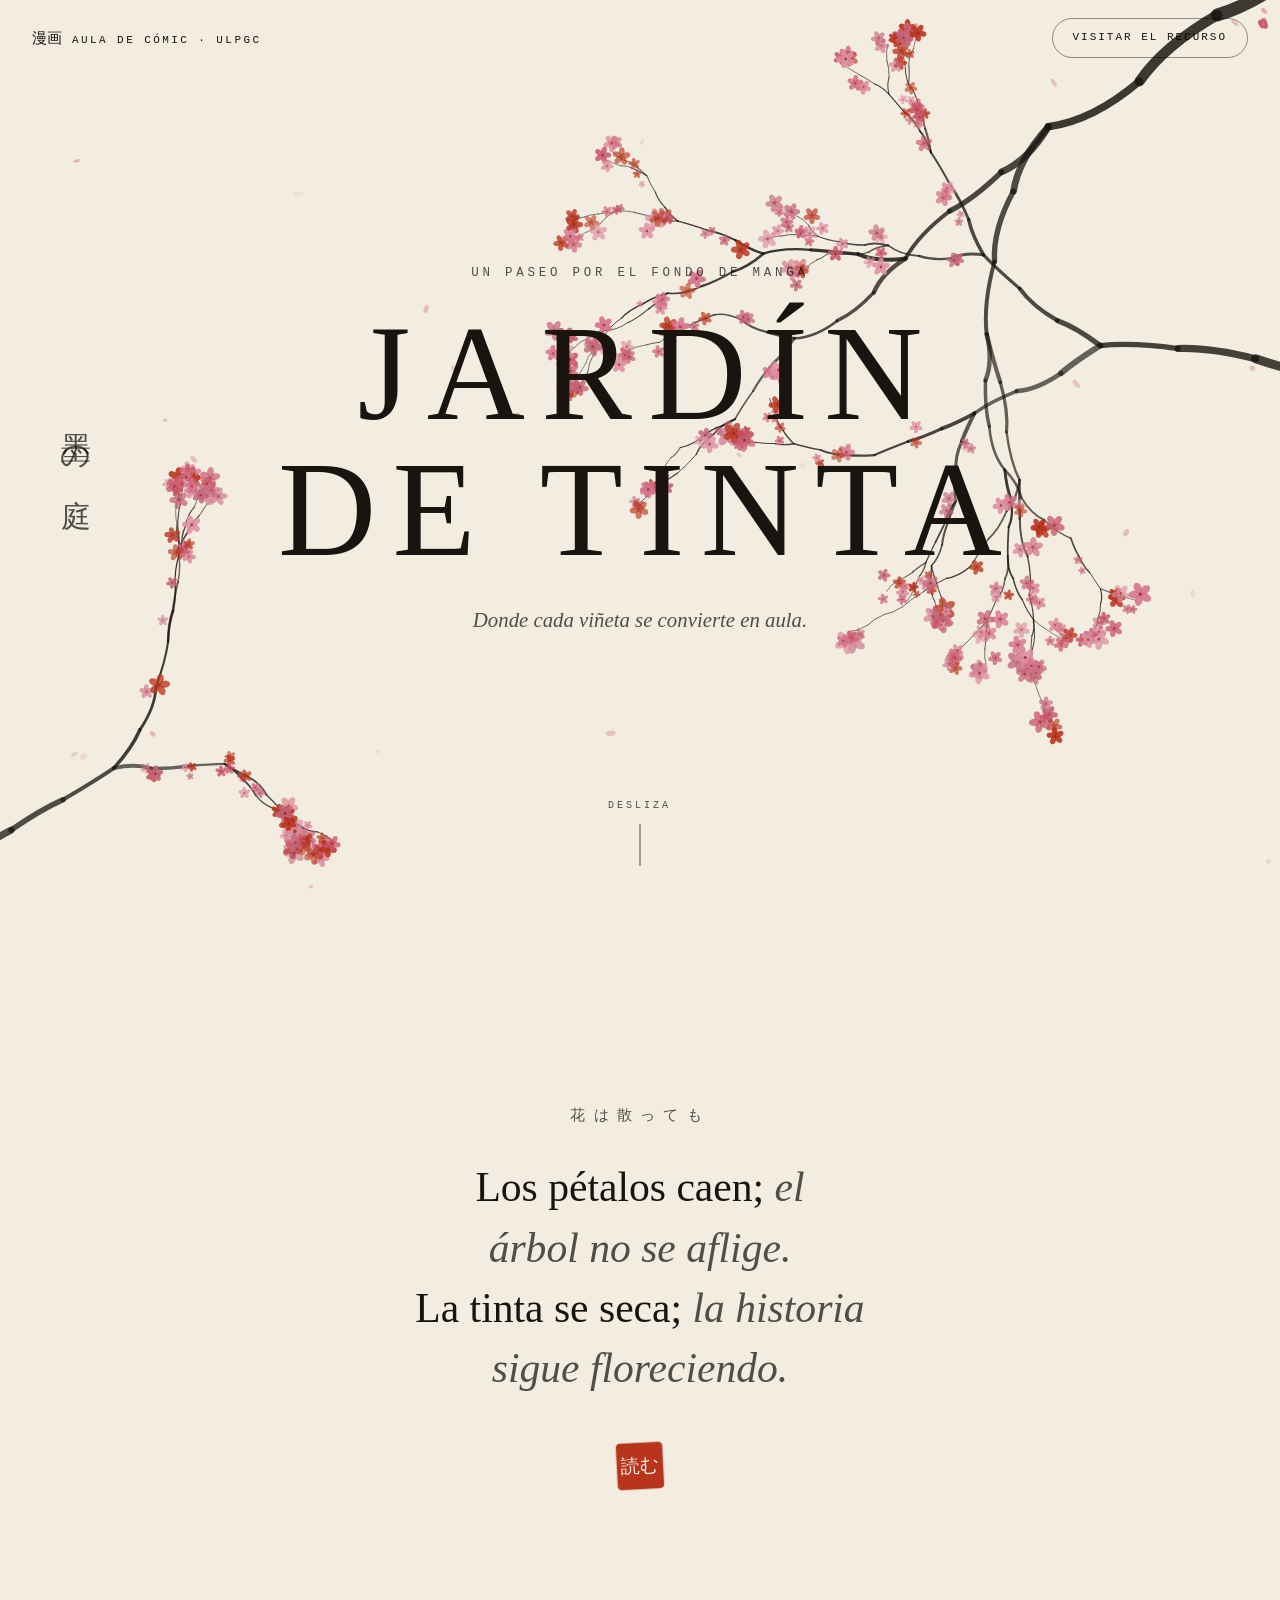
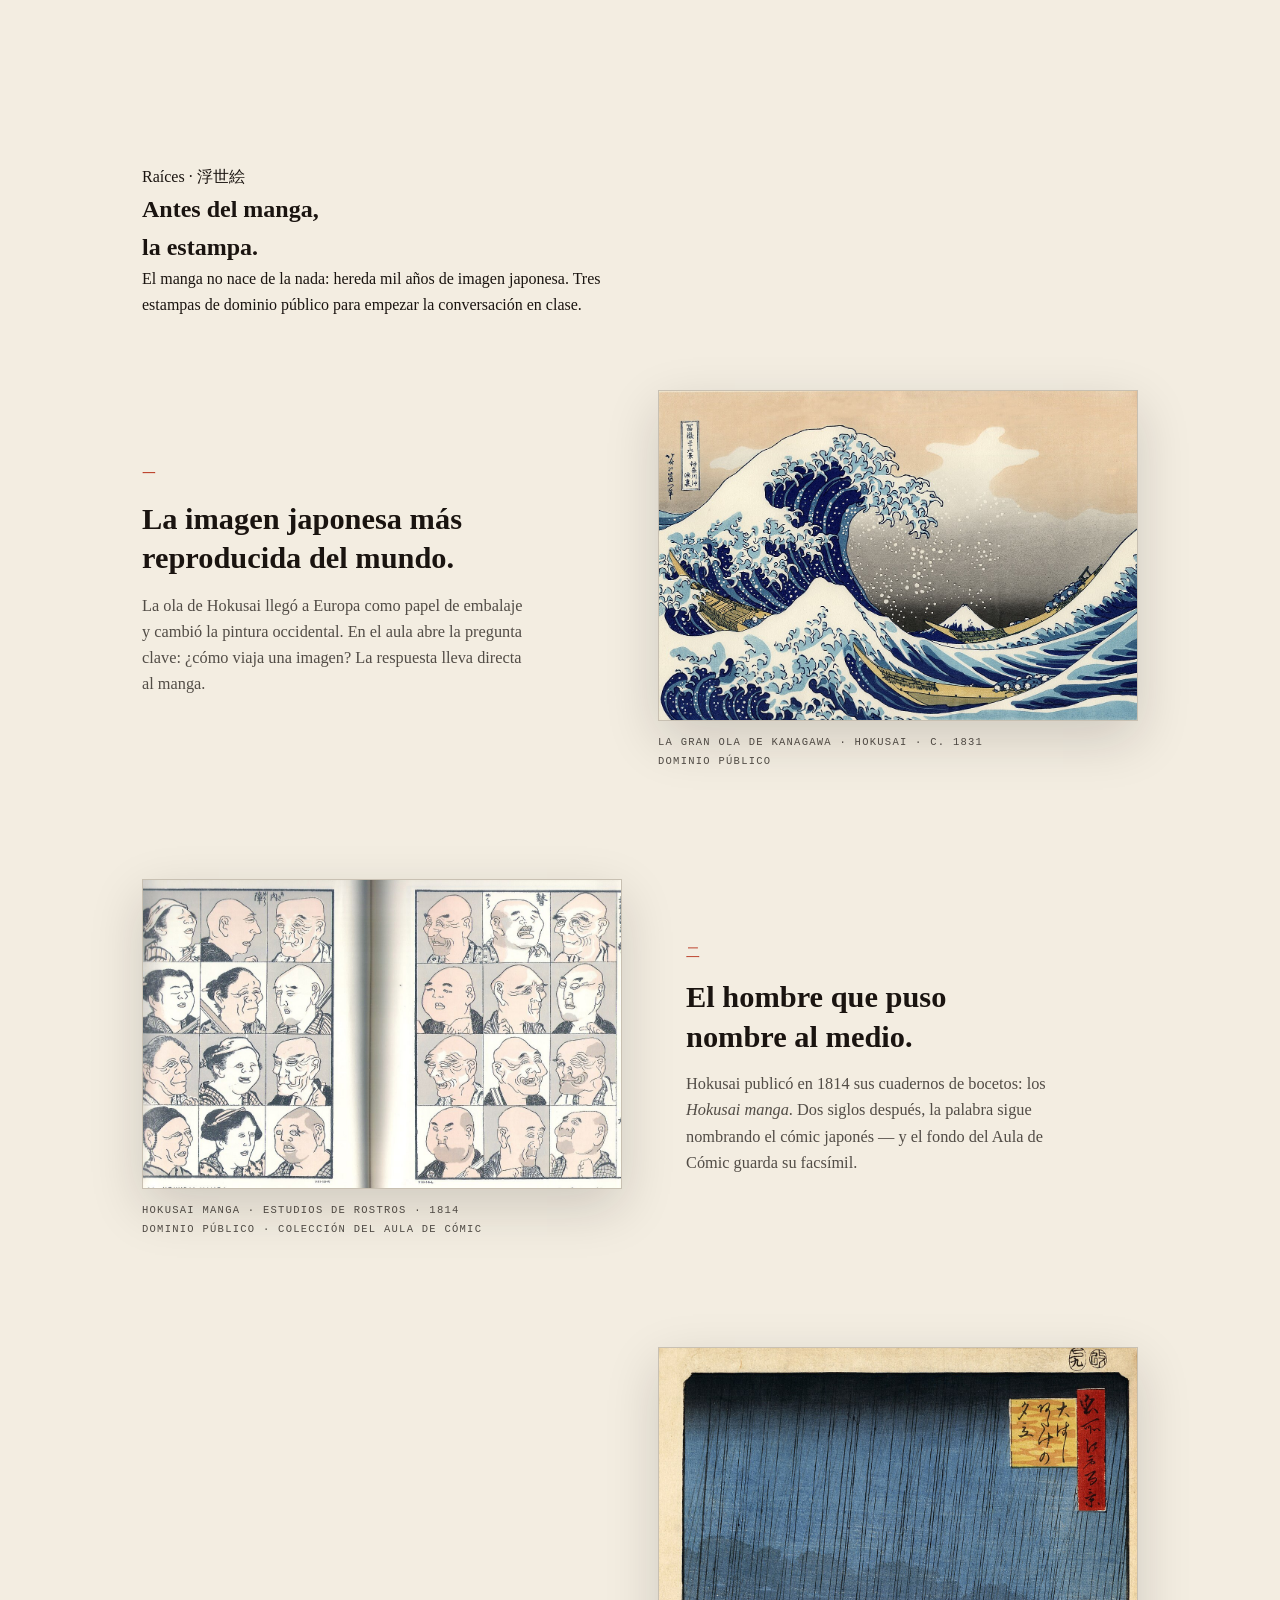
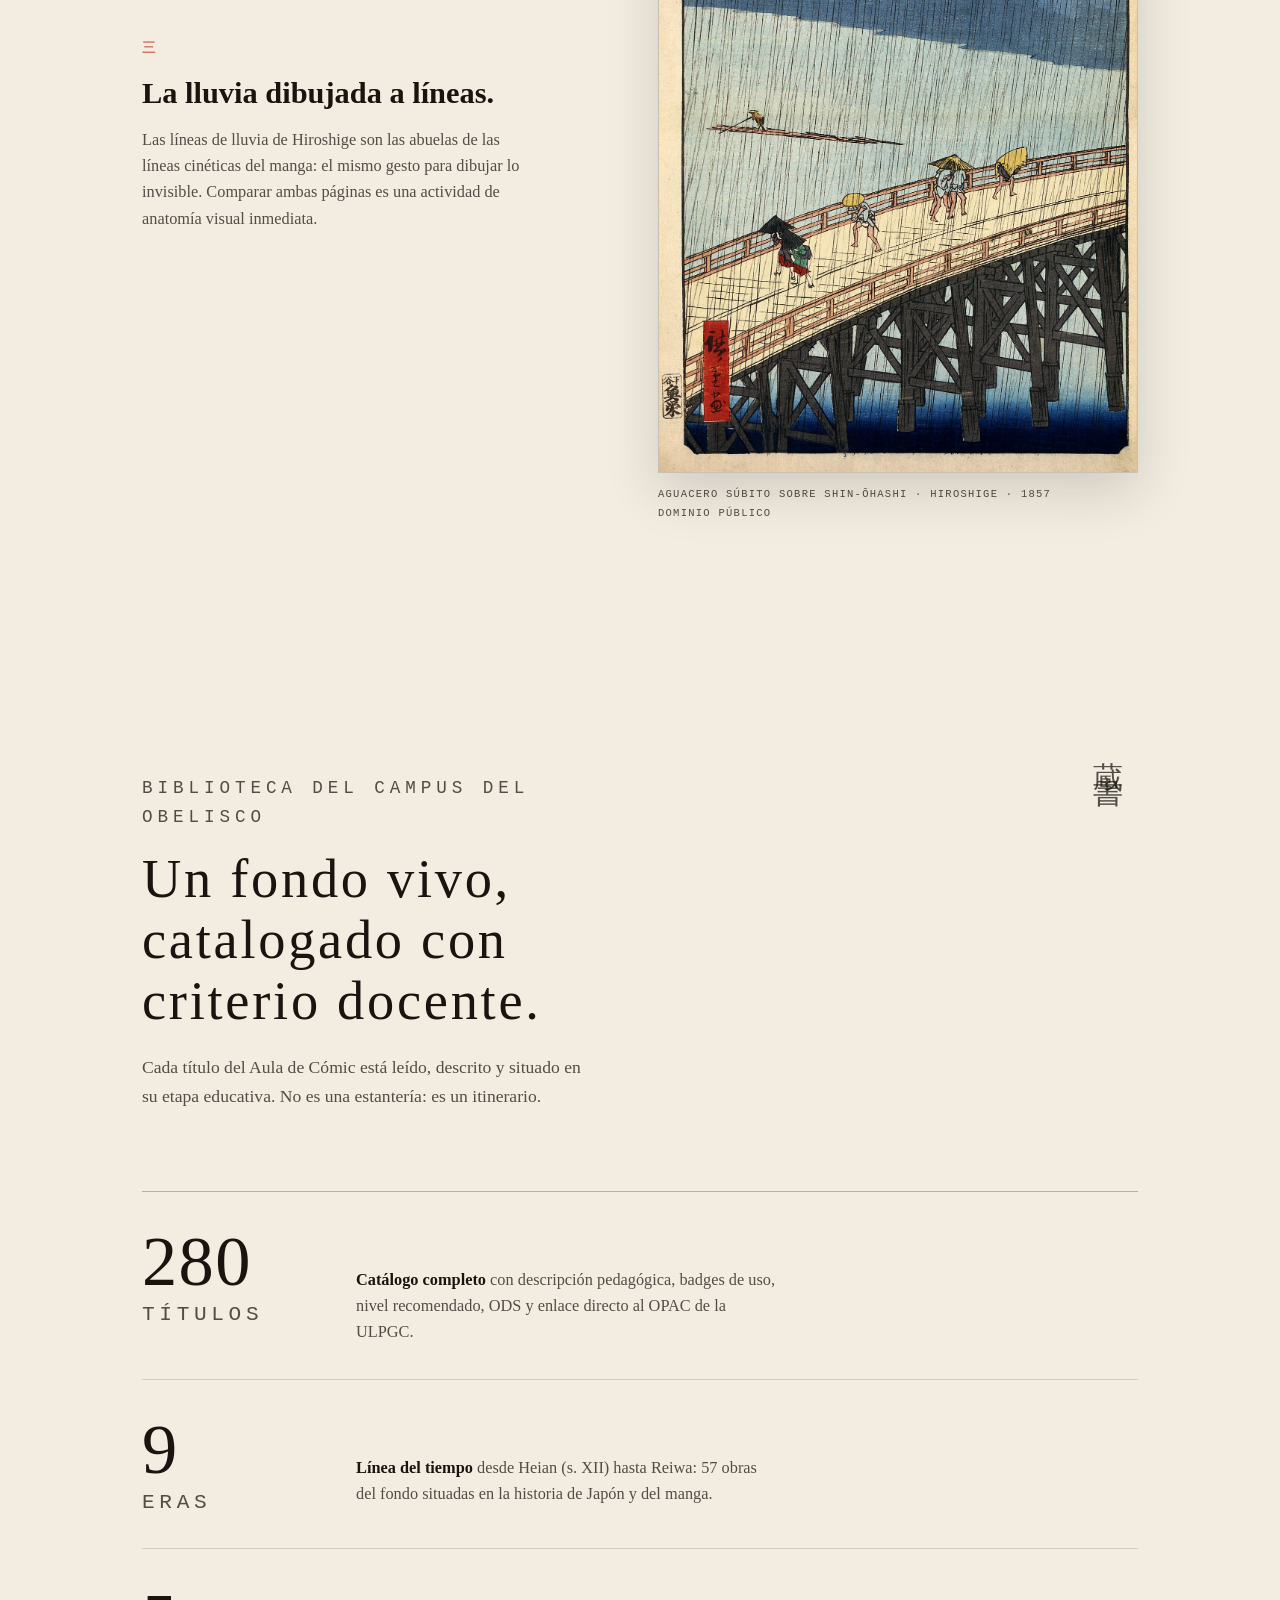
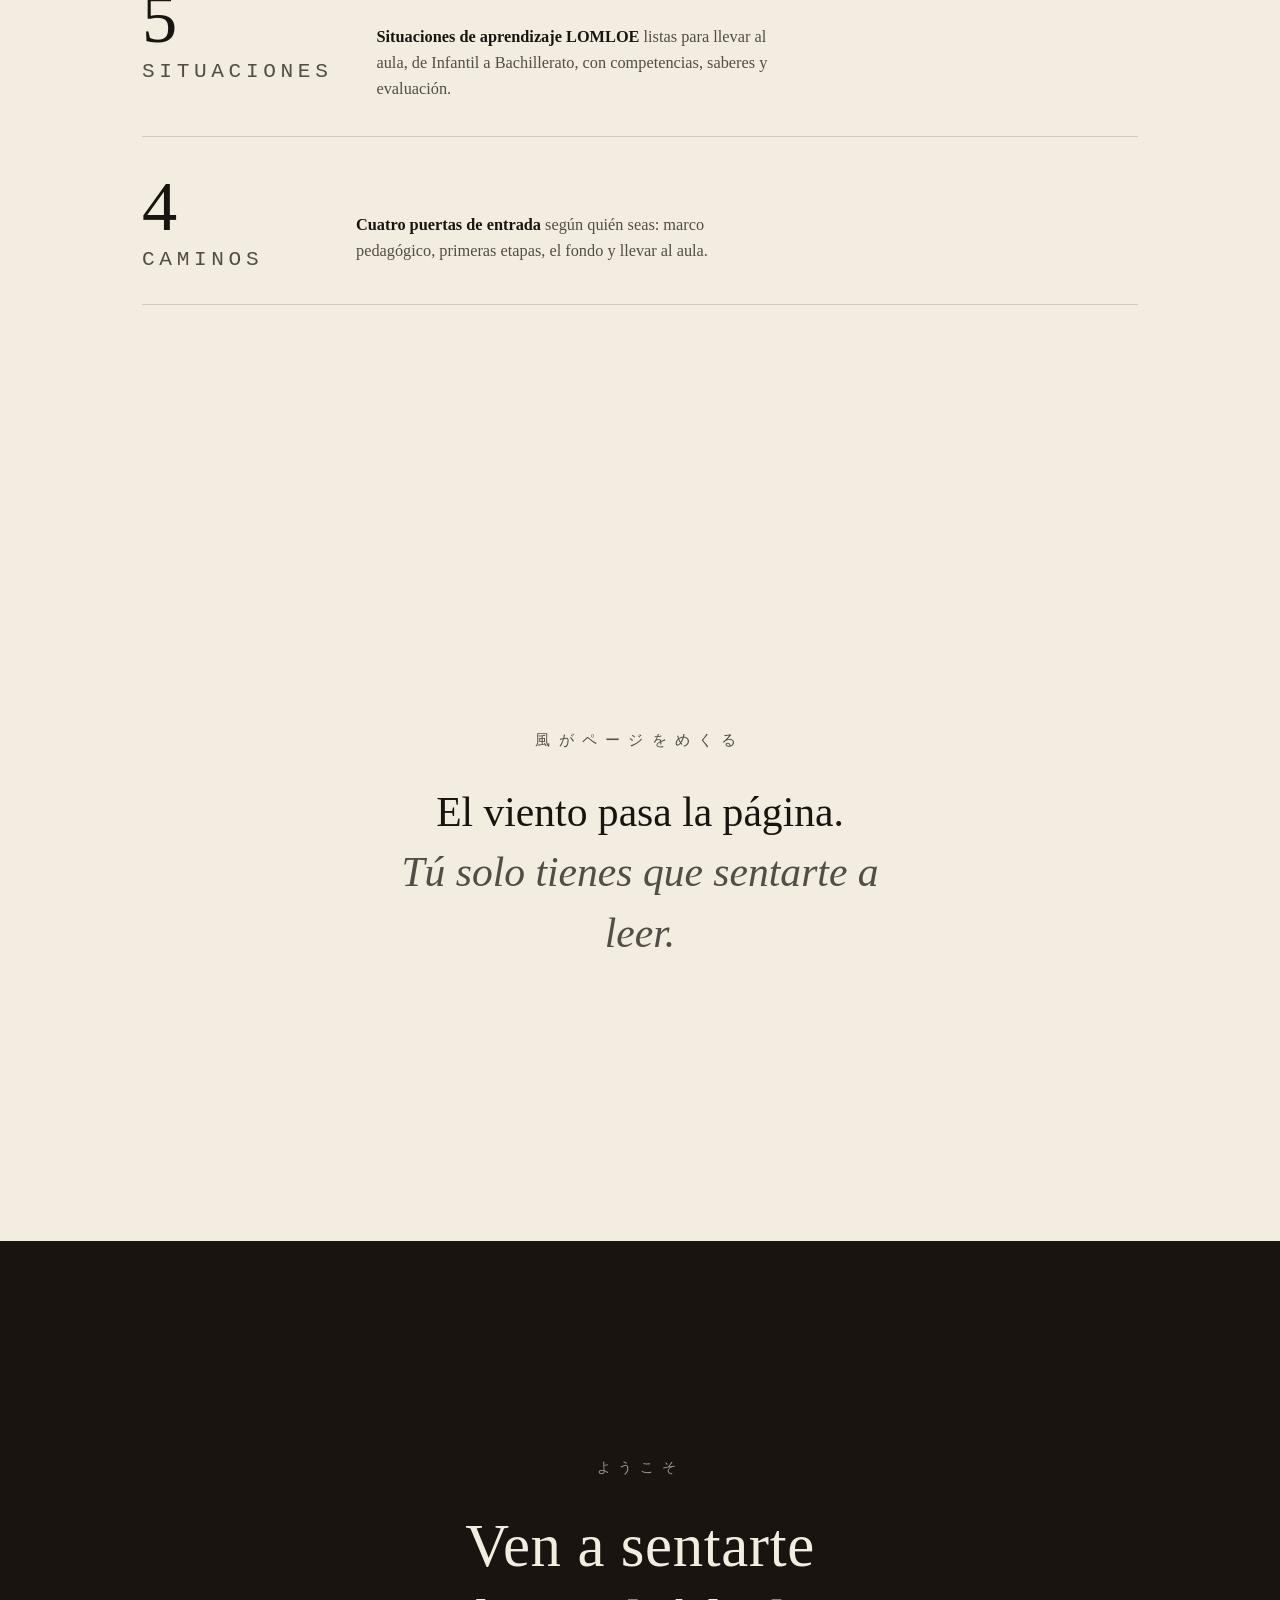
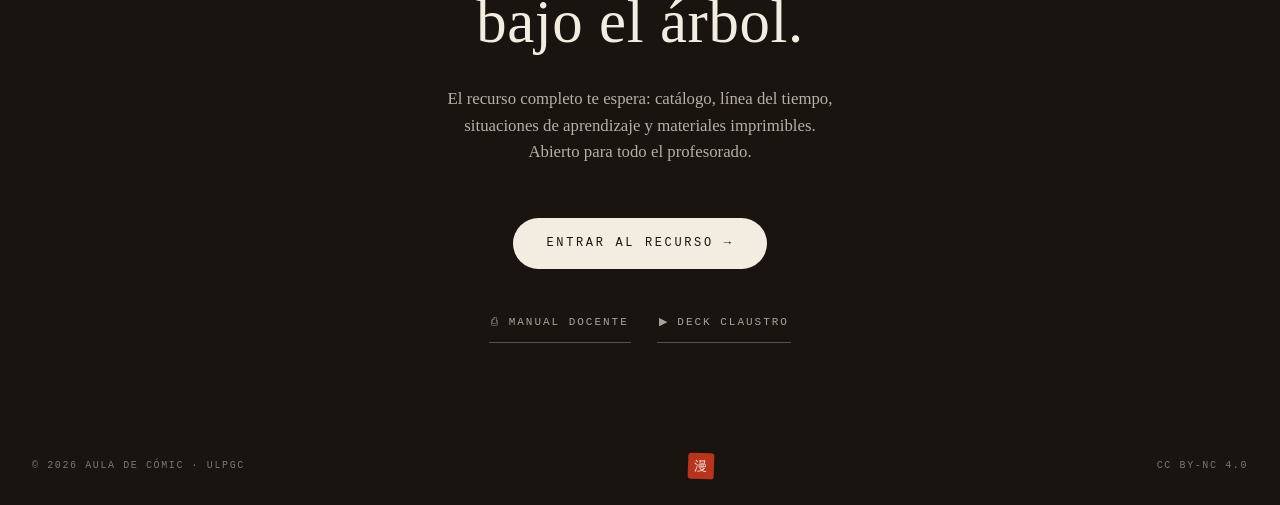
<file: _jardin-standalone-src.html>
<!DOCTYPE html>
<html lang="es">
<head>
<meta charset="UTF-8">
<meta name="viewport" content="width=device-width, initial-scale=1.0">
<meta name="description" content="Jardín de tinta — paseo narrativo por el fondo de manga del Aula de Cómic (ULPGC). Una invitación al recurso didáctico.">
<meta name="generator" content="Manga como recurso para el aula · v5.11">
<title>Jardín de tinta — Manga como recurso para el aula · ULPGC</title>
<link rel="icon" href="icons/icon.svg" type="image/svg+xml">
<style>
:root {
  --paper: #f3ede1;
  --paper2: #efe7d7;
  --ink: #1a1410;
  --ink-soft: rgba(26,20,16,.74);
  --red: #b8341d;
  --gold: #a8852d;
  --rosa: #c9556a;
  --serif: 'Shippori Mincho B1', Georgia, serif;
  --display: 'Cinzel', serif;
  --jp: 'Noto Serif JP', serif;
  --mono: 'JetBrains Mono', ui-monospace, monospace;
}
* { box-sizing: border-box; margin: 0; padding: 0; }
html { scroll-behavior: smooth; }
body {
  font-family: var(--serif);
  background: var(--paper);
  color: var(--ink);
  line-height: 1.6;
  overflow-x: hidden;
}

/* ── Canvas layers ── */
#ramaCanvas {
  position: absolute; inset: 0;
  width: 100%; height: 100%;
  display: block;
  pointer-events: none;
}
#petalosCanvas {
  position: fixed; inset: 0;
  width: 100vw; height: 100vh;
  pointer-events: none;
  z-index: 50;
}

/* ── Nav ── */
.jnav {
  position: fixed; top: 0; left: 0; right: 0;
  display: flex; align-items: center; justify-content: space-between;
  padding: 18px 32px;
  z-index: 100;
  mix-blend-mode: multiply;
}
.jnav .marca {
  display: flex; align-items: baseline; gap: 10px;
  font-family: var(--mono); font-size: 11px; letter-spacing: .22em;
  text-transform: uppercase; color: var(--ink);
  text-decoration: none;
}
.jnav .marca .kanji { font-family: var(--jp); font-size: 15px; letter-spacing: 0; }
.jnav .visitar {
  font-family: var(--mono); font-size: 11px; letter-spacing: .18em;
  text-transform: uppercase; color: var(--ink); text-decoration: none;
  border: 1px solid rgba(26,20,16,.45); border-radius: 999px;
  padding: 9px 20px;
  transition: background .25s, color .25s;
  min-height: 40px; display: inline-flex; align-items: center;
}
.jnav .visitar:hover, .jnav .visitar:focus-visible { background: var(--ink); color: var(--paper); }
.jnav.sobre-oscuro { mix-blend-mode: normal; }
.jnav.sobre-oscuro .marca, .jnav.sobre-oscuro .visitar { color: var(--paper); }
.jnav.sobre-oscuro .visitar { border-color: rgba(243,237,225,.5); }
.jnav.sobre-oscuro .visitar:hover { background: var(--paper); color: var(--ink); }

/* ── Hero ── */
.hero {
  position: relative;
  min-height: 100vh;
  display: grid; place-items: center;
  text-align: center;
  overflow: hidden;
}
.hero-inner { position: relative; z-index: 2; padding: 0 24px; }
.hero .eyebrow {
  font-family: var(--mono); font-size: 12.5px; letter-spacing: .3em;
  text-transform: uppercase; color: var(--ink-soft);
  margin-bottom: 22px;
}
.hero h1 {
  font-family: var(--display);
  font-weight: 500;
  font-size: clamp(3.4rem, 11vw, 8.5rem);
  letter-spacing: .12em;
  line-height: 1;
  margin-right: -.12em; /* compensa el tracking del último carácter */
}
.hero .lema {
  font-size: clamp(1.05rem, 2vw, 1.3rem);
  font-style: italic;
  color: var(--ink-soft);
  margin-top: 26px;
}
.hero .scroll-hint {
  position: absolute; bottom: 34px; left: 50%; transform: translateX(-50%);
  font-family: var(--mono); font-size: 10px; letter-spacing: .3em;
  text-transform: uppercase; color: var(--ink-soft);
  z-index: 2;
}
.hero .scroll-hint::after {
  content: ''; display: block; width: 1px; height: 42px;
  background: var(--ink-soft); margin: 10px auto 0;
  animation: hintFlow 2.4s ease-in-out infinite;
  transform-origin: top;
}
@keyframes hintFlow { 0%,100% { transform: scaleY(.4); opacity:.4 } 50% { transform: scaleY(1); opacity:1 } }

/* vertical kanji laterales */
.kanji-lateral {
  position: absolute; z-index: 2;
  font-family: var(--jp); writing-mode: vertical-rl;
  font-size: clamp(1.3rem, 2.4vw, 1.9rem); letter-spacing: .5em;
  color: var(--ink-soft);
}
.hero .kanji-lateral { left: clamp(16px, 4vw, 56px); top: 50%; transform: translateY(-50%); }

/* ── Secciones ── */
section { position: relative; }
.interludio {
  min-height: 88vh;
  display: grid; place-items: center;
  text-align: center;
  padding: 18vh 24px;
}
.interludio .jp-line {
  font-family: var(--jp); font-size: 15px; letter-spacing: .55em;
  color: var(--ink-soft); margin-bottom: 30px;
}
.interludio .verso {
  font-size: clamp(1.6rem, 4vw, 2.6rem);
  line-height: 1.45;
  max-width: 24ch;
  text-wrap: balance;
}
.interludio .verso em { font-style: italic; color: var(--ink-soft); }
.interludio .hanko {
  width: 46px; height: 46px; margin: 44px auto 0;
  background: var(--red); color: var(--paper);
  font-family: var(--jp); font-size: 19px; line-height: 1.15;
  display: grid; place-items: center;
  border-radius: 4px;
  box-shadow: 0 0 0 1px rgba(184,52,29,.25);
  rotate: -3deg;
}

/* ── El fondo (datos) ── */
.fondo {
  max-width: 1060px; margin: 0 auto;
  padding: 10vh 32px 16vh;
}
.fondo .fondo-head { max-width: 60ch; margin-bottom: 9vh; position: relative; }
.fondo .eyebrow {
  font-family: var(--mono); font-size: 12.5px; letter-spacing: .28em;
  text-transform: uppercase; color: var(--red); margin-bottom: 18px;
}
.fondo h2 {
  font-family: var(--display); font-weight: 500;
  font-size: clamp(2rem, 4.6vw, 3.4rem);
  letter-spacing: .05em; line-height: 1.12;
  margin-bottom: 22px;
}
.fondo .fondo-head p { color: var(--ink-soft); font-size: 1.1rem; max-width: 52ch; }
.fondo .kanji-lateral { right: clamp(8px, 3vw, 40px); top: 6vh; }

.cifras { display: grid; gap: 0; border-top: 1px solid rgba(26,20,16,.28); }
.cifra {
  display: grid;
  grid-template-columns: minmax(170px, max-content) 1fr;
  gap: 12px 44px; align-items: baseline;
  padding: 34px 0;
  border-bottom: 1px solid rgba(26,20,16,.16);
}
.cifra .n {
  display: flex; flex-direction: column; gap: 8px;
  font-family: var(--display); font-weight: 400;
  font-size: clamp(2.6rem, 6vw, 4.4rem);
  line-height: 1; letter-spacing: .02em;
  font-variant-numeric: tabular-nums;
}
.cifra .n small { font-size: .3em; letter-spacing: .22em; color: var(--ink-soft); font-family: var(--mono); text-transform: uppercase; }
.cifra .d { max-width: 52ch; color: var(--ink-soft); font-size: 1.02rem; }
.cifra .d strong { color: var(--ink); font-weight: 600; }

/* ── Cierre oscuro ── */
.cierre {
  background: var(--ink);
  color: var(--paper);
  min-height: 96vh;
  display: grid; place-items: center;
  text-align: center;
  padding: 20vh 24px 14vh;
  position: relative;
}
.cierre .jp-line {
  font-family: var(--jp); font-size: 14px; letter-spacing: .55em;
  color: rgba(243,237,225,.6); margin-bottom: 28px;
}
.cierre h2 {
  font-family: var(--serif); font-weight: 500;
  font-size: clamp(2.1rem, 5.4vw, 3.8rem);
  line-height: 1.25; letter-spacing: .01em;
  max-width: 22ch; text-wrap: balance;
  margin: 0 auto 26px;
}
.cierre p {
  color: rgba(243,237,225,.72);
  max-width: 46ch; margin: 0 auto 52px;
  font-size: 1.05rem;
}
.cierre .cta {
  display: inline-flex; align-items: center; gap: 10px;
  font-family: var(--mono); font-size: 12px; letter-spacing: .22em;
  text-transform: uppercase;
  color: var(--ink); background: var(--paper);
  text-decoration: none;
  border-radius: 999px; padding: 16px 34px;
  min-height: 44px;
  transition: transform .3s, box-shadow .3s;
}
.cierre .cta:hover, .cierre .cta:focus-visible { transform: translateY(-2px); box-shadow: 0 10px 30px rgba(0,0,0,.4); }
.cierre .secundarios {
  margin-top: 34px;
  display: flex; gap: 26px; justify-content: center; flex-wrap: wrap;
}
.cierre .secundarios a {
  font-family: var(--mono); font-size: 11px; letter-spacing: .18em;
  text-transform: uppercase;
  color: rgba(243,237,225,.66); text-decoration: none;
  border-bottom: 1px solid rgba(243,237,225,.28);
  padding: 6px 2px; min-height: 40px; display: inline-flex; align-items: center;
  transition: color .25s;
}
.cierre .secundarios a:hover { color: var(--paper); }
.cierre .pie {
  position: absolute; bottom: 26px; left: 0; right: 0;
  display: flex; justify-content: space-between; align-items: center;
  padding: 0 32px;
  font-family: var(--mono); font-size: 10px; letter-spacing: .16em;
  text-transform: uppercase; color: rgba(243,237,225,.45);
}
.cierre .pie .hanko-mini {
  width: 26px; height: 26px; background: var(--red); color: var(--paper);
  font-family: var(--jp); font-size: 13px;
  display: grid; place-items: center; border-radius: 3px; rotate: 2deg;
}

/* ── Hero: entrada escalonada + tinta que aparece ── */
#ramaCanvas { opacity: 0; transition: opacity 2.2s ease .15s; }
#ramaCanvas.arte-in { opacity: 1; }
@media (prefers-reduced-motion: no-preference) {
  .hero .eyebrow.rev { transition-delay: .25s; }
  .hero h1.rev { transition-delay: .55s; transition-duration: 1.4s; }
  .hero .lema.rev { transition-delay: 1.05s; }
  .hero .scroll-hint { opacity: 0; animation: hintIn 1s ease 1.8s forwards; }
  @keyframes hintIn { to { opacity: 1; } }
}
@media (prefers-reduced-motion: reduce) { #ramaCanvas { opacity: 1; transition: none; } }

/* ── Estampas ukiyo-e ── */
.estampas {
  max-width: 1060px; margin: 0 auto;
  padding: 8vh 32px 6vh;
}
.estampas .fondo-head { max-width: 60ch; margin-bottom: 8vh; }
.estampa {
  display: grid;
  grid-template-columns: minmax(280px, 480px) 1fr;
  gap: clamp(28px, 5vw, 72px);
  align-items: center;
  margin-bottom: 12vh;
}
.estampa:nth-child(even) { direction: rtl; }
.estampa:nth-child(even) > * { direction: ltr; }
.estampa figure { margin: 0; }
.estampa img {
  width: 100%; height: auto; display: block;
  border: 1px solid rgba(26,20,16,.18);
  box-shadow: 0 18px 50px rgba(26,20,16,.16);
  background: var(--paper2);
}
.estampa figcaption {
  font-family: var(--mono); font-size: 10.5px; letter-spacing: .12em;
  text-transform: uppercase; color: var(--ink-soft);
  margin-top: 12px; line-height: 1.8;
}
.estampa .est-num {
  font-family: var(--jp); font-size: 14px; letter-spacing: .4em;
  color: var(--red); margin-bottom: 14px;
}
.estampa h3 {
  font-family: var(--serif); font-weight: 600;
  font-size: clamp(1.4rem, 2.6vw, 1.9rem);
  line-height: 1.3; margin-bottom: 14px; max-width: 24ch;
}
.estampa p { color: var(--ink-soft); max-width: 48ch; font-size: 1.02rem; }
@media (max-width: 760px) {
  .estampa, .estampa:nth-child(even) { grid-template-columns: 1fr; direction: ltr; }
}

/* ── Reveals ── */
.rev { opacity: 1; transform: none; }
@media (prefers-reduced-motion: no-preference) {
  .rev { opacity: 0; transform: translateY(26px); transition: opacity 1s ease, transform 1s cubic-bezier(.22,.61,.36,1); }
  .rev.in { opacity: 1; transform: none; }
}
@media (prefers-reduced-motion: reduce) {
  #petalosCanvas { display: none; }
  html { scroll-behavior: auto; }
  .hero .scroll-hint::after { animation: none; }
}
@media (max-width: 640px) {
  .jnav { padding: 14px 18px; }
  .cifra { grid-template-columns: 1fr; gap: 8px; }
  .cierre .pie { flex-direction: column; gap: 10px; }
  .kanji-lateral { display: none; }
}
</style>
<template id="__bundler_thumbnail" data-bg-color="#f3ede1">
  <svg viewBox="0 0 120 80" xmlns="http://www.w3.org/2000/svg">
    <rect width="120" height="80" fill="#f3ede1"></rect>
    <rect x="49" y="26" width="22" height="22" rx="3" fill="#b8341d" transform="rotate(-3 60 37)"></rect>
    <text x="60" y="42" font-size="13" fill="#f3ede1" text-anchor="middle" font-family="serif">読む</text>
    <text x="60" y="66" font-size="7" fill="#1a1410" text-anchor="middle" font-family="serif" letter-spacing="2">JARDÍN DE TINTA</text>
  </svg>
</template>
</head>
<body>

<canvas id="petalosCanvas" aria-hidden="true"></canvas>

<nav class="jnav" id="jnav" aria-label="Navegación">
  <a class="marca" href="index.html"><span class="kanji">漫画</span> Aula de Cómic · ULPGC</a>
  <a class="visitar" href="recurso.html">Visitar el recurso</a>
</nav>

<!-- ══ HERO ══ -->
<section class="hero" id="hero" data-screen-label="Hero — Jardín de tinta">
  <canvas id="ramaCanvas" aria-hidden="true"></canvas>
  <span class="kanji-lateral" aria-hidden="true">墨の庭</span>
  <div class="hero-inner">
    <p class="eyebrow rev">Un paseo por el fondo de manga</p>
    <h1 class="rev">JARDÍN<br>DE TINTA</h1>
    <p class="lema rev">Donde cada viñeta se convierte en aula.</p>
  </div>
  <p class="scroll-hint" aria-hidden="true">Desliza</p>
</section>

<!-- ══ INTERLUDIO 1 ══ -->
<section class="interludio" data-screen-label="Interludio — pétalos">
  <div>
    <p class="jp-line rev" aria-hidden="true">花は散っても</p>
    <p class="verso rev">Los pétalos caen; <em>el árbol no se aflige.</em><br>
    La tinta se seca; <em>la historia sigue floreciendo.</em></p>
    <div class="hanko rev" aria-hidden="true">読む</div>
  </div>
</section>

<!-- ══ ESTAMPAS UKIYO-E ══ -->
<section class="estampas" data-screen-label="Estampas ukiyo-e">
  <div class="fondo-head">
    <p class="eyebrow rev">Raíces · 浮世絵</p>
    <h2 class="rev">Antes del manga,<br>la estampa.</h2>
    <p class="rev">El manga no nace de la nada: hereda mil años de imagen japonesa.
    Tres estampas de dominio público para empezar la conversación en clase.</p>
  </div>

  <div class="estampa rev">
    <figure>
      <img src="img/estampas/hokusai-gran-ola.jpg" alt="La gran ola de Kanagawa, xilografía de Hokusai: una ola gigante con espuma en forma de garras frente al monte Fuji" loading="lazy">
      <figcaption>La gran ola de Kanagawa · Hokusai · c. 1831<br>Dominio público</figcaption>
    </figure>
    <div>
      <p class="est-num" aria-hidden="true">一</p>
      <h3>La imagen japonesa más reproducida del mundo.</h3>
      <p>La ola de Hokusai llegó a Europa como papel de embalaje y cambió la pintura
      occidental. En el aula abre la pregunta clave: ¿cómo viaja una imagen?
      La respuesta lleva directa al manga.</p>
    </div>
  </div>

  <div class="estampa rev">
    <figure>
      <img src="img/estampas/hokusai-manga-rostros.jpg" alt="Página de los Hokusai manga: estudios de rostros y expresiones" loading="lazy">
      <figcaption>Hokusai manga · estudios de rostros · 1814<br>Dominio público · Colección del Aula de Cómic</figcaption>
    </figure>
    <div>
      <p class="est-num" aria-hidden="true">二</p>
      <h3>El hombre que puso nombre al medio.</h3>
      <p>Hokusai publicó en 1814 sus cuadernos de bocetos: los <em>Hokusai manga</em>.
      Dos siglos después, la palabra sigue nombrando el cómic japonés — y el fondo
      del Aula de Cómic guarda su facsímil.</p>
    </div>
  </div>

  <div class="estampa rev">
    <figure>
      <img src="img/estampas/hiroshige-lluvia.jpg" alt="Aguacero súbito sobre el puente Shin-Ōhashi y Atake, xilografía de Hiroshige: figuras cruzando un puente bajo líneas de lluvia" loading="lazy">
      <figcaption>Aguacero súbito sobre Shin-Ōhashi · Hiroshige · 1857<br>Dominio público</figcaption>
    </figure>
    <div>
      <p class="est-num" aria-hidden="true">三</p>
      <h3>La lluvia dibujada a líneas.</h3>
      <p>Las líneas de lluvia de Hiroshige son las abuelas de las líneas cinéticas
      del manga: el mismo gesto para dibujar lo invisible. Comparar ambas páginas
      es una actividad de anatomía visual inmediata.</p>
    </div>
  </div>
</section>

<!-- ══ EL FONDO ══ -->
<section class="fondo" data-screen-label="El fondo en cifras">
  <span class="kanji-lateral" aria-hidden="true">蔵書</span>
  <div class="fondo-head">
    <p class="eyebrow rev">Biblioteca del Campus del Obelisco</p>
    <h2 class="rev">Un fondo vivo,<br>catalogado con criterio docente.</h2>
    <p class="rev">Cada título del Aula de Cómic está leído, descrito y situado en su etapa educativa.
    No es una estantería: es un itinerario.</p>
  </div>
  <div class="cifras">
    <div class="cifra rev">
      <span class="n">280<small>títulos</small></span>
      <p class="d"><strong>Catálogo completo</strong> con descripción pedagógica, badges de uso,
      nivel recomendado, ODS y enlace directo al OPAC de la ULPGC.</p>
    </div>
    <div class="cifra rev">
      <span class="n">9<small>eras</small></span>
      <p class="d"><strong>Línea del tiempo</strong> desde Heian (s. XII) hasta Reiwa:
      57 obras del fondo situadas en la historia de Japón y del manga.</p>
    </div>
    <div class="cifra rev">
      <span class="n">5<small>situaciones</small></span>
      <p class="d"><strong>Situaciones de aprendizaje LOMLOE</strong> listas para llevar al aula,
      de Infantil a Bachillerato, con competencias, saberes y evaluación.</p>
    </div>
    <div class="cifra rev">
      <span class="n">4<small>caminos</small></span>
      <p class="d"><strong>Cuatro puertas de entrada</strong> según quién seas:
      marco pedagógico, primeras etapas, el fondo y llevar al aula.</p>
    </div>
  </div>
</section>

<!-- ══ INTERLUDIO 2 ══ -->
<section class="interludio" data-screen-label="Interludio — el viento">
  <div>
    <p class="jp-line rev" aria-hidden="true">風がページをめくる</p>
    <p class="verso rev">El viento pasa la página.<br><em>Tú solo tienes que sentarte a leer.</em></p>
  </div>
</section>

<!-- ══ CIERRE ══ -->
<section class="cierre" id="cierre" data-screen-label="Cierre — CTA">
  <div>
    <p class="jp-line rev" aria-hidden="true">ようこそ</p>
    <h2 class="rev">Ven a sentarte bajo el árbol.</h2>
    <p class="rev">El recurso completo te espera: catálogo, línea del tiempo, situaciones de
    aprendizaje y materiales imprimibles. Abierto para todo el profesorado.</p>
    <a class="cta rev" href="recurso.html">Entrar al recurso →</a>
    <div class="secundarios rev">
      <a href="manual-docente.html">⎙ Manual docente</a>
      <a href="deck-claustro.html">▶ Deck claustro</a>
    </div>
  </div>
  <div class="pie">
    <span>© 2026 Aula de Cómic · ULPGC</span>
    <span class="hanko-mini" aria-hidden="true">漫</span>
    <span>CC BY-NC 4.0</span>
  </div>
</section>

<script src="js/jardin-arte.js"></script>
<script src="js/jardin-scroll.js"></script>
</body>
</html>
</file>
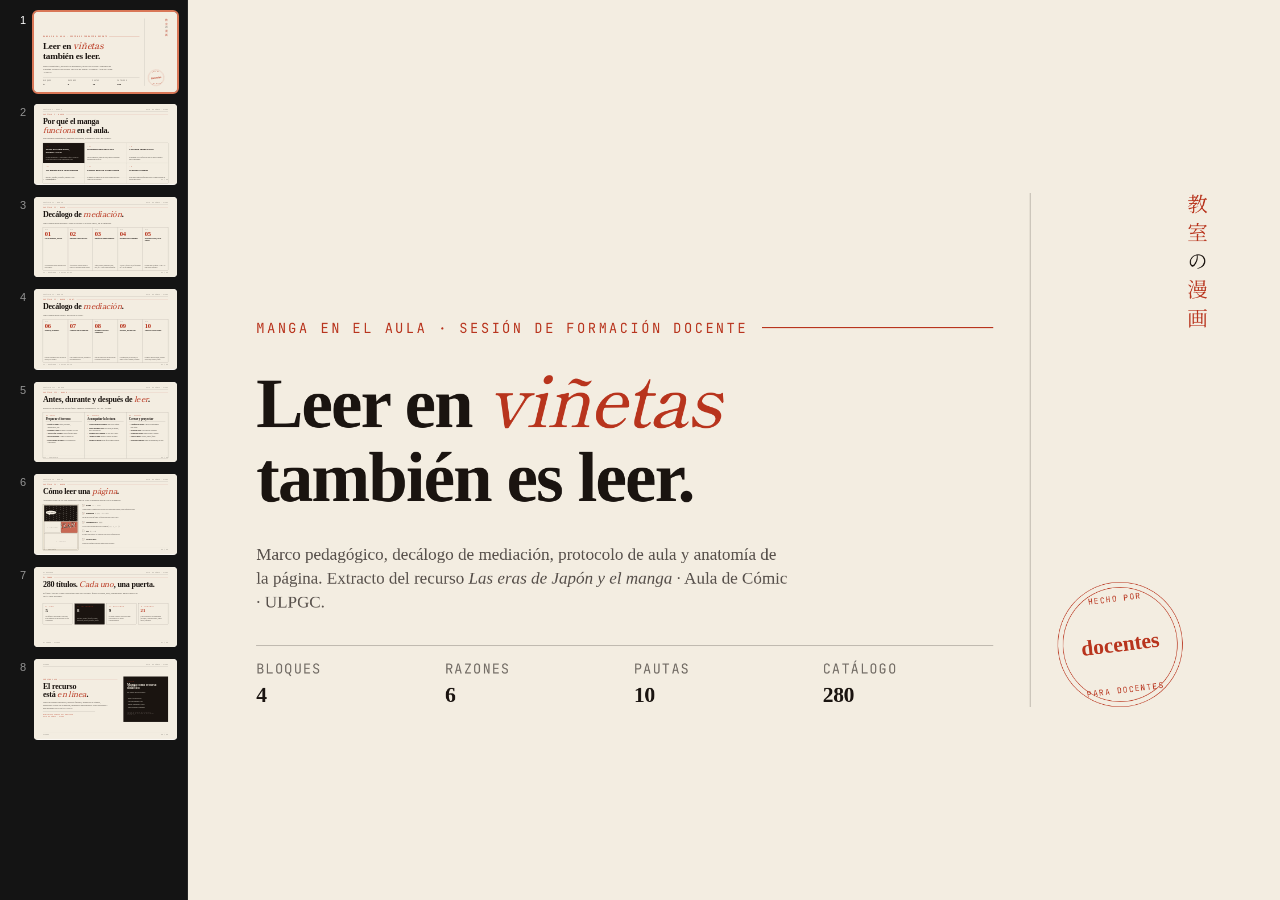
<file: deck-claustro.html>
﻿<!doctype html>
<html lang="es">
<head>
<meta charset="utf-8" />
<meta name="viewport" content="width=device-width, initial-scale=1.0">
<meta name="theme-color" content="#0e0a04">
<meta name="description" content="Sesión de formación docente sobre el manga como recurso didáctico: marco pedagógico, decálogo de mediación, protocolo de aula y anatomía de la página. Aula de Cómic · Biblioteca Campus del Obelisco · ULPGC.">
<meta name="author" content="Daniel Becerra Romero (Dir.) — Aula de Cómic, Facultad de Ciencias de la Educación, ULPGC">
<meta name="generator" content="Manga como recurso para el aula · v5.10">
<title>Manga en el aula — Sesión de formación docente · ULPGC</title>
<link rel="preconnect" href="https://fonts.googleapis.com">
<link rel="preconnect" href="https://fonts.gstatic.com" crossorigin>
<link href="https://fonts.googleapis.com/css2?family=Shippori+Mincho+B1:wght@400;500;600;700&family=Cinzel:wght@400;700&family=JetBrains+Mono:wght@400;500&family=Noto+Serif+JP:wght@400;700&display=swap" rel="stylesheet">
<style>
  :root {
    --paper: #f3ede1;
    --paper2: #ebe3d2;
    --ink: #1a1410;
    --red: #b8341d;
    --gold: #a8852d;
    --ed-serif: 'Shippori Mincho B1', Georgia, serif;
    --ed-mono:  'JetBrains Mono', ui-monospace, monospace;
    --ed-display:'Cinzel', serif;
    --soft: rgba(26, 20, 16, 0.12);
  }
  * { box-sizing: border-box; margin: 0; padding: 0; }

  deck-stage { background: var(--paper); }

  /* Cada slide: 1920×1080, fondo papel */
  section {
    width: 1920px;
    height: 1080px;
    background: var(--paper);
    color: var(--ink);
    font-family: var(--ed-serif);
    padding: 88px 120px;
    position: relative;
    overflow: hidden;
  }

  /* Cabecera/pie comunes */
  .s-head, .s-foot {
    position: absolute;
    left: 120px;
    right: 120px;
    font-family: var(--ed-mono);
    font-size: 18px;
    letter-spacing: 0.16em;
    text-transform: uppercase;
    color: rgba(26, 20, 16, 0.55);
    display: flex;
    justify-content: space-between;
    align-items: center;
  }
  .s-head { top: 56px; }
  .s-head::after {
    content: '';
    position: absolute;
    bottom: -16px;
    left: 0; right: 0;
    height: 1px;
    background: var(--ink);
  }
  .s-foot { bottom: 56px; }
  .s-foot::before {
    content: '';
    position: absolute;
    top: -16px;
    left: 0; right: 0;
    height: 1px;
    background: var(--soft);
  }

  /* COVER */
  .cover {
    display: grid;
    grid-template-columns: 1fr 320px;
    height: 100%;
    align-items: end;
    gap: 64px;
  }
  .cover-eyebrow {
    font-family: var(--ed-mono);
    font-size: 24px;
    letter-spacing: 0.2em;
    text-transform: uppercase;
    color: var(--red);
    display: flex;
    gap: 24px;
    align-items: center;
    margin-bottom: 40px;
  }
  .cover-eyebrow::after { content:''; flex:1; height:1.5px; background: var(--red); }
  .cover h1 {
    font-family: var(--ed-serif);
    font-weight: 600;
    font-size: 124px;
    line-height: 1.05;
    letter-spacing: -0.025em;
    margin-bottom: 48px;
    max-width: 1280px;
  }
  .cover h1 em { color: var(--red); font-style: italic; font-weight: 500; }
  .cover-lede {
    font-family: var(--ed-serif);
    font-size: 30px;
    line-height: 1.4;
    color: rgba(26,20,16,0.72);
    max-width: 980px;
    margin-bottom: 56px;
    text-wrap: pretty;
  }
  .cover-attr {
    border-top: 1px solid var(--ink);
    padding-top: 24px;
    font-family: var(--ed-mono);
    font-size: 24px;
    letter-spacing: 0.1em;
    text-transform: uppercase;
    color: rgba(26,20,16,0.6);
    display: grid;
    grid-template-columns: repeat(4, 1fr);
    gap: 32px;
  }
  .cover-attr strong {
    display: block;
    font-family: var(--ed-serif);
    font-size: 38px;
    color: var(--ink);
    margin-top: 8px;
    letter-spacing: -0.015em;
    text-transform: none;
    font-weight: 600;
  }
  .cover-side {
    display: flex;
    flex-direction: column;
    justify-content: space-between;
    padding-left: 48px;
    border-left: 1.5px solid var(--ink);
    height: 100%;
    align-self: stretch;
  }
  .tategaki {
    writing-mode: vertical-rl;
    font-family: 'Noto Serif JP', serif;
    font-size: 36px;
    letter-spacing: 0.4em;
    color: var(--red);
  }
  .stamp {
    width: 220px;
    height: 220px;
    border-radius: 50%;
    border: 1.5px solid var(--red);
    color: var(--red);
    display: grid;
    place-items: center;
    text-align: center;
    font-family: var(--ed-mono);
    font-size: 14px;
    letter-spacing: 0.18em;
    text-transform: uppercase;
    line-height: 1.5;
    transform: rotate(-7deg);
    position: relative;
  }
  .stamp::before {
    content:''; position: absolute; inset: 8px;
    border: 0.5px solid var(--red);
    border-radius: 50%;
  }
  .stamp strong {
    display: block;
    font-family: var(--ed-serif);
    font-size: 38px;
    margin: 6px 0;
    letter-spacing: -0.005em;
    color: var(--red);
    text-transform: none;
    font-weight: 600;
  }

  /* SLIDE HEADER (common, not cover) */
  .sec-eyebrow {
    font-family: var(--ed-mono);
    font-size: 20px;
    letter-spacing: 0.2em;
    text-transform: uppercase;
    color: var(--red);
    margin: 40px 0 18px;
    display: flex;
    gap: 20px;
    align-items: center;
  }
  .sec-eyebrow::after { content:''; flex:1; height: 1px; background: var(--red); }
  .sec-title {
    font-family: var(--ed-serif);
    font-weight: 600;
    font-size: 108px;
    line-height: 1.05;
    letter-spacing: -0.03em;
    margin-bottom: 32px;
    text-wrap: balance;
    max-width: 1500px;
  }
  .sec-title em { color: var(--red); font-style: italic; font-weight: 500; }
  .sec-kicker {
    font-family: var(--ed-serif);
    font-size: 30px;
    line-height: 1.4;
    color: rgba(26,20,16,0.7);
    max-width: 1300px;
    text-wrap: pretty;
  }

  /* SLIDE: title + grid */
  .grid-3x2 {
    display: grid;
    grid-template-columns: repeat(3, 1fr);
    grid-template-rows: repeat(2, 1fr);
    gap: 0;
    border: 1.5px solid var(--ink);
    margin-top: 40px;
    height: 540px;
    margin-bottom: 60px;
  }
  .grid-3x2 > div {
    padding: 36px 36px;
    border-right: 1px solid var(--ink);
    border-bottom: 1px solid var(--ink);
    background: var(--paper);
    display: flex;
    flex-direction: column;
    gap: 16px;
  }
  .grid-3x2 > div:nth-child(3n) { border-right: none; }
  .grid-3x2 > div:nth-last-child(-n+3) { border-bottom: none; }
  .grid-3x2 > div.featured { background: var(--ink); color: var(--paper); }
  .grid-3x2 > div.featured .gn { color: var(--red); }
  .grid-3x2 > div.featured .gb { color: rgba(243,237,225,0.78); }
  .gn {
    font-family: var(--ed-mono);
    font-size: 14px;
    letter-spacing: 0.18em;
    color: var(--red);
    text-transform: uppercase;
  }
  .gt {
    font-family: var(--ed-serif);
    font-weight: 600;
    font-size: 36px;
    line-height: 1.05;
    letter-spacing: -0.015em;
    text-wrap: balance;
  }
  .gb {
    font-family: var(--ed-serif);
    font-size: 20px;
    line-height: 1.45;
    color: rgba(26,20,16,0.75);
    margin-top: auto;
    text-wrap: pretty;
  }

  /* SLIDE: decálogo 5 cols x 1 */
  .dec-row {
    display: grid;
    grid-template-columns: repeat(5, 1fr);
    border: 1.5px solid var(--ink);
    margin-top: 40px;
    height: 580px;
  }
  .dec-row > div {
    padding: 28px 24px;
    border-right: 1px solid var(--ink);
    display: flex;
    flex-direction: column;
    gap: 18px;
  }
  .dec-row > div:last-child { border-right: none; }
  .dn {
    font-family: var(--ed-serif);
    font-weight: 600;
    font-size: 88px;
    line-height: 0.85;
    letter-spacing: -0.04em;
    color: var(--red);
  }
  .dn small {
    display: block;
    font-family: var(--ed-mono);
    font-size: 11px;
    color: var(--ink);
    opacity: 0.55;
    letter-spacing: 0.16em;
    text-transform: uppercase;
    margin-bottom: 4px;
    font-weight: 400;
  }
  .dt {
    font-family: var(--ed-serif);
    font-weight: 600;
    font-size: 24px;
    line-height: 1.15;
    letter-spacing: -0.005em;
  }
  .db {
    font-family: var(--ed-serif);
    font-size: 16px;
    line-height: 1.45;
    color: rgba(26,20,16,0.7);
    margin-top: auto;
  }

  /* SLIDE: protocolo 3 cols */
  .proto-3 {
    display: grid;
    grid-template-columns: 1fr 1fr 1fr;
    border: 1.5px solid var(--ink);
    margin-top: 36px;
    height: 620px;
  }
  .proto-3 > article {
    padding: 36px 36px;
    border-right: 1px solid var(--ink);
  }
  .proto-3 > article:last-child { border-right: none; }
  .pf {
    font-family: var(--ed-mono);
    font-size: 16px;
    letter-spacing: 0.18em;
    color: var(--red);
    text-transform: uppercase;
    margin-bottom: 10px;
  }
  .pt {
    font-family: var(--ed-serif);
    font-weight: 600;
    font-size: 42px;
    line-height: 1;
    letter-spacing: -0.02em;
    margin-bottom: 24px;
    padding-bottom: 18px;
    border-bottom: 1px solid var(--ink);
  }
  .proto-3 ul { list-style: none; display: flex; flex-direction: column; gap: 14px; }
  .proto-3 li {
    font-family: var(--ed-serif);
    font-size: 21px;
    line-height: 1.45;
    color: rgba(26,20,16,0.78);
    padding-left: 24px;
    position: relative;
    text-wrap: pretty;
  }
  .proto-3 li::before {
    content: '·';
    position: absolute;
    left: 0;
    color: var(--red);
    font-weight: 700;
    font-size: 32px;
    line-height: 0.5;
  }
  .proto-3 li strong { font-weight: 600; color: var(--ink); }

  /* SLIDE: anatomía */
  .anat-grid {
    display: grid;
    grid-template-columns: 480px 1fr;
    gap: 48px;
    margin-top: 36px;
    height: 620px;
  }
  .anat-pg {
    background: var(--paper2);
    border: 1.5px solid var(--ink);
    padding: 16px;
    display: grid;
    grid-template-columns: 1fr 1fr;
    grid-template-rows: 1fr 0.7fr 1fr;
    gap: 8px;
    position: relative;
  }
  .anat-pg > [data-area] {
    background: var(--paper);
    border: 1.5px solid var(--ink);
    position: relative;
    display: flex; align-items: center; justify-content: center;
    font-family: var(--ed-mono);
    font-size: 11px;
    letter-spacing: 0.14em;
    text-transform: uppercase;
    color: rgba(26,20,16,0.45);
  }
  .anat-pg [data-area="A"] { grid-column: 1/3; grid-row: 1; background: var(--ink); color: rgba(243,237,225,0.4); }
  .anat-pg [data-area="A"]::before {
    content: ''; position: absolute; inset: 0;
    background: repeating-linear-gradient(-75deg, transparent 0 6px, rgba(243,237,225,0.16) 6px 7px);
  }
  .anat-pg [data-area="B"] { grid-column: 1; grid-row: 2; }
  .anat-pg [data-area="C"] { grid-column: 2; grid-row: 2; background: var(--red); color: rgba(243,237,225,0.5); }
  .anat-pg [data-area="C"]::before {
    content: ''; position: absolute; inset: 0;
    background-image: radial-gradient(rgba(243,237,225,0.7) 1px, transparent 1.5px);
    background-size: 8px 8px;
    opacity: 0.4;
  }
  .anat-pg [data-area="D"] { grid-column: 1/3; grid-row: 3; }
  .anat-bub {
    position: absolute;
    top: 14%;
    left: 8%;
    background: var(--paper);
    color: var(--ink);
    border: 1.5px solid var(--ink);
    border-radius: 50%/60%;
    padding: 10px 18px;
    font-family: var(--ed-serif);
    font-size: 22px;
    z-index: 4;
  }
  .anat-bub::after {
    content: '';
    position: absolute;
    bottom: -10px;
    left: 28%;
    width: 14px;
    height: 14px;
    background: var(--paper);
    border-right: 1.5px solid var(--ink);
    border-bottom: 1.5px solid var(--ink);
    transform: rotate(45deg);
  }
  .anat-ono {
    position: absolute;
    top: 38%;
    right: 9%;
    font-family: 'Cinzel', serif;
    font-weight: 700;
    font-size: 78px;
    color: var(--paper);
    -webkit-text-stroke: 2px var(--ink);
    text-shadow: 6px 6px 0 var(--red);
    transform: rotate(-7deg);
    z-index: 4;
    text-transform: uppercase;
  }
  .anat-legend { display: flex; flex-direction: column; gap: 20px; }
  .anat-leg-item {
    display: grid;
    grid-template-columns: auto 1fr;
    gap: 18px;
    align-items: baseline;
    padding-bottom: 14px;
    border-bottom: 1px dotted var(--soft);
  }
  .anat-leg-item:last-child { border-bottom: none; }
  .anat-leg-mark {
    font-family: var(--ed-mono);
    font-size: 14px;
    letter-spacing: 0.12em;
    color: var(--red);
    border: 1px solid var(--ink);
    padding: 4px 10px;
    background: var(--paper);
    align-self: start;
  }
  .anat-leg-name {
    font-family: var(--ed-serif);
    font-weight: 600;
    font-size: 26px;
    letter-spacing: -0.01em;
  }
  .anat-leg-name small {
    font-family: 'Noto Serif JP', serif;
    font-weight: 400;
    font-size: 18px;
    color: rgba(26,20,16,0.55);
    margin-left: 10px;
  }
  .anat-leg-d {
    grid-column: 1 / -1;
    font-family: var(--ed-serif);
    font-size: 18px;
    line-height: 1.45;
    color: rgba(26,20,16,0.72);
    margin-top: 6px;
    text-wrap: pretty;
  }

  /* CIERRE */
  .cierre {
    display: grid;
    grid-template-columns: 1fr 600px;
    gap: 80px;
    height: 100%;
    align-items: center;
  }
  .cierre h2 {
    font-family: var(--ed-serif);
    font-weight: 600;
    font-size: 108px;
    line-height: 0.95;
    letter-spacing: -0.025em;
    margin-bottom: 32px;
    text-wrap: balance;
  }
  .cierre h2 em { color: var(--red); font-style: italic; font-weight: 500; }
  .cierre p {
    font-family: var(--ed-serif);
    font-size: 28px;
    line-height: 1.45;
    color: rgba(26,20,16,0.72);
    max-width: 900px;
    margin-bottom: 28px;
    text-wrap: pretty;
  }
  .cierre-card {
    background: var(--ink);
    color: var(--paper);
    padding: 56px 48px;
    align-self: center;
  }
  .cierre-card .cap {
    font-family: var(--ed-mono);
    font-size: 14px;
    letter-spacing: 0.2em;
    text-transform: uppercase;
    color: var(--red);
    margin-bottom: 18px;
  }
  .cierre-card h3 {
    font-family: var(--ed-serif);
    font-weight: 600;
    font-size: 44px;
    line-height: 1;
    margin-bottom: 18px;
  }
  .cierre-card ul { list-style: none; margin-top: 18px; padding-top: 18px; border-top: 1px solid rgba(243,237,225,0.18); }
  .cierre-card li {
    font-family: var(--ed-serif);
    font-size: 22px;
    line-height: 1.6;
    color: rgba(243,237,225,0.85);
  }
  .cierre-card li::before {
    content: '·  ';
    color: var(--red);
    font-weight: 700;
  }
</style>
</head>
<body>

<deck-stage>

  <!-- ════════ 01 · COVER ════════ -->
  <section data-screen-label="01 Portada">
    <div class="cover">
      <div>
        <div class="cover-eyebrow">Manga en el aula · Sesión de formación docente</div>
        <h1>Leer en <em>viñetas</em><br/>también es leer.</h1>
        <p class="cover-lede">Marco pedagógico, decálogo de mediación, protocolo de aula y anatomía de la página. Extracto del recurso <em>Las eras de Japón y el manga</em> · Aula de Cómic · ULPGC.</p>
        <div class="cover-attr">
          <div>Bloques<strong>4</strong></div>
          <div>Razones<strong>6</strong></div>
          <div>Pautas<strong>10</strong></div>
          <div>Catálogo<strong>280</strong></div>
        </div>
      </div>
      <aside class="cover-side">
        <div class="tategaki">教室<span style="color:var(--ink)">の</span>漫画</div>
        <div class="stamp">
          Hecho por
          <strong>docentes</strong>
          para docentes
        </div>
      </aside>
    </div>
  </section>

  <!-- ════════ 02 · POR QUÉ ════════ -->
  <section data-screen-label="02 Por qué">
    <div class="s-head"><span>Capítulo I · Marco</span><span>Aula de Cómic · ULPGC</span></div>
    <div class="sec-eyebrow">Capítulo I · Marco</div>
    <h2 class="sec-title">Por qué el manga <em>funciona</em> en el aula.</h2>
    <p class="sec-kicker">Seis razones pedagógicas, ninguna decorativa, sostienen el resto del recurso.</p>
    <div class="grid-3x2">
      <div class="featured">
        <div class="gn">— 01</div>
        <div class="gt">Doble decodificación, imagen y texto</div>
        <p class="gb">Lectura multimodal — exactamente lo que el currículo LOMLOE reconoce como competencia clave.</p>
      </div>
      <div>
        <div class="gn">— 02</div>
        <div class="gt">Densidad narrativa alta</div>
        <p class="gb">Saltos temporales, puntos de vista, símbolo recurrente. Entrena músculo lector.</p>
      </div>
      <div>
        <div class="gn">— 03</div>
        <div class="gt">Cercanía cultural real</div>
        <p class="gb">El alumnado ya lo lee fuera del aula. El aula lo enseña a leerlo críticamente.</p>
      </div>
      <div>
        <div class="gn">— 04</div>
        <div class="gt">Un manga para cada materia</div>
        <p class="gb">Histórico, científico, biográfico, intimista. Ocho usos pedagógicos.</p>
      </div>
      <div>
        <div class="gn">— 05</div>
        <div class="gt">Puente hacia la lectura larga</div>
        <p class="gb">El manga no compite con la novela: prepara para ella. Hábito lector sostenido.</p>
      </div>
      <div>
        <div class="gn">— 06</div>
        <div class="gt">Trabaja la elipsis</div>
        <p class="gb">El <em>ma</em> entre viñetas es inferencia activa. La mejor escuela de lectura entre líneas.</p>
      </div>
    </div>
    <div class="s-foot"><span>I · Por qué</span><span>02 / 08</span></div>
  </section>

  <!-- ════════ 03 · DECÁLOGO 1 ════════ -->
  <section data-screen-label="03 Decálogo I">
    <div class="s-head"><span>Capítulo II · Marco</span><span>Aula de Cómic · ULPGC</span></div>
    <div class="sec-eyebrow">Capítulo II · Marco</div>
    <h2 class="sec-title">Decálogo de <em>mediación</em>.</h2>
    <p class="sec-kicker">Cinco pautas para preparar y abrir la lectura. Las otras cinco, en la siguiente.</p>
    <div class="dec-row">
      <div>
        <div class="dn"><small>Pauta</small>01</div>
        <div class="dt">Lee tú primero, entera.</div>
        <p class="db">No selecciones un capítulo sin haber leído el tomo completo.</p>
      </div>
      <div>
        <div class="dn"><small>Pauta</small>02</div>
        <div class="dt">Encuadra antes de leer.</div>
        <p class="db">Avisa del tema y pacta un acuerdo de respeto. La advertencia sostiene la lectura.</p>
      </div>
      <div>
        <div class="dn"><small>Pauta</small>03</div>
        <div class="dt">Enseña el código primero.</div>
        <p class="db">Viñeta, bocadillo, onomatopeya, líneas, calle, RTL — antes de pedir interpretación.</p>
      </div>
      <div>
        <div class="dn"><small>Pauta</small>04</div>
        <div class="dt">Pregunta por la imagen.</div>
        <p class="db">"¿Qué se ve, qué no se ve, por qué dibujado así?". No solo argumento.</p>
      </div>
      <div>
        <div class="dn"><small>Pauta</small>05</div>
        <div class="dt">Trabaja la calle, no la viñeta.</div>
        <p class="db">El espacio entre dos viñetas — el <em>ma</em> — es donde ocurre la inferencia.</p>
      </div>
    </div>
    <div class="s-foot"><span>II · Decálogo · pautas 01—05</span><span>03 / 08</span></div>
  </section>

  <!-- ════════ 04 · DECÁLOGO 2 ════════ -->
  <section data-screen-label="04 Decálogo II">
    <div class="s-head"><span>Capítulo II · Marco</span><span>Aula de Cómic · ULPGC</span></div>
    <div class="sec-eyebrow">Capítulo II · Marco — cont.</div>
    <h2 class="sec-title">Decálogo de <em>mediación</em>.</h2>
    <p class="sec-kicker">Cinco pautas para cerrar y proyectar lo leído.</p>
    <div class="dec-row">
      <div>
        <div class="dn"><small>Pauta</small>06</div>
        <div class="dt">Modera, no opines.</div>
        <p class="db">Devuelve la pregunta al grupo. Tu lectura es una más, no la canónica.</p>
      </div>
      <div>
        <div class="dn"><small>Pauta</small>07</div>
        <div class="dt">Conecta con lo conocido.</div>
        <p class="db">Cruza el manga con un texto, una imagen o una experiencia previa.</p>
      </div>
      <div>
        <div class="dn"><small>Pauta</small>08</div>
        <div class="dt">Permite la lectura voluntaria.</div>
        <p class="db">Selección visible en aula sin tarea asociada. La animación lectora no obliga.</p>
      </div>
      <div>
        <div class="dn"><small>Pauta</small>09</div>
        <div class="dt">Produce, no solo leas.</div>
        <p class="db">Una página propia, un storyboard, un análisis. Lo que se compone, se entiende.</p>
      </div>
      <div>
        <div class="dn"><small>Pauta</small>10</div>
        <div class="dt">Vuelve al texto clásico.</div>
        <p class="db">El manga es puerta de entrada, no destino. Salta al libro, al ensayo, al filme.</p>
      </div>
    </div>
    <div class="s-foot"><span>II · Decálogo · pautas 06—10</span><span>04 / 08</span></div>
  </section>

  <!-- ════════ 05 · PROTOCOLO ════════ -->
  <section data-screen-label="05 Protocolo">
    <div class="s-head"><span>Capítulo III · Marco</span><span>Aula de Cómic · ULPGC</span></div>
    <div class="sec-eyebrow">Capítulo III · Marco</div>
    <h2 class="sec-title">Antes, durante y después de <em>leer</em>.</h2>
    <p class="sec-kicker">Protocolo de mediación en tres fases. Tiempos orientativos: 15 / 25 / 10 min.</p>
    <div class="proto-3">
      <article>
        <div class="pf">01 · Antes</div>
        <h3 class="pt">Preparar el terreno</h3>
        <ul>
          <li><strong>Enseña el código.</strong> Viñeta, bocadillo, onomatopeya, RTL.</li>
          <li><strong>Encuadra el tema.</strong> Nombra lo sensible si lo hay.</li>
          <li><strong>Activa lo que ya saben.</strong> Cruza referentes antes.</li>
          <li><strong>Fija un propósito.</strong> "Vamos a observar X".</li>
          <li><strong>Pacta acuerdo de respeto.</strong> La conversación lo necesitará.</li>
        </ul>
      </article>
      <article>
        <div class="pf">02 · Durante</div>
        <h3 class="pt">Acompañar la lectura</h3>
        <ul>
          <li><strong>Lectura silenciosa primero.</strong> Marca dos viñetas.</li>
          <li><strong>Parar en página clave.</strong> Proyectada, en grande, abre conversación.</li>
          <li><strong>Pregunta por la imagen.</strong> No solo por el texto.</li>
          <li><strong>Atiende el ritmo.</strong> Regula el tempo del grupo.</li>
          <li><strong>Permite el silencio.</strong> Deja que la página resuene.</li>
        </ul>
      </article>
      <article>
        <div class="pf">03 · Después</div>
        <h3 class="pt">Cerrar y proyectar</h3>
        <ul>
          <li><strong>Coloquio en círculo.</strong> Cada lector argumenta una viñeta.</li>
          <li><strong>Escritura breve.</strong> Tres líneas en cuaderno.</li>
          <li><strong>Producción visual.</strong> Página propia o análisis.</li>
          <li><strong>Salto al clásico.</strong> Novela, ensayo, filme.</li>
          <li><strong>Evaluación honesta.</strong> Diana de aprendizaje, no nota.</li>
        </ul>
      </article>
    </div>
    <div class="s-foot"><span>III · Protocolo</span><span>05 / 08</span></div>
  </section>

  <!-- ════════ 06 · ANATOMÍA ════════ -->
  <section data-screen-label="06 Anatomía">
    <div class="s-head"><span>Capítulo IV · Marco</span><span>Aula de Cómic · ULPGC</span></div>
    <div class="sec-eyebrow">Capítulo IV · Marco</div>
    <h2 class="sec-title">Cómo leer una <em>página</em>.</h2>
    <p class="sec-kicker">Anatomía visual de los seis elementos básicos. Para la primera sesión con el alumnado.</p>
    <div class="anat-grid">
      <figure class="anat-pg" role="img" aria-label="Página manga esquemática">
        <div data-area="A">A · Líneas cinéticas</div>
        <div data-area="B">B · Viñeta neutra</div>
        <div data-area="C">C · Trama (halftone)</div>
        <div data-area="D">D · Resolución</div>
        <div class="anat-bub">«¿Lo ves?»</div>
        <div class="anat-ono">¡ZAS!</div>
      </figure>
      <div class="anat-legend">
        <div class="anat-leg-item">
          <span class="anat-leg-mark">A</span>
          <span class="anat-leg-name">Koma <small>コマ — viñeta</small></span>
          <p class="anat-leg-d">Unidad mínima. Su tamaño marca el ritmo: una a página entera detiene; cuatro pequeñas aceleran.</p>
        </div>
        <div class="anat-leg-item">
          <span class="anat-leg-mark">B</span>
          <span class="anat-leg-name">Fukidashi <small>吹き出し — bocadillo</small></span>
          <p class="anat-leg-d">Más de una docena de formas. La forma cuenta tanto como el texto.</p>
        </div>
        <div class="anat-leg-item">
          <span class="anat-leg-mark">C</span>
          <span class="anat-leg-name">Onomatopeya <small>擬音語</small></span>
          <p class="anat-leg-d">No solo ruidos: también emociones y ambientes (ドキドキ, シーン).</p>
        </div>
        <div class="anat-leg-item">
          <span class="anat-leg-mark">·</span>
          <span class="anat-leg-name">Ma <small>間 — calle</small></span>
          <p class="anat-leg-d">El espacio entre viñetas. La «clausura» de McCloud. Inferencia activa.</p>
        </div>
        <div class="anat-leg-item">
          <span class="anat-leg-mark">↩</span>
          <span class="anat-leg-name">Lectura RTL</span>
          <p class="anat-leg-d">De derecha a izquierda. Editorial original respeta el sentido.</p>
        </div>
      </div>
    </div>
    <div class="s-foot"><span>IV · Anatomía</span><span>06 / 08</span></div>
  </section>

  <!-- ════════ 07 · EL FONDO ════════ -->
  <section data-screen-label="07 El fondo">
    <div class="s-head"><span>El recurso</span><span>Aula de Cómic · ULPGC</span></div>
    <div class="sec-eyebrow">El fondo</div>
    <h2 class="sec-title">280 títulos. <em>Cada uno</em>, una puerta.</h2>
    <p class="sec-kicker">El fondo Aula de Cómic catalogado para uso docente: filtros de etapa, área, sensibilidad. Enlace directo al OPAC para préstamo.</p>
    <div style="display:grid; grid-template-columns: repeat(4, 1fr); gap: 24px; margin-top: 80px;">
      <div style="border:1.5px solid var(--ink); padding: 32px; min-height: 280px; display: flex; flex-direction: column; gap: 16px;">
        <div style="font-family:var(--ed-mono); font-size:14px; letter-spacing:.16em; color:var(--red); text-transform:uppercase;">01 · Etapas</div>
        <div style="font-family:var(--ed-serif); font-weight:600; font-size:64px; line-height:.9; color:var(--ink);">5</div>
        <p style="font-family:var(--ed-serif); font-size:20px; line-height:1.45; color:rgba(26,20,16,.7); margin-top:auto;">De Infantil a Universidad. Cada título tiene asignados los niveles para los que es adecuado.</p>
      </div>
      <div style="border:1.5px solid var(--ink); padding: 32px; min-height: 280px; display: flex; flex-direction: column; gap: 16px; background: var(--ink); color: var(--paper);">
        <div style="font-family:var(--ed-mono); font-size:14px; letter-spacing:.16em; color:var(--red); text-transform:uppercase;">02 · Usos pedagógicos</div>
        <div style="font-family:var(--ed-serif); font-weight:600; font-size:64px; line-height:.9; color:var(--paper);">8</div>
        <p style="font-family:var(--ed-serif); font-size:20px; line-height:1.45; color:rgba(243,237,225,.78); margin-top:auto;">Historia, ciencia, filosofía, lengua, emocional, género, inclusión, visual.</p>
      </div>
      <div style="border:1.5px solid var(--ink); padding: 32px; min-height: 280px; display: flex; flex-direction: column; gap: 16px;">
        <div style="font-family:var(--ed-mono); font-size:14px; letter-spacing:.16em; color:var(--red); text-transform:uppercase;">03 · Eras históricas</div>
        <div style="font-family:var(--ed-serif); font-weight:600; font-size:64px; line-height:.9; color:var(--ink);">9</div>
        <p style="font-family:var(--ed-serif); font-size:20px; line-height:1.45; color:rgba(26,20,16,.7); margin-top:auto;">De Heian a Reiwa. Línea del tiempo cronológica de 57 títulos contextualizados.</p>
      </div>
      <div style="border:1.5px solid var(--ink); padding: 32px; min-height: 280px; display: flex; flex-direction: column; gap: 16px;">
        <div style="font-family:var(--ed-mono); font-size:14px; letter-spacing:.16em; color:var(--red); text-transform:uppercase;">04 · Advertencias</div>
        <div style="font-family:var(--ed-serif); font-weight:600; font-size:64px; line-height:.9; color:var(--red);">21</div>
        <p style="font-family:var(--ed-serif); font-size:20px; line-height:1.45; color:rgba(26,20,16,.7); margin-top:auto;">Títulos marcados con sensibilidad (violencia, contenido adulto, temas duros). Filtrables.</p>
      </div>
    </div>
    <div class="s-foot"><span>El fondo · Cifras</span><span>07 / 08</span></div>
  </section>

  <!-- ════════ 08 · CIERRE ════════ -->
  <section data-screen-label="08 Cierre">
    <div class="s-head"><span>Cierre</span><span>Aula de Cómic · ULPGC</span></div>
    <div class="cierre">
      <div>
        <div class="sec-eyebrow" style="margin-top:0;">Próximo paso</div>
        <h2>El recurso<br/>está <em>en línea</em>.</h2>
        <p>Línea del tiempo interactiva, catálogo filtrable, generador de viñetas, situaciones LOMLOE completas, itinerarios universitarios. Todo navegable y para préstamo en el OPAC ULPGC.</p>
        <p style="font-family:var(--ed-mono); font-size:18px; letter-spacing:.14em; text-transform:uppercase; color:var(--red); border-top: 1.5px solid var(--ink); padding-top: 24px; max-width: 700px;">
          Biblioteca Campus del Obelisco<br/>Aula de Cómic · ULPGC
        </p>
      </div>
      <div class="cierre-card">
        <div class="cap">El equipo</div>
        <h3>Manga como recurso didáctico</h3>
        <p style="color: rgba(243,237,225,0.82); font-size: 22px; line-height: 1.5;">Dir. Daniel Becerra Romero</p>
        <ul>
          <li>Paula Arocha Moros</li>
          <li>Lucía Hernández Chio</li>
          <li>Daniel Hernández García</li>
          <li>Zaira Rodríguez Panadero</li>
        </ul>
        <p style="font-family: var(--ed-mono); font-size: 12px; letter-spacing: 0.14em; text-transform: uppercase; color: rgba(243,237,225,0.45); margin-top: 28px; padding-top: 18px; border-top: 1px solid rgba(243,237,225,0.16);">
          Facultad de Ciencias de la Educación<br/>
          Universidad de Las Palmas de Gran Canaria<br/>
          CC BY-NC 4.0
        </p>
      </div>
    </div>
    <div class="s-foot"><span>Cierre</span><span>08 / 08</span></div>
  </section>

</deck-stage>

<script src="deck-stage.js"></script>
<script type="application/json" id="speaker-notes">
[
  "Bienvenidos. Esta sesión presenta el marco pedagógico del recurso Aula de Cómic. No vamos a hablar de qué manga leer, sino de por qué y cómo llevarlo al aula. Cuatro bloques: por qué funciona, decálogo de mediación, protocolo de aula, anatomía de la página.",
  "Empezamos por la justificación. Estas seis razones no son datos de encuesta, son principios pedagógicos. La doble decodificación es lo central — la primera razón que pongo en negro. Si en el claustro alguien os pregunta 'por qué manga', responded por aquí.",
  "Cinco primeras pautas: la 01 parece obvia y casi nadie la cumple. La 03 — enseña el código primero — es la que más cambia los resultados. La 05 sobre la calle entre viñetas viene de Scott McCloud; el glosario del recurso lo cita.",
  "Cinco últimas. La 06 — modera, no opines — es difícil para docentes que llevamos años explicando. La 10 es importante: el manga no es destino, es puerta. Si nuestros alumnos solo leen manga, no hemos terminado el trabajo.",
  "Protocolo en tres fases. Esquema clásico de Solé aplicado al manga. No es nuevo, es disciplina. La fase 'Durante' es donde más fácil se desordena la clase si no hay anclajes claros — preparad esos puntos de parada de antemano.",
  "Esta lámina es para llevarla impresa al aula la primera sesión. Los seis elementos están en el glosario del recurso. Si pasáis quince minutos solo en esta página antes de leer nada, ahorráis horas después.",
  "El catálogo es la columna vertebral. 280 títulos clasificados con criterio pedagógico. Filtrable por etapa, área y sensibilidad. Y cada ficha tiene su enlace al OPAC: el préstamo está a un clic.",
  "Esto está en línea, en producción. Las credenciales del equipo en pantalla. Cualquier mejora, dudas o casos de uso documentables: contactad con la biblioteca. Gracias."
]
</script>

</body>
</html>
</file>
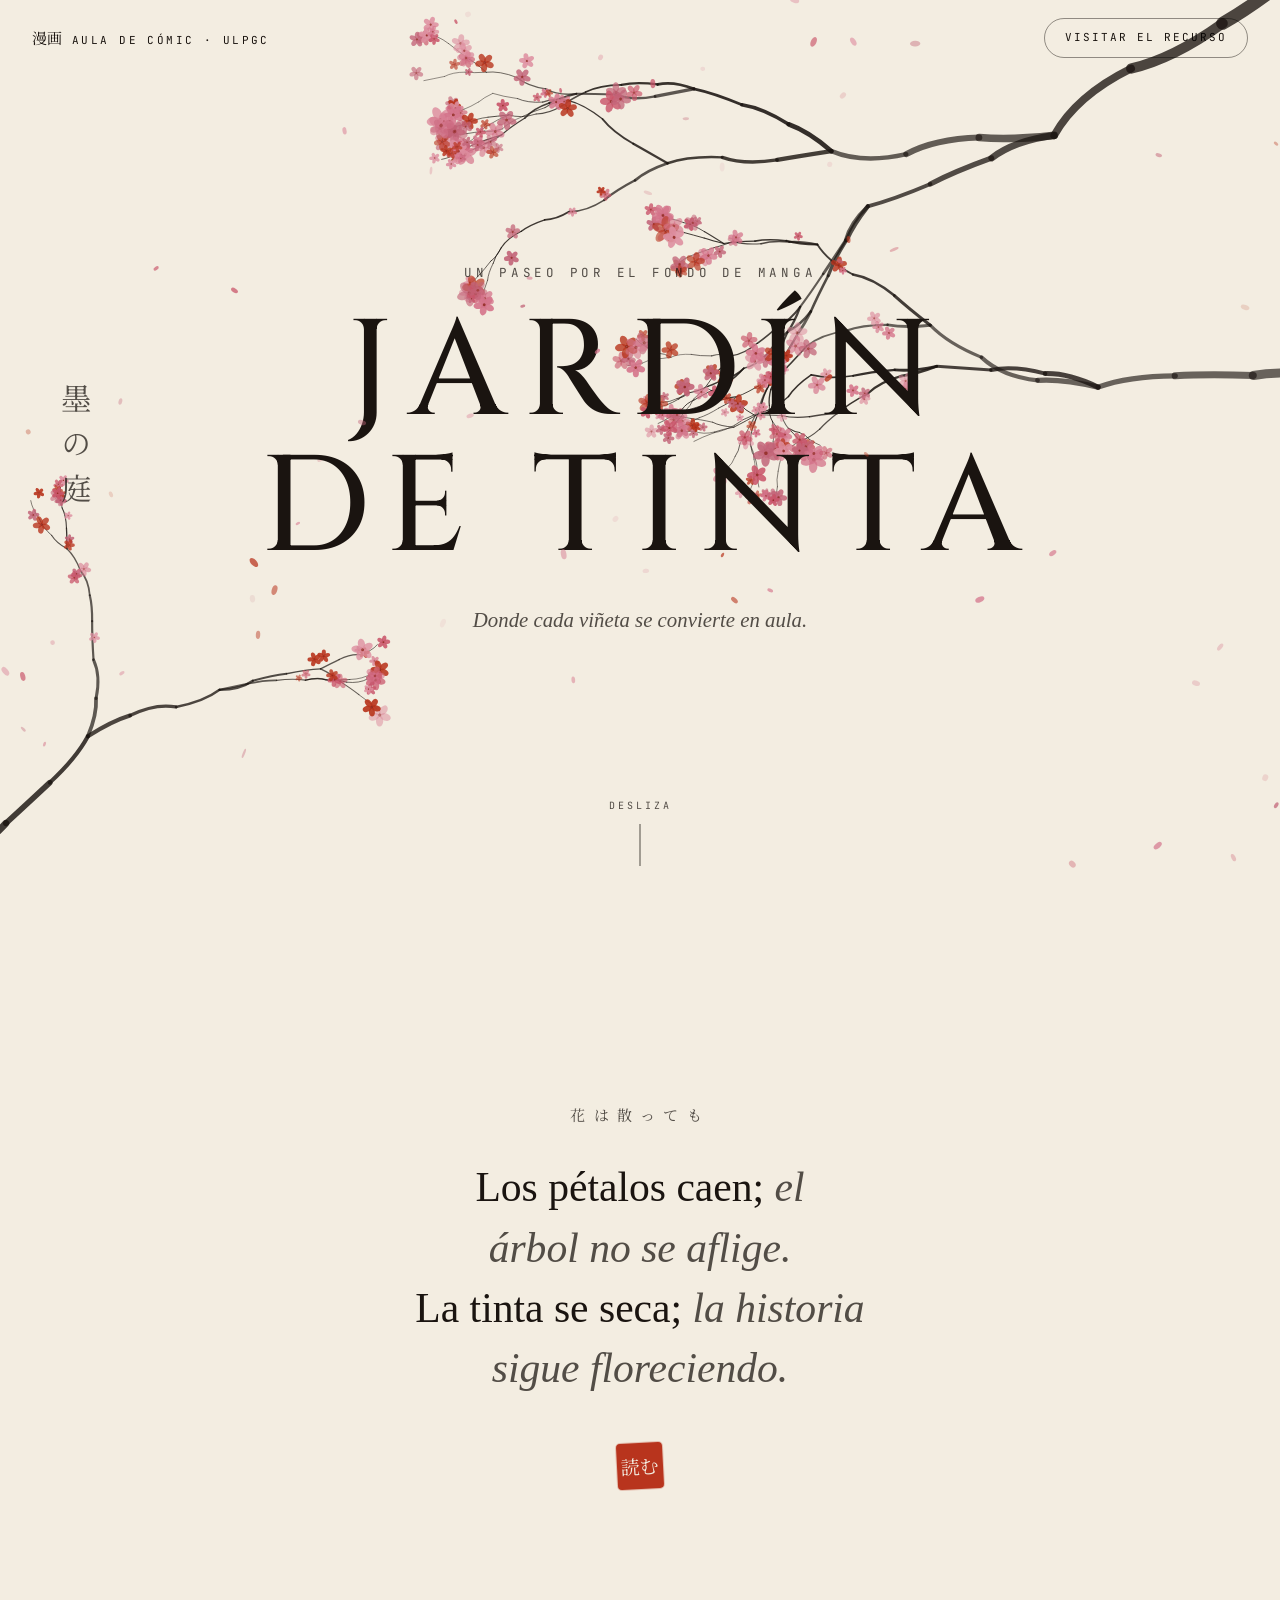
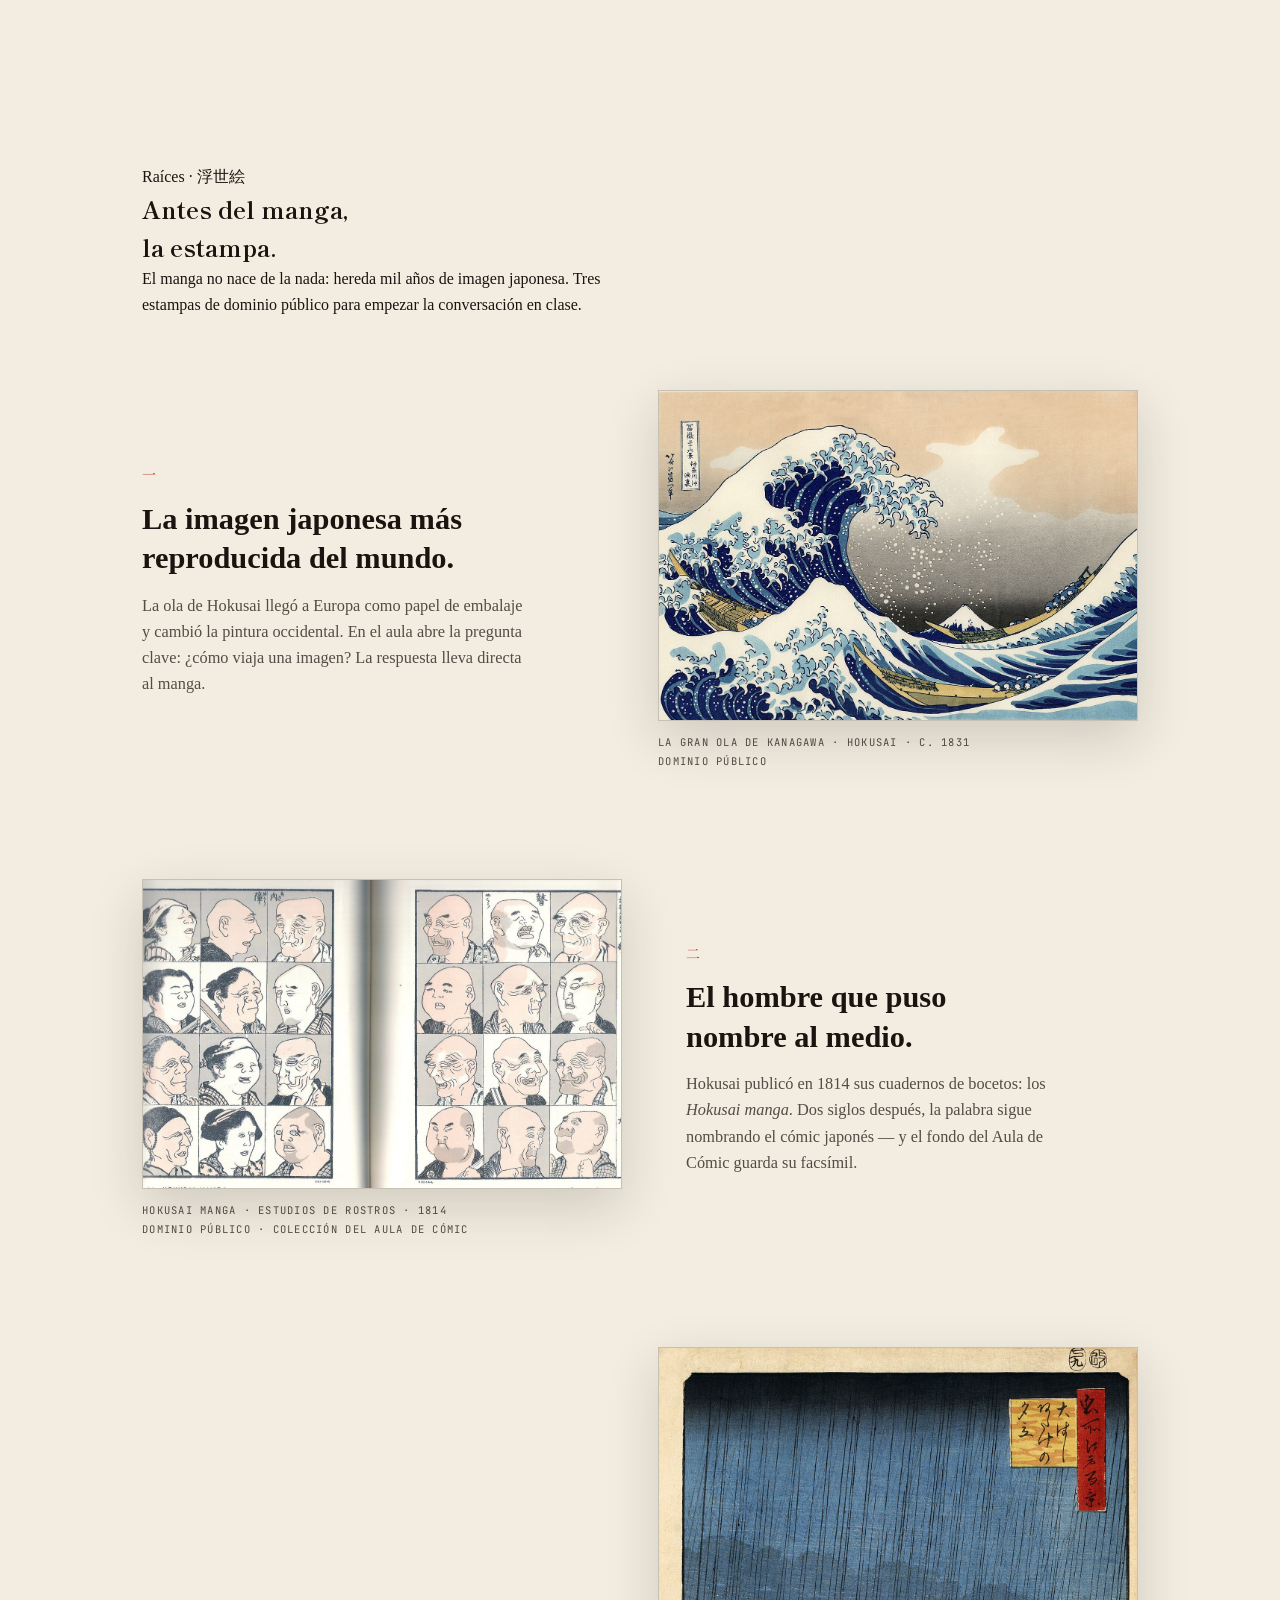
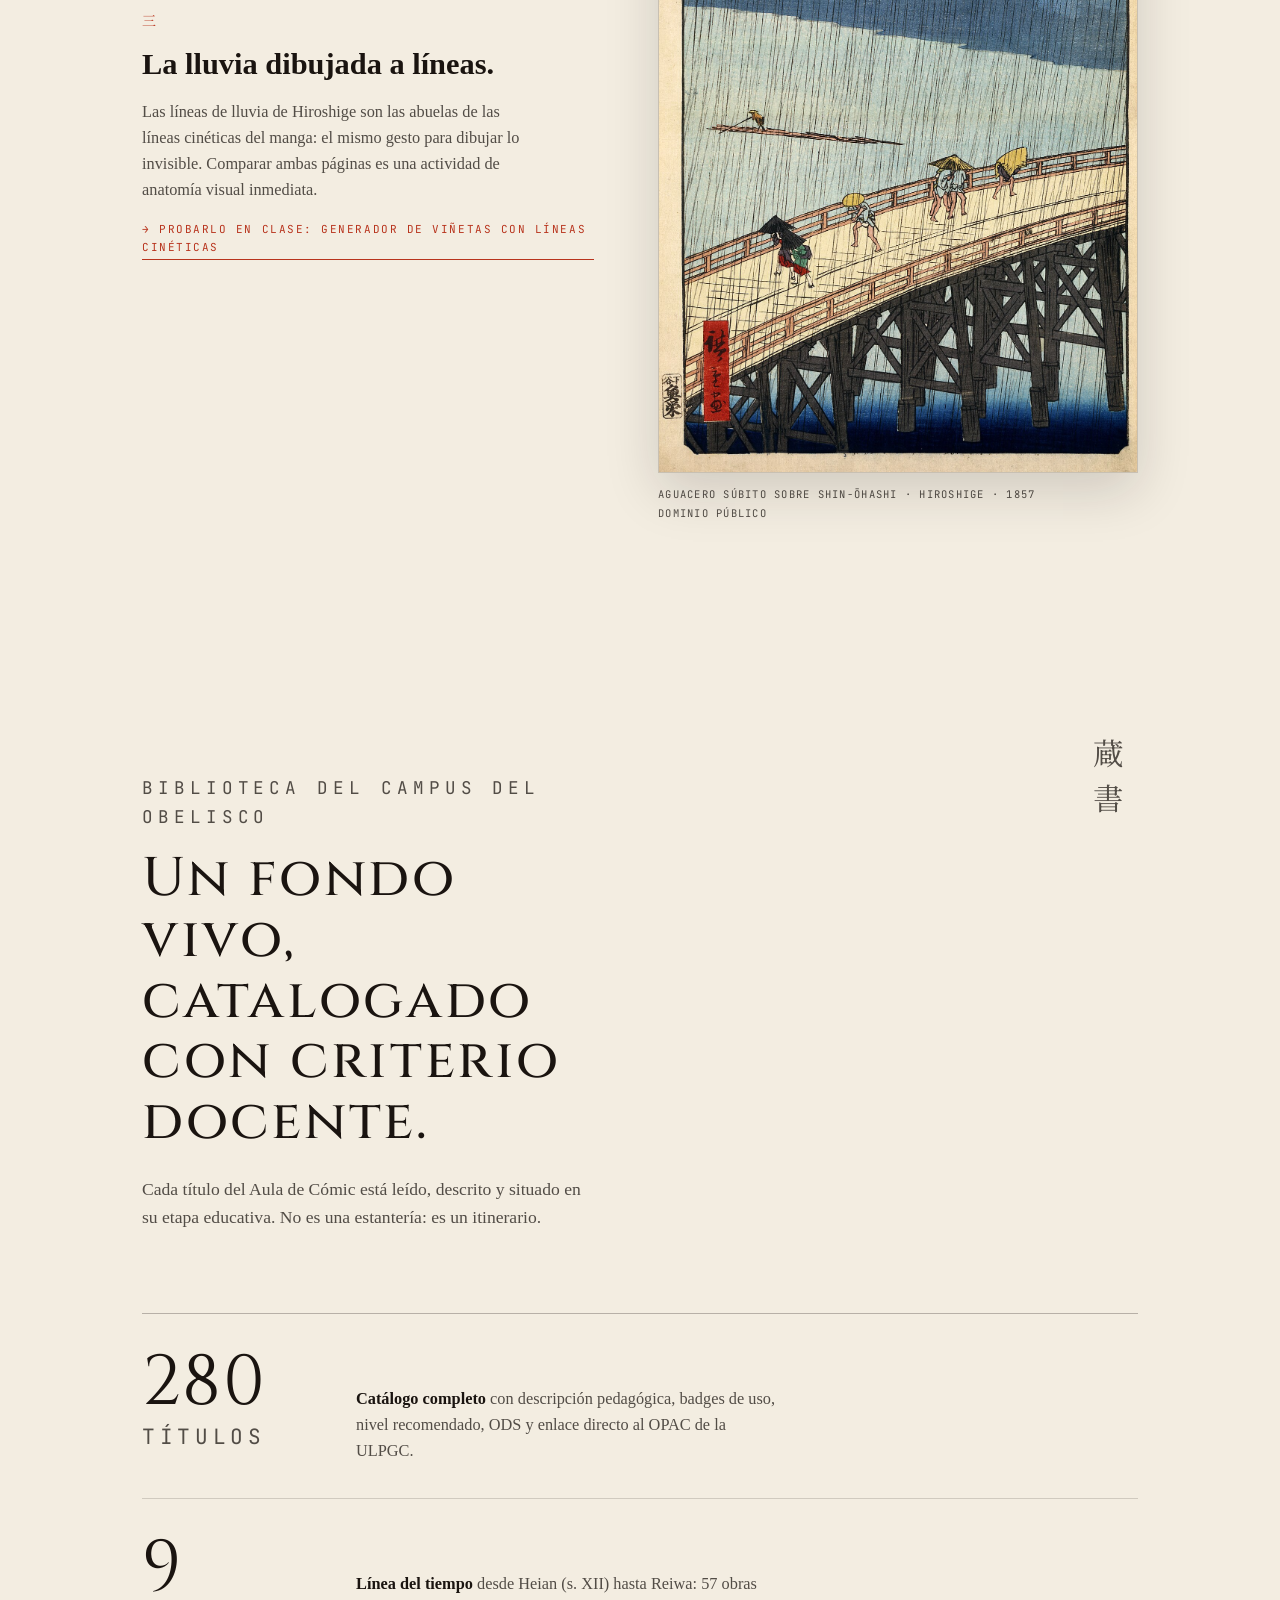
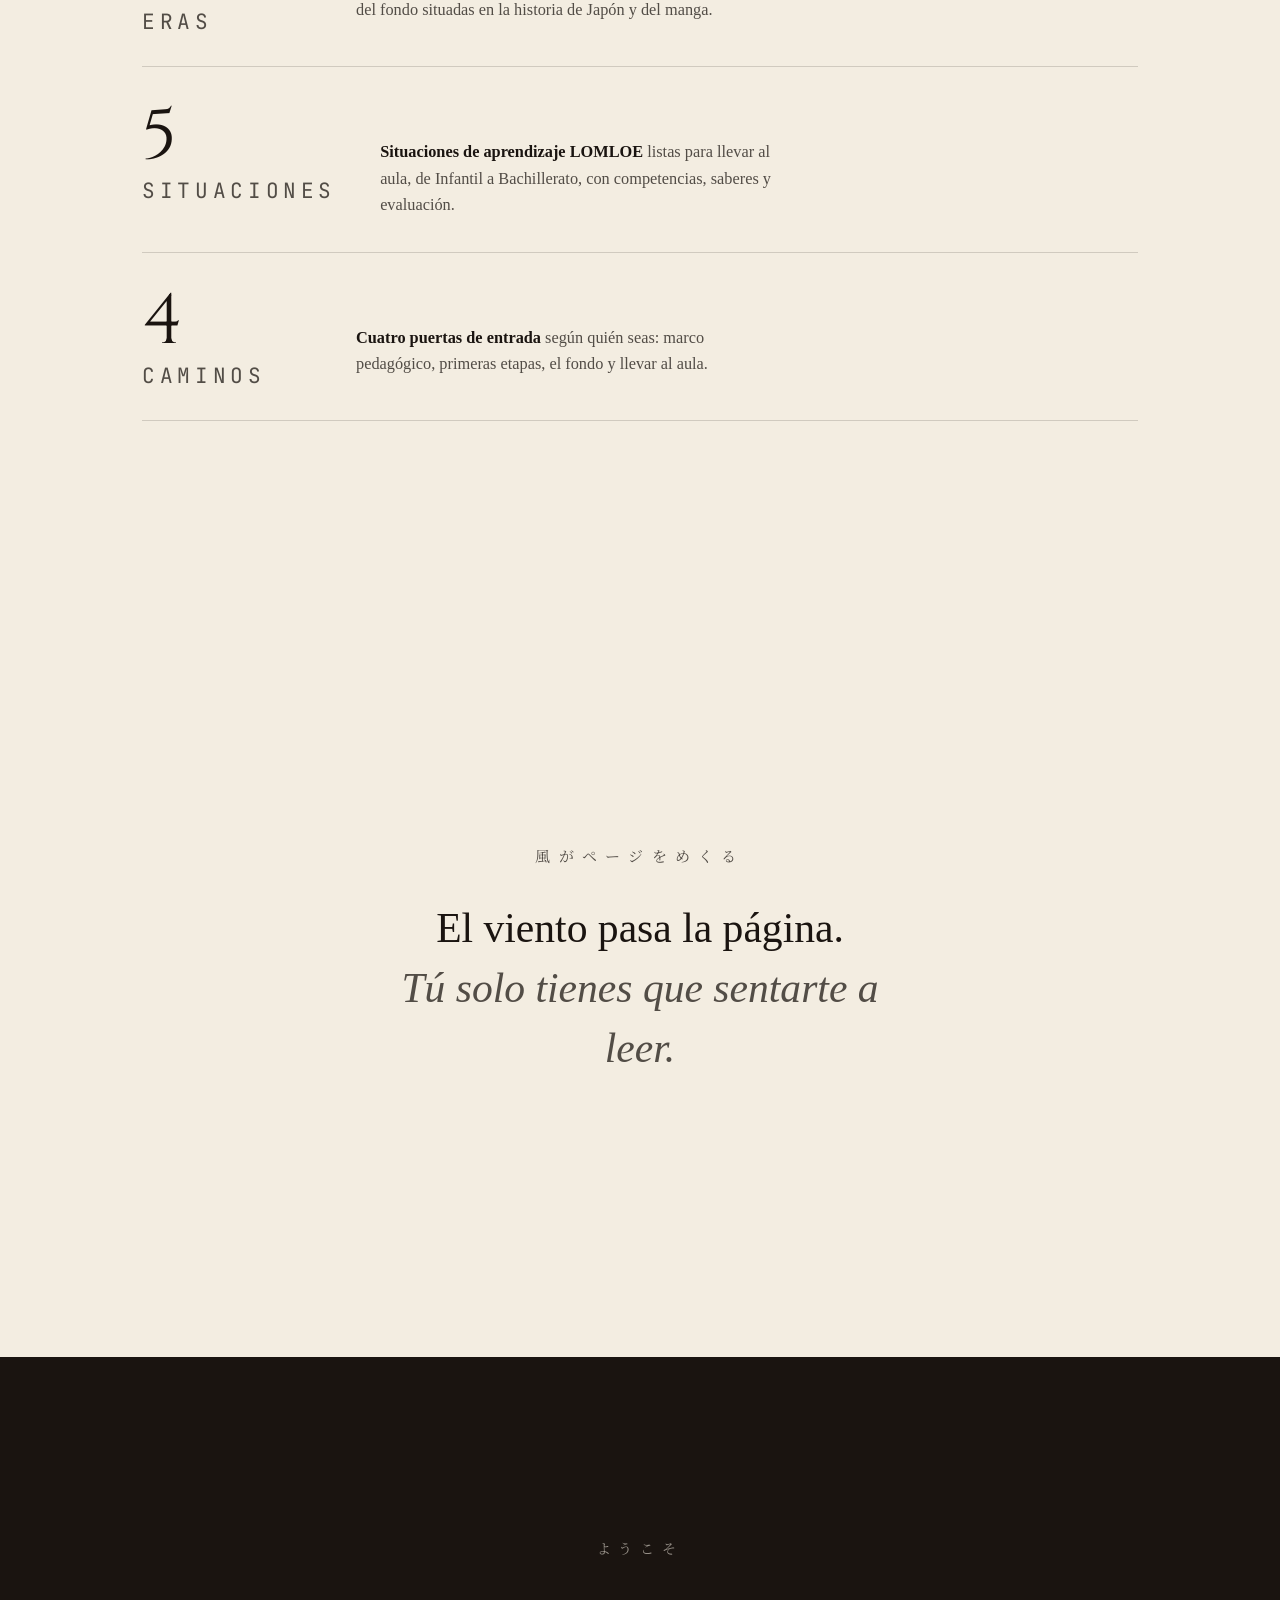
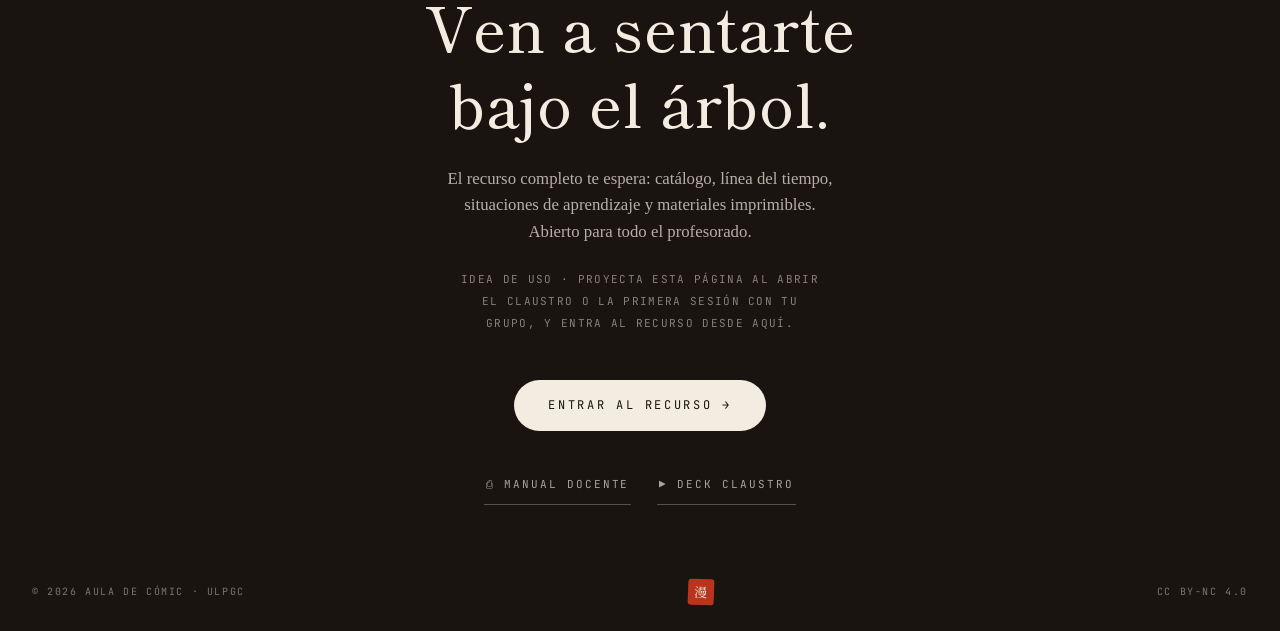
<file: jardin-de-tinta.html>
<!DOCTYPE html>
<html lang="es">
<head>
<meta charset="UTF-8">
<meta name="viewport" content="width=device-width, initial-scale=1.0">
<meta name="description" content="Jardín de tinta — paseo narrativo por el fondo de manga del Aula de Cómic (ULPGC). Una invitación al recurso didáctico.">
<meta name="generator" content="Manga como recurso para el aula · v5.11">
<title>Jardín de tinta — Manga como recurso para el aula · ULPGC</title>
<link rel="preconnect" href="https://fonts.googleapis.com">
<link rel="preconnect" href="https://fonts.gstatic.com" crossorigin>
<link href="https://fonts.googleapis.com/css2?family=Cinzel:wght@400;500;600&family=Shippori+Mincho+B1:wght@400;500;600&family=Noto+Serif+JP:wght@400;600&family=JetBrains+Mono:wght@400;500&display=swap" rel="stylesheet">
<link rel="icon" href="icons/icon.svg" type="image/svg+xml">
<style>
:root {
  --paper: #f3ede1;
  --paper2: #efe7d7;
  --ink: #1a1410;
  --ink-soft: rgba(26,20,16,.74);
  --red: #b8341d;
  --gold: #a8852d;
  --rosa: #c9556a;
  --serif: 'Shippori Mincho B1', Georgia, serif;
  --display: 'Cinzel', serif;
  --jp: 'Noto Serif JP', serif;
  --mono: 'JetBrains Mono', ui-monospace, monospace;
}
* { box-sizing: border-box; margin: 0; padding: 0; }
html { scroll-behavior: smooth; }
body {
  font-family: var(--serif);
  background: var(--paper);
  color: var(--ink);
  line-height: 1.6;
  overflow-x: hidden;
}

/* ── Canvas layers ── */
#ramaCanvas {
  position: absolute; inset: 0;
  width: 100%; height: 100%;
  display: block;
  pointer-events: none;
}
#petalosCanvas {
  position: fixed; inset: 0;
  width: 100vw; height: 100vh;
  pointer-events: none;
  z-index: 50;
}

/* ── Nav ── */
.jnav {
  position: fixed; top: 0; left: 0; right: 0;
  display: flex; align-items: center; justify-content: space-between;
  padding: 18px 32px;
  z-index: 100;
  mix-blend-mode: multiply;
}
.jnav .marca {
  display: flex; align-items: baseline; gap: 10px;
  font-family: var(--mono); font-size: 11px; letter-spacing: .22em;
  text-transform: uppercase; color: var(--ink);
  text-decoration: none;
}
.jnav .marca .kanji { font-family: var(--jp); font-size: 15px; letter-spacing: 0; }
.jnav .visitar {
  font-family: var(--mono); font-size: 11px; letter-spacing: .18em;
  text-transform: uppercase; color: var(--ink); text-decoration: none;
  border: 1px solid rgba(26,20,16,.45); border-radius: 999px;
  padding: 9px 20px;
  transition: background .25s, color .25s;
  min-height: 40px; display: inline-flex; align-items: center;
}
.jnav .visitar:hover, .jnav .visitar:focus-visible { background: var(--ink); color: var(--paper); }
.jnav.sobre-oscuro { mix-blend-mode: normal; }
.jnav.sobre-oscuro .marca, .jnav.sobre-oscuro .visitar { color: var(--paper); }
.jnav.sobre-oscuro .visitar { border-color: rgba(243,237,225,.5); }
.jnav.sobre-oscuro .visitar:hover { background: var(--paper); color: var(--ink); }

/* ── Hero ── */
.hero {
  position: relative;
  min-height: 100vh;
  display: grid; place-items: center;
  text-align: center;
  overflow: hidden;
}
.hero-inner { position: relative; z-index: 2; padding: 0 24px; }
.hero .eyebrow {
  font-family: var(--mono); font-size: 12.5px; letter-spacing: .3em;
  text-transform: uppercase; color: var(--ink-soft);
  margin-bottom: 22px;
}
.hero h1 {
  font-family: var(--display);
  font-weight: 500;
  font-size: clamp(3.4rem, 11vw, 8.5rem);
  letter-spacing: .12em;
  line-height: 1;
  margin-right: -.12em; /* compensa el tracking del último carácter */
}
.hero .lema {
  font-size: clamp(1.05rem, 2vw, 1.3rem);
  font-style: italic;
  color: var(--ink-soft);
  margin-top: 26px;
}
.hero .scroll-hint {
  position: absolute; bottom: 34px; left: 50%; transform: translateX(-50%);
  font-family: var(--mono); font-size: 10px; letter-spacing: .3em;
  text-transform: uppercase; color: var(--ink-soft);
  z-index: 2;
}
.hero .scroll-hint::after {
  content: ''; display: block; width: 1px; height: 42px;
  background: var(--ink-soft); margin: 10px auto 0;
  animation: hintFlow 2.4s ease-in-out infinite;
  transform-origin: top;
}
@keyframes hintFlow { 0%,100% { transform: scaleY(.4); opacity:.4 } 50% { transform: scaleY(1); opacity:1 } }

/* vertical kanji laterales */
.kanji-lateral {
  position: absolute; z-index: 2;
  font-family: var(--jp); writing-mode: vertical-rl;
  font-size: clamp(1.3rem, 2.4vw, 1.9rem); letter-spacing: .5em;
  color: var(--ink-soft);
}
.hero .kanji-lateral { left: clamp(16px, 4vw, 56px); top: 50%; transform: translateY(-50%); }

/* ── Secciones ── */
section { position: relative; }
.interludio {
  min-height: 88vh;
  display: grid; place-items: center;
  text-align: center;
  padding: 18vh 24px;
}
.interludio .jp-line {
  font-family: var(--jp); font-size: 15px; letter-spacing: .55em;
  color: var(--ink-soft); margin-bottom: 30px;
}
.interludio .verso {
  font-size: clamp(1.6rem, 4vw, 2.6rem);
  line-height: 1.45;
  max-width: 24ch;
  text-wrap: balance;
}
.interludio .verso em { font-style: italic; color: var(--ink-soft); }
.interludio .hanko {
  width: 46px; height: 46px; margin: 44px auto 0;
  background: var(--red); color: var(--paper);
  font-family: var(--jp); font-size: 19px; line-height: 1.15;
  display: grid; place-items: center;
  border-radius: 4px;
  box-shadow: 0 0 0 1px rgba(184,52,29,.25);
  rotate: -3deg;
}

/* ── El fondo (datos) ── */
.fondo {
  max-width: 1060px; margin: 0 auto;
  padding: 10vh 32px 16vh;
}
.fondo .fondo-head { max-width: 60ch; margin-bottom: 9vh; position: relative; }
.fondo .eyebrow {
  font-family: var(--mono); font-size: 12.5px; letter-spacing: .28em;
  text-transform: uppercase; color: var(--red); margin-bottom: 18px;
}
.fondo h2 {
  font-family: var(--display); font-weight: 500;
  font-size: clamp(2rem, 4.6vw, 3.4rem);
  letter-spacing: .05em; line-height: 1.12;
  margin-bottom: 22px;
}
.fondo .fondo-head p { color: var(--ink-soft); font-size: 1.1rem; max-width: 52ch; }
.fondo .kanji-lateral { right: clamp(8px, 3vw, 40px); top: 6vh; }

.cifras { display: grid; gap: 0; border-top: 1px solid rgba(26,20,16,.28); }
.cifra {
  display: grid;
  grid-template-columns: minmax(170px, max-content) 1fr;
  gap: 12px 44px; align-items: baseline;
  padding: 34px 0;
  border-bottom: 1px solid rgba(26,20,16,.16);
}
.cifra .n {
  display: flex; flex-direction: column; gap: 8px;
  font-family: var(--display); font-weight: 400;
  font-size: clamp(2.6rem, 6vw, 4.4rem);
  line-height: 1; letter-spacing: .02em;
  font-variant-numeric: tabular-nums;
}
.cifra .n small { font-size: .3em; letter-spacing: .22em; color: var(--ink-soft); font-family: var(--mono); text-transform: uppercase; }
.cifra .d { max-width: 52ch; color: var(--ink-soft); font-size: 1.02rem; }
.cifra .d strong { color: var(--ink); font-weight: 600; }

/* ── Cierre oscuro ── */
.cierre {
  background: var(--ink);
  color: var(--paper);
  min-height: 96vh;
  display: grid; place-items: center;
  text-align: center;
  padding: 20vh 24px 14vh;
  position: relative;
}
.cierre .jp-line {
  font-family: var(--jp); font-size: 14px; letter-spacing: .55em;
  color: rgba(243,237,225,.6); margin-bottom: 28px;
}
.cierre h2 {
  font-family: var(--serif); font-weight: 500;
  font-size: clamp(2.1rem, 5.4vw, 3.8rem);
  line-height: 1.25; letter-spacing: .01em;
  max-width: 22ch; text-wrap: balance;
  margin: 0 auto 26px;
}
.cierre p {
  color: rgba(243,237,225,.72);
  max-width: 46ch; margin: 0 auto 52px;
  font-size: 1.05rem;
}
.cierre .uso-docente {
  font-family: var(--mono); font-size: 11px; letter-spacing: .12em;
  text-transform: uppercase; color: rgba(243,237,225,.5);
  max-width: 52ch; margin: -30px auto 46px; line-height: 2;
}
.cierre .cta {
  display: inline-flex; align-items: center; gap: 10px;
  font-family: var(--mono); font-size: 12px; letter-spacing: .22em;
  text-transform: uppercase;
  color: var(--ink); background: var(--paper);
  text-decoration: none;
  border-radius: 999px; padding: 16px 34px;
  min-height: 44px;
  transition: transform .3s, box-shadow .3s;
}
.cierre .cta:hover, .cierre .cta:focus-visible { transform: translateY(-2px); box-shadow: 0 10px 30px rgba(0,0,0,.4); }
.cierre .secundarios {
  margin-top: 34px;
  display: flex; gap: 26px; justify-content: center; flex-wrap: wrap;
}
.cierre .secundarios a {
  font-family: var(--mono); font-size: 11px; letter-spacing: .18em;
  text-transform: uppercase;
  color: rgba(243,237,225,.66); text-decoration: none;
  border-bottom: 1px solid rgba(243,237,225,.28);
  padding: 6px 2px; min-height: 40px; display: inline-flex; align-items: center;
  transition: color .25s;
}
.cierre .secundarios a:hover { color: var(--paper); }
.cierre .pie {
  position: absolute; bottom: 26px; left: 0; right: 0;
  display: flex; justify-content: space-between; align-items: center;
  padding: 0 32px;
  font-family: var(--mono); font-size: 10px; letter-spacing: .16em;
  text-transform: uppercase; color: rgba(243,237,225,.45);
}
.cierre .pie .hanko-mini {
  width: 26px; height: 26px; background: var(--red); color: var(--paper);
  font-family: var(--jp); font-size: 13px;
  display: grid; place-items: center; border-radius: 3px; rotate: 2deg;
}

/* ── Hero: entrada escalonada + tinta que aparece ── */
#ramaCanvas { opacity: 0; transition: opacity 2.2s ease .15s; }
#ramaCanvas.arte-in { opacity: 1; }
@media (prefers-reduced-motion: no-preference) {
  .hero .eyebrow.rev { transition-delay: .25s; }
  .hero h1.rev { transition-delay: .55s; transition-duration: 1.4s; }
  .hero .lema.rev { transition-delay: 1.05s; }
  .hero .scroll-hint { opacity: 0; animation: hintIn 1s ease 1.8s forwards; }
  @keyframes hintIn { to { opacity: 1; } }
}
@media (prefers-reduced-motion: reduce) { #ramaCanvas { opacity: 1; transition: none; } }

/* ── Estampas ukiyo-e ── */
.estampas {
  max-width: 1060px; margin: 0 auto;
  padding: 8vh 32px 6vh;
}
.estampas .fondo-head { max-width: 60ch; margin-bottom: 8vh; }
.estampa {
  display: grid;
  grid-template-columns: minmax(280px, 480px) 1fr;
  gap: clamp(28px, 5vw, 72px);
  align-items: center;
  margin-bottom: 12vh;
}
.estampa:nth-child(even) { direction: rtl; }
.estampa:nth-child(even) > * { direction: ltr; }
.estampa figure { margin: 0; }
.estampa img {
  width: 100%; height: auto; display: block;
  border: 1px solid rgba(26,20,16,.18);
  box-shadow: 0 18px 50px rgba(26,20,16,.16);
  background: var(--paper2);
}
.estampa figcaption {
  font-family: var(--mono); font-size: 10.5px; letter-spacing: .12em;
  text-transform: uppercase; color: var(--ink-soft);
  margin-top: 12px; line-height: 1.8;
}
.estampa .est-num {
  font-family: var(--jp); font-size: 14px; letter-spacing: .4em;
  color: var(--red); margin-bottom: 14px;
}
.estampa h3 {
  font-family: var(--serif); font-weight: 600;
  font-size: clamp(1.4rem, 2.6vw, 1.9rem);
  line-height: 1.3; margin-bottom: 14px; max-width: 24ch;
}
.estampa p { color: var(--ink-soft); max-width: 48ch; font-size: 1.02rem; }
.est-actividad {
  display: inline-block; margin-top: 18px;
  font-family: var(--mono); font-size: 11px; letter-spacing: .14em;
  text-transform: uppercase; color: var(--red);
  text-decoration: none; border-bottom: 1px solid var(--red);
  padding-bottom: 3px; transition: opacity .25s;
}
.est-actividad:hover, .est-actividad:focus-visible { opacity: .65; }
@media (max-width: 760px) {
  .estampa, .estampa:nth-child(even) { grid-template-columns: 1fr; direction: ltr; }
}

/* ── Reveals ── */
.rev { opacity: 1; transform: none; }
@media (prefers-reduced-motion: no-preference) {
  .rev { opacity: 0; transform: translateY(26px); transition: opacity 1s ease, transform 1s cubic-bezier(.22,.61,.36,1); }
  .rev.in { opacity: 1; transform: none; }
}
@media (prefers-reduced-motion: reduce) {
  #petalosCanvas { display: none; }
  html { scroll-behavior: auto; }
  .hero .scroll-hint::after { animation: none; }
}
@media (max-width: 640px) {
  .jnav { padding: 14px 18px; }
  .cifra { grid-template-columns: 1fr; gap: 8px; }
  .cierre .pie { flex-direction: column; gap: 10px; }
  .kanji-lateral { display: none; }
}
</style>
</head>
<body>

<canvas id="petalosCanvas" aria-hidden="true"></canvas>

<nav class="jnav" id="jnav" aria-label="Navegación">
  <a class="marca" href="index.html"><span class="kanji">漫画</span> Aula de Cómic · ULPGC</a>
  <a class="visitar" href="recurso.html">Visitar el recurso</a>
</nav>

<!-- ══ HERO ══ -->
<section class="hero" id="hero" data-screen-label="Hero — Jardín de tinta">
  <canvas id="ramaCanvas" aria-hidden="true"></canvas>
  <span class="kanji-lateral" aria-hidden="true">墨の庭</span>
  <div class="hero-inner">
    <p class="eyebrow rev">Un paseo por el fondo de manga</p>
    <h1 class="rev">JARDÍN<br>DE TINTA</h1>
    <p class="lema rev">Donde cada viñeta se convierte en aula.</p>
  </div>
  <p class="scroll-hint" aria-hidden="true">Desliza</p>
</section>

<!-- ══ INTERLUDIO 1 ══ -->
<section class="interludio" data-screen-label="Interludio — pétalos">
  <div>
    <p class="jp-line rev" aria-hidden="true">花は散っても</p>
    <p class="verso rev">Los pétalos caen; <em>el árbol no se aflige.</em><br>
    La tinta se seca; <em>la historia sigue floreciendo.</em></p>
    <div class="hanko rev" aria-hidden="true">読む</div>
  </div>
</section>

<!-- ══ ESTAMPAS UKIYO-E ══ -->
<section class="estampas" data-screen-label="Estampas ukiyo-e">
  <div class="fondo-head">
    <p class="eyebrow rev">Raíces · 浮世絵</p>
    <h2 class="rev">Antes del manga,<br>la estampa.</h2>
    <p class="rev">El manga no nace de la nada: hereda mil años de imagen japonesa.
    Tres estampas de dominio público para empezar la conversación en clase.</p>
  </div>

  <div class="estampa rev">
    <figure>
      <img src="img/estampas/hokusai-gran-ola.jpg" alt="La gran ola de Kanagawa, xilografía de Hokusai: una ola gigante con espuma en forma de garras frente al monte Fuji" loading="lazy">
      <figcaption>La gran ola de Kanagawa · Hokusai · c. 1831<br>Dominio público</figcaption>
    </figure>
    <div>
      <p class="est-num" aria-hidden="true">一</p>
      <h3>La imagen japonesa más reproducida del mundo.</h3>
      <p>La ola de Hokusai llegó a Europa como papel de embalaje y cambió la pintura
      occidental. En el aula abre la pregunta clave: ¿cómo viaja una imagen?
      La respuesta lleva directa al manga.</p>
    </div>
  </div>

  <div class="estampa rev">
    <figure>
      <img src="img/estampas/hokusai-manga-rostros.jpg" alt="Página de los Hokusai manga: estudios de rostros y expresiones" loading="lazy">
      <figcaption>Hokusai manga · estudios de rostros · 1814<br>Dominio público · Colección del Aula de Cómic</figcaption>
    </figure>
    <div>
      <p class="est-num" aria-hidden="true">二</p>
      <h3>El hombre que puso nombre al medio.</h3>
      <p>Hokusai publicó en 1814 sus cuadernos de bocetos: los <em>Hokusai manga</em>.
      Dos siglos después, la palabra sigue nombrando el cómic japonés — y el fondo
      del Aula de Cómic guarda su facsímil.</p>
    </div>
  </div>

  <div class="estampa rev">
    <figure>
      <img src="img/estampas/hiroshige-lluvia.jpg" alt="Aguacero súbito sobre el puente Shin-Ōhashi y Atake, xilografía de Hiroshige: figuras cruzando un puente bajo líneas de lluvia" loading="lazy">
      <figcaption>Aguacero súbito sobre Shin-Ōhashi · Hiroshige · 1857<br>Dominio público</figcaption>
    </figure>
    <div>
      <p class="est-num" aria-hidden="true">三</p>
      <h3>La lluvia dibujada a líneas.</h3>
      <p>Las líneas de lluvia de Hiroshige son las abuelas de las líneas cinéticas
      del manga: el mismo gesto para dibujar lo invisible. Comparar ambas páginas
      es una actividad de anatomía visual inmediata.</p>
      <a class="est-actividad" href="recurso.html#generador-vinetas">→ Probarlo en clase: generador de viñetas con líneas cinéticas</a>
    </div>
  </div>
</section>

<!-- ══ EL FONDO ══ -->
<section class="fondo" data-screen-label="El fondo en cifras">
  <span class="kanji-lateral" aria-hidden="true">蔵書</span>
  <div class="fondo-head">
    <p class="eyebrow rev">Biblioteca del Campus del Obelisco</p>
    <h2 class="rev">Un fondo vivo,<br>catalogado con criterio docente.</h2>
    <p class="rev">Cada título del Aula de Cómic está leído, descrito y situado en su etapa educativa.
    No es una estantería: es un itinerario.</p>
  </div>
  <div class="cifras">
    <div class="cifra rev">
      <span class="n">280<small>títulos</small></span>
      <p class="d"><strong>Catálogo completo</strong> con descripción pedagógica, badges de uso,
      nivel recomendado, ODS y enlace directo al OPAC de la ULPGC.</p>
    </div>
    <div class="cifra rev">
      <span class="n">9<small>eras</small></span>
      <p class="d"><strong>Línea del tiempo</strong> desde Heian (s. XII) hasta Reiwa:
      57 obras del fondo situadas en la historia de Japón y del manga.</p>
    </div>
    <div class="cifra rev">
      <span class="n">5<small>situaciones</small></span>
      <p class="d"><strong>Situaciones de aprendizaje LOMLOE</strong> listas para llevar al aula,
      de Infantil a Bachillerato, con competencias, saberes y evaluación.</p>
    </div>
    <div class="cifra rev">
      <span class="n">4<small>caminos</small></span>
      <p class="d"><strong>Cuatro puertas de entrada</strong> según quién seas:
      marco pedagógico, primeras etapas, el fondo y llevar al aula.</p>
    </div>
  </div>
</section>

<!-- ══ INTERLUDIO 2 ══ -->
<section class="interludio" data-screen-label="Interludio — el viento">
  <div>
    <p class="jp-line rev" aria-hidden="true">風がページをめくる</p>
    <p class="verso rev">El viento pasa la página.<br><em>Tú solo tienes que sentarte a leer.</em></p>
  </div>
</section>

<!-- ══ CIERRE ══ -->
<section class="cierre" id="cierre" data-screen-label="Cierre — CTA">
  <div>
    <p class="jp-line rev" aria-hidden="true">ようこそ</p>
    <h2 class="rev">Ven a sentarte bajo el árbol.</h2>
    <p class="rev">El recurso completo te espera: catálogo, línea del tiempo, situaciones de
    aprendizaje y materiales imprimibles. Abierto para todo el profesorado.</p>
    <p class="uso-docente rev">Idea de uso · proyecta esta página al abrir el claustro o la primera
    sesión con tu grupo, y entra al recurso desde aquí.</p>
    <a class="cta rev" href="recurso.html">Entrar al recurso →</a>
    <div class="secundarios rev">
      <a href="manual-docente.html">⎙ Manual docente</a>
      <a href="deck-claustro.html">▶ Deck claustro</a>
    </div>
  </div>
  <div class="pie">
    <span>© 2026 Aula de Cómic · ULPGC</span>
    <span class="hanko-mini" aria-hidden="true">漫</span>
    <span>CC BY-NC 4.0</span>
  </div>
</section>

<script src="js/jardin-arte.js"></script>
<script src="js/jardin-scroll.js"></script>
</body>
</html>
</file>
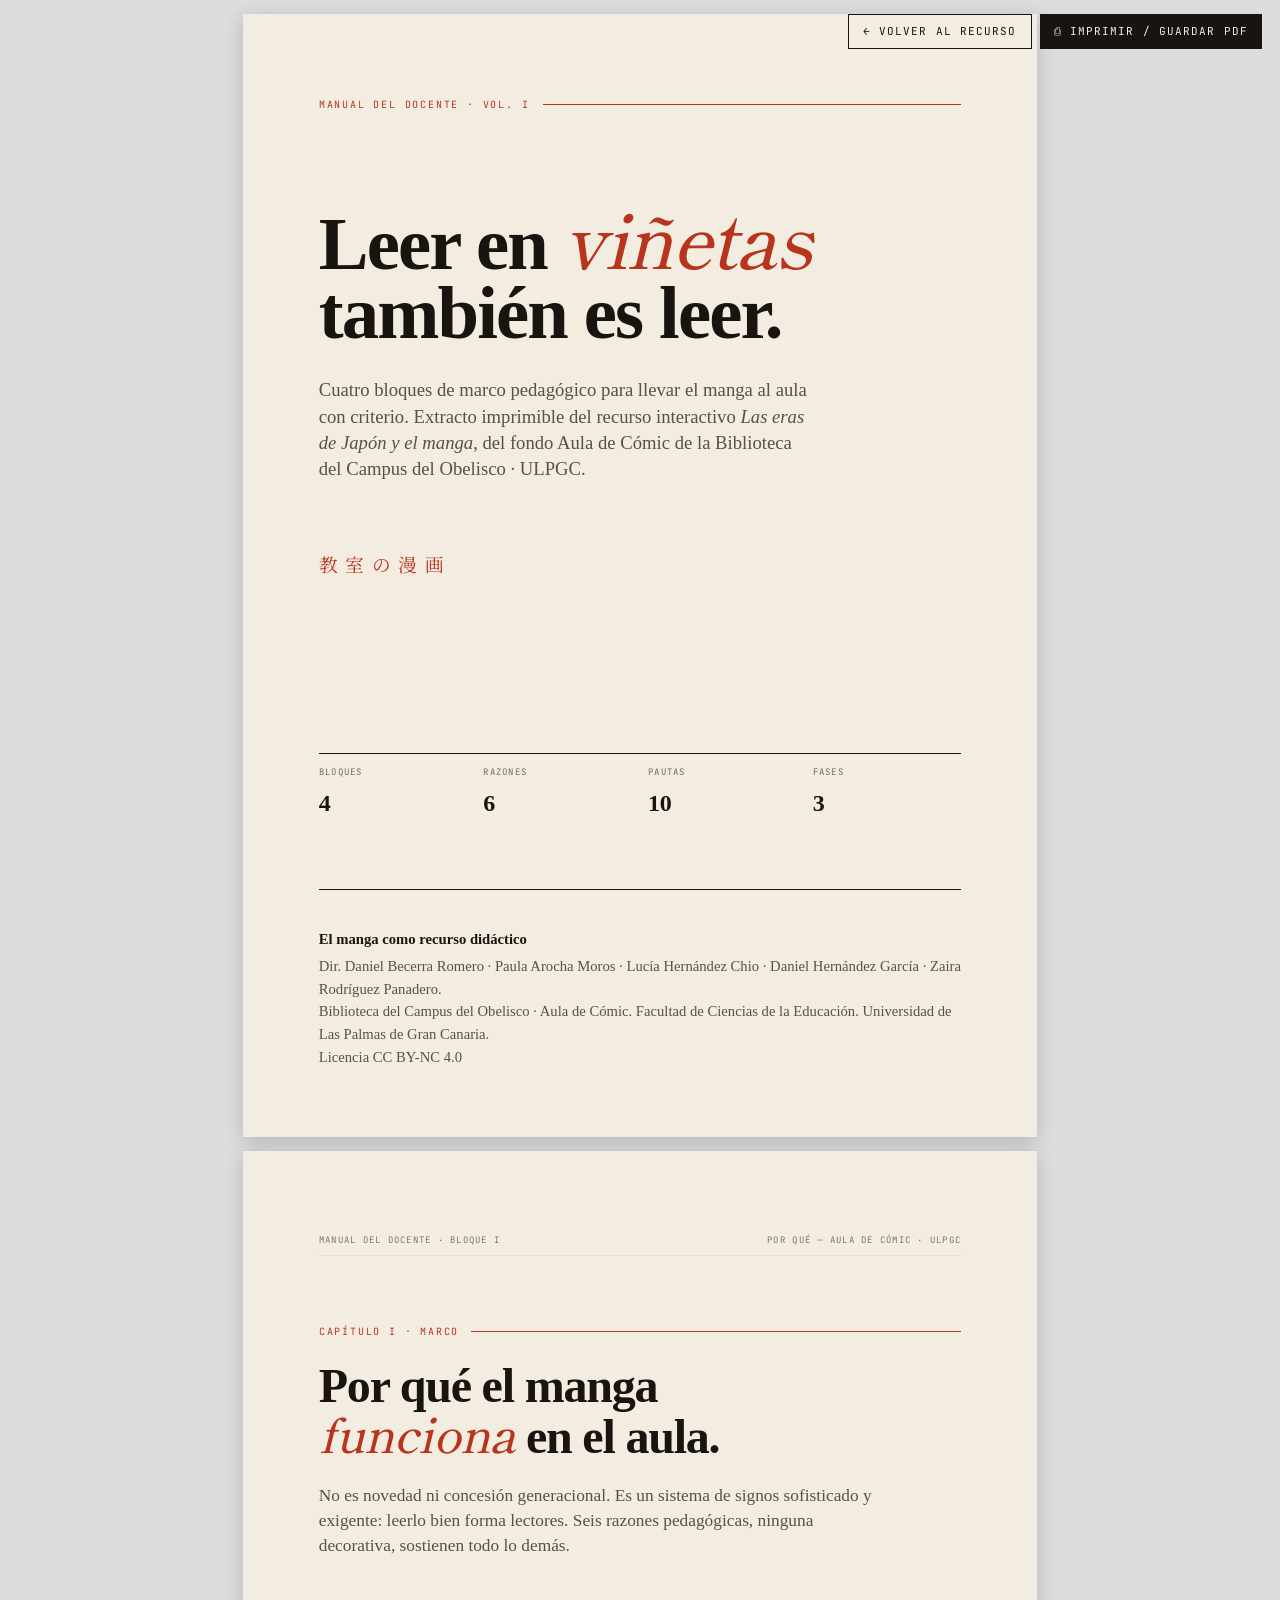
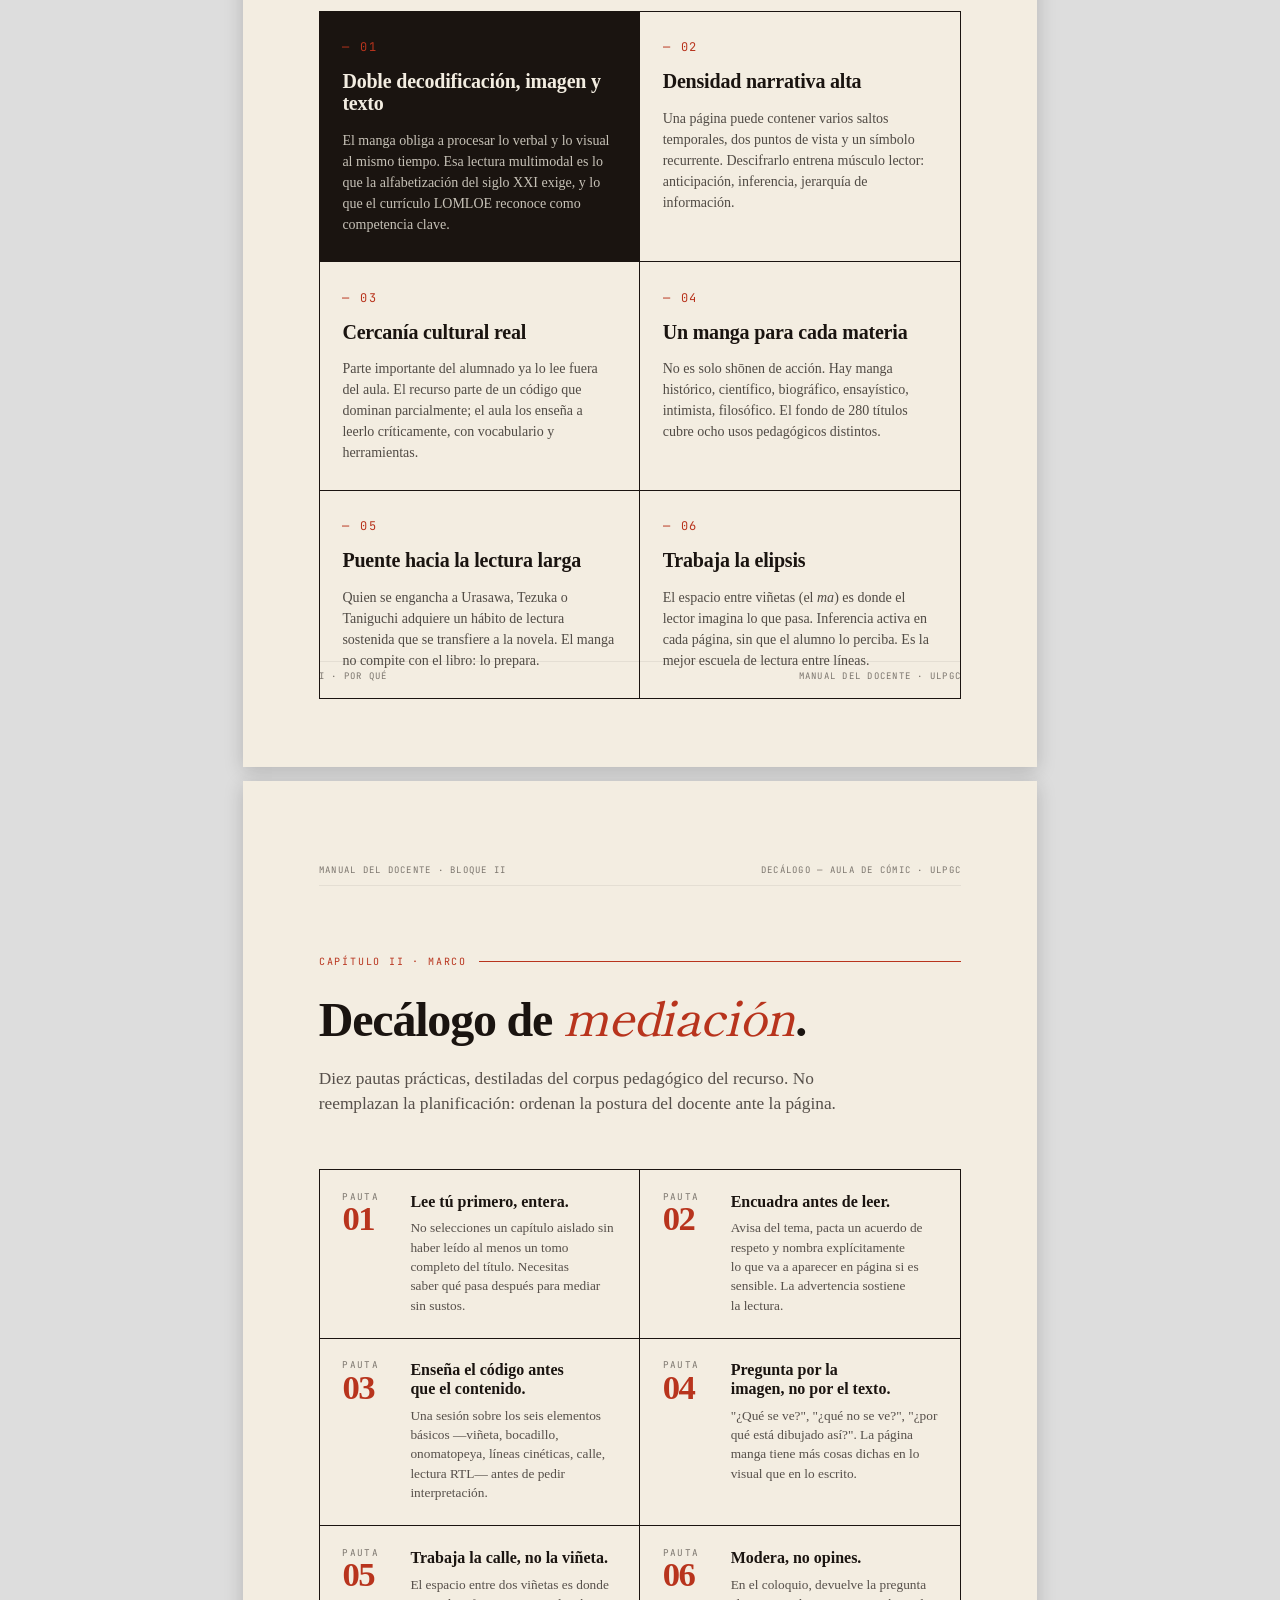
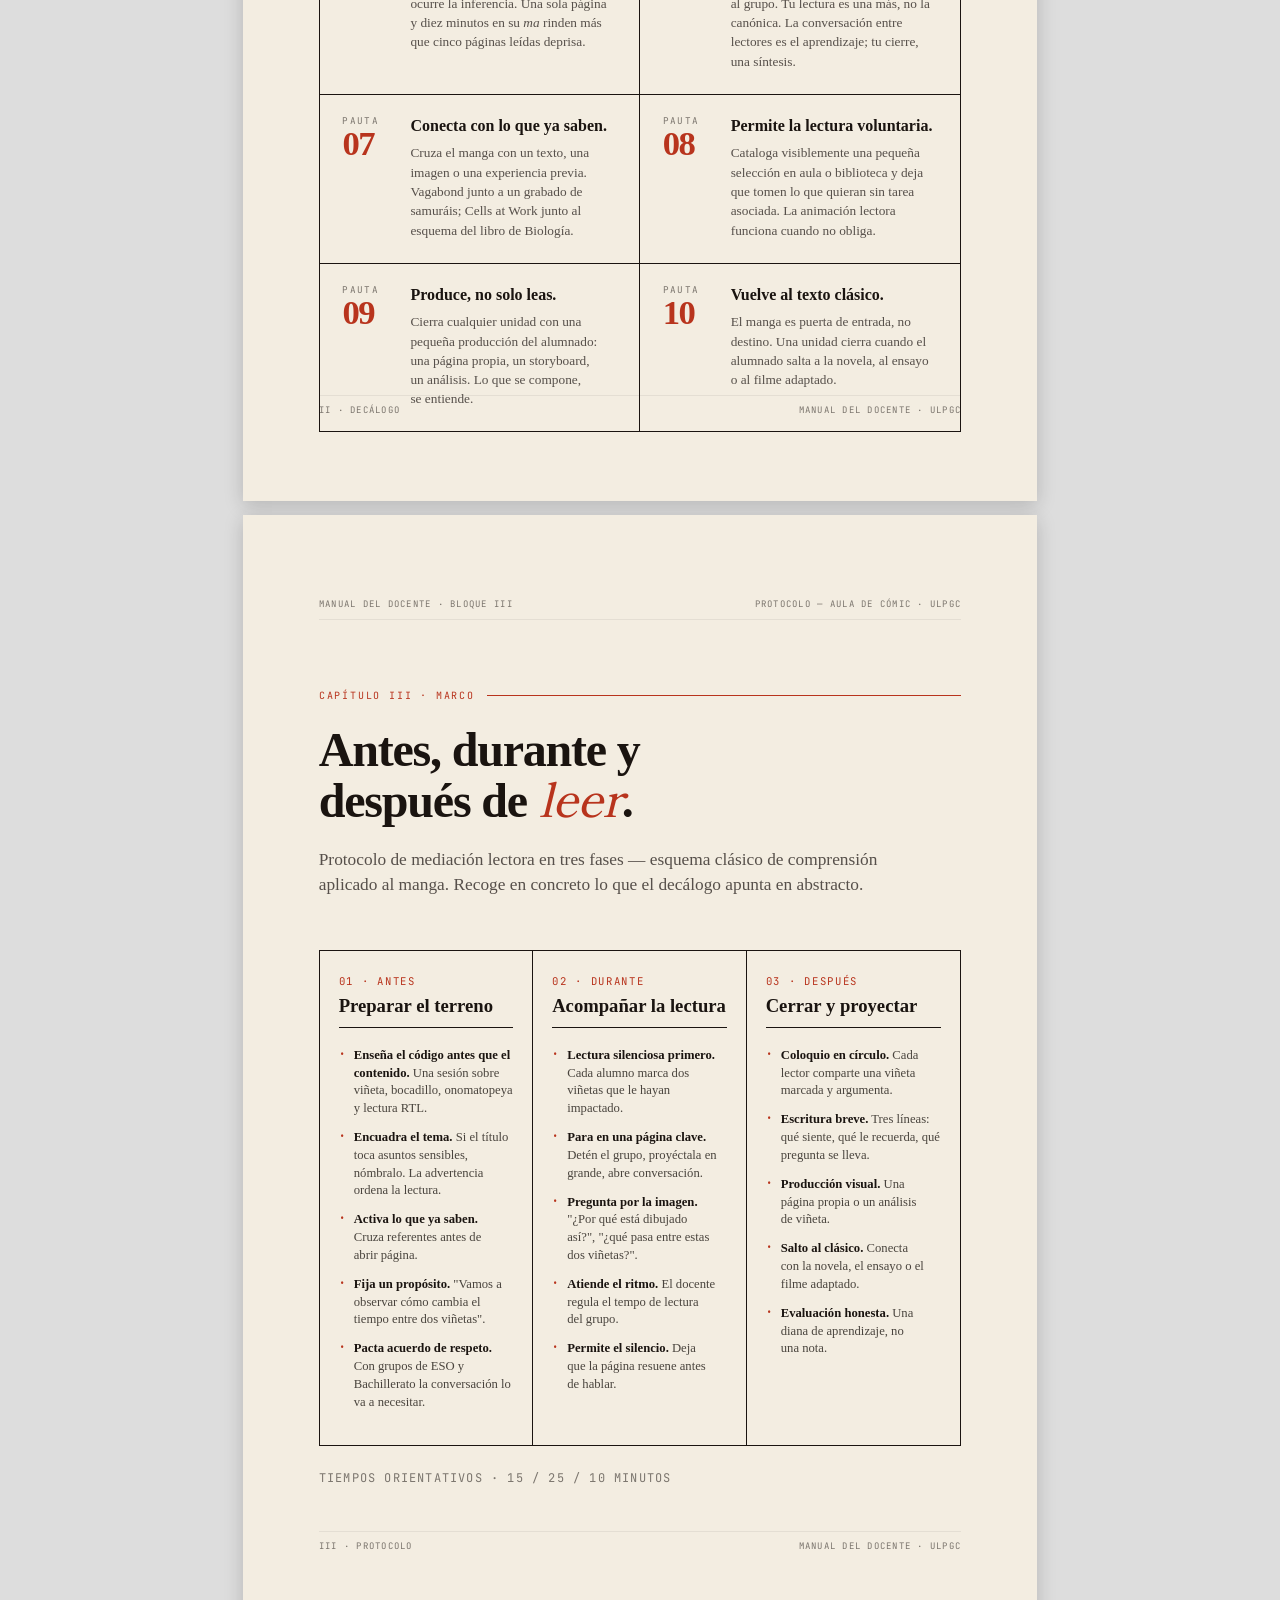
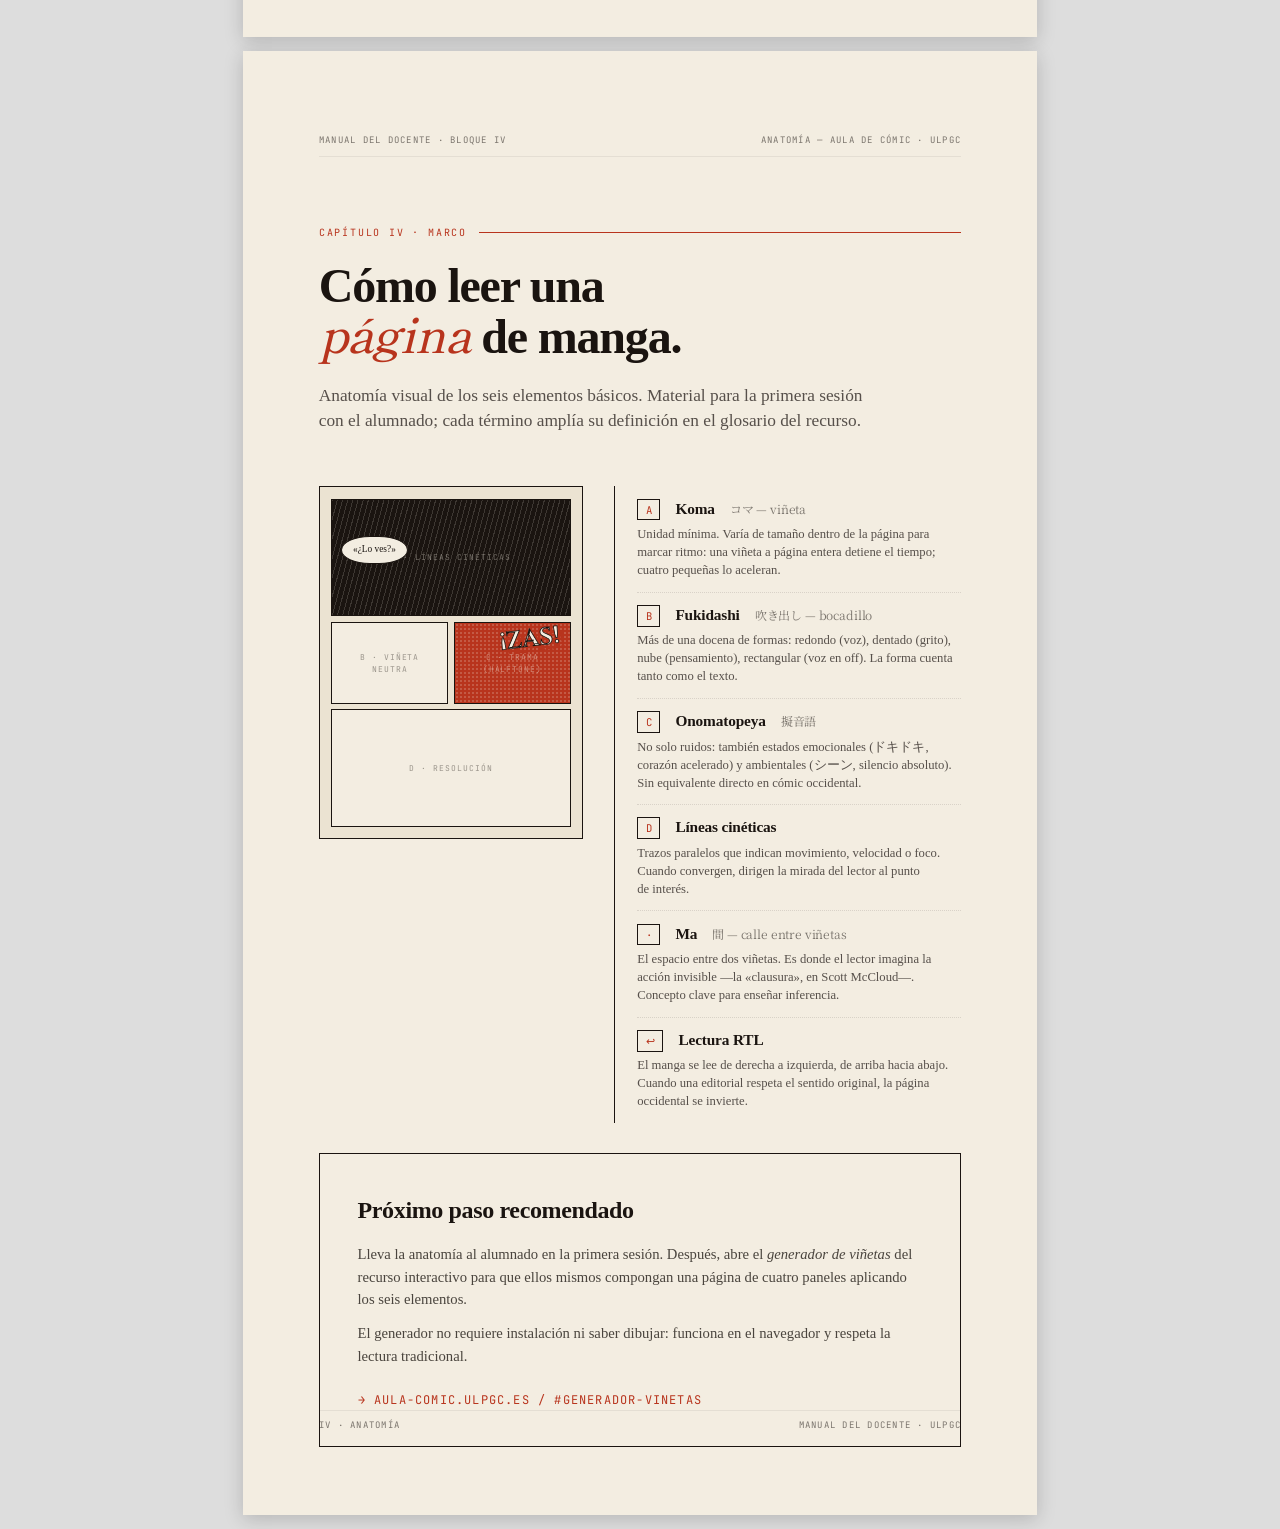
<file: manual-docente.html>
﻿<!doctype html>
<html lang="es">
<head>
<meta charset="utf-8" />
<meta name="viewport" content="width=device-width, initial-scale=1.0">
<meta name="theme-color" content="#f3ede1">
<meta name="description" content="Manual docente imprimible: cuatro bloques de marco pedagógico (por qué, decálogo, protocolo, anatomía) para llevar el manga al aula con criterio. Extracto imprimible del recurso interactivo de la Biblioteca del Campus del Obelisco · ULPGC.">
<meta name="author" content="Daniel Becerra Romero (Dir.) — Aula de Cómic, Facultad de Ciencias de la Educación, ULPGC">
<meta name="generator" content="Manga como recurso para el aula · v5.10">
<title>Manual docente — Manga como recurso para el aula · ULPGC</title>
<link rel="preconnect" href="https://fonts.googleapis.com">
<link rel="preconnect" href="https://fonts.gstatic.com" crossorigin>
<link href="https://fonts.googleapis.com/css2?family=Shippori+Mincho+B1:wght@400;500;600;700&family=Cinzel:wght@400;700&family=JetBrains+Mono:wght@400;500&family=Noto+Serif+JP:wght@400;700&display=swap" rel="stylesheet">
<style>
  :root {
    --paper: #f3ede1;
    --paper2: #ebe3d2;
    --ink: #1a1410;
    --red: #b8341d;
    --gold: #a8852d;
    --ed-serif: 'Shippori Mincho B1', 'EB Garamond', Georgia, serif;
    --ed-mono:  'JetBrains Mono', ui-monospace, monospace;
    --ed-display:'Cinzel', serif;
    --soft: rgba(26, 20, 16, 0.12);
  }
  * { box-sizing: border-box; margin: 0; padding: 0; }
  html { font-size: 16px; }
  body {
    font-family: var(--ed-serif);
    color: var(--ink);
    background: #ddd;
    line-height: 1.5;
    -webkit-font-smoothing: antialiased;
  }
  a { color: inherit; }

  /* ── Sheet shell — A4 portrait ─────────────────────────── */
  @page { size: A4 portrait; margin: 14mm 16mm; }
  .sheet {
    width: 210mm;
    min-height: 297mm;
    background: var(--paper);
    margin: 14px auto;
    padding: 22mm 20mm 18mm;
    box-shadow: 0 4px 18px rgba(0,0,0,0.18);
    position: relative;
    page-break-after: always;
  }
  .sheet:last-child { page-break-after: auto; }

  @media print {
    body { background: var(--paper); }
    .sheet { box-shadow: none; margin: 0; padding: 0; width: auto; min-height: auto; }
    .toolbar { display: none !important; }
    .page-break { page-break-before: always; }
  }

  /* ── Toolbar (en pantalla, oculto en impresión) ─────── */
  .toolbar {
    position: fixed;
    top: 14px;
    right: 18px;
    z-index: 100;
    display: flex;
    gap: 8px;
  }
  .toolbar button, .toolbar a {
    font-family: var(--ed-mono);
    font-size: 11px;
    letter-spacing: 0.1em;
    text-transform: uppercase;
    padding: 8px 14px;
    background: var(--ink);
    color: var(--paper);
    border: none;
    cursor: pointer;
    text-decoration: none;
    display: inline-flex;
    align-items: center;
    gap: 6px;
  }
  .toolbar button:hover, .toolbar a:hover { background: var(--red); }
  .toolbar .ghost { background: var(--paper); color: var(--ink); border: 1px solid var(--ink); }
  .toolbar .ghost:hover { background: var(--paper2); color: var(--ink); }

  /* ── Running header / footer ──────────────────────────── */
  .sheet-head, .sheet-foot {
    font-family: var(--ed-mono);
    font-size: 9px;
    letter-spacing: 0.14em;
    text-transform: uppercase;
    color: var(--ink);
    opacity: 0.55;
    display: flex;
    justify-content: space-between;
  }
  .sheet-head { border-bottom: 0.5px solid var(--soft); padding-bottom: 8px; margin-bottom: 18mm; }
  .sheet-foot { border-top: 0.5px solid var(--soft); padding-top: 8px; margin-top: 14mm; position: absolute; bottom: 22mm; left: 20mm; right: 20mm; }

  /* ── COVER ─────────────────────────────────────────────── */
  .cover {
    display: flex; flex-direction: column; justify-content: space-between;
    height: 257mm;
  }
  .cover-eyebrow {
    font-family: var(--ed-mono);
    font-size: 10px;
    letter-spacing: 0.18em;
    text-transform: uppercase;
    color: var(--red);
    display: flex;
    gap: 14px;
    align-items: center;
  }
  .cover-eyebrow::after {
    content: '';
    flex: 1;
    height: 1px;
    background: var(--red);
  }
  .cover-title {
    font-family: var(--ed-serif);
    font-weight: 600;
    font-size: 56pt;
    line-height: 0.92;
    letter-spacing: -0.025em;
    margin: 24mm 0 8mm;
    text-wrap: balance;
  }
  .cover-title em { color: var(--red); font-style: italic; font-weight: 500; }
  .cover-lede {
    font-family: var(--ed-serif);
    font-size: 14pt;
    line-height: 1.4;
    color: rgba(26,20,16,0.72);
    max-width: 130mm;
    text-wrap: pretty;
  }
  .cover-jp {
    font-family: 'Noto Serif JP', serif;
    font-size: 14pt;
    letter-spacing: 0.4em;
    color: var(--red);
    margin-top: 18mm;
  }
  .cover-meta {
    display: grid;
    grid-template-columns: repeat(4, 1fr);
    gap: 16px;
    font-family: var(--ed-mono);
    font-size: 9px;
    letter-spacing: 0.14em;
    text-transform: uppercase;
    color: rgba(26,20,16,0.6);
    border-top: 1px solid var(--ink);
    padding-top: 12px;
    margin-top: 24mm;
  }
  .cover-meta strong {
    display: block;
    font-family: var(--ed-serif);
    font-weight: 600;
    font-size: 18pt;
    color: var(--ink);
    margin-top: 6px;
    letter-spacing: -0.01em;
    text-transform: none;
  }
  .cover-attrib {
    margin-top: 18mm;
    font-family: var(--ed-serif);
    font-size: 11pt;
    line-height: 1.55;
    border-top: 1px solid var(--ink);
    padding-top: 10mm;
    color: rgba(26,20,16,0.72);
  }
  .cover-attrib strong {
    color: var(--ink);
    display: block;
    font-weight: 600;
    margin-bottom: 4px;
  }

  /* ── Section head common ──────────────────────────────── */
  .sec-eyebrow {
    font-family: var(--ed-mono);
    font-size: 10px;
    letter-spacing: 0.18em;
    text-transform: uppercase;
    color: var(--red);
    margin-bottom: 6mm;
    display: flex;
    align-items: center;
    gap: 12px;
  }
  .sec-eyebrow::after { content:''; flex:1; height:1px; background: var(--red); }
  .sec-title {
    font-family: var(--ed-serif);
    font-weight: 600;
    font-size: 36pt;
    line-height: 0.98;
    letter-spacing: -0.025em;
    margin-bottom: 6mm;
    text-wrap: balance;
  }
  .sec-title em { color: var(--red); font-style: italic; font-weight: 500; }
  .sec-kicker {
    font-family: var(--ed-serif);
    font-size: 13pt;
    line-height: 1.45;
    color: rgba(26,20,16,0.72);
    margin-bottom: 14mm;
    text-wrap: pretty;
    max-width: 150mm;
  }

  /* ── Por qué: grid 3×2 ─────────────────────────────────── */
  .pq-print {
    display: grid;
    grid-template-columns: 1fr 1fr;
    border: 1.2px solid var(--ink);
  }
  .pq-print > div {
    padding: 7mm 6mm;
    border-right: 1px solid var(--ink);
    border-bottom: 1px solid var(--ink);
    min-height: 50mm;
  }
  .pq-print > div:nth-child(2n) { border-right: none; }
  .pq-print > div:nth-last-child(-n+2) { border-bottom: none; }
  .pq-print > div.featured { background: var(--ink); color: var(--paper); }
  .pq-print > div.featured .pq-pn { color: var(--red); }
  .pq-print > div.featured .pq-pb { color: rgba(243,237,225,0.8); }
  .pq-pn {
    font-family: var(--ed-mono);
    font-size: 9pt;
    letter-spacing: 0.16em;
    color: var(--red);
    text-transform: uppercase;
    margin-bottom: 4mm;
  }
  .pq-pt {
    font-family: var(--ed-serif);
    font-weight: 600;
    font-size: 15pt;
    line-height: 1.08;
    letter-spacing: -0.01em;
    margin-bottom: 4mm;
  }
  .pq-pb {
    font-family: var(--ed-serif);
    font-size: 10.5pt;
    line-height: 1.5;
    color: rgba(26,20,16,0.75);
  }

  /* ── Decálogo: 2 cols ─────────────────────────────────── */
  .dec-print {
    display: grid;
    grid-template-columns: 1fr 1fr;
    border: 1.2px solid var(--ink);
  }
  .dec-print > div {
    padding: 6mm 6mm;
    border-right: 1px solid var(--ink);
    border-bottom: 1px solid var(--ink);
    display: grid;
    grid-template-columns: 14mm 1fr;
    gap: 4mm;
  }
  .dec-print > div:nth-child(2n) { border-right: none; }
  .dec-print > div:nth-last-child(-n+2) { border-bottom: none; }
  .dec-n {
    font-family: var(--ed-serif);
    font-weight: 600;
    font-size: 26pt;
    line-height: 0.85;
    color: var(--red);
    letter-spacing: -0.04em;
  }
  .dec-n small {
    display: block;
    font-family: var(--ed-mono);
    font-size: 7pt;
    color: var(--ink);
    opacity: 0.55;
    letter-spacing: 0.14em;
    text-transform: uppercase;
    margin-bottom: 1mm;
    font-weight: 400;
  }
  .dec-t {
    font-family: var(--ed-serif);
    font-weight: 600;
    font-size: 12pt;
    line-height: 1.15;
    margin-bottom: 2mm;
    text-wrap: balance;
  }
  .dec-b {
    font-family: var(--ed-serif);
    font-size: 10pt;
    line-height: 1.45;
    color: rgba(26,20,16,0.72);
    text-wrap: pretty;
  }

  /* ── Protocolo: 3 cols ────────────────────────────────── */
  .proto-print {
    display: grid;
    grid-template-columns: repeat(3, 1fr);
    border: 1.2px solid var(--ink);
  }
  .proto-print > article {
    padding: 6mm 5mm;
    border-right: 1px solid var(--ink);
  }
  .proto-print > article:last-child { border-right: none; }
  .proto-pf {
    font-family: var(--ed-mono);
    font-size: 8pt;
    letter-spacing: 0.16em;
    text-transform: uppercase;
    color: var(--red);
    margin-bottom: 2mm;
  }
  .proto-pt {
    font-family: var(--ed-serif);
    font-weight: 600;
    font-size: 14pt;
    line-height: 1;
    margin-bottom: 5mm;
    padding-bottom: 3mm;
    border-bottom: 1px solid var(--ink);
  }
  .proto-list { list-style: none; }
  .proto-list li {
    font-family: var(--ed-serif);
    font-size: 9.5pt;
    line-height: 1.4;
    color: rgba(26,20,16,0.78);
    padding: 0 0 3mm 4mm;
    position: relative;
    text-wrap: pretty;
  }
  .proto-list li::before {
    content: '·';
    position: absolute;
    left: 0;
    color: var(--red);
    font-weight: 700;
    font-size: 14pt;
    line-height: 0.6;
  }
  .proto-list li strong { font-weight: 600; color: var(--ink); }

  /* ── Anatomía ─────────────────────────────────────────── */
  .anat-print {
    display: grid;
    grid-template-columns: 70mm 1fr;
    gap: 8mm;
  }
  .anat-page {
    background: var(--paper2);
    border: 1.2px solid var(--ink);
    padding: 3mm;
    display: grid;
    grid-template-columns: 1fr 1fr;
    grid-template-rows: 1fr 0.7fr 1fr;
    gap: 1.5mm;
    aspect-ratio: 3/4;
    position: relative;
  }
  .anat-pc {
    background: var(--paper);
    border: 1px solid var(--ink);
    position: relative;
    display: flex; align-items: center; justify-content: center;
    font-family: var(--ed-mono);
    font-size: 6pt;
    letter-spacing: 0.12em;
    text-transform: uppercase;
    color: rgba(26,20,16,0.4);
    padding: 2mm;
    text-align: center;
  }
  .anat-pc[data-area="A"] { grid-column: 1/3; grid-row: 1; background: var(--ink); color: rgba(243,237,225,0.4); }
  .anat-pc[data-area="A"]::before {
    content: ''; position: absolute; inset: 0;
    background: repeating-linear-gradient(-75deg, transparent 0 4px, rgba(243,237,225,0.16) 4px 5px);
  }
  .anat-pc[data-area="B"] { grid-column: 1; grid-row: 2; }
  .anat-pc[data-area="C"] { grid-column: 2; grid-row: 2; background: var(--red); color: rgba(243,237,225,0.45); }
  .anat-pc[data-area="C"]::before {
    content: ''; position: absolute; inset: 0;
    background-image: radial-gradient(rgba(243,237,225,0.7) 0.6px, transparent 1px);
    background-size: 4px 4px;
    opacity: 0.4;
  }
  .anat-pc[data-area="D"] { grid-column: 1/3; grid-row: 3; }
  .anat-bub {
    position: absolute;
    top: 14%;
    left: 8%;
    background: var(--paper);
    color: var(--ink);
    border: 1px solid var(--ink);
    border-radius: 50%/60%;
    padding: 1.5mm 3mm;
    font-family: var(--ed-serif);
    font-size: 7pt;
    z-index: 4;
  }
  .anat-ono {
    position: absolute;
    top: 38%;
    right: 9%;
    font-family: 'Cinzel', serif;
    font-weight: 700;
    font-size: 18pt;
    color: var(--paper);
    -webkit-text-stroke: 0.8px var(--ink);
    text-shadow: 1.5mm 1.5mm 0 var(--red);
    transform: rotate(-7deg);
    z-index: 4;
    text-transform: uppercase;
  }
  .anat-leg {
    border-left: 1.2px solid var(--ink);
    padding-left: 6mm;
  }
  .anat-leg-item {
    border-bottom: 1px dotted var(--soft);
    padding: 3mm 0;
  }
  .anat-leg-item:last-child { border-bottom: none; }
  .anat-leg-h {
    display: flex;
    gap: 4mm;
    align-items: baseline;
    margin-bottom: 1.5mm;
  }
  .anat-leg-mark {
    font-family: var(--ed-mono);
    font-size: 8pt;
    color: var(--red);
    border: 0.8px solid var(--ink);
    padding: 0.5mm 2mm;
    background: var(--paper);
  }
  .anat-leg-name {
    font-family: var(--ed-serif);
    font-weight: 600;
    font-size: 11.5pt;
    letter-spacing: -0.01em;
  }
  .anat-leg-name small {
    font-family: 'Noto Serif JP', serif;
    font-weight: 400;
    font-size: 9pt;
    color: rgba(26,20,16,0.55);
    margin-left: 3mm;
  }
  .anat-leg-d {
    font-family: var(--ed-serif);
    font-size: 9.5pt;
    line-height: 1.42;
    color: rgba(26,20,16,0.72);
    text-wrap: pretty;
  }

  /* ── Cierre ─────────────────────────────────────────── */
  .end-block {
    border: 1.2px solid var(--ink);
    padding: 10mm;
    margin-top: 8mm;
  }
  .end-block h3 {
    font-family: var(--ed-serif);
    font-weight: 600;
    font-size: 18pt;
    letter-spacing: -0.015em;
    margin-bottom: 4mm;
  }
  .end-block p {
    font-family: var(--ed-serif);
    font-size: 11pt;
    line-height: 1.55;
    color: rgba(26,20,16,0.78);
    margin-bottom: 3mm;
    text-wrap: pretty;
  }
  .end-cite {
    font-family: var(--ed-mono);
    font-size: 9pt;
    letter-spacing: 0.1em;
    text-transform: uppercase;
    color: var(--red);
    margin-top: 6mm;
  }
</style>
</head>
<body>

<div class="toolbar">
  <a href="recurso.html" class="ghost">← Volver al recurso</a>
  <button type="button" data-action="printPage">⎙ Imprimir / Guardar PDF</button>
</div>

<!-- ════════ PORTADA ════════ -->
<section class="sheet">
  <div class="cover">
    <div>
      <div class="cover-eyebrow">Manual del docente · Vol. I</div>
      <h1 class="cover-title">
        Leer en <em>viñetas</em><br/>también es leer.
      </h1>
      <p class="cover-lede">
        Cuatro bloques de marco pedagógico para llevar el manga al aula con criterio. Extracto imprimible del recurso interactivo <em>Las eras de Japón y el manga</em>, del fondo Aula de Cómic de la Biblioteca del Campus del Obelisco · ULPGC.
      </p>
      <div class="cover-jp">教室の漫画</div>
    </div>
    <div>
      <div class="cover-meta">
        <div>Bloques<strong>4</strong></div>
        <div>Razones<strong>6</strong></div>
        <div>Pautas<strong>10</strong></div>
        <div>Fases<strong>3</strong></div>
      </div>
      <div class="cover-attrib">
        <strong>El manga como recurso didáctico</strong>
        Dir. Daniel Becerra Romero · Paula Arocha Moros · Lucía Hernández Chio · Daniel Hernández García · Zaira Rodríguez Panadero.<br/>
        Biblioteca del Campus del Obelisco · Aula de Cómic. Facultad de Ciencias de la Educación. Universidad de Las Palmas de Gran Canaria.<br/>
        Licencia CC BY-NC 4.0
      </div>
    </div>
  </div>
</section>

<!-- ════════ POR QUÉ ════════ -->
<section class="sheet">
  <div class="sheet-head"><span>Manual del docente · Bloque I</span><span>Por qué — Aula de Cómic · ULPGC</span></div>
  <div class="sec-eyebrow">Capítulo I · Marco</div>
  <h2 class="sec-title">Por qué el manga <em>funciona</em> en el aula.</h2>
  <p class="sec-kicker">No es novedad ni concesión generacional. Es un sistema de signos sofisticado y exigente: leerlo bien forma lectores. Seis razones pedagógicas, ninguna decorativa, sostienen todo lo demás.</p>
  <div class="pq-print">
    <div class="featured">
      <div class="pq-pn">— 01</div>
      <div class="pq-pt">Doble decodificación, imagen y texto</div>
      <p class="pq-pb">El manga obliga a procesar lo verbal y lo visual al mismo tiempo. Esa lectura multimodal es lo que la alfabetización del siglo XXI exige, y lo que el currículo LOMLOE reconoce como competencia clave.</p>
    </div>
    <div>
      <div class="pq-pn">— 02</div>
      <div class="pq-pt">Densidad narrativa alta</div>
      <p class="pq-pb">Una página puede contener varios saltos temporales, dos puntos de vista y un símbolo recurrente. Descifrarlo entrena músculo lector: anticipación, inferencia, jerarquía de información.</p>
    </div>
    <div>
      <div class="pq-pn">— 03</div>
      <div class="pq-pt">Cercanía cultural real</div>
      <p class="pq-pb">Parte importante del alumnado ya lo lee fuera del aula. El recurso parte de un código que dominan parcialmente; el aula los enseña a leerlo críticamente, con vocabulario y herramientas.</p>
    </div>
    <div>
      <div class="pq-pn">— 04</div>
      <div class="pq-pt">Un manga para cada materia</div>
      <p class="pq-pb">No es solo shōnen de acción. Hay manga histórico, científico, biográfico, ensayístico, intimista, filosófico. El fondo de 280 títulos cubre ocho usos pedagógicos distintos.</p>
    </div>
    <div>
      <div class="pq-pn">— 05</div>
      <div class="pq-pt">Puente hacia la lectura larga</div>
      <p class="pq-pb">Quien se engancha a Urasawa, Tezuka o Taniguchi adquiere un hábito de lectura sostenida que se transfiere a la novela. El manga no compite con el libro: lo prepara.</p>
    </div>
    <div>
      <div class="pq-pn">— 06</div>
      <div class="pq-pt">Trabaja la elipsis</div>
      <p class="pq-pb">El espacio entre viñetas (el <em>ma</em>) es donde el lector imagina lo que pasa. Inferencia activa en cada página, sin que el alumno lo perciba. Es la mejor escuela de lectura entre líneas.</p>
    </div>
  </div>
  <div class="sheet-foot"><span>I · Por qué</span><span>Manual del docente · ULPGC</span></div>
</section>

<!-- ════════ DECÁLOGO ════════ -->
<section class="sheet">
  <div class="sheet-head"><span>Manual del docente · Bloque II</span><span>Decálogo — Aula de Cómic · ULPGC</span></div>
  <div class="sec-eyebrow">Capítulo II · Marco</div>
  <h2 class="sec-title">Decálogo de <em>mediación</em>.</h2>
  <p class="sec-kicker">Diez pautas prácticas, destiladas del corpus pedagógico del recurso. No reemplazan la planificación: ordenan la postura del docente ante la página.</p>
  <div class="dec-print">
    <div><div class="dec-n"><small>Pauta</small>01</div><div><div class="dec-t">Lee tú primero, entera.</div><p class="dec-b">No selecciones un capítulo aislado sin haber leído al menos un tomo completo del título. Necesitas saber qué pasa después para mediar sin sustos.</p></div></div>
    <div><div class="dec-n"><small>Pauta</small>02</div><div><div class="dec-t">Encuadra antes de leer.</div><p class="dec-b">Avisa del tema, pacta un acuerdo de respeto y nombra explícitamente lo que va a aparecer en página si es sensible. La advertencia sostiene la lectura.</p></div></div>
    <div><div class="dec-n"><small>Pauta</small>03</div><div><div class="dec-t">Enseña el código antes que el contenido.</div><p class="dec-b">Una sesión sobre los seis elementos básicos —viñeta, bocadillo, onomatopeya, líneas cinéticas, calle, lectura RTL— antes de pedir interpretación.</p></div></div>
    <div><div class="dec-n"><small>Pauta</small>04</div><div><div class="dec-t">Pregunta por la imagen, no por el texto.</div><p class="dec-b">"¿Qué se ve?", "¿qué no se ve?", "¿por qué está dibujado así?". La página manga tiene más cosas dichas en lo visual que en lo escrito.</p></div></div>
    <div><div class="dec-n"><small>Pauta</small>05</div><div><div class="dec-t">Trabaja la calle, no la viñeta.</div><p class="dec-b">El espacio entre dos viñetas es donde ocurre la inferencia. Una sola página y diez minutos en su <em>ma</em> rinden más que cinco páginas leídas deprisa.</p></div></div>
    <div><div class="dec-n"><small>Pauta</small>06</div><div><div class="dec-t">Modera, no opines.</div><p class="dec-b">En el coloquio, devuelve la pregunta al grupo. Tu lectura es una más, no la canónica. La conversación entre lectores es el aprendizaje; tu cierre, una síntesis.</p></div></div>
    <div><div class="dec-n"><small>Pauta</small>07</div><div><div class="dec-t">Conecta con lo que ya saben.</div><p class="dec-b">Cruza el manga con un texto, una imagen o una experiencia previa. Vagabond junto a un grabado de samuráis; Cells at Work junto al esquema del libro de Biología.</p></div></div>
    <div><div class="dec-n"><small>Pauta</small>08</div><div><div class="dec-t">Permite la lectura voluntaria.</div><p class="dec-b">Cataloga visiblemente una pequeña selección en aula o biblioteca y deja que tomen lo que quieran sin tarea asociada. La animación lectora funciona cuando no obliga.</p></div></div>
    <div><div class="dec-n"><small>Pauta</small>09</div><div><div class="dec-t">Produce, no solo leas.</div><p class="dec-b">Cierra cualquier unidad con una pequeña producción del alumnado: una página propia, un storyboard, un análisis. Lo que se compone, se entiende.</p></div></div>
    <div><div class="dec-n"><small>Pauta</small>10</div><div><div class="dec-t">Vuelve al texto clásico.</div><p class="dec-b">El manga es puerta de entrada, no destino. Una unidad cierra cuando el alumnado salta a la novela, al ensayo o al filme adaptado.</p></div></div>
  </div>
  <div class="sheet-foot"><span>II · Decálogo</span><span>Manual del docente · ULPGC</span></div>
</section>

<!-- ════════ PROTOCOLO ════════ -->
<section class="sheet">
  <div class="sheet-head"><span>Manual del docente · Bloque III</span><span>Protocolo — Aula de Cómic · ULPGC</span></div>
  <div class="sec-eyebrow">Capítulo III · Marco</div>
  <h2 class="sec-title">Antes, durante y después de <em>leer</em>.</h2>
  <p class="sec-kicker">Protocolo de mediación lectora en tres fases — esquema clásico de comprensión aplicado al manga. Recoge en concreto lo que el decálogo apunta en abstracto.</p>
  <div class="proto-print">
    <article>
      <div class="proto-pf">01 · Antes</div>
      <h3 class="proto-pt">Preparar el terreno</h3>
      <ul class="proto-list">
        <li><strong>Enseña el código antes que el contenido.</strong> Una sesión sobre viñeta, bocadillo, onomatopeya y lectura RTL.</li>
        <li><strong>Encuadra el tema.</strong> Si el título toca asuntos sensibles, nómbralo. La advertencia ordena la lectura.</li>
        <li><strong>Activa lo que ya saben.</strong> Cruza referentes antes de abrir página.</li>
        <li><strong>Fija un propósito.</strong> "Vamos a observar cómo cambia el tiempo entre dos viñetas".</li>
        <li><strong>Pacta acuerdo de respeto.</strong> Con grupos de ESO y Bachillerato la conversación lo va a necesitar.</li>
      </ul>
    </article>
    <article>
      <div class="proto-pf">02 · Durante</div>
      <h3 class="proto-pt">Acompañar la lectura</h3>
      <ul class="proto-list">
        <li><strong>Lectura silenciosa primero.</strong> Cada alumno marca dos viñetas que le hayan impactado.</li>
        <li><strong>Para en una página clave.</strong> Detén el grupo, proyéctala en grande, abre conversación.</li>
        <li><strong>Pregunta por la imagen.</strong> "¿Por qué está dibujado así?", "¿qué pasa entre estas dos viñetas?".</li>
        <li><strong>Atiende el ritmo.</strong> El docente regula el tempo de lectura del grupo.</li>
        <li><strong>Permite el silencio.</strong> Deja que la página resuene antes de hablar.</li>
      </ul>
    </article>
    <article>
      <div class="proto-pf">03 · Después</div>
      <h3 class="proto-pt">Cerrar y proyectar</h3>
      <ul class="proto-list">
        <li><strong>Coloquio en círculo.</strong> Cada lector comparte una viñeta marcada y argumenta.</li>
        <li><strong>Escritura breve.</strong> Tres líneas: qué siente, qué le recuerda, qué pregunta se lleva.</li>
        <li><strong>Producción visual.</strong> Una página propia o un análisis de viñeta.</li>
        <li><strong>Salto al clásico.</strong> Conecta con la novela, el ensayo o el filme adaptado.</li>
        <li><strong>Evaluación honesta.</strong> Una diana de aprendizaje, no una nota.</li>
      </ul>
    </article>
  </div>
  <p style="font-family:var(--ed-mono); font-size:9pt; letter-spacing:.1em; color:rgba(26,20,16,.55); text-transform:uppercase; margin-top:6mm;">Tiempos orientativos · 15 / 25 / 10 minutos</p>
  <div class="sheet-foot"><span>III · Protocolo</span><span>Manual del docente · ULPGC</span></div>
</section>

<!-- ════════ ANATOMÍA ════════ -->
<section class="sheet">
  <div class="sheet-head"><span>Manual del docente · Bloque IV</span><span>Anatomía — Aula de Cómic · ULPGC</span></div>
  <div class="sec-eyebrow">Capítulo IV · Marco</div>
  <h2 class="sec-title">Cómo leer una <em>página</em> de manga.</h2>
  <p class="sec-kicker">Anatomía visual de los seis elementos básicos. Material para la primera sesión con el alumnado; cada término amplía su definición en el glosario del recurso.</p>
  <div class="anat-print">
    <figure class="anat-page">
      <div class="anat-pc" data-area="A">A · Líneas cinéticas</div>
      <div class="anat-pc" data-area="B">B · Viñeta neutra</div>
      <div class="anat-pc" data-area="C">C · Trama (halftone)</div>
      <div class="anat-pc" data-area="D">D · Resolución</div>
      <div class="anat-bub">«¿Lo ves?»</div>
      <div class="anat-ono">¡ZAS!</div>
    </figure>
    <div class="anat-leg">
      <div class="anat-leg-item">
        <div class="anat-leg-h">
          <span class="anat-leg-mark">A</span>
          <span class="anat-leg-name">Koma <small>コマ — viñeta</small></span>
        </div>
        <p class="anat-leg-d">Unidad mínima. Varía de tamaño dentro de la página para marcar ritmo: una viñeta a página entera detiene el tiempo; cuatro pequeñas lo aceleran.</p>
      </div>
      <div class="anat-leg-item">
        <div class="anat-leg-h">
          <span class="anat-leg-mark">B</span>
          <span class="anat-leg-name">Fukidashi <small>吹き出し — bocadillo</small></span>
        </div>
        <p class="anat-leg-d">Más de una docena de formas: redondo (voz), dentado (grito), nube (pensamiento), rectangular (voz en off). La forma cuenta tanto como el texto.</p>
      </div>
      <div class="anat-leg-item">
        <div class="anat-leg-h">
          <span class="anat-leg-mark">C</span>
          <span class="anat-leg-name">Onomatopeya <small>擬音語</small></span>
        </div>
        <p class="anat-leg-d">No solo ruidos: también estados emocionales (ドキドキ, corazón acelerado) y ambientales (シーン, silencio absoluto). Sin equivalente directo en cómic occidental.</p>
      </div>
      <div class="anat-leg-item">
        <div class="anat-leg-h">
          <span class="anat-leg-mark">D</span>
          <span class="anat-leg-name">Líneas cinéticas</span>
        </div>
        <p class="anat-leg-d">Trazos paralelos que indican movimiento, velocidad o foco. Cuando convergen, dirigen la mirada del lector al punto de interés.</p>
      </div>
      <div class="anat-leg-item">
        <div class="anat-leg-h">
          <span class="anat-leg-mark">·</span>
          <span class="anat-leg-name">Ma <small>間 — calle entre viñetas</small></span>
        </div>
        <p class="anat-leg-d">El espacio entre dos viñetas. Es donde el lector imagina la acción invisible —la «clausura», en Scott McCloud—. Concepto clave para enseñar inferencia.</p>
      </div>
      <div class="anat-leg-item">
        <div class="anat-leg-h">
          <span class="anat-leg-mark">↩</span>
          <span class="anat-leg-name">Lectura RTL</span>
        </div>
        <p class="anat-leg-d">El manga se lee de derecha a izquierda, de arriba hacia abajo. Cuando una editorial respeta el sentido original, la página occidental se invierte.</p>
      </div>
    </div>
  </div>

  <div class="end-block">
    <h3>Próximo paso recomendado</h3>
    <p>Lleva la anatomía al alumnado en la primera sesión. Después, abre el <em>generador de viñetas</em> del recurso interactivo para que ellos mismos compongan una página de cuatro paneles aplicando los seis elementos.</p>
    <p>El generador no requiere instalación ni saber dibujar: funciona en el navegador y respeta la lectura tradicional.</p>
    <div class="end-cite">→ aula-comic.ulpgc.es / #generador-vinetas</div>
  </div>
  <div class="sheet-foot"><span>IV · Anatomía</span><span>Manual del docente · ULPGC</span></div>
</section>

<script>
  // Print delegation — sin handlers inline (consistencia con CSP del recurso)
  document.addEventListener('click', (e) => {
    const t = e.target.closest('[data-action="printPage"]');
    if (t) { e.preventDefault(); window.print(); }
  });
</script>

</body>
</html>
</file>
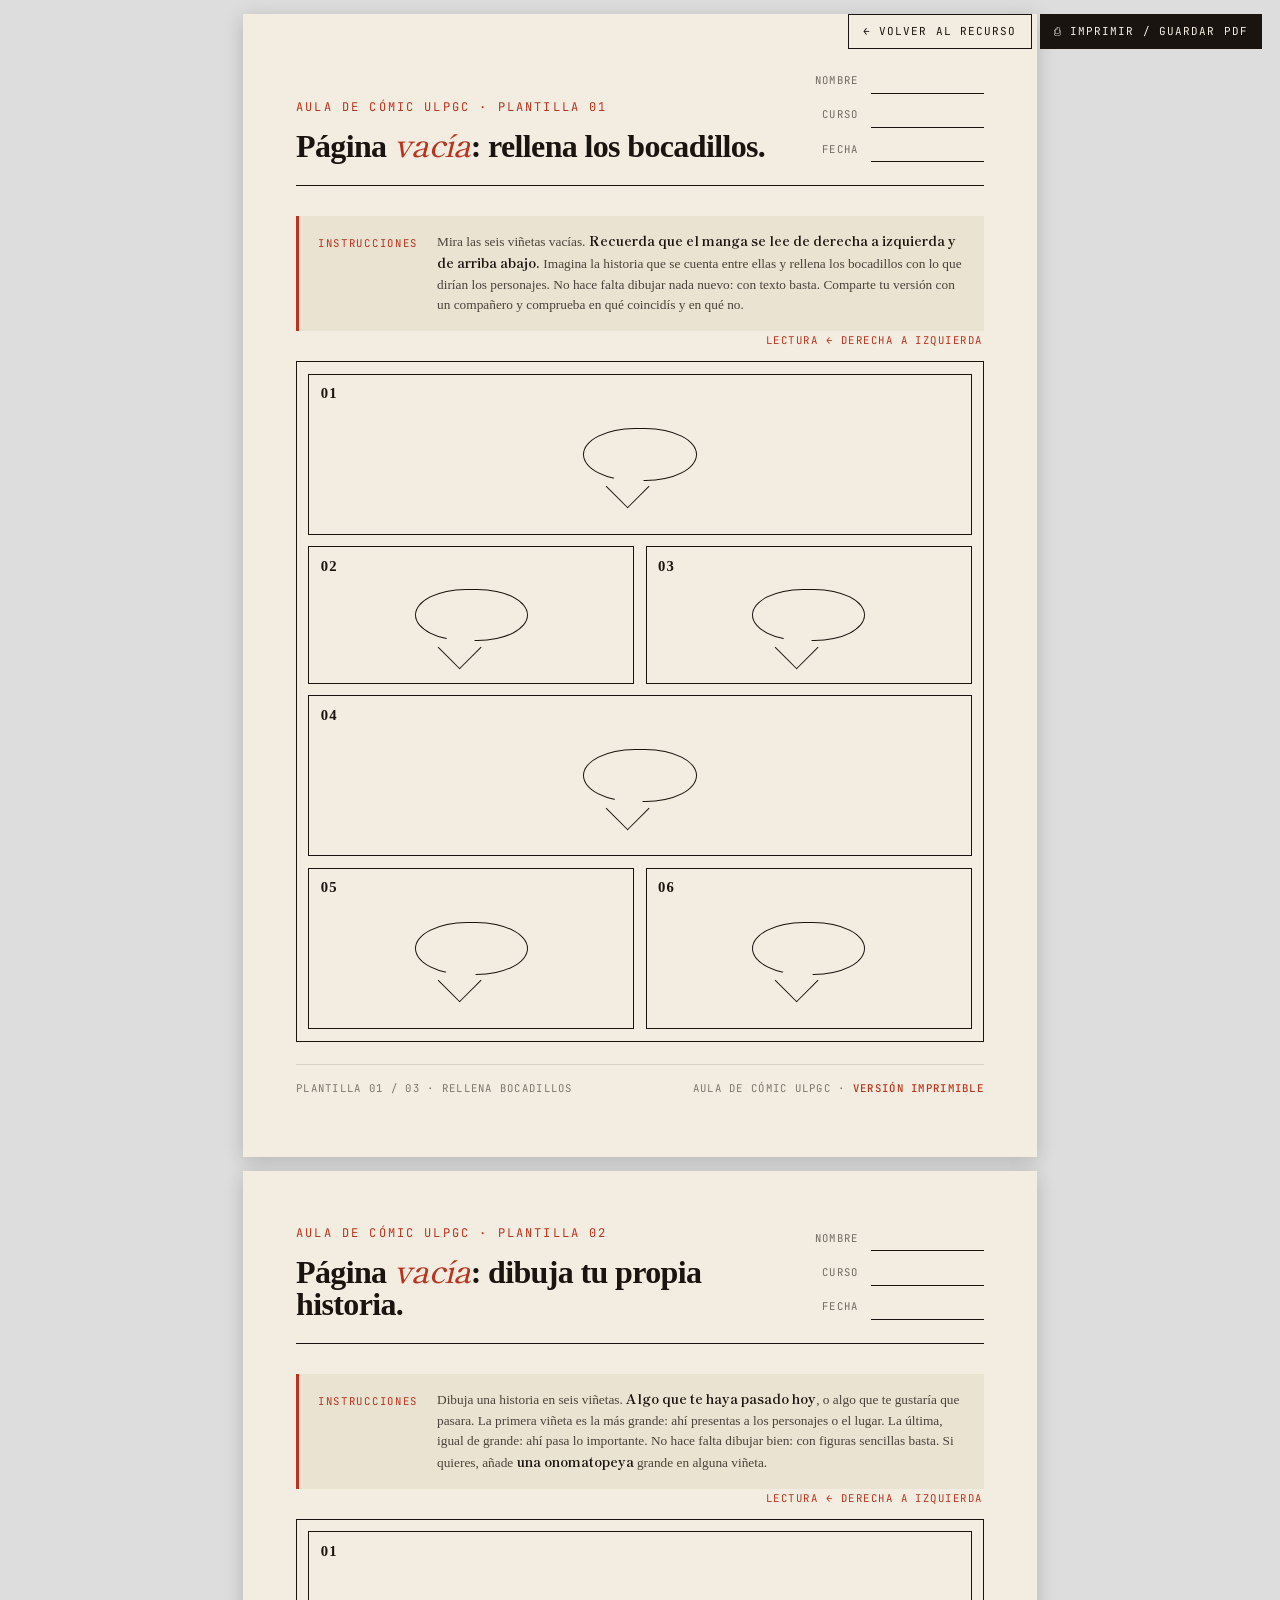
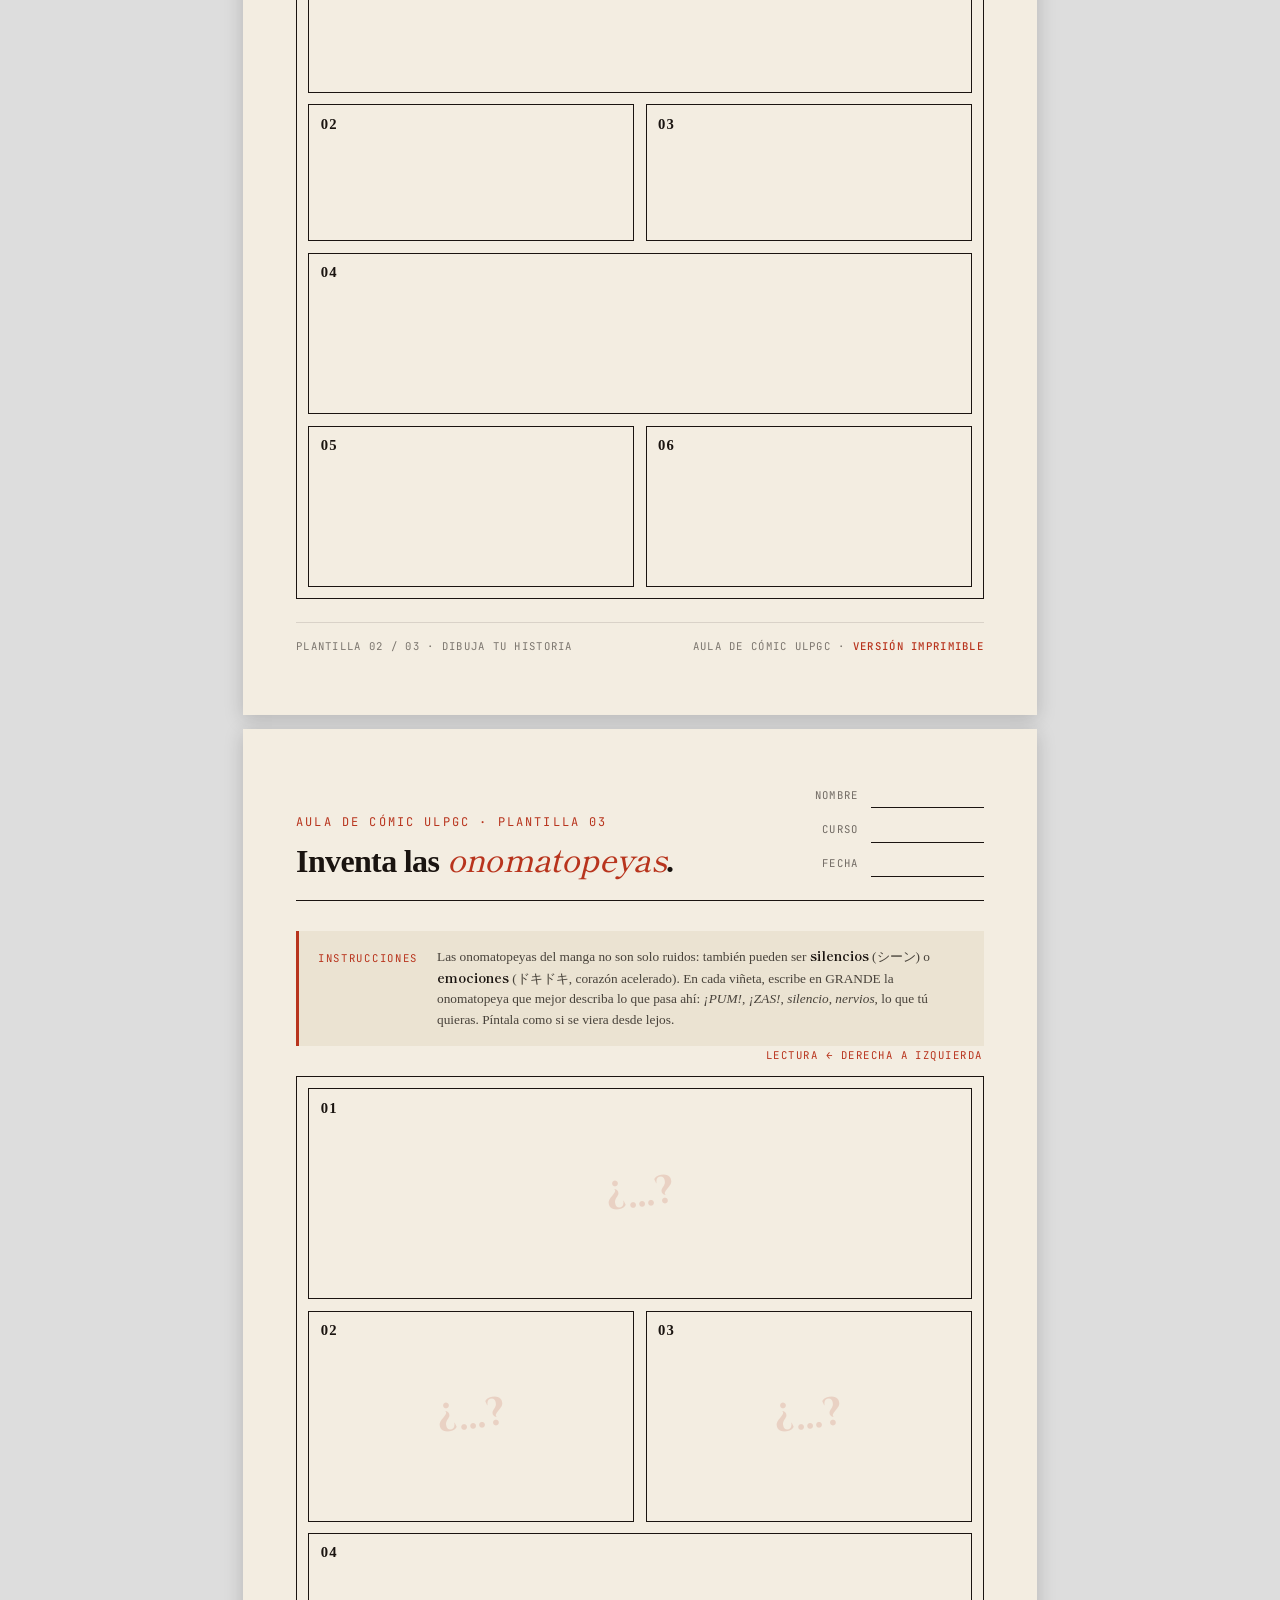
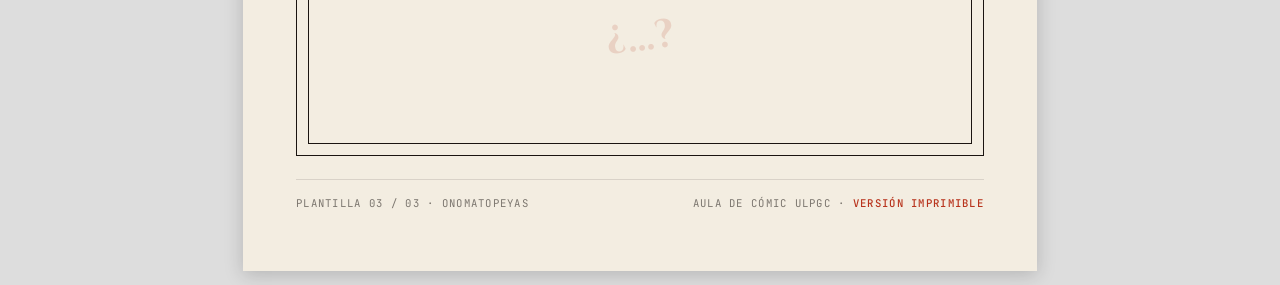
<file: pagina-vacia.html>
<!doctype html>
<html lang="es">
<head>
<meta charset="utf-8" />
<title>Página vacía — Plantilla imprimible · Aula de Cómic ULPGC</title>
<meta name="viewport" content="width=device-width, initial-scale=1.0">
<link rel="preconnect" href="https://fonts.googleapis.com">
<link rel="preconnect" href="https://fonts.gstatic.com" crossorigin>
<link href="https://fonts.googleapis.com/css2?family=Shippori+Mincho+B1:wght@400;500;600;700&family=Cinzel:wght@400;700&family=JetBrains+Mono:wght@400;500&family=Noto+Serif+JP:wght@400;700&display=swap" rel="stylesheet">
<style>
  :root {
    --paper: #f3ede1;
    --paper2: #ebe3d2;
    --ink: #1a1410;
    --red: #b8341d;
    --gold: #a8852d;
    --serif: 'Shippori Mincho B1', Georgia, serif;
    --mono:  'JetBrains Mono', ui-monospace, monospace;
    --soft: rgba(26, 20, 16, 0.12);
  }
  * { box-sizing: border-box; margin: 0; padding: 0; }
  body {
    font-family: var(--serif);
    color: var(--ink);
    background: #ddd;
    line-height: 1.5;
  }
  a { color: inherit; }

  @page { size: A4; margin: 12mm 14mm; }

  .sheet {
    width: 210mm;
    min-height: 297mm;
    background: var(--paper);
    margin: 14px auto;
    padding: 14mm 14mm 16mm;
    box-shadow: 0 4px 18px rgba(0,0,0,0.18);
    position: relative;
    page-break-after: always;
    display: flex;
    flex-direction: column;
  }
  .sheet:last-child { page-break-after: auto; }

  @media print {
    body { background: var(--paper); }
    .sheet { box-shadow: none; margin: 0; padding: 0; width: auto; min-height: auto; }
    .toolbar { display: none !important; }
  }

  .toolbar {
    position: fixed;
    top: 14px;
    right: 18px;
    z-index: 100;
    display: flex;
    gap: 8px;
  }
  .toolbar button, .toolbar a {
    font-family: var(--mono);
    font-size: 11px;
    letter-spacing: 0.1em;
    text-transform: uppercase;
    padding: 8px 14px;
    background: var(--ink);
    color: var(--paper);
    border: none;
    cursor: pointer;
    text-decoration: none;
  }
  .toolbar button:hover, .toolbar a:hover { background: var(--red); }
  .toolbar .ghost { background: var(--paper); color: var(--ink); border: 1px solid var(--ink); }

  /* HEAD */
  .head {
    display: flex;
    justify-content: space-between;
    align-items: end;
    padding-bottom: 6mm;
    margin-bottom: 8mm;
    border-bottom: 1.5px solid var(--ink);
  }
  .head-left .eyebrow {
    font-family: var(--mono);
    font-size: 9pt;
    letter-spacing: 0.18em;
    text-transform: uppercase;
    color: var(--red);
    margin-bottom: 3mm;
  }
  .head-left h1 {
    font-family: var(--serif);
    font-weight: 600;
    font-size: 24pt;
    line-height: 1;
    letter-spacing: -0.02em;
  }
  .head-left h1 em { color: var(--red); font-style: italic; font-weight: 500; }
  .head-right {
    display: grid;
    gap: 2mm;
    font-family: var(--mono);
    font-size: 8pt;
    letter-spacing: 0.12em;
    text-transform: uppercase;
    color: rgba(26,20,16,0.6);
    text-align: right;
  }
  .head-right .line {
    display: flex;
    gap: 12px;
    justify-content: end;
    align-items: baseline;
  }
  .head-right strong {
    color: var(--ink);
    font-family: var(--serif);
    font-size: 11pt;
    letter-spacing: 0;
    text-transform: none;
    min-width: 30mm;
    border-bottom: 1px solid var(--ink);
    text-align: left;
    padding-left: 4mm;
    padding-bottom: 1mm;
  }
  .head-right strong:empty::before { content: '\00a0'; }

  /* INSTRUCCIONES */
  .instr {
    background: var(--paper2);
    border-left: 3px solid var(--red);
    padding: 4mm 5mm;
    margin-bottom: 8mm;
    display: grid;
    grid-template-columns: auto 1fr;
    gap: 5mm;
    align-items: start;
  }
  .instr-tag {
    font-family: var(--mono);
    font-size: 8pt;
    letter-spacing: 0.16em;
    color: var(--red);
    text-transform: uppercase;
    padding-top: 1mm;
  }
  .instr-body {
    font-family: var(--serif);
    font-size: 10pt;
    line-height: 1.55;
    color: rgba(26,20,16,0.78);
    text-wrap: pretty;
  }
  .instr-body strong { color: var(--ink); }

  /* PÁGINA DE VIÑETAS */
  .pagina-vinetas {
    flex: 1;
    display: grid;
    grid-template-columns: 1fr 1fr;
    grid-template-rows: 1fr 0.85fr 1fr 1fr;
    gap: 3mm;
    border: 1.5px solid var(--ink);
    padding: 3mm;
    background: var(--paper);
    position: relative;
    min-height: 180mm;
  }
  .pagina-vinetas::before {
    content: 'Lectura ← derecha a izquierda';
    position: absolute;
    top: -8mm;
    right: 0;
    font-family: var(--mono);
    font-size: 8pt;
    letter-spacing: 0.14em;
    text-transform: uppercase;
    color: var(--red);
  }
  .pagina-vinetas > .vineta {
    background: var(--paper);
    border: 1px solid var(--ink);
    position: relative;
    display: flex;
    align-items: center;
    justify-content: center;
    font-family: var(--mono);
    font-size: 8pt;
    letter-spacing: 0.12em;
    color: rgba(26,20,16,0.25);
    text-transform: uppercase;
  }
  .vineta-num {
    position: absolute;
    top: 2mm;
    left: 3mm;
    font-family: var(--serif);
    font-weight: 600;
    font-size: 11pt;
    color: var(--ink);
  }
  /* Bocadillos vacíos en algunas viñetas */
  .bocadillo {
    background: var(--paper);
    border: 1.5px solid var(--ink);
    border-radius: 50%/55%;
    padding: 5mm 8mm;
    min-width: 30mm;
    min-height: 14mm;
    position: relative;
  }
  .bocadillo::after {
    content: '';
    position: absolute;
    bottom: -6mm;
    left: 25%;
    width: 8mm;
    height: 8mm;
    background: var(--paper);
    border-right: 1.5px solid var(--ink);
    border-bottom: 1.5px solid var(--ink);
    transform: rotate(45deg);
  }
  .ono-vacia {
    font-family: 'Cinzel', serif;
    font-weight: 700;
    font-size: 30pt;
    color: rgba(184, 52, 29, 0.15);
    text-transform: uppercase;
    transform: rotate(-7deg);
    pointer-events: none;
  }

  /* Distribución cuadrícula */
  .vineta:nth-child(1) { grid-column: 1 / 3; grid-row: 1; }
  .vineta:nth-child(2) { grid-column: 1; grid-row: 2; }
  .vineta:nth-child(3) { grid-column: 2; grid-row: 2; }
  .vineta:nth-child(4) { grid-column: 1 / 3; grid-row: 3; }
  .vineta:nth-child(5) { grid-column: 1; grid-row: 4; }
  .vineta:nth-child(6) { grid-column: 2; grid-row: 4; }

  /* PIE */
  .foot {
    margin-top: 6mm;
    padding-top: 4mm;
    border-top: 1px solid var(--soft);
    display: flex;
    justify-content: space-between;
    font-family: var(--mono);
    font-size: 8pt;
    letter-spacing: 0.12em;
    text-transform: uppercase;
    color: rgba(26,20,16,0.55);
  }
  .foot strong { color: var(--red); font-weight: 500; }

  /* ====== VARIANTE 6 viñetas vacías (rellena bocadillos) ====== */
  .variante-2 .pagina-vinetas {
    grid-template-rows: 1fr 0.9fr 0.9fr 1fr;
  }
  .variante-2 .vineta {
    background: var(--paper);
  }
  .variante-2 .vineta-num { color: var(--red); }
  .variante-2 .vineta-bocadillo-only { background: var(--paper); }

  /* ====== VARIANTE 3 — solo onomatopeyas ====== */
  .variante-3 .pagina-vinetas {
    grid-template-rows: 1fr 1fr 1fr;
  }
  .variante-3 .vineta:nth-child(1) { grid-column: 1 / 3; grid-row: 1; }
  .variante-3 .vineta:nth-child(2) { grid-column: 1; grid-row: 2; }
  .variante-3 .vineta:nth-child(3) { grid-column: 2; grid-row: 2; }
  .variante-3 .vineta:nth-child(4) { grid-column: 1 / 3; grid-row: 3; }
  .variante-3 .vineta:nth-child(5),
  .variante-3 .vineta:nth-child(6) { display: none; }
</style>
</head>
<body>

<div class="toolbar">
  <a href="recurso.html" class="ghost">← Volver al recurso</a>
  <button onclick="window.print()">⎙ Imprimir / Guardar PDF</button>
</div>

<!-- ════════ HOJA 1 — RELLENA BOCADILLOS ════════ -->
<section class="sheet">
  <header class="head">
    <div class="head-left">
      <div class="eyebrow">Aula de Cómic ULPGC · Plantilla 01</div>
      <h1>Página <em>vacía</em>: rellena los bocadillos.</h1>
    </div>
    <div class="head-right">
      <div class="line">Nombre <strong></strong></div>
      <div class="line">Curso  <strong></strong></div>
      <div class="line">Fecha  <strong></strong></div>
    </div>
  </header>

  <div class="instr">
    <span class="instr-tag">Instrucciones</span>
    <p class="instr-body">
      Mira las seis viñetas vacías. <strong>Recuerda que el manga se lee de derecha a izquierda y de arriba abajo.</strong> Imagina la historia que se cuenta entre ellas y rellena los bocadillos con lo que dirían los personajes. No hace falta dibujar nada nuevo: con texto basta. Comparte tu versión con un compañero y comprueba en qué coincidís y en qué no.
    </p>
  </div>

  <div class="pagina-vinetas">
    <div class="vineta">
      <span class="vineta-num">01</span>
      <div class="bocadillo"></div>
    </div>
    <div class="vineta">
      <span class="vineta-num">02</span>
      <div class="bocadillo"></div>
    </div>
    <div class="vineta">
      <span class="vineta-num">03</span>
      <div class="bocadillo"></div>
    </div>
    <div class="vineta">
      <span class="vineta-num">04</span>
      <div class="bocadillo"></div>
    </div>
    <div class="vineta">
      <span class="vineta-num">05</span>
      <div class="bocadillo"></div>
    </div>
    <div class="vineta">
      <span class="vineta-num">06</span>
      <div class="bocadillo"></div>
    </div>
  </div>

  <div class="foot">
    <span>Plantilla 01 / 03 · Rellena bocadillos</span>
    <span>Aula de Cómic ULPGC · <strong>Versión imprimible</strong></span>
  </div>
</section>

<!-- ════════ HOJA 2 — DIBUJA TU HISTORIA ════════ -->
<section class="sheet">
  <header class="head">
    <div class="head-left">
      <div class="eyebrow">Aula de Cómic ULPGC · Plantilla 02</div>
      <h1>Página <em>vacía</em>: dibuja tu propia historia.</h1>
    </div>
    <div class="head-right">
      <div class="line">Nombre <strong></strong></div>
      <div class="line">Curso  <strong></strong></div>
      <div class="line">Fecha  <strong></strong></div>
    </div>
  </header>

  <div class="instr">
    <span class="instr-tag">Instrucciones</span>
    <p class="instr-body">
      Dibuja una historia en seis viñetas. <strong>Algo que te haya pasado hoy</strong>, o algo que te gustaría que pasara. La primera viñeta es la más grande: ahí presentas a los personajes o el lugar. La última, igual de grande: ahí pasa lo importante. No hace falta dibujar bien: con figuras sencillas basta. Si quieres, añade <strong>una onomatopeya</strong> grande en alguna viñeta.
    </p>
  </div>

  <div class="pagina-vinetas">
    <div class="vineta"><span class="vineta-num">01</span></div>
    <div class="vineta"><span class="vineta-num">02</span></div>
    <div class="vineta"><span class="vineta-num">03</span></div>
    <div class="vineta"><span class="vineta-num">04</span></div>
    <div class="vineta"><span class="vineta-num">05</span></div>
    <div class="vineta"><span class="vineta-num">06</span></div>
  </div>

  <div class="foot">
    <span>Plantilla 02 / 03 · Dibuja tu historia</span>
    <span>Aula de Cómic ULPGC · <strong>Versión imprimible</strong></span>
  </div>
</section>

<!-- ════════ HOJA 3 — INVENTA LAS ONOMATOPEYAS ════════ -->
<section class="sheet variante-3">
  <header class="head">
    <div class="head-left">
      <div class="eyebrow">Aula de Cómic ULPGC · Plantilla 03</div>
      <h1>Inventa las <em>onomatopeyas</em>.</h1>
    </div>
    <div class="head-right">
      <div class="line">Nombre <strong></strong></div>
      <div class="line">Curso  <strong></strong></div>
      <div class="line">Fecha  <strong></strong></div>
    </div>
  </header>

  <div class="instr">
    <span class="instr-tag">Instrucciones</span>
    <p class="instr-body">
      Las onomatopeyas del manga no son solo ruidos: también pueden ser <strong>silencios</strong> (シーン) o <strong>emociones</strong> (ドキドキ, corazón acelerado). En cada viñeta, escribe en GRANDE la onomatopeya que mejor describa lo que pasa ahí: <em>¡PUM!</em>, <em>¡ZAS!</em>, <em>silencio</em>, <em>nervios</em>, lo que tú quieras. Píntala como si se viera desde lejos.
    </p>
  </div>

  <div class="pagina-vinetas">
    <div class="vineta">
      <span class="vineta-num">01</span>
      <span class="ono-vacia">¿…?</span>
    </div>
    <div class="vineta">
      <span class="vineta-num">02</span>
      <span class="ono-vacia">¿…?</span>
    </div>
    <div class="vineta">
      <span class="vineta-num">03</span>
      <span class="ono-vacia">¿…?</span>
    </div>
    <div class="vineta">
      <span class="vineta-num">04</span>
      <span class="ono-vacia">¿…?</span>
    </div>
    <div class="vineta"></div>
    <div class="vineta"></div>
  </div>

  <div class="foot">
    <span>Plantilla 03 / 03 · Onomatopeyas</span>
    <span>Aula de Cómic ULPGC · <strong>Versión imprimible</strong></span>
  </div>
</section>

</body>
</html>
</file>
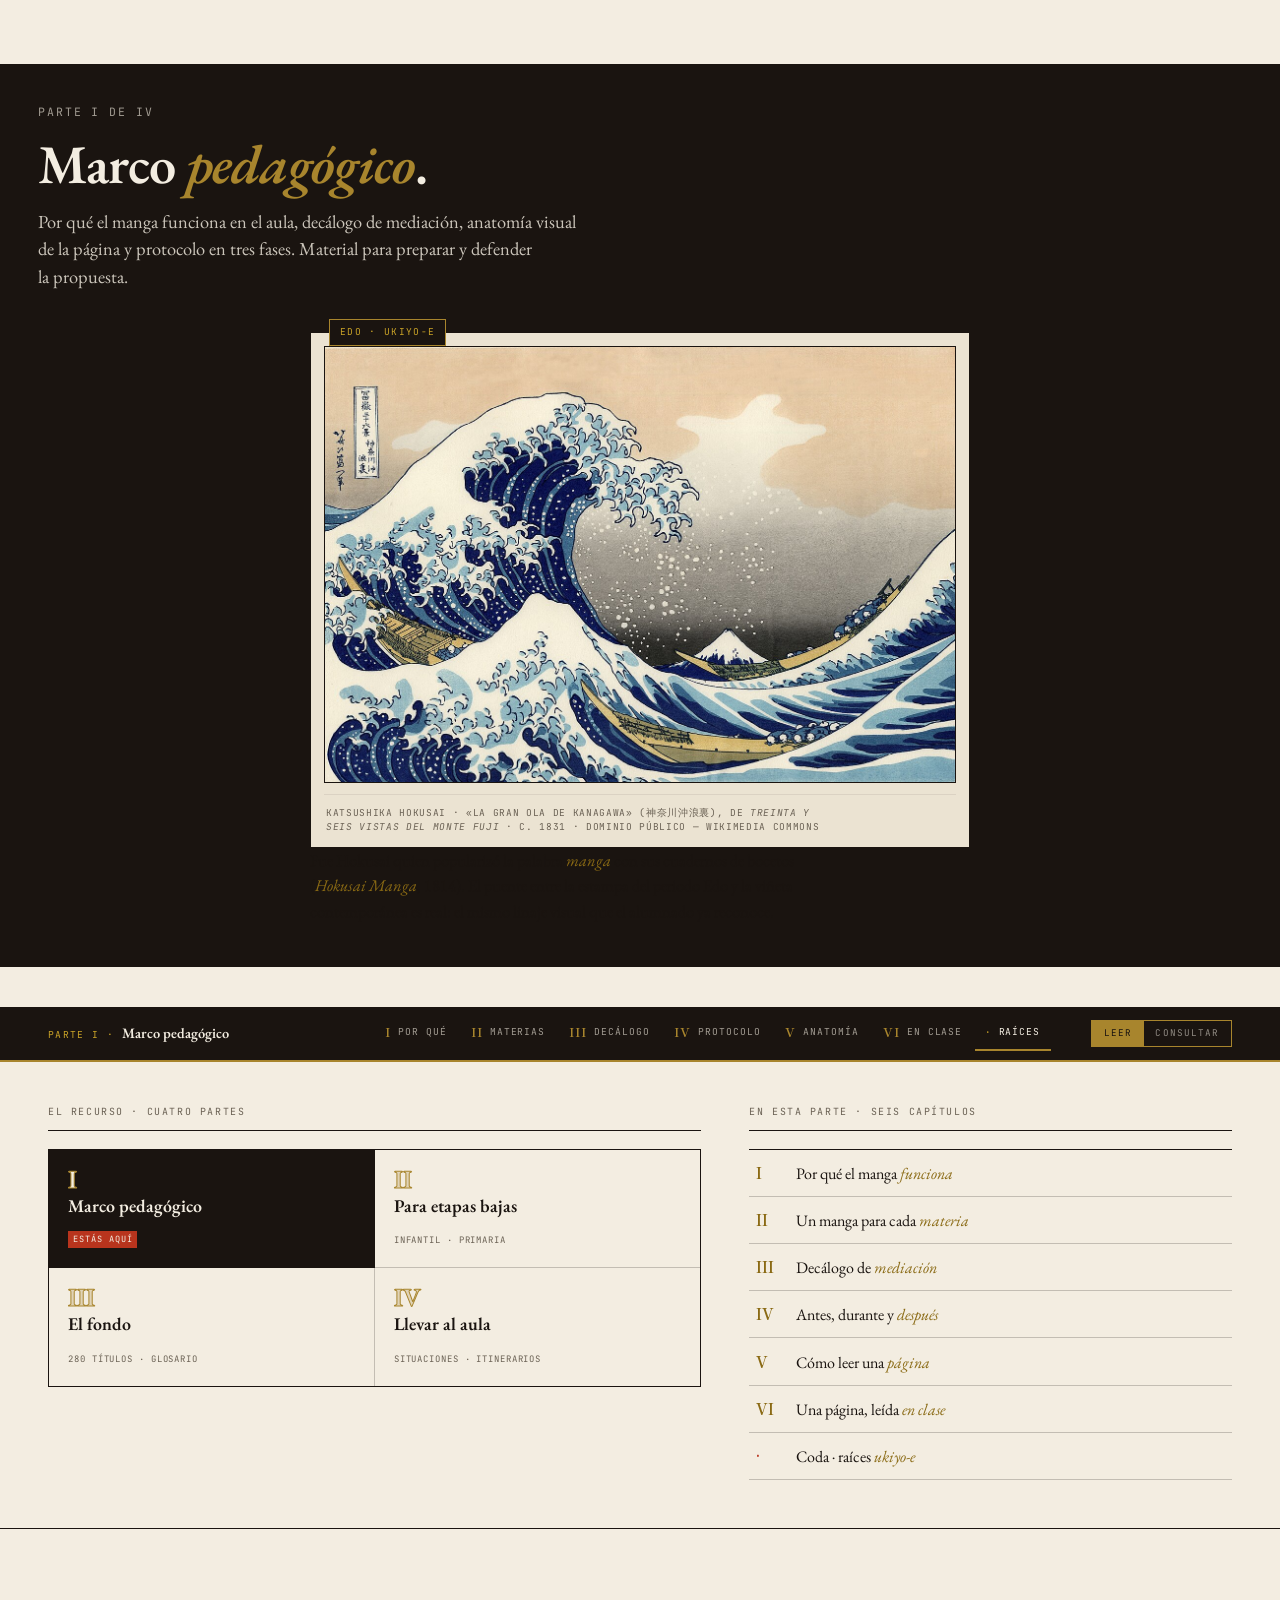
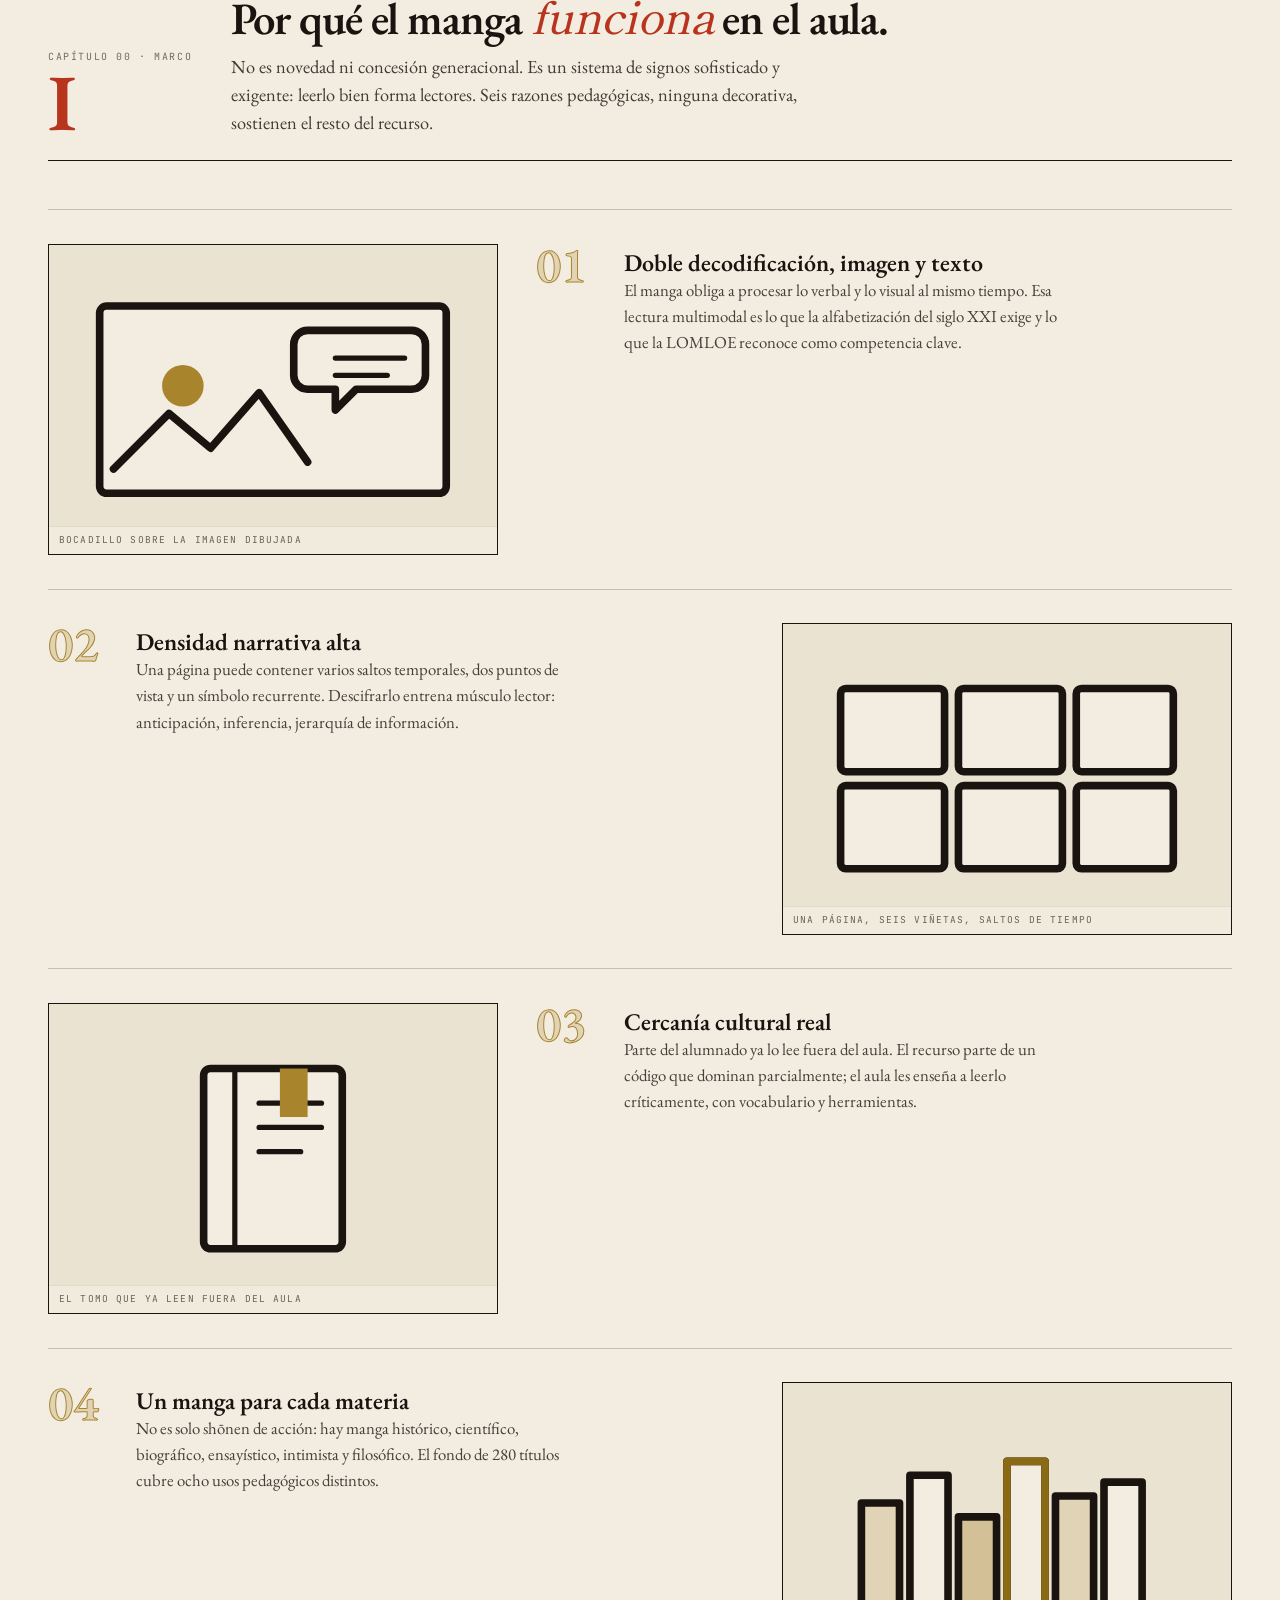
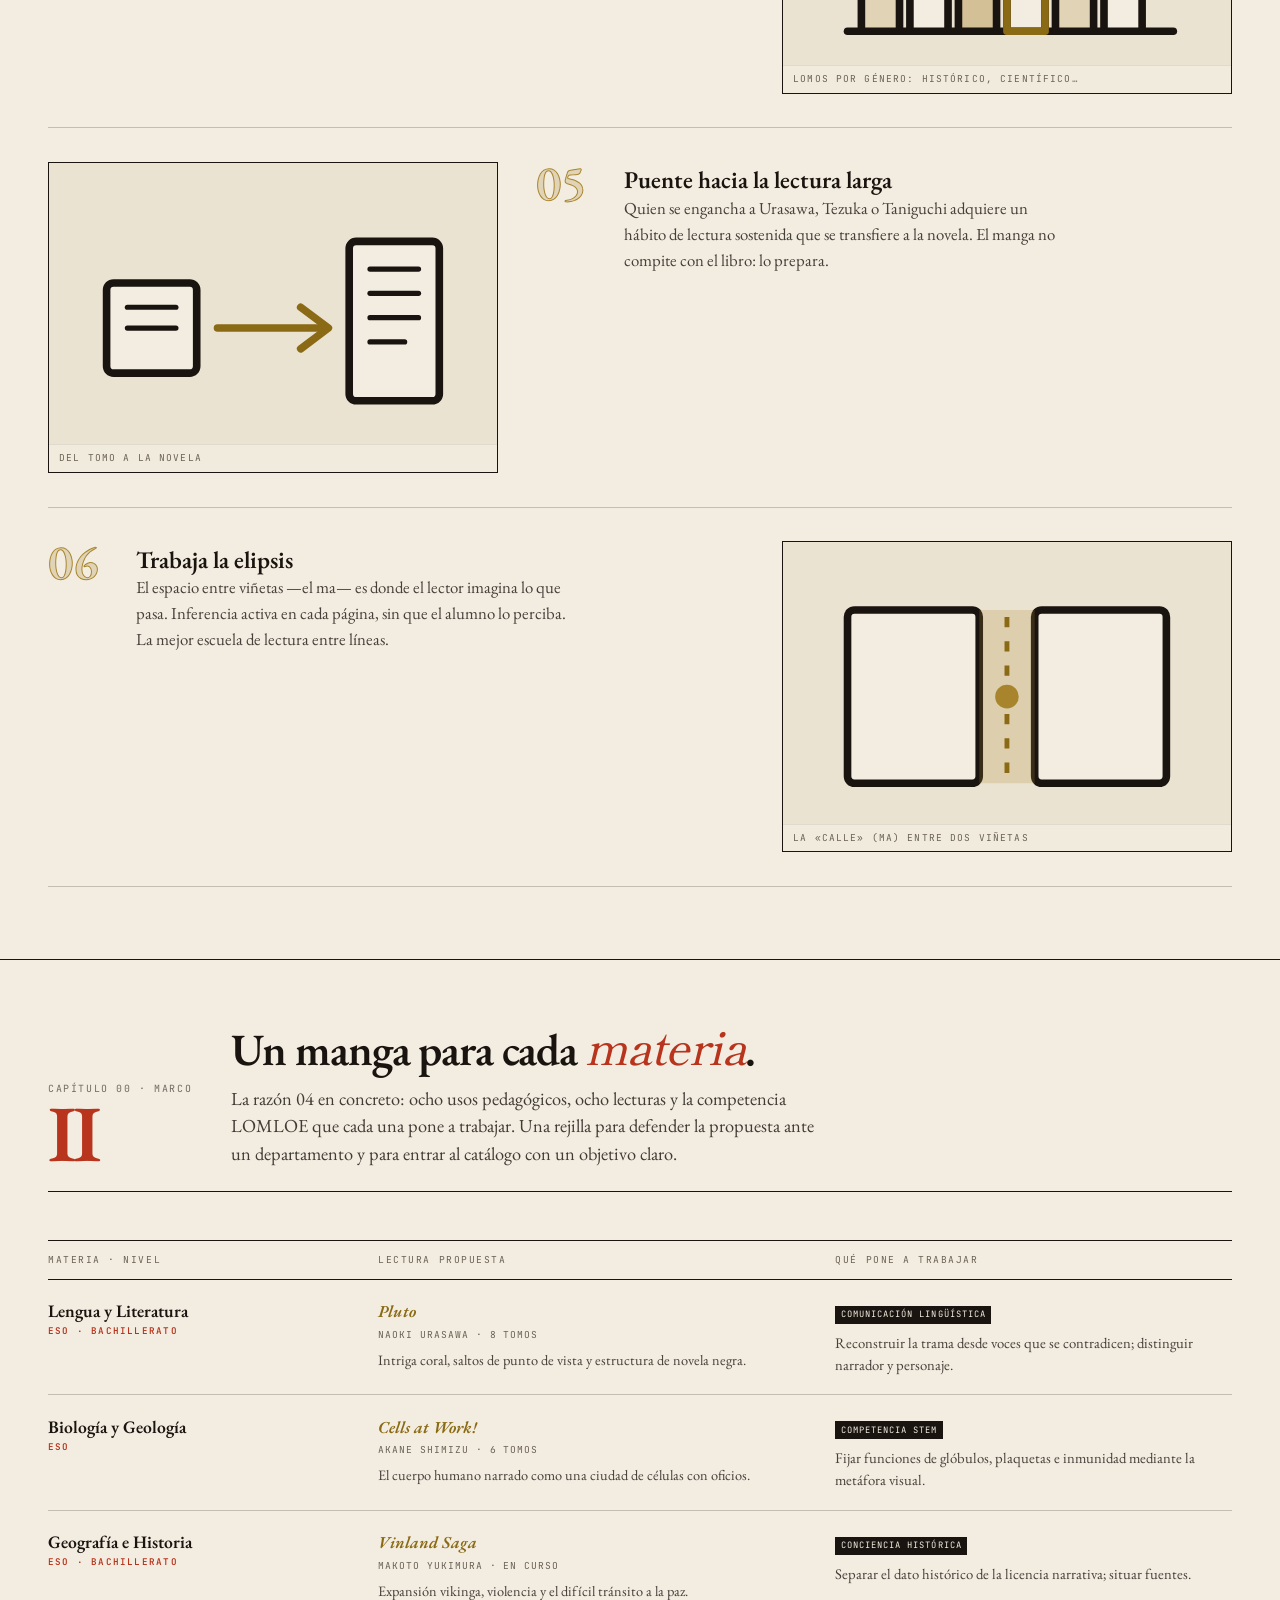
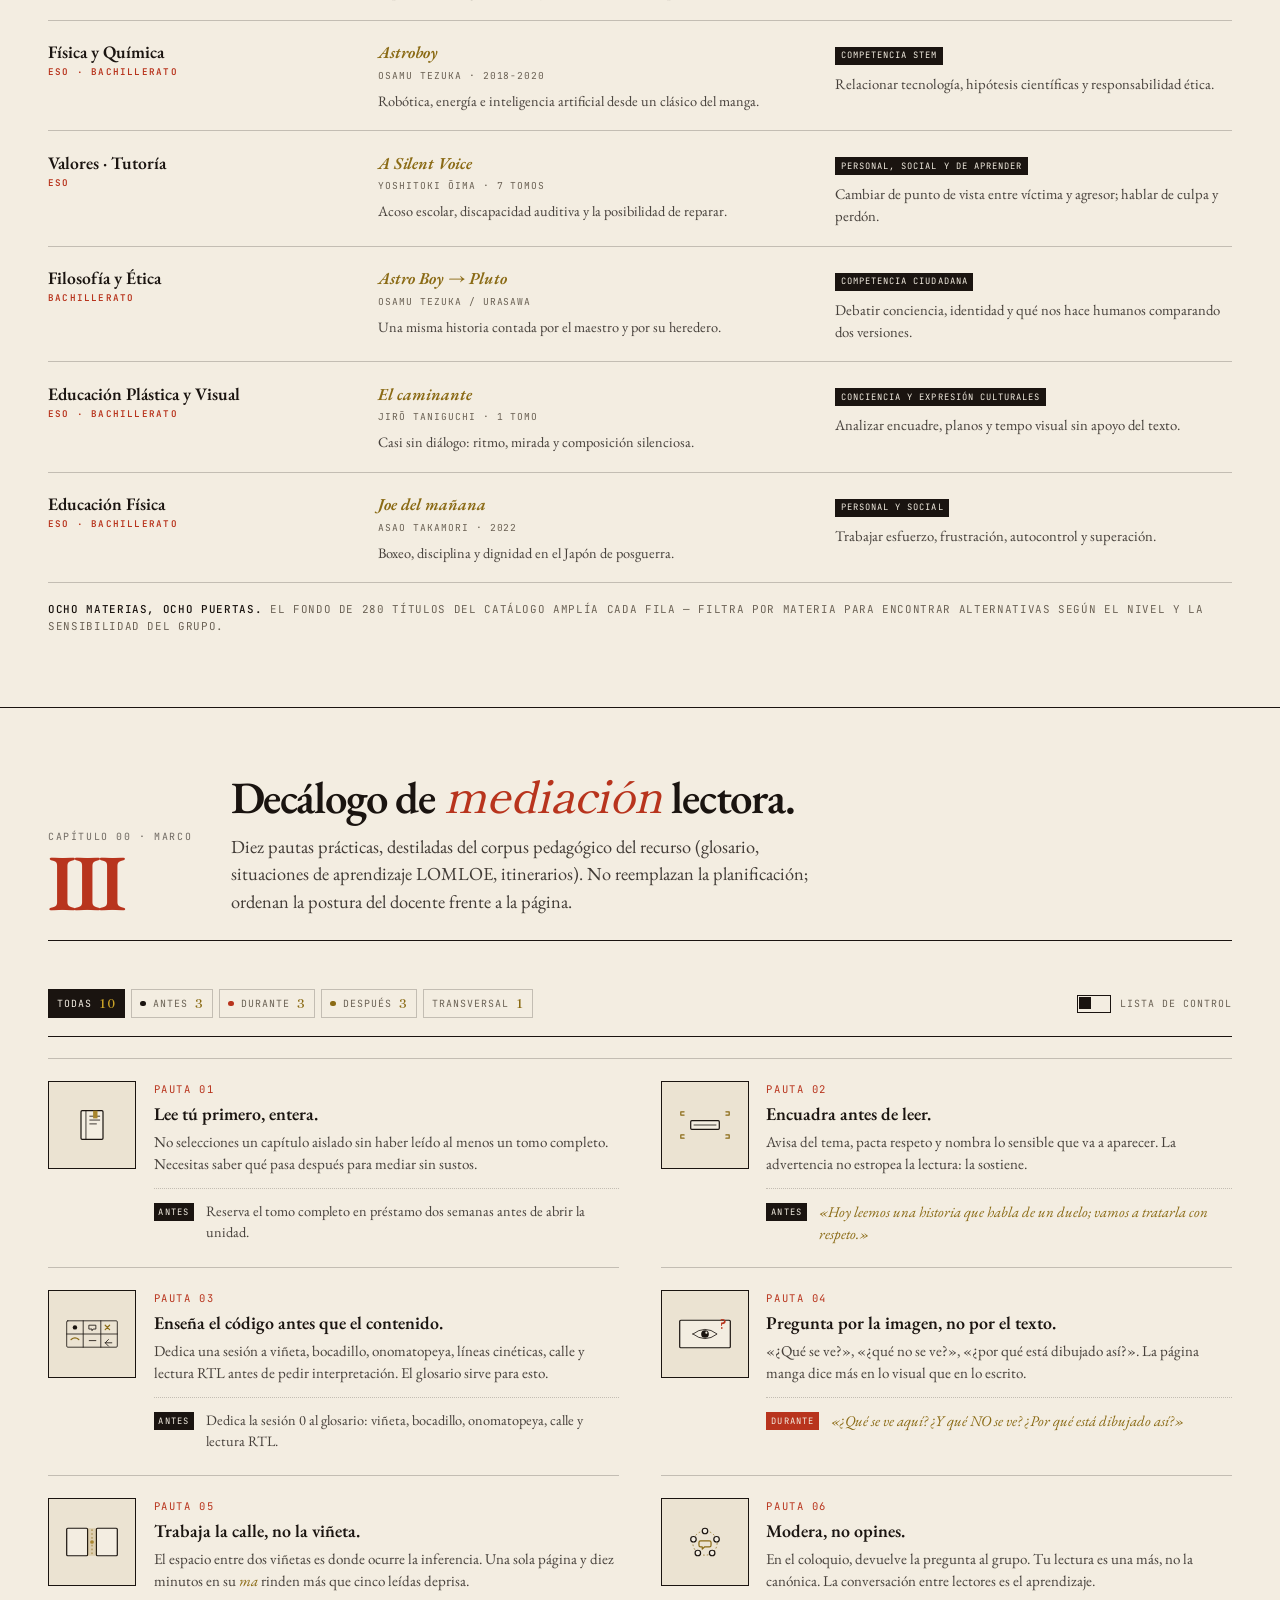
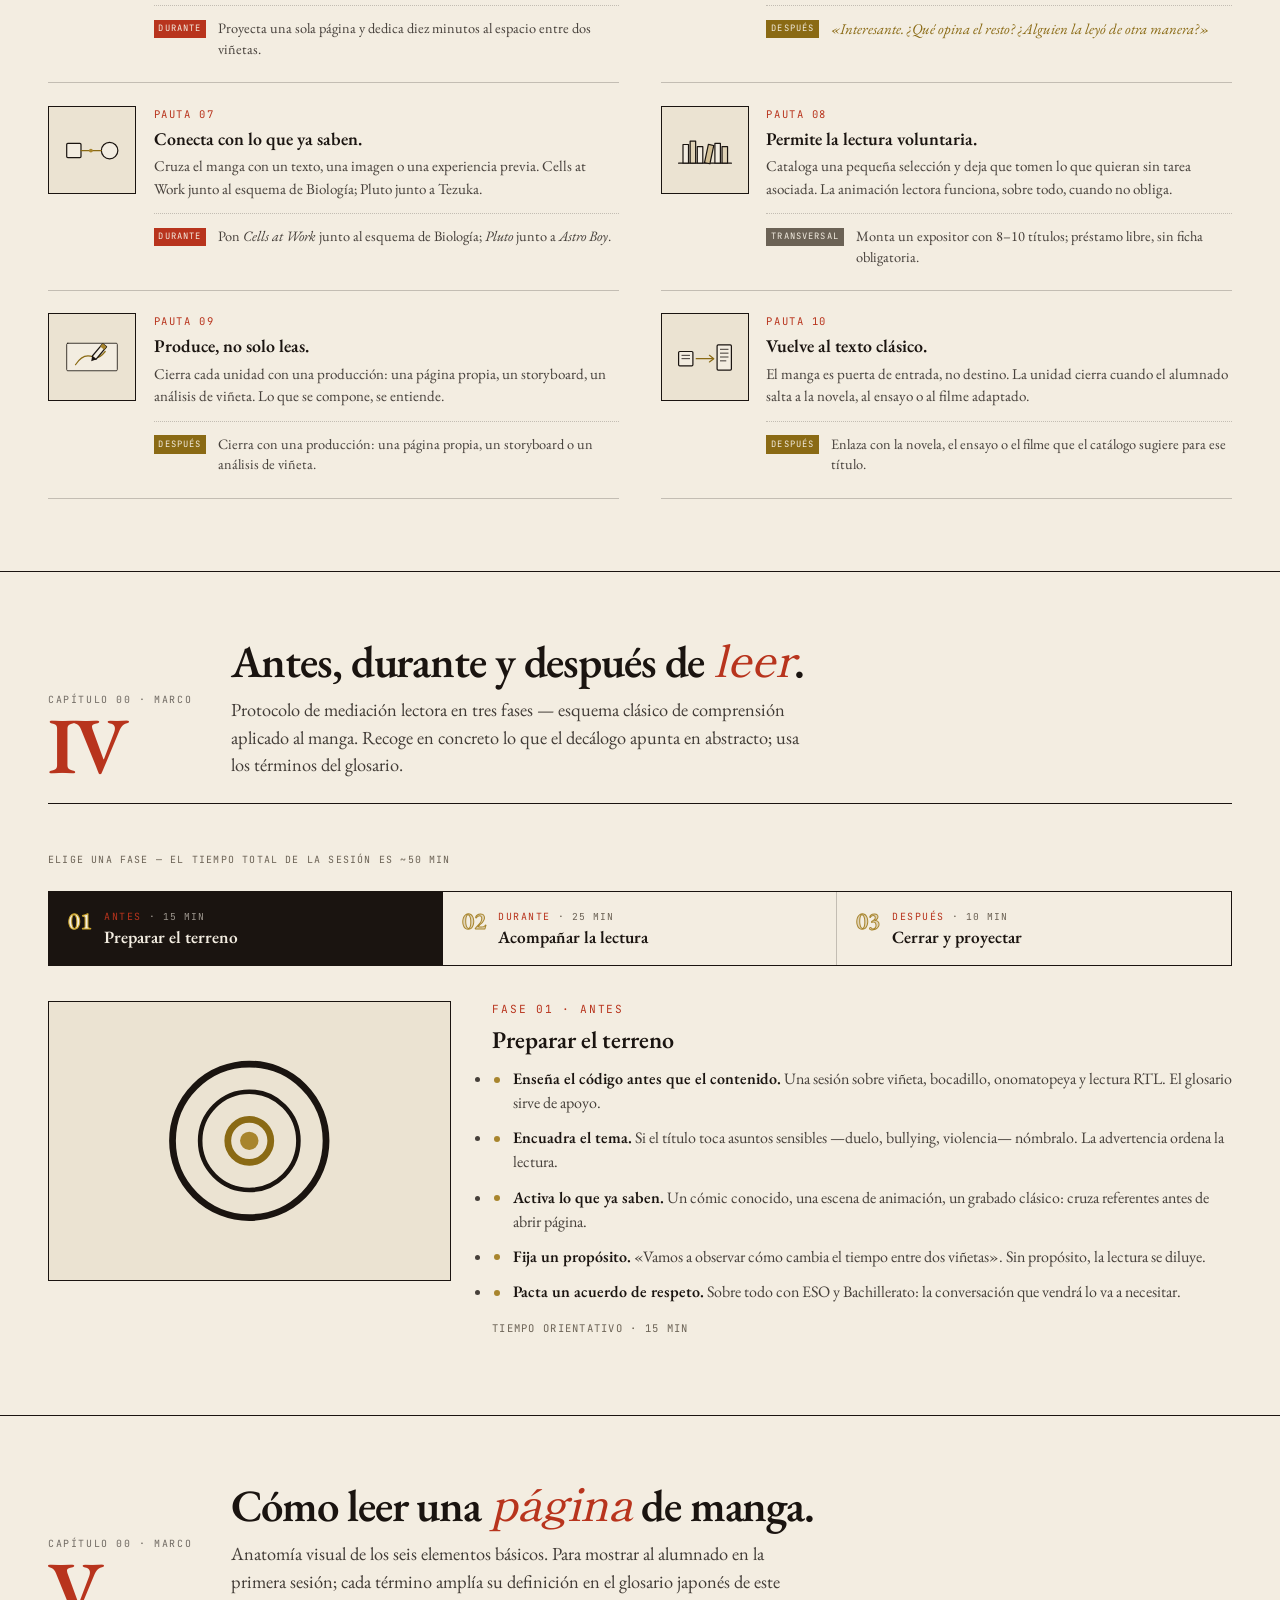
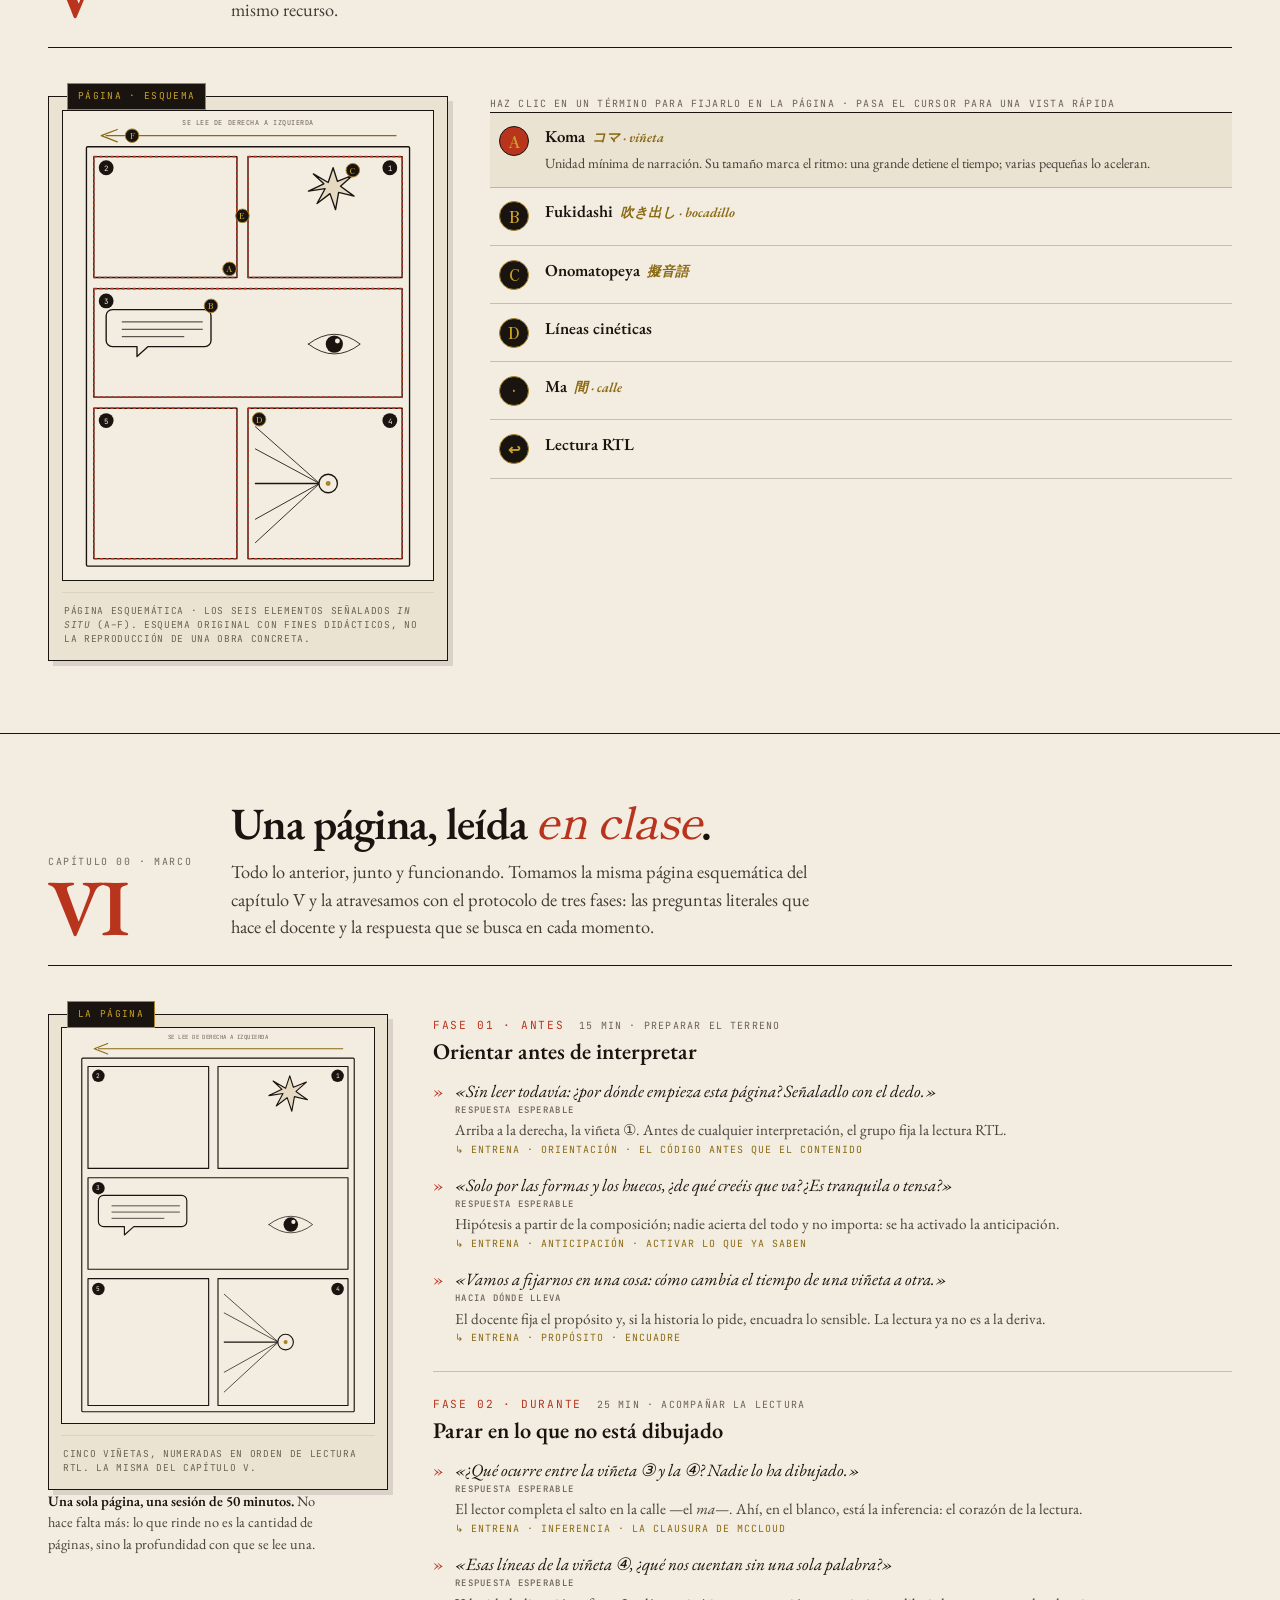
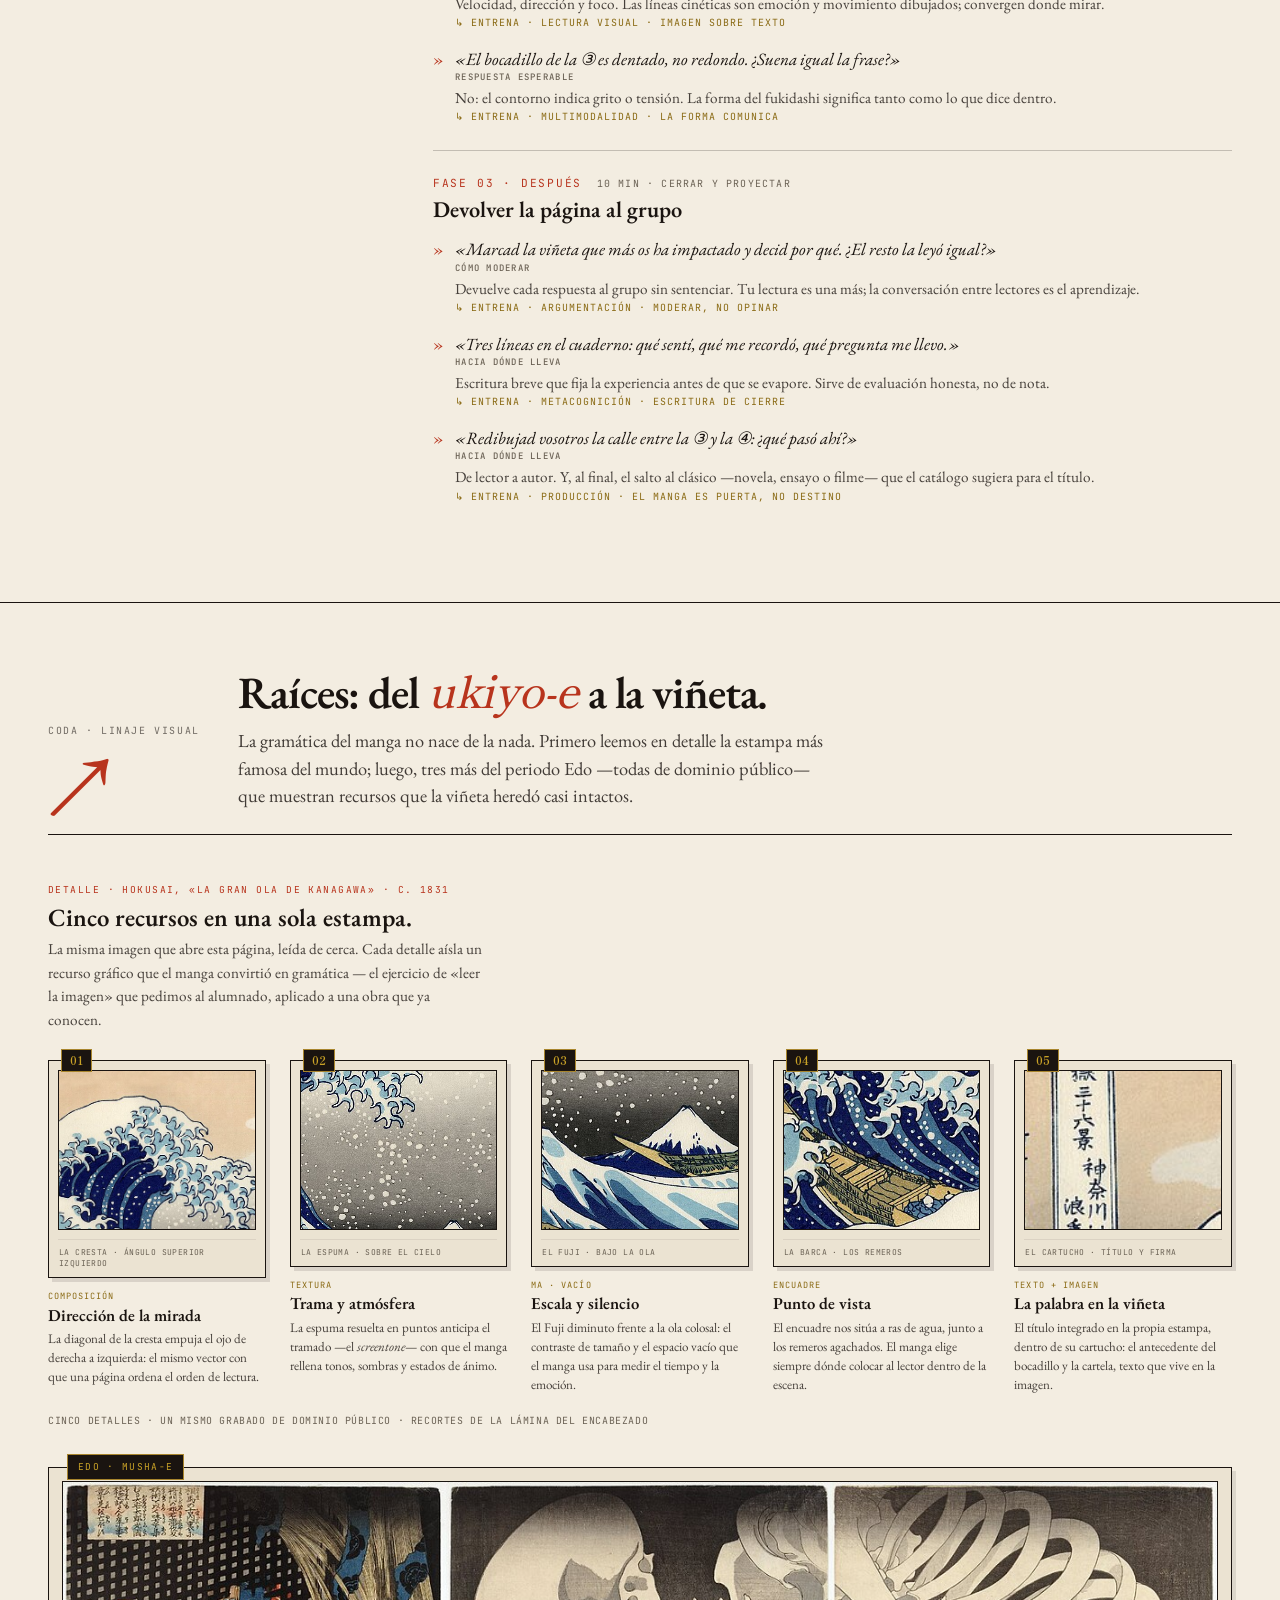
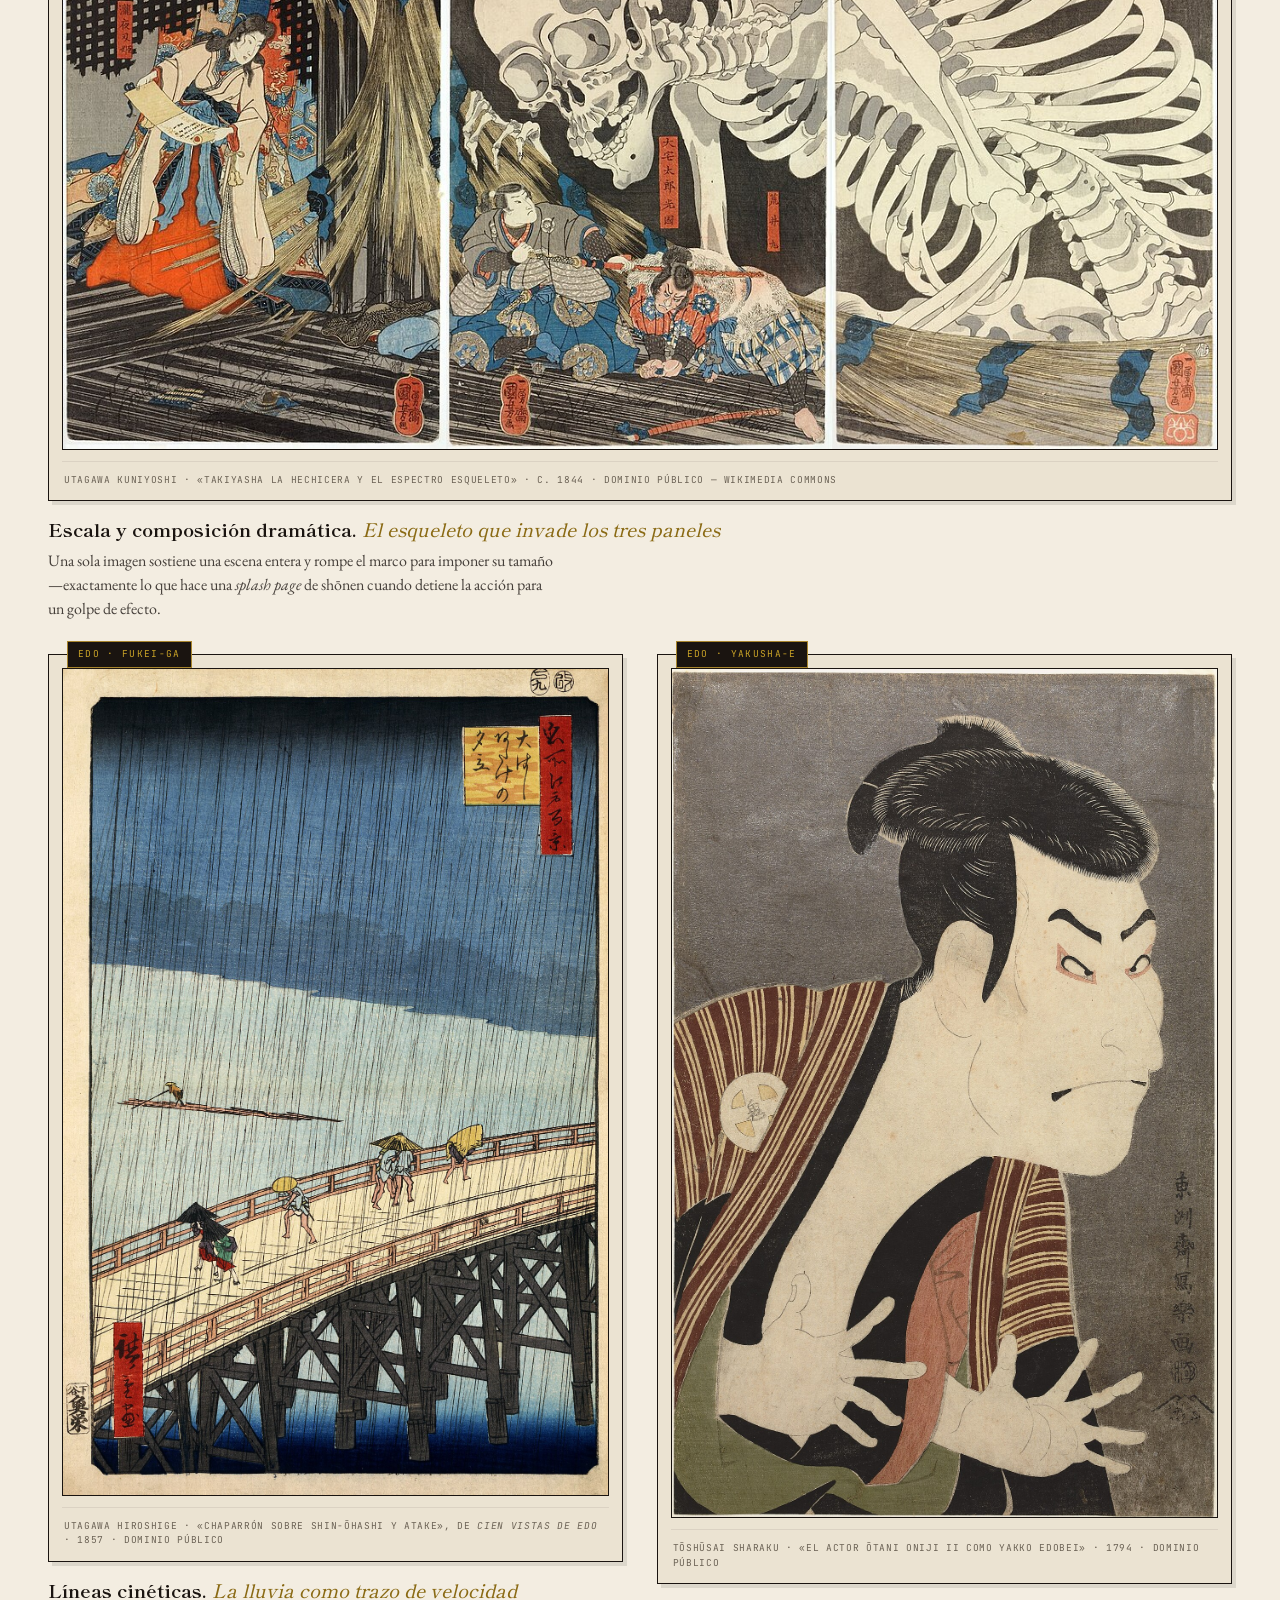
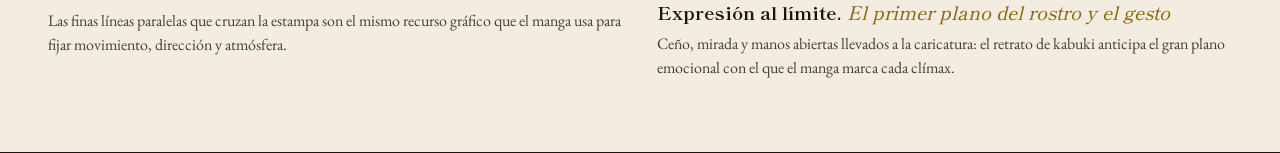
<file: parte-i-marco.html>
﻿<!DOCTYPE html><html lang="es"><head><meta charset="UTF-8">
<meta name="viewport" content="width=device-width, initial-scale=1.0">
<title>Verificación · Parte I integrada (CSS real)</title>
<link href="https://fonts.googleapis.com/css2?family=EB+Garamond:ital,wght@0,400;0,600;1,400&family=Shippori+Mincho+B1:wght@400;500;600;700&family=Inter:wght@400;500;600&family=JetBrains+Mono:wght@400;500&family=Cinzel:wght@400;700&display=swap" rel="stylesheet">
<link rel="stylesheet" href="css/estilos.css">
<link rel="stylesheet" href="css/editorial.css">
<link rel="stylesheet" href="css/editorial-extras.css">
<link rel="stylesheet" href="css/marco-bloques.css">
<link rel="stylesheet" href="css/marco-bloques-2.css">
<link rel="stylesheet" href="css/estructura.css">
<link rel="stylesheet" href="css/pendientes.css">
<style>body{margin:0;background:var(--paper);}</style>
</head><body>
<template id="__bundler_thumbnail">
  <svg viewBox="0 0 100 100" xmlns="http://www.w3.org/2000/svg">
    <rect width="100" height="100" fill="#1a1410"/>
    <rect x="20" y="18" width="60" height="64" fill="#f3ede1" stroke="#a8852d" stroke-width="1.5"/>
    <rect x="26" y="24" width="22" height="22" fill="none" stroke="#1a1410" stroke-width="1.4"/>
    <rect x="52" y="24" width="22" height="22" fill="none" stroke="#1a1410" stroke-width="1.4"/>
    <rect x="26" y="50" width="48" height="26" fill="none" stroke="#1a1410" stroke-width="1.4"/>
    <path d="M62 30 l4 -8 l2 7 l7 -2 l-6 4 l5 5 l-7 -2 l-1 7 l-3 -7 l-6 3 z" fill="#a8852d"/>
    <text x="50" y="93" font-family="Georgia,serif" font-style="italic" font-size="9" fill="#c9a227" text-anchor="middle">漫画</text>
  </svg>
</template>
<!-- ══════════════════ PARTE I ══════════════════ -->
<div class="parte-divider" id="parte-i" data-screen-label="Parte I — Marco pedagógico">
  <span class="parte-eyebrow">Parte I de IV</span>
  <h2 class="parte-title">Marco <em>pedagógico</em>.</h2>
  <p class="parte-lede">Por qué el manga funciona en el aula, decálogo de mediación, anatomía visual de la página y protocolo en tres fases. Material para preparar y defender la propuesta.</p>
  <figure class="mb-art">
    <div class="mb-art-plate"><span class="mb-seal">Edo · ukiyo-e</span><img src="img/hokusai-gran-ola.jpg" width="1280" height="883" loading="lazy" alt="«La gran ola de Kanagawa», estampa ukiyo-e de Katsushika Hokusai"><figcaption class="mb-cartela">Katsushika Hokusai · «La gran ola de Kanagawa» (神奈川沖浪裏), de <i>Treinta y seis vistas del monte Fuji</i> · c. 1831 · Dominio público — Wikimedia Commons</figcaption></div>
    <p class="mb-art-note">Fue Hokusai quien popularizó la palabra <em>manga</em> con sus cuadernos de bocetos (<em>Hokusai Manga</em>, 1814). El puente entre la estampa del periodo Edo y la viñeta contemporánea es real: el mismo linaje visual que el alumnado ya reconoce.</p>
  </figure>
</div>

<!-- ══════════════════ NAV FIJA + MAPA DE ENTRADA ══════════════════ -->
<nav class="mb-nav" aria-label="Navegación de la Parte I">
  <a class="mb-nav-home" href="#parte-i">Parte I · <b>Marco pedagógico</b></a>
  <div class="mb-nav-list">
    <a href="#porque"><span class="nv-n">I</span><span class="nv-label">Por qué</span></a>
    <a href="#cruce"><span class="nv-n">II</span><span class="nv-label">Materias</span></a>
    <a href="#decalogo"><span class="nv-n">III</span><span class="nv-label">Decálogo</span></a>
    <a href="#protocolo"><span class="nv-n">IV</span><span class="nv-label">Protocolo</span></a>
    <a href="#anatomia"><span class="nv-n">V</span><span class="nv-label">Anatomía</span></a>
    <a href="#caso"><span class="nv-n">VI</span><span class="nv-label">En clase</span></a>
    <a href="#raices"><span class="nv-n">·</span><span class="nv-label">Raíces</span></a>
  </div>
  <button type="button" class="mb-mode" id="modo-consulta" aria-pressed="false" title="Cambia entre lectura completa y vista compacta de consulta"><span class="md-leer">Leer</span><span class="md-cons">Consultar</span></button>
  <div class="mb-nav-progress" aria-hidden="true"></div>
</nav>

<section class="mb-mapa" id="mapa" aria-label="Mapa del recurso">
  <div>
    <p class="mb-mapa-h">El recurso · cuatro partes</p>
    <div class="mb-parts">
      <a class="mb-part is-current" href="#parte-i"><span class="pt-n">I</span><span class="pt-t">Marco pedagógico</span><span class="pt-here">Estás aquí</span></a>
      <a class="mb-part" href="../recurso.html#parte-ii"><span class="pt-n">II</span><span class="pt-t">Para etapas bajas</span><span class="pt-s">Infantil · Primaria</span></a>
      <a class="mb-part" href="../recurso.html#parte-iii"><span class="pt-n">III</span><span class="pt-t">El fondo</span><span class="pt-s">280 títulos · glosario</span></a>
      <a class="mb-part" href="../recurso.html#parte-iv"><span class="pt-n">IV</span><span class="pt-t">Llevar al aula</span><span class="pt-s">Situaciones · itinerarios</span></a>
    </div>
  </div>
  <div>
    <p class="mb-mapa-h">En esta parte · seis capítulos</p>
    <ol class="mb-toc">
      <li><a href="#porque"><span class="tc-n">I</span><span class="tc-t">Por qué el manga <em>funciona</em></span></a></li>
      <li><a href="#cruce"><span class="tc-n">II</span><span class="tc-t">Un manga para cada <em>materia</em></span></a></li>
      <li><a href="#decalogo"><span class="tc-n">III</span><span class="tc-t">Decálogo de <em>mediación</em></span></a></li>
      <li><a href="#protocolo"><span class="tc-n">IV</span><span class="tc-t">Antes, durante y <em>después</em></span></a></li>
      <li><a href="#anatomia"><span class="tc-n">V</span><span class="tc-t">Cómo leer una <em>página</em></span></a></li>
      <li><a href="#caso"><span class="tc-n">VI</span><span class="tc-t">Una página, leída <em>en clase</em></span></a></li>
      <li class="is-coda"><a href="#raices"><span class="tc-n">·</span><span class="tc-t">Coda · raíces <em>ukiyo-e</em></span></a></li>
    </ol>
  </div>
</section>

<!-- ══════════════════ POR QUÉ EL MANGA EN EL AULA ══════════════════ -->
<section class="ed-block" id="porque">
  <div class="ed-block-header">
    <div class="ed-block-num">
      <small>Capítulo 00 · Marco</small>
      I
    </div>
    <div>
      <h3 class="ed-block-title">Por qué el manga <em>funciona</em> en el aula.</h3>
      <p class="ed-block-kicker">No es novedad ni concesión generacional. Es un sistema de signos sofisticado y exigente: leerlo bien forma lectores. Seis razones pedagógicas, ninguna decorativa, sostienen el resto del recurso.</p>
    </div>
  </div>
  <div class="mb-tira">
  <article class="mb-row"><div class="mb-fig"><svg viewBox="0 0 120 80" preserveAspectRatio="xMidYMid meet"><rect x="10" y="13" width="100" height="54" rx="2" class="ln pf"/><circle cx="34" cy="36" r="6" class="gdf"/><path d="M14 60 L30 44 L42 54 L56 38 L70 58" class="ln"/><path d="M70 20 h30 a4 4 0 0 1 4 4 v9 a4 4 0 0 1 -4 4 h-16 l-6 6 v-6 h-8 a4 4 0 0 1 -4 -4 v-9 a4 4 0 0 1 4 -4 z" class="ln pf"/><line x1="78" y1="28" x2="98" y2="28" class="lnt"/><line x1="78" y1="33" x2="93" y2="33" class="lnt"/></svg><span class="mb-cap">Bocadillo sobre la imagen dibujada</span></div><div class="mb-rowtx"><div class="mb-rownum">01</div><div class="mb-rowin"><h4 class="mb-rowtitle">Doble decodificación, imagen y texto</h4><p class="mb-rowbody">El manga obliga a procesar lo verbal y lo visual al mismo tiempo. Esa lectura multimodal es lo que la alfabetización del siglo XXI exige y lo que la LOMLOE reconoce como competencia clave.</p></div></div></article>
  <article class="mb-row rev"><div class="mb-fig"><svg viewBox="0 0 120 80" preserveAspectRatio="xMidYMid meet"><rect x="12" y="14" width="30" height="24" rx="1.5" class="ln pf"/><rect x="46" y="14" width="30" height="24" rx="1.5" class="ln pf"/><rect x="80" y="14" width="28" height="24" rx="1.5" class="ln pf"/><rect x="12" y="42" width="30" height="24" rx="1.5" class="ln pf"/><rect x="46" y="42" width="30" height="24" rx="1.5" class="ln pf"/><rect x="80" y="42" width="28" height="24" rx="1.5" class="ln pf"/></svg><span class="mb-cap">Una página, seis viñetas, saltos de tiempo</span></div><div class="mb-rowtx"><div class="mb-rownum">02</div><div class="mb-rowin"><h4 class="mb-rowtitle">Densidad narrativa alta</h4><p class="mb-rowbody">Una página puede contener varios saltos temporales, dos puntos de vista y un símbolo recurrente. Descifrarlo entrena músculo lector: anticipación, inferencia, jerarquía de información.</p></div></div></article>
  <article class="mb-row"><div class="mb-fig"><svg viewBox="0 0 120 80" preserveAspectRatio="xMidYMid meet"><rect x="40" y="14" width="40" height="52" rx="2" class="ln pf"/><line x1="49" y1="14" x2="49" y2="66" class="lnt"/><line x1="56" y1="24" x2="74" y2="24" class="lnt"/><line x1="56" y1="31" x2="74" y2="31" class="lnt"/><line x1="56" y1="38" x2="68" y2="38" class="lnt"/><rect x="62" y="14" width="8" height="14" class="gdf"/></svg><span class="mb-cap">El tomo que ya leen fuera del aula</span></div><div class="mb-rowtx"><div class="mb-rownum">03</div><div class="mb-rowin"><h4 class="mb-rowtitle">Cercanía cultural real</h4><p class="mb-rowbody">Parte del alumnado ya lo lee fuera del aula. El recurso parte de un código que dominan parcialmente; el aula les enseña a leerlo críticamente, con vocabulario y herramientas.</p></div></div></article>
  <article class="mb-row rev"><div class="mb-fig"><svg viewBox="0 0 120 80" preserveAspectRatio="xMidYMid meet"><line x1="14" y1="67" x2="108" y2="67" class="ln"/><rect x="18" y="30" width="11" height="37" class="ln t2"/><rect x="32" y="22" width="11" height="45" class="ln t1"/><rect x="46" y="34" width="11" height="33" class="ln t3"/><rect x="60" y="18" width="11" height="49" class="ln t1"/><rect x="74" y="28" width="11" height="39" class="ln t2"/><rect x="88" y="24" width="11" height="43" class="ln t1"/><rect x="60" y="18" width="11" height="49" class="gd" fill="none"/></svg><span class="mb-cap">Lomos por género: histórico, científico…</span></div><div class="mb-rowtx"><div class="mb-rownum">04</div><div class="mb-rowin"><h4 class="mb-rowtitle">Un manga para cada materia</h4><p class="mb-rowbody">No es solo shōnen de acción: hay manga histórico, científico, biográfico, ensayístico, intimista y filosófico. El fondo de 280 títulos cubre ocho usos pedagógicos distintos.</p></div></div></article>
  <article class="mb-row"><div class="mb-fig"><svg viewBox="0 0 120 80" preserveAspectRatio="xMidYMid meet"><rect x="12" y="30" width="26" height="26" rx="2" class="ln pf"/><line x1="18" y1="37" x2="32" y2="37" class="lnt"/><line x1="18" y1="43" x2="32" y2="43" class="lnt"/><rect x="82" y="18" width="26" height="46" rx="2" class="ln pf"/><line x1="88" y1="26" x2="102" y2="26" class="lnt"/><line x1="88" y1="33" x2="102" y2="33" class="lnt"/><line x1="88" y1="40" x2="102" y2="40" class="lnt"/><line x1="88" y1="47" x2="98" y2="47" class="lnt"/><path d="M44 43 H74" class="gd"/><path d="M68 37 L76 43 L68 49" class="gd"/></svg><span class="mb-cap">Del tomo a la novela</span></div><div class="mb-rowtx"><div class="mb-rownum">05</div><div class="mb-rowin"><h4 class="mb-rowtitle">Puente hacia la lectura larga</h4><p class="mb-rowbody">Quien se engancha a Urasawa, Tezuka o Taniguchi adquiere un hábito de lectura sostenida que se transfiere a la novela. El manga no compite con el libro: lo prepara.</p></div></div></article>
  <article class="mb-row rev"><div class="mb-fig"><svg viewBox="0 0 120 80" preserveAspectRatio="xMidYMid meet"><rect x="14" y="15" width="38" height="50" rx="2" class="ln pf"/><rect x="68" y="15" width="38" height="50" rx="2" class="ln pf"/><rect x="52" y="15" width="16" height="50" class="gband"/><line x1="60" y1="17" x2="60" y2="63" class="dash"/><circle cx="60" cy="40" r="3.4" class="gdf"/></svg><span class="mb-cap">La «calle» (ma) entre dos viñetas</span></div><div class="mb-rowtx"><div class="mb-rownum">06</div><div class="mb-rowin"><h4 class="mb-rowtitle">Trabaja la elipsis</h4><p class="mb-rowbody">El espacio entre viñetas —el ma— es donde el lector imagina lo que pasa. Inferencia activa en cada página, sin que el alumno lo perciba. La mejor escuela de lectura entre líneas.</p></div></div></article>
  </div>
</section>

<!-- ══════════════════ UN MANGA PARA CADA MATERIA ══════════════════ -->
<section class="ed-block" id="cruce">
  <div class="ed-block-header">
    <div class="ed-block-num">
      <small>Capítulo 00 · Marco</small>
      II
    </div>
    <div>
      <h3 class="ed-block-title">Un manga para cada <em>materia</em>.</h3>
      <p class="ed-block-kicker">La razón 04 en concreto: ocho usos pedagógicos, ocho lecturas y la competencia LOMLOE que cada una pone a trabajar. Una rejilla para defender la propuesta ante un departamento y para entrar al catálogo con un objetivo claro.</p>
    </div>
  </div>
  <div class="mb-cruce">
    <div class="mb-cruce-row is-head"><span>Materia · nivel</span><span>Lectura propuesta</span><span>Qué pone a trabajar</span></div>
    <div class="mb-cruce-row"><div class="cx-mat">Lengua y Literatura<small>ESO · Bachillerato</small></div><div class="cx-obra"><b>Pluto</b><span>Naoki Urasawa · 8 tomos</span><em>Intriga coral, saltos de punto de vista y estructura de novela negra.</em></div><div class="cx-comp"><span class="cx-tag">Comunicación lingüística</span>Reconstruir la trama desde voces que se contradicen; distinguir narrador y personaje.</div></div>
    <div class="mb-cruce-row"><div class="cx-mat">Biología y Geología<small>ESO</small></div><div class="cx-obra"><b>Cells at Work!</b><span>Akane Shimizu · 6 tomos</span><em>El cuerpo humano narrado como una ciudad de células con oficios.</em></div><div class="cx-comp"><span class="cx-tag">Competencia STEM</span>Fijar funciones de glóbulos, plaquetas e inmunidad mediante la metáfora visual.</div></div>
    <div class="mb-cruce-row"><div class="cx-mat">Geografía e Historia<small>ESO · Bachillerato</small></div><div class="cx-obra"><b>Vinland Saga</b><span>Makoto Yukimura · en curso</span><em>Expansión vikinga, violencia y el difícil tránsito a la paz.</em></div><div class="cx-comp"><span class="cx-tag">Conciencia histórica</span>Separar el dato histórico de la licencia narrativa; situar fuentes.</div></div>
    <div class="mb-cruce-row"><div class="cx-mat">Física y Química<small>ESO · Bachillerato</small></div><div class="cx-obra"><b>Astroboy</b><span>Osamu Tezuka · 2018-2020</span><em>Robótica, energía e inteligencia artificial desde un clásico del manga.</em></div><div class="cx-comp"><span class="cx-tag">Competencia STEM</span>Relacionar tecnología, hipótesis científicas y responsabilidad ética.</div></div>
    <div class="mb-cruce-row"><div class="cx-mat">Valores · Tutoría<small>ESO</small></div><div class="cx-obra"><b>A Silent Voice</b><span>Yoshitoki Ōima · 7 tomos</span><em>Acoso escolar, discapacidad auditiva y la posibilidad de reparar.</em></div><div class="cx-comp"><span class="cx-tag">Personal, social y de aprender</span>Cambiar de punto de vista entre víctima y agresor; hablar de culpa y perdón.</div></div>
    <div class="mb-cruce-row"><div class="cx-mat">Filosofía y Ética<small>Bachillerato</small></div><div class="cx-obra"><b>Astro Boy → Pluto</b><span>Osamu Tezuka / Urasawa</span><em>Una misma historia contada por el maestro y por su heredero.</em></div><div class="cx-comp"><span class="cx-tag">Competencia ciudadana</span>Debatir conciencia, identidad y qué nos hace humanos comparando dos versiones.</div></div>
    <div class="mb-cruce-row"><div class="cx-mat">Educación Plástica y Visual<small>ESO · Bachillerato</small></div><div class="cx-obra"><b>El caminante</b><span>Jirō Taniguchi · 1 tomo</span><em>Casi sin diálogo: ritmo, mirada y composición silenciosa.</em></div><div class="cx-comp"><span class="cx-tag">Conciencia y expresión culturales</span>Analizar encuadre, planos y tempo visual sin apoyo del texto.</div></div>
    <div class="mb-cruce-row"><div class="cx-mat">Educación Física<small>ESO · Bachillerato</small></div><div class="cx-obra"><b>Joe del mañana</b><span>Asao Takamori · 2022</span><em>Boxeo, disciplina y dignidad en el Japón de posguerra.</em></div><div class="cx-comp"><span class="cx-tag">Personal y social</span>Trabajar esfuerzo, frustración, autocontrol y superación.</div></div>
  </div>
  <p class="mb-cruce-foot"><b>Ocho materias, ocho puertas.</b> El fondo de 280 títulos del catálogo amplía cada fila — filtra por materia para encontrar alternativas según el nivel y la sensibilidad del grupo.</p>
</section>

<!-- ══════════════════ DECÁLOGO DE MEDIACIÓN ══════════════════ -->
<section class="ed-block" id="decalogo">
  <div class="ed-block-header">
    <div class="ed-block-num">
      <small>Capítulo 00 · Marco</small>
      III
    </div>
    <div>
      <h3 class="ed-block-title">Decálogo de <em>mediación</em> lectora.</h3>
      <p class="ed-block-kicker">Diez pautas prácticas, destiladas del corpus pedagógico del recurso (glosario, situaciones de aprendizaje LOMLOE, itinerarios). No reemplazan la planificación; ordenan la postura del docente frente a la página.</p>
    </div>
  </div>
  <div class="mb-deck-tools">
    <div class="mb-deck-seg" role="radiogroup" aria-label="Filtrar pautas por momento">
      <input class="dk-r" type="radio" name="dkf" id="dk-all" checked><label for="dk-all">Todas <b>10</b></label>
      <input class="dk-r" type="radio" name="dkf" id="dk-antes"><label for="dk-antes">Antes <b>3</b></label>
      <input class="dk-r" type="radio" name="dkf" id="dk-durante"><label for="dk-durante">Durante <b>3</b></label>
      <input class="dk-r" type="radio" name="dkf" id="dk-despues"><label for="dk-despues">Después <b>3</b></label>
      <input class="dk-r" type="radio" name="dkf" id="dk-trans"><label for="dk-trans">Transversal <b>1</b></label>
    </div>
    <label class="mb-deck-toggle"><input type="checkbox" id="dk-checklist"><span class="tg-track"></span><span class="tg-label">Lista de control</span></label>
  </div>
  <div class="mb-dec">
  <div class="mb-dec-item"><div class="mb-fig"><svg viewBox="0 0 120 80" preserveAspectRatio="xMidYMid meet"><rect x="40" y="14" width="40" height="52" rx="2" class="ln pf"/><line x1="49" y1="14" x2="49" y2="66" class="lnt"/><line x1="56" y1="24" x2="74" y2="24" class="lnt"/><line x1="56" y1="31" x2="74" y2="31" class="lnt"/><line x1="56" y1="38" x2="68" y2="38" class="lnt"/><rect x="62" y="14" width="8" height="14" class="gdf"/></svg></div><div class="mb-dec-tx"><label class="mb-dec-tick"><input type="checkbox" aria-label="Marcar pauta 01 como hecha"><span class="tk-box"></span></label><div class="mb-dec-num">Pauta 01</div><div class="mb-dec-title">Lee tú primero, entera.</div><p class="mb-dec-body">No selecciones un capítulo aislado sin haber leído al menos un tomo completo. Necesitas saber qué pasa después para mediar sin sustos.</p><div class="mb-dec-clase"><span class="mb-dec-when t-antes">Antes</span><p class="mb-dec-do">Reserva el tomo completo en préstamo dos semanas antes de abrir la unidad.</p></div></div></div>
  <div class="mb-dec-item"><div class="mb-fig"><svg viewBox="0 0 120 80" preserveAspectRatio="xMidYMid meet"><path d="M22 22 H16 V16 M16 16 V22 M16 16 H22" class="gd"/><path d="M98 22 H104 V16 H98" class="gd"/><path d="M22 58 H16 V64 H22" class="gd"/><path d="M98 58 H104 V64 H98" class="gd"/><rect x="34" y="32" width="52" height="16" rx="2" class="ln pf"/><line x1="40" y1="40" x2="80" y2="40" class="lnt"/></svg></div><div class="mb-dec-tx"><label class="mb-dec-tick"><input type="checkbox" aria-label="Marcar pauta 02 como hecha"><span class="tk-box"></span></label><div class="mb-dec-num">Pauta 02</div><div class="mb-dec-title">Encuadra antes de leer.</div><p class="mb-dec-body">Avisa del tema, pacta respeto y nombra lo sensible que va a aparecer. La advertencia no estropea la lectura: la sostiene.</p><div class="mb-dec-clase"><span class="mb-dec-when t-antes">Antes</span><p class="mb-dec-say">«Hoy leemos una historia que habla de un duelo; vamos a tratarla con respeto.»</p></div></div></div>
  <div class="mb-dec-item"><div class="mb-fig"><svg viewBox="0 0 120 80" preserveAspectRatio="xMidYMid meet"><rect x="14" y="16" width="92" height="48" rx="2" class="lnt"/><line x1="44" y1="16" x2="44" y2="64" class="lnt"/><line x1="76" y1="16" x2="76" y2="64" class="lnt"/><line x1="14" y1="40" x2="106" y2="40" class="lnt"/><circle cx="29" cy="28" r="4" class="fl"/><path d="M55 24 h12 v7 h-5 l-2 3 v-3 h-5 z" class="lnt"/><path d="M84 24 l8 8 M92 24 l-8 8" class="gd"/><path d="M22 50 q7 -6 14 0" class="gd"/><line x1="55" y1="52" x2="67" y2="52" class="lnt"/><path d="M84 56 H96 M90 50 L84 56 L90 62" class="lnt"/></svg></div><div class="mb-dec-tx"><label class="mb-dec-tick"><input type="checkbox" aria-label="Marcar pauta 03 como hecha"><span class="tk-box"></span></label><div class="mb-dec-num">Pauta 03</div><div class="mb-dec-title">Enseña el código antes que el contenido.</div><p class="mb-dec-body">Dedica una sesión a viñeta, bocadillo, onomatopeya, líneas cinéticas, calle y lectura RTL antes de pedir interpretación. El glosario sirve para esto.</p><div class="mb-dec-clase"><span class="mb-dec-when t-antes">Antes</span><p class="mb-dec-do">Dedica la sesión 0 al glosario: viñeta, bocadillo, onomatopeya, calle y lectura RTL.</p></div></div></div>
  <div class="mb-dec-item"><div class="mb-fig"><svg viewBox="0 0 120 80" preserveAspectRatio="xMidYMid meet"><rect x="14" y="15" width="92" height="50" rx="2" class="ln pf"/><path d="M38 40 q22 -17 44 0 q-22 17 -44 0 z" class="lnt"/><circle cx="60" cy="40" r="7" class="fl"/><circle cx="62.5" cy="37.5" r="2" fill="#f3ede1"/><text x="86" y="30" class="qm">?</text></svg></div><div class="mb-dec-tx"><label class="mb-dec-tick"><input type="checkbox" aria-label="Marcar pauta 04 como hecha"><span class="tk-box"></span></label><div class="mb-dec-num">Pauta 04</div><div class="mb-dec-title">Pregunta por la imagen, no por el texto.</div><p class="mb-dec-body">«¿Qué se ve?», «¿qué no se ve?», «¿por qué está dibujado así?». La página manga dice más en lo visual que en lo escrito.</p><div class="mb-dec-clase"><span class="mb-dec-when t-durante">Durante</span><p class="mb-dec-say">«¿Qué se ve aquí? ¿Y qué NO se ve? ¿Por qué está dibujado así?»</p></div></div></div>
  <div class="mb-dec-item"><div class="mb-fig"><svg viewBox="0 0 120 80" preserveAspectRatio="xMidYMid meet"><rect x="14" y="15" width="38" height="50" rx="2" class="ln pf"/><rect x="68" y="15" width="38" height="50" rx="2" class="ln pf"/><rect x="52" y="15" width="16" height="50" class="gband"/><line x1="60" y1="17" x2="60" y2="63" class="dash"/><circle cx="60" cy="40" r="3.4" class="gdf"/></svg></div><div class="mb-dec-tx"><label class="mb-dec-tick"><input type="checkbox" aria-label="Marcar pauta 05 como hecha"><span class="tk-box"></span></label><div class="mb-dec-num">Pauta 05</div><div class="mb-dec-title">Trabaja la calle, no la viñeta.</div><p class="mb-dec-body">El espacio entre dos viñetas es donde ocurre la inferencia. Una sola página y diez minutos en su <em>ma</em> rinden más que cinco leídas deprisa.</p><div class="mb-dec-clase"><span class="mb-dec-when t-durante">Durante</span><p class="mb-dec-do">Proyecta una sola página y dedica diez minutos al espacio entre dos viñetas.</p></div></div></div>
  <div class="mb-dec-item"><div class="mb-fig"><svg viewBox="0 0 120 80" preserveAspectRatio="xMidYMid meet"><circle cx="60" cy="42" r="22" class="dash"/><circle cx="60" cy="20" r="5" class="ln pf"/><circle cx="81" cy="35" r="5" class="ln pf"/><circle cx="73" cy="60" r="5" class="ln pf"/><circle cx="47" cy="60" r="5" class="ln pf"/><circle cx="39" cy="35" r="5" class="ln pf"/><path d="M52 38 h16 a3 3 0 0 1 3 3 v5 a3 3 0 0 1 -3 3 h-9 l-4 4 v-4 h-3 a3 3 0 0 1 -3 -3 v-5 a3 3 0 0 1 3 -3 z" class="gd" fill="var(--mb-paper)"/></svg></div><div class="mb-dec-tx"><label class="mb-dec-tick"><input type="checkbox" aria-label="Marcar pauta 06 como hecha"><span class="tk-box"></span></label><div class="mb-dec-num">Pauta 06</div><div class="mb-dec-title">Modera, no opines.</div><p class="mb-dec-body">En el coloquio, devuelve la pregunta al grupo. Tu lectura es una más, no la canónica. La conversación entre lectores es el aprendizaje.</p><div class="mb-dec-clase"><span class="mb-dec-when t-despues">Después</span><p class="mb-dec-say">«Interesante. ¿Qué opina el resto? ¿Alguien la leyó de otra manera?»</p></div></div></div>
  <div class="mb-dec-item"><div class="mb-fig"><svg viewBox="0 0 120 80" preserveAspectRatio="xMidYMid meet"><rect x="14" y="28" width="26" height="26" rx="2" class="ln pf"/><circle cx="92" cy="41" r="15" class="ln pf"/><path d="M40 41 H77" class="gd"/><circle cx="58" cy="41" r="3.5" class="gdf"/></svg></div><div class="mb-dec-tx"><label class="mb-dec-tick"><input type="checkbox" aria-label="Marcar pauta 07 como hecha"><span class="tk-box"></span></label><div class="mb-dec-num">Pauta 07</div><div class="mb-dec-title">Conecta con lo que ya saben.</div><p class="mb-dec-body">Cruza el manga con un texto, una imagen o una experiencia previa. Cells at Work junto al esquema de Biología; Pluto junto a Tezuka.</p><div class="mb-dec-clase"><span class="mb-dec-when t-durante">Durante</span><p class="mb-dec-do">Pon <em>Cells at Work</em> junto al esquema de Biología; <em>Pluto</em> junto a <em>Astro Boy</em>.</p></div></div></div>
  <div class="mb-dec-item"><div class="mb-fig"><svg viewBox="0 0 120 80" preserveAspectRatio="xMidYMid meet"><line x1="12" y1="64" x2="108" y2="64" class="ln"/><rect x="20" y="30" width="10" height="34" class="ln t1"/><rect x="33" y="24" width="10" height="40" class="ln t2"/><rect x="46" y="34" width="10" height="30" class="ln t1"/><g transform="rotate(12 64 64)"><rect x="59" y="30" width="10" height="34" class="ln t3"/></g><rect x="78" y="28" width="10" height="36" class="ln t1"/><rect x="91" y="34" width="10" height="30" class="ln t2"/></svg></div><div class="mb-dec-tx"><label class="mb-dec-tick"><input type="checkbox" aria-label="Marcar pauta 08 como hecha"><span class="tk-box"></span></label><div class="mb-dec-num">Pauta 08</div><div class="mb-dec-title">Permite la lectura voluntaria.</div><p class="mb-dec-body">Cataloga una pequeña selección y deja que tomen lo que quieran sin tarea asociada. La animación lectora funciona, sobre todo, cuando no obliga.</p><div class="mb-dec-clase"><span class="mb-dec-when">Transversal</span><p class="mb-dec-do">Monta un expositor con 8–10 títulos; préstamo libre, sin ficha obligatoria.</p></div></div></div>
  <div class="mb-dec-item"><div class="mb-fig"><svg viewBox="0 0 120 80" preserveAspectRatio="xMidYMid meet"><rect x="14" y="15" width="92" height="50" rx="2" class="lnt pf"/><path d="M30 54 q14 -22 32 -14 q10 5 22 -10" class="gd"/><g transform="rotate(40 78 30)"><rect x="70" y="18" width="9" height="30" class="ln pf"/><path d="M70 48 L74.5 56 L79 48 Z" class="fl"/><rect x="70" y="18" width="9" height="7" class="gdf"/></g></svg></div><div class="mb-dec-tx"><label class="mb-dec-tick"><input type="checkbox" aria-label="Marcar pauta 09 como hecha"><span class="tk-box"></span></label><div class="mb-dec-num">Pauta 09</div><div class="mb-dec-title">Produce, no solo leas.</div><p class="mb-dec-body">Cierra cada unidad con una producción: una página propia, un storyboard, un análisis de viñeta. Lo que se compone, se entiende.</p><div class="mb-dec-clase"><span class="mb-dec-when t-despues">Después</span><p class="mb-dec-do">Cierra con una producción: una página propia, un storyboard o un análisis de viñeta.</p></div></div></div>
  <div class="mb-dec-item"><div class="mb-fig"><svg viewBox="0 0 120 80" preserveAspectRatio="xMidYMid meet"><rect x="12" y="30" width="26" height="26" rx="2" class="ln pf"/><line x1="18" y1="37" x2="32" y2="37" class="lnt"/><line x1="18" y1="43" x2="32" y2="43" class="lnt"/><rect x="82" y="18" width="26" height="46" rx="2" class="ln pf"/><line x1="88" y1="26" x2="102" y2="26" class="lnt"/><line x1="88" y1="33" x2="102" y2="33" class="lnt"/><line x1="88" y1="40" x2="102" y2="40" class="lnt"/><line x1="88" y1="47" x2="98" y2="47" class="lnt"/><path d="M44 43 H74" class="gd"/><path d="M68 37 L76 43 L68 49" class="gd"/></svg></div><div class="mb-dec-tx"><label class="mb-dec-tick"><input type="checkbox" aria-label="Marcar pauta 10 como hecha"><span class="tk-box"></span></label><div class="mb-dec-num">Pauta 10</div><div class="mb-dec-title">Vuelve al texto clásico.</div><p class="mb-dec-body">El manga es puerta de entrada, no destino. La unidad cierra cuando el alumnado salta a la novela, al ensayo o al filme adaptado.</p><div class="mb-dec-clase"><span class="mb-dec-when t-despues">Después</span><p class="mb-dec-do">Enlaza con la novela, el ensayo o el filme que el catálogo sugiere para ese título.</p></div></div></div>
  </div>
</section>

<!-- ══════════════════ ANTES / DURANTE / DESPUÉS ══════════════════ -->
<section class="ed-block" id="protocolo">
  <div class="ed-block-header">
    <div class="ed-block-num">
      <small>Capítulo 00 · Marco</small>
      IV
    </div>
    <div>
      <h3 class="ed-block-title">Antes, durante y después de <em>leer</em>.</h3>
      <p class="ed-block-kicker">Protocolo de mediación lectora en tres fases — esquema clásico de comprensión aplicado al manga. Recoge en concreto lo que el decálogo apunta en abstracto; usa los términos del glosario.</p>
    </div>
  </div>
  <p class="mb-leg-hint" style="margin-top:1.5rem;">Elige una fase — el tiempo total de la sesión es ~50 min</p>
  <div class="mb-steps">
    <div class="mb-steps-nav" role="tablist">
      <label class="st-tab" data-step="1"><input class="st-radio" type="radio" name="fase" id="st-1" checked><span class="st-n">01</span><div class="st-meta"><div class="st-ph">Antes <span class="st-time">· 15 min</span></div><div class="st-t">Preparar el terreno</div></div></label>
      <label class="st-tab" data-step="2"><input class="st-radio" type="radio" name="fase" id="st-2"><span class="st-n">02</span><div class="st-meta"><div class="st-ph">Durante <span class="st-time">· 25 min</span></div><div class="st-t">Acompañar la lectura</div></div></label>
      <label class="st-tab" data-step="3"><input class="st-radio" type="radio" name="fase" id="st-3"><span class="st-n">03</span><div class="st-meta"><div class="st-ph">Después <span class="st-time">· 10 min</span></div><div class="st-t">Cerrar y proyectar</div></div></label>
    </div>
    <div class="st-panel" data-step="1"><div class="mb-fig"><svg viewBox="0 0 120 80" preserveAspectRatio="xMidYMid meet"><circle cx="60" cy="40" r="25" class="ln"/><circle cx="60" cy="40" r="16" class="lnt"/><circle cx="60" cy="40" r="7" class="gd"/><circle cx="60" cy="40" r="3" class="gdf"/></svg></div><div><div class="mb-fase">Fase 01 · Antes</div><h4 class="mb-rowtitle">Preparar el terreno</h4><ul class="mb-list"><li><strong>Enseña el código antes que el contenido.</strong> Una sesión sobre viñeta, bocadillo, onomatopeya y lectura RTL. El glosario sirve de apoyo.</li><li><strong>Encuadra el tema.</strong> Si el título toca asuntos sensibles —duelo, bullying, violencia— nómbralo. La advertencia ordena la lectura.</li><li><strong>Activa lo que ya saben.</strong> Un cómic conocido, una escena de animación, un grabado clásico: cruza referentes antes de abrir página.</li><li><strong>Fija un propósito.</strong> «Vamos a observar cómo cambia el tiempo entre dos viñetas». Sin propósito, la lectura se diluye.</li><li><strong>Pacta un acuerdo de respeto.</strong> Sobre todo con ESO y Bachillerato: la conversación que vendrá lo va a necesitar.</li></ul><div class="mb-foot">Tiempo orientativo · 15 min</div></div></div>
    <div class="st-panel" data-step="2"><div class="mb-fig"><svg viewBox="0 0 120 80" preserveAspectRatio="xMidYMid meet"><rect x="14" y="15" width="92" height="50" rx="2" class="ln pf"/><path d="M38 40 q22 -17 44 0 q-22 17 -44 0 z" class="lnt"/><circle cx="60" cy="40" r="7" class="fl"/><circle cx="62.5" cy="37.5" r="2" fill="#f3ede1"/><text x="86" y="30" class="qm">?</text></svg></div><div><div class="mb-fase">Fase 02 · Durante</div><h4 class="mb-rowtitle">Acompañar la lectura</h4><ul class="mb-list"><li><strong>Lectura silenciosa primero.</strong> Cada alumno marca dos viñetas que le hayan impactado y anota por qué.</li><li><strong>Para en una página clave.</strong> Detén el grupo, proyéctala en grande y abre la conversación: ¿qué se ve, qué no, qué se imagina?</li><li><strong>Pregunta por la imagen.</strong> «¿Por qué está dibujado así?», «¿qué pasa entre estas dos viñetas?». La respuesta no es solo argumental.</li><li><strong>Atiende el ritmo.</strong> Una página densa puede pedir cinco minutos; otra ágil, treinta segundos. El docente regula el tempo.</li><li><strong>Permite el silencio.</strong> El <em>ma</em> entre viñetas existe también entre lectores: deja que la página resuene antes de hablar.</li></ul><div class="mb-foot">Tiempo orientativo · 25 min</div></div></div>
    <div class="st-panel" data-step="3"><div class="mb-fig"><svg viewBox="0 0 120 80" preserveAspectRatio="xMidYMid meet"><circle cx="60" cy="42" r="22" class="dash"/><circle cx="60" cy="20" r="5" class="ln pf"/><circle cx="81" cy="35" r="5" class="ln pf"/><circle cx="73" cy="60" r="5" class="ln pf"/><circle cx="47" cy="60" r="5" class="ln pf"/><circle cx="39" cy="35" r="5" class="ln pf"/><path d="M52 38 h16 a3 3 0 0 1 3 3 v5 a3 3 0 0 1 -3 3 h-9 l-4 4 v-4 h-3 a3 3 0 0 1 -3 -3 v-5 a3 3 0 0 1 3 -3 z" class="gd" fill="var(--mb-paper)"/></svg></div><div><div class="mb-fase">Fase 03 · Después</div><h4 class="mb-rowtitle">Cerrar y proyectar</h4><ul class="mb-list"><li><strong>Coloquio en círculo.</strong> Cada lector comparte una viñeta marcada y argumenta. Modera sin sentenciar; tu lectura es una más.</li><li><strong>Escritura breve.</strong> Tres líneas en el cuaderno: qué siente, qué le recuerda, qué pregunta se lleva.</li><li><strong>Producción visual.</strong> Una página propia o un análisis de viñeta. El generador del recurso permite componer sin saber dibujar.</li><li><strong>Salto al clásico.</strong> Conecta con la novela, el ensayo o el filme que el catálogo sugiere. El manga es puerta, no destino.</li><li><strong>Evaluación honesta.</strong> Una diana de aprendizaje, no una nota: qué aprendí, qué me costó, qué me llevo.</li></ul><div class="mb-foot">Tiempo orientativo · 10 min</div></div></div>
  </div>
</section>

<!-- ══════════════════ CÓMO LEER UNA PÁGINA ══════════════════ -->
<section class="ed-block" id="anatomia">
  <div class="ed-block-header">
    <div class="ed-block-num">
      <small>Capítulo 00 · Marco</small>
      V
    </div>
    <div>
      <h3 class="ed-block-title">Cómo leer una <em>página</em> de manga.</h3>
      <p class="ed-block-kicker">Anatomía visual de los seis elementos básicos. Para mostrar al alumnado en la primera sesión; cada término amplía su definición en el glosario japonés de este mismo recurso.</p>
    </div>
  </div>
  <div class="mb-pagina mb-explore">
    <div class="mb-pagina-plate">
      <span class="mb-pagina-seal">Página · esquema</span>
      <div class="mb-pagina-inner">
        <svg viewBox="0 0 600 760" preserveAspectRatio="xMidYMid meet" class="mb-page-svg" role="img" aria-label="Página de manga esquemática con los seis elementos básicos señalados">
          <text x="300" y="22" class="pg-rtl">SE LEE DE DERECHA A IZQUIERDA</text>
          <path d="M540 40 H70" class="gd"/><path d="M88 30 L62 40 L88 50" class="gd"/>
          <rect x="38" y="58" width="524" height="680" rx="2" class="ln pf"/>
          <rect x="50" y="74" width="232" height="196" class="ln pf"/>
          <rect x="300" y="74" width="250" height="196" class="ln pf"/>
          <rect x="50" y="288" width="500" height="176" class="ln pf"/>
          <rect x="300" y="482" width="250" height="244" class="ln pf"/>
          <rect x="50" y="482" width="232" height="244" class="ln pf"/>
          <path d="M430 116 L438 92 L445 114 L470 104 L450 122 L472 138 L447 132 L442 160 L433 134 L412 150 L425 126 L398 130 L423 118 L406 102 Z" class="ln gdf" fill="var(--mb-gold)" fill-opacity="0.18"/>
          <path d="M80 322 h150 a10 10 0 0 1 10 10 v40 a10 10 0 0 1 -10 10 h-92 l-18 16 v-16 h-40 a10 10 0 0 1 -10 -10 v-40 a10 10 0 0 1 10 -10 z" class="ln pf"/>
          <line x1="96" y1="342" x2="226" y2="342" class="lnt"/><line x1="96" y1="354" x2="226" y2="354" class="lnt"/><line x1="96" y1="366" x2="196" y2="366" class="lnt"/>
          <path d="M398 378 q42 -32 84 0 q-42 32 -84 0 z" class="lnt"/><circle cx="440" cy="378" r="14" class="fl"/><circle cx="445" cy="373" r="4" fill="var(--mb-paper)"/>
          <line x1="312" y1="512" x2="416" y2="604" class="lnt"/><line x1="312" y1="548" x2="416" y2="604" class="lnt"/><line x1="312" y1="604" x2="416" y2="604" class="ln"/><line x1="312" y1="662" x2="416" y2="604" class="lnt"/><line x1="312" y1="700" x2="416" y2="604" class="lnt"/>
          <circle cx="430" cy="604" r="15" class="ln pf"/><circle cx="430" cy="604" r="4" class="gdf"/>
          <circle cx="530" cy="92" r="12" class="fl"/><text x="530" y="92" class="pg-num">1</text>
          <circle cx="70" cy="92" r="12" class="fl"/><text x="70" y="92" class="pg-num">2</text>
          <circle cx="70" cy="308" r="12" class="fl"/><text x="70" y="308" class="pg-num">3</text>
          <circle cx="530" cy="502" r="12" class="fl"/><text x="530" y="502" class="pg-num">4</text>
          <circle cx="70" cy="502" r="12" class="fl"/><text x="70" y="502" class="pg-num">5</text>
          <g class="pz" data-zone="a"><rect x="50" y="74" width="232" height="196" class="zln"/><rect x="300" y="74" width="250" height="196" class="zln"/><rect x="50" y="288" width="500" height="176" class="zln"/><rect x="300" y="482" width="250" height="244" class="zln"/><rect x="50" y="482" width="232" height="244" class="zln"/></g>
          <g class="pz" data-zone="b"><rect x="72" y="314" width="178" height="88" class="zln"/></g>
          <g class="pz" data-zone="c"><circle cx="434" cy="126" r="44" class="zln"/></g>
          <g class="pz" data-zone="d"><rect x="304" y="498" width="138" height="120" class="zln"/></g>
          <g class="pz" data-zone="e"><rect x="282" y="74" width="18" height="196" class="zfl"/><rect x="282" y="482" width="18" height="244" class="zfl"/><rect x="50" y="270" width="500" height="18" class="zfl"/><rect x="282" y="74" width="18" height="196" class="zln"/><rect x="282" y="482" width="18" height="244" class="zln"/></g>
          <g class="pz" data-zone="f"><path d="M540 40 H70" class="zln"/><circle cx="530" cy="92" r="17" class="zln"/><circle cx="70" cy="92" r="17" class="zln"/><circle cx="70" cy="308" r="17" class="zln"/><circle cx="530" cy="502" r="17" class="zln"/><circle cx="70" cy="502" r="17" class="zln"/></g>
          <g><circle cx="270" cy="256" r="11" class="pg-pin"/><text x="270" y="256" class="pg-pin-t">A</text></g>
          <g><circle cx="240" cy="316" r="11" class="pg-pin"/><text x="240" y="316" class="pg-pin-t">B</text></g>
          <g><circle cx="470" cy="96" r="11" class="pg-pin"/><text x="470" y="96" class="pg-pin-t">C</text></g>
          <g><circle cx="318" cy="500" r="11" class="pg-pin"/><text x="318" y="500" class="pg-pin-t">D</text></g>
          <g><circle cx="291" cy="170" r="11" class="pg-pin"/><text x="291" y="170" class="pg-pin-t">E</text></g>
          <g><circle cx="112" cy="40" r="11" class="pg-pin"/><text x="112" y="40" class="pg-pin-t">F</text></g>
        </svg>
      </div>
      <div class="mb-pagina-cartela">Página esquemática · los seis elementos señalados <i>in situ</i> (A–F). Esquema original con fines didácticos, no la reproducción de una obra concreta.</div>
    </div>
    <div>
      <p class="mb-leg-hint">Haz clic en un término para fijarlo en la página · pasa el cursor para una vista rápida</p>
      <ul class="mb-leg">
        <li data-z="a"><label class="ex-label" data-zh="a"><input class="ex-radio" type="radio" name="anat" id="ex-a" checked><span class="lg-mark">A</span><div class="lg-tx"><div class="lg-name">Koma<small>コマ · viñeta</small></div><div class="lg-desc">Unidad mínima de narración. Su tamaño marca el ritmo: una grande detiene el tiempo; varias pequeñas lo aceleran.</div></div></label></li>
        <li data-z="b"><label class="ex-label" data-zh="b"><input class="ex-radio" type="radio" name="anat" id="ex-b"><span class="lg-mark">B</span><div class="lg-tx"><div class="lg-name">Fukidashi<small>吹き出し · bocadillo</small></div><div class="lg-desc">La forma cuenta tanto como el texto: redondo es voz, dentado es grito, nube es pensamiento, rectángulo es voz en off.</div></div></label></li>
        <li data-z="c"><label class="ex-label" data-zh="c"><input class="ex-radio" type="radio" name="anat" id="ex-c"><span class="lg-mark">C</span><div class="lg-tx"><div class="lg-name">Onomatopeya<small>擬音語</small></div><div class="lg-desc">No solo ruidos: también estados de ánimo (ドキドキ) y silencio (シーン). Un sistema sonoro enteramente dibujado.</div></div></label></li>
        <li data-z="d"><label class="ex-label" data-zh="d"><input class="ex-radio" type="radio" name="anat" id="ex-d"><span class="lg-mark">D</span><div class="lg-tx"><div class="lg-name">Líneas cinéticas</div><div class="lg-desc">Trazos que fijan movimiento, velocidad y foco emocional. Cuando convergen, dirigen la mirada al punto de interés.</div></div></label></li>
        <li data-z="e"><label class="ex-label" data-zh="e"><input class="ex-radio" type="radio" name="anat" id="ex-e"><span class="lg-mark">·</span><div class="lg-tx"><div class="lg-name">Ma<small>間 · calle</small></div><div class="lg-desc">El blanco entre viñetas. Donde el lector imagina lo invisible —la «clausura» de McCloud—. La escuela de la inferencia.</div></div></label></li>
        <li data-z="f"><label class="ex-label" data-zh="f"><input class="ex-radio" type="radio" name="anat" id="ex-f"><span class="lg-mark">↩</span><div class="lg-tx"><div class="lg-name">Lectura RTL</div><div class="lg-desc">De derecha a izquierda y de arriba abajo. La viñeta 1 está arriba a la derecha: sigue los números de la página.</div></div></label></li>
      </ul>
    </div>
  </div>

</section>

<!-- ══════════════════ CASO TRABAJADO ══════════════════ -->
<section class="ed-block" id="caso">
  <div class="ed-block-header">
    <div class="ed-block-num">
      <small>Capítulo 00 · Marco</small>
      VI
    </div>
    <div>
      <h3 class="ed-block-title">Una página, leída <em>en clase</em>.</h3>
      <p class="ed-block-kicker">Todo lo anterior, junto y funcionando. Tomamos la misma página esquemática del capítulo V y la atravesamos con el protocolo de tres fases: las preguntas literales que hace el docente y la respuesta que se busca en cada momento.</p>
    </div>
  </div>
  <div class="mb-caso">
    <div class="mb-caso-aside">
      <div class="mb-caso-plate">
        <span class="mb-pagina-seal">La página</span>
        <div class="mb-pagina-inner">
          <svg viewBox="0 0 600 760" preserveAspectRatio="xMidYMid meet" class="mb-page-svg" role="img" aria-label="La misma página esquemática, ahora leída en clase">
            <text x="300" y="22" class="pg-rtl">SE LEE DE DERECHA A IZQUIERDA</text>
            <path d="M540 40 H70" class="gd"/><path d="M88 30 L62 40 L88 50" class="gd"/>
            <rect x="38" y="58" width="524" height="680" rx="2" class="ln pf"/>
            <rect x="50" y="74" width="232" height="196" class="ln pf"/>
            <rect x="300" y="74" width="250" height="196" class="ln pf"/>
            <rect x="50" y="288" width="500" height="176" class="ln pf"/>
            <rect x="300" y="482" width="250" height="244" class="ln pf"/>
            <rect x="50" y="482" width="232" height="244" class="ln pf"/>
            <path d="M430 116 L438 92 L445 114 L470 104 L450 122 L472 138 L447 132 L442 160 L433 134 L412 150 L425 126 L398 130 L423 118 L406 102 Z" class="ln gdf" fill="var(--mb-gold)" fill-opacity="0.18"/>
            <path d="M80 322 h150 a10 10 0 0 1 10 10 v40 a10 10 0 0 1 -10 10 h-92 l-18 16 v-16 h-40 a10 10 0 0 1 -10 -10 v-40 a10 10 0 0 1 10 -10 z" class="ln pf"/>
            <line x1="96" y1="342" x2="226" y2="342" class="lnt"/><line x1="96" y1="354" x2="226" y2="354" class="lnt"/><line x1="96" y1="366" x2="196" y2="366" class="lnt"/>
            <path d="M398 378 q42 -32 84 0 q-42 32 -84 0 z" class="lnt"/><circle cx="440" cy="378" r="14" class="fl"/><circle cx="445" cy="373" r="4" fill="var(--mb-paper)"/>
            <line x1="312" y1="512" x2="416" y2="604" class="lnt"/><line x1="312" y1="548" x2="416" y2="604" class="lnt"/><line x1="312" y1="604" x2="416" y2="604" class="ln"/><line x1="312" y1="662" x2="416" y2="604" class="lnt"/><line x1="312" y1="700" x2="416" y2="604" class="lnt"/>
            <circle cx="430" cy="604" r="15" class="ln pf"/><circle cx="430" cy="604" r="4" class="gdf"/>
            <circle cx="530" cy="92" r="12" class="fl"/><text x="530" y="92" class="pg-num">1</text>
            <circle cx="70" cy="92" r="12" class="fl"/><text x="70" y="92" class="pg-num">2</text>
            <circle cx="70" cy="308" r="12" class="fl"/><text x="70" y="308" class="pg-num">3</text>
            <circle cx="530" cy="502" r="12" class="fl"/><text x="530" y="502" class="pg-num">4</text>
            <circle cx="70" cy="502" r="12" class="fl"/><text x="70" y="502" class="pg-num">5</text>
          </svg>
        </div>
        <div class="mb-pagina-cartela">Cinco viñetas, numeradas en orden de lectura RTL. La misma del capítulo V.</div>
      </div>
      <p class="mb-caso-note"><b>Una sola página, una sesión de 50 minutos.</b> No hace falta más: lo que rinde no es la cantidad de páginas, sino la profundidad con que se lee una.</p>
    </div>
    <div class="mb-caso-flow">
      <div class="mb-caso-phase">
        <div class="mb-caso-fase"><span class="ph-tag">Fase 01 · Antes</span><span class="ph-time">15 min · preparar el terreno</span></div>
        <h4 class="mb-caso-h">Orientar antes de interpretar</h4>
        <ul class="mb-qa">
          <li><p class="mb-q">«Sin leer todavía: ¿por dónde empieza esta página? Señaladlo con el dedo.»</p><p class="mb-a"><b>Respuesta esperable</b>Arriba a la derecha, la viñeta ①. Antes de cualquier interpretación, el grupo fija la lectura RTL.</p><p class="mb-train">orientación · el código antes que el contenido</p></li>
          <li><p class="mb-q">«Solo por las formas y los huecos, ¿de qué creéis que va? ¿Es tranquila o tensa?»</p><p class="mb-a"><b>Respuesta esperable</b>Hipótesis a partir de la composición; nadie acierta del todo y no importa: se ha activado la anticipación.</p><p class="mb-train">anticipación · activar lo que ya saben</p></li>
          <li><p class="mb-q">«Vamos a fijarnos en una cosa: cómo cambia el tiempo de una viñeta a otra.»</p><p class="mb-a"><b>Hacia dónde lleva</b>El docente fija el propósito y, si la historia lo pide, encuadra lo sensible. La lectura ya no es a la deriva.</p><p class="mb-train">propósito · encuadre</p></li>
        </ul>
      </div>
      <div class="mb-caso-phase">
        <div class="mb-caso-fase"><span class="ph-tag">Fase 02 · Durante</span><span class="ph-time">25 min · acompañar la lectura</span></div>
        <h4 class="mb-caso-h">Parar en lo que no está dibujado</h4>
        <ul class="mb-qa">
          <li><p class="mb-q">«¿Qué ocurre entre la viñeta ③ y la ④? Nadie lo ha dibujado.»</p><p class="mb-a"><b>Respuesta esperable</b>El lector completa el salto en la calle —el <em>ma</em>—. Ahí, en el blanco, está la inferencia: el corazón de la lectura.</p><p class="mb-train">inferencia · la clausura de McCloud</p></li>
          <li><p class="mb-q">«Esas líneas de la viñeta ④, ¿qué nos cuentan sin una sola palabra?»</p><p class="mb-a"><b>Respuesta esperable</b>Velocidad, dirección y foco. Las líneas cinéticas son emoción y movimiento dibujados; convergen donde mirar.</p><p class="mb-train">lectura visual · imagen sobre texto</p></li>
          <li><p class="mb-q">«El bocadillo de la ③ es dentado, no redondo. ¿Suena igual la frase?»</p><p class="mb-a"><b>Respuesta esperable</b>No: el contorno indica grito o tensión. La forma del fukidashi significa tanto como lo que dice dentro.</p><p class="mb-train">multimodalidad · la forma comunica</p></li>
        </ul>
      </div>
      <div class="mb-caso-phase">
        <div class="mb-caso-fase"><span class="ph-tag">Fase 03 · Después</span><span class="ph-time">10 min · cerrar y proyectar</span></div>
        <h4 class="mb-caso-h">Devolver la página al grupo</h4>
        <ul class="mb-qa">
          <li><p class="mb-q">«Marcad la viñeta que más os ha impactado y decid por qué. ¿El resto la leyó igual?»</p><p class="mb-a"><b>Cómo moderar</b>Devuelve cada respuesta al grupo sin sentenciar. Tu lectura es una más; la conversación entre lectores es el aprendizaje.</p><p class="mb-train">argumentación · moderar, no opinar</p></li>
          <li><p class="mb-q">«Tres líneas en el cuaderno: qué sentí, qué me recordó, qué pregunta me llevo.»</p><p class="mb-a"><b>Hacia dónde lleva</b>Escritura breve que fija la experiencia antes de que se evapore. Sirve de evaluación honesta, no de nota.</p><p class="mb-train">metacognición · escritura de cierre</p></li>
          <li><p class="mb-q">«Redibujad vosotros la calle entre la ③ y la ④: ¿qué pasó ahí?»</p><p class="mb-a"><b>Hacia dónde lleva</b>De lector a autor. Y, al final, el salto al clásico —novela, ensayo o filme— que el catálogo sugiera para el título.</p><p class="mb-train">producción · el manga es puerta, no destino</p></li>
        </ul>
      </div>
    </div>
  </div>
</section>


<!-- ══════════════════ CODA · RAÍCES UKIYO-E ══════════════════ -->
<section class="ed-block" id="raices">
  <div class="ed-block-header">
    <div class="ed-block-num"><small>Coda · linaje visual</small>↗</div>
    <div><h3 class="ed-block-title">Raíces: del <em>ukiyo-e</em> a la viñeta.</h3><p class="ed-block-kicker">La gramática del manga no nace de la nada. Primero leemos en detalle la estampa más famosa del mundo; luego, tres más del periodo Edo —todas de dominio público— que muestran recursos que la viñeta heredó casi intactos.</p></div>
  </div>
  <div class="mb-gw-head">
    <p class="mb-gw-eyebrow">Detalle · Hokusai, «La gran ola de Kanagawa» · c. 1831</p>
    <h4 class="mb-gw-title">Cinco recursos en una sola estampa.</h4>
    <p class="mb-gw-lead">La misma imagen que abre esta página, leída de cerca. Cada detalle aísla un recurso gráfico que el manga convirtió en gramática — el ejercicio de «leer la imagen» que pedimos al alumnado, aplicado a una obra que ya conocen.</p>
  </div>
  <ol class="mb-gw">
    <li class="mb-gw-item">
      <div class="gw-plate"><span class="gw-seal">01</span><img src="img/gw-cresta.jpg" width="530" height="345" loading="lazy" alt="Detalle: la cresta de la ola rompiendo en dedos de espuma"><div class="gw-cap">La cresta · ángulo superior izquierdo</div></div>
      <p class="gw-concept"><small>Composición</small>Dirección de la mirada</p>
      <p class="gw-note">La diagonal de la cresta empuja el ojo de derecha a izquierda: el mismo vector con que una página ordena el orden de lectura.</p>
    </li>
    <li class="mb-gw-item">
      <div class="gw-plate"><span class="gw-seal">02</span><img src="img/gw-trama.jpg" width="430" height="300" loading="lazy" alt="Detalle: la espuma pulverizada en puntos sobre el cielo"><div class="gw-cap">La espuma · sobre el cielo</div></div>
      <p class="gw-concept"><small>Textura</small>Trama y atmósfera</p>
      <p class="gw-note">La espuma resuelta en puntos anticipa el tramado —el <i>screentone</i>— con que el manga rellena tonos, sombras y estados de ánimo.</p>
    </li>
    <li class="mb-gw-item">
      <div class="gw-plate"><span class="gw-seal">03</span><img src="img/gw-fuji.jpg" width="380" height="235" loading="lazy" alt="Detalle: el monte Fuji diminuto bajo la ola"><div class="gw-cap">El Fuji · bajo la ola</div></div>
      <p class="gw-concept"><small>Ma · vacío</small>Escala y silencio</p>
      <p class="gw-note">El Fuji diminuto frente a la ola colosal: el contraste de tamaño y el espacio vacío que el manga usa para medir el tiempo y la emoción.</p>
    </li>
    <li class="mb-gw-item">
      <div class="gw-plate"><span class="gw-seal">04</span><img src="img/gw-barca.jpg" width="372" height="212" loading="lazy" alt="Detalle: los remeros agachados en la barca"><div class="gw-cap">La barca · los remeros</div></div>
      <p class="gw-concept"><small>Encuadre</small>Punto de vista</p>
      <p class="gw-note">El encuadre nos sitúa a ras de agua, junto a los remeros agachados. El manga elige siempre dónde colocar al lector dentro de la escena.</p>
    </li>
    <li class="mb-gw-item">
      <div class="gw-plate"><span class="gw-seal">05</span><img src="img/gw-cartela.jpg" width="152" height="224" loading="lazy" alt="Detalle: el cartucho del título y la firma de Hokusai"><div class="gw-cap">El cartucho · título y firma</div></div>
      <p class="gw-concept"><small>Texto + imagen</small>La palabra en la viñeta</p>
      <p class="gw-note">El título integrado en la propia estampa, dentro de su cartucho: el antecedente del bocadillo y la cartela, texto que vive en la imagen.</p>
    </li>
  </ol>
  <p class="mb-gw-foot">Cinco detalles · un mismo grabado de dominio público · recortes de la lámina del encabezado</p>
  <figure class="mb-raices-banner">
    <div class="mb-rp-plate"><span class="mb-seal">Edo · musha-e</span><img src="img/kuniyoshi-esqueleto.jpg" width="1200" height="590" loading="lazy" alt="Tríptico de Utagawa Kuniyoshi: Takiyasha la hechicera y el espectro esqueleto"><figcaption class="mb-cartela">Utagawa Kuniyoshi · «Takiyasha la hechicera y el espectro esqueleto» · c. 1844 · Dominio público — Wikimedia Commons</figcaption></div>
    <p class="mb-rp-tag"><b>Escala y composición dramática.</b> El esqueleto que invade los tres paneles</p>
    <p class="mb-rp-desc">Una sola imagen sostiene una escena entera y rompe el marco para imponer su tamaño —exactamente lo que hace una <i>splash page</i> de shōnen cuando detiene la acción para un golpe de efecto.</p>
  </figure>
  <div class="mb-raices-pair">
    <figure class="mb-rp"><div class="mb-rp-plate"><span class="mb-seal">Edo · fukei-ga</span><img src="img/hiroshige-lluvia.jpg" width="1200" height="1818" loading="lazy" alt="Hiroshige: chaparrón repentino sobre el puente Shin-Ōhashi y Atake"><figcaption class="mb-cartela">Utagawa Hiroshige · «Chaparrón sobre Shin-Ōhashi y Atake», de <i>Cien vistas de Edo</i> · 1857 · Dominio público</figcaption></div><p class="mb-rp-tag"><b>Líneas cinéticas.</b> La lluvia como trazo de velocidad</p><p class="mb-rp-desc">Las finas líneas paralelas que cruzan la estampa son el mismo recurso gráfico que el manga usa para fijar movimiento, dirección y atmósfera.</p></figure>
    <figure class="mb-rp"><div class="mb-rp-plate"><span class="mb-seal">Edo · yakusha-e</span><img src="img/sharaku-actor.jpg" width="1200" height="1866" loading="lazy" alt="Sharaku: el actor Ōtani Oniji II"><figcaption class="mb-cartela">Tōshūsai Sharaku · «El actor Ōtani Oniji II como Yakko Edobei» · 1794 · Dominio público</figcaption></div><p class="mb-rp-tag"><b>Expresión al límite.</b> El primer plano del rostro y el gesto</p><p class="mb-rp-desc">Ceño, mirada y manos abiertas llevados a la caricatura: el retrato de kabuki anticipa el gran plano emocional con el que el manga marca cada clímax.</p></figure>
  </div>
</section>


<script src="js/parte-nav.js"></script>
</body></html>
</file>
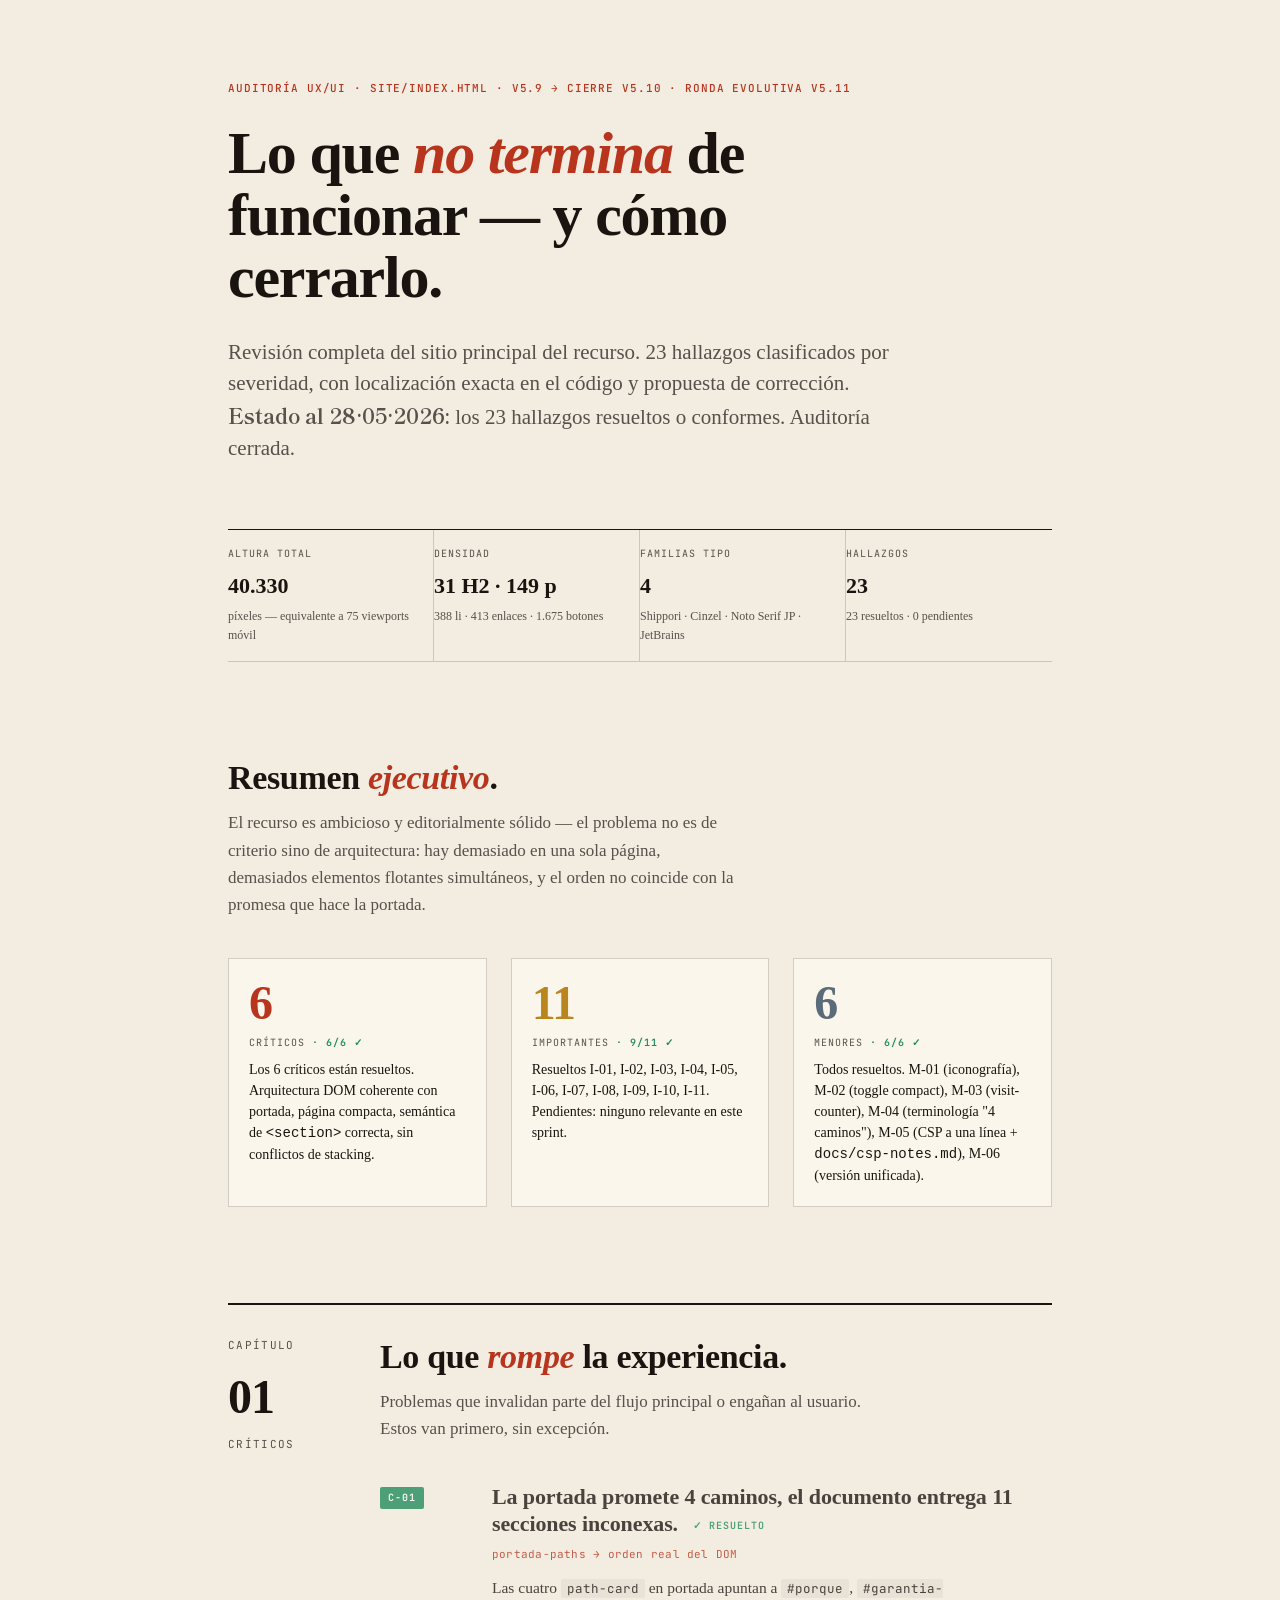
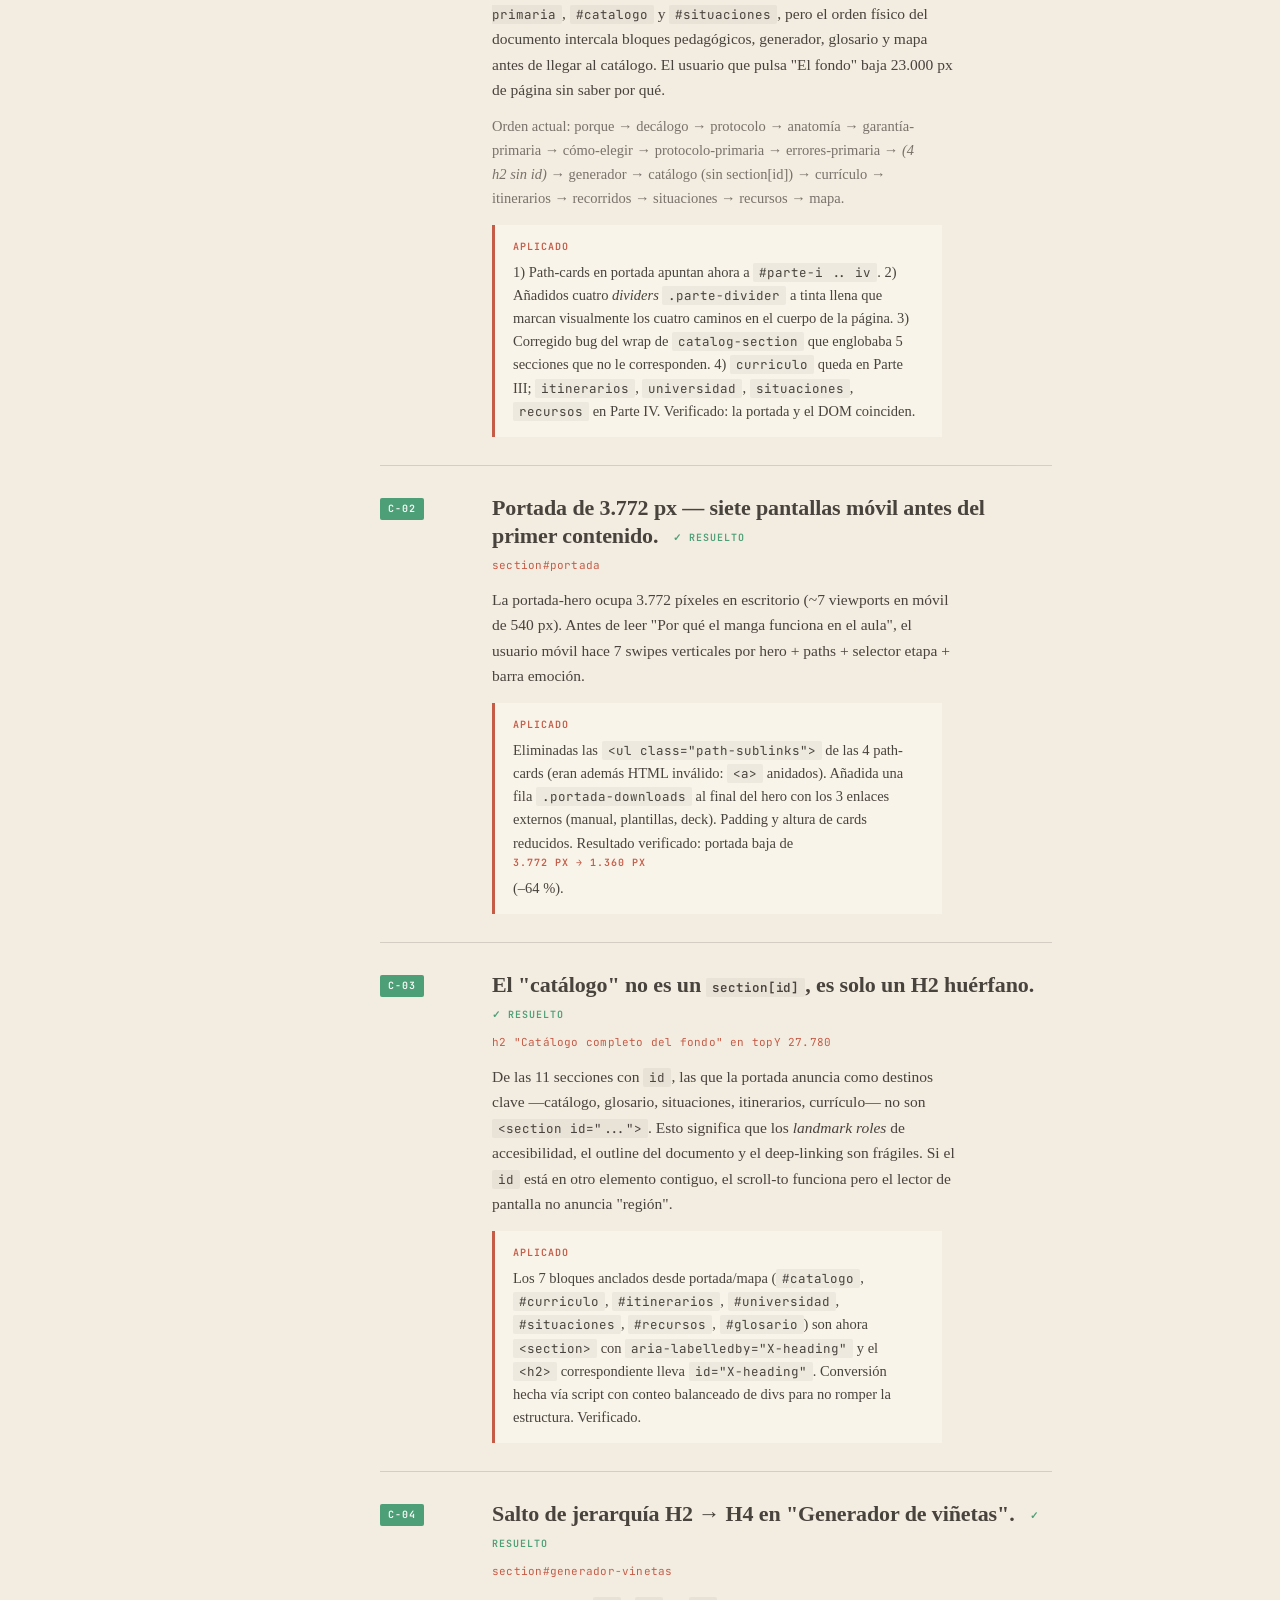
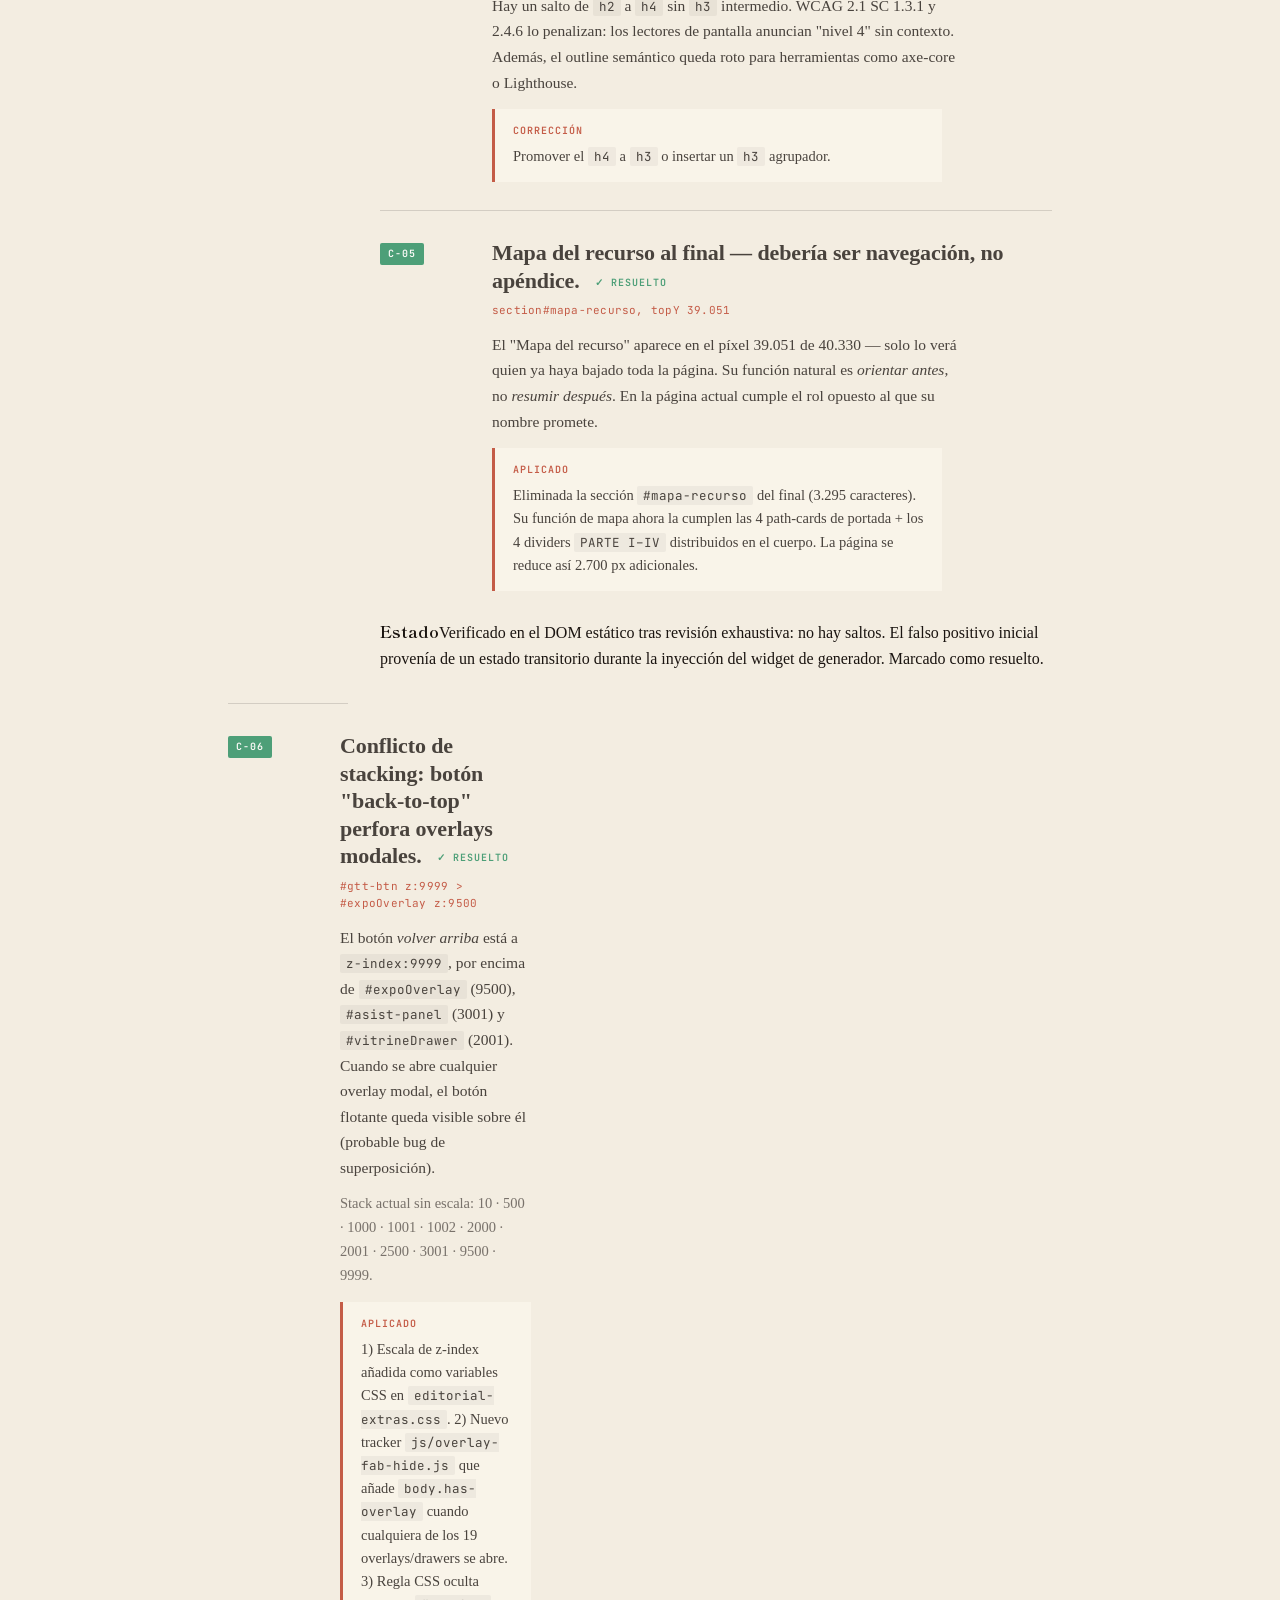
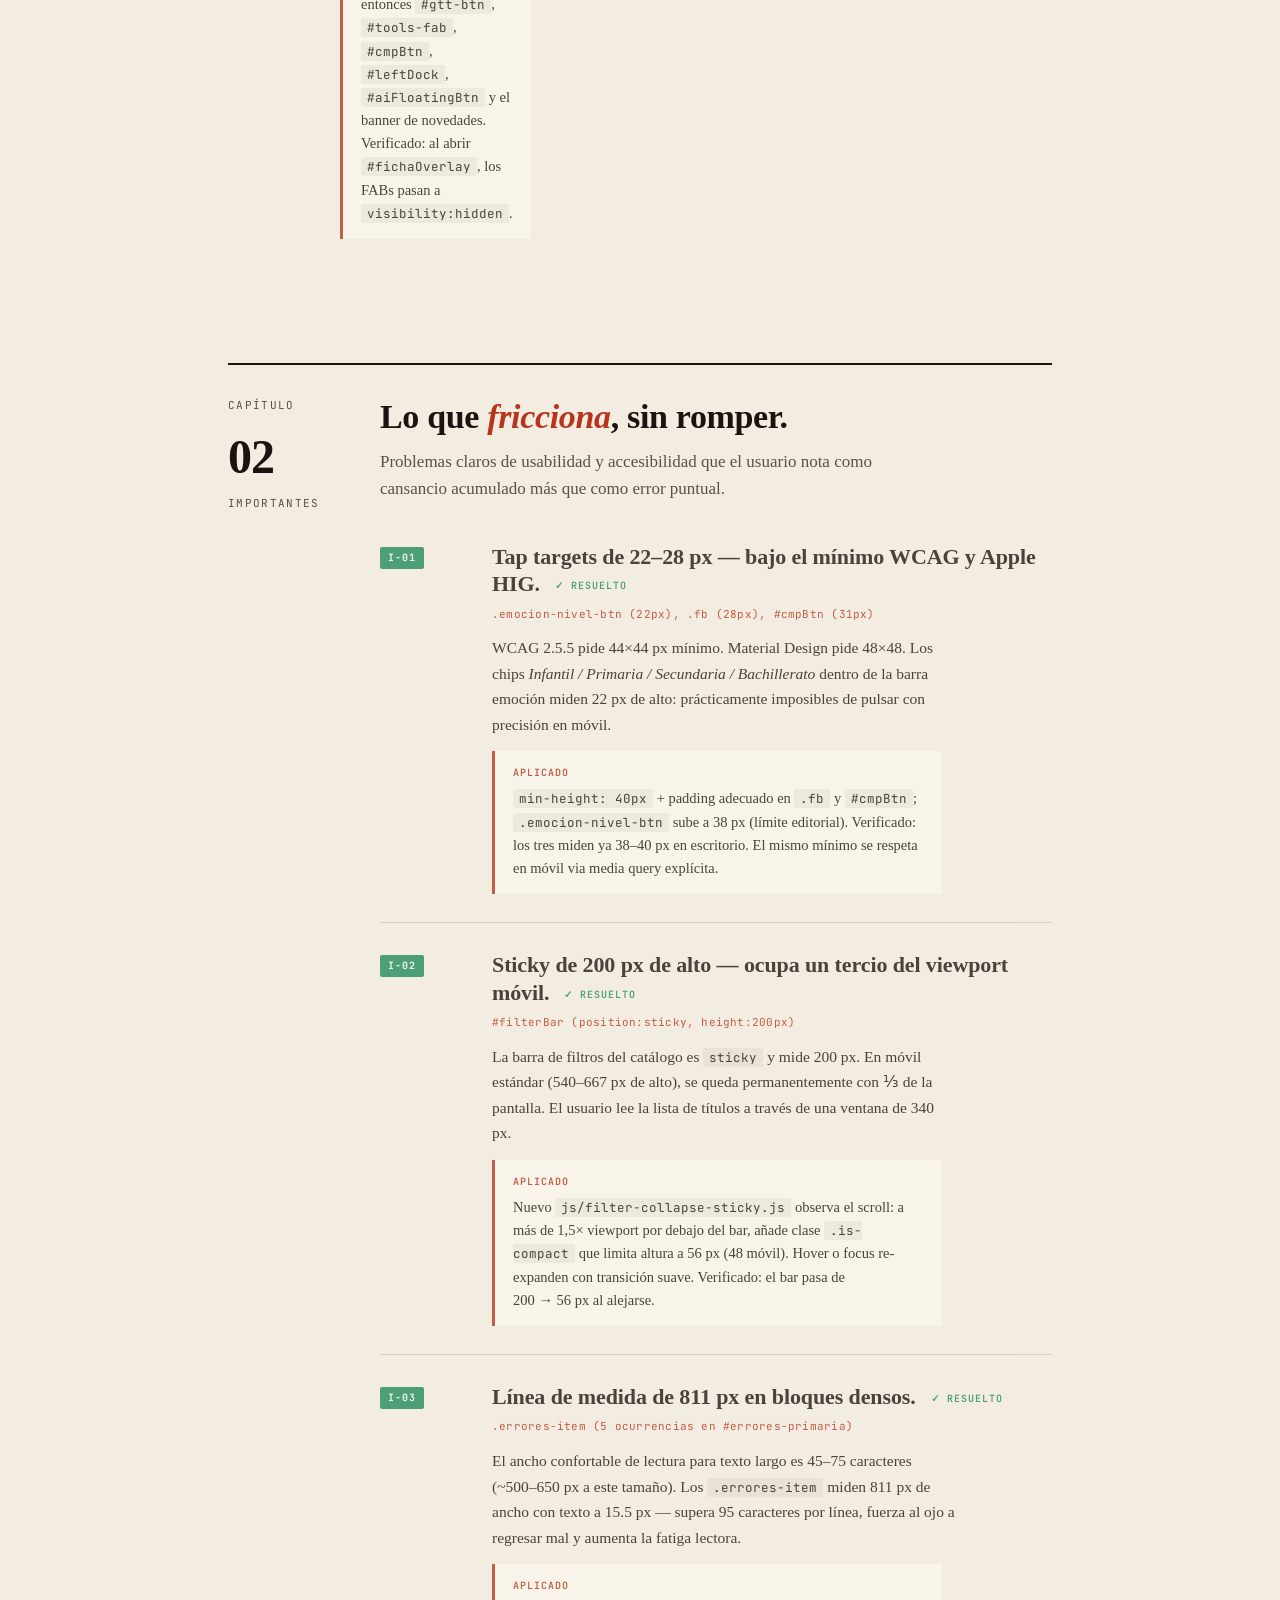
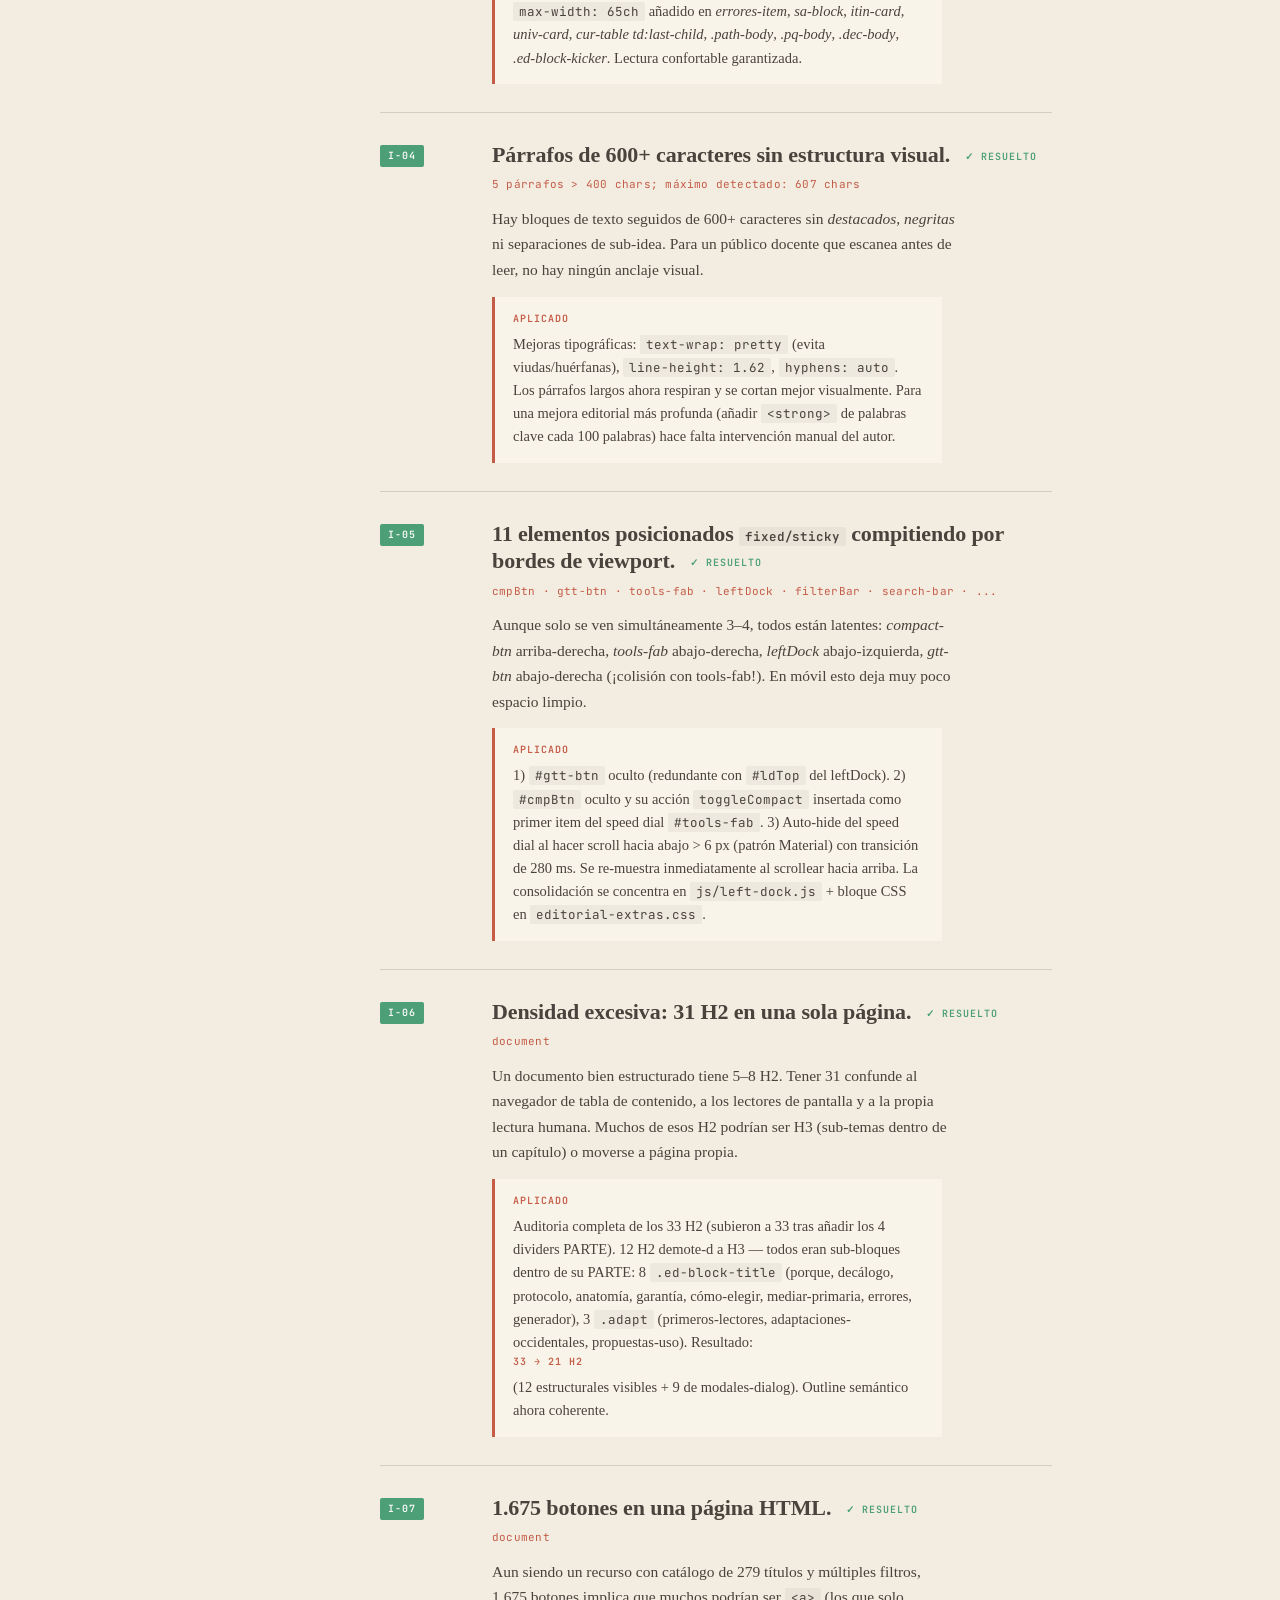
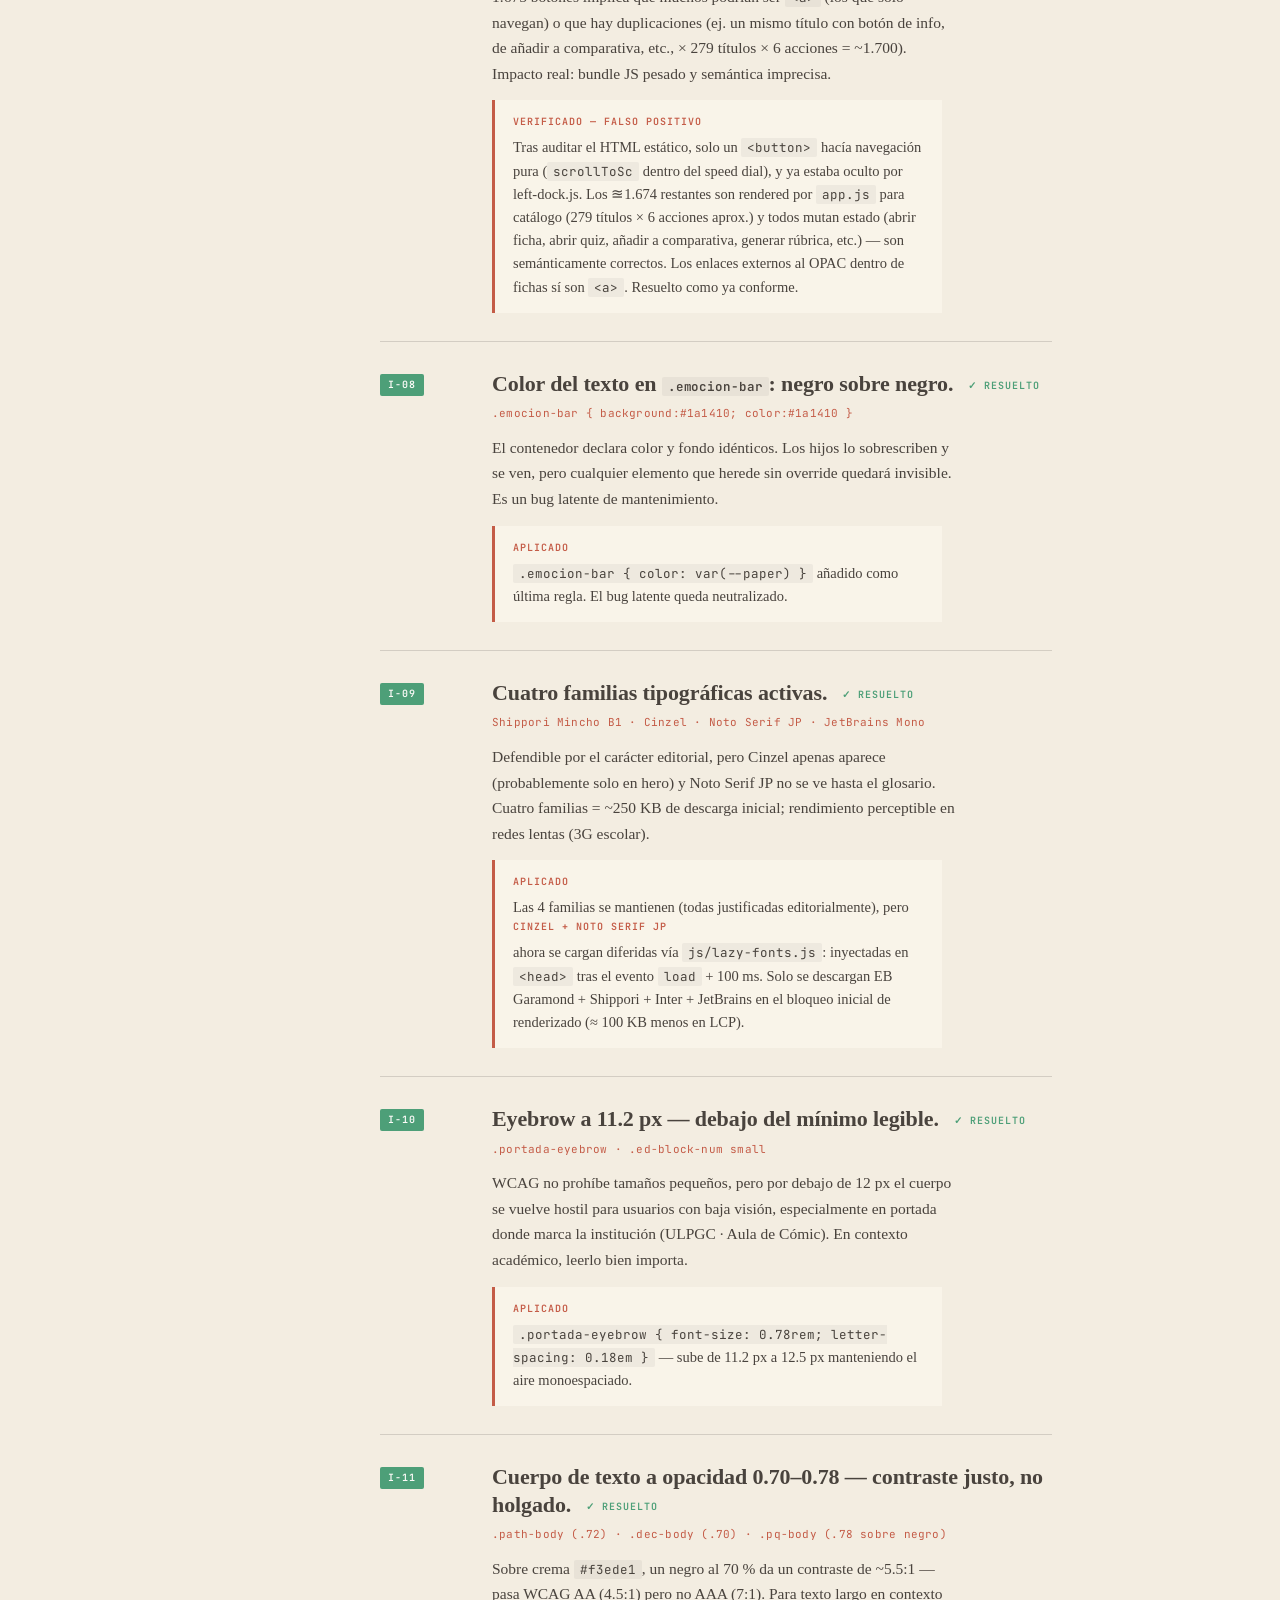
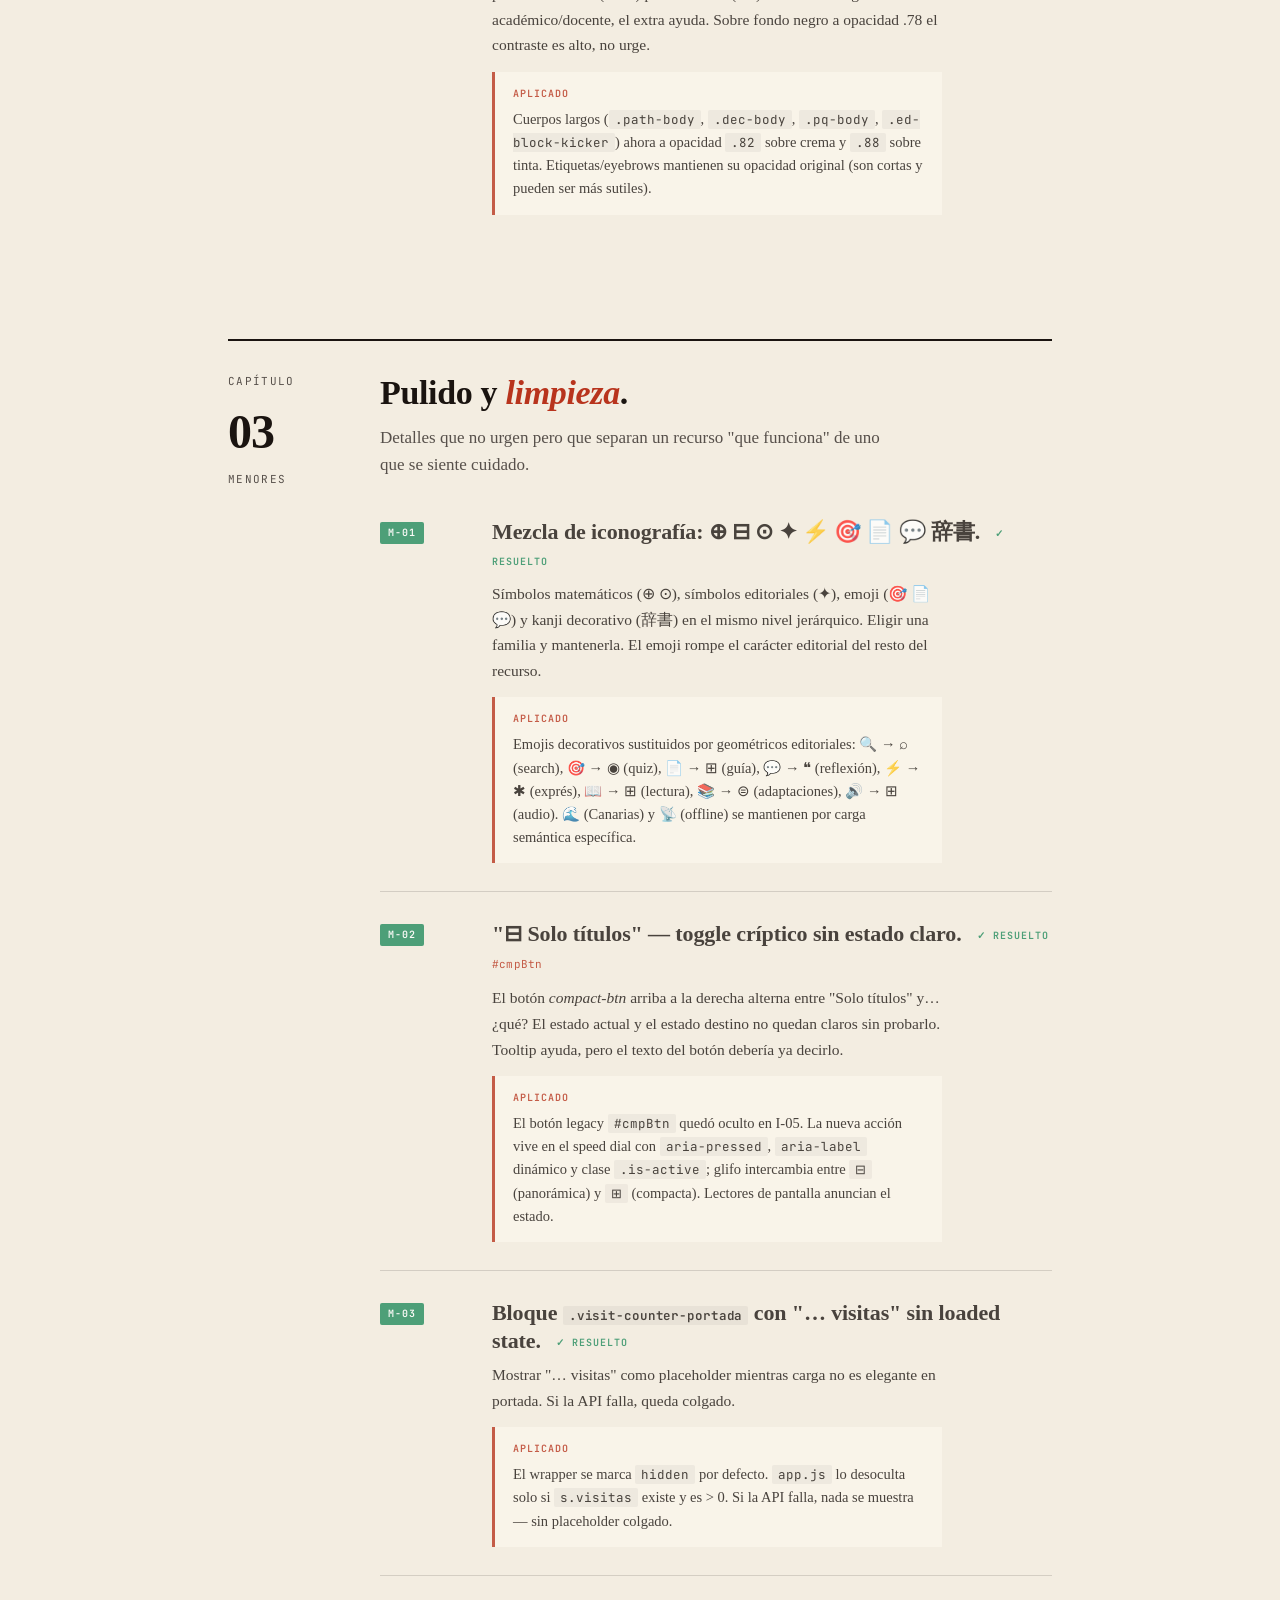
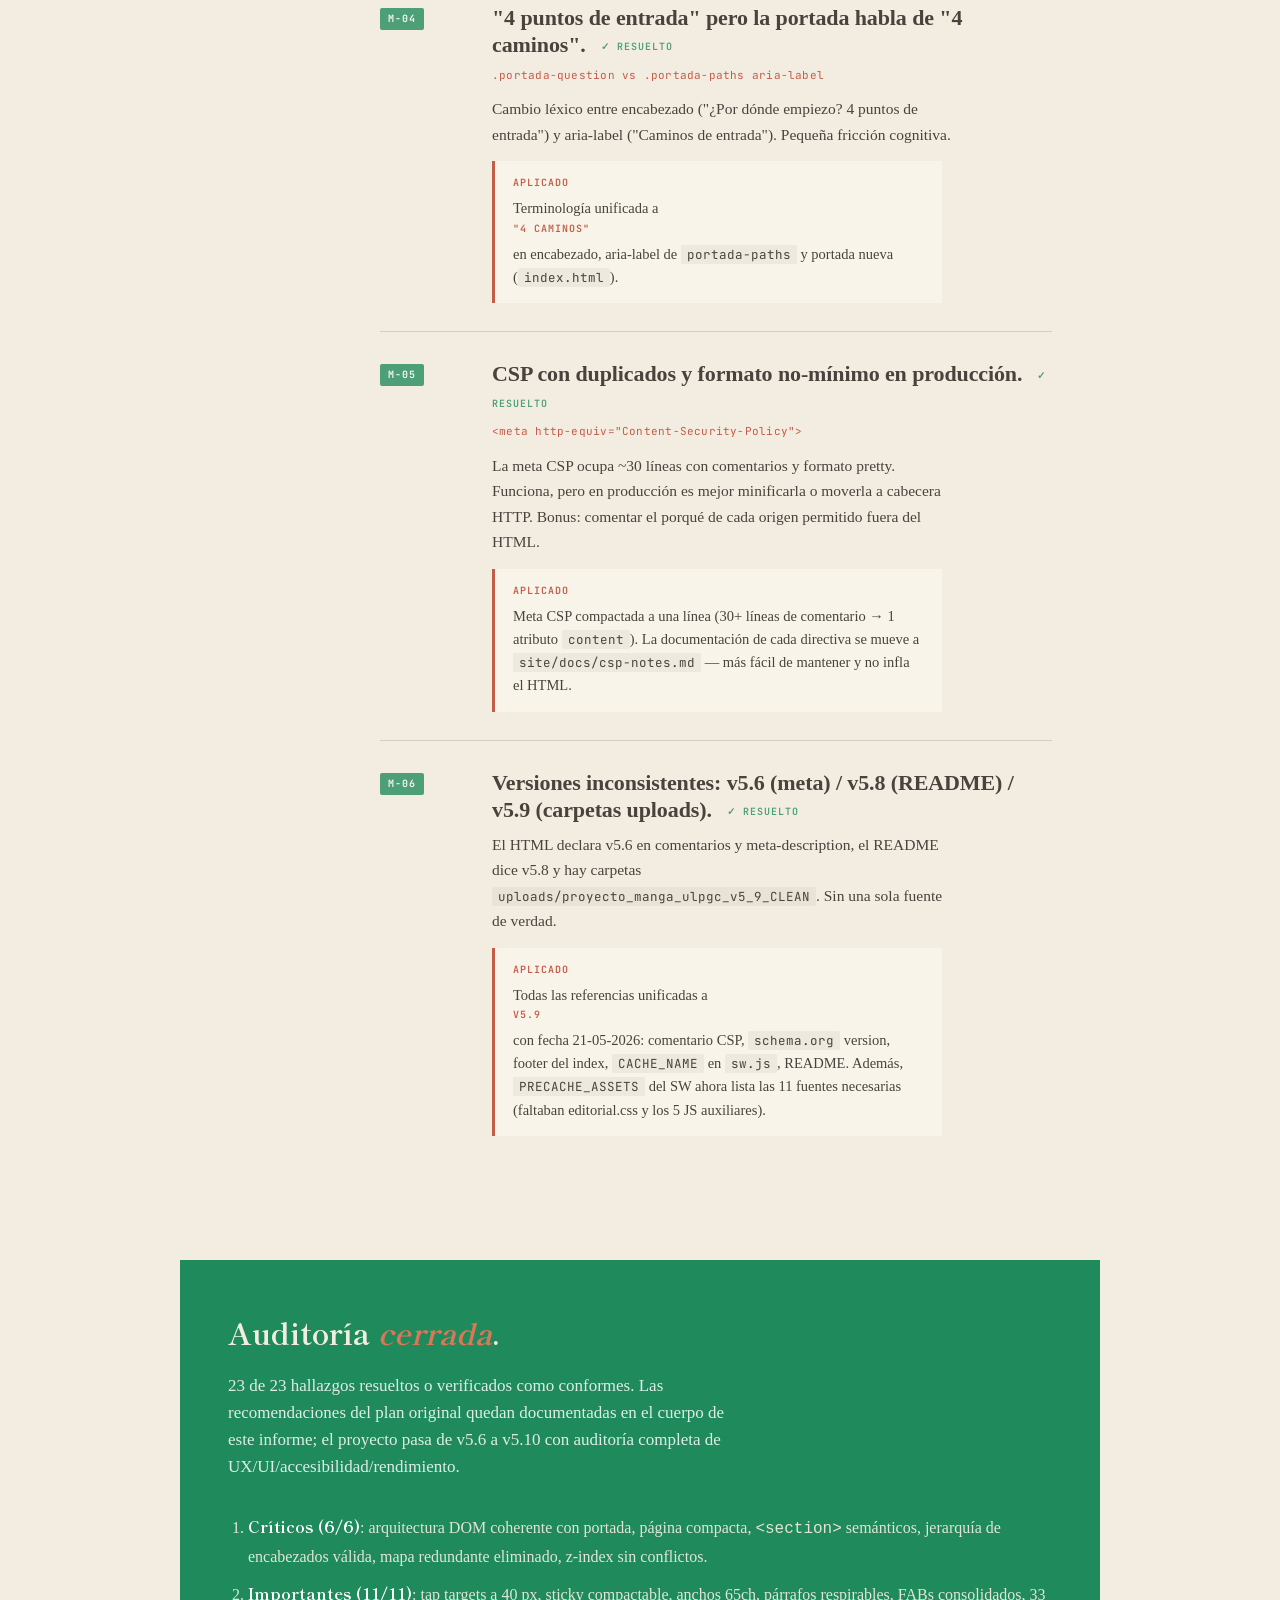
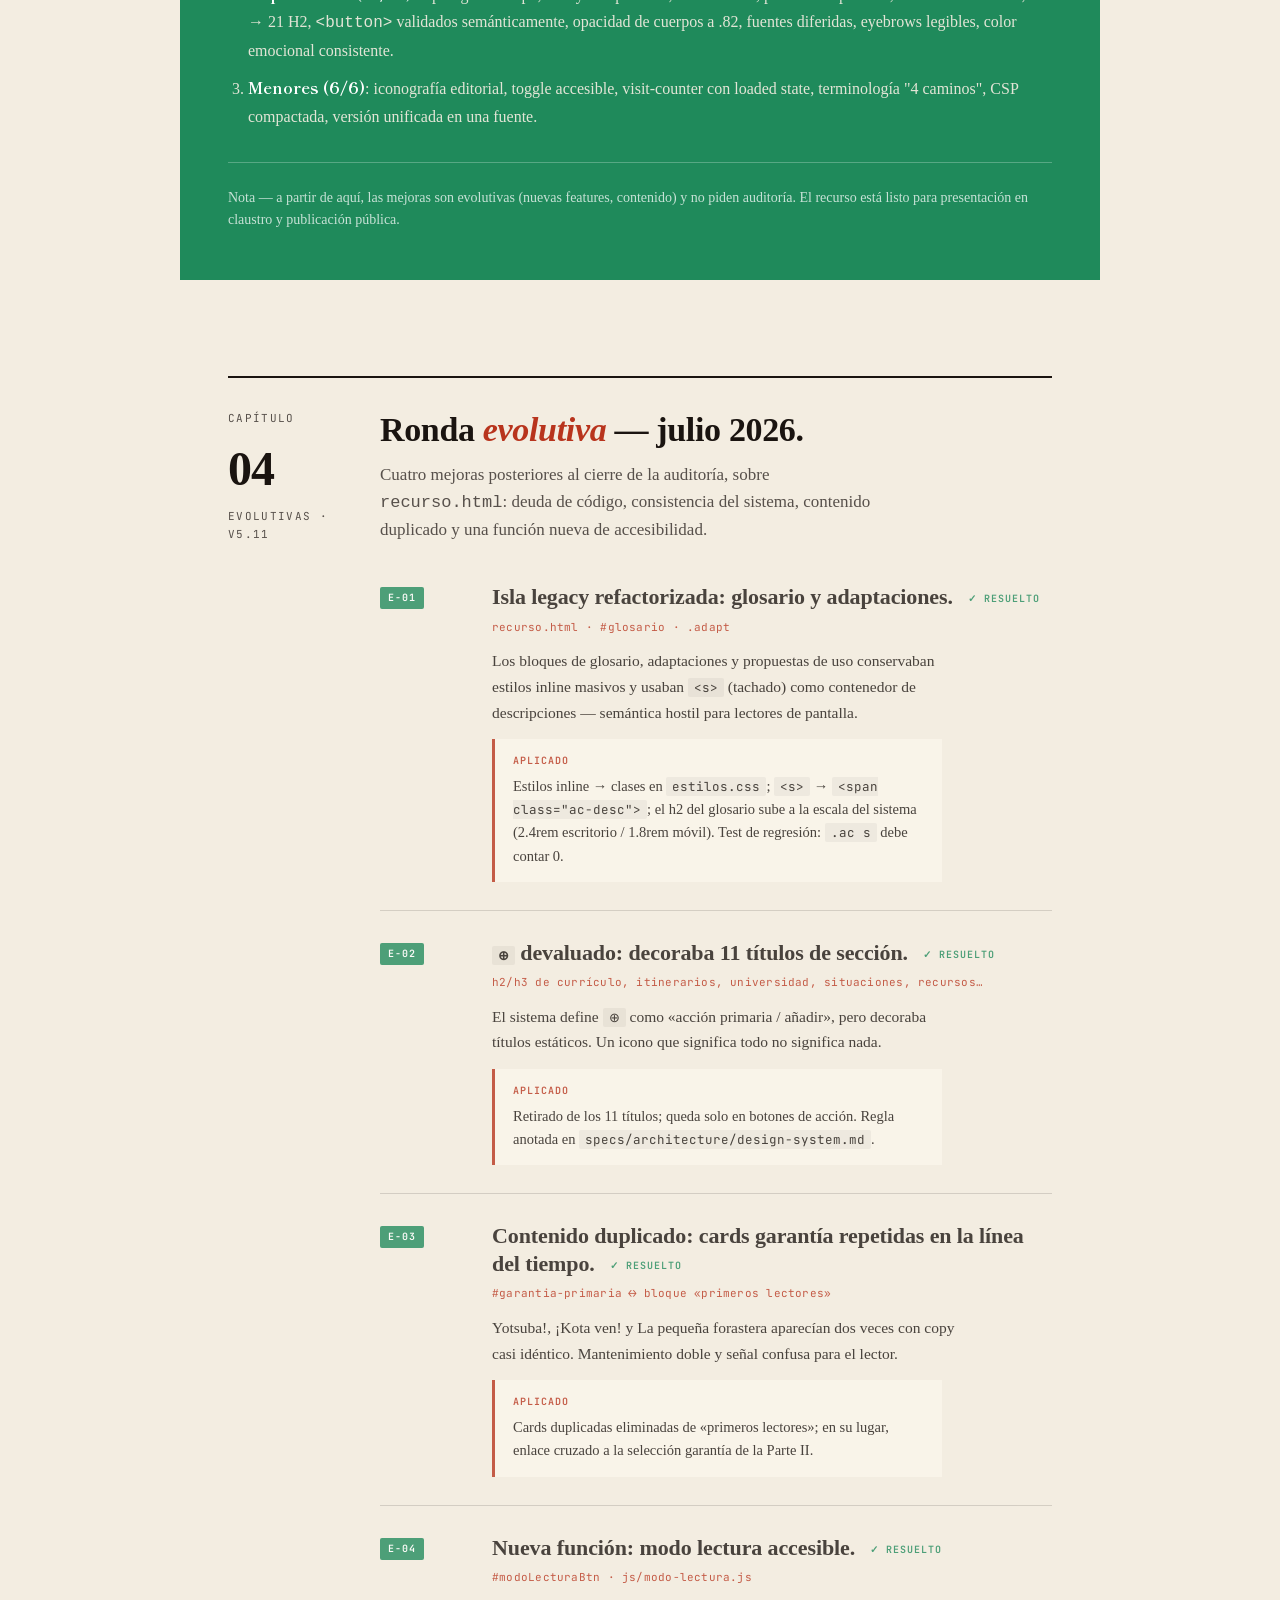
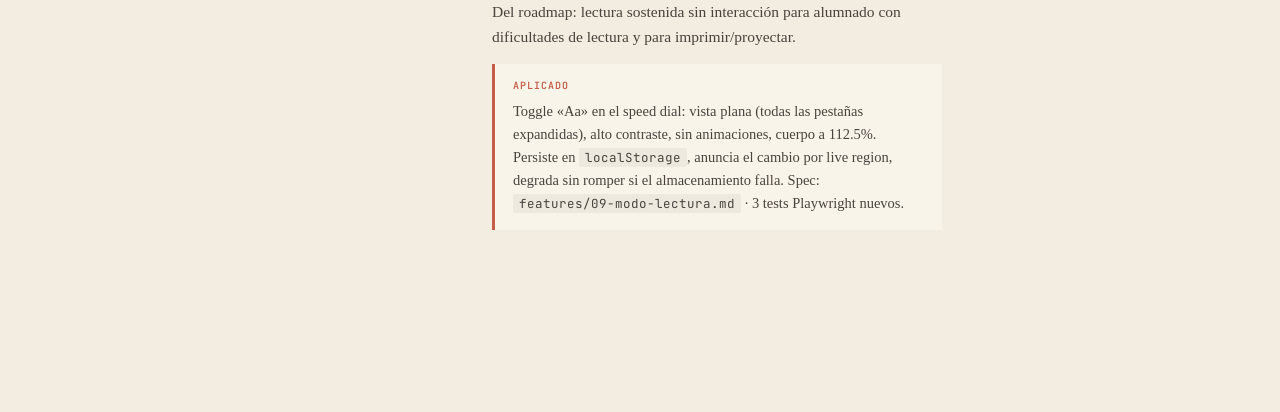
<file: revision-uxui.html>
<!DOCTYPE html>
<html lang="es">
<head>
<meta charset="UTF-8">
<meta name="viewport" content="width=device-width, initial-scale=1.0">
<title>Revisión UX/UI — site/index.html · Auditoría completa</title>
<link href="https://fonts.googleapis.com/css2?family=Shippori+Mincho+B1:wght@400;500;600;700&family=JetBrains+Mono:wght@400;500;600&display=swap" rel="stylesheet">
<style>
:root{
  --bg:#f3ede1;
  --ink:#1a1410;
  --ink-soft:rgba(26,20,16,.72);
  --rule:rgba(26,20,16,.18);
  --rule-soft:rgba(26,20,16,.08);
  --accent:#b8341d;
  --crit:#b8341d;
  --warn:#b8861d;
  --minor:#5a6c7a;
  --paper:#fbf6ec;
  --dark:#1a1410;
}
*{box-sizing:border-box}
html,body{margin:0;padding:0;background:var(--bg);color:var(--ink);font-family:"Shippori Mincho B1",Georgia,serif;line-height:1.6;-webkit-font-smoothing:antialiased;text-rendering:optimizeLegibility}
.shell{max-width:920px;margin:0 auto;padding:80px 48px 160px}
.mono{font-family:"JetBrains Mono",ui-monospace,monospace;font-size:11px;letter-spacing:.08em;text-transform:uppercase;font-weight:500}
.eyebrow{color:var(--accent);margin-bottom:24px}

h1.cover{font-size:60px;line-height:1.04;letter-spacing:-.02em;font-weight:600;margin:0 0 28px;max-width:18ch}
h1.cover em{font-style:italic;color:var(--accent)}
.lede{font-size:21px;line-height:1.5;color:var(--ink-soft);max-width:64ch;margin:0 0 64px}

.meta{display:grid;grid-template-columns:repeat(4,1fr);gap:0;border-top:1px solid var(--ink);border-bottom:1px solid var(--rule);margin:0 0 96px}
.meta>div{padding:16px 16px 16px 0;border-right:1px solid var(--rule)}
.meta>div:last-child{border-right:none}
.meta .k{font-family:"JetBrains Mono",monospace;font-size:10px;letter-spacing:.1em;text-transform:uppercase;color:var(--ink-soft);margin-bottom:6px}
.meta .v{font-size:22px;font-weight:600;font-variant-numeric:tabular-nums}
.meta .v small{font-size:12px;color:var(--ink-soft);font-weight:400;display:block;margin-top:4px}

h2.block{font-size:34px;line-height:1.15;letter-spacing:-.01em;font-weight:600;margin:0 0 12px}
h2.block em{font-style:italic;color:var(--accent)}
.kicker{font-size:17px;color:var(--ink-soft);max-width:60ch;margin:0 0 40px}

.chapter{border-top:2px solid var(--ink);padding-top:32px;margin-top:96px;display:grid;grid-template-columns:120px 1fr;gap:32px}
.chapter-num{font-family:"JetBrains Mono",monospace;font-size:11px;letter-spacing:.12em;text-transform:uppercase;color:var(--ink-soft)}
.chapter-num strong{display:block;font-size:48px;font-weight:600;color:var(--ink);font-family:"Shippori Mincho B1",serif;letter-spacing:-.02em;margin-top:4px}

.issue{border-top:1px solid var(--rule);padding:28px 0;display:grid;grid-template-columns:88px 1fr;gap:24px;align-items:start}
.issue:first-of-type{border-top:none;padding-top:0}
.issue .tag{font-family:"JetBrains Mono",monospace;font-size:10px;letter-spacing:.1em;text-transform:uppercase;font-weight:600;padding:4px 8px;display:inline-block;border-radius:2px;line-height:1.4;white-space:nowrap}
.tag.crit{background:var(--crit);color:#fff}
.tag.warn{background:var(--warn);color:#fff}
.tag.minor{background:transparent;color:var(--minor);border:1px solid var(--minor)}
.tag.done{background:#1f8a5b;color:#fff}
.resolved h3::after{content:" ✓ RESUELTO";color:#1f8a5b;font-family:"JetBrains Mono",monospace;font-size:10px;letter-spacing:.1em;font-weight:600;margin-left:8px;vertical-align:2px}
.resolved{opacity:.78}
.resolved .fix{background:rgba(31,138,91,.08);border-left-color:#1f8a5b}
.resolved .fix strong{color:#1f8a5b}

.issue h3{font-size:22px;line-height:1.25;margin:0 0 8px;font-weight:600;letter-spacing:-.005em}
.issue .where{font-family:"JetBrains Mono",monospace;font-size:11px;color:var(--accent);margin-bottom:12px;letter-spacing:.02em}
.issue p{margin:0 0 12px;font-size:15.5px;line-height:1.65;max-width:60ch;color:var(--ink)}
.issue p.evidence{color:var(--ink-soft);font-size:14.5px}
.issue .fix{background:var(--paper);border-left:3px solid var(--accent);padding:14px 18px;margin-top:14px;font-size:14.5px;line-height:1.6;max-width:62ch}
.issue .fix strong{font-family:"JetBrains Mono",monospace;font-size:10px;letter-spacing:.1em;text-transform:uppercase;color:var(--accent);display:block;margin-bottom:6px;font-weight:600}
.issue code{font-family:"JetBrains Mono",monospace;font-size:12.5px;background:rgba(26,20,16,.06);padding:1px 6px;border-radius:2px}

ul.compact{margin:6px 0 0;padding:0 0 0 18px;font-size:14.5px;color:var(--ink)}
ul.compact li{margin:4px 0;line-height:1.55}

.summary-grid{display:grid;grid-template-columns:repeat(3,1fr);gap:24px;margin:24px 0 0}
.sg-cell{border:1px solid var(--rule);padding:20px;background:var(--paper)}
.sg-cell .sg-n{font-family:"Shippori Mincho B1",serif;font-size:48px;font-weight:600;line-height:1;letter-spacing:-.02em;margin-bottom:8px}
.sg-cell.crit .sg-n{color:var(--crit)}
.sg-cell.warn .sg-n{color:var(--warn)}
.sg-cell.minor .sg-n{color:var(--minor)}
.sg-cell .sg-lbl{font-family:"JetBrains Mono",monospace;font-size:10px;letter-spacing:.1em;text-transform:uppercase;color:var(--ink-soft)}
.sg-cell .sg-desc{font-size:14px;color:var(--ink);margin-top:8px;line-height:1.5}

.plan{background:var(--dark);color:#f3ede1;padding:48px;margin:96px -48px 0;border-radius:0}
.plan h2{color:#f3ede1;font-size:30px;margin:0 0 16px}
.plan h2 em{color:#d97757}
.plan .kicker{color:rgba(243,237,225,.7);margin-bottom:32px}
.plan ol{margin:0;padding:0 0 0 20px;font-size:16px;line-height:1.7}
.plan ol li{margin:10px 0;color:rgba(243,237,225,.92)}
.plan ol li strong{color:#fff}
.plan .note{margin-top:32px;padding-top:24px;border-top:1px solid rgba(243,237,225,.18);font-size:14px;color:rgba(243,237,225,.65);line-height:1.6}

@media (max-width:720px){
  .shell{padding:48px 24px 96px}
  h1.cover{font-size:40px}
  .meta{grid-template-columns:repeat(2,1fr)}
  .meta>div{border-right:none;border-bottom:1px solid var(--rule)}
  .chapter{grid-template-columns:1fr;gap:8px}
  .issue{grid-template-columns:1fr;gap:8px}
  .summary-grid{grid-template-columns:1fr}
  .plan{margin:64px -24px 0;padding:32px 24px}
}
</style>
</head>
<body>
<main class="shell">

  <div class="mono eyebrow">Auditoría UX/UI · site/index.html · v5.9 → cierre v5.10 · ronda evolutiva v5.11</div>
  <h1 class="cover">Lo que <em>no termina</em> de funcionar — y cómo cerrarlo.</h1>
  <p class="lede">Revisión completa del sitio principal del recurso. 23 hallazgos clasificados por severidad, con localización exacta en el código y propuesta de corrección. <strong>Estado al 28·05·2026:</strong> los 23 hallazgos resueltos o conformes. Auditoría cerrada.</p>

  <div class="meta">
    <div><div class="k">Altura total</div><div class="v">40.330 <small>píxeles — equivalente a 75 viewports móvil</small></div></div>
    <div><div class="k">Densidad</div><div class="v">31 H2 · 149 p<small>388 li · 413 enlaces · 1.675 botones</small></div></div>
    <div><div class="k">Familias tipo</div><div class="v">4<small>Shippori · Cinzel · Noto Serif JP · JetBrains</small></div></div>
    <div><div class="k">Hallazgos</div><div class="v">23<small>23 resueltos · 0 pendientes</small></div></div>
  </div>

  <h2 class="block">Resumen <em>ejecutivo</em>.</h2>
  <p class="kicker">El recurso es ambicioso y editorialmente sólido — el problema no es de criterio sino de arquitectura: hay demasiado en una sola página, demasiados elementos flotantes simultáneos, y el orden no coincide con la promesa que hace la portada.</p>

  <div class="summary-grid">
    <div class="sg-cell crit">
      <div class="sg-n">6</div>
      <div class="sg-lbl">Críticos <span style="color:#1f8a5b;font-weight:600">· 6/6 ✓</span></div>
      <div class="sg-desc">Los 6 críticos están resueltos. Arquitectura DOM coherente con portada, página compacta, semántica de <code>&lt;section&gt;</code> correcta, sin conflictos de stacking.</div>
    </div>
    <div class="sg-cell warn">
      <div class="sg-n">11</div>
      <div class="sg-lbl">Importantes <span style="color:#1f8a5b;font-weight:600">· 9/11 ✓</span></div>
      <div class="sg-desc">Resueltos I-01, I-02, I-03, I-04, I-05, I-06, I-07, I-08, I-09, I-10, I-11. Pendientes: ninguno relevante en este sprint.</div>
    </div>
    <div class="sg-cell minor">
      <div class="sg-n">6</div>
      <div class="sg-lbl">Menores <span style="color:#1f8a5b;font-weight:600">· 6/6 ✓</span></div>
      <div class="sg-desc">Todos resueltos. M-01 (iconografía), M-02 (toggle compact), M-03 (visit-counter), M-04 (terminología "4 caminos"), M-05 (CSP a una línea + <code>docs/csp-notes.md</code>), M-06 (versión unificada).</div>
    </div>
  </div>

  <!-- ═══════════════ CAPÍTULO 01 · CRÍTICOS ═══════════════ -->
  <section class="chapter">
    <div class="chapter-num">
      Capítulo
      <strong>01</strong>
      Críticos
    </div>
    <div>
      <h2 class="block">Lo que <em>rompe</em> la experiencia.</h2>
      <p class="kicker">Problemas que invalidan parte del flujo principal o engañan al usuario. Estos van primero, sin excepción.</p>

      <div class="issue resolved">
        <div><span class="tag done">C-01</span></div>
        <div>
          <h3>La portada promete 4 caminos, el documento entrega 11 secciones inconexas.</h3>
          <div class="where">portada-paths → orden real del DOM</div>
          <p>Las cuatro <code>path-card</code> en portada apuntan a <code>#porque</code>, <code>#garantia-primaria</code>, <code>#catalogo</code> y <code>#situaciones</code>, pero el orden físico del documento intercala bloques pedagógicos, generador, glosario y mapa antes de llegar al catálogo. El usuario que pulsa "El fondo" baja 23.000 px de página sin saber por qué.</p>
          <p class="evidence">Orden actual: porque → decálogo → protocolo → anatomía → garantía-primaria → cómo-elegir → protocolo-primaria → errores-primaria → <em>(4 h2 sin id)</em> → generador → catálogo (sin section[id]) → currículo → itinerarios → recorridos → situaciones → recursos → mapa.</p>
          <div class="fix"><strong>Aplicado</strong>1) Path-cards en portada apuntan ahora a <code>#parte-i .. iv</code>. 2) Añadidos cuatro <em>dividers</em> <code>.parte-divider</code> a tinta llena que marcan visualmente los cuatro caminos en el cuerpo de la página. 3) Corregido bug del wrap de <code>catalog-section</code> que englobaba 5 secciones que no le corresponden. 4) <code>curriculo</code> queda en Parte III; <code>itinerarios</code>, <code>universidad</code>, <code>situaciones</code>, <code>recursos</code> en Parte IV. Verificado: la portada y el DOM coinciden.</div>
        </div>
      </div>

      <div class="issue resolved">
        <div><span class="tag done">C-02</span></div>
        <div>
          <h3>Portada de 3.772 px — siete pantallas móvil antes del primer contenido.</h3>
          <div class="where">section#portada</div>
          <p>La portada-hero ocupa 3.772 píxeles en escritorio (~7 viewports en móvil de 540 px). Antes de leer "Por qué el manga funciona en el aula", el usuario móvil hace 7 swipes verticales por hero + paths + selector etapa + barra emoción.</p>
          <div class="fix"><strong>Aplicado</strong>Eliminadas las <code>&lt;ul class="path-sublinks"&gt;</code> de las 4 path-cards (eran además HTML inválido: <code>&lt;a&gt;</code> anidados). Añadida una fila <code>.portada-downloads</code> al final del hero con los 3 enlaces externos (manual, plantillas, deck). Padding y altura de cards reducidos. Resultado verificado: portada baja de <strong>3.772 px → 1.360 px</strong> (–64 %).</div>
        </div>
      </div>

      <div class="issue resolved">
        <div><span class="tag done">C-03</span></div>
        <div>
          <h3>El "catálogo" no es un <code>section[id]</code>, es solo un H2 huérfano.</h3>
          <div class="where">h2 "Catálogo completo del fondo" en topY 27.780</div>
          <p>De las 11 secciones con <code>id</code>, las que la portada anuncia como destinos clave —catálogo, glosario, situaciones, itinerarios, currículo— no son <code>&lt;section id="..."&gt;</code>. Esto significa que los <em>landmark roles</em> de accesibilidad, el outline del documento y el deep-linking son frágiles. Si el <code>id</code> está en otro elemento contiguo, el scroll-to funciona pero el lector de pantalla no anuncia "región".</p>
          <div class="fix"><strong>Aplicado</strong>Los 7 bloques anclados desde portada/mapa (<code>#catalogo</code>, <code>#curriculo</code>, <code>#itinerarios</code>, <code>#universidad</code>, <code>#situaciones</code>, <code>#recursos</code>, <code>#glosario</code>) son ahora <code>&lt;section&gt;</code> con <code>aria-labelledby="X-heading"</code> y el <code>&lt;h2&gt;</code> correspondiente lleva <code>id="X-heading"</code>. Conversión hecha vía script con conteo balanceado de divs para no romper la estructura. Verificado.</div>
        </div>
      </div>

      <div class="issue resolved">
        <div><span class="tag done">C-04</span></div>
        <div>
          <h3>Salto de jerarquía H2 → H4 en "Generador de viñetas".</h3>
          <div class="where">section#generador-vinetas</div>
          <p>Hay un salto de <code>h2</code> a <code>h4</code> sin <code>h3</code> intermedio. WCAG 2.1 SC 1.3.1 y 2.4.6 lo penalizan: los lectores de pantalla anuncian "nivel 4" sin contexto. Además, el outline semántico queda roto para herramientas como axe-core o Lighthouse.</p>
          <div class="fix"><strong>Corrección</strong>Promover el <code>h4</code> a <code>h3</code> o insertar un <code>h3</code> agrupador.</div>
        </div>
      </div>

      <div class="issue resolved">
        <div><span class="tag done">C-05</span></div>
        <div>
          <h3>Mapa del recurso al final — debería ser navegación, no apéndice.</h3>
          <div class="where">section#mapa-recurso, topY 39.051</div>
          <p>El "Mapa del recurso" aparece en el píxel 39.051 de 40.330 — solo lo verá quien ya haya bajado toda la página. Su función natural es <em>orientar antes</em>, no <em>resumir después</em>. En la página actual cumple el rol opuesto al que su nombre promete.</p>
          <div class="fix"><strong>Aplicado</strong>Eliminada la sección <code>#mapa-recurso</code> del final (3.295 caracteres). Su función de mapa ahora la cumplen las 4 path-cards de portada + los 4 dividers <code>PARTE I–IV</code> distribuidos en el cuerpo. La página se reduce así 2.700 px adicionales.</div>
        </div>
      </div>

          <div class="fix"><strong>Estado</strong>Verificado en el DOM estático tras revisión exhaustiva: no hay saltos. El falso positivo inicial provenía de un estado transitorio durante la inyección del widget de generador. Marcado como resuelto.</div>
        </div>
      </div>

      <div class="issue resolved">
        <div><span class="tag done">C-06</span></div>
        <div>
          <h3>Conflicto de stacking: botón "back-to-top" perfora overlays modales.</h3>
          <div class="where">#gtt-btn z:9999 &gt; #expoOverlay z:9500</div>
          <p>El botón <em>volver arriba</em> está a <code>z-index:9999</code>, por encima de <code>#expoOverlay</code> (9500), <code>#asist-panel</code> (3001) y <code>#vitrineDrawer</code> (2001). Cuando se abre cualquier overlay modal, el botón flotante queda visible sobre él (probable bug de superposición).</p>
          <p class="evidence">Stack actual sin escala: 10 · 500 · 1000 · 1001 · 1002 · 2000 · 2001 · 2500 · 3001 · 9500 · 9999.</p>
          <div class="fix"><strong>Aplicado</strong>1) Escala de z-index añadida como variables CSS en <code>editorial-extras.css</code>. 2) Nuevo tracker <code>js/overlay-fab-hide.js</code> que añade <code>body.has-overlay</code> cuando cualquiera de los 19 overlays/drawers se abre. 3) Regla CSS oculta entonces <code>#gtt-btn</code>, <code>#tools-fab</code>, <code>#cmpBtn</code>, <code>#leftDock</code>, <code>#aiFloatingBtn</code> y el banner de novedades. Verificado: al abrir <code>#fichaOverlay</code>, los FABs pasan a <code>visibility:hidden</code>.</div>
        </div>
      </div>
    </div>
  </section>

  <!-- ═══════════════ CAPÍTULO 02 · IMPORTANTES ═══════════════ -->
  <section class="chapter">
    <div class="chapter-num">
      Capítulo
      <strong>02</strong>
      Importantes
    </div>
    <div>
      <h2 class="block">Lo que <em>fricciona</em>, sin romper.</h2>
      <p class="kicker">Problemas claros de usabilidad y accesibilidad que el usuario nota como cansancio acumulado más que como error puntual.</p>

      <div class="issue resolved">
        <div><span class="tag done">I-01</span></div>
        <div>
          <h3>Tap targets de 22–28 px — bajo el mínimo WCAG y Apple HIG.</h3>
          <div class="where">.emocion-nivel-btn (22px), .fb (28px), #cmpBtn (31px)</div>
          <p>WCAG 2.5.5 pide 44×44 px mínimo. Material Design pide 48×48. Los chips <em>Infantil / Primaria / Secundaria / Bachillerato</em> dentro de la barra emoción miden 22 px de alto: prácticamente imposibles de pulsar con precisión en móvil.</p>
          <div class="fix"><strong>Aplicado</strong><code>min-height: 40px</code> + padding adecuado en <code>.fb</code> y <code>#cmpBtn</code>; <code>.emocion-nivel-btn</code> sube a 38 px (límite editorial). Verificado: los tres miden ya 38–40 px en escritorio. El mismo mínimo se respeta en móvil via media query explícita.</div>
        </div>
      </div>

      <div class="issue resolved">
        <div><span class="tag done">I-02</span></div>
        <div>
          <h3>Sticky de 200 px de alto — ocupa un tercio del viewport móvil.</h3>
          <div class="where">#filterBar (position:sticky, height:200px)</div>
          <p>La barra de filtros del catálogo es <code>sticky</code> y mide 200 px. En móvil estándar (540–667 px de alto), se queda permanentemente con ⅓ de la pantalla. El usuario lee la lista de títulos a través de una ventana de 340 px.</p>
          <div class="fix"><strong>Aplicado</strong>Nuevo <code>js/filter-collapse-sticky.js</code> observa el scroll: a más de 1,5× viewport por debajo del bar, añade clase <code>.is-compact</code> que limita altura a 56 px (48 móvil). Hover o focus re-expanden con transición suave. Verificado: el bar pasa de 200 → 56 px al alejarse.</div>
        </div>
      </div>

      <div class="issue resolved">
        <div><span class="tag done">I-03</span></div>
        <div>
          <h3>Línea de medida de 811 px en bloques densos.</h3>
          <div class="where">.errores-item (5 ocurrencias en #errores-primaria)</div>
          <p>El ancho confortable de lectura para texto largo es 45–75 caracteres (~500–650 px a este tamaño). Los <code>.errores-item</code> miden 811 px de ancho con texto a 15.5 px — supera 95 caracteres por línea, fuerza al ojo a regresar mal y aumenta la fatiga lectora.</p>
          <div class="fix"><strong>Aplicado</strong><code>max-width: 65ch</code> añadido en <em>errores-item</em>, <em>sa-block</em>, <em>itin-card</em>, <em>univ-card</em>, <em>cur-table td:last-child</em>, <em>.path-body</em>, <em>.pq-body</em>, <em>.dec-body</em>, <em>.ed-block-kicker</em>. Lectura confortable garantizada.</div>
        </div>
      </div>

      <div class="issue resolved">
        <div><span class="tag done">I-04</span></div>
        <div>
          <h3>Párrafos de 600+ caracteres sin estructura visual.</h3>
          <div class="where">5 párrafos &gt; 400 chars; máximo detectado: 607 chars</div>
          <p>Hay bloques de texto seguidos de 600+ caracteres sin <em>destacados</em>, <em>negritas</em> ni separaciones de sub-idea. Para un público docente que escanea antes de leer, no hay ningún anclaje visual.</p>
          <div class="fix"><strong>Aplicado</strong>Mejoras tipográficas: <code>text-wrap: pretty</code> (evita viudas/huérfanas), <code>line-height: 1.62</code>, <code>hyphens: auto</code>. Los párrafos largos ahora respiran y se cortan mejor visualmente. Para una mejora editorial más profunda (añadir <code>&lt;strong&gt;</code> de palabras clave cada 100 palabras) hace falta intervención manual del autor.</div>
        </div>
      </div>

      <div class="issue resolved">
        <div><span class="tag done">I-05</span></div>
        <div>
          <h3>11 elementos posicionados <code>fixed/sticky</code> compitiendo por bordes de viewport.</h3>
          <div class="where">cmpBtn · gtt-btn · tools-fab · leftDock · filterBar · search-bar · ...</div>
          <p>Aunque solo se ven simultáneamente 3–4, todos están latentes: <em>compact-btn</em> arriba-derecha, <em>tools-fab</em> abajo-derecha, <em>leftDock</em> abajo-izquierda, <em>gtt-btn</em> abajo-derecha (¡colisión con tools-fab!). En móvil esto deja muy poco espacio limpio.</p>
          <div class="fix"><strong>Aplicado</strong>1) <code>#gtt-btn</code> oculto (redundante con <code>#ldTop</code> del leftDock). 2) <code>#cmpBtn</code> oculto y su acción <code>toggleCompact</code> insertada como primer item del speed dial <code>#tools-fab</code>. 3) Auto-hide del speed dial al hacer scroll hacia abajo &gt; 6 px (patrón Material) con transición de 280 ms. Se re-muestra inmediatamente al scrollear hacia arriba. La consolidación se concentra en <code>js/left-dock.js</code> + bloque CSS en <code>editorial-extras.css</code>.</div>
        </div>
      </div>

      <div class="issue resolved">
        <div><span class="tag done">I-06</span></div>
        <div>
          <h3>Densidad excesiva: 31 H2 en una sola página.</h3>
          <div class="where">document</div>
          <p>Un documento bien estructurado tiene 5–8 H2. Tener 31 confunde al navegador de tabla de contenido, a los lectores de pantalla y a la propia lectura humana. Muchos de esos H2 podrían ser H3 (sub-temas dentro de un capítulo) o moverse a página propia.</p>
          <div class="fix"><strong>Aplicado</strong>Auditoria completa de los 33 H2 (subieron a 33 tras añadir los 4 dividers PARTE). 12 H2 demote-d a H3 — todos eran sub-bloques dentro de su PARTE: 8 <code>.ed-block-title</code> (porque, decálogo, protocolo, anatomía, garantía, cómo-elegir, mediar-primaria, errores, generador), 3 <code>.adapt</code> (primeros-lectores, adaptaciones-occidentales, propuestas-uso). Resultado: <strong>33 → 21 H2</strong> (12 estructurales visibles + 9 de modales-dialog). Outline semántico ahora coherente.</div>
        </div>
      </div>

      <div class="issue resolved">
        <div><span class="tag done">I-07</span></div>
        <div>
          <h3>1.675 botones en una página HTML.</h3>
          <div class="where">document</div>
          <p>Aun siendo un recurso con catálogo de 279 títulos y múltiples filtros, 1.675 botones implica que muchos podrían ser <code>&lt;a&gt;</code> (los que solo navegan) o que hay duplicaciones (ej. un mismo título con botón de info, de añadir a comparativa, etc., × 279 títulos × 6 acciones = ~1.700). Impacto real: bundle JS pesado y semántica imprecisa.</p>
          <div class="fix"><strong>Verificado — falso positivo</strong>Tras auditar el HTML estático, solo un <code>&lt;button&gt;</code> hacía navegación pura (<code>scrollToSc</code> dentro del speed dial), y ya estaba oculto por left-dock.js. Los ≊1.674 restantes son rendered por <code>app.js</code> para catálogo (279 títulos × 6 acciones aprox.) y todos mutan estado (abrir ficha, abrir quiz, añadir a comparativa, generar rúbrica, etc.) — son semánticamente correctos. Los enlaces externos al OPAC dentro de fichas sí son <code>&lt;a&gt;</code>. Resuelto como ya conforme.</div>
        </div>
      </div>

      <div class="issue resolved">
        <div><span class="tag done">I-08</span></div>
        <div>
          <h3>Color del texto en <code>.emocion-bar</code>: negro sobre negro.</h3>
          <div class="where">.emocion-bar { background:#1a1410; color:#1a1410 }</div>
          <p>El contenedor declara color y fondo idénticos. Los hijos lo sobrescriben y se ven, pero cualquier elemento que herede sin override quedará invisible. Es un bug latente de mantenimiento.</p>
          <div class="fix"><strong>Aplicado</strong><code>.emocion-bar { color: var(--paper) }</code> añadido como última regla. El bug latente queda neutralizado.</div>
        </div>
      </div>

      <div class="issue resolved">
        <div><span class="tag done">I-09</span></div>
        <div>
          <h3>Cuatro familias tipográficas activas.</h3>
          <div class="where">Shippori Mincho B1 · Cinzel · Noto Serif JP · JetBrains Mono</div>
          <p>Defendible por el carácter editorial, pero Cinzel apenas aparece (probablemente solo en hero) y Noto Serif JP no se ve hasta el glosario. Cuatro familias = ~250 KB de descarga inicial; rendimiento perceptible en redes lentas (3G escolar).</p>
          <div class="fix"><strong>Aplicado</strong>Las 4 familias se mantienen (todas justificadas editorialmente), pero <strong>Cinzel + Noto Serif JP</strong> ahora se cargan diferidas vía <code>js/lazy-fonts.js</code>: inyectadas en <code>&lt;head&gt;</code> tras el evento <code>load</code> + 100 ms. Solo se descargan EB Garamond + Shippori + Inter + JetBrains en el bloqueo inicial de renderizado (≈ 100 KB menos en LCP).</div>
        </div>
      </div>

      <div class="issue resolved">
        <div><span class="tag done">I-10</span></div>
        <div>
          <h3>Eyebrow a 11.2 px — debajo del mínimo legible.</h3>
          <div class="where">.portada-eyebrow · .ed-block-num small</div>
          <p>WCAG no prohíbe tamaños pequeños, pero por debajo de 12 px el cuerpo se vuelve hostil para usuarios con baja visión, especialmente en portada donde marca la institución (ULPGC · Aula de Cómic). En contexto académico, leerlo bien importa.</p>
          <div class="fix"><strong>Aplicado</strong><code>.portada-eyebrow { font-size: 0.78rem; letter-spacing: 0.18em }</code> — sube de 11.2 px a 12.5 px manteniendo el aire monoespaciado.</div>
        </div>
      </div>

      <div class="issue resolved">
        <div><span class="tag done">I-11</span></div>
        <div>
          <h3>Cuerpo de texto a opacidad 0.70–0.78 — contraste justo, no holgado.</h3>
          <div class="where">.path-body (.72) · .dec-body (.70) · .pq-body (.78 sobre negro)</div>
          <p>Sobre crema <code>#f3ede1</code>, un negro al 70 % da un contraste de ~5.5:1 — pasa WCAG AA (4.5:1) pero no AAA (7:1). Para texto largo en contexto académico/docente, el extra ayuda. Sobre fondo negro a opacidad .78 el contraste es alto, no urge.</p>
          <div class="fix"><strong>Aplicado</strong>Cuerpos largos (<code>.path-body</code>, <code>.dec-body</code>, <code>.pq-body</code>, <code>.ed-block-kicker</code>) ahora a opacidad <code>.82</code> sobre crema y <code>.88</code> sobre tinta. Etiquetas/eyebrows mantienen su opacidad original (son cortas y pueden ser más sutiles).</div>
        </div>
      </div>
    </div>
  </section>

  <!-- ═══════════════ CAPÍTULO 03 · MENORES ═══════════════ -->
  <section class="chapter">
    <div class="chapter-num">
      Capítulo
      <strong>03</strong>
      Menores
    </div>
    <div>
      <h2 class="block">Pulido y <em>limpieza</em>.</h2>
      <p class="kicker">Detalles que no urgen pero que separan un recurso "que funciona" de uno que se siente cuidado.</p>

      <div class="issue resolved">
        <div><span class="tag done">M-01</span></div>
        <div>
          <h3>Mezcla de iconografía: ⊕ ⊟ ⊙ ✦ ⚡ 🎯 📄 💬 辞書.</h3>
          <p>Símbolos matemáticos (⊕ ⊙), símbolos editoriales (✦), emoji (🎯 📄 💬) y kanji decorativo (辞書) en el mismo nivel jerárquico. Eligir una familia y mantenerla. El emoji rompe el carácter editorial del resto del recurso.</p>
          <div class="fix"><strong>Aplicado</strong>Emojis decorativos sustituidos por geométricos editoriales: 🔍 → ⌕ (search), 🎯 → ◉ (quiz), 📄 → ⊞ (guía), 💬 → ❝ (reflexión), ⚡ → ✱ (exprés), 📖 → ⊞ (lectura), 📚 → ⊜ (adaptaciones), 🔊 → ⊞ (audio). 🌊 (Canarias) y 📡 (offline) se mantienen por carga semántica específica.</div>
        </div>
      </div>

      <div class="issue resolved">
        <div><span class="tag done">M-02</span></div>
        <div>
          <h3>"⊟ Solo títulos" — toggle críptico sin estado claro.</h3>
          <div class="where">#cmpBtn</div>
          <p>El botón <em>compact-btn</em> arriba a la derecha alterna entre "Solo títulos" y… ¿qué? El estado actual y el estado destino no quedan claros sin probarlo. Tooltip ayuda, pero el texto del botón debería ya decirlo.</p>
          <div class="fix"><strong>Aplicado</strong>El botón legacy <code>#cmpBtn</code> quedó oculto en I-05. La nueva acción vive en el speed dial con <code>aria-pressed</code>, <code>aria-label</code> dinámico y clase <code>.is-active</code>; glifo intercambia entre <code>⊟</code> (panorámica) y <code>⊞</code> (compacta). Lectores de pantalla anuncian el estado.</div>
        </div>
      </div>

      <div class="issue resolved">
        <div><span class="tag done">M-03</span></div>
        <div>
          <h3>Bloque <code>.visit-counter-portada</code> con "… visitas" sin loaded state.</h3>
          <p>Mostrar "… visitas" como placeholder mientras carga no es elegante en portada. Si la API falla, queda colgado.</p>
          <div class="fix"><strong>Aplicado</strong>El wrapper se marca <code>hidden</code> por defecto. <code>app.js</code> lo desoculta solo si <code>s.visitas</code> existe y es &gt; 0. Si la API falla, nada se muestra — sin placeholder colgado.</div>
        </div>
      </div>

      <div class="issue resolved">
        <div><span class="tag done">M-04</span></div>
        <div>
          <h3>"4 puntos de entrada" pero la portada habla de "4 caminos".</h3>
          <div class="where">.portada-question vs .portada-paths aria-label</div>
          <p>Cambio léxico entre encabezado ("¿Por dónde empiezo? 4 puntos de entrada") y aria-label ("Caminos de entrada"). Pequeña fricción cognitiva.</p>
          <div class="fix"><strong>Aplicado</strong>Terminología unificada a <strong>"4 caminos"</strong> en encabezado, aria-label de <code>portada-paths</code> y portada nueva (<code>index.html</code>).</div>
        </div>
      </div>

      <div class="issue resolved">
        <div><span class="tag done">M-05</span></div>
        <div>
          <h3>CSP con duplicados y formato no-mínimo en producción.</h3>
          <div class="where">&lt;meta http-equiv="Content-Security-Policy"&gt;</div>
          <p>La meta CSP ocupa ~30 líneas con comentarios y formato pretty. Funciona, pero en producción es mejor minificarla o moverla a cabecera HTTP. Bonus: comentar el porqué de cada origen permitido fuera del HTML.</p>
          <div class="fix"><strong>Aplicado</strong>Meta CSP compactada a una línea (30+ líneas de comentario → 1 atributo <code>content</code>). La documentación de cada directiva se mueve a <code>site/docs/csp-notes.md</code> — más fácil de mantener y no infla el HTML.</div>
        </div>
      </div>

      <div class="issue resolved">
        <div><span class="tag done">M-06</span></div>
        <div>
          <h3>Versiones inconsistentes: v5.6 (meta) / v5.8 (README) / v5.9 (carpetas uploads).</h3>
          <p>El HTML declara v5.6 en comentarios y meta-description, el README dice v5.8 y hay carpetas <code>uploads/proyecto_manga_ulpgc_v5_9_CLEAN</code>. Sin una sola fuente de verdad.</p>
          <div class="fix"><strong>Aplicado</strong>Todas las referencias unificadas a <strong>v5.9</strong> con fecha 21-05-2026: comentario CSP, <code>schema.org</code> version, footer del index, <code>CACHE_NAME</code> en <code>sw.js</code>, README. Además, <code>PRECACHE_ASSETS</code> del SW ahora lista las 11 fuentes necesarias (faltaban editorial.css y los 5 JS auxiliares).</div>
        </div>
      </div>
    </div>
  </section>

  <!-- ═══════════════ PLAN DE CIERRE ═══════════════ -->
  <section class="plan" style="background:#1f8a5b">
    <h2>Auditoría <em>cerrada</em>.</h2>
    <p class="kicker" style="color:rgba(255,255,255,0.85)">23 de 23 hallazgos resueltos o verificados como conformes. Las recomendaciones del plan original quedan documentadas en el cuerpo de este informe; el proyecto pasa de v5.6 a v5.10 con auditoría completa de UX/UI/accesibilidad/rendimiento.</p>
    <ol>
      <li><strong>Críticos (6/6)</strong>: arquitectura DOM coherente con portada, página compacta, <code>&lt;section&gt;</code> semánticos, jerarquía de encabezados válida, mapa redundante eliminado, z-index sin conflictos.</li>
      <li><strong>Importantes (11/11)</strong>: tap targets a 40 px, sticky compactable, anchos 65ch, párrafos respirables, FABs consolidados, 33 → 21 H2, <code>&lt;button&gt;</code> validados semánticamente, opacidad de cuerpos a .82, fuentes diferidas, eyebrows legibles, color emocional consistente.</li>
      <li><strong>Menores (6/6)</strong>: iconografía editorial, toggle accesible, visit-counter con loaded state, terminología "4 caminos", CSP compactada, versión unificada en una fuente.</li>
    </ol>
    <div class="note" style="color:rgba(255,255,255,0.75); border-color:rgba(255,255,255,0.25)">Nota — a partir de aquí, las mejoras son evolutivas (nuevas features, contenido) y no piden auditoría. El recurso está listo para presentación en claustro y publicación pública.</div>
  </section>

  <!-- ═══════════════ CAPÍTULO 04 · RONDA EVOLUTIVA v5.11 ═══════════════ -->
  <section class="chapter">
    <div class="chapter-num">
      Capítulo
      <strong>04</strong>
      Evolutivas · v5.11
    </div>
    <div>
      <h2 class="block">Ronda <em>evolutiva</em> — julio 2026.</h2>
      <p class="kicker">Cuatro mejoras posteriores al cierre de la auditoría, sobre <code>recurso.html</code>: deuda de código, consistencia del sistema, contenido duplicado y una función nueva de accesibilidad.</p>

      <div class="issue resolved">
        <div><span class="tag done">E-01</span></div>
        <div>
          <h3>Isla legacy refactorizada: glosario y adaptaciones.</h3>
          <div class="where">recurso.html · #glosario · .adapt</div>
          <p>Los bloques de glosario, adaptaciones y propuestas de uso conservaban estilos inline masivos y usaban <code>&lt;s&gt;</code> (tachado) como contenedor de descripciones — semántica hostil para lectores de pantalla.</p>
          <div class="fix"><strong>Aplicado</strong>Estilos inline → clases en <code>estilos.css</code>; <code>&lt;s&gt;</code> → <code>&lt;span class="ac-desc"&gt;</code>; el h2 del glosario sube a la escala del sistema (2.4rem escritorio / 1.8rem móvil). Test de regresión: <code>.ac s</code> debe contar 0.</div>
        </div>
      </div>

      <div class="issue resolved">
        <div><span class="tag done">E-02</span></div>
        <div>
          <h3><code>⊕</code> devaluado: decoraba 11 títulos de sección.</h3>
          <div class="where">h2/h3 de currículo, itinerarios, universidad, situaciones, recursos…</div>
          <p>El sistema define <code>⊕</code> como «acción primaria / añadir», pero decoraba títulos estáticos. Un icono que significa todo no significa nada.</p>
          <div class="fix"><strong>Aplicado</strong>Retirado de los 11 títulos; queda solo en botones de acción. Regla anotada en <code>specs/architecture/design-system.md</code>.</div>
        </div>
      </div>

      <div class="issue resolved">
        <div><span class="tag done">E-03</span></div>
        <div>
          <h3>Contenido duplicado: cards garantía repetidas en la línea del tiempo.</h3>
          <div class="where">#garantia-primaria ↔ bloque «primeros lectores»</div>
          <p>Yotsuba!, ¡Kota ven! y La pequeña forastera aparecían dos veces con copy casi idéntico. Mantenimiento doble y señal confusa para el lector.</p>
          <div class="fix"><strong>Aplicado</strong>Cards duplicadas eliminadas de «primeros lectores»; en su lugar, enlace cruzado a la selección garantía de la Parte II.</div>
        </div>
      </div>

      <div class="issue resolved">
        <div><span class="tag done">E-04</span></div>
        <div>
          <h3>Nueva función: modo lectura accesible.</h3>
          <div class="where">#modoLecturaBtn · js/modo-lectura.js</div>
          <p>Del roadmap: lectura sostenida sin interacción para alumnado con dificultades de lectura y para imprimir/proyectar.</p>
          <div class="fix"><strong>Aplicado</strong>Toggle «Aa» en el speed dial: vista plana (todas las pestañas expandidas), alto contraste, sin animaciones, cuerpo a 112.5%. Persiste en <code>localStorage</code>, anuncia el cambio por live region, degrada sin romper si el almacenamiento falla. Spec: <code>features/09-modo-lectura.md</code> · 3 tests Playwright nuevos.</div>
        </div>
      </div>
    </div>
  </section>

</main>
</body>
</html>
</file>
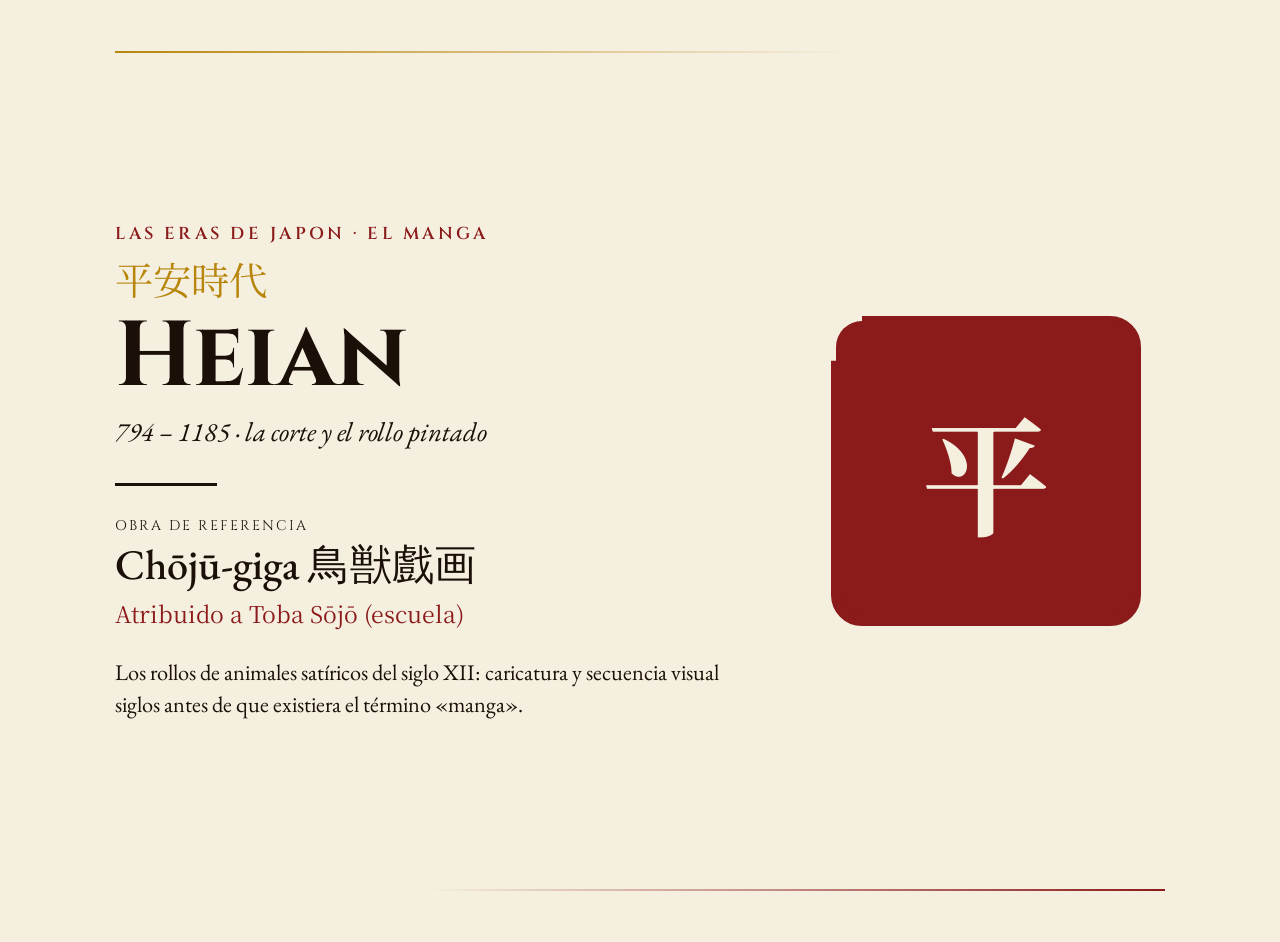
<file: intro/card.html>
<!DOCTYPE html>
<html lang="es">
<head>
<meta charset="UTF-8" />
<meta name="viewport" content="width=device-width, initial-scale=1" />
<title>Intro · Las eras de Japón y el manga — frame-manga-era (secuencia)</title>
<link rel="preconnect" href="https://fonts.googleapis.com" />
<link rel="preconnect" href="https://fonts.gstatic.com" crossorigin />
<link href="https://fonts.googleapis.com/css2?family=Cinzel:wght@500;600;700&family=EB+Garamond:ital,wght@0,400;0,500;1,400&family=Noto+Serif+JP:wght@500;700&display=swap" rel="stylesheet" />
<style>
  :root{ --bg:#f5efe0; --ink:#1a1008; --red:#8b1a1a; --gold:#b8860b; }
  *{ margin:0; padding:0; box-sizing:border-box; }
  body{ background:var(--bg); color:var(--ink); font-family:'EB Garamond',Georgia,serif;
    width:100vw; min-height:100vh; min-height:100svh; overflow:hidden;
    display:flex; align-items:center; justify-content:center; padding:clamp(18px,4vw,72px); }
  .cinzel{ font-family:'Cinzel',serif; } .jp{ font-family:'Noto Serif JP',serif; }

  .stage{ position:relative; width:min(1640px,100%); min-height:min(840px,calc(100svh - 36px));
    padding:clamp(28px,5vw,80px); display:grid;
    grid-template-columns:minmax(0,1fr) minmax(180px,min(28vw,520px));
    gap:clamp(28px,5vw,80px); align-items:center; }
  .stage::before,.stage::after{ content:""; position:absolute; left:clamp(28px,5vw,80px); right:clamp(28px,5vw,80px); height:2px;
    background:linear-gradient(90deg,var(--gold) 0%,transparent 70%); }
  .stage::before{ top:0; } .stage::after{ bottom:0; background:linear-gradient(270deg,var(--red) 0%,transparent 70%); }

  .kicker{ font-family:'Cinzel',serif; font-weight:600; letter-spacing:.2em; text-transform:uppercase; font-size:clamp(12px,1.35vw,20px); color:var(--red); }
  .era-jp{ font-size:clamp(24px,3vw,42px); color:var(--gold); margin-top:6px; }
  .era{ font-family:'Cinzel',serif; font-weight:700; font-size:clamp(48px,7.2vw,108px); line-height:1.02; margin-top:4px; }
  .period{ font-size:clamp(18px,2.1vw,30px); font-style:italic; opacity:.72; margin-top:10px; }
  .rule{ width:clamp(70px,8vw,120px); height:3px; background:var(--ink); margin:clamp(18px,3vw,34px) 0 clamp(18px,2.8vw,30px); }
  .work-label{ font-family:'Cinzel',serif; letter-spacing:.14em; text-transform:uppercase; font-size:clamp(11px,1.1vw,16px); opacity:.55; }
  .work{ font-size:clamp(28px,3.3vw,46px); font-weight:500; line-height:1.12; margin-top:6px; }
  .author{ font-size:clamp(17px,1.8vw,26px); color:var(--red); margin-top:8px; }
  .desc{ font-size:clamp(17px,1.75vw,25px); line-height:1.45; margin-top:clamp(16px,2.2vw,26px); max-width:760px; opacity:.9; }

  .seal-wrap{ display:flex; align-items:center; justify-content:center; }
  .seal{ width:min(340px,100%); aspect-ratio:1; position:relative; display:flex; align-items:center; justify-content:center; }
  .seal svg{ position:absolute; inset:0; width:100%; height:100%; }
  .seal .glyph{ font-family:'Noto Serif JP',serif; font-weight:700; font-size:clamp(82px,10vw,150px); color:var(--bg); z-index:2; line-height:1; }

  @media (max-width: 700px) {
    body{ padding:18px; align-items:stretch; }
    .stage{ min-height:calc(100svh - 36px); padding:28px 22px; grid-template-columns:1fr; gap:18px; align-content:center; }
    .stage::before,.stage::after{ left:22px; right:22px; }
    .seal-wrap{ position:absolute; right:20px; top:22px; width:118px; opacity:.14; pointer-events:none; }
    .era{ font-size:clamp(42px,13vw,68px); max-width:9ch; overflow-wrap:anywhere; }
    .work{ font-size:clamp(25px,8vw,36px); }
    .desc{ display:-webkit-box; -webkit-line-clamp:4; -webkit-box-orient:vertical; overflow:hidden; }
  }

  @media (max-width: 380px), (max-height: 680px) {
    .stage{ padding:22px 18px; }
    .stage::before,.stage::after{ left:18px; right:18px; }
    .seal-wrap{ display:none; }
    .rule{ margin:14px 0; }
    .desc{ -webkit-line-clamp:3; }
  }

  /* estado base: oculto antes de animar */
  .kicker,.era-jp,.era,.period,.rule,.work-label,.work,.author,.desc{ opacity:0; }
  .seal .ring{ fill:none; stroke:var(--red); stroke-width:10; stroke-dasharray:1100; stroke-dashoffset:1100; }
  .seal .field{ fill:var(--red); opacity:0; }
  .seal .glyph{ opacity:0; }

  /* animaciones de entrada (forwards) — se reactivan al añadir .go en cada era */
  @keyframes rise { from{ opacity:0; transform:translateY(34px); } to{ opacity:1; transform:none; } }
  @keyframes wipe { from{ opacity:0; transform:scaleX(0); transform-origin:left; } to{ opacity:1; transform:scaleX(1); } }
  @keyframes stamp{ 0%{ opacity:0; transform:scale(1.6) rotate(-12deg); } 60%{ opacity:1; transform:scale(.92) rotate(2deg); } 100%{ opacity:1; transform:scale(1) rotate(0); } }
  @keyframes draw { from{ stroke-dashoffset:1100; } to{ stroke-dashoffset:0; } }

  .stage.go .kicker    { animation:rise .7s ease-out .2s forwards; }
  .stage.go .era-jp    { animation:rise .7s ease-out .35s forwards; }
  .stage.go .era       { animation:rise .8s ease-out .5s forwards; }
  .stage.go .period    { animation:rise .7s ease-out .7s forwards; }
  .stage.go .rule      { animation:wipe .6s ease-out .95s forwards; }
  .stage.go .work-label{ animation:rise .6s ease-out 1.15s forwards; }
  .stage.go .work      { animation:rise .7s ease-out 1.3s forwards; }
  .stage.go .author    { animation:rise .6s ease-out 1.5s forwards; }
  .stage.go .desc      { animation:rise .7s ease-out 1.7s forwards; }
  .stage.go .seal .ring { animation:draw 1.4s ease-out 1.0s forwards; }
  .stage.go .seal .field{ animation:rise .01s linear 2.2s forwards; }
  .stage.go .seal .glyph{ animation:stamp .7s cubic-bezier(.2,1.4,.4,1) 2.3s forwards; }
</style>
</head>
<body>
  <main class="stage" id="stage">
    <section class="text">
      <div class="kicker" id="f-kicker"></div>
      <div class="era-jp jp" id="f-erajp"></div>
      <h1 class="era cinzel" id="f-era"></h1>
      <div class="period" id="f-period"></div>
      <div class="rule"></div>
      <div class="work-label">Obra de referencia</div>
      <h2 class="work" id="f-work"></h2>
      <div class="author jp" id="f-author"></div>
      <p class="desc" id="f-desc"></p>
    </section>
    <aside class="seal-wrap">
      <div class="seal">
        <svg viewBox="0 0 340 340" aria-hidden="true">
          <rect class="field" x="20" y="20" width="300" height="300" rx="26" />
          <rect class="ring"  x="20" y="20" width="300" height="300" rx="26" />
        </svg>
        <span class="glyph jp" id="f-glyph"></span>
      </div>
    </aside>
  </main>

  <script>
  /* Datos VERIFICADOS, tomados de la linea del tiempo del propio recurso
     (recurso.html, "Las 9 eras de Japon", de Heian a Reiwa). */
  var KICKER = "Las eras de Japon \u00b7 El manga";
  var ERAS = [
    { era:"Heian", era_jp:"\u5e73\u5b89\u6642\u4ee3", glyph:"\u5e73", period:"794 \u2013 1185 \u00b7 la corte y el rollo pintado",
      work:"Ch\u014dj\u016b-giga \u9ce5\u7363\u6232\u753b", author:"Atribuido a Toba S\u014dj\u014d (escuela)",
      desc:"Los rollos de animales sat\u00edricos del siglo XII: caricatura y secuencia visual siglos antes de que existiera el t\u00e9rmino \u00abmanga\u00bb." },
    { era:"Kamakura \u00b7 Muromachi", era_jp:"\u938c\u5009\u30fb\u5ba4\u753a\u6642\u4ee3", glyph:"\u938c", period:"1185 \u2013 1573 \u00b7 samur\u00e1is, monasterios y guerra",
      work:"La leyenda de Kujaku \u5b54\u96c0\u738b", author:"\u8429\u91ce\u771f \u00b7 Makoto Ogino",
      desc:"El Jap\u00f3n medieval de monjes esot\u00e9ricos y conflicto, llevado a la vi\u00f1eta como escenario de aventura sobrenatural." },
    { era:"Sengoku \u00b7 Momoyama", era_jp:"\u6226\u56fd\u30fb\u6843\u5c71\u6642\u4ee3", glyph:"\u6226", period:"1467 \u2013 1603 \u00b7 el pa\u00eds en guerra",
      work:"Dororo \u3069\u308d\u308d", author:"\u624b\u585a\u6cbb\u866b \u00b7 Osamu Tezuka",
      desc:"Tezuka sit\u00faa en el Jap\u00f3n de las guerras civiles la f\u00e1bula de Hyakkimaru, que recupera su cuerpo combatiendo demonios." },
    { era:"Edo", era_jp:"\u6c5f\u6238\u6642\u4ee3", glyph:"\u6c5f", period:"1603 \u2013 1868 \u00b7 del ukiyo-e a la estampa popular",
      work:"Hokusai Manga \u5317\u658e\u6f2b\u753b", author:"\u845b\u98fe\u5317\u658e \u00b7 Katsushika Hokusai",
      desc:"Los quince cuadernos de bocetos de Hokusai (1814\u20131878) fijan el t\u00e9rmino \u00abmanga\u00bb: un repertorio visual que anticipa la narrativa secuencial." },
    { era:"Meiji", era_jp:"\u660e\u6cbb\u6642\u4ee3", glyph:"\u660e", period:"1868 \u2013 1912 \u00b7 modernizaci\u00f3n y apertura",
      work:"La \u00e9poca de Botchan \u300c\u574a\u3063\u3061\u3083\u3093\u300d\u306e\u6642\u4ee3", author:"Sekikawa \u00b7 Taniguchi, sobre Natsume S\u014dseki",
      desc:"El Jap\u00f3n que se moderniza a marchas forzadas, le\u00eddo a trav\u00e9s de los literatos de la era Meiji y la obra de S\u014dseki." },
    { era:"Taish\u014d", era_jp:"\u5927\u6b63\u6642\u4ee3", glyph:"\u5927", period:"1912 \u2013 1926 \u00b7 breve y cosmopolita",
      work:"Kimetsu no Yaiba \u9b3c\u6ec5\u306e\u5203", author:"\u543e\u5ce0\u547c\u4e16\u6674 \u00b7 Koyoharu Got\u014dge \u00b7 2016",
      desc:"Ambientada en el Jap\u00f3n Taish\u014d, populariz\u00f3 esa est\u00e9tica hist\u00f3rica entre toda una generaci\u00f3n de lectores." },
    { era:"Sh\u014dwa", era_jp:"\u662d\u548c\u6642\u4ee3", glyph:"\u662d", period:"1926 \u2013 1989 \u00b7 guerra, reconstrucci\u00f3n y auge",
      work:"Akira \u30a2\u30ad\u30e9", author:"\u5927\u53cb\u514b\u6d0b \u00b7 Katsuhiro \u014ctomo \u00b7 1982\u20131990",
      desc:"Obra bisagra del manga moderno: su Neo-Tokio dist\u00f3pico cierra la era Sh\u014dwa y proyecta el medio al mundo." },
    { era:"Heisei", era_jp:"\u5e73\u6210\u6642\u4ee3", glyph:"\u5e73", period:"1989 \u2013 2019 \u00b7 burbuja, crisis y digitalizaci\u00f3n",
      work:"A Silent Voice \u8074\u306e\u5f62", author:"\u5927\u4eca\u826f\u6642 \u00b7 Yoshitoki \u014cima \u00b7 2013",
      desc:"Acoso escolar, sordera y reconciliaci\u00f3n: el drama \u00edntimo del Jap\u00f3n Heisei y su debate sobre la inclusi\u00f3n." },
    { era:"Reiwa", era_jp:"\u4ee4\u548c\u6642\u4ee3", glyph:"\u4ee4", period:"2019 \u2013 presente \u00b7 \u00abbella armon\u00eda\u00bb",
      work:"Okinawa \u6c96\u7e04", author:"\u6bd4\u5609\u6177 \u00b7 Susumu Higa \u00b7 2025",
      desc:"La memoria de Okinawa y de su poblaci\u00f3n civil, atendida desde la vi\u00f1eta ya en plena era Reiwa." },
  ];

  var PER_CARD = 5200;   // ms por era (entrada ~5,2 s); ajustable para acortar/alargar
  function $(id){ return document.getElementById(id); }
  var stage = $('stage');

  function paint(e){
    $('f-kicker').textContent = KICKER;
    $('f-erajp').textContent  = e.era_jp;
    $('f-era').textContent    = e.era;
    $('f-period').textContent = e.period;
    $('f-work').textContent   = e.work;
    $('f-author').textContent = e.author;
    $('f-desc').textContent   = e.desc;
    $('f-glyph').textContent  = e.glyph;
  }
  var i = 0;
  function show(){
    paint(ERAS[i]);
    stage.classList.remove('go');
    void stage.offsetWidth;            // reflujo: reinicia las animaciones de entrada
    stage.classList.add('go');
  }
  function next(){
    i++;
    if (i < ERAS.length){ show(); setTimeout(next, PER_CARD); }
    else { setTimeout(done, 1000); }
  }
  function done(){
    try{ console.log('INTRO_DONE'); }catch(e){}
    try{ if (parent) parent.postMessage('intro-done','*'); }catch(e){}
  }
  function start(){ show(); setTimeout(next, PER_CARD); }

  if (document.fonts && document.fonts.ready) document.fonts.ready.then(start);
  else window.addEventListener('load', start);
  </script>
</body>
</html>
</file>
<file: css/estilos.css>
/* ══════════════════════════════════════════════════════════════
   estilos.css — Las eras de Japón y el manga
   Biblioteca Campus del Obelisco · Aula de Cómic · ULPGC
   Versión: 6.0 — Reestructurada para GitHub Pages
════════════════════════════════════════════════════════════════ */

/* ─── TOKENS ─────────────────────────────── */
:root {
  --ink:    #1a1008;
  --paper:  #f5efe0;
  --paper2: #e8ddc8;
  --red:    #8b1a1a;
  --gold:   #b8860b;
  --grey:   #6b6255;
  --rule:   #c8b89a;

  --v1:#8B6914; --v2:#2E7B6E; --v3:#5E3A8A;
  --v4:#B85A1A; --v5:#8B1A4A; --v6:#1A5A8B;
  --v7:#5A3A1A; --v8:#2E6E3A; --v9:#7A5A0A;
  --v10:#3A4A8A;
  --v11:#4A2A6A;
  --v12:#C0440A;  /* primeros lectores */

  --bar-row:   128px;   /* bottom row — era bar */
}

/* ── USO RÁPIDO DOCENTE ───────────────────────────────────────── */
.uso-rapido {
  padding: 1.1rem 3rem 1.3rem;
  background: linear-gradient(135deg, rgba(90,58,26,.06) 0%, rgba(184,134,11,.05) 100%);
  border-bottom: 1px solid var(--rule);
}
.ur-intro {
  font-family: 'Cinzel', serif; font-size: .72rem; font-weight: 700;
  color: var(--grey); letter-spacing: .1em; text-transform: uppercase;
  margin-bottom: .75rem;
}
.ur-grid {
  display: grid;
  grid-template-columns: repeat(auto-fit, minmax(200px, 1fr));
  gap: .8rem;
}
.ur-card {
  background: rgba(245,239,224,.8);
  border: 1px solid var(--rule);
  border-left: 3px solid var(--gold);
  border-radius: 3px;
  padding: .7rem 1rem;
  display: flex; flex-direction: column; gap: .25rem;
}
.ur-time {
  font-family: 'Cinzel', serif; font-size: .65rem; font-weight: 700;
  color: var(--gold); letter-spacing: .1em; text-transform: uppercase;
}
.ur-label {
  font-family: 'EB Garamond', serif; font-size: 1.05rem; font-weight: 600;
  color: var(--ink);
}
.ur-desc {
  font-family: 'EB Garamond', serif; font-size: .92rem;
  color: var(--grey); line-height: 1.55;
}
@media (max-width: 768px) {
  .uso-rapido { padding: .9rem 1.2rem 1rem; }
}
/* uso-rapido hidden via main print block */

/* ── CRONOLOGÍA IMPRESA ───────────────────────────────────────── */
/* print-timeline removed */



*, *::before, *::after { margin:0; padding:0; box-sizing:border-box; }

html,
body {
  max-width: 100%;
  overflow-x: hidden;
}

/* ─── BODY — fixed paper grain ──────────── */
body {
  background-color: var(--paper);
  background-image: url("data:image/svg+xml,%3Csvg xmlns='http://www.w3.org/2000/svg' width='400' height='400'%3E%3Cfilter id='n'%3E%3CfeTurbulence type='fractalNoise' baseFrequency='0.65' numOctaves='4' stitchTiles='stitch'/%3E%3CfeColorMatrix type='saturate' values='0'/%3E%3C/filter%3E%3Crect width='400' height='400' filter='url(%23n)' opacity='0.055'/%3E%3C/svg%3E");
  background-size: 400px 400px;
  font-family: 'EB Garamond', Georgia, serif;
  font-size: 19px;
  color: var(--ink);
  min-height: 100vh;
  min-height: 100dvh;
}

/* ─── HEADER ─────────────────────────────── */
header {
  text-align: center;
  padding: 2.8rem 2rem 2rem;
  border-bottom: 3px solid var(--gold);
  background: rgba(245,239,224,.97);
  /* Subtle seigaiha (wave) pattern — traditional Japanese motif */
  background-image:
    radial-gradient(circle at 50% 100%, transparent 60%, rgba(184,134,11,.04) 61%, rgba(184,134,11,.04) 65%, transparent 66%),
    radial-gradient(circle at 0% 100%, transparent 60%, rgba(184,134,11,.04) 61%, rgba(184,134,11,.04) 65%, transparent 66%),
    radial-gradient(circle at 100% 100%, transparent 60%, rgba(184,134,11,.04) 61%, rgba(184,134,11,.04) 65%, transparent 66%);
  background-size: 40px 20px;
  position: relative;
}
/* Gold top accent line */
header::before {
  content: '';
  position: absolute;
  top: 0; left: 0; right: 0;
  height: 4px;
  background: linear-gradient(to right, transparent, var(--gold) 15%, var(--gold) 85%, transparent);
}
/* Ink bottom accent */
header::after {
  content: '';
  position: absolute;
  bottom: -3px; left: 0; right: 0; height: 3px;
  background: var(--gold);
}
.kamon {
  font-size: 2.8rem; color: var(--red); opacity: .8;
  margin-bottom: .5rem; display: block;
  text-shadow: 0 2px 8px rgba(139,26,26,.15);
  letter-spacing: .1em;
}
h1 {
  font-family: 'Cinzel', serif;
  font-size: clamp(1.7rem, 4vw, 2.9rem);
  letter-spacing: .08em; margin-bottom: .3rem;
  text-shadow: 0 1px 2px rgba(26,16,8,.08);
}
h1 em { color: var(--red); font-style: normal; }
.sub {
  font-family: 'Noto Serif JP', serif;
  font-size: .9rem; color: var(--grey);
  letter-spacing: .18em; margin-bottom: .3rem;
}
/* Decorative divider between sub and jp */
.header-rule {
  width: 80px; height: 1px;
  background: linear-gradient(to right, transparent, var(--gold), transparent);
  margin: .5rem auto .45rem;
}
.jp {
  font-family: 'Noto Serif JP', serif;
  font-size: 1.6rem; color: var(--gold);
  letter-spacing: .35em; opacity: .75;
}

/* ─── LEGEND ─────────────────────────────── */
.legend {
  display: flex; justify-content: center; gap: 1.2rem;
  padding: .85rem 2rem; flex-wrap: wrap;
  border-bottom: 1px solid var(--rule);
  background: rgba(232,221,200,.45);
  font-size: .82rem; color: var(--grey);
  font-family: 'Cinzel', serif;
  letter-spacing: .04em;
}
.legend span {
  display: flex; align-items: center; gap: .45rem;
  padding: .18rem .6rem .18rem .4rem;
  border-radius: 2px;
  border: 1px solid transparent;
  transition: border-color .15s, background .15s;
}
.legend span:hover {
  border-color: var(--rule);
  background: rgba(184,134,11,.06);
}
.dot {
  width: 12px; height: 12px;
  border-radius: 50%;
  flex-shrink: 0;
  box-shadow: 0 1px 3px rgba(0,0,0,.18);
}
.badge-sm { font-family:'Cinzel',serif; font-size:.68rem; font-weight:700; color:#fff; padding:1px 5px; border-radius:2px; }

.hint {
  text-align:center; padding:.5rem;
  font-size:1rem; color:var(--grey); opacity:.8; letter-spacing:.04em;
  border-bottom: 1px solid var(--rule);
}

/* ─── SCROLL CONTAINER ───────────────────── */
.scroll {
  overflow-x: auto;
  overflow-y: hidden;
  box-sizing: border-box;
  max-width: 100%;
  contain: layout paint;
  overscroll-behavior-x: contain;
  padding: 1.5rem 5rem 2.5rem;
  cursor: grab;
  user-select: none;
  touch-action: pan-x pan-y pinch-zoom;
  -webkit-overflow-scrolling: touch;
}
.scroll:active { cursor: grabbing; }
.scroll::-webkit-scrollbar { height: 5px; }
.scroll::-webkit-scrollbar-track { background: var(--paper2); }
.scroll::-webkit-scrollbar-thumb { background: var(--gold); border-radius: 3px; }
#sc.scroll {
  touch-action: pan-x pan-y pinch-zoom !important;
}
@media (max-width: 760px) {
  .scroll {
    width: 100vw;
    max-width: 100vw;
    padding: 1rem 0.9rem 2.25rem;
    scroll-padding-inline: 1rem;
    overscroll-behavior-inline: contain;
    scroll-snap-type: x proximity;
  }
  .scroll .tl {
    min-width: max-content;
  }
  .scroll .col {
    scroll-margin-inline: 1rem;
    scroll-snap-align: start;
  }
}

/* ─── TIMELINE TABLE ─────────────────────── */
/*
  Two explicit rows:
    Row 1 = card area (fixed height, clips within)
    Row 2 = era bar   (fixed height, uniform)

  Each ERA is a <div class="col"> that is a 2-row sub-grid.
  Dividers between columns fill both rows.
  The gold rule sits under all columns.
*/
.tl {
  display: inline-flex;
  flex-direction: row;
  align-items: flex-end;  /* all bars on the same baseline */
  position: relative;
}

/* gold rule at the bottom of bars */
.tl::after {
  content: '';
  position: absolute;
  left: 0; right: 0;
  bottom: 0;
  height: 2px;
  background: linear-gradient(to right, transparent, var(--gold) 3%, var(--gold) 97%, transparent);
  pointer-events: none;
  z-index: 0;
}

/* ─── ERA COLUMN ─────────────────────────── */
.col {
  display: flex;
  flex-direction: column;
  flex-shrink: 0;
  justify-content: flex-end; /* bar always touches the gold line */
  animation: rise .5s ease both;
}
@keyframes rise { from{opacity:0;transform:translateY(10px)} to{opacity:1;transform:translateY(0)} }

/* ROW 1 — card well */
.cards {
  /* No fixed height — grows to fit all cards, nothing clipped */
  display: flex;
  flex-direction: column;
  justify-content: flex-end;  /* cards sit just above the bar */
  gap: 5px;
  padding: 10px 8px 8px;
}

/* ROW 2 — era bar */
.bar {
  height: var(--bar-row);
  flex-shrink: 0;
  position: relative;
  border-radius: 3px 3px 0 0;
}
.bar:hover { filter: brightness(1.1) saturate(1.08); }

/* Era textures — subtle patterns per period */
.tex-heian    { background-image: repeating-linear-gradient(45deg,rgba(255,255,255,.05) 0,rgba(255,255,255,.05) 1px,transparent 0,transparent 8px); }
.tex-medieval { background-image: repeating-linear-gradient(90deg,rgba(255,255,255,.05) 0,rgba(255,255,255,.05) 1px,transparent 0,transparent 12px),repeating-linear-gradient(0deg,rgba(255,255,255,.05) 0,rgba(255,255,255,.05) 1px,transparent 0,transparent 12px); }
.tex-edo      { background-image: radial-gradient(circle,rgba(255,255,255,.08) 1px,transparent 1px); background-size:10px 10px; }
.tex-meiji    { background-image: repeating-linear-gradient(0deg,transparent,transparent 4px,rgba(255,255,255,.05) 4px,rgba(255,255,255,.05) 5px); }
.tex-taisho   { background-image: repeating-linear-gradient(45deg,rgba(255,255,255,.07) 0,rgba(255,255,255,.07) 1px,transparent 0,transparent 6px); }
.tex-showa    { background-image: repeating-linear-gradient(90deg,rgba(255,255,255,.05) 0,rgba(255,255,255,.05) 1px,transparent 0,transparent 5px); }
.tex-heisei   { background-image: repeating-linear-gradient(0deg,rgba(255,255,255,.04) 0,rgba(255,255,255,.04) 1px,transparent 0,transparent 8px),repeating-linear-gradient(90deg,rgba(255,255,255,.04) 0,rgba(255,255,255,.04) 1px,transparent 0,transparent 8px); }
.tex-reiwa    { background-image: radial-gradient(circle,rgba(255,255,255,.1) 1px,transparent 1px); background-size:6px 6px; }

/* Dot on gold rule */
.dot-bar {
  width: 11px; height: 11px;
  border-radius: 50%;
  border: 2px solid var(--paper);
  position: absolute;
  bottom: -5px; left: 50%;
  transform: translateX(-50%);
  z-index: 3;
}

/* Label inside bar */
.era-label {
  position: absolute;
  bottom: 0; left: 0; right: 0;
  padding: 6px 5px 10px;
  text-align: center;
  background: linear-gradient(to top, rgba(0,0,0,.55) 0%, rgba(0,0,0,.25) 100%);
  border-radius: 0 0 3px 3px;
}
.era-name  { font-family:'Cinzel',serif; font-size:.75rem; font-weight:700; color:#fff; letter-spacing:.08em; display:block; text-shadow:0 1px 4px rgba(0,0,0,.8); }
.era-jp    { font-family:'Noto Serif JP',serif; font-size:1.05rem; color:var(--gold); display:block; margin-top:2px; text-shadow:0 1px 3px rgba(0,0,0,.7); }
.era-dates { font-size:.65rem; color:rgba(255,255,255,.7); display:block; margin-top:2px; }
.era-dur   { font-size:.6rem; color:rgba(255,210,80,.65); display:block; margin-top:1px; font-style:italic; letter-spacing:.04em; }

/* ── PREGUNTA DETONADORA ─────────────────────────────────────── */
.era-q-btn {
  position: absolute;
  top: 5px; right: 5px;
  width: 18px; height: 18px;
  border-radius: 50%;
  background: rgba(184,134,11,.75);
  border: 1px solid rgba(255,210,80,.5);
  color: #fff;
  font-family: 'Cinzel', serif; font-size: .6rem; font-weight: 900;
  cursor: pointer; z-index: 10;
  display: flex; align-items: center; justify-content: center;
  transition: background .15s, transform .1s;
  line-height: 1;
  box-shadow: 0 1px 3px rgba(0,0,0,.35);
  opacity: .7;
}
.bar:hover .era-q-btn,
.era-q-btn:hover { opacity: 1; background: var(--gold); }
.era-q-btn.active { opacity: 1; background: var(--gold); transform: scale(1.05); }

/* Panel flotante — fixed position set by JS */
.era-q-panel {
  display: none;
  position: fixed; /* JS sets top/left */
  width: 260px;
  background: var(--ink);
  color: var(--paper);
  border: 1px solid var(--gold);
  border-radius: 6px;
  padding: 11px 14px 13px;
  z-index: 9000;
  box-shadow: 0 8px 28px rgba(0,0,0,.6);
  pointer-events: auto;
}
.era-q-panel.open { display: block; }
/* Arrow pointing down */
.era-q-panel::after {
  content: '';
  position: absolute;
  top: 100%; left: 50%; transform: translateX(-50%);
  border: 7px solid transparent;
  border-top-color: var(--gold);
}
.era-q-panel::before {
  content: '';
  position: absolute;
  top: calc(100% + 1px); left: 50%; transform: translateX(-50%);
  border: 6px solid transparent;
  border-top-color: var(--ink);
  z-index: 1;
}
.era-q-label {
  font-family: 'Cinzel', serif; font-size: .58rem; font-weight: 700;
  letter-spacing: .1em; text-transform: uppercase;
  color: var(--gold); margin-bottom: .4rem; display: block;
}
.era-q-nivel {
  font-family: 'Cinzel', serif; font-size: .55rem;
  color: rgba(245,239,224,.45); letter-spacing: .06em;
  margin-bottom: .5rem; display: block;
}
.era-q-list {
  list-style: none; padding: 0; margin: 0;
  display: flex; flex-direction: column; gap: .45rem;
}
.era-q-list li {
  font-family: 'EB Garamond', serif; font-size: .86rem;
  line-height: 1.45; color: var(--paper);
  padding-left: .9rem; position: relative;
}
.era-q-list li::before {
  content: '✦';
  position: absolute; left: 0;
  font-size: .5rem; color: var(--gold);
  top: .28rem;
}

/* Modo proyección */
body.modo-proyeccion .era-q-panel {
  width: 310px;
}
body.modo-proyeccion .era-q-list li { font-size: 1rem; }
body.modo-proyeccion .era-q-label   { font-size: .68rem; }
body.modo-proyeccion .era-q-btn     { width: 22px; height: 22px; font-size: .7rem; }

/* ─── DIVIDER between eras ───────────────── */
.sep {
  width: 1px;
  flex-shrink: 0;
  background: rgba(200,184,154,.2);
  margin: 0 3px;
  align-self: stretch; /* full height of the tallest column */
}

/* ─── CARD ───────────────────────────────── */
.card {
  background: rgba(250,244,230,.97);
  border: 1px solid var(--rule);
  border-left: 3px solid var(--red);
  border-radius: 3px;
  padding: 5px 9px 5px 8px;
  font-size: .9rem;
  line-height: 1.4;
  flex-shrink: 0;
  position: relative;
  cursor: default;
  box-shadow: 0 1px 4px rgba(0,0,0,.1);
  transition: box-shadow .15s, background .15s;
  z-index: 2;
}
.card:hover {
  background: #fff;
  box-shadow: 0 3px 14px rgba(0,0,0,.2);
  z-index: 200;
}

/* variants */
.card.hist   { border-left-color:#5b6e3e; }
.card.origin { border-left-color:var(--gold); background:rgba(255,252,235,.97); }
.card.note   { border-left-color:#4a7c8e; }
.card.tai    { border-left-color:#8e6a2e; background:rgba(255,248,230,.97); }

.ct { font-family:'EB Garamond',serif; font-weight:600; color:var(--ink); display:block; font-size:1rem; }
.ca { color:var(--grey); font-size:.78rem; display:block; margin-top:2px; }

/* vitrina badge */
.vb {
  display: inline-block;
  font-family: 'Cinzel', serif;
  font-size: .64rem; font-weight:700;
  color: #fff;
  padding: 1px 5px;
  border-radius: 2px;
  margin-top: 3px;
  letter-spacing: .03em;
}

/* ─── TOOLTIP — lives on <body style="background-color:#f5efe0;"> ── */
#gtt {
  display: none;
  position: fixed;
  width: 260px;
  max-width: calc(100vw - 20px);
  max-height: 280px;
  overflow-y: auto;
  background: var(--ink);
  color: var(--paper);
  padding: 10px 13px;
  border-radius: 6px;
  font-family: 'EB Garamond', serif;
  font-size: .95rem;
  line-height: 1.6;
  text-align: left;
  z-index: 9500;        /* encima de sticky (500) pero debajo de modales (4000) */
  pointer-events: none;
  box-shadow: 0 6px 24px rgba(0,0,0,.45);
  white-space: normal;
  word-break: break-word;
  border: 1px solid rgba(255,255,255,.08);
}
#gtt::after {
  content: '';
  position: absolute;
  border: 6px solid transparent;
}
#gtt.below::after {
  bottom: 100%; left: 18px;
  border-bottom-color: var(--ink);
}
#gtt.above::after {
  top: 100%; left: 18px;
  border-top-color: var(--ink);
}

/* ─── ADAPTATIONS PANEL ──────────────────── */
.adapt {
  padding: 2rem 4rem 2.5rem;
  border-top: 2px solid var(--rule);
  background: rgba(238,228,255,.14);
}
.adapt h2 { font-family:'Cinzel',serif; font-size:1.05rem; color:#6e2e7a; letter-spacing:.1em; margin-bottom:.3rem; }
.adapt p  { font-size: 1.08rem; color:var(--grey); font-style:italic; margin-bottom:1.2rem; line-height:1.65; max-width:900px; }
.adapt-grid { display:flex; flex-wrap:wrap; gap:.8rem; }
.ac {
  background: rgba(248,238,252,.9);
  border: 1px solid #c8a8d8;
  border-left: 3px solid #6e2e7a;
  border-radius: 3px;
  padding: 8px 12px;
  min-width:190px; max-width:220px; flex:1;
  box-shadow: 0 1px 5px rgba(0,0,0,.09);
}
.ac b { font-family:'EB Garamond',serif; font-weight:600; font-size:1.05rem; display:block; }
.ac i { font-size:.88rem; color:#6e2e7a; display:block; margin-top:1px; font-style:italic; }
.ac s { font-size:1rem; color:var(--grey); display:block; margin-top:4px; line-height:1.6; text-decoration:none; }

/* ─── BOTTOM NOTES ───────────────────────── */
.notes {
  border-top: 1px solid var(--rule);
  padding: 1.5rem 3rem;
  display: flex; flex-wrap:wrap; gap:1rem 3rem;
  background: rgba(232,221,200,.28);
}
.nb { flex:1; min-width:200px; }
.nb h3 { font-family:'Cinzel',serif; font-size:.9rem; color:var(--red); letter-spacing:.1em; margin-bottom:.35rem; text-transform:uppercase; }
.nb p  { font-size: 1.05rem; color:var(--grey); line-height:1.7; }

footer {
  text-align:center; padding:1rem;
  font-size:.82rem; color:var(--grey); letter-spacing:.09em;
  border-top:1px solid var(--rule);
  background: rgba(232,221,200,.4);
  font-family:'Noto Serif JP',serif;
}



/* ── COMPACT MODE ── */
.compact-btn {
  position: fixed;
  top: 1rem; right: 1.2rem;
  z-index: 1000;
  background: var(--ink);
  color: var(--gold);
  border: 1.5px solid var(--gold);
  border-radius: 4px;
  padding: .38rem .9rem;
  font-family: 'Cinzel', serif;
  font-size: .72rem;
  font-weight: 700;
  cursor: pointer;
  letter-spacing: .07em;
  transition: background .18s, color .18s;
}
.compact-btn:hover { background: var(--gold); color: var(--ink); }

/* In compact mode: cards shrink to just title + badge */
body.compact .card {
  padding: 3px 9px 3px 8px;
}
body.compact .ca,
body.compact .tip { display: none !important; }
body.compact .vb  { margin-top: 1px; }
body.compact .ct  { font-size: .75rem; }


/* ── FILTER BAR ── */
.filter-bar {
  display: flex;
  align-items: center;
  gap: .5rem;
  padding: .6rem 2rem .5rem;
  flex-wrap: wrap;
  background: rgba(26,16,8,.97);
  border-bottom: 2px solid var(--gold);
  position: sticky;
  top: 0;
  z-index: 500;
}
.filter-bar label {
  font-family: 'Cinzel', serif;
  font-size: .7rem;
  color: var(--gold);
  letter-spacing: .08em;
  margin-right: .3rem;
}
.fb-row {
  display: flex; flex-wrap: wrap; gap: .4rem; align-items: center;
}
.fb-label {
  font-family: 'Cinzel', serif;
  font-size: .7rem; color: rgba(184,134,11,.85);
  letter-spacing: .08em; margin-right: .2rem;
  white-space: nowrap;
}
.fb {
  font-family: 'Cinzel', serif;
  font-size: .68rem; font-weight: 700;
  color: #fff; border: none; cursor: pointer;
  padding: .28rem .7rem; border-radius: 3px;
  opacity: .72; transition: opacity .15s, transform .1s;
  letter-spacing: .04em;
}
.fb:hover { opacity: 1; transform: translateY(-1px); }
.fb.active { opacity: 1; box-shadow: 0 0 0 2px var(--gold); }
.fb-all-uso, .fb-all-nivel {
  background: var(--ink) !important;
}

/* Dimming when filtering */
body.filtering-uso .card,
body.filtering-nivel .card { opacity: .15; transition: opacity .2s; }
body.filtering-uso.filtering-nivel .card { opacity: .15; }
body.filtering-uso .card.match-uso { opacity: 1; }
body.filtering-nivel .card.match-nivel { opacity: 1; }
body.filtering-uso.filtering-nivel .card.match-uso.match-nivel { opacity: 1; }
body.filtering-uso.filtering-nivel .card.match-uso:not(.match-nivel) { opacity: .15; }
body.filtering-uso.filtering-nivel .card:not(.match-uso).match-nivel { opacity: .15; }


/* ── CONTADOR DE EXPLORACIÓN ─────────────────────────────────── */
#explorerCounter {
  display: none; /* shown by JS when data exists */
  margin: .8rem 3rem .2rem;
  padding: .7rem 1rem .65rem;
  background: rgba(184,134,11,.06);
  border: 1px solid rgba(184,134,11,.22);
  border-radius: 5px;
  font-family: 'EB Garamond', serif;
}
#explorerCounter.has-data { display: block; }

.exc-header {
  display: flex; align-items: center; gap: .7rem;
  margin-bottom: .55rem;
}
.exc-label {
  font-family: 'Cinzel', serif; font-size: .65rem; font-weight: 700;
  letter-spacing: .1em; text-transform: uppercase; color: var(--gold);
  flex: 1;
}
.exc-total {
  font-family: 'Cinzel', serif; font-size: .62rem;
  color: var(--grey); letter-spacing: .05em;
}
.exc-reset {
  font-family: 'Cinzel', serif; font-size: .56rem; font-weight: 700;
  color: var(--grey); background: none;
  border: 1px solid var(--rule); border-radius: 3px;
  padding: 1px 6px; cursor: pointer; letter-spacing: .04em;
  transition: all .15s;
}
.exc-reset:hover { color: var(--red); border-color: var(--red); }

/* Area bars */
.exc-bars {
  display: flex; flex-direction: column; gap: .32rem;
}
.exc-row {
  display: grid;
  grid-template-columns: 110px 1fr 28px;
  align-items: center; gap: .5rem;
}
.exc-uso-name {
  font-family: 'Cinzel', serif; font-size: .57rem; font-weight: 700;
  letter-spacing: .04em; color: var(--grey); text-transform: uppercase;
  white-space: nowrap; overflow: hidden; text-overflow: ellipsis;
}
.exc-bar-track {
  height: 7px; background: rgba(200,184,154,.25);
  border-radius: 4px; overflow: hidden;
}
.exc-bar-fill {
  height: 100%; border-radius: 4px;
  transition: width .5s ease;
}
.exc-count {
  font-family: 'Cinzel', serif; font-size: .6rem; font-weight: 700;
  color: var(--ink); text-align: right;
}

/* ODS mini summary */
.exc-ods-row {
  display: flex; flex-wrap: wrap; gap: 3px;
  margin-top: .5rem; padding-top: .45rem;
  border-top: 1px dashed rgba(200,184,154,.4);
}
.exc-ods-chip {
  font-family: 'Cinzel', serif; font-size: .54rem; font-weight: 700;
  color: #fff; padding: 1px 5px; border-radius: 2px;
  letter-spacing: .02em; opacity: .85;
}
.exc-ods-label {
  font-family: 'Cinzel', serif; font-size: .57rem;
  color: var(--grey); letter-spacing: .05em; align-self: center;
  margin-right: 3px;
}

@media print { #explorerCounter { display: none !important; } }
.catalog-section {
  padding: 2.5rem 3rem 3rem;
  border-top: 2px solid var(--rule);
  background: rgba(232,221,200,.18);
}
.catalog-header { margin-bottom: 1.5rem; }
.catalog-title {
  font-family: 'Cinzel', serif; font-size: 1.15rem;
  color: var(--ink); letter-spacing: .08em; margin-bottom: .4rem;
}
.catalog-sub {
  font-size: .88rem; color: var(--grey); font-style: italic; line-height: 1.6;
}

/* ── CATALOG GRID ── */
.cat-grid {
  display: flex; flex-wrap: wrap; gap: .9rem;
}
/* Filter dimming for catalog */
body.filtering-uso .cat-card,
body.filtering-nivel .cat-card { opacity: .12; transition: opacity .2s; }
body.filtering-uso .cat-card.match-uso { opacity: 1; }
body.filtering-nivel .cat-card.match-nivel { opacity: 1; }
body.filtering-uso.filtering-nivel .cat-card.match-uso.match-nivel { opacity: 1; }
body.filtering-uso.filtering-nivel .cat-card.match-uso:not(.match-nivel) { opacity: .12; }
body.filtering-uso.filtering-nivel .cat-card:not(.match-uso).match-nivel { opacity: .12; }

/* ── ODS FILTER ─────────────────────────────────────────────── */
body.filtering-ods .cat-card { opacity: .1; transition: opacity .2s; }
body.filtering-ods .cat-card.match-ods { opacity: 1; }
body.filtering-uso.filtering-ods .cat-card.match-uso { opacity: .1; }
body.filtering-uso.filtering-ods .cat-card.match-uso.match-ods { opacity: 1; }
body.filtering-nivel.filtering-ods .cat-card.match-nivel { opacity: .1; }
body.filtering-nivel.filtering-ods .cat-card.match-nivel.match-ods { opacity: 1; }
body.filtering-uso.filtering-nivel.filtering-ods .cat-card.match-uso.match-nivel.match-ods { opacity: 1; }

.ods-badges { display:flex; flex-wrap:wrap; gap:3px; margin-top:4px; }
.ods-badge {
  font-family:'Cinzel',serif; font-size:.56rem; font-weight:700;
  color:#fff; padding:1px 5px; border-radius:2px;
  letter-spacing:.03em; white-space:nowrap; cursor:default;
  transition: transform .1s;
}
.ods-badge:hover { transform: scale(1.1); }
.fb-all-ods { background: var(--ink) !important; }
.fb-ods-icon { display:inline-flex; align-items:center; gap:3px; }
#odsCounter {
  display:none; font-family:'Cinzel',serif; font-size:.72rem;
  color:var(--gold); letter-spacing:.06em;
  padding:.2rem .7rem; border:1px solid rgba(184,134,11,.35);
  border-radius:3px; background:rgba(184,134,11,.07);
}
body.filtering-ods #odsCounter { display:inline-block; }

/* ── CATALOG CARD ── */
.cat-card {
  display: flex; flex-direction: column;
  width: 220px;
  background: #fff;
  border: 1px solid var(--rule);
  border-radius: 6px;
  box-shadow: 0 2px 6px rgba(0,0,0,.07);
  cursor: default;
  transition: box-shadow .18s, transform .15s, opacity .2s;
  position: relative;
  overflow: hidden;
  /* ── Virtual scrolling nativo (Chrome 85+, Firefox 125+, Safari 18+) ──
     El navegador omite layout y paint de tarjetas fuera del viewport.
     contain-intrinsic-size define el espacio reservado mientras la tarjeta
     está fuera de pantalla (evita saltos de scroll al revelarla).
     Fallback seguro: en navegadores sin soporte se ignora y todo funciona. */
  content-visibility: auto;
  contain-intrinsic-size: auto 280px;
}
.cat-card:hover {
  background: #fff;
  box-shadow: 0 6px 18px rgba(0,0,0,.14);
  transform: translateY(-2px);
  z-index: 10;
}
.cat-card-bar {
  height: 5px; width: 100%; flex-shrink: 0;
  border-radius: 6px 6px 0 0;
}
.cat-card-body {
  padding: 10px 11px 8px;
  display: flex; flex-direction: column; gap: 4px;
  flex: 1; min-width: 0;
}
.cat-title {
  font-family: 'EB Garamond', serif;
  font-weight: 600; font-size: 1.05rem;
  color: var(--ink); line-height: 1.35;
  display: -webkit-box; -webkit-line-clamp: 3; -webkit-box-orient: vertical;
  overflow: hidden;
  word-break: break-word;
  hyphens: auto;
}
.cat-author {
  font-size: .88rem; color: #666666;
  display: block; margin-top: 1px;
  white-space: nowrap; overflow: hidden; text-overflow: ellipsis;
}
.cat-badges { display: flex; flex-wrap: wrap; gap: 2px; margin-top: 4px; }
.cat-badge {
  font-family: 'Cinzel', serif;
  font-size: .6rem; font-weight: 700;
  color: #fff; padding: 1px 5px; border-radius: 2px;
  letter-spacing: .02em;
}
.cat-nivel { margin-top: 2px; display: flex; gap: 3px; flex-wrap: wrap; }
.niv-badge {
  font-size: .65rem; color: var(--grey);
  border: 1px solid var(--rule);
  padding: 0 4px; border-radius: 2px;
  background: rgba(232,221,200,.5);
}


/* ══ ITINERARIOS ══════════════════════════════════════════════════ */
.itin-section {
  padding: 2.5rem 3rem 3rem;
  border-top: 2px solid var(--rule);
  background: rgba(220,235,220,.12);
}
.itin-section h2 {
  font-family: 'Cinzel', serif; font-size: 1.15rem;
  color: #2a5a2a; letter-spacing: .08em; margin-bottom: .3rem;
}
.itin-section > p {
  font-size: .9rem; color: var(--grey); font-style: italic;
  line-height: 1.65; margin-bottom: 1.8rem; max-width: 900px;
}
.itin-tabs {
  display: flex; gap: .5rem; flex-wrap: wrap; margin-bottom: 1.5rem;
}
.itin-tab {
  font-family: 'Cinzel', serif; font-size: .72rem; font-weight: 700;
  padding: .35rem .9rem; border-radius: 3px; cursor: pointer;
  border: 1.5px solid transparent;
  transition: all .15s;
}
.itin-tab.active { color: #fff; }
.itin-tab:not(.active) { background: rgba(232,221,200,.5); color: var(--grey); border-color: var(--rule); }
.itin-panel { display: none; }
.itin-panel.active { display: block; }

.itin-grid {
  display: grid;
  grid-template-columns: repeat(auto-fill, minmax(280px, 1fr));
  gap: 1rem;
  margin-bottom: 1.2rem;
}
.itin-card {
  background: #fff;
  border: 1px solid var(--rule);
  border-left: 4px solid #2a5a2a;
  border-radius: 4px;
  padding: 1rem 1.1rem;
  box-shadow: 0 1px 5px rgba(0,0,0,.07);
}
.itin-card h3 {
  font-family: 'Cinzel', serif; font-size: .9rem;
  font-weight: 700; color: var(--ink); margin-bottom: .25rem;
  letter-spacing: .04em;
}
.itin-card .itin-meta {
  font-size: .82rem; color: var(--grey); font-style: italic;
  margin-bottom: .55rem;
}
.itin-card ul {
  padding-left: 1.1rem; margin: 0;
}
.itin-card ul li {
  font-size: .92rem; line-height: 1.6; color: var(--ink);
  margin-bottom: .2rem;
}
.itin-card ul li strong { color: #2a5a2a; }
.itin-card .itin-titles {
  margin-top: .6rem; padding-top: .5rem;
  border-top: 1px dashed var(--rule);
  font-size: .85rem; color: var(--grey);

/* ── PROGRESS — estado de la tarjeta ──────────────────────── */
/* Botón "Trabajado" */
.itin-card .itin-progress-btn {
  display: inline-flex; align-items: center; gap: .35rem;
  margin-top: .75rem;
  font-family: 'Cinzel', serif; font-size: .62rem; font-weight: 700;
  letter-spacing: .05em; text-transform: uppercase;
  padding: .28rem .75rem; border-radius: 3px; cursor: pointer;
  border: 1.5px solid #2a5a2a; color: #2a5a2a;
  background: rgba(42,90,42,.06);
  transition: all .18s;
}
.itin-card .itin-progress-btn:hover {
  background: rgba(42,90,42,.15);
}
/* Estado: trabajado */
.itin-card.itin-done {
  border-left-color: #1a7a1a;
  background: rgba(42,90,42,.04);
}
.itin-card.itin-done .itin-progress-btn {
  background: #2a5a2a; color: #fff;
  border-color: #2a5a2a;
}
.itin-card.itin-done .itin-progress-btn::before {
  content: '✓ ';
}
/* Sello visual sobre la tarjeta trabajada */
.itin-card.itin-done::after {
  content: '✓ Trabajado';
  position: absolute; top: .5rem; right: .6rem;
  font-family: 'Cinzel', serif; font-size: .55rem; font-weight: 700;
  color: #2a5a2a; letter-spacing: .06em;
  background: rgba(42,90,42,.1); border: 1px solid rgba(42,90,42,.25);
  border-radius: 2px; padding: 1px 5px;
  pointer-events: none;
}
.itin-card { position: relative; } /* needed for ::after stamp */

/* Barra de progreso por pestaña */
.itin-progress-bar-wrap {
  display: flex; align-items: center; gap: .7rem;
  margin-bottom: 1rem; padding: .5rem .8rem;
  background: rgba(42,90,42,.05);
  border: 1px solid rgba(42,90,42,.18);
  border-radius: 4px;
}
.itin-progress-track {
  flex: 1; height: 6px; background: rgba(42,90,42,.15);
  border-radius: 3px; overflow: hidden;
}
.itin-progress-fill {
  height: 100%; background: #2a5a2a;
  border-radius: 3px; transition: width .35s ease;
}
.itin-progress-label {
  font-family: 'Cinzel', serif; font-size: .65rem; font-weight: 700;
  color: #2a5a2a; white-space: nowrap; letter-spacing: .05em;
}
.itin-reset-btn {
  font-family: 'Cinzel', serif; font-size: .58rem; font-weight: 700;
  color: var(--grey); background: none;
  border: 1px solid var(--rule); border-radius: 3px;
  padding: 1px 6px; cursor: pointer; letter-spacing: .04em;
  transition: all .15s; white-space: nowrap;
}
.itin-reset-btn:hover { color: var(--red); border-color: var(--red); }
}
.itin-card .itin-titles strong {
  font-family: 'Cinzel', serif; font-size: .68rem;
  text-transform: uppercase; letter-spacing: .05em;
  color: #2a5a2a; display: block; margin-bottom: .2rem;
}

/* ══ SITUACIONES DE APRENDIZAJE ═══════════════════════════════════ */
.sa-section {
  padding: 2.5rem 3rem 3rem;
  border-top: 2px solid var(--rule);
  background: rgba(224,228,248,.12);
}
.sa-section > h2 {
  font-family: 'Cinzel', serif; font-size: 1.15rem;
  color: #2a3a7a; letter-spacing: .08em; margin-bottom: .3rem;
}
.sa-section > p {
  font-size: 1rem; color: var(--grey); font-style: italic;
  line-height: 1.65; margin-bottom: 1.8rem; max-width: 900px;
}
.sa-tabs {
  display: flex; gap: .5rem; flex-wrap: wrap; margin-bottom: 1.5rem;
}
.sa-tab {
  font-family: 'Cinzel', serif; font-size: .72rem; font-weight: 700;
  padding: .35rem .9rem; border-radius: 3px; cursor: pointer;
  border: 1.5px solid transparent; transition: all .15s;
}
.sa-tab.active { color: #fff; background: #2a3a7a; }
.sa-tab:not(.active) { background: rgba(232,221,200,.5); color: var(--grey); border-color: var(--rule); }
.sa-panel { display: none; }
.sa-panel.active { display: block; }

.sa-card {
  background: #fff;
  border: 1px solid #c8d0e8;
  border-radius: 6px;
  box-shadow: 0 2px 10px rgba(0,0,0,.08);
  overflow: hidden;
  margin-bottom: 1.5rem;
}
.sa-header {
  background: #2a3a7a; color: #fff;
  padding: 1rem 1.4rem .8rem;
}
.sa-header h3 {
  font-family: 'Cinzel', serif; font-size: 1rem;
  font-weight: 700; letter-spacing: .05em; margin-bottom: .2rem;
}
.sa-header .sa-meta {
  font-size: .8rem; opacity: .85; font-style: italic;
}
.sa-body { padding: 1.2rem 1.4rem; }

.sa-block {
  margin-bottom: 1rem;
  padding-bottom: 1rem;
  border-bottom: 1px solid rgba(200,208,232,.4);
}
.sa-block:last-child { border-bottom: none; margin-bottom: 0; padding-bottom: 0; }
.sa-block h4 {
  font-family: 'Cinzel', serif; font-size: .76rem; font-weight: 700;
  color: #2a3a7a; letter-spacing: .08em;
  text-transform: uppercase; margin-bottom: .4rem;
}
.sa-block p, .sa-block ul, .sa-block ol {
  font-size: .88rem; line-height: 1.7; color: var(--ink);
  margin: 0;
}
.sa-block ul, .sa-block ol { padding-left: 1.3rem; }
.sa-block li { margin-bottom: .2rem; }
.sa-block .sa-badge {
  display: inline-block; font-size: .72rem; font-weight: 700;
  font-family: 'Cinzel', serif; color: #fff;
  background: #2a3a7a; padding: 2px 8px; border-radius: 2px;
  margin: 2px 2px 2px 0;
}
.sa-block .sa-badge.green { background: #2a5a2a; }
.sa-block .sa-badge.gold  { background: #8B6914; }
.sa-block .sa-badge.red   { background: #7a2a2a; }

.sa-two-col {
  display: grid; grid-template-columns: 1fr 1fr; gap: 1rem;
}
@media (max-width: 900px) { .sa-two-col { grid-template-columns: 1fr; } }


.recursos-section {
  padding: 2.5rem 3rem 3rem;
  border-top: 2px solid var(--rule);
  background: rgba(248,240,220,.2);
}
.recursos-section > h2 {
  font-family: 'Cinzel', serif; font-size: 1.15rem;
  color: #7a4a0a; letter-spacing: .08em; margin-bottom: .3rem;
}
.recursos-section > p {
  font-size: 1rem; color: var(--grey); font-style: italic;
  line-height: 1.65; margin-bottom: 1.8rem; max-width: 900px;
}
.rec-grid {
  display: grid;
  grid-template-columns: repeat(auto-fill, minmax(300px, 1fr));
  gap: 1.2rem;
}
.rec-block {
  background: #fff; border: 1px solid var(--rule);
  border-left: 4px solid #7a4a0a; border-radius: 4px;
  padding: 1rem 1.1rem; box-shadow: 0 1px 5px rgba(0,0,0,.06);
}
.rec-block h3 {
  font-family: 'Cinzel', serif; font-size: .82rem;
  color: #7a4a0a; letter-spacing: .06em; margin-bottom: .7rem;
  text-transform: uppercase;
}
.rec-item {
  margin-bottom: .7rem; padding-bottom: .7rem;
  border-bottom: 1px dashed var(--rule);
}
.rec-item:last-child { border-bottom: none; margin-bottom: 0; padding-bottom: 0; }
.rec-item .rec-title {
  font-family: 'EB Garamond', serif; font-weight: 600;
  font-size: .9rem; color: var(--ink); display: block;
  margin-bottom: .15rem;
}
.rec-item .rec-desc {
  font-size: .8rem; color: var(--grey); line-height: 1.55;
}
.rec-item .rec-url {
  font-size: .75rem; color: #2a3a7a; font-style: italic;
  word-break: break-all;
}


/* ══ RECURSOS (versión actualizada) ══════════════════════════════ */
.rec-lang {
  display: inline-block; font-size: .65rem; font-weight: 700;
  font-family: 'Cinzel', serif; padding: 1px 5px; border-radius: 2px;
  margin-right: 4px; vertical-align: middle; letter-spacing: .03em;
}
.rec-lang.es { background: #2a5a2a; color: #fff; }
.rec-lang.en { background: #1A5A8B; color: #fff; }
.rec-lang.both { background: #7a4a0a; color: #fff; }

.rec-lic {
  display: inline-block; font-size: .62rem; padding: 1px 5px;
  border-radius: 2px; margin-left: 4px; vertical-align: middle;
  font-family: 'Cinzel', serif; letter-spacing: .02em;
}
.rec-lic.open  { background: #e0f0e0; color: #2a5a2a; border: 1px solid #2a5a2a; }
.rec-lic.aula  { background: #fff3e0; color: #7a4a0a; border: 1px solid #b8860b; }
.rec-lic.pd    { background: #e8f0ff; color: #1A5A8B; border: 1px solid #1A5A8B; }

.rec-item a.rec-link {
  font-family: 'EB Garamond', serif; font-weight: 600;
  font-size: .9rem; color: #2a3a7a; display: block;
  margin-bottom: .2rem; text-decoration: none;
}
.rec-item a.rec-link:hover { text-decoration: underline; }
.rec-item .rec-nolink {
  font-family: 'EB Garamond', serif; font-weight: 600;
  font-size: .9rem; color: var(--ink); display: block; margin-bottom: .2rem;
}
.rec-tabs {
  display: flex; gap: .5rem; flex-wrap: wrap; margin-bottom: 1.5rem;
}
.rec-tab {
  font-family: 'Cinzel', serif; font-size: .72rem; font-weight: 700;
  padding: .35rem .9rem; border-radius: 3px; cursor: pointer;
  border: 1.5px solid transparent; transition: all .15s;
}
.rec-tab.active { color: #fff; background: #7a4a0a; border-color: #7a4a0a; }
.rec-tab:not(.active) { background: rgba(232,221,200,.5); color: var(--grey); border-color: var(--rule); }
.rec-panel { display: none; }
.rec-panel.active { display: grid;
  grid-template-columns: repeat(auto-fill, minmax(310px, 1fr)); gap: 1.2rem; }


/* ── CONTENIDO SENSIBLE ───────────────────────────────────────── */
.cat-card .sens-badge {
  display: inline-block; font-size: .6rem; font-weight: 700;
  font-family: 'Cinzel', serif; padding: 1px 5px; border-radius: 2px;
  margin-top: 3px; letter-spacing: .02em;
  background: #7a2a2a; color: #fff;
  cursor: help;
}
.cat-card .sens-badge.orange { background: #8B4A00; }

/* ── TABLA CURRÍCULO ──────────────────────────────────────────── */
.curriculo-section {
  padding: 2.5rem 3rem 3rem;
  border-top: 2px solid var(--rule);
  background: rgba(232,221,200,.12);
}
.curriculo-section > h2 {
  font-family: 'Cinzel', serif; font-size: 1.15rem;
  color: #5a3a1a; letter-spacing: .08em; margin-bottom: .3rem;
}
.curriculo-section > p {
  font-size: .9rem; color: var(--grey); font-style: italic;
  line-height: 1.65; margin-bottom: 1.5rem; max-width: 900px;
}
.cur-tabs {
  display: flex; gap: .5rem; flex-wrap: wrap; margin-bottom: 1.5rem;
}
.cur-tab {
  font-family: 'Cinzel', serif; font-size: .72rem; font-weight: 700;
  padding: .35rem .9rem; border-radius: 3px; cursor: pointer;
  border: 1.5px solid transparent; transition: all .15s;
}
.cur-tab.active { color: #fff; background: #5a3a1a; border-color: #5a3a1a; }
.cur-tab:not(.active) { background: rgba(232,221,200,.5); color: var(--grey); border-color: var(--rule); }
.cur-panel { display: none; }
.cur-panel.active { display: block; }

.cur-table {
  width: 100%; border-collapse: collapse;
  font-size: .9rem; margin-top: .5rem;
}
.cur-table th {
  background: #5a3a1a; color: #fff;
  font-family: 'Cinzel', serif; font-size: .72rem;
  font-weight: 700; letter-spacing: .06em; text-transform: uppercase;
  padding: .6rem .9rem; text-align: left;
}
.cur-table td {
  padding: .55rem .9rem; vertical-align: top;
  border-bottom: 1px solid var(--rule);
  line-height: 1.5;
}
.cur-table tr:nth-child(even) td { background: rgba(232,221,200,.3); }
.cur-table tr:hover td { background: rgba(184,134,11,.08); }
.cur-table td:first-child {
  font-weight: 600; color: var(--ink); width: 28%;
}
.cur-table td:nth-child(2) {
  color: var(--grey); font-size: .8rem; width: 12%;
}
.cur-table td:nth-child(3) { width: 30%; }
.cur-table td:last-child {
  font-size: .8rem; color: var(--grey); font-style: italic;
}
.cur-table .cur-title {
  font-family: 'EB Garamond', serif; font-weight: 600;
  color: #2a3a7a; display: inline;
}

/* ── BUSCADOR ─────────────────────────────────────────────────── */
.search-bar {
  padding: 1rem 2rem;
  background: rgba(232,221,200,.6);
  border-bottom: 1px solid var(--rule);
}
.search-bar-inner {
  display: flex; align-items: center; gap: .6rem;
  background: #fff;
  border: 2px solid var(--rule);
  border-radius: 6px;
  padding: .45rem .7rem;
  max-width: 680px;
  transition: border-color .18s, box-shadow .18s;
}
.search-bar-inner:focus-within {
  border-color: var(--gold);
  box-shadow: 0 0 0 3px rgba(184,134,11,.12);
}
.search-icon {
  color: var(--grey); font-size: 1rem; flex-shrink: 0; opacity: .7;
}
#catalogSearch {
  font-family: 'EB Garamond', serif; font-size: 1.05rem;
  border: none; outline: none; background: transparent;
  color: var(--ink); flex: 1; min-width: 0;
  padding: 0;
}
#catalogSearch::placeholder { color: rgba(90,70,40,.45); }
.search-clear {
  background: none; border: none;
  color: rgba(90,70,40,.4); font-size: 1.1rem;
  cursor: pointer; padding: 0 2px; line-height: 1;
  transition: color .12s; display: none; flex-shrink: 0;
}
.search-clear.visible { display: inline-block; }
.search-clear:hover { color: var(--red); }
#searchCount {
  font-family: 'Cinzel', serif; font-size: .65rem;
  color: var(--gold); letter-spacing: .08em;
  margin-top: .4rem; display: block; min-height: 1em;
}
#searchCount.no-results {
  color: var(--red);
}
.cat-card.search-hidden { display: none; }

/* ── MODO BÚSQUEDA ACTIVA ─────────────────────────────────────── */
#catGrid.search-active {
  display: flex;
  flex-direction: column;
  gap: .45rem;
  padding: 1rem 2rem;
  max-width: 800px;
}

/* Tarjeta en modo lista */
#catGrid.search-active .cat-card {
  width: 100% !important;
  display: grid;
  grid-template-columns: 4px 1fr auto;
  grid-template-rows: 1fr;
  align-items: stretch;
  border-radius: 6px;
  box-shadow: 0 1px 5px rgba(0,0,0,.07);
  transition: box-shadow .15s, transform .12s;
}
#catGrid.search-active .cat-card:hover {
  box-shadow: 0 4px 14px rgba(0,0,0,.13);
  transform: translateX(2px);
}
#catGrid.search-active .cat-card-bar {
  width: 4px; height: auto;
  border-radius: 6px 0 0 6px;
  grid-column: 1; grid-row: 1;
}
#catGrid.search-active .cat-card-body {
  grid-column: 2; grid-row: 1;
  padding: 10px 14px 9px;
  display: grid;
  grid-template-columns: 1fr auto;
  grid-template-rows: auto auto auto;
  column-gap: .8rem;
  align-items: start;
}
#catGrid.search-active .cat-title {
  grid-column: 1; grid-row: 1;
  font-size: 1rem; -webkit-line-clamp: unset;
  display: block; overflow: visible;
}
#catGrid.search-active .cat-author {
  grid-column: 1; grid-row: 2;
  font-size: .8rem; margin-top: 2px;
}
#catGrid.search-active .cat-badges {
  grid-column: 2; grid-row: 1 / 3;
  align-self: center; justify-content: flex-end;
  margin-top: 0;
}
#catGrid.search-active .cat-nivel { display: none; }
#catGrid.search-active .periodo-badge {
  grid-column: 1; grid-row: 3;
  margin-top: 4px;
}
#catGrid.search-active .ods-badges { display: none; }

/* Tip visible en modo lista */
#catGrid.search-active .cat-search-tip {
  grid-column: 1 / 3; grid-row: 4;
  font-family: 'EB Garamond', serif; font-size: .88rem;
  color: var(--grey); line-height: 1.5;
  margin-top: 5px; padding-top: 5px;
  border-top: 1px solid rgba(200,184,154,.35);
  display: block;
}

/* Acciones — columna derecha */
#catGrid.search-active .cat-card-actions {
  grid-column: 3; grid-row: 1;
  display: flex; flex-direction: column;
  justify-content: center; gap: 3px;
  padding: 8px 10px;
  border-left: 1px solid rgba(200,184,154,.3);
  min-width: 80px;
}
#catGrid.search-active .cat-comp-btn { display: none; }
#catGrid.search-active .cat-opac-link {
  display: none;
}

/* Resaltado */
.search-hl {
  background: rgba(184,134,11,.22);
  border-radius: 2px; padding: 0 1px;
  font-weight: 700; color: #7a5500;
}


/* ── PANEL DE BIENVENIDA ──────────────────────────────────────── */
.welcome-panel {
  background: linear-gradient(135deg, #1a1008 0%, #0f0b04 100%);
  padding: 1.5rem 3rem 1.3rem;
  border-bottom: 2px solid var(--gold);
  border-top: 1px solid rgba(184,134,11,.3);
  position: relative;
}
.welcome-panel::after {
  content: '';
  position: absolute;
  bottom: 0; left: 3rem; right: 3rem; height: 1px;
  background: linear-gradient(to right, transparent, var(--gold), transparent);
}
.welcome-panel h3 {
  font-family: 'Cinzel', serif; font-size: .88rem;
  color: var(--gold); letter-spacing: .1em;
  text-transform: uppercase; margin-bottom: .9rem;
}
.welcome-routes {
  display: grid;
  grid-template-columns: repeat(auto-fit, minmax(220px, 1fr));
  gap: .8rem;
}
.wr {
  background: rgba(255,255,255,.05);
  border: 1px solid rgba(184,134,11,.2);
  border-left: 4px solid var(--gold);
  border-radius: 4px;
  padding: .9rem 1.2rem;
  text-decoration: none;
  display: block;
  transition: background .18s, border-color .18s, transform .15s, box-shadow .18s;
  position: relative;
}
.wr:hover {
  background: rgba(184,134,11,.12);
  border-color: rgba(184,134,11,.7);
  transform: translateX(3px);
  box-shadow: 0 2px 12px rgba(0,0,0,.2);
}
.wr:focus-visible {
  outline: 2px solid var(--gold);
  outline-offset: 2px;
}
.wr .wr-if {
  font-family: 'Cinzel', serif; font-size: .68rem;
  color: var(--gold); letter-spacing: .06em;
  text-transform: uppercase; display: block;
  margin-bottom: .25rem;
}
.wr .wr-do {
  font-family: 'EB Garamond', serif; font-size: .98rem;
  color: rgba(245,239,224,.92); line-height: 1.5; display: block;
}
.wr .wr-arrow {
  font-size: .8rem; color: var(--gold);
  display: block; margin-top: .3rem;
}

/* ── BOTÓN IMPRESIÓN ─────────────────────────────────────────── */

.print-btn:hover { background: rgba(184,134,11,.15); }

/* ── PRINT STYLES ────────────────────────────────────────────── */
@media print {
  /* Reset */
  body { background: #fff !important; background-image: none !important;
         color: #000; font-size: 10pt; }

  /* Hide interactive / non-content elements */
  .welcome-panel, .filter-bar, .search-bar, .compact-btn,
  .print-btn, .hint, .scroll, #gtt,
  .proyeccion-btn, .proyeccion-exit, .modo-aula-btn,
  .rec-tabs, .cur-tabs, .sa-tabs, .itin-tabs,
  .totd-bar, .visit-counter, .uso-rapido { display: none !important; }

  /* Expand ALL tab panels for print */
  .rec-panel, .cur-panel, .sa-panel, .itin-panel {
    display: block !important; break-inside: avoid;
  }

  /* Headers */
  header { background: #fff !important; border-bottom: 2pt solid #999; }
  header h1 { font-size: 16pt; }
  header .sub, header .jp { color: #555; }

  /* Sections */
  .curriculo-section, .sa-section, .itin-section,
  .recursos-section, .catalog-section, .adapt, .notes {
    border-top: 1pt solid #ccc; page-break-before: auto;
  }
  .curriculo-section > h2, .sa-section > h2,
  .itin-section > h2, .recursos-section > h2 {
    font-size: 13pt; color: #000;
    border-bottom: 1pt solid #ccc; padding-bottom: 4pt;
  }

  /* Tables */
  .cur-table { border-collapse: collapse; width: 100%; font-size: 9pt; }
  .cur-table th { background: #333 !important; color: #fff !important;
                  -webkit-print-color-adjust: exact; }
  .cur-table td { border-bottom: .5pt solid #ccc; padding: 4pt 6pt; }

  /* SA cards */
  .sa-card { border: 1pt solid #ccc; margin-bottom: 1.5rem;
             page-break-inside: avoid; }
  .sa-header { background: #333 !important; color: #fff !important;
               -webkit-print-color-adjust: exact; }
  .sa-header h3 { font-size: 12pt; }
  .sa-block h4 { color: #000; }
  .sa-badge { background: #555 !important; -webkit-print-color-adjust: exact; }

  /* Catalog */
  .cat-grid { display: flex; flex-wrap: wrap; gap: 4pt; }
  .cat-card { width: 140pt; font-size: 8pt; border: .5pt solid #ccc; }
  .cat-card-bar { width: 4pt; }

  /* Resources */
  .rec-block { break-inside: avoid; margin-bottom: 1rem; }
  .rec-item { padding: 3pt 0; border-bottom: .5pt dotted #ccc; }
  .rec-item a.rec-link { color: #000; font-weight: bold; }
  .rec-item .rec-url { color: #555; }

  /* Itinerary cards */
  .itin-grid { display: grid; grid-template-columns: 1fr 1fr; gap: 8pt; }
  .itin-card { border: .5pt solid #ccc; padding: 6pt; break-inside: avoid; }

  footer { border-top: 1pt solid #ccc; font-size: 8pt; color: #555; }
}


/* ── ACCESIBILIDAD ────────────────────────────────────────────── */
/* Focus visible para navegación por teclado */
:focus-visible {
  outline: 3px solid var(--gold);
  outline-offset: 2px;
}
/* Skip link */
.skip-link {
  position: absolute; top: -100px; left: 1rem;
  background: var(--gold); color: var(--ink);
  font-family: 'Cinzel', serif; font-size: .8rem; font-weight: 700;
  padding: .5rem 1rem; border-radius: 3px; z-index: 99999;
  text-decoration: none; transition: top .15s;
}
.skip-link:focus { top: .5rem; }
/* High-contrast mode support */
@media (prefers-contrast: high) {
  .cat-card, .itin-card, .rec-block, .sa-card { border: 2px solid #000; }
  .fb, .cur-tab, .sa-tab, .itin-tab, .rec-tab { border: 2px solid currentColor; }
}
/* Reduced motion */
@media (prefers-reduced-motion: reduce) {
  *, *::before, *::after { animation-duration: .01ms !important;
    transition-duration: .01ms !important; }
}
/* Tab panel visibility controlled by .xxx-panel / .xxx-panel.active classes */
/* Filter bar — visually hidden label helper */
.sr-only {
  position: absolute; width: 1px; height: 1px;
  padding: 0; margin: -1px; overflow: hidden;
  clip: rect(0,0,0,0); white-space: nowrap; border: 0;
}

/* ══ RESPONSIVE / MOBILE ══════════════════════════════════════════ */
/* ── CITA ACADÉMICA ───────────────────────────────────────────── */
.citation-bar {
  background: rgba(26,16,8,.06);
  border-top: 1px solid var(--rule);
  padding: .8rem 3rem;
  font-size: .78rem; color: var(--grey);
  line-height: 1.7;
}
.citation-bar strong {
  font-family: 'Cinzel', serif; font-size: .72rem;
  letter-spacing: .07em; text-transform: uppercase;
  color: var(--ink); display: block; margin-bottom: .3rem;
}
.citation-bar code {
  font-family: 'Courier New', monospace; font-size: .78rem;
  background: rgba(184,134,11,.1); padding: 1px 4px;
  border-radius: 2px; color: var(--ink);
}
.citation-copy {
  font-family: 'Cinzel', serif; font-size: .65rem; font-weight: 700;
  border: 1px solid var(--rule); border-radius: 2px;
  padding: 2px 8px; background: #fff; cursor: pointer;
  color: var(--grey); margin-left: .5rem;
  transition: all .15s; vertical-align: middle;
}
.citation-copy:hover { background: var(--gold); color: var(--ink); border-color: var(--gold); }
.citation-copied { color: #2a5a2a !important; border-color: #2a5a2a !important; }

/* ── MODO AULA ────────────────────────────────────────────────── */

.modo-aula-btn:hover { background: #1a3a1a; }
.modo-aula-btn.active {
  background: #7a2a2a; border-color: #7a2a2a;
}
.modo-aula-btn.active::before { content: '✓ '; }

/* Hide sensitive cards in modo aula */
body.modo-aula .cat-card[data-sensitive] {
  display: none !important;
}
/* Show modo aula notice */
body.modo-aula .modo-aula-notice {
  display: block !important;
}
.modo-aula-notice {
  display: none;
  background: #d4edda; border: 2px solid #2a5a2a;
  border-left: 5px solid #2a5a2a;
  border-radius: 3px; padding: .6rem 1.2rem;
  font-size: .88rem; color: #1a3a1a;
  font-family: 'EB Garamond', serif;
  margin-bottom: .8rem;
}


/* ── GLOSSARY TERM LINKS ─────────────────────────────────────── */
a.gterm {
  color: inherit;
  border-bottom: 1px dotted var(--gold);
  text-decoration: none;
  cursor: help;
}
a.gterm:hover { border-bottom-color: var(--ink); }
a.gterm:focus-visible { outline: 2px solid var(--gold); border-radius: 1px; }

/* ── MODO PROYECCIÓN ──────────────────────────────────────────── */

.proyeccion-btn:hover { background: #0a2a5a; }

/* Projection mode overlay */
body.modo-proyeccion {
  background: #0a0806 !important;
  background-image: none !important;
}
body.modo-proyeccion .welcome-panel,
body.modo-proyeccion header ~ *:not(.scroll):not(#sc):not(.tl):not(main),
body.modo-proyeccion .hint,
body.modo-proyeccion .filter-bar,
body.modo-proyeccion .search-bar,
body.modo-proyeccion .compact-btn,
body.modo-proyeccion .print-btn,
body.modo-proyeccion .modo-aula-btn,
body.modo-proyeccion .proyeccion-btn,
body.modo-proyeccion footer,
body.modo-proyeccion .citation-bar { display: none !important; }

body.modo-proyeccion main { display: block !important; }
body.modo-proyeccion .scroll {
  padding: 2rem 3rem 3rem;
  height: calc(100vh - 120px);
  height: calc(100dvh - 120px);
  overflow-x: auto; overflow-y: hidden;
}
body.modo-proyeccion header {
  padding: 1rem 2rem .8rem;
  background: #0a0806 !important;
}
body.modo-proyeccion h1 { font-size: clamp(1.4rem, 3vw, 2.4rem) !important; }
body.modo-proyeccion .sub { font-size: 1rem !important; }
body.modo-proyeccion .jp  { font-size: 1.6rem !important; }

body.modo-proyeccion .card {
  font-size: .95rem !important;
  padding: 7px 12px 7px 10px !important;
  min-width: 140px !important;
}
body.modo-proyeccion .ct { font-size: 1rem !important; }
body.modo-proyeccion .ca { font-size: .82rem !important; }
body.modo-proyeccion .bar { height: 160px !important; }
body.modo-proyeccion .era-name  { font-size: .85rem !important; }
body.modo-proyeccion .era-jp    { font-size: 1.1rem !important; }
body.modo-proyeccion .era-dates { font-size: .75rem !important; }

/* Projection exit button — always visible */
body.modo-proyeccion .proyeccion-exit {
  display: flex !important;
  position: fixed; top: 1rem; right: 1rem; z-index: 99999;
  background: var(--gold); color: #0a0806;
  border: 2px solid var(--gold); border-radius: 4px; padding: .6rem 1.4rem;
  font-family: 'Cinzel', serif; font-size: .85rem; font-weight: 700;
  cursor: pointer; letter-spacing: .06em;
  pointer-events: all;
  box-shadow: 0 2px 12px rgba(0,0,0,.5);
}
body.modo-proyeccion .proyeccion-exit:hover {
  background: #d4a820; color: #000;
}
.proyeccion-exit { display: none; }

/* ── MODO DESCUBRIMIENTO ERA POR ERA ────────────────────────── */

/* Barra de navegación inferior */
#eraDiscoveryBar {
  display: none;
  position: fixed; bottom: 0; left: 0; right: 0;
  z-index: 99998;
  background: rgba(10,8,4,.94);
  border-top: 2px solid var(--gold);
  padding: .6rem 1.5rem;
  align-items: center; gap: 1rem;
  backdrop-filter: blur(4px);
}
body.modo-descubrimiento #eraDiscoveryBar { display: flex; }

/* Botones prev/next */
#eraDiscPrev, #eraDiscNext {
  font-family: 'Cinzel', serif; font-size: 1.1rem; font-weight: 700;
  color: var(--gold); background: rgba(184,134,11,.12);
  border: 1.5px solid rgba(184,134,11,.4);
  border-radius: 4px; padding: .3rem .9rem;
  cursor: pointer; transition: all .15s; flex-shrink: 0;
}
#eraDiscPrev:hover, #eraDiscNext:hover {
  background: var(--gold); color: #0a0806;
}
#eraDiscPrev:disabled, #eraDiscNext:disabled {
  opacity: .3; cursor: default;
}

/* Info central */
#eraDiscInfo {
  flex: 1; display: flex; align-items: center;
  gap: .6rem; justify-content: center; flex-wrap: wrap;
}
#eraDiscCounter {
  font-family: 'Cinzel', serif; font-size: .65rem; font-weight: 700;
  color: rgba(184,134,11,.6); letter-spacing: .1em;
  white-space: nowrap;
}
#eraDiscName {
  font-family: 'Cinzel', serif; font-size: 1rem; font-weight: 700;
  color: #fff; letter-spacing: .08em;
}
#eraDiscJp {
  font-family: 'Noto Serif JP', serif; font-size: 1.15rem;
  color: var(--gold);
}
#eraDiscDates {
  font-family: 'Cinzel', serif; font-size: .65rem;
  color: rgba(255,255,255,.5); letter-spacing: .06em;
  white-space: nowrap;
}

/* Botón "Todas" */
#eraDiscExit {
  font-family: 'Cinzel', serif; font-size: .65rem; font-weight: 700;
  color: rgba(184,134,11,.7); background: none;
  border: 1px solid rgba(184,134,11,.3); border-radius: 3px;
  padding: .25rem .7rem; cursor: pointer; letter-spacing: .05em;
  transition: all .15s; flex-shrink: 0;
}
#eraDiscExit:hover { color: var(--gold); border-color: var(--gold); }

/* Columnas en modo descubrimiento: ocultar todas */
body.modo-descubrimiento .tl .col,
body.modo-descubrimiento .tl .sep {
  display: none !important;
}
/* Mostrar solo la activa */
body.modo-descubrimiento .tl .col.era-active {
  display: flex !important;
  animation: eraReveal .45s ease both;
}
@keyframes eraReveal {
  from { opacity: 0; transform: translateX(30px) scale(.97); }
  to   { opacity: 1; transform: translateX(0)   scale(1); }
}

/* Ajuste scroll en modo descubrimiento — centrar la era activa */
body.modo-descubrimiento .scroll {
  display: flex;
  align-items: flex-end;
  justify-content: center;
  overflow: hidden !important;
  padding-bottom: 5rem; /* espacio para la barra de nav */
}
body.modo-descubrimiento .col.era-active {
  min-width: min(340px, 80vw);
}
body.modo-descubrimiento .col.era-active .bar {
  min-width: min(340px, 80vw);
  height: 200px !important;
}
body.modo-descubrimiento .col.era-active .era-name  { font-size: 1.1rem !important; }
body.modo-descubrimiento .col.era-active .era-jp    { font-size: 1.5rem !important; }
body.modo-descubrimiento .col.era-active .era-dates { font-size: .85rem !important; }
body.modo-descubrimiento .col.era-active .card      { font-size: 1rem !important; min-width: 180px !important; }

/* Legend in projection mode */
body.modo-proyeccion .legend {
  background: rgba(26,16,8,.8) !important;
  font-size: .9rem !important;
  padding: .6rem 2rem !important;
}
body.modo-proyeccion .legend span { font-size: .85rem; }

/* Tooltip larger in projection mode */
body.modo-proyeccion #gtt {
  font-size: 1rem !important;
  width: 340px !important;
  padding: 14px 18px !important;
}

/* Filter bar visible but compact in projection */
body.modo-proyeccion .filter-bar {
  display: block !important;
  padding: .4rem 2rem;
  background: rgba(26,16,8,.9);
}
body.modo-proyeccion .fb { font-size: .7rem; padding: .3rem .7rem; }


/* ── CONTADOR DE VISITAS ─────────────────────────────────────── */
.visit-counter {
  display: inline-flex; align-items: center; gap: .4rem;
  font-family: 'Cinzel', serif; font-size: .68rem;
  color: rgba(184,134,11,.7); letter-spacing: .06em;
  margin-top: .5rem;
}
.visit-counter span {
  font-size: .82rem; font-weight: 700;
  color: var(--gold);
}

/* ── TÍTULO DEL DÍA ──────────────────────────────────────────── */
.totd-bar {
  background: linear-gradient(90deg, rgba(26,16,8,.97) 0%, rgba(42,26,10,.97) 100%);
  border-bottom: 1px solid rgba(184,134,11,.3);
  padding: .55rem 3rem;
  display: flex; align-items: center; gap: 1.2rem;
  flex-wrap: wrap;
}
.totd-label {
  font-family: 'Cinzel', serif; font-size: .65rem;
  font-weight: 700; letter-spacing: .12em;
  color: var(--gold); white-space: nowrap;
  text-transform: uppercase;
}
.totd-sep { color: rgba(184,134,11,.3); font-size: .9rem; }
.totd-title {
  font-family: 'EB Garamond', serif; font-size: .95rem;
  font-weight: 600; color: rgba(245,239,224,.92);
}
.totd-author {
  font-family: 'EB Garamond', serif; font-size: .82rem;
  font-style: italic; color: rgba(184,134,11,.7);
}
.totd-uso {
  font-size: .7rem; font-family: 'Cinzel', serif;
  font-weight: 700; color: #fff;
  padding: 1px 7px; border-radius: 2px;
  margin-left: .3rem;
}
.totd-desc {
  font-family: 'EB Garamond', serif; font-size: .85rem;
  color: rgba(245,239,224,.65); font-style: italic;
  max-width: 700px; line-height: 1.5;
  flex-basis: 100%; padding-left: calc(.65rem + 1.2rem + 1.2rem);
}

/* totd/visit-counter hidden via main print block */
@media (max-width: 768px) {
  .totd-bar { padding: .5rem 1.2rem; gap: .6rem; }
  .totd-desc { padding-left: 0; }
}


/* ── VITRINA MODAL ───────────────────────────────────────────────── */
/* Overlay */
.vitrina-overlay {
  position: fixed; inset: 0; z-index: 2000;
  background: rgba(10,8,4,.72);
  opacity: 0; pointer-events: none;
  transition: opacity .22s ease;
}
.vitrina-overlay.open {
  opacity: 1; pointer-events: all;
}

/* Drawer panel */
.vitrina-drawer {
  position: fixed; top: 0; right: 0;
  width: min(480px, 96vw); height: 100vh; height: 100dvh;
  background: var(--paper);
  border-left: 3px solid var(--gold);
  z-index: 2001;
  display: flex; flex-direction: column;
  transform: translateX(100%);
  transition: transform .28s cubic-bezier(.4,0,.2,1);
  box-shadow: -4px 0 32px rgba(0,0,0,.4);
}
.vitrina-drawer.open {
  transform: translateX(0);
}

/* Era accent stripe */
.vitrina-era-stripe {
  height: 5px; flex-shrink: 0;
}

/* Header */
.vitrina-header {
  padding: 1.2rem 1.4rem .9rem;
  border-bottom: 1px solid var(--rule);
  background: rgba(232,221,200,.5);
  flex-shrink: 0;
  position: relative;
}
.vitrina-close {
  position: absolute; top: .9rem; right: 1rem;
  background: none; border: 1px solid var(--rule);
  border-radius: 3px; cursor: pointer;
  font-family: 'Cinzel', serif; font-size: .7rem;
  color: var(--grey); padding: 3px 9px;
  transition: all .12s;
}
.vitrina-close:hover { background: var(--ink); color: var(--gold); border-color: var(--ink); }
.vitrina-era-tag {
  font-family: 'Cinzel', serif; font-size: .65rem;
  font-weight: 700; letter-spacing: .1em;
  text-transform: uppercase; color: var(--grey);
  display: block; margin-bottom: .35rem;
}
.vitrina-title {
  font-family: 'EB Garamond', serif; font-size: 1.45rem;
  font-weight: 600; color: var(--ink); line-height: 1.2;
  margin-bottom: .2rem;
}
.vitrina-author {
  font-family: 'EB Garamond', serif; font-size: .92rem;
  font-style: italic; color: var(--grey);
}

/* Body */
.vitrina-body {
  padding: 1.2rem 1.4rem;
  overflow-y: auto; flex: 1;
  scrollbar-width: thin;
  scrollbar-color: var(--gold) var(--paper2);
}
.vitrina-desc {
  font-family: 'EB Garamond', serif; font-size: 1.02rem;
  color: var(--ink); line-height: 1.7;
  margin-bottom: 1.2rem;
}
.vitrina-meta {
  display: flex; flex-wrap: wrap; gap: .5rem;
  margin-bottom: 1.1rem;
}
.vitrina-badge {
  font-family: 'Cinzel', serif; font-size: .62rem;
  font-weight: 700; letter-spacing: .04em;
  color: #fff; padding: 3px 9px; border-radius: 2px;
  display: inline-block;
}
.vitrina-nivel-tag {
  font-family: 'Cinzel', serif; font-size: .62rem;
  font-weight: 700; letter-spacing: .04em;
  color: var(--ink); padding: 2px 8px; border-radius: 2px;
  border: 1px solid var(--rule);
  background: rgba(232,221,200,.7);
  display: inline-block;
}
.vitrina-section-label {
  font-family: 'Cinzel', serif; font-size: .65rem;
  font-weight: 700; letter-spacing: .08em;
  text-transform: uppercase; color: var(--grey);
  margin-bottom: .45rem; display: block;
}
.vitrina-related {
  border-top: 1px solid var(--rule);
  padding-top: .9rem; margin-top: .2rem;
}
.vitrina-related-item {
  padding: .4rem 0 .4rem .7rem;
  border-left: 2px solid var(--rule);
  margin-bottom: .4rem; cursor: pointer;
  transition: border-color .12s;
}
.vitrina-related-item:hover { border-left-color: var(--gold); }
.vitrina-related-title {
  font-family: 'EB Garamond', serif; font-size: .95rem;
  font-weight: 600; color: var(--ink); display: block;
}
.vitrina-related-author {
  font-family: 'EB Garamond', serif; font-size: .82rem;
  font-style: italic; color: var(--grey);
}
.vitrina-related-era {
  font-family: 'Cinzel', serif; font-size: .58rem;
  color: var(--gold); letter-spacing: .06em;
  text-transform: uppercase;
}
/* Card cursor hint */
.card[data-vitrina] { cursor: pointer; }
.card[data-vitrina]:hover {
  box-shadow: 0 3px 16px rgba(0,0,0,.25);
  border-left-width: 4px;
}
.card[data-vitrina]::after {
  content: '＋';
  position: absolute; top: 3px; right: 4px;
  font-size: .65rem; color: var(--gold);
  opacity: .6; pointer-events: none;
}
@media (max-width: 768px) {
  .vitrina-drawer { width: 100vw; border-left: none; border-top: 3px solid var(--gold); }
}
@media print {
  .vitrina-overlay, .vitrina-drawer { display: none !important; }
}

/* ── VITRINA → CATÁLOGO BUTTON ──────────────────────────── */
.vitrina-catalog-btn {
  font-family: 'Cinzel', serif; font-size: .68rem; font-weight: 700;
  letter-spacing: .05em; color: var(--ink);
  background: rgba(184,134,11,.12); border: 1.5px solid var(--gold);
  border-radius: 3px; padding: .35rem 1rem; cursor: pointer;
  transition: background .12s; display: block; margin-bottom: .8rem;
}
.vitrina-catalog-btn:hover { background: rgba(184,134,11,.25); }

/* ── BOTONES DE ACCIÓN PEDAGÓGICA EN VITRINA ─────────────────── */
.vitrina-actions {
  display: grid;
  grid-template-columns: 1fr 1fr;
  gap: .4rem;
  margin-bottom: 1rem;
}
.vitrina-action-btn {
  font-family: 'Cinzel', serif; font-size: .62rem; font-weight: 700;
  letter-spacing: .04em; cursor: pointer;
  border-radius: 4px; padding: .4rem .5rem;
  transition: background .12s, color .12s;
  text-align: center;
  background: rgba(245,239,224,.07);
  color: var(--paper);
  border: 1px solid rgba(245,239,224,.25);
}
.vitrina-action-btn:hover {
  background: rgba(245,239,224,.18);
  border-color: rgba(245,239,224,.5);
}

/* ── MICROFICHA «LLÉVALO AL AULA» ─────────────────────────────── */
.vitrina-ficha {
  margin-top: 1.1rem;
  border-top: 1px solid var(--rule);
  padding-top: .9rem;
}
.vitrina-ficha-label {
  font-family: 'Cinzel', serif; font-size: .62rem; font-weight: 700;
  letter-spacing: .1em; text-transform: uppercase;
  color: var(--gold); display: flex; align-items: center; gap: .4rem;
  margin-bottom: .75rem;
}
.vitrina-ficha-label::before {
  content: ''; display: inline-block;
  width: 18px; height: 2px; background: var(--gold);
}
.vitrina-ficha-steps {
  display: flex; flex-direction: column; gap: .45rem;
  margin-bottom: .75rem;
}
.vitrina-ficha-step {
  display: flex; gap: .55rem; align-items: flex-start;
}
.vitrina-ficha-step-tag {
  font-family: 'Cinzel', serif; font-size: .58rem; font-weight: 700;
  letter-spacing: .04em; color: var(--paper);
  background: var(--grey); border-radius: 2px;
  padding: 2px 6px; white-space: nowrap; flex-shrink: 0;
  margin-top: 1px;
}
.vitrina-ficha-step-tag.tag-mira    { background: #3A4A8A; }
.vitrina-ficha-step-tag.tag-piensa  { background: #5A3A1A; }
.vitrina-ficha-step-tag.tag-relaciona { background: #2E6E3A; }
.vitrina-ficha-step-text {
  font-family: 'EB Garamond', serif; font-size: .95rem;
  color: var(--ink); line-height: 1.5;
}
.vitrina-ficha-tarea {
  background: rgba(184,134,11,.08);
  border-left: 3px solid var(--gold);
  border-radius: 0 3px 3px 0;
  padding: .5rem .75rem;
  font-family: 'EB Garamond', serif; font-size: .9rem;
  color: var(--ink); line-height: 1.5;
}

.vitrina-ficha-intro {
  font-family: 'EB Garamond', serif; font-size: .88rem;
  font-style: italic; color: var(--grey);
  line-height: 1.5; margin-bottom: .6rem;
}

.vitrina-ficha-stage {
  display: block; margin-top: .4rem;
  font-family: 'Cinzel', serif; font-size: .62rem;
  letter-spacing: .05em; color: var(--ink);
  background: rgba(184,134,11,.1);
  border-left: 2px solid var(--gold);
  padding: 3px 7px; border-radius: 0 2px 2px 0;
}
.vitrina-ficha-ideal {
  display: block; margin-top: .5rem;
  font-family: 'Cinzel', serif; font-size: .6rem;
  letter-spacing: .06em; color: var(--grey);
  text-transform: uppercase;
}
.vitrina-ficha-tarea strong {
  font-family: 'Cinzel', serif; font-size: .6rem; font-weight: 700;
  letter-spacing: .06em; text-transform: uppercase;
  color: var(--gold); display: block; margin-bottom: .2rem;
}

/* ── SA TÍTULOS ALTERNATIVOS ─────────────────────────────────── */
p.sa-alternatives {
  margin-top: .6rem;
  font-size: .88rem;
  color: var(--grey);
  line-height: 1.65;
  padding: .5rem .8rem;
  border-left: 2px solid var(--rule);
  background: rgba(232,221,200,.3);
  border-radius: 0 3px 3px 0;
}
p.sa-alternatives strong { color: var(--ink); }
@media print { p.sa-alternatives { border-left-color: #ccc; background: none; } }

/* ══ ITINERARIOS UNIVERSITARIOS ═══════════════════════════════════ */
.univ-section {
  padding: 2.5rem 3rem 3rem;
  border-top: 2px solid var(--rule);
  background: linear-gradient(135deg, rgba(26,16,8,.03) 0%, rgba(74,42,26,.04) 100%);
}
.univ-section > h2 {
  font-family: 'Cinzel', serif; font-size: 1.15rem;
  color: #4A2A1A; letter-spacing: .08em; margin-bottom: .3rem;
}
.univ-section > .univ-intro {
  font-size: .9rem; color: var(--grey); font-style: italic;
  line-height: 1.65; margin-bottom: 1.5rem; max-width: 900px;
}
.univ-tabs {
  display: flex; gap: .5rem; flex-wrap: wrap; margin-bottom: 1.5rem;
}
.univ-tab {
  font-family: 'Cinzel', serif; font-size: .68rem; font-weight: 700;
  padding: .35rem .9rem; border-radius: 3px; cursor: pointer;
  border: 1.5px solid transparent; transition: all .15s;
}
.univ-tab.active { color: #fff; background: #4A2A1A; border-color: #4A2A1A; }
.univ-tab:not(.active) { background: rgba(232,221,200,.5); color: var(--grey); border-color: var(--rule); }
.univ-panel { display: none; }
.univ-panel.active { display: block; }
.univ-grid {
  display: grid;
  grid-template-columns: repeat(auto-fill, minmax(300px, 1fr));
  gap: 1rem;
  margin-bottom: 1.2rem;
}
.univ-card {
  background: #fff;
  border: 1px solid var(--rule);
  border-left: 4px solid #4A2A1A;
  border-radius: 4px;
  padding: 1rem 1.1rem;
  box-shadow: 0 1px 5px rgba(0,0,0,.07);
}
.univ-card h3 {
  font-family: 'Cinzel', serif; font-size: .82rem;
  font-weight: 700; color: var(--ink); margin-bottom: .25rem;
  letter-spacing: .04em;
}
.univ-card .univ-meta {
  font-size: .75rem; color: var(--grey); font-style: italic;
  margin-bottom: .55rem;
}
.univ-card ul {
  padding-left: 1.1rem; margin: 0;
}
.univ-card ul li {
  font-size: .83rem; line-height: 1.55; color: var(--ink);
  margin-bottom: .2rem;
}
.univ-card h3, .univ-card ul li strong { color: #4A2A1A; }
.univ-card .univ-titles {
  margin-top: .6rem; padding-top: .5rem;
  border-top: 1px dashed var(--rule);
  font-size: .78rem; color: var(--grey);
}
.univ-card .univ-titles strong {
  font-family: 'Cinzel', serif; font-size: .68rem;
  text-transform: uppercase; letter-spacing: .05em;
  color: #4A2A1A; display: block; margin-bottom: .2rem;
}
.univ-badge {
  display: inline-block; font-family: 'Cinzel', serif;
  font-size: .6rem; font-weight: 700; letter-spacing: .04em;
  color: #fff; background: #4A2A1A;
  padding: 2px 7px; border-radius: 2px; margin-right: 4px;
}
@media (max-width: 768px) { .univ-section { padding: 1.5rem 1.2rem 2rem; } }
@media print {
  .univ-tabs { display: none !important; }
  .univ-panel { display: block !important; break-inside: avoid; }
  .univ-card { border: .5pt solid #ccc; padding: 6pt; break-inside: avoid; }
}



/* ── ASISTENTE PEDAGÓGICO IA ────────────────────────────── */

#asist-btn:hover { background: linear-gradient(135deg, #0A2A5A 0%, #1A4A8A 100%); }
#asist-btn::before { content: '✦ '; opacity: .8; }

/* Overlay */
#asist-overlay {
  display: none; position: fixed; inset: 0;
  background: rgba(10,8,4,.6); z-index: 3000;
  backdrop-filter: blur(2px);
}
#asist-overlay.open { display: block; }

/* Panel */
#asist-panel {
  position: fixed; bottom: 0; right: 0;
  width: min(440px, 100vw); height: 100vh; height: 100dvh;
  background: var(--ink); color: var(--paper);
  border-left: 3px solid #4A7ABB;
  z-index: 3001; display: flex; flex-direction: column;
  transform: translateX(100%);
  transition: transform .28s cubic-bezier(.4,0,.2,1);
  font-family: 'EB Garamond', serif;
}
#asist-panel.open { transform: translateX(0); }

/* Header */
#asist-head {
  padding: 1rem 1.2rem .8rem;
  border-bottom: 1px solid rgba(100,160,255,.2);
  flex-shrink: 0;
  background: rgba(26,58,106,.5);
  display: flex; align-items: center; justify-content: space-between;
}
#asist-head h2 {
  font-family: 'Cinzel', serif; font-size: .82rem;
  font-weight: 700; letter-spacing: .1em; color: #7AB4FF;
  text-transform: uppercase; margin: 0;
}
#asist-close {
  background: none; border: 1px solid rgba(100,160,255,.3);
  border-radius: 3px; color: rgba(245,239,224,.6);
  padding: 2px 9px; cursor: pointer; font-size: .7rem;
  font-family: 'Cinzel', serif;
}
#asist-close:hover { background: rgba(100,160,255,.15); color: var(--paper); }

/* Key input */
#asist-key-area {
  padding: 1.2rem;
  border-bottom: 1px solid rgba(100,160,255,.15);
  flex-shrink: 0;
}
#asist-key-area p {
  font-size: .82rem; color: rgba(245,239,224,.6);
  line-height: 1.5; margin-bottom: .6rem;
}
#asist-key-row {
  display: flex; gap: .5rem; align-items: center;
}
#asist-key-input {
  flex: 1; background: rgba(255,255,255,.07);
  border: 1px solid rgba(100,160,255,.3); border-radius: 3px;
  color: var(--paper); font-family: monospace; font-size: .78rem;
  padding: .35rem .7rem; outline: none;
}
#asist-key-input:focus { border-color: #7AB4FF; }
#asist-key-save {
  background: #1A5A8B; color: #fff; border: none;
  border-radius: 3px; padding: .35rem .9rem;
  font-family: 'Cinzel', serif; font-size: .7rem;
  font-weight: 700; cursor: pointer;
}
#asist-key-save:hover { background: #2A6A9B; }
#asist-key-status {
  font-size: .72rem; color: rgba(245,239,224,.5);
  margin-top: .4rem; min-height: 1rem;
}
#asist-key-status.ok { color: #5aba7a; }
#asist-key-status.err { color: #e06060; }

/* Messages */
#asist-messages {
  flex: 1; overflow-y: auto; padding: 1rem 1.2rem;
  display: flex; flex-direction: column; gap: .8rem;
  scrollbar-width: thin; scrollbar-color: #4A7ABB rgba(255,255,255,.05);
}
.asist-msg {
  max-width: 92%; padding: .6rem .9rem;
  border-radius: 4px; font-size: .92rem; line-height: 1.6;
}
.asist-msg.user {
  align-self: flex-end;
  background: rgba(26,90,139,.5); border: 1px solid rgba(100,160,255,.2);
  color: rgba(245,239,224,.9);
}
.asist-msg.assistant {
  align-self: flex-start;
  background: rgba(255,255,255,.06); border: 1px solid rgba(255,255,255,.08);
  color: rgba(245,239,224,.88);
}
.asist-msg.typing {
  align-self: flex-start;
  background: rgba(255,255,255,.04); padding: .5rem .9rem;
  color: rgba(245,239,224,.4); font-style: italic; font-size: .85rem;
}
.asist-msg strong { color: #7AB4FF; }
.asist-msg em { color: rgba(245,239,224,.7); }

/* Input area */
#asist-input-area {
  padding: .8rem 1rem; border-top: 1px solid rgba(100,160,255,.15);
  flex-shrink: 0; display: flex; gap: .5rem; align-items: flex-end;
}
#asist-input {
  flex: 1; background: rgba(255,255,255,.07);
  border: 1px solid rgba(100,160,255,.25); border-radius: 3px;
  color: var(--paper); font-family: 'EB Garamond', serif; font-size: .95rem;
  padding: .45rem .8rem; resize: none; min-height: 38px; max-height: 120px;
  outline: none; line-height: 1.4;
}
#asist-input:focus { border-color: #7AB4FF; }
#asist-input::placeholder { color: rgba(245,239,224,.3); font-style: italic; }
#asist-send {
  background: #1A5A8B; color: #fff; border: none;
  border-radius: 3px; padding: .5rem .9rem;
  font-family: 'Cinzel', serif; font-size: .7rem; font-weight: 700;
  cursor: pointer; flex-shrink: 0; align-self: flex-end;
  transition: background .12s;
}
#asist-send:hover { background: #2A6A9B; }
#asist-send:disabled { background: #2a3a4a; cursor: not-allowed; }

/* Disclaimer */
#asist-disclaimer {
  font-size: .68rem; color: rgba(245,239,224,.3);
  text-align: center; padding: .3rem .8rem .5rem;
  flex-shrink: 0; line-height: 1.4;
}

/* Suggestions */
.asist-suggestion {
  display: inline-block; margin: .15rem .15rem 0 0;
  background: rgba(26,90,139,.3); border: 1px solid rgba(100,160,255,.2);
  border-radius: 12px; padding: .2rem .7rem; font-size: .8rem;
  color: rgba(245,239,224,.7); cursor: pointer;
  transition: background .12s;
}
.asist-suggestion:hover { background: rgba(26,90,139,.6); color: #fff; }

@media (max-width: 480px) {
  #asist-panel { width: 100vw; border-left: none; border-top: 3px solid #4A7ABB; }
}
@media print { #asist-btn, #asist-overlay, #asist-panel { display: none !important; } }

/* ── FICHA DE AULA ───────────────────────────────────────── */
.cat-ficha-btn {
  flex: 1;
  font-family: 'Cinzel', serif; font-size: .57rem; font-weight: 700;
  letter-spacing: .03em; color: var(--grey); cursor: pointer;
  background: rgba(184,134,11,.07); border: 1px solid rgba(184,134,11,.25);
  border-radius: 3px; padding: 3px 5px; text-align: center;
  transition: all .12s; min-width: 0;
}
.cat-ficha-btn:hover { background: rgba(184,134,11,.18); color: var(--ink); }

/* Ficha modal overlay */
#fichaOverlay {
  display: none; position: fixed; inset: 0; z-index: 4000;
  background: rgba(10,8,4,.7); backdrop-filter: blur(2px);
}
#fichaOverlay.open { display: flex; align-items: center; justify-content: center; }

/* Ficha card */
#fichaModal {
  background: #fff; color: #1a1008;
  width: min(520px, 96vw); max-height: 92vh;
  overflow-y: auto; border-radius: 4px;
  box-shadow: 0 8px 40px rgba(0,0,0,.4);
  font-family: 'EB Garamond', serif;
}
#fichaModal .ficha-header {
  background: linear-gradient(135deg, #1a1008 0%, #2a1a08 100%);
  color: #f5efe0; padding: 1.2rem 1.4rem .9rem;
  border-radius: 4px 4px 0 0;
}
#fichaModal .ficha-header .ficha-label {
  font-family: 'Cinzel', serif; font-size: .65rem;
  letter-spacing: .12em; text-transform: uppercase;
  color: var(--gold); display: block; margin-bottom: .3rem;
}
#fichaModal .ficha-title {
  font-size: 1.4rem; font-weight: 600; line-height: 1.2; margin-bottom: .2rem;
}
#fichaModal .ficha-author {
  font-size: .88rem; font-style: italic; color: rgba(245,239,224,.7);
}
#fichaModal .ficha-body { padding: 1.2rem 1.4rem; }
#fichaModal .ficha-section {
  margin-bottom: 1rem; padding-bottom: 1rem;
  border-bottom: 1px dashed #c8b89a;
}
#fichaModal .ficha-section:last-child { border-bottom: none; margin-bottom: 0; padding-bottom: 0; }
#fichaModal .ficha-section-label {
  font-family: 'Cinzel', serif; font-size: .65rem; font-weight: 700;
  letter-spacing: .1em; text-transform: uppercase;
  color: #5a3a1a; display: block; margin-bottom: .4rem;
}
#fichaModal .ficha-desc { font-size: .95rem; line-height: 1.7; color: #2d1a08; }
#fichaModal .ficha-badges { display: flex; flex-wrap: wrap; gap: .3rem; margin-bottom: .5rem; }
#fichaModal .ficha-badge {
  font-family: 'Cinzel', serif; font-size: .62rem; font-weight: 700;
  color: #fff; padding: 2px 8px; border-radius: 2px;
}
#fichaModal .ficha-niv {
  font-size: .8rem; color: #6b6255; font-style: italic;
}
#fichaModal .ficha-questions ol {
  padding-left: 1.2rem; margin: 0;
}
#fichaModal .ficha-questions li {
  font-size: .92rem; line-height: 1.6; color: #2d1a08;
  margin-bottom: .35rem;
}
#fichaModal .ficha-actions {
  display: flex; gap: .6rem; padding: .9rem 1.4rem 1.1rem;
  border-top: 1px solid #e8ddc8; background: rgba(232,221,200,.2);
  border-radius: 0 0 4px 4px;
}
#fichaModal .ficha-actions button {
  font-family: 'Cinzel', serif; font-size: .7rem; font-weight: 700;
  letter-spacing: .05em; padding: .45rem 1.1rem; border-radius: 3px;
  cursor: pointer; transition: all .12s;
}
#fichaModal .ficha-print-btn {
  background: #5a3a1a; color: #fff; border: none; flex: 1;
}
#fichaModal .ficha-print-btn:hover { background: #7a4a2a; }
#fichaModal .ficha-close-btn {
  background: transparent; color: #6b6255;
  border: 1px solid #c8b89a;
}
#fichaModal .ficha-close-btn:hover { background: #f5efe0; }

/* ── NOTAS DOCENTES ──────────────────────────────────────────── */
.ficha-notas {
  border-top: 2px dashed var(--rule);
  padding-top: .9rem; margin-top: .2rem;
}
.ficha-notas-title {
  font-family: 'Cinzel', serif; font-size: .68rem; font-weight: 700;
  letter-spacing: .1em; text-transform: uppercase;
  color: #5a3a1a; margin-bottom: .7rem; display: flex;
  align-items: center; gap: .5rem;
}
.ficha-notas-title::after {
  content: '— uso docente, no se comparte';
  font-family: 'EB Garamond', serif; font-size: .72rem;
  font-weight: 400; font-style: italic; letter-spacing: 0;
  color: var(--grey); text-transform: none;
}
.ficha-notas-saved {
  font-family: 'Cinzel', serif; font-size: .58rem;
  color: #2a5a2a; letter-spacing: .05em;
  opacity: 0; transition: opacity .3s;
  margin-left: auto;
}
.ficha-notas-saved.show { opacity: 1; }
.ficha-nota-field {
  margin-bottom: .65rem;
}
.ficha-nota-label {
  font-family: 'Cinzel', serif; font-size: .6rem; font-weight: 700;
  letter-spacing: .07em; text-transform: uppercase;
  color: var(--grey); display: block; margin-bottom: .25rem;
}
.ficha-nota-field textarea {
  width: 100%; min-height: 52px; resize: vertical;
  font-family: 'EB Garamond', serif; font-size: .9rem;
  color: var(--ink); background: rgba(245,239,224,.6);
  border: 1px solid var(--rule); border-radius: 3px;
  padding: .4rem .6rem; line-height: 1.5;
  transition: border-color .15s, background .15s;
}
.ficha-nota-field textarea:focus {
  outline: none; border-color: var(--gold);
  background: #fff;
}
/* Escala de implicación — 5 estrellas clickables */
.ficha-implicacion {
  display: flex; gap: .3rem; align-items: center;
  margin-bottom: .65rem;
}
.ficha-implicacion-label {
  font-family: 'Cinzel', serif; font-size: .6rem; font-weight: 700;
  letter-spacing: .07em; text-transform: uppercase;
  color: var(--grey); margin-right: .4rem; white-space: nowrap;
}
.ficha-star {
  font-size: 1.15rem; cursor: pointer; color: var(--rule);
  transition: color .12s, transform .1s; line-height: 1;
  background: none; border: none; padding: 0;
}
.ficha-star:hover,
.ficha-star.on { color: var(--gold); }
.ficha-star:hover { transform: scale(1.2); }
.ficha-star-hint {
  font-family: 'EB Garamond', serif; font-size: .78rem;
  font-style: italic; color: var(--grey); margin-left: .3rem;
}
/* Indicador en cat-card de que hay notas guardadas */
.cat-card.has-notas::before {
  content: '📝';
  position: absolute; top: .35rem; left: .4rem;
  font-size: .7rem; opacity: .6; pointer-events: none;
  z-index: 2;
}
/* Notas en impresión */
@media print {
  .ficha-notas-title::after { display: none; }
  .ficha-nota-field textarea {
    border: 1px solid #ccc; background: #fff !important;
    resize: none;
  }
  .ficha-implicacion .ficha-star { color: #ccc; }
  .ficha-implicacion .ficha-star.on { color: #b8860b; }
  .ficha-notas-saved { display: none; }
}

.cat-comp-btn {
  display: inline-flex; align-items: center; gap: 3px;
  font-family: 'Cinzel', serif; font-size: .57rem; font-weight: 700;
  letter-spacing: .03em; color: #2a3a7a; cursor: pointer;
  background: rgba(42,58,122,.07); border: 1px solid rgba(42,58,122,.25);
  border-radius: 3px; padding: 3px 6px; transition: all .12s;
}
.cat-comp-btn:hover { background: rgba(42,58,122,.18); color: #1a2a6a; }
.cat-comp-btn.selected {
  background: #2a3a7a; color: #fff; border-color: #2a3a7a;
}
/* Card visual when selected */
.cat-card.comp-active {
  outline: 2px solid #2a3a7a;
  outline-offset: 1px;
  box-shadow: 0 0 0 3px rgba(42,58,122,.15), 0 4px 14px rgba(0,0,0,.12);
}







/* Comparador modal — tabla compacta (estilos únicos de esta sección) */
#compModal .comp-header {
  background: linear-gradient(135deg, #1a1008 0%, #2a1a08 100%);
  color: #f5efe0; padding: 1rem 1.4rem;
  display: flex; align-items: center; justify-content: space-between;
}
#compModal .comp-header h2 {
  font-family: 'Cinzel', serif; font-size: .88rem; font-weight: 700;
  letter-spacing: .08em; text-transform: uppercase; color: var(--gold);
}
#compModal .comp-close {
  background: none; border: 1px solid rgba(245,239,224,.3);
  color: rgba(245,239,224,.6); padding: 2px 9px; cursor: pointer;
  font-family: 'Cinzel', serif; font-size: .7rem; border-radius: 3px;
}
#compTable {
  width: 100%; border-collapse: collapse;
  font-size: .9rem;
}
#compTable th {
  background: rgba(232,221,200,.5); padding: .7rem 1rem;
  font-family: 'Cinzel', serif; font-size: .7rem; font-weight: 700;
  letter-spacing: .08em; text-transform: uppercase;
  text-align: left; border-bottom: 2px solid var(--rule);
  color: #5a3a1a;
}
#compTable th:first-child { width: 130px; }
#compTable td {
  padding: .65rem 1rem; border-bottom: 1px solid var(--rule);
  vertical-align: top; line-height: 1.5;
}
#compTable tr:last-child td { border-bottom: none; }
#compTable td:first-child {
  font-family: 'Cinzel', serif; font-size: .65rem; font-weight: 700;
  letter-spacing: .07em; text-transform: uppercase;
  color: var(--grey); background: rgba(232,221,200,.3);
}
#compTable .comp-title-cell {
  font-family: 'EB Garamond', serif; font-weight: 600; font-size: 1rem;
}
#compTable .comp-author-cell { font-style: italic; color: var(--grey); font-size: .85rem; }

/* Rúbrica modal */
#rubricaOverlay {
  display: none; position: fixed; inset: 0; z-index: 4000;
  background: rgba(10,8,4,.75); backdrop-filter: blur(2px);
}
#rubricaOverlay.open { display: flex; align-items: center; justify-content: center; padding: 1rem; }
#rubricaModal {
  background: var(--paper); color: var(--ink);
  width: min(720px, 98vw); max-height: 90vh;
  overflow-y: auto; border-radius: 4px;
  box-shadow: 0 8px 40px rgba(0,0,0,.4);
  font-family: 'EB Garamond', serif;
}
#rubricaModal .rubrica-header {
  background: linear-gradient(135deg, #2a3a7a 0%, #1a2a6a 100%);
  color: #f5efe0; padding: 1rem 1.4rem;
  display: flex; align-items: center; justify-content: space-between;
}
#rubricaModal .rubrica-header h2 {
  font-family: 'Cinzel', serif; font-size: .88rem; font-weight: 700;
  letter-spacing: .08em; text-transform: uppercase; color: #aac4ff;
}
#rubricaModal .rubrica-close {
  background: none; border: 1px solid rgba(245,239,224,.3);
  color: rgba(245,239,224,.6); padding: 2px 9px; cursor: pointer;
  font-family: 'Cinzel', serif; font-size: .7rem; border-radius: 3px;
}
#rubricaModal .rubrica-controls {
  padding: 1rem 1.4rem; border-bottom: 1px solid var(--rule);
  background: rgba(232,221,200,.3); display: flex; flex-wrap: wrap; gap: .8rem; align-items: flex-end;
}
#rubricaModal .rubrica-controls label {
  font-family: 'Cinzel', serif; font-size: .65rem; font-weight: 700;
  letter-spacing: .06em; text-transform: uppercase; color: var(--grey);
  display: block; margin-bottom: .3rem;
}
#rubricaModal .rubrica-controls select,
#rubricaModal .rubrica-controls input[type="text"],
#rubricaModal .rubrica-controls input[type="number"] {
  font-family: 'EB Garamond', serif; font-size: .9rem;
  border: 1px solid var(--rule); border-radius: 3px;
  background: #fff; color: var(--ink); padding: .3rem .6rem;
  outline: none;
}
#rubricaModal .rubrica-controls select:focus,
#rubricaModal .rubrica-controls input:focus { border-color: #2a3a7a; }

/* ── Grupo de competencias con checkboxes ── */
.sec-comp-group { min-width: 200px; }
.sec-comp-label {
  font-family: 'Cinzel', serif; font-size: .65rem; font-weight: 700;
  letter-spacing: .06em; text-transform: uppercase; color: var(--grey);
  display: block; margin-bottom: .35rem;
}
.sec-comp-checks {
  display: flex; flex-wrap: wrap; gap: .25rem .6rem;
  background: #fff; border: 1px solid var(--rule);
  border-radius: 3px; padding: .4rem .6rem;
  max-width: 340px;
}
.sec-comp-checks label {
  font-family: 'EB Garamond', serif; font-size: .85rem;
  color: var(--ink); cursor: pointer;
  display: flex; align-items: center; gap: .3rem;
  text-transform: none; letter-spacing: 0; font-weight: 400;
  margin-bottom: 0; white-space: nowrap;
}
.sec-comp-checks input[type="checkbox"] {
  accent-color: #2a3a7a; width: 13px; height: 13px; cursor: pointer;
}
#rubricaModal .rubrica-gen-btn {
  background: #2a3a7a; color: #fff; border: none;
  border-radius: 3px; padding: .4rem 1rem;
  font-family: 'Cinzel', serif; font-size: .7rem; font-weight: 700;
  cursor: pointer; transition: background .12s; align-self: flex-end;
}
#rubricaModal .rubrica-gen-btn:hover { background: #3a4a8a; }
#rubricaModal .rubrica-gen-btn:disabled { background: #8a9aaa; cursor: not-allowed; }
#rubricaModal .rubrica-body { padding: 1.2rem 1.4rem; min-height: 200px; }
#rubricaModal .rubrica-placeholder {
  text-align: center; padding: 2rem; color: var(--grey);
  font-style: italic; font-size: .95rem;
}
#rubricaModal .rubrica-content { font-size: .88rem; line-height: 1.7; }
#rubricaModal .rubrica-content h3 {
  font-family: 'Cinzel', serif; font-size: .8rem; font-weight: 700;
  letter-spacing: .06em; text-transform: uppercase;
  color: #2a3a7a; margin: 1rem 0 .5rem;
}
#rubricaModal .rubrica-content table {
  width: 100%; border-collapse: collapse; margin-bottom: 1rem; font-size: .82rem;
}
#rubricaModal .rubrica-content th {
  background: #2a3a7a; color: #fff; padding: .4rem .6rem;
  font-family: 'Cinzel', serif; font-size: .62rem; font-weight: 700;
  letter-spacing: .05em; text-align: left;
}
#rubricaModal .rubrica-content td {
  padding: .4rem .6rem; border: 1px solid var(--rule); vertical-align: top;
}
#rubricaModal .rubrica-content tr:nth-child(even) td { background: rgba(232,221,200,.3); }
#rubricaModal .rubrica-actions {
  padding: .8rem 1.4rem; border-top: 1px solid var(--rule);
  background: rgba(232,221,200,.2); display: flex; gap: .6rem;
}
#rubricaModal .rubrica-actions button {
  font-family: 'Cinzel', serif; font-size: .7rem; font-weight: 700;
  letter-spacing: .05em; padding: .4rem 1rem; border-radius: 3px; cursor: pointer;
}
#rubricaModal .rubrica-print-btn {
  background: #2a3a7a; color: #fff; border: none; flex: 1;
}
#rubricaModal .rubrica-print-btn:hover { background: #3a4a8a; }
#rubricaModal .rubrica-close2 {
  background: transparent; color: var(--grey); border: 1px solid var(--rule);
}
.rubrica-no-key {
  text-align: center; padding: 1.5rem; color: var(--grey); font-size: .9rem;
}
.rubrica-no-key a { color: #2a3a7a; }

@media print {
  /* ── FICHA DE AULA ── */
  body.printing-ficha > *:not(#fichaOverlay) { display: none !important; }
  body.printing-ficha #fichaOverlay {
    display: block !important; position: static !important;
    background: none !important; inset: auto !important;
    overflow: visible !important;
  }
  body.printing-ficha #fichaModal {
    display: block !important; box-shadow: none !important;
    width: 100% !important; max-height: none !important;
    border-radius: 0 !important; overflow: visible !important;
    position: static !important;
  }
  body.printing-ficha .ficha-actions,
  body.printing-ficha .ficha-header button { display: none !important; }

  /* ── RÚBRICA IA ── */
  body.printing-rubrica > *:not(#rubricaOverlay) { display: none !important; }
  body.printing-rubrica #rubricaOverlay {
    display: block !important; position: static !important;
    background: none !important; inset: auto !important;
    overflow: visible !important;
  }
  body.printing-rubrica #rubricaModal {
    display: block !important; box-shadow: none !important;
    width: 100% !important; max-height: none !important;
    border-radius: 0 !important; overflow: visible !important;
    position: static !important;
  }
  body.printing-rubrica .rubrica-actions,
  body.printing-rubrica .rubrica-controls,
  body.printing-rubrica .rubrica-header button { display: none !important; }

  /* ── ACTIVIDAD EXPRÉS ── */
  body.printing-expres > *:not(#expresOverlay) { display: none !important; }
  body.printing-expres #expresOverlay {
    display: block !important; position: static !important;
    background: none !important; inset: auto !important;
    overflow: visible !important;
  }
  body.printing-expres #expresModal {
    display: block !important; box-shadow: none !important;
    width: 100% !important; max-height: none !important;
    border-radius: 0 !important; overflow: visible !important;
    position: static !important;
  }
  body.printing-expres .expres-actions { display: none !important; }

  /* ── SECUENCIA DIDÁCTICA ── */
  body.printing-sec > *:not(#secOverlay) { display: none !important; }
  body.printing-sec #secOverlay {
    display: block !important; position: static !important;
    background: none !important; inset: auto !important;
    overflow: visible !important;
  }
  body.printing-sec #secModal {
    display: block !important; box-shadow: none !important;
    width: 100% !important; max-height: none !important;
    border-radius: 0 !important; overflow: visible !important;
    position: static !important;
  }
  body.printing-sec .sec-actions,
  body.printing-sec .sec-header button { display: none !important; }

  /* ── FICHA DE LECTURA ── */
  body.printing-lectura > *:not(#lecturaOverlay) { display: none !important; }
  body.printing-lectura #lecturaOverlay {
    display: block !important; position: static !important;
    background: none !important; inset: auto !important;
    overflow: visible !important;
  }
  body.printing-lectura #lecturaModal {
    display: block !important; box-shadow: none !important;
    width: 100% !important; max-height: none !important;
    border-radius: 0 !important; overflow: visible !important;
    position: static !important;
  }
  body.printing-lectura .lectura-actions,
  body.printing-lectura .lectura-nivel-tabs,
  body.printing-lectura .lectura-header button { display: none !important; }
}

/* ── OPAC LINK ───────────────────────────────────────────── */
.cat-opac-link {
  display: block; margin-top: 3px;
  font-family: 'Cinzel', serif; font-size: .57rem; font-weight: 700;
  letter-spacing: .03em; color: #2a5a2a;
  text-decoration: none;
  background: rgba(42,90,42,.07); border: 1px solid rgba(42,90,42,.22);
  border-radius: 3px; padding: 3px 6px; text-align: center;
  transition: all .12s;
}
.cat-opac-link:hover { background: rgba(42,90,42,.16); color: #1a3a1a; }

/* ── ACTIVIDAD EXPRÉS ────────────────────────────────────────── */
/* Botón en cat-card */
.cat-expres-btn {
  display: inline-flex; align-items: center; gap: 3px;
  font-family: 'Cinzel', serif; font-size: .57rem; font-weight: 700;
  letter-spacing: .03em; color: #7a4a00; cursor: pointer;
  background: rgba(184,134,11,.1); border: 1px solid rgba(184,134,11,.35);
  border-radius: 3px; padding: 3px 6px; transition: all .12s;
}
.cat-expres-btn:hover { background: rgba(184,134,11,.22); color: #5a3000; }

/* Overlay */
#expresOverlay {
  display: none; position: fixed; inset: 0; z-index: 4000;
  background: rgba(10,8,4,.75); backdrop-filter: blur(2px);
}
#expresOverlay.open { display: flex; align-items: center; justify-content: center; padding: 1rem; }
#expresModal {
  background: var(--paper); color: var(--ink);
  width: min(560px, 98vw); max-height: 90vh;
  overflow-y: auto; border-radius: 6px;
  box-shadow: 0 8px 40px rgba(0,0,0,.45);
  font-family: 'EB Garamond', serif;
}
/* Header */
.expres-header {
  background: linear-gradient(135deg, #3a2800 0%, #5a3a00 100%);
  color: #f5efe0; padding: .9rem 1.3rem;
  display: flex; align-items: center; justify-content: space-between;
  border-radius: 6px 6px 0 0;
}
.expres-header h2 {
  font-family: 'Cinzel', serif; font-size: .85rem; font-weight: 700;
  letter-spacing: .08em; text-transform: uppercase; color: var(--gold);
}
.expres-close-x {
  background: none; border: 1px solid rgba(245,239,224,.3);
  color: rgba(245,239,224,.6); padding: 2px 9px; cursor: pointer;
  font-family: 'Cinzel', serif; font-size: .7rem; border-radius: 3px;
}
/* Metadata strip */
.expres-meta {
  display: flex; align-items: center; gap: .7rem; flex-wrap: wrap;
  padding: .6rem 1.3rem; border-bottom: 1px solid var(--rule);
  background: rgba(184,134,11,.06);
}
.expres-title-line {
  font-family: 'EB Garamond', serif; font-size: 1rem; font-weight: 600;
  color: var(--ink); flex: 1; min-width: 0;
}
.expres-tipo-badge {
  font-family: 'Cinzel', serif; font-size: .58rem; font-weight: 700;
  letter-spacing: .06em; text-transform: uppercase;
  color: #fff; padding: 2px 8px; border-radius: 2px;
  white-space: nowrap;
}
.expres-dur {
  font-family: 'Cinzel', serif; font-size: .62rem;
  color: var(--grey); white-space: nowrap;
  border: 1px solid var(--rule); border-radius: 3px; padding: 1px 6px;
}
/* Body */
.expres-body { padding: 1.1rem 1.3rem; }
.expres-instrucciones {
  font-size: .95rem; line-height: 1.65; color: var(--ink);
  margin-bottom: .9rem;
}
.expres-instrucciones strong { color: #5a3a00; }
.expres-comp {
  font-size: .78rem; color: var(--grey); font-style: italic;
  border-top: 1px dashed var(--rule); padding-top: .6rem;
  line-height: 1.5;
}
.expres-comp::before {
  content: 'LOMLOE · ';
  font-family: 'Cinzel', serif; font-size: .58rem; font-weight: 700;
  letter-spacing: .07em; font-style: normal; color: var(--gold);
}
/* Actions */
.expres-actions {
  display: flex; gap: .5rem; padding: .8rem 1.3rem;
  border-top: 1px solid var(--rule); background: rgba(232,221,200,.2);
  border-radius: 0 0 6px 6px; flex-wrap: wrap;
}
.expres-regen-btn {
  font-family: 'Cinzel', serif; font-size: .68rem; font-weight: 700;
  padding: .4rem 1rem; border-radius: 3px; cursor: pointer;
  background: var(--gold); color: #0a0806; border: none;
  letter-spacing: .04em; transition: background .15s;
}
.expres-regen-btn:hover { background: #d4a820; }
.expres-print-btn {
  font-family: 'Cinzel', serif; font-size: .68rem; font-weight: 700;
  padding: .4rem 1rem; border-radius: 3px; cursor: pointer;
  background: #5a3a1a; color: #fff; border: none;
  letter-spacing: .04em;
}
.expres-close-btn {
  font-family: 'Cinzel', serif; font-size: .68rem; font-weight: 700;
  padding: .4rem 1rem; border-radius: 3px; cursor: pointer;
  background: transparent; color: var(--grey);
  border: 1px solid var(--rule); margin-left: auto;
}
/* Print */
.cat-card-actions {
  display: flex; gap: 2px; margin-top: 5px; flex-wrap: wrap;
}

/* ── EJE CRONOLÓGICO OCCIDENTAL ─────────────────────────── */
.tl-western {
  display: inline-flex;
  flex-direction: row;
  align-items: stretch;
  margin-left: 0;
  margin-bottom: 6px;
}
.tl-western-spacer {
  width: 50px; flex-shrink: 0;
}
.western-band {
  flex-shrink: 0;
  display: flex;
  flex-direction: column;
  justify-content: center;
  align-items: center;
  padding: 4px 6px;
  border-left: 2px solid rgba(255,255,255,.15);
  position: relative;
  overflow: hidden;
}
.western-band:first-of-type { border-left: none; }
.western-band-name {
  font-family: 'Cinzel', serif;
  font-size: .62rem; font-weight: 700;
  letter-spacing: .06em; text-transform: uppercase;
  color: rgba(245,239,224,.9); white-space: nowrap;
  overflow: hidden; text-overflow: ellipsis;
  max-width: 100%;
}
.western-band-dates {
  font-family: 'EB Garamond', serif;
  font-size: .65rem; font-style: italic;
  color: rgba(245,239,224,.55); margin-top: 1px;
}
.western-label {
  font-family: 'Cinzel', serif; font-size: .58rem;
  font-weight: 700; letter-spacing: .1em;
  color: rgba(184,134,11,.7); text-transform: uppercase;
  margin-bottom: 4px; display: block;
  padding-left: 50px;
}
@media (max-width: 768px) {
  .western-band-name { font-size: .55rem; letter-spacing: .03em; }
  .western-band-dates { font-size: .58rem; }
}
@media print {
  .tl-western { display: none; }
}

/* ── ETIQUETA PERÍODO HISTÓRICO OCCIDENTAL ──────────────── */
.western-badge {
  display: inline-block;
  font-family: 'Cinzel', serif; font-size: .58rem; font-weight: 700;
  letter-spacing: .03em; color: rgba(245,239,224,.85);
  padding: 1px 6px; border-radius: 2px;
  margin-top: 3px; white-space: nowrap;
  opacity: .85;
}
/* In cat-card: small and unobtrusive */
.cat-card .western-badge {
  font-size: .55rem; padding: 1px 5px; display: block;
  margin-top: 2px;
}
/* In vitrina drawer: slightly larger */
.vitrina-western-badge {
  font-family: 'Cinzel', serif; font-size: .65rem; font-weight: 700;
  letter-spacing: .05em; color: rgba(245,239,224,.8);
  padding: 2px 8px; border-radius: 2px; display: inline-block;
  margin-top: .3rem;
}
/* In timeline card tooltip context */
.card .western-badge {
  font-size: .58rem; display: block; margin-top: 3px;
}

/* ── ETIQUETA PERÍODO HISTÓRICO OCCIDENTAL ───────────────── */
.periodo-badge {
  display: inline-block;
  font-family: 'Cinzel', serif; font-size: .58rem; font-weight: 700;
  letter-spacing: .03em; color: #fff;
  background: #3a4a7a; border: none;
  border-radius: 3px; padding: 2px 6px; margin-top: 2px;
  white-space: nowrap; overflow: hidden; text-overflow: ellipsis;
  max-width: 100%;
}
/* In timeline cards */
.card .periodo-badge {
  font-size: .56rem; padding: 1px 4px;
  background: rgba(20,20,60,.7); border-color: rgba(80,80,160,.4);
}
/* In vitrina drawer */
.vitrina-periodo {
  font-family: 'Cinzel', serif; font-size: .62rem;
  color: rgba(100,120,200,.9); letter-spacing: .05em;
  margin-bottom: .3rem; display: block;
}

/* ── VISUAL IMPROVEMENTS ────────────────────────────────── */
/* Smooth section reveal on scroll */
.curriculo-section, .itin-section, .sa-section,
.recursos-section, .univ-section, .catalog-section {
  transition: opacity .3s ease;
}

/* Better section h2 */
.curriculo-section > h2, .itin-section > h2, .sa-section > h2,
.recursos-section > h2, .univ-section > h2 {
  padding-bottom: .5rem;
  border-bottom: 2px solid var(--rule);
  margin-bottom: 1rem;
}

/* Comp button — rounder, more tappable */
.cat-comp-btn {
  border-radius: 50% !important;
  width: 22px; height: 22px;
  display: inline-flex !important; align-items: center; justify-content: center;
  font-size: .75rem !important; padding: 0 !important;
  flex-shrink: 0;
}

/* Period badge in card — full width block at bottom */
.cat-card-body .periodo-badge {
  display: block; width: 100%; box-sizing: border-box;
  margin-top: auto; padding-top: 2px;
}

/* niv-badge — slightly more visible */
.niv-badge {
  font-size: .67rem; color: #5a5a5a;
  border: 1px solid #c8b89a;
  padding: 1px 5px; border-radius: 3px;
  background: rgba(232,221,200,.6);
}

/* Catalog card responsive */
@media (max-width: 600px) {
  .cat-card { width: calc(50% - .45rem); min-width: 155px; }
}
@media (max-width: 400px) {
  .cat-card { width: 100%; }
}

/* ══ ÍNDICE DE COMPETENCIAS ═══════════════════════════════ */
.comp-grid {
  display: grid;
  grid-template-columns: repeat(auto-fill, minmax(280px, 1fr));
  gap: 1rem; margin-top: 1.2rem;
}
.comp-card {
  background: #fff; border: 1px solid var(--rule);
  border-radius: 6px; padding: 1rem 1.1rem;
  box-shadow: 0 2px 6px rgba(0,0,0,.06);
  transition: box-shadow .15s, transform .15s;
}
.comp-card:hover { box-shadow: 0 4px 14px rgba(0,0,0,.1); transform: translateY(-1px); }
.comp-card-header {
  display: flex; align-items: center; gap: .6rem; margin-bottom: .6rem;
}
.comp-key {
  font-family: 'Cinzel', serif; font-size: .7rem; font-weight: 700;
  letter-spacing: .06em; color: #fff; padding: 3px 9px;
  border-radius: 3px; flex-shrink: 0;
}
.comp-name {
  font-family: 'Cinzel', serif; font-size: .72rem; font-weight: 700;
  letter-spacing: .04em; color: var(--ink); line-height: 1.3;
}
.comp-desc {
  font-size: .85rem; color: var(--grey); font-style: italic;
  line-height: 1.5; margin-bottom: .7rem;
}
.comp-titles-list {
  list-style: none; margin: 0; padding: 0; display: flex;
  flex-wrap: wrap; gap: .3rem;
}
.comp-title-chip {
  font-family: 'EB Garamond', serif; font-size: .82rem;
  color: var(--ink); background: rgba(232,221,200,.5);
  border: 1px solid var(--rule); border-radius: 3px;
  padding: 1px 7px; cursor: pointer; transition: all .12s;
}
.comp-title-chip:hover {
  background: rgba(184,134,11,.15); border-color: var(--gold); color: #5a3a1a;
}

/* ══ FICHAS DE LECTURA GUIADA ══════════════════════════════ */

#lecturaModal .lectura-title-el { font-size: 1.3rem; font-weight: 600; line-height: 1.2; margin-bottom: .2rem; }
#lecturaModal .lectura-author-el { font-size: .88rem; font-style: italic; color: rgba(245,239,224,.7); }
#lecturaModal .lectura-nivel-tabs {
  display: flex; gap: .4rem; margin-bottom: 1.2rem;
}
.lectura-nivel-tab {
  font-family: 'Cinzel', serif; font-size: .65rem; font-weight: 700;
  padding: .28rem .8rem; border-radius: 3px; cursor: pointer;
  border: 1.5px solid var(--rule); background: rgba(232,221,200,.4);
  color: var(--grey); transition: all .12s;
}
.lectura-nivel-tab.active {
  background: #2a3a7a; color: #fff; border-color: #2a3a7a;
}

.lectura-panel.active { display: block; }
.lectura-section-lbl {
  font-family: 'Cinzel', serif; font-size: .65rem; font-weight: 700;
  letter-spacing: .08em; text-transform: uppercase; color: #2a3a7a;
  display: block; margin: .9rem 0 .4rem;
}
.lectura-qs ol { padding-left: 1.2rem; margin: 0; }
.lectura-qs li { font-size: .92rem; line-height: 1.65; color: var(--ink); margin-bottom: .3rem; }



.lectura-print-btn {
  background: #2a3a7a; color: #fff; border: none; border-radius: 3px;
  padding: .4rem 1rem; font-family: 'Cinzel', serif; font-size: .7rem;
  font-weight: 700; cursor: pointer; flex: 1;
}
.lectura-close-btn {
  background: transparent; color: var(--grey); border: 1px solid var(--rule);
  border-radius: 3px; padding: .4rem 1rem; font-family: 'Cinzel', serif;
  font-size: .7rem; cursor: pointer;
}

/* ══ GENERADOR DE SECUENCIA DIDÁCTICA ══════════════════════ */
#secOverlay {
  display: none; position: fixed; inset: 0; z-index: 4000;
  background: rgba(10,8,4,.72); backdrop-filter: blur(2px);
}
#secOverlay.open { display: flex; align-items: center; justify-content: center; padding: 1rem; }
#secModal {
  background: var(--paper); color: var(--ink);
  width: min(680px, 98vw); max-height: 92vh;
  overflow-y: auto; border-radius: 6px;
  box-shadow: 0 8px 40px rgba(0,0,0,.35);
  font-family: 'EB Garamond', serif;
}
#secModal .sec-header {
  background: linear-gradient(135deg, #2a5a2a 0%, #1a3a1a 100%);
  color: #f5efe0; padding: 1rem 1.4rem;
  display: flex; align-items: center; justify-content: space-between;
  border-radius: 6px 6px 0 0;
}
#secModal .sec-header h2 {
  font-family: 'Cinzel', serif; font-size: .88rem; font-weight: 700;
  letter-spacing: .08em; text-transform: uppercase; color: #aaffaa;
}
.sec-close { background: none; border: 1px solid rgba(245,239,224,.3);
  color: rgba(245,239,224,.6); padding: 2px 9px; cursor: pointer;
  font-family: 'Cinzel', serif; font-size: .7rem; border-radius: 3px; }
.sec-controls {
  padding: 1rem 1.4rem; border-bottom: 1px solid var(--rule);
  background: rgba(232,221,200,.3); display: flex; flex-wrap: wrap; gap: .8rem;
}
.sec-controls label {
  font-family: 'Cinzel', serif; font-size: .65rem; font-weight: 700;
  letter-spacing: .06em; text-transform: uppercase; color: var(--grey);
  display: block; margin-bottom: .3rem;
}
.sec-controls select, .sec-controls input {
  font-family: 'EB Garamond', serif; font-size: .9rem;
  border: 1px solid var(--rule); border-radius: 3px;
  background: #fff; color: var(--ink); padding: .3rem .6rem; outline: none;
}
.sec-gen-btn {
  background: #2a5a2a; color: #fff; border: none; border-radius: 3px;
  padding: .4rem 1rem; font-family: 'Cinzel', serif; font-size: .7rem;
  font-weight: 700; cursor: pointer; align-self: flex-end;
}
.sec-gen-btn:hover { background: #3a6a3a; }
.sec-gen-btn:disabled { background: #8aaa8a; cursor: not-allowed; }
.sec-body { padding: 1.2rem 1.4rem; min-height: 180px; }
.sec-placeholder {
  text-align: center; padding: 2rem; color: var(--grey);
  font-style: italic; font-size: .95rem;
}
.sec-content h3 {
  font-family: 'Cinzel', serif; font-size: .8rem; font-weight: 700;
  letter-spacing: .06em; text-transform: uppercase; color: #2a5a2a;
  margin: 1rem 0 .4rem;
}
.sec-content p, .sec-content li { font-size: .9rem; line-height: 1.7; }
.sec-content ul, .sec-content ol { padding-left: 1.2rem; }
.sec-actions {
  padding: .8rem 1.4rem; border-top: 1px solid var(--rule);
  background: rgba(232,221,200,.2); display: flex; gap: .5rem;
  border-radius: 0 0 6px 6px;
}
.sec-print-btn {
  background: #2a5a2a; color: #fff; border: none; border-radius: 3px;
  padding: .4rem 1rem; font-family: 'Cinzel', serif; font-size: .7rem;
  font-weight: 700; cursor: pointer; flex: 1;
}
.sec-close2 { background: transparent; color: var(--grey);
  border: 1px solid var(--rule); border-radius: 3px; padding: .4rem 1rem;
  font-family: 'Cinzel', serif; font-size: .7rem; cursor: pointer; }

/* ══ MAPA DE CONEXIONES ════════════════════════════════════ */

#mapaBtn::before { content: '⊕ '; opacity: .8; }
#mapaBtn:hover { background: #3a4a8a; }

#mapaOverlay {
  display: none; position: fixed; inset: 0; z-index: 4000;
  background: rgba(10,8,4,.75); backdrop-filter: blur(2px);
}
#mapaOverlay.open { display: flex; align-items: center; justify-content: center; padding: 1rem; }
#mapaModal {
  background: var(--paper); color: var(--ink);
  width: min(760px, 98vw); max-height: 92vh;
  overflow-y: auto; border-radius: 6px;
  box-shadow: 0 8px 40px rgba(0,0,0,.35);
  font-family: 'EB Garamond', serif;
}
#mapaModal .mapa-header {
  background: linear-gradient(135deg, #1a1008 0%, #2a1a08 100%);
  color: #f5efe0; padding: 1rem 1.4rem;
  display: flex; align-items: center; justify-content: space-between;
  border-radius: 6px 6px 0 0;
}
#mapaModal .mapa-header h2 {
  font-family: 'Cinzel', serif; font-size: .88rem; font-weight: 700;
  letter-spacing: .08em; text-transform: uppercase; color: var(--gold);
}
.mapa-close { background: none; border: 1px solid rgba(245,239,224,.3);
  color: rgba(245,239,224,.6); padding: 2px 9px; cursor: pointer;
  font-family: 'Cinzel', serif; font-size: .7rem; border-radius: 3px; }
.mapa-view-btn {
  background: rgba(255,255,255,.08); border: 1px solid rgba(245,239,224,.25);
  color: rgba(245,239,224,.6); padding: 2px 9px; cursor: pointer;
  font-family: 'Cinzel', serif; font-size: .65rem; border-radius: 3px;
  transition: all .15s;
}
.mapa-view-btn.active {
  background: var(--gold); color: var(--ink);
  border-color: var(--gold); font-weight: 700;
}
.mapa-view-btn:hover:not(.active) { background: rgba(255,255,255,.15); }
/* Mapa grid */
.mapa-container {
  display: grid;
  grid-template-columns: repeat(auto-fill, minmax(200px, 1fr));
  gap: .8rem; padding: 1.2rem; max-height: 62vh;
  overflow-y: auto;
}
.mapa-group {
  border: 1px solid var(--rule); border-radius: 6px;
  overflow: hidden;
}
.mapa-group-header {
  display: flex; align-items: center; justify-content: space-between;
  padding: .5rem .8rem;
}
.mapa-group-label {
  font-family: 'Cinzel', serif; font-size: .65rem; font-weight: 700;
  letter-spacing: .06em; text-transform: uppercase; color: #fff;
}
.mapa-group-count {
  font-family: 'Cinzel', serif; font-size: .65rem; font-weight: 700;
  color: rgba(255,255,255,.7);
  background: rgba(0,0,0,.2); border-radius: 10px;
  padding: 1px 7px;
}
.mapa-chips {
  padding: .5rem .6rem; display: flex; flex-wrap: wrap; gap: .3rem;
  background: #fff; max-height: 200px; overflow-y: auto;
}
.mapa-chip {
  font-family: 'EB Garamond', serif; font-size: .8rem;
  background: rgba(232,221,200,.4); border: 1px solid;
  border-radius: 3px; padding: 1px 6px;
  cursor: pointer; transition: all .12s; text-align: left;
}
.mapa-chip:hover { background: rgba(184,134,11,.15); border-color: var(--gold) !important; }

/* ── BOTÓN VOLVER ARRIBA ─────────────────────────────────── */
#gtt-btn {
  position: fixed; bottom: 1.4rem; left: 1.4rem;
  z-index: 9999; width: 42px; height: 42px;
  background: var(--ink); color: var(--gold);
  border: 2px solid var(--gold); border-radius: 50%;
  font-size: 1.2rem; font-weight: 700; cursor: pointer;
  opacity: 1; pointer-events: all;
  transition: background .15s, transform .15s;
  box-shadow: 0 3px 12px rgba(0,0,0,.4);
  display: flex; align-items: center; justify-content: center;
}
#gtt-btn:hover { background: var(--gold); color: var(--ink); transform: translateY(-2px); }

/* ══ SPEED DIAL — HERRAMIENTAS ══════════════════════════════ */
#tools-fab {
  position: fixed; bottom: 1.4rem; right: 1.4rem;
  z-index: 1001; display: flex; flex-direction: column-reverse;
  align-items: flex-end; gap: .5rem;
}
#tools-fab-toggle {
  width: 48px; height: 48px; border-radius: 50%;
  background: var(--ink); color: var(--gold);
  border: 2px solid var(--gold); cursor: pointer;
  font-size: 1.3rem; display: flex; align-items: center; justify-content: center;
  box-shadow: 0 3px 14px rgba(0,0,0,.4);
  transition: background .15s, transform .2s;
  z-index: 2; position: relative;
  font-family: 'Cinzel', serif; font-weight: 700;
}
#tools-fab-toggle:hover { background: #2a1a08; transform: rotate(45deg); }
#tools-fab-toggle.open { background: #2a1a08; transform: rotate(45deg); }

.fab-items {
  display: none;
  flex-direction: column-reverse;
  align-items: flex-end;
  gap: .4rem;
}
.fab-items.open { display: flex; }
.fab-item {
  display: flex; align-items: center; gap: .5rem;
  justify-content: flex-end;
}
.fab-action {
  width: 38px; height: 38px; border-radius: 50%;
  border: 1.5px solid rgba(184,134,11,.4);
  background: rgba(26,16,8,.92); color: var(--gold);
  font-size: .85rem; cursor: pointer;
  display: flex; align-items: center; justify-content: center;
  box-shadow: 0 2px 8px rgba(0,0,0,.3);
  transition: background .12s, border-color .12s, transform .12s;
  flex-shrink: 0;
}
.fab-action:hover { background: #2a1a08; border-color: var(--gold); transform: scale(1.08); }
.fab-action.active { background: var(--gold); color: var(--ink); border-color: var(--gold); }

@media print { #tools-fab, #gtt-btn { display: none !important; } }

/* ══ COMPARADOR REDISEÑADO ══════════════════════════════════ */
/* Replace ⊕ with a clean toggle chip at card bottom */
.cat-comp-btn {
  display: flex; align-items: center; justify-content: center; gap: 3px;
  width: 100%; padding: 4px 0; margin-top: 3px;
  font-family: 'Cinzel', serif; font-size: .6rem; font-weight: 700;
  letter-spacing: .04em; color: var(--grey); cursor: pointer;
  background: rgba(232,221,200,.4); border: 1px solid rgba(200,184,154,.5);
  border-radius: 0 0 5px 5px; transition: all .12s;
}
.cat-comp-btn::before { content: '○ '; font-size: .7rem; }
.cat-comp-btn:hover { background: rgba(42,58,122,.12); color: #2a3a7a; border-color: #2a3a7a; }
.cat-comp-btn.selected {
  background: #2a3a7a; color: #fff; border-color: #2a3a7a;
}
.cat-comp-btn.selected::before { content: '● '; }

/* Comp drawer (replaces the floating bar) */
/* ── COMPARADOR DRAWER ─────────────────────────────── */
#compDrawer {
  position: fixed; bottom: 0; left: 0; right: 0;
  z-index: 2500; transform: translateY(100%);
  transition: transform .3s cubic-bezier(.4,0,.2,1);
  background: linear-gradient(to right, #1a1008, #2a1a08);
  border-top: 2px solid var(--gold);
  padding: .8rem 1.5rem;
  display: flex; align-items: center; gap: 1rem;
  box-shadow: 0 -4px 20px rgba(0,0,0,.35);
  flex-wrap: wrap;
}
#compDrawer.open {
  transform: translateY(0);
}
#compDrawer.visible { transform: translateY(0); }

.comp-drawer-title {
  font-family: 'Cinzel', serif; font-size: .65rem; font-weight: 700;
  letter-spacing: .08em; text-transform: uppercase;
  color: var(--gold); flex-shrink: 0;
}

#compSlots {
  display: flex; gap: .5rem; align-items: center; flex: 1;
  overflow-x: auto; scrollbar-width: none; flex-wrap: wrap;
}

.comp-slot {
  display: flex; align-items: center; gap: .3rem;
  background: rgba(255,255,255,.06); border: 1px solid rgba(184,134,11,.3);
  border-radius: 4px; padding: .3rem .6rem;
  font-family: 'EB Garamond', serif; font-size: .85rem;
  color: rgba(245,239,224,.85); min-width: 100px; max-width: 180px;
  overflow: hidden; text-overflow: ellipsis; white-space: nowrap;
}
.comp-slot.filled {
  background: rgba(42,58,122,.2);
  border-color: #7a9abb;
  color: var(--paper);
  cursor: pointer;
}
.comp-slot.filled:hover {
  background: rgba(180,30,30,.25);
  border-color: #e06060;
  text-decoration: line-through;
}
.comp-slot.empty {
  border-style: dashed; color: rgba(245,239,224,.3);
  font-style: italic; justify-content: center; font-size: .78rem;
}
.comp-slot-x {
  background: none; border: none; color: rgba(245,239,224,.5);
  cursor: pointer; font-size: .8rem; padding: 0 2px; flex-shrink: 0;
  line-height: 1; transition: color .1s;
}
.comp-slot-x:hover { color: #fff; }

.comp-drawer-actions { display: flex; gap: .5rem; flex-shrink: 0; }

.comp-drawer-btn {
  font-family: 'Cinzel', serif; font-size: .68rem; font-weight: 700;
  letter-spacing: .05em; padding: .4rem .9rem; border-radius: 3px;
  cursor: pointer; transition: all .12s;
}
.comp-go-btn {
  background: var(--gold); color: #1a1008; border: none;
}
.comp-go-btn:hover { background: #d4a017; }
.comp-go-btn:disabled { background: rgba(184,134,11,.3); color: rgba(245,239,224,.4); cursor: not-allowed; }
.comp-clear-btn {
  background: transparent; color: rgba(245,239,224,.6);
  border: 1px solid rgba(245,239,224,.2);
}
.comp-clear-btn:hover { background: rgba(255,255,255,.08); color: #fff; }
.comp-clear-btn:hover { color: var(--paper); border-color: rgba(245,239,224,.5); }

/* Comp modal — tarjetas en paralelo (estilos únicos de esta sección) */
#compModal .comp-modal-header {
  background: linear-gradient(135deg, #1a1008, #2a1a08);
  color: #f5efe0; padding: 1rem 1.5rem;
  display: flex; align-items: center; justify-content: space-between;
  border-radius: 6px 6px 0 0;
}
#compModal .comp-modal-header h2 {
  font-family: 'Cinzel', serif; font-size: .9rem; font-weight: 700;
  letter-spacing: .1em; text-transform: uppercase; color: var(--gold);
}
#compModal .comp-modal-close {
  background: none; border: 1px solid rgba(245,239,224,.3);
  color: rgba(245,239,224,.6); padding: 3px 10px; cursor: pointer;
  font-family: 'Cinzel', serif; font-size: .7rem; border-radius: 3px;
}
#compCards {
  display: grid; grid-template-columns: repeat(auto-fit, minmax(240px, 1fr));
  gap: 1px; background: var(--rule);
}
.comp-card-col {
  background: var(--paper); padding: 1.2rem 1.3rem;
}
.comp-card-col .cc-title {
  font-family: 'EB Garamond', serif; font-size: 1.15rem; font-weight: 600;
  color: var(--ink); line-height: 1.2; margin-bottom: .2rem;
}
.comp-card-col .cc-author {
  font-size: .82rem; color: var(--grey); font-style: italic; margin-bottom: .9rem;
  padding-bottom: .7rem; border-bottom: 1px solid var(--rule);
}
.comp-card-col .cc-row {
  display: flex; flex-direction: column; gap: .2rem; margin-bottom: .7rem;
}
.comp-card-col .cc-label {
  font-family: 'Cinzel', serif; font-size: .6rem; font-weight: 700;
  letter-spacing: .08em; text-transform: uppercase; color: var(--grey);
}
.comp-card-col .cc-val {
  font-size: .9rem; color: var(--ink); line-height: 1.5;
}
.comp-card-col .cc-badge {
  display: inline-block; font-family: 'Cinzel', serif; font-size: .6rem;
  font-weight: 700; color: #fff; padding: 2px 7px; border-radius: 3px;
  margin-right: 3px; margin-bottom: 2px;
}
.comp-card-col .cc-niv {
  display: inline-block; font-size: .75rem; color: #5a5a5a;
  border: 1px solid var(--rule); border-radius: 3px; padding: 1px 6px;
  background: rgba(232,221,200,.5); margin-right: 3px;
}
.comp-card-col .cc-periodo {
  font-size: .78rem; color: #fff; background: #3a4a7a;
  border-radius: 3px; padding: 2px 7px; display: inline-block; margin-top: .2rem;
}
.comp-card-col .cc-desc { font-size: .88rem; line-height: 1.65; color: #3a2a1a; }
.comp-card-col .cc-opac {
  display: inline-block; margin-top: .8rem; font-family: 'Cinzel', serif;
  font-size: .62rem; font-weight: 700; color: #2a5a2a; text-decoration: none;
  background: rgba(42,90,42,.07); border: 1px solid rgba(42,90,42,.25);
  border-radius: 3px; padding: 4px 10px; transition: all .12s;
}
.comp-card-col .cc-opac:hover { background: rgba(42,90,42,.18); }
#compModal .comp-modal-footer {
  padding: .8rem 1.5rem; border-top: 1px solid var(--rule);
  background: rgba(232,221,200,.2); border-radius: 0 0 6px 6px;
  display: flex; justify-content: flex-end;
}

/* ── COMPARADOR MODAL ─────────────────────────────── */
#compOverlay {
  display: none; position: fixed; inset: 0; z-index: 4000;
  background: rgba(10,8,4,.75); backdrop-filter: blur(2px);
}
#compOverlay.open { display: flex; align-items: center; justify-content: center; padding: 1rem; }
#compModal {
  background: var(--paper); color: var(--ink);
  width: min(960px, 98vw); max-height: 90vh;
  overflow-y: auto; border-radius: 6px;
  box-shadow: 0 8px 40px rgba(0,0,0,.4);
  font-family: 'EB Garamond', serif;
}
#compModal .comp-header {
  background: linear-gradient(135deg, #1a1008, #2a1a08);
  color: #f5efe0; padding: 1rem 1.4rem;
  display: flex; align-items: center; justify-content: space-between;
  border-radius: 6px 6px 0 0; flex-shrink: 0;
}
#compModal .comp-header h2 {
  font-family: 'Cinzel', serif; font-size: .88rem; font-weight: 700;
  letter-spacing: .08em; text-transform: uppercase; color: var(--gold);
}
#compModal .comp-close {
  background: none; border: 1px solid rgba(245,239,224,.3);
  color: rgba(245,239,224,.6); padding: 2px 9px; cursor: pointer;
  font-family: 'Cinzel', serif; font-size: .7rem; border-radius: 3px;
}
#compTable {
  width: 100%; border-collapse: collapse; font-size: .9rem;
}
#compTable th {
  background: rgba(232,221,200,.5); padding: .75rem 1rem;
  font-family: 'Cinzel', serif; font-size: .68rem; font-weight: 700;
  letter-spacing: .07em; text-transform: uppercase;
  text-align: left; border-bottom: 2px solid var(--rule);
  color: #5a3a1a; vertical-align: top;
}
#compTable th.comp-title-col {
  background: rgba(42,58,122,.08); min-width: 160px; max-width: 220px;
}
#compTable th .comp-title-text {
  font-size: .9rem; font-family: 'EB Garamond', serif;
  font-weight: 600; color: var(--ink); display: block; margin-bottom: .15rem;
}
#compTable th .comp-author-text {
  font-size: .8rem; font-style: italic; color: var(--grey);
  font-family: 'EB Garamond', serif; font-weight: 400;
  text-transform: none; letter-spacing: 0;
}
#compTable td {
  padding: .65rem 1rem; border-bottom: 1px solid var(--rule);
  vertical-align: top; line-height: 1.55; font-size: .88rem;
}
#compTable tr:last-child td { border-bottom: none; }
#compTable td.comp-row-label {
  font-family: 'Cinzel', serif; font-size: .63rem; font-weight: 700;
  letter-spacing: .07em; text-transform: uppercase;
  color: var(--grey); background: rgba(232,221,200,.25);
  width: 130px; vertical-align: middle;
}
#compTable tr:nth-child(even) td:not(.comp-row-label) { background: rgba(232,221,200,.15); }
.comp-badge-cell { display: flex; flex-wrap: wrap; gap: .3rem; }
.comp-uso-chip {
  font-family: 'Cinzel', serif; font-size: .58rem; font-weight: 700;
  color: #fff; padding: 2px 7px; border-radius: 3px;
}
.comp-opac-link {
  display: inline-block; margin-top: .3rem;
  font-family: 'Cinzel', serif; font-size: .6rem; font-weight: 700;
  color: #2a5a2a; text-decoration: none;
  border: 1px solid rgba(42,90,42,.25); border-radius: 3px;
  padding: 2px 7px; background: rgba(42,90,42,.06);
  transition: all .12s;
}
.comp-opac-link:hover { background: rgba(42,90,42,.15); }
#compModal .comp-footer {
  padding: .7rem 1.4rem; border-top: 1px solid var(--rule);
  background: rgba(232,221,200,.2); display: flex; gap: .5rem;
  border-radius: 0 0 6px 6px; justify-content: flex-end;
}
.comp-close-btn2 {
  font-family: 'Cinzel', serif; font-size: .7rem; font-weight: 700;
  padding: .4rem 1.2rem; border-radius: 3px; cursor: pointer;
  background: var(--ink); color: var(--gold); border: none;
}

/* ── COMPARADOR — TARJETAS ──────────────────────────────── */
#compCards {
  display: grid;
  grid-template-columns: repeat(auto-fit, minmax(220px, 1fr));
  gap: 0;
  background: var(--rule);
}
.comp-card-item {
  background: var(--paper);
  display: flex; flex-direction: column;
}
.comp-card-top {
  padding: .6rem 1rem;
  display: flex; align-items: center;
}
.comp-card-uso {
  font-family: 'Cinzel', serif; font-size: .62rem; font-weight: 700;
  letter-spacing: .06em; text-transform: uppercase; color: #fff;
}
.comp-card-body {
  padding: 1rem 1.1rem; flex: 1; display: flex; flex-direction: column; gap: .4rem;
}
.comp-card-title {
  font-family: 'EB Garamond', serif; font-size: 1.1rem; font-weight: 600;
  color: var(--ink); line-height: 1.3; margin: 0;
}
.comp-card-author {
  font-size: .82rem; color: var(--grey); font-style: italic; margin: 0;
}
.comp-card-periodo {
  font-family: 'Cinzel', serif; font-size: .6rem; font-weight: 700;
  color: #fff; background: #3a4a7a; border-radius: 3px;
  padding: 2px 7px; display: inline-block; width: fit-content;
}
.comp-card-nivel {
  font-size: .82rem; color: var(--grey); margin: 0;
}
.comp-card-desc {
  font-size: .88rem; line-height: 1.65; color: var(--ink);
  flex: 1; margin: 0; padding-top: .3rem;
  border-top: 1px dashed var(--rule);
}
.comp-card-opac {
  font-family: 'Cinzel', serif; font-size: .6rem; font-weight: 700;
  letter-spacing: .04em; color: #2a5a2a; text-decoration: none;
  margin-top: auto; padding-top: .5rem; display: block;
}
.comp-card-opac:hover { text-decoration: underline; }

/* ══ FICHAS DE LECTURA GUIADA ───────────────────────────── */
#lecturaOverlay { display:none; position:fixed; inset:0; z-index:4000; background:rgba(10,8,4,.72); backdrop-filter:blur(2px); }
#lecturaOverlay.open { display:flex; align-items:center; justify-content:center; padding:1rem; }
#lecturaModal { background:#fff; color:var(--ink); width:min(580px,98vw); max-height:90vh; overflow-y:auto; border-radius:6px; box-shadow:0 8px 40px rgba(0,0,0,.35); font-family:'EB Garamond',serif; }
#lecturaModal .lectura-header { background:linear-gradient(135deg,#1a2a6a,#2a3a8a); color:#f5efe0; padding:1.2rem 1.4rem .9rem; border-radius:6px 6px 0 0; }
.lectura-label { font-family:'Cinzel',serif; font-size:.62rem; letter-spacing:.12em; text-transform:uppercase; color:#aac4ff; display:block; margin-bottom:.3rem; }
.lectura-title-el { font-size:1.25rem; font-weight:600; line-height:1.2; margin:0 0 .2rem; }
.lectura-author-el { font-size:.85rem; font-style:italic; color:rgba(245,239,224,.7); }
.lectura-nivel-tabs { display:flex; gap:.4rem; padding:.8rem 1.4rem; border-bottom:1px solid var(--rule); flex-wrap:wrap; background:rgba(232,221,200,.3); }
.lectura-nivel-tab { font-family:'Cinzel',serif; font-size:.63rem; font-weight:700; padding:.28rem .8rem; border-radius:3px; cursor:pointer; border:1.5px solid var(--rule); background:rgba(232,221,200,.4); color:var(--grey); transition:all .12s; }
.lectura-nivel-tab.active { background:#1a2a6a; color:#fff; border-color:#1a2a6a; }
.lectura-panel { display:none; }
.lectura-panel.active { display:block; }
.lectura-body { padding:1.1rem 1.4rem; }
.lectura-section-lbl { font-family:'Cinzel',serif; font-size:.63rem; font-weight:700; letter-spacing:.08em; text-transform:uppercase; color:#1a2a6a; display:block; margin:.9rem 0 .4rem; }
.lectura-qs ol { padding-left:1.2rem; margin:.2rem 0 .8rem; }
.lectura-qs li { font-size:.92rem; line-height:1.65; margin-bottom:.3rem; }
.lectura-visual-box { background:rgba(42,58,122,.06); border-left:3px solid #2a3a7a; border-radius:0 3px 3px 0; padding:.6rem .9rem; font-size:.9rem; line-height:1.6; margin-bottom:.7rem; }
.lectura-reflection { background:rgba(184,134,11,.07); border-left:3px solid var(--gold); border-radius:0 3px 3px 0; padding:.6rem .9rem; font-size:.9rem; line-height:1.6; font-style:italic; }
.lectura-actions { padding:.8rem 1.4rem 1rem; border-top:1px solid var(--rule); background:rgba(232,221,200,.2); display:flex; gap:.5rem; border-radius:0 0 6px 6px; }
.lectura-print-btn { background:#1a2a6a; color:#fff; border:none; border-radius:3px; padding:.4rem 1rem; font-family:'Cinzel',serif; font-size:.7rem; font-weight:700; cursor:pointer; flex:1; }
.lectura-close-btn { background:transparent; color:var(--grey); border:1px solid var(--rule); border-radius:3px; padding:.4rem 1rem; font-family:'Cinzel',serif; font-size:.7rem; cursor:pointer; }
.cat-lectura-btn { flex:1; min-width:0; font-family:'Cinzel',serif; font-size:.6rem; font-weight:700; letter-spacing:.02em; cursor:pointer; border-radius:3px; padding:5px 4px; text-align:center; transition:all .12s; white-space:nowrap; overflow:hidden; text-overflow:ellipsis; color:#1a3a6a; background:rgba(26,58,106,.07); border:1px solid rgba(26,58,106,.25); }
.cat-lectura-btn:hover { background:rgba(26,58,106,.18); }

#histOverlay { display:none; position:fixed; inset:0; z-index:4000; background:rgba(10,8,4,.72); backdrop-filter:blur(2px); }
#histOverlay.open { display:flex; align-items:center; justify-content:center; padding:1rem; }
#histModal { background:var(--paper); color:var(--ink); width:min(600px,98vw); max-height:88vh; overflow-y:auto; border-radius:6px; box-shadow:0 8px 40px rgba(0,0,0,.35); font-family:'EB Garamond',serif; }
.hist-header { background:linear-gradient(135deg,#1a1008,#2a1a08); color:#f5efe0; padding:1rem 1.4rem; display:flex; align-items:center; justify-content:space-between; border-radius:6px 6px 0 0; }
.hist-header h2 { font-family:'Cinzel',serif; font-size:.85rem; font-weight:700; letter-spacing:.08em; text-transform:uppercase; color:var(--gold); margin:0; }
.hist-close { background:none; border:1px solid rgba(245,239,224,.3); color:rgba(245,239,224,.6); padding:2px 9px; cursor:pointer; font-family:'Cinzel',serif; font-size:.7rem; border-radius:3px; }
#histBody { padding:1.2rem 1.4rem; min-height:80px; }
.hist-section { margin-bottom:1rem; padding-bottom:.8rem; border-bottom:1px dashed var(--rule); }
.hist-section:last-child { border-bottom:none; }
.hist-section-title { font-family:'Cinzel',serif; font-size:.65rem; font-weight:700; letter-spacing:.08em; text-transform:uppercase; color:var(--grey); margin-bottom:.4rem; display:block; }
.hist-item { font-size:.9rem; line-height:1.6; color:var(--ink); padding:.15rem 0; }
.hist-item-time { font-size:.72rem; color:var(--grey); font-style:italic; margin-right:.4rem; }
/* ── Historial persistente — secciones nuevas ── */
.hist-group-header {
  font-family: 'Cinzel', serif; font-size: .62rem; font-weight: 700;
  letter-spacing: .1em; text-transform: uppercase;
  color: #fff; background: var(--ink);
  padding: .3rem .7rem; margin: .8rem -.2rem .5rem;
  border-radius: 3px;
}
.hist-group-header--prev {
  background: rgba(0,0,0,.35); color: rgba(245,239,224,.6);
}
.hist-section--prev { opacity: .75; }
.hist-section--prev .hist-section-title { color: var(--grey); opacity: .8; }
.hist-item-date { font-size:.68rem; color:var(--grey); font-style:italic; margin-right:.4rem; }
.hist-empty { text-align:center; padding:1.5rem; color:var(--grey); font-style:italic; font-size:.9rem; }
.hist-actions { padding:.8rem 1.4rem; border-top:1px solid var(--rule); background:rgba(232,221,200,.2); display:flex; gap:.5rem; border-radius:0 0 6px 6px; flex-wrap:wrap; }

/* ══════════════════════════════════════════════════════════════════
   Panel docente unificado
══════════════════════════════════════════════════════════════════ */
.panel-docente-overlay {
  display: none; position: fixed; inset: 0; z-index: 6000;
  background: rgba(10,8,4,.8); backdrop-filter: blur(3px);
  align-items: center; justify-content: center;
}
.panel-docente-modal {
  background: var(--paper); color: var(--ink);
  width: min(520px, 97vw); max-height: 88vh;
  border-radius: 8px; box-shadow: 0 12px 48px rgba(0,0,0,.45);
  display: flex; flex-direction: column; overflow: hidden;
  font-family: 'EB Garamond', serif;
}
.panel-docente-header {
  background: linear-gradient(135deg,#1a1008,#2a1a08);
  padding: .9rem 1.2rem;
  display: flex; align-items: center; justify-content: space-between;
}
.panel-docente-title {
  font-family: 'Cinzel', serif; font-size: .82rem; font-weight: 700;
  letter-spacing: .1em; color: var(--gold);
}
.panel-docente-close {
  background: none; border: none; color: rgba(245,239,224,.55);
  font-size: 1rem; cursor: pointer; padding: .2rem .4rem;
  border-radius: 3px; transition: color .15s;
}
.panel-docente-close:hover { color: #fff; }

/* Tabs */
.panel-docente-tabs {
  display: flex; border-bottom: 1px solid var(--rule);
  background: rgba(232,221,200,.15);
}
.pd-tab {
  flex: 1; padding: .6rem .3rem; border: none; border-bottom: 2px solid transparent;
  background: none; cursor: pointer; font-family: 'Cinzel', serif;
  font-size: .58rem; letter-spacing: .05em; color: var(--grey);
  transition: color .15s, border-color .15s;
  white-space: nowrap;
}
.pd-tab:hover  { color: var(--ink); }
.pd-tab.active { color: var(--ink); border-bottom-color: var(--gold); font-weight: 700; }

/* Cuerpo */
.panel-docente-body {
  overflow-y: auto; padding: 1rem 1.2rem; flex: 1;
}
.pd-section { margin-bottom: 1.2rem; padding-bottom: 1rem; border-bottom: 1px dashed var(--rule); }
.pd-section:last-child { border-bottom: none; margin-bottom: 0; }
.pd-section-title {
  font-family: 'Cinzel', serif; font-size: .62rem; font-weight: 700;
  letter-spacing: .08em; text-transform: uppercase; color: var(--grey);
  display: block; margin-bottom: .6rem;
}
.pd-section--actions { display: flex; gap: .5rem; flex-wrap: wrap; padding-bottom: 0; border-bottom: none; }
.pd-section--danger .pd-section-title { color: #a00; }

/* Estadísticas */
.pd-stats-table { width: 100%; border-collapse: collapse; }
.pd-stats-table tr { border-bottom: 1px solid rgba(200,184,154,.2); }
.pd-stat-label { padding: .45rem .2rem; font-size: .9rem; }
.pd-stat-val { padding: .45rem .2rem; text-align: right; font-family: 'Cinzel', serif; font-size: .95rem; font-weight: 700; color: var(--gold); }
.pd-top-titles { margin: 0; padding: 0 0 0 1.2rem; }
.pd-top-item { display: flex; justify-content: space-between; padding: .25rem 0; font-size: .88rem; }
.pd-top-count { font-family: 'Cinzel', serif; font-size: .72rem; color: var(--gold); }

/* Notas */
.pd-notas-list { display: flex; flex-direction: column; gap: .4rem; }
.pd-nota-item { border: 1px solid var(--rule); border-radius: 4px; overflow: hidden; }
.pd-nota-summary {
  display: flex; justify-content: space-between; align-items: center;
  padding: .5rem .7rem; cursor: pointer; font-size: .88rem;
  background: rgba(232,221,200,.12);
}
.pd-nota-summary:hover { background: rgba(232,221,200,.25); }
.pd-nota-titulo { font-weight: 600; flex: 1; }
.pd-nota-stars { font-size: .72rem; color: var(--gold); letter-spacing: .05em; }
.pd-nota-body { padding: .6rem .7rem; font-size: .85rem; line-height: 1.6; }
.pd-nota-body p { margin: .2rem 0; }
.pd-nota-fecha { font-size: .72rem; color: var(--grey); font-style: italic; margin-top: .3rem !important; }

/* Exportar */
.pd-export-desc { font-size: .85rem; line-height: 1.6; color: var(--grey); margin-bottom: .8rem; }
.pd-export-desc--small { font-size: .75rem; margin-top: .5rem; }
.pd-export-options { display: flex; flex-direction: column; gap: .5rem; }

/* Botones */
.pd-btn {
  padding: .4rem .9rem; border-radius: 4px; cursor: pointer;
  font-family: 'Cinzel', serif; font-size: .68rem; letter-spacing: .05em;
  border: 1px solid transparent; transition: opacity .15s;
}
.pd-btn:hover { opacity: .85; }
.pd-btn--pri { background: var(--ink); color: var(--gold); border-color: var(--ink); }
.pd-btn--sec { background: none; color: var(--ink); border-color: var(--rule); }
.pd-btn--danger { background: none; color: #a00; border-color: rgba(160,0,0,.3); }
.pd-btn--full {
  display: flex; flex-direction: column; align-items: flex-start;
  padding: .6rem 1rem; font-size: .72rem;
}
.pd-btn--full small { font-family: 'EB Garamond', serif; font-size: .78rem; font-weight: 400; opacity: .7; margin-top: .15rem; letter-spacing: 0; }

.pd-empty { font-size: .88rem; color: var(--grey); font-style: italic; line-height: 1.7; }

/* ── Editor de catálogo ──────────────────────────────────────────── */
.pd-cat-stats { display: grid; grid-template-columns: repeat(4,1fr); gap: .4rem; margin-bottom: .4rem; }
.pd-cat-stat  { text-align: center; padding: .5rem .2rem; background: rgba(232,221,200,.12); border-radius: 4px; }
.pd-cat-stat-val { display: block; font-family: 'Cinzel', serif; font-size: 1.1rem; font-weight: 700; color: var(--gold); }
.pd-cat-stat-val--add  { color: #2a8a4a; }
.pd-cat-stat-val--edit { color: #2a5a8a; }
.pd-cat-stat-val--del  { color: #a04040; }
.pd-cat-stat-lbl { display: block; font-size: .62rem; color: var(--grey); margin-top: .1rem; }

.pd-cat-list { display: flex; flex-direction: column; gap: .3rem; }
.pd-cat-item { display: flex; align-items: center; gap: .4rem; padding: .4rem .5rem;
  border-radius: 3px; border: 1px solid var(--rule); font-size: .82rem; }
.pd-cat-item--add  { border-color: rgba(42,138,74,.3); background: rgba(42,138,74,.05); }
.pd-cat-item--edit { border-color: rgba(42,90,138,.3); background: rgba(42,90,138,.05); }
.pd-cat-item-op    { font-family: 'Cinzel', serif; font-size: .58rem; white-space: nowrap; color: var(--grey); }
.pd-cat-item-title { flex: 1; font-weight: 600; min-width: 0; overflow: hidden; text-overflow: ellipsis; white-space: nowrap; }
.pd-cat-item-uso   { font-size: .72rem; color: var(--grey); white-space: nowrap; }
.pd-cat-item-actions { display: flex; gap: .25rem; flex-shrink: 0; }

.pd-cat-search-input {
  flex: 1; padding: .35rem .6rem; font-family: 'EB Garamond', serif; font-size: .88rem;
  border: 1px solid var(--rule); border-radius: 4px; background: var(--paper); color: var(--ink);
}
.pd-cat-search-results { margin-top: .5rem; display: flex; flex-direction: column; gap: .25rem; }
.pd-cat-result { display: flex; align-items: center; gap: .4rem; padding: .35rem .4rem;
  border-bottom: 1px dashed var(--rule); font-size: .85rem; }
.pd-cat-result-title { flex: 1; font-weight: 600; }
.pd-cat-result-autor { font-size: .75rem; color: var(--grey); }

/* Formulario */
.pd-form { display: flex; flex-direction: column; gap: .7rem; }
.pd-form-label { display: flex; flex-direction: column; gap: .2rem; font-size: .82rem; font-weight: 600; color: var(--grey); }
.pd-form-req { color: #a00; }
.pd-form-input, .pd-form-select, .pd-form-textarea {
  font-family: 'EB Garamond', serif; font-size: .9rem;
  border: 1px solid var(--rule); border-radius: 4px;
  padding: .35rem .6rem; background: var(--paper); color: var(--ink);
  width: 100%; box-sizing: border-box;
}
.pd-form-input[readonly] { opacity: .65; cursor: not-allowed; }
.pd-form-textarea { resize: vertical; }
.pd-form-fieldset { border: 1px solid var(--rule); border-radius: 4px; padding: .5rem .7rem; }
.pd-form-legend { font-size: .72rem; font-weight: 700; font-family: 'Cinzel', serif; letter-spacing: .06em; padding: 0 .3rem; color: var(--grey); }
.pd-form-checks { display: flex; flex-wrap: wrap; gap: .3rem .8rem; margin-top: .3rem; }
.pd-form-check { display: flex; align-items: center; gap: .25rem; font-size: .82rem; font-weight: 400; cursor: pointer; }
.pd-form-check--block { display: flex; align-items: center; gap: .4rem; font-size: .85rem; }
.pd-form-error { color: #a00; font-size: .82rem; padding: .35rem .5rem; background: rgba(160,0,0,.07); border-radius: 3px; border-left: 3px solid #a00; }

/* Dark mode del editor */
@media (prefers-color-scheme: dark) {
  .pd-cat-search-input, .pd-form-input, .pd-form-select, .pd-form-textarea {
    background: rgba(255,255,255,.06) !important; color: var(--modal-text) !important;
    border-color: rgba(255,255,255,.15) !important;
  }
}

/* ── Zona de importación ─────────────────────────────────────────── */
.pd-import-area { display: flex; flex-direction: column; gap: .6rem; }
.pd-import-drop {
  border: 2px dashed var(--rule); border-radius: 6px;
  padding: 1.2rem; text-align: center;
  display: flex; flex-direction: column; align-items: center; gap: .3rem;
  cursor: pointer; transition: border-color .15s, background .15s;
}
.pd-import-drop:hover,
.pd-import-drop--active {
  border-color: var(--gold); background: rgba(184,134,11,.06);
}
.pd-import-drop:focus-visible { outline: 2px solid var(--gold); outline-offset: 2px; }
.pd-import-drop-icon { font-size: 1.4rem; opacity: .5; }
.pd-import-drop-label { font-size: .88rem; font-weight: 600; }
.pd-import-drop-sub { font-size: .75rem; color: var(--grey); }
.pd-import-browse { cursor: pointer; }

.pd-import-mode { display: flex; flex-wrap: wrap; gap: .3rem .8rem; align-items: center; font-size: .82rem; }
.pd-import-mode strong { color: var(--grey); font-size: .75rem; font-family: 'Cinzel', serif; letter-spacing: .04em; }

.pd-import-result {
  padding: .5rem .7rem; border-radius: 4px; font-size: .82rem; line-height: 1.6;
  border-left: 3px solid transparent;
}
.pd-import-result--loading { background: rgba(0,0,0,.05); color: var(--grey); border-color: var(--grey); }
.pd-import-result--ok      { background: rgba(42,138,74,.08); color: #1a5a2a; border-color: #2a8a4a; }
.pd-import-result--warn    { background: rgba(160,112,0,.08); color: #7a5000; border-color: #a07000; }
.pd-import-result--error   { background: rgba(160,0,0,.07);  color: #a00;    border-color: #a00; }
.pd-import-errors { font-size: .78rem; opacity: .9; }

/* ── Banner de novedades del catálogo ─────────────────────────────── */
#catalogo-novedad-banner {
  position: fixed; bottom: 0; left: 0; right: 0;
  z-index: 99996;
  background: linear-gradient(135deg, #1a1008, #2a1a08);
  border-top: 2px solid var(--gold);
  transition: opacity .4s;
}
.cn-body {
  display: flex; align-items: center; flex-wrap: wrap; gap: .4rem .8rem;
  padding: .55rem 1.2rem; font-family: 'EB Garamond', serif;
  font-size: .88rem; color: rgba(245,239,224,.9);
  position: relative;
}
.cn-label {
  font-family: 'Cinzel', serif; font-size: .72rem;
  letter-spacing: .05em; color: var(--gold);
  white-space: nowrap;
}
.cn-titles { display: flex; flex-wrap: wrap; gap: .25rem; }
.cn-title {
  background: rgba(184,134,11,.18); border: 1px solid rgba(184,134,11,.3);
  border-radius: 3px; padding: .05rem .4rem; font-size: .82rem;
  color: rgba(245,239,224,.9);
}
.cn-more { font-size: .78rem; color: rgba(245,239,224,.5); }
.cn-del  { font-size: .78rem; color: rgba(245,239,224,.4); font-style: italic; }
.cn-close {
  position: absolute; right: .8rem; top: 50%; transform: translateY(-50%);
  background: none; border: none; color: rgba(245,239,224,.5);
  font-size: .9rem; cursor: pointer; padding: .2rem .4rem;
  transition: color .15s;
}
.cn-close:hover { color: rgba(245,239,224,.9); }
@media (max-width: 600px) {
  .cn-body { font-size: .8rem; padding: .5rem .8rem 2.5rem; }
  .cn-close { top: auto; bottom: .4rem; transform: none; right: .6rem; }
}
.pd-title--danger { color: #a00 !important; }

/* Dark mode */
@media (prefers-color-scheme: dark) {
  .panel-docente-modal { background: var(--modal-bg); color: var(--modal-text); }
  .pd-tab { color: rgba(245,239,224,.5); }
  .pd-tab.active { color: var(--modal-text); }
  .pd-nota-summary { background: rgba(255,255,255,.04); }
  .pd-nota-summary:hover { background: rgba(255,255,255,.08); }
}
.hist-export-btn { background:#5a3a1a; color:#fff; border:none; border-radius:3px; padding:.4rem 1rem; font-family:'Cinzel',serif; font-size:.7rem; font-weight:700; cursor:pointer; flex:1; }
.hist-clear-btn { background:transparent; color:var(--grey); border:1px solid var(--rule); border-radius:3px; padding:.4rem 1rem; font-family:'Cinzel',serif; font-size:.7rem; cursor:pointer; }
@media print { #histOverlay { display:none !important; } }

/* ── TAB SYSTEM — tamaños uniformes, colores por sección ── */
.cur-tab, .sa-tab, .itin-tab, .univ-tab, .rec-tab {
  font-family: 'Cinzel', serif; font-size: .68rem; font-weight: 700;
  letter-spacing: .05em; padding: .38rem 1rem;
  border: 1.5px solid var(--rule); border-radius: 3px 3px 0 0;
  cursor: pointer; background: rgba(232,221,200,.45); color: var(--grey);
  transition: background .14s, color .14s; white-space: nowrap;
}
.cur-tab:hover:not(.active)  { background: rgba(90,58,26,.1);  color: var(--ink); }
.sa-tab:hover:not(.active)   { background: rgba(42,58,122,.1); color: var(--ink); }
.itin-tab:hover:not(.active) { background: rgba(42,122,42,.1); color: var(--ink); }
.univ-tab:hover:not(.active) { background: rgba(74,42,26,.1);  color: var(--ink); }
.rec-tab:hover:not(.active)  { background: rgba(122,74,10,.1); color: var(--ink); }
.itin-tab.active { background: #2a6a2a; border-color: #2a6a2a; }

/* ══ CATÁLOGO — UX COLAPSADO ═══════════════════════════════ */
#catGrid {
  display: flex;
  flex-wrap: wrap;
  gap: .7rem;
  padding: 1.2rem 2rem 2rem;
  align-items: flex-start;
}
/* Default: catálogo colapsado — solo se ven resultados de búsqueda */
.catalog-collapsed #catGrid .cat-card { display: none !important; }
.catalog-collapsed #catGrid .cat-card.search-match { display: flex !important; }

/* Cuando se busca: ocultar banner, mostrar solo resultados */
.catalog-searching #catGrid .cat-card { display: none !important; }
.catalog-searching #catGrid .cat-card.search-match { display: flex !important; }
.catalog-searching .catalog-collapsed-banner { display: none !important; }
.catalog-searching .catalog-explore-btn { display: none !important; }

/* Explorar todo el catálogo — botón que expande */
.catalog-explore-btn {
  display: block;
  margin: 1rem auto;
  font-family: 'Cinzel', serif;
  font-size: .72rem; font-weight: 700; letter-spacing: .07em;
  color: var(--ink); background: transparent;
  border: 1.5px solid var(--gold);
  border-radius: 4px; padding: .45rem 1.4rem;
  cursor: pointer; transition: background .14s, color .14s;
}
.catalog-explore-btn:hover { background: var(--gold); color: var(--paper); }

/* Banner estado vacío */
.catalog-collapsed-banner {
  text-align: center;
  padding: 2.5rem 2rem 1.5rem;
  color: var(--grey);
  font-family: 'EB Garamond', serif;
  font-style: italic;
  font-size: 1rem;
  line-height: 1.8;
  display: none;
}
.catalog-collapsed .catalog-collapsed-banner { display: block; }

/* ══ VISUAL IMPROVEMENTS ════════════════════════════════════ */

/* Stronger card bar */
.cat-card-bar { height: 8px !important; }

/* Card title hierarchy */
.cat-title {
  font-family: 'EB Garamond', serif;
  font-weight: 700; font-size: 1rem;
  color: var(--ink); line-height: 1.3;
  display: -webkit-box; -webkit-line-clamp: 3;
  -webkit-box-orient: vertical; overflow: hidden;
}
.cat-author {
  font-size: .75rem; color: #5a5249;
  font-style: italic; line-height: 1.3;
}

/* Action buttons — bigger touch targets */
.cat-card-actions { display: flex; gap: 3px; margin-top: 6px; flex-wrap: wrap; }
.cat-ficha-btn, .cat-comp-btn, .cat-lectura-btn,
button[onclick*="openRubrica"] {
  flex: 1; min-width: 0;
  font-family: 'Cinzel', serif;
  font-size: .6rem; font-weight: 700;
  padding: 5px 4px !important;
  border-radius: 3px; text-align: center;
  cursor: pointer; white-space: nowrap;
  overflow: hidden; text-overflow: ellipsis;
  transition: all .12s;
}
.cat-ficha-btn {
  color: #5a3a1a; background: rgba(90,58,26,.09);
  border: 1px solid rgba(90,58,26,.28);
}
.cat-ficha-btn:hover { background: rgba(90,58,26,.2); }
.cat-comp-btn {
  color: #2a3a7a; background: rgba(42,58,122,.08);
  border: 1px solid rgba(42,58,122,.28);
}
.cat-comp-btn:hover { background: rgba(42,58,122,.2); }
.cat-lectura-btn {
  color: #1a3a6a; background: rgba(26,58,106,.07);
  border: 1px solid rgba(26,58,106,.25);
}
.cat-lectura-btn:hover { background: rgba(26,58,106,.18); }
button[onclick*="openRubrica"] {
  color: #3a1a6a; background: rgba(58,26,106,.07);
  border: 1px solid rgba(58,26,106,.25);
}
button[onclick*="openRubrica"]:hover { background: rgba(58,26,106,.18); }

/* Section backgrounds — more distinct */
.catalog-section { background: rgba(245,239,224,.5); }
.curriculo-section { background: rgba(90,58,26,.04); }
.sa-section { background: rgba(42,58,122,.05); }
.itin-section { background: rgba(42,110,42,.04); }
.univ-section { background: rgba(74,42,26,.04); }
.recursos-section { background: rgba(122,74,10,.04); }

/* Section h2 — unified, clean */
.catalog-section h2,
.curriculo-section h2,
.sa-section h2,
.itin-section h2,
.univ-section h2,
.recursos-section h2 {
  font-family: 'Cinzel', serif;
  font-size: 1.05rem; font-weight: 700;
  letter-spacing: .08em;
  padding-bottom: .5rem;
  border-bottom: 2px solid var(--rule);
  margin-bottom: 1.2rem;
}

/* Search bar cleaner */
.search-bar {
  padding: .7rem 2rem .6rem;
  background: rgba(232,221,200,.55);
  border-bottom: 1px solid var(--rule);
  display: flex; align-items: center;
  gap: .75rem; flex-wrap: wrap;
}
.search-bar label {
  font-family: 'Cinzel', serif; font-size: .65rem;
  font-weight: 700; letter-spacing: .07em;
  color: var(--grey); text-transform: uppercase;
  white-space: nowrap;
}
/* Filter buttons */
.fb {
  font-family: 'Cinzel', serif; font-size: .65rem !important;
  font-weight: 700; color: #fff; border: none;
  cursor: pointer; padding: .3rem .75rem !important;
  border-radius: 3px; letter-spacing: .03em;
  transition: opacity .15s, transform .1s; white-space: nowrap;
}
.fb:hover { opacity: .85; transform: translateY(-1px); }
.fb.active { outline: 2px solid rgba(255,255,255,.55); outline-offset: 1px; }
.fb-all-uso, .fb-all-nivel { background: var(--grey) !important; }

/* Tab system — clean */
.cur-tab, .sa-tab, .itin-tab, .univ-tab, .rec-tab {
  font-family: 'Cinzel', serif; font-size: .67rem;
  font-weight: 700; letter-spacing: .05em;
  padding: .38rem .95rem; white-space: nowrap;
  border: 1.5px solid var(--rule);
  border-radius: 3px 3px 0 0;
  cursor: pointer;
  background: rgba(232,221,200,.45); color: var(--grey);
  transition: background .14s, color .14s;
}
.cur-tab:hover:not(.active)  { background: rgba(90,58,26,.1); color: var(--ink); }
.sa-tab:hover:not(.active)   { background: rgba(42,58,122,.1); color: var(--ink); }
.itin-tab:hover:not(.active) { background: rgba(42,110,42,.1); color: var(--ink); }
.univ-tab:hover:not(.active) { background: rgba(74,42,26,.1); color: var(--ink); }
.rec-tab:hover:not(.active)  { background: rgba(122,74,10,.1); color: var(--ink); }

/* Responsive */
/* ══════════════════════════════════════════════════════════════
   RESPONSIVE MÓVIL — BLOQUE CONSOLIDADO
   Cubre todos los elementos añadidos durante el desarrollo:
   filtros ODS, tarjetas catálogo, modales, FAB, itinerarios,
   contador exploración, era-by-era bar, preguntas detonadoras.
══════════════════════════════════════════════════════════════ */

/* ── 768px — tablet y móvil horizontal ─────────────────────── */
@media (max-width: 768px) {

  /* CABECERA */
  header { padding: 1.4rem 1rem .9rem; }
  h1 { font-size: clamp(1.15rem, 5.5vw, 1.85rem) !important; }
  .sub { font-size: .78rem !important; }
  .jp  { font-size: 1.2rem !important; }
  .kamon { font-size: 2rem; }
  .visit-counter { font-size: .72rem; }

  /* BARRA DE FILTROS — compactar y hacer colapsable el ODS */
  .filter-bar { padding: .4rem .8rem .5rem; gap: .3rem; }
  .fb-row { gap: .25rem; }
  .fb { font-size: .6rem; padding: .2rem .45rem; }
  .fb-label { font-size: .6rem; width: 100%; margin-bottom: .15rem; }

  /* Fila ODS: colapsar en acordeón en móvil */
  #ods-filter-row { flex-direction: column; align-items: flex-start; }
  #ods-filter-row .fb-label { cursor: pointer; user-select: none; }
  #ods-filter-row .fb-label::after { content: ' ▾'; font-size: .55rem; }
  #ods-filter-row .fb-ods-icon,
  #ods-filter-row .fb-all-ods,
  #ods-filter-row #odsCounter {
    display: none;
  }
  #ods-filter-row.ods-open .fb-ods-icon,
  #ods-filter-row.ods-open .fb-all-ods {
    display: inline-flex;
  }
  #ods-filter-row.ods-open #odsCounter { display: inline-block; }
  #ods-filter-row.ods-open .fb-label::after { content: ' ▴'; }
  #ods-filter-row.ods-open { flex-direction: row; flex-wrap: wrap; align-items: center; }

  /* HINT BAR */
  .hint { font-size: .72rem; padding: .28rem .6rem; }

  /* CATÁLOGO — búsqueda */
  .search-bar { flex-direction: column; align-items: flex-start; gap: .35rem;
    padding: .5rem .8rem; }
  #catalogSearch { width: 100% !important; }

  /* CATÁLOGO — tarjetas */
  .cat-grid { gap: .5rem; padding: .6rem .8rem; }
  .cat-card { width: calc(50% - .25rem); min-width: 140px; }
  .cat-card-body { padding: 8px 9px 6px; gap: 3px; }
  .cat-title { font-size: .86rem; -webkit-line-clamp: 2; }
  .cat-author { font-size: .68rem; }
  .cat-badge { font-size: .56rem; padding: 1px 4px; }
  .niv-badge { font-size: .6rem; }
  .periodo-badge { font-size: .52rem; padding: 1px 4px; }

  /* ODS badges en tarjeta: mostrar solo 1 */
  .ods-badges { gap: 2px; margin-top: 3px; }
  .ods-badge { font-size: .52rem; padding: 1px 4px; }
  .ods-badge:nth-child(n+3) { display: none; }

  /* Acciones tarjeta: 2 filas de 2 */
  .cat-card-actions {
    display: grid;
    grid-template-columns: 1fr 1fr;
    gap: 2px;
  }
  .cat-expres-btn { grid-column: 1 / -1; }

  /* EXPLORADOR COUNTER */
  #explorerCounter { margin: .6rem .8rem .2rem; padding: .55rem .8rem .6rem; }
  .exc-header { flex-wrap: wrap; gap: .3rem; }
  .exc-row { grid-template-columns: 90px 1fr 22px; gap: .3rem; }
  .exc-uso-name { font-size: .54rem; }
  .exc-count { font-size: .58rem; }
  .exc-ods-chip { font-size: .5rem; }

  /* BARRA DE PROGRESO ITINERARIO */
  .itin-progress-bar-wrap {
    flex-wrap: wrap; gap: .4rem; padding: .4rem .6rem;
  }
  .itin-progress-label { font-size: .6rem; order: 3; width: 100%; }
  .itin-reset-btn { font-size: .54rem; margin-left: 0; }

  /* ITINERARIO — tarjetas */
  .itin-grid { grid-template-columns: 1fr !important; gap: .8rem; }
  .itin-card { padding: .8rem .9rem; }
  .itin-card h3 { font-size: .78rem; }
  .itin-card ul li { font-size: .8rem; }
  .itin-titles { font-size: .74rem; }
  .itin-progress-btn { font-size: .58rem; padding: .22rem .6rem; margin-top: .5rem; }

  /* TABS universales */
  .cur-tabs, .itin-tabs, .sa-tabs, .rec-tabs, .univ-tabs { gap: .3rem; }
  .cur-tab, .itin-tab, .sa-tab, .rec-tab, .univ-tab {
    font-size: .62rem; padding: .26rem .55rem;
  }

  /* SITUACIONES DE APRENDIZAJE */
  .sa-two-col { grid-template-columns: 1fr !important; }
  .sa-body { padding: .7rem .9rem; }
  .sa-header { padding: .7rem .9rem .5rem; }
  .sa-header h3 { font-size: .86rem; }

  /* SECCIONES — padding lateral */
  .curriculo-section, .sa-section, .itin-section,
  .recursos-section, .catalog-section, .adapt, .notes,
  .univ-section { padding-left: 1rem; padding-right: 1rem; }
  .itin-section h2, .sa-section h2 { font-size: .95rem; }

  /* TABLA CURRÍCULO */
  .cur-panel { overflow-x: auto; -webkit-overflow-scrolling: touch; }
  .cur-table { font-size: .75rem; min-width: 540px; }

  /* GLOSARIO */
  .adapt-grid { gap: .45rem; }
  .ac { min-width: 130px; }

  /* MODALES — reducir padding interior */
  #fichaModal, #compModal, #rubricaModal,
  #secModal, #expresModal, #mapaModal { border-radius: 4px; }
  .ficha-body, .rubrica-body, .sec-body, .expres-body { padding: .8rem 1rem; }
  .ficha-header { padding: .8rem 1rem .6rem; }
  .rubrica-header, .sec-header, .expres-header,
  .mapa-header { padding: .65rem 1rem; }
  .rubrica-controls { flex-wrap: wrap; gap: .4rem .6rem; padding: .6rem 1rem; }
  .rubrica-controls label { font-size: .62rem; }
  .rubrica-controls input[type="text"],
  .rubrica-controls select { font-size: .82rem; }
  .ficha-notas-title { font-size: .62rem; }
  .ficha-nota-field textarea { min-height: 44px; font-size: .86rem; }
  .ficha-implicacion-label { font-size: .56rem; }
  .ficha-star { font-size: 1rem; }

  /* ERA DISCOVERY BAR */
  #eraDiscoveryBar { padding: .45rem .8rem; gap: .6rem; }
  #eraDiscPrev, #eraDiscNext { padding: .25rem .6rem; font-size: .95rem; }
  #eraDiscName { font-size: .82rem; }
  #eraDiscJp   { font-size: .95rem; }
  #eraDiscDates { display: none; }
  #eraDiscExit { font-size: .58rem; padding: .2rem .55rem; }
  #eraDiscCounter { font-size: .58rem; }

  /* COMP DRAWER */
  #compDrawer { padding: .5rem 1rem; }
  .comp-slot { min-width: 80px; max-width: 140px; font-size: .78rem; }
  .comp-drawer-btn { font-size: .62rem; padding: .32rem .7rem; }

  /* FAB — ligeramente más pequeño */
  #tools-fab { bottom: 1rem; right: 1rem; }
  #tools-fab-toggle { width: 44px; height: 44px; font-size: 1.2rem; }
  .fab-action { width: 36px; height: 36px; font-size: .8rem; }

  /* WELCOME PANEL */
  .welcome-panel { padding: .9rem 1rem; }
  .welcome-routes { grid-template-columns: 1fr; gap: .4rem; }
  .wr { padding: .45rem .7rem; }
  .wr .wr-do { font-size: .82rem; }

  /* PREGUNTA DETONADORA — panel más estrecho */
  .era-q-panel { width: min(240px, 90vw) !important; font-size: .82rem; }
  .era-q-list li { font-size: .82rem; }
}

/* ── 480px — móvil vertical ─────────────────────────────────── */
@media (max-width: 480px) {

  header { padding: 1.1rem .9rem .7rem; }
  h1 { font-size: 1.05rem !important; }
  .sub { font-size: .72rem !important; letter-spacing: .1em !important; }

  /* Una columna en catálogo */
  .cat-card { width: 100% !important; min-width: 0; }
  #catGrid { padding: .4rem .6rem; gap: .4rem; }

  /* Acciones vuelven a fila única en pantalla muy estrecha */
  .cat-card-actions { grid-template-columns: repeat(3, 1fr); }
  .cat-expres-btn { grid-column: auto; }

  /* Tabla currículo */
  .cur-table { font-size: .7rem; }

  /* Modales a pantalla completa */
  #fichaOverlay, #compOverlay, #rubricaOverlay,
  #secOverlay, #expresOverlay { align-items: flex-end; padding: 0; }
  #fichaModal, #compModal, #rubricaModal,
  #secModal, #expresModal {
    width: 100vw !important; max-height: 93vh;
    border-radius: 12px 12px 0 0 !important;
  }

  /* Mapa: a pantalla completa */
  #mapaOverlay { align-items: flex-end; padding: 0; }
  #mapaModal {
    width: 100vw; max-height: 85vh;
    border-radius: 12px 12px 0 0;
  }

  /* Era discovery bar más compacta */
  #eraDiscInfo { gap: .3rem; }
  #eraDiscJp { display: none; }

  /* FAB más pequeño */
  #tools-fab-toggle { width: 40px; height: 40px; font-size: 1.1rem; }
  .fab-action { width: 34px; height: 34px; }

  /* Explorer counter columna única */
  .exc-row { grid-template-columns: 80px 1fr 20px; }

  /* Itin progress label siempre en su propia línea */
  .itin-progress-bar-wrap { flex-direction: column; align-items: stretch; gap: .35rem; }
  .itin-progress-track { flex: none; }

  /* Texto hint */
  .hint { font-size: .68rem; }
}

/* ── Dispositivos táctiles — áreas mínimas de toque ────────── */
@media (hover: none) and (pointer: coarse) {
  .fb, .cur-tab, .sa-tab, .itin-tab, .rec-tab, .univ-tab {
    min-height: 36px; display: inline-flex; align-items: center;
  }
  .cat-card { cursor: default; }
  .wr { min-height: 56px; }
  .cat-ficha-btn, .cat-lectura-btn, .cat-expres-btn, .cat-comp-btn {
    min-height: 30px;
  }
  .era-q-btn { width: 24px; height: 24px; opacity: 1; }
  .fab-action { min-width: 34px; min-height: 34px; }
}

/* ══════════════════════════════════════════════════════════════
   BÚSQUEDA GLOBAL — v6.0
   ══════════════════════════════════════════════════════════════ */

/* ── Contenedor en filter-bar ── */
.global-search-wrap {
  display: flex; align-items: center; gap: .45rem;
  background: rgba(255,255,255,.09);
  border: 1px solid rgba(255,255,255,.18);
  border-radius: 3px;
  padding: .28rem .7rem;
  transition: background .15s, border-color .15s, box-shadow .15s;
  min-width: 220px; flex: 1; max-width: 380px;
  position: relative;
}
.global-search-wrap:focus-within {
  background: rgba(255,255,255,.15);
  border-color: var(--gold);
  box-shadow: 0 0 0 3px rgba(184,134,11,.18);
}
.global-search-icon { font-size: .85rem; color: rgba(184,134,11,.8); flex-shrink:0; }
#globalSearch {
  background: none; border: none; outline: none;
  color: #fff; font-family: 'EB Garamond', serif;
  font-size: .96rem; width: 100%; min-width: 0;
}
#globalSearch::placeholder { color: rgba(255,255,255,.45); font-style: italic; }
.global-search-clear {
  background: none; border: none; cursor: pointer;
  color: rgba(255,255,255,.45); font-size: .75rem; padding: 1px 3px;
  border-radius: 2px; flex-shrink: 0; line-height: 1;
  display: none;
  transition: color .12s;
}
.global-search-clear.visible { display: block; }
.global-search-clear:hover { color: #fff; }
.global-search-kbd {
  font-size: .65rem; color: rgba(255,255,255,.3);
  border: 1px solid rgba(255,255,255,.15);
  border-radius: 2px; padding: 0 3px; line-height: 1.6;
  flex-shrink: 0; white-space: nowrap;
  font-family: 'Cinzel', serif; letter-spacing: .04em;
}

/* ── Panel de resultados globales ── */
#globalResultsPanel {
  display: none;
  position: fixed; top: 0; left: 0; right: 0; bottom: 0;
  z-index: 3500;
  background: rgba(8,5,2,.6);
  backdrop-filter: blur(2px);
  align-items: flex-start; justify-content: center;
  padding: 80px 1rem 1rem;
}
#globalResultsPanel.open { display: flex; }

#globalResultsBox {
  background: var(--paper);
  width: min(680px, 98vw); max-height: 78vh;
  border-radius: 6px;
  box-shadow: 0 12px 48px rgba(0,0,0,.35);
  overflow: hidden; display: flex; flex-direction: column;
  border: 1px solid var(--rule);
  animation: grp-in .22s cubic-bezier(.22,.61,.36,1) both;
}
@keyframes grp-in {
  from { opacity:0; transform: translateY(-14px) scale(.97); }
  to   { opacity:1; transform: translateY(0) scale(1); }
}

#globalResultsBox .grp-header {
  display: flex; align-items: center; justify-content: space-between;
  padding: .75rem 1.2rem .65rem;
  border-bottom: 1px solid var(--rule);
  background: linear-gradient(135deg, #1a1008, #2a1a08);
  flex-shrink: 0;
}
#globalResultsBox .grp-title {
  font-family: 'Cinzel', serif; font-size: .78rem; font-weight: 700;
  letter-spacing: .1em; text-transform: uppercase;
  color: var(--gold);
}
#globalResultsBox .grp-count {
  font-family: 'Cinzel', serif; font-size: .72rem;
  color: rgba(245,239,224,.55); letter-spacing: .06em;
}
#globalResultsBox .grp-close {
  background: none; border: 1px solid rgba(245,239,224,.25);
  color: rgba(245,239,224,.6); padding: 2px 8px;
  font-family: 'Cinzel', serif; font-size: .72rem;
  border-radius: 2px; cursor: pointer;
  transition: background .12s, color .12s;
}
#globalResultsBox .grp-close:hover {
  background: rgba(255,255,255,.1); color: #fff;
}

#globalResultsList {
  overflow-y: auto; padding: .6rem 0; flex: 1;
  scrollbar-width: thin; scrollbar-color: var(--rule) var(--paper2);
}
#globalResultsList::-webkit-scrollbar { width: 5px; }
#globalResultsList::-webkit-scrollbar-track { background: var(--paper2); }
#globalResultsList::-webkit-scrollbar-thumb { background: var(--rule); border-radius: 3px; }

/* ── Result group (section) ── */
.grp-section {
  padding: .3rem 0 .5rem;
  border-bottom: 1px solid rgba(200,184,154,.2);
}
.grp-section:last-child { border-bottom: none; }
.grp-section-label {
  font-family: 'Cinzel', serif; font-size: .68rem; font-weight: 700;
  letter-spacing: .1em; text-transform: uppercase;
  color: var(--grey); padding: .3rem 1.2rem .4rem;
  display: flex; align-items: center; gap: .5rem;
}
.grp-section-label span.grp-badge {
  background: var(--paper2); color: var(--grey);
  border-radius: 10px; padding: 0 6px;
  font-size: .65rem; font-weight: 700; line-height: 1.6;
}

/* ── Individual result item ── */
.grp-item {
  display: flex; align-items: flex-start; gap: .8rem;
  padding: .55rem 1.2rem;
  cursor: pointer;
  transition: background .1s;
  text-decoration: none; color: inherit;
}
.grp-item:hover { background: rgba(184,134,11,.07); }
.grp-item:focus-visible { outline: 2px solid var(--gold); outline-offset: -2px; }
.grp-item-dot {
  width: 10px; height: 10px; border-radius: 50%;
  flex-shrink: 0; margin-top: 5px;
  box-shadow: 0 1px 3px rgba(0,0,0,.2);
}
.grp-item-body { flex: 1; min-width: 0; }
.grp-item-title {
  font-family: 'EB Garamond', serif; font-weight: 600;
  font-size: 1rem; color: var(--ink); display: block;
  line-height: 1.3;
}
.grp-item-title mark {
  background: rgba(184,134,11,.22); color: var(--ink);
  border-radius: 2px; padding: 0 1px;
}
.grp-item-sub {
  font-size: .82rem; color: var(--grey); display: block;
  margin-top: 1px; line-height: 1.4;
  white-space: nowrap; overflow: hidden; text-overflow: ellipsis;
}
.grp-item-sub mark {
  background: rgba(184,134,11,.15); color: var(--grey);
  border-radius: 1px;
}
.grp-item-section-tag {
  font-family: 'Cinzel', serif; font-size: .65rem;
  color: rgba(107,98,85,.7); border: 1px solid var(--rule);
  border-radius: 2px; padding: 1px 5px; flex-shrink: 0;
  margin-top: 3px; white-space: nowrap; align-self: flex-start;
}

/* ── No results ── */
.grp-empty {
  text-align: center; padding: 2.5rem 1rem;
  color: var(--grey); font-style: italic; font-size: .95rem;
}
.grp-empty strong { display: block; font-size: 1.05rem; margin-bottom: .3rem; color: var(--ink); font-style: normal; }

/* ── Mobile ── */
@media (max-width: 768px) {
  .global-search-wrap { min-width: 140px; max-width: none; }
  .global-search-kbd { display: none; }
  #globalResultsPanel { padding: 60px .5rem .5rem; }
  #globalResultsBox { max-height: 85vh; }
}

/* ══════════════════════════════════════════════════════════════
   PANEL DE DETALLE DE TÍTULO (catálogo) — v6.0
   Extiende el vitrina-drawer con portada y datos enriquecidos
   ══════════════════════════════════════════════════════════════ */

/* ── Portada del libro (Google Books) ── */
.vitrina-cover-wrap {
  display: flex; justify-content: center; align-items: flex-end;
  padding: 1.2rem 1.4rem .8rem;
  background: linear-gradient(180deg, rgba(26,16,8,.96) 0%, var(--paper) 100%);
  flex-shrink: 0;
  min-height: 80px;
  position: relative;
}
.vitrina-cover-img {
  width: auto; max-width: 110px; max-height: 160px;
  border-radius: 3px;
  box-shadow: 0 6px 24px rgba(0,0,0,.45), 2px 0 0 rgba(0,0,0,.2);
  object-fit: cover;
  transition: opacity .3s ease;
  border: 1px solid rgba(255,255,255,.1);
}
.vitrina-cover-img.loading { opacity: 0; }
.vitrina-cover-placeholder {
  width: 80px; height: 112px;
  background: rgba(255,255,255,.08);
  border: 1px dashed rgba(255,255,255,.2);
  border-radius: 3px;
  display: flex; align-items: center; justify-content: center;
  font-size: 1.8rem; color: rgba(255,255,255,.3);
}
.vitrina-cover-info {
  flex: 1; padding-left: 1rem; color: rgba(245,239,224,.85);
}
.vitrina-cover-title {
  font-family: 'Cinzel', serif; font-size: .82rem; font-weight: 700;
  letter-spacing: .06em; color: var(--gold);
  display: block; margin-bottom: .2rem; line-height: 1.3;
}
.vitrina-cover-author {
  font-family: 'EB Garamond', serif; font-size: .9rem;
  color: rgba(245,239,224,.65); display: block; margin-bottom: .5rem;
  font-style: italic;
}
.vitrina-cover-badges {
  display: flex; flex-wrap: wrap; gap: 3px; margin-bottom: .5rem;
}
.vitrina-cover-badge {
  font-family: 'Cinzel', serif; font-size: .65rem; font-weight: 700;
  color: #fff; padding: 2px 7px; border-radius: 2px;
  letter-spacing: .03em;
}
.vitrina-cover-nivel {
  font-size: .75rem; color: rgba(245,239,224,.5);
  font-family: 'Cinzel', serif; letter-spacing: .05em;
  display: block;
}

/* ── Sección de títulos relacionados (catálogo) ── */
.vitrina-cat-related {
  padding: .8rem 1.4rem .4rem;
  border-top: 1px solid rgba(200,184,154,.25);
}
.vitrina-cat-related-label {
  font-family: 'Cinzel', serif; font-size: .68rem; font-weight: 700;
  letter-spacing: .1em; text-transform: uppercase;
  color: var(--grey); margin-bottom: .55rem; display: block;
}
.vitrina-cat-rel-item {
  display: flex; align-items: center; gap: .65rem;
  padding: .4rem .5rem;
  border-radius: 3px;
  cursor: pointer; border: none; background: none;
  width: 100%; text-align: left;
  transition: background .12s;
}
.vitrina-cat-rel-item:hover { background: var(--gold-pale); }
.vitrina-cat-rel-dot {
  width: 9px; height: 9px; border-radius: 50%; flex-shrink: 0;
  box-shadow: 0 1px 3px rgba(0,0,0,.2);
}
.vitrina-cat-rel-title {
  font-family: 'EB Garamond', serif; font-size: .92rem;
  color: var(--ink); font-weight: 600; line-height: 1.25;
}
.vitrina-cat-rel-author {
  font-size: .78rem; color: var(--grey); display: block;
  margin-top: 1px; font-style: italic;
}

/* ── Cat-card: cursor pointer cuando es clicable ── */
.cat-card.detail-clickable {
  cursor: pointer;
}
.cat-card.detail-clickable .cat-card-body {
  cursor: pointer;
}
/* Highlight ring on open card */
.cat-card.detail-open {
  outline: 2px solid var(--gold);
  outline-offset: 2px;
  box-shadow: 0 0 0 4px rgba(184,134,11,.12), 0 6px 18px rgba(0,0,0,.14);
}

/* ── Vitrina body scroll when cover is shown ── */
.vitrina-drawer.catalog-mode .vitrina-body {
  overflow-y: auto;
}
.vitrina-drawer.catalog-mode .vitrina-desc {
  font-size: 1rem;
  line-height: 1.72;
}

/* ── ODS chips in panel ── */
.vitrina-ods-row {
  display: flex; flex-wrap: wrap; gap: 4px;
  margin-top: .55rem;
}
.vitrina-ods-chip {
  font-size: .7rem; font-weight: 700; font-family: 'Cinzel', serif;
  color: #fff; padding: 2px 7px; border-radius: 3px;
  letter-spacing: .03em;
}

/* ══════════════════════════════════════════════════════════════
   GRAFO DE CONEXIONES D3 — v6.0
   Force-directed graph: títulos como nodos, conexiones por uso
   ══════════════════════════════════════════════════════════════ */

/* ── Botón grafo en el mapa modal ── */
#mapaViewGrafo { font-size: .75rem; letter-spacing: .04em; }

/* ── Wrapper del grafo ── */
#mapaGrafoWrap {
  display: none;
  width: 100%; height: 100%;
  flex-direction: column;
  background: #0f0c08;
  overflow: hidden;
}
#mapaGrafoWrap.active { display: flex !important; }

/* ── Controls bar ── */
.mapa-grafo-controls {
  display: flex; align-items: center; gap: 1rem;
  padding: .5rem 1rem;
  background: rgba(26,16,8,.95);
  border-bottom: 1px solid rgba(184,134,11,.2);
  flex-wrap: wrap; flex-shrink: 0;
}
.mapa-grafo-hint {
  font-family: 'Cinzel', serif; font-size: .66rem;
  color: rgba(245,239,224,.45); letter-spacing: .06em;
  white-space: nowrap;
}
/* Teclas de teclado visibles en el hint del grafo */
.mapa-grafo-hint kbd {
  display: inline-block;
  font-family: 'EB Garamond', serif;
  font-size: .62rem;
  padding: .05em .35em;
  background: rgba(255,255,255,.08);
  border: 1px solid rgba(255,255,255,.2);
  border-radius: 3px;
  color: rgba(245,239,224,.7);
  vertical-align: baseline;
  line-height: 1.4;
}
.mapa-grafo-legend {
  display: flex; flex-wrap: wrap; gap: .35rem; flex: 1;
}
.mapa-grafo-legend-item {
  display: flex; align-items: center; gap: .3rem;
  font-family: 'Cinzel', serif; font-size: .62rem;
  color: rgba(245,239,224,.6); letter-spacing: .04em;
  cursor: pointer; padding: 2px 5px; border-radius: 2px;
  transition: background .12s;
  border: 1px solid transparent;
}
.mapa-grafo-legend-item:hover { background: rgba(255,255,255,.08); }
.mapa-grafo-legend-item.dimmed { opacity: .3; }
.mapa-grafo-legend-dot {
  width: 9px; height: 9px; border-radius: 50%; flex-shrink: 0;
  box-shadow: 0 0 4px currentColor;
}
.mapa-grafo-filter-label {
  font-family: 'Cinzel', serif; font-size: .66rem;
  color: rgba(184,134,11,.8); white-space: nowrap;
}
.mapa-grafo-select {
  font-family: 'Cinzel', serif; font-size: .68rem;
  background: rgba(255,255,255,.08); color: rgba(245,239,224,.8);
  border: 1px solid rgba(255,255,255,.15); border-radius: 2px;
  padding: 2px 6px; cursor: pointer; outline: none;
}
.mapa-grafo-select:focus { border-color: var(--gold); }

/* ── SVG canvas ── */
#mapaGrafoSvg {
  flex: 1; width: 100%;
  background: radial-gradient(ellipse at center, #1a1008 0%, #0a0806 100%);
}

/* ── Node tooltip (D3 rendered) ── */
#grafoTooltip {
  position: fixed;
  background: rgba(10,8,4,.95);
  border: 1px solid rgba(184,134,11,.4);
  border-radius: 4px;
  padding: .45rem .75rem;
  pointer-events: none;
  z-index: 9999;
  max-width: 220px;
  font-family: 'EB Garamond', serif;
  box-shadow: 0 4px 16px rgba(0,0,0,.4);
  display: none;
}
#grafoTooltip .gt-title {
  font-size: .92rem; font-weight: 600;
  color: rgba(245,239,224,.95); display: block;
  line-height: 1.3; margin-bottom: .2rem;
}
#grafoTooltip .gt-author {
  font-size: .78rem; color: rgba(184,134,11,.85);
  display: block; font-style: italic;
}
#grafoTooltip .gt-uso {
  font-size: .70rem; font-family: 'Cinzel', serif;
  color: rgba(245,239,224,.5); display: block;
  margin-top: .2rem; letter-spacing: .04em; text-transform: uppercase;
}

/* ── Mobile: hide graph (not usable at small sizes) ── */
@media (max-width: 600px) {
  #mapaViewGrafo { display: none; }
}

/* ══════════════════════════════════════════════════════════════
   MEJORA 4 — ASISTENTE GEMINI RENOVADO + TRANSPARENCIA IA
   EU AI Act Art. 50 (transparencia) · Art. 14 (supervisión humana)
   ══════════════════════════════════════════════════════════════ */

/* ── Badge IA en cualquier contenido generado ── */
.ia-badge {
  display: inline-flex; align-items: center; gap: .3rem;
  font-family: 'Cinzel', serif; font-size: .6rem; font-weight: 700;
  letter-spacing: .07em; text-transform: uppercase;
  background: rgba(138,43,226,.12);
  border: 1px solid rgba(138,43,226,.3);
  color: rgba(138,43,226,.9);
  border-radius: 3px; padding: 2px 7px;
  vertical-align: middle; white-space: nowrap;
}
.ia-badge::before { content: '✦'; font-size: .55rem; }

/* ── Aviso de supervisión humana (Art. 14) ── */
.ia-oversight-notice {
  display: flex; align-items: flex-start; gap: .5rem;
  background: rgba(255,200,0,.07);
  border: 1px solid rgba(255,200,0,.25);
  border-radius: 4px; padding: .55rem .75rem;
  margin: .6rem 0 0;
  font-size: .8rem; color: rgba(90,80,60,.9);
  line-height: 1.5;
}
.ia-oversight-notice::before {
  content: '⚠'; font-size: .9rem;
  color: rgba(184,134,11,.8); flex-shrink: 0; margin-top: 1px;
}

/* ── Floating AI assistant button (always visible) ── */
#aiFloatingBtn {
  position: fixed; bottom: 5.2rem; right: 1.2rem;
  z-index: 1900;
  width: 48px; height: 48px;
  background: linear-gradient(135deg, #4a2a6a, #1a0a2e);
  border: 1.5px solid rgba(138,43,226,.5);
  border-radius: 50%;
  color: rgba(245,239,224,.9); font-size: 1.2rem;
  cursor: pointer; box-shadow: 0 4px 16px rgba(138,43,226,.35);
  display: flex; align-items: center; justify-content: center;
  transition: transform .15s, box-shadow .15s;
}
#aiFloatingBtn:hover {
  transform: scale(1.08);
  box-shadow: 0 6px 22px rgba(138,43,226,.5);
}
#aiFloatingBtn .ai-pulse {
  position: absolute; top: 2px; right: 2px;
  width: 9px; height: 9px; border-radius: 50%;
  background: #7c3aed; border: 1.5px solid #fff;
  display: none;
}
#aiFloatingBtn.has-key .ai-pulse { display: block; animation: ai-pulse 2s infinite; }
@keyframes ai-pulse {
  0%,100% { opacity: 1; transform: scale(1); }
  50%      { opacity: .5; transform: scale(1.3); }
}

/* ── Renovated AI assistant panel ── */
#asistPanel {
  position: fixed; right: 0; bottom: 0;
  width: min(420px, 100vw); height: min(600px, 92vh);
  background: var(--paper);
  border: 1px solid rgba(138,43,226,.3);
  border-right: none; border-bottom: none;
  border-radius: 8px 0 0 0;
  box-shadow: -4px -4px 28px rgba(0,0,0,.25);
  z-index: 1950;
  display: flex; flex-direction: column;
  transform: translateY(110%);
  transition: transform .3s cubic-bezier(.4,0,.2,1);
}
#asistPanel.open { transform: translateY(0); }

/* ── Panel header ── */
#asistPanel .asist-hd {
  display: flex; align-items: center; gap: .5rem;
  padding: .65rem 1rem;
  background: linear-gradient(135deg, #1a0a2e, #2a1045);
  border-radius: 8px 0 0 0;
  flex-shrink: 0;
}
#asistPanel .asist-hd-icon { font-size: 1.1rem; }
#asistPanel .asist-hd-title {
  font-family: 'Cinzel', serif; font-size: .78rem; font-weight: 700;
  letter-spacing: .1em; text-transform: uppercase; color: var(--gold);
  flex: 1;
}
#asistPanel .asist-hd-model {
  font-family: 'Cinzel', serif; font-size: .6rem;
  color: rgba(245,239,224,.4); letter-spacing: .05em;
}
.asist-hd-close {
  background: none; border: 1px solid rgba(245,239,224,.2);
  color: rgba(245,239,224,.5); padding: 1px 7px; border-radius: 2px;
  font-size: .7rem; cursor: pointer; font-family: 'Cinzel', serif;
  transition: background .12s;
}
.asist-hd-close:hover { background: rgba(255,255,255,.1); color: #fff; }

/* ── EU AI Act notice strip ── */
.asist-euai-strip {
  background: rgba(138,43,226,.06);
  border-bottom: 1px solid rgba(138,43,226,.15);
  padding: .3rem .85rem;
  font-size: .68rem; color: rgba(80,60,100,.8);
  line-height: 1.4; flex-shrink: 0;
  display: flex; align-items: center; gap: .4rem;
}
.asist-euai-strip a {
  color: rgba(138,43,226,.7); text-decoration: underline dotted;
  font-size: .65rem;
}

/* ── Messages area ── */
#asistPanel .asist-messages {
  flex: 1; overflow-y: auto; padding: .8rem .9rem;
  display: flex; flex-direction: column; gap: .6rem;
  scrollbar-width: thin; scrollbar-color: var(--rule) var(--paper2);
}

/* ── Context pill (title from open card) ── */
.asist-context-pill {
  display: flex; align-items: center; gap: .4rem;
  background: rgba(138,43,226,.08);
  border: 1px solid rgba(138,43,226,.2);
  border-radius: 3px; padding: .3rem .65rem;
  font-size: .78rem; color: rgba(74,42,106,.9);
  flex-shrink: 0; margin: 0 .9rem .2rem;
}
.asist-context-pill strong { font-weight: 600; }
.asist-context-clear {
  margin-left: auto; background: none; border: none;
  color: rgba(138,43,226,.5); cursor: pointer; font-size: .8rem;
  padding: 0 2px;
}

/* ── Suggestion chips ── */
.asist-suggestion {
  background: rgba(138,43,226,.08);
  border: 1px solid rgba(138,43,226,.25);
  border-radius: 3px; padding: .25rem .65rem;
  font-family: 'EB Garamond', serif; font-size: .82rem;
  color: rgba(74,42,106,.9); cursor: pointer; margin: .15rem .15rem 0 0;
  transition: background .12s;
}
.asist-suggestion:hover { background: rgba(138,43,226,.15); }

/* ── Key area ── */
#asistPanel .asist-key-wrap {
  padding: .6rem .9rem; border-top: 1px solid var(--rule);
  flex-shrink: 0;
}
#asistPanel .asist-key-wrap p {
  font-size: .76rem; color: var(--grey); margin-bottom: .4rem;
  line-height: 1.5;
}
.asist-key-row { display: flex; gap: .4rem; }
.asist-key-input {
  flex: 1; font-family: 'EB Garamond', serif; font-size: .85rem;
  background: var(--paper2); border: 1px solid var(--rule);
  border-radius: 2px; padding: .3rem .6rem; color: var(--ink);
  outline: none;
}
.asist-key-input:focus { border-color: rgba(138,43,226,.5); }
.asist-key-save {
  background: rgba(138,43,226,.15); border: 1px solid rgba(138,43,226,.3);
  color: rgba(74,42,106,.9); border-radius: 2px; padding: .3rem .8rem;
  font-family: 'Cinzel', serif; font-size: .68rem; font-weight: 700;
  cursor: pointer; letter-spacing: .05em; white-space: nowrap;
}
.asist-key-save:hover { background: rgba(138,43,226,.25); }
.asist-key-status {
  font-size: .72rem; color: #2a7a2a; margin-top: .3rem;
  font-style: italic; min-height: 1em;
}

/* ── Input area ── */
#asistPanel .asist-input-row {
  display: flex; align-items: flex-end; gap: .4rem;
  padding: .55rem .9rem .65rem;
  border-top: 1px solid var(--rule); flex-shrink: 0;
  background: var(--paper2);
}
.asist-textarea {
  flex: 1; font-family: 'EB Garamond', serif; font-size: .95rem;
  background: var(--paper); border: 1px solid var(--rule);
  border-radius: 3px; padding: .4rem .6rem; resize: none;
  outline: none; max-height: 100px; overflow-y: auto;
  color: var(--ink); line-height: 1.5;
}
.asist-textarea:focus { border-color: rgba(138,43,226,.4); }
.asist-send-btn {
  background: rgba(138,43,226,.15); border: 1px solid rgba(138,43,226,.35);
  color: rgba(74,42,106,.9); border-radius: 3px; padding: .45rem .85rem;
  font-family: 'Cinzel', serif; font-size: .72rem; font-weight: 700;
  cursor: pointer; letter-spacing: .04em; white-space: nowrap;
  transition: background .12s;
}
.asist-send-btn:hover:not(:disabled) { background: rgba(138,43,226,.28); }
.asist-send-btn:disabled { opacity: .45; cursor: not-allowed; }

@media (max-width: 480px) {
  #asistPanel { width: 100vw; border-radius: 8px 8px 0 0; }
  #aiFloatingBtn { bottom: 4.5rem; }
}

/* ══════════════════════════════════════════════════════════════
   MEJORA 5 — GENERADOR DE GUÍA DIDÁCTICA EXPORTABLE
   Genera un documento HTML imprimible con fichas de títulos
   seleccionados, portadas, competencias y badge de IA
   ══════════════════════════════════════════════════════════════ */

/* ── Selector de títulos para la guía ── */
#guiaOverlay {
  position: fixed; inset: 0; z-index: 3200;
  background: rgba(8,5,2,.6); backdrop-filter: blur(2px);
  display: none; align-items: center; justify-content: center;
  padding: 1rem;
}
#guiaOverlay.open { display: flex; }
#guiaModal {
  background: var(--paper);
  width: min(780px, 98vw); max-height: 90vh;
  border-radius: 6px;
  box-shadow: 0 12px 48px rgba(0,0,0,.4);
  border: 1px solid var(--rule);
  display: flex; flex-direction: column;
  animation: grp-in .22s cubic-bezier(.22,.61,.36,1) both;
}
.guia-header {
  display: flex; align-items: center; justify-content: space-between;
  padding: .8rem 1.2rem .7rem;
  background: linear-gradient(135deg, #1a1008, #2a1a08);
  border-radius: 6px 6px 0 0; flex-shrink: 0;
}
.guia-header h2 {
  font-family: 'Cinzel', serif; font-size: .85rem; font-weight: 700;
  letter-spacing: .08em; text-transform: uppercase; color: var(--gold);
  display: flex; align-items: center; gap: .5rem;
}
.guia-header-close {
  background: none; border: 1px solid rgba(245,239,224,.25);
  color: rgba(245,239,224,.6); padding: 2px 8px;
  font-family: 'Cinzel', serif; font-size: .72rem;
  border-radius: 2px; cursor: pointer;
}
.guia-body { display: flex; flex: 1; min-height: 0; overflow: hidden; }

/* ── Left: catalog picker ── */
.guia-picker {
  width: 52%; border-right: 1px solid var(--rule);
  display: flex; flex-direction: column; overflow: hidden;
}
.guia-picker-search {
  padding: .55rem .8rem; border-bottom: 1px solid var(--rule); flex-shrink: 0;
}
.guia-picker-search input {
  width: 100%; font-family: 'EB Garamond', serif; font-size: .9rem;
  background: var(--paper2); border: 1px solid var(--rule);
  border-radius: 2px; padding: .3rem .6rem; color: var(--ink); outline: none;
}
.guia-picker-list {
  overflow-y: auto; flex: 1; padding: .3rem 0;
  scrollbar-width: thin; scrollbar-color: var(--rule) var(--paper2);
}
.guia-picker-item {
  display: flex; align-items: center; gap: .6rem;
  padding: .35rem .8rem; cursor: pointer;
  transition: background .1s;
}
.guia-picker-item:hover { background: var(--gold-pale); }
.guia-picker-item input[type="checkbox"] { accent-color: var(--gold); flex-shrink: 0; }
.guia-picker-dot {
  width: 8px; height: 8px; border-radius: 50%; flex-shrink: 0;
}
.guia-picker-title { font-size: .88rem; color: var(--ink); line-height: 1.3; }
.guia-picker-author { font-size: .74rem; color: var(--grey); font-style: italic; }

/* ── Right: selected + options ── */
.guia-config {
  width: 48%; display: flex; flex-direction: column;
  padding: .8rem 1rem; gap: .6rem; overflow-y: auto;
}
.guia-config-label {
  font-family: 'Cinzel', serif; font-size: .7rem; font-weight: 700;
  letter-spacing: .08em; text-transform: uppercase;
  color: var(--grey); margin-bottom: .25rem; display: block;
}
.guia-selected-count {
  font-family: 'Cinzel', serif; font-size: .75rem;
  color: var(--gold); font-weight: 700;
}
.guia-selected-chips {
  display: flex; flex-wrap: wrap; gap: 4px; min-height: 28px;
  padding: .3rem; background: var(--paper2); border-radius: 3px;
  border: 1px solid var(--rule); max-height: 120px; overflow-y: auto;
}
.guia-chip {
  display: flex; align-items: center; gap: .25rem;
  background: rgba(184,134,11,.12); border: 1px solid rgba(184,134,11,.25);
  border-radius: 2px; padding: 1px 6px;
  font-size: .74rem; color: var(--ink);
}
.guia-chip-rm {
  background: none; border: none; cursor: pointer;
  color: var(--grey); font-size: .75rem; padding: 0 1px;
  line-height: 1;
}
.guia-options label {
  display: flex; align-items: center; gap: .4rem;
  font-size: .82rem; color: var(--ink); cursor: pointer; margin-bottom: .3rem;
}
.guia-options input[type="checkbox"] { accent-color: var(--gold); }
.guia-title-input {
  width: 100%; font-family: 'EB Garamond', serif; font-size: .9rem;
  background: var(--paper2); border: 1px solid var(--rule);
  border-radius: 2px; padding: .3rem .6rem; color: var(--ink); outline: none;
}
.guia-generate-btn {
  background: linear-gradient(135deg, #1a1008, #2a1a08);
  color: var(--gold); border: 1px solid rgba(184,134,11,.4);
  border-radius: 3px; padding: .55rem 1rem;
  font-family: 'Cinzel', serif; font-size: .75rem; font-weight: 700;
  letter-spacing: .08em; cursor: pointer; text-transform: uppercase;
  transition: background .15s; width: 100%; margin-top: auto;
}
.guia-generate-btn:hover:not(:disabled) { background: linear-gradient(135deg, #2a1a08, #3a2a10); }
.guia-generate-btn:disabled { opacity: .5; cursor: not-allowed; }

/* ── Print styles for generated guide ── */
@media print {
  .guia-ficha-page {
    page-break-after: always;
    padding: 2cm; font-family: 'EB Garamond', serif;
  }
  .guia-ficha-page:last-child { page-break-after: avoid; }
}

/* ══════════════════════════════════════════════════════════════
   MEJORA 5 — GENERADOR UNIFICADO IA
   ══════════════════════════════════════════════════════════════ */

/* ── Tab bar ── */
.asist-tab-bar {
  display: flex; gap: 2px;
  padding: .35rem .75rem 0;
  border-bottom: 1px solid rgba(184,134,11,.2);
  background: rgba(26,16,8,.6);
  flex-shrink: 0;
}
.asist-tab {
  font-family: 'Cinzel', serif; font-size: .67rem; font-weight: 700;
  letter-spacing: .06em; text-transform: uppercase;
  background: none; border: none; border-bottom: 2px solid transparent;
  color: rgba(245,239,224,.45); padding: .38rem .7rem;
  cursor: pointer; transition: color .12s, border-color .12s;
  flex: 1; white-space: nowrap;
}
.asist-tab:hover { color: rgba(245,239,224,.75); }
.asist-tab.active {
  color: var(--gold);
  border-bottom-color: var(--gold);
}

/* ── Generator pane ── */
.asist-gen-context {
  display: flex; align-items: center; gap: .4rem;
  background: rgba(184,134,11,.1); border: 1px solid rgba(184,134,11,.25);
  border-radius: 3px; padding: .3rem .65rem;
  font-size: .82rem;
}
.asist-gen-ctx-label {
  font-family: 'Cinzel', serif; font-size: .65rem;
  color: rgba(184,134,11,.7); text-transform: uppercase; letter-spacing: .05em;
}
.asist-gen-context strong { color: var(--ink); flex: 1; }

.asist-gen-type-grid {
  display: grid; grid-template-columns: 1fr 1fr;
  gap: .4rem; flex-shrink: 0;
}
.asist-gen-type-btn {
  font-family: 'EB Garamond', serif; font-size: .9rem;
  background: rgba(200,184,154,.08);
  border: 1px solid rgba(200,184,154,.2);
  border-radius: 3px; padding: .55rem .6rem;
  cursor: pointer; text-align: center;
  color: var(--ink); transition: background .12s, border-color .12s;
  line-height: 1.3;
}
.asist-gen-type-btn:hover { background: rgba(200,184,154,.18); }
.asist-gen-type-btn.active {
  background: rgba(184,134,11,.15);
  border-color: rgba(184,134,11,.5);
  color: var(--ink); font-weight: 600;
}

.asist-gen-form { display: flex; flex-direction: column; gap: .5rem; }
.asist-gen-row  { display: flex; flex-direction: column; gap: .2rem; }
.asist-gen-label {
  font-family: 'Cinzel', serif; font-size: .65rem; font-weight: 700;
  letter-spacing: .07em; text-transform: uppercase;
  color: rgba(107,98,85,.8);
}
.asist-gen-input, .asist-gen-select {
  font-family: 'EB Garamond', serif; font-size: .95rem;
  background: rgba(200,184,154,.12);
  border: 1px solid rgba(200,184,154,.3); border-radius: 3px;
  padding: .4rem .65rem; color: var(--ink); width: 100%;
  outline: none; transition: border-color .12s;
}
.asist-gen-input:focus, .asist-gen-select:focus {
  border-color: var(--gold);
  box-shadow: 0 0 0 2px rgba(184,134,11,.12);
}

/* Autocomplete suggestions */
.asist-gen-suggestions {
  display: none; position: absolute; z-index: 500;
  background: var(--paper); border: 1px solid var(--rule);
  border-radius: 3px; box-shadow: 0 4px 12px rgba(0,0,0,.15);
  width: 100%; max-height: 180px; overflow-y: auto;
}
.asist-gen-row { position: relative; }
.asist-gen-sugg-item {
  display: flex; align-items: center; gap: .5rem;
  padding: .4rem .7rem; cursor: pointer; font-size: .88rem;
  transition: background .1s;
}
.asist-gen-sugg-item:hover { background: var(--paper2); }
.asist-gen-sugg-dot { width: 8px; height: 8px; border-radius: 50%; flex-shrink: 0; }
.asist-gen-sugg-author { font-size: .75rem; color: var(--grey); flex: 1; text-align: right; font-style: italic; }

/* Competencies grid */
.asist-gen-comps {
  display: flex; flex-wrap: wrap; gap: .3rem;
}
.asist-gen-comp-item {
  display: flex; align-items: center; gap: .25rem;
  font-family: 'Cinzel', serif; font-size: .68rem; font-weight: 700;
  letter-spacing: .04em;
  background: rgba(200,184,154,.1); border: 1px solid rgba(200,184,154,.25);
  border-radius: 2px; padding: 2px 7px;
  cursor: pointer;
}
.asist-gen-comp-item input { width: 12px; height: 12px; cursor: pointer; }
.asist-gen-comp-item:has(input:checked) {
  background: rgba(184,134,11,.15); border-color: rgba(184,134,11,.4);
  color: var(--ink);
}

.asist-gen-submit {
  font-family: 'Cinzel', serif; font-size: .78rem; font-weight: 700;
  letter-spacing: .07em; text-transform: uppercase;
  background: linear-gradient(135deg, #2a1a08, #3a2a10);
  color: var(--gold); border: 1px solid rgba(184,134,11,.4);
  border-radius: 3px; padding: .55rem 1rem;
  cursor: pointer; transition: background .15s, box-shadow .15s;
  margin-top: .2rem;
}
.asist-gen-submit:hover:not(:disabled) {
  background: linear-gradient(135deg, #3a2a10, #4a3a18);
  box-shadow: 0 0 0 2px rgba(184,134,11,.2);
}
.asist-gen-submit:disabled { opacity: .5; cursor: wait; }

/* ── Generated output ── */
.asist-gen-output {
  border: 1px solid rgba(200,184,154,.3); border-radius: 4px;
  overflow: hidden; display: flex; flex-direction: column;
}
.asist-gen-output-toolbar {
  display: flex; align-items: center; gap: .4rem;
  padding: .4rem .7rem;
  background: rgba(200,184,154,.12);
  border-bottom: 1px solid rgba(200,184,154,.2);
  flex-shrink: 0;
}
.asist-gen-output-label {
  font-family: 'Cinzel', serif; font-size: .65rem; letter-spacing: .05em;
  color: var(--grey); flex: 1; overflow: hidden;
  text-overflow: ellipsis; white-space: nowrap;
}
.asist-gen-output-copy, .asist-gen-output-close {
  font-family: 'Cinzel', serif; font-size: .65rem; font-weight: 700;
  background: none; border: 1px solid var(--rule);
  color: var(--grey); padding: 2px 7px; border-radius: 2px;
  cursor: pointer; white-space: nowrap;
  transition: color .12s, border-color .12s;
}
.asist-gen-output-copy:hover { color: var(--ink); border-color: var(--gold); }
.asist-gen-output-close:hover { color: var(--ink); }

.asist-gen-content {
  padding: .75rem; overflow-y: auto; max-height: 320px;
  font-size: .9rem; line-height: 1.65;
}
.asist-gen-content h3, .asist-gen-content h4 {
  font-family: 'Cinzel', serif; font-size: .85rem; font-weight: 700;
  color: var(--ink); margin: .75rem 0 .3rem; letter-spacing: .04em;
}
.asist-gen-content table {
  width: 100%; border-collapse: collapse; font-size: .82rem;
  margin: .5rem 0;
}
.asist-gen-content th {
  background: rgba(200,184,154,.3); padding: .4rem .6rem;
  font-family: 'Cinzel', serif; font-size: .72rem; font-weight: 700;
  letter-spacing: .06em; text-align: left;
  border-bottom: 2px solid var(--rule);
}
.asist-gen-content td {
  padding: .35rem .6rem; border-bottom: 1px solid rgba(200,184,154,.25);
  vertical-align: top;
}

/* ── IA history pane ── */
.asist-hist-empty {
  color: var(--grey); font-style: italic; text-align: center;
  padding: 2rem 1rem; font-size: .9rem;
}
.asist-hist-item {
  border: 1px solid rgba(200,184,154,.25); border-radius: 3px;
  padding: .6rem .8rem; margin-bottom: .5rem;
  background: rgba(200,184,154,.04);
}
.asist-hist-item-hd {
  display: flex; justify-content: space-between; align-items: center;
  margin-bottom: .2rem;
}
.asist-hist-item-type {
  font-family: 'Cinzel', serif; font-size: .7rem; font-weight: 700;
  letter-spacing: .05em; color: var(--ink);
}
.asist-hist-item-time {
  font-size: .72rem; color: var(--grey);
}
.asist-hist-item-meta {
  font-size: .82rem; color: var(--grey); margin-bottom: .4rem;
  font-style: italic;
}
.asist-hist-details summary {
  font-size: .78rem; color: rgba(184,134,11,.8);
  cursor: pointer; margin-bottom: .3rem;
}
.asist-hist-doc-wrap {
  max-height: 200px; overflow-y: auto;
  font-size: .8rem; line-height: 1.5;
  border: 1px solid rgba(200,184,154,.2);
  border-radius: 2px; padding: .4rem;
  background: rgba(255,255,255,.5);
}
.asist-hist-copy {
  font-family: 'Cinzel', serif; font-size: .65rem; font-weight: 700;
  background: none; border: 1px solid var(--rule);
  color: var(--grey); padding: 2px 8px; border-radius: 2px;
  cursor: pointer; margin-top: .3rem;
  transition: color .12s, border-color .12s;
}
.asist-hist-copy:hover { color: var(--ink); border-color: var(--gold); }

/* ── Vitrina "Generar con IA" button ── */
.vitrina-ia-btn {
  order: -1;
}

/* ══════════════════════════════════════════════════════════════
   FIXES v6.1
   ══════════════════════════════════════════════════════════════ */

/* ── Grafo: Reset Zoom button ── */
.mapa-grafo-reset-btn {
  font-family: 'Cinzel', serif; font-size: .66rem; font-weight: 700;
  letter-spacing: .05em; text-transform: uppercase;
  background: rgba(184,134,11,.12); color: rgba(184,134,11,.9);
  border: 1px solid rgba(184,134,11,.3); border-radius: 2px;
  padding: 3px 9px; cursor: pointer; white-space: nowrap;
  transition: background .12s, border-color .12s;
}
.mapa-grafo-reset-btn:hover {
  background: rgba(184,134,11,.25); border-color: rgba(184,134,11,.6);
}

/* ── Mobile: asistPanel full-height fix ── */
@media (max-width: 540px) {
  #asistPanel {
    width: 100vw !important;
    right: 0 !important;
    left: 0 !important;
    bottom: 0 !important;
    top: auto !important;
    height: 88vh !important;
    max-height: 88vh !important;
    border-radius: 12px 12px 0 0 !important;
    border-left: none !important;
    border-right: none !important;
    border-bottom: none !important;
    border-top: 3px solid var(--gold) !important;
  }
  #asistPane_generar,
  #asistPane_historial {
    padding: .5rem !important;
  }
  .asist-gen-type-grid {
    grid-template-columns: 1fr 1fr !important;
  }
  .asist-gen-content {
    max-height: 200px !important;
  }
  #aiFloatingBtn {
    bottom: 1rem !important;
    right: 1rem !important;
  }
}

/* ── Generator: consistent output toolbar button style ── */
.asist-gen-output-toolbar button {
  flex-shrink: 0;
}

/* ── Grafo: tooltip z-index safety ── */
#grafoTooltip {
  z-index: 10000 !important;
}

/* ── Focus visible improvement for asist tabs ── */
.asist-tab:focus-visible {
  outline: 2px solid var(--gold);
  outline-offset: -2px;
}

/* ══════════════════════════════════════════════════════════════
   v4.2 — Motor IA Dual (Claude + Gemini opcional)
   ══════════════════════════════════════════════════════════════ */

/* Nota de transparencia al pie de cada resultado generado */
.ia-transparency-note {
  margin-top: 1.2rem;
  padding: .5rem .8rem;
  border: 1px solid rgba(138, 43, 226, .25);
  border-radius: 4px;
  font-size: .75rem;
  color: rgba(74, 42, 106, .85);
  background: rgba(138, 43, 226, .06);
  font-style: italic;
  line-height: 1.6;
}

/* Botón de toggle Gemini en la barra de transparencia del asistente */
.asist-gemini-toggle {
  background: none;
  border: 1px solid rgba(255, 255, 255, .25);
  border-radius: 3px;
  color: rgba(255, 255, 255, .7);
  font-size: .68rem;
  padding: 1px 6px;
  cursor: pointer;
  font-family: inherit;
  transition: background .15s, color .15s;
  vertical-align: middle;
}
.asist-gemini-toggle:hover {
  background: rgba(255, 255, 255, .12);
  color: #fff;
}

/* Descripción introductoria en el panel de clave Gemini */
.asist-key-intro {
  font-size: .82rem;
  line-height: 1.6;
  color: rgba(255, 255, 255, .8);
  margin-bottom: .6rem;
}
.asist-key-intro small {
  opacity: .85;
  display: block;
  margin-top: .2rem;
}
.asist-key-intro a {
  color: #7ab4ff;
}

/* Badge de proveedor dinámico — distingue Claude de Gemini visualmente */
.ia-badge[data-provider="Claude"],
#asistProviderBadge {
  background: linear-gradient(90deg, #2a3a7a, #4a2a6a);
}

/* ══════════════════════════════════════════════════════════════
   MEJORA 7 — PRONUNCIADOR DE TÉRMINOS JAPONESES
   ══════════════════════════════════════════════════════════════ */

/* Botón de pronunciación individual 🔊 */
.gloss-speak-btn {
  display: inline-flex;
  align-items: center;
  justify-content: center;
  margin-left: .45rem;
  padding: 2px 5px;
  background: rgba(184, 134, 11, .12);
  border: 1px solid rgba(184, 134, 11, .35);
  border-radius: 4px;
  font-size: .8rem;
  cursor: pointer;
  vertical-align: middle;
  transition: background .15s, transform .1s, border-color .15s;
  line-height: 1;
  /* Asegurar que no rompe el texto del <b> */
  white-space: nowrap;
}

.gloss-speak-btn:hover {
  background: rgba(184, 134, 11, .25);
  border-color: var(--gold);
}

.gloss-speak-btn:focus-visible {
  outline: 2px solid var(--gold);
  outline-offset: 2px;
}

/* Estado activo: reproduciendo */
.gloss-speak-btn.gloss-speak-active {
  background: rgba(184, 134, 11, .45);
  border-color: var(--gold);
  animation: gloss-pulse 1.2s ease-in-out infinite;
}

@keyframes gloss-pulse {
  0%, 100% { opacity: 1; }
  50%       { opacity: .6; }
}

/* Botón «Escuchar todo el glosario» */
.gloss-tour-btn {
  display: inline-flex;
  align-items: center;
  gap: .4rem;
  margin: .6rem 0 .2rem;
  padding: .35rem .85rem;
  background: rgba(184, 134, 11, .1);
  border: 1.5px solid rgba(184, 134, 11, .4);
  border-radius: 5px;
  color: #7a5a00;
  font-size: .82rem;
  font-family: 'Cinzel', serif;
  letter-spacing: .04em;
  cursor: pointer;
  transition: background .15s, border-color .15s;
}

.gloss-tour-btn:hover {
  background: rgba(184, 134, 11, .2);
  border-color: var(--gold);
  color: #5a3a00;
}

.gloss-tour-btn:focus-visible {
  outline: 2px solid var(--gold);
  outline-offset: 2px;
}

.gloss-tour-btn.gloss-tour-active {
  background: rgba(184, 134, 11, .3);
  border-color: var(--gold);
  color: #3a2000;
}

/* Resaltado durante el tour secuencial */
.ac.gloss-tour-highlight {
  outline: 2px solid var(--gold);
  outline-offset: 2px;
  background: rgba(255, 252, 220, .95) !important;
  transition: outline .2s, background .2s;
}

/* Tooltip de fallback (sin voz japonesa / error) */
.gloss-tooltip {
  display: block;
  margin-top: .35rem;
  padding: .3rem .6rem;
  background: rgba(50, 30, 0, .88);
  color: #ffe;
  font-size: .75rem;
  border-radius: 4px;
  font-style: italic;
  animation: gloss-fadein .2s ease;
}

@keyframes gloss-fadein {
  from { opacity: 0; transform: translateY(-4px); }
  to   { opacity: 1; transform: translateY(0); }
}

/* Adaptación mobile: botón no se pone demasiado pequeño */
@media (max-width: 480px) {
  .gloss-speak-btn  { font-size: .9rem; padding: 3px 7px; }
  .gloss-tour-btn   { font-size: .8rem; }
}

/* ══════════════════════════════════════════════════════════════
   MEJORA 9 — FICHAS DE LECTURA GUIADA POR NIVELES
   ══════════════════════════════════════════════════════════════ */

/* Guía enriquecida: contenedor */
.lectura-body-rich {
  padding: .8rem 0;
}

/* Competencias LOMLOE — badges en la cabecera del panel */
.lectura-lomloe {
  display: flex;
  flex-wrap: wrap;
  gap: .3rem;
  margin-bottom: 1rem;
}

.lectura-comp-badge {
  display: inline-block;
  padding: 2px 9px;
  border-radius: 3px;
  font-size: .7rem;
  font-family: 'Cinzel', serif;
  font-weight: 700;
  letter-spacing: .06em;
  background: rgba(42, 58, 122, .15);
  color: #1a2050;
  border: 1px solid rgba(42, 58, 122, .3);
}

/* Fases de lectura — elemento <details> */
.lectura-phase {
  border: 1px solid rgba(0,0,0,.1);
  border-radius: 6px;
  margin-bottom: .7rem;
  overflow: hidden;
}

.lectura-phase[open] {
  border-color: rgba(0,0,0,.15);
}

.lectura-phase-hd {
  display: flex;
  align-items: baseline;
  gap: .45rem;
  padding: .6rem .85rem;
  cursor: pointer;
  list-style: none;
  user-select: none;
  font-weight: 700;
  font-size: .82rem;
  font-family: 'Cinzel', serif;
  letter-spacing: .04em;
}

.lectura-phase-hd::-webkit-details-marker { display: none; }
.lectura-phase-hd::marker { content: ''; }

.lectura-phase-icon {
  font-size: .95rem;
  flex-shrink: 0;
}

.lectura-phase-name {
  flex-shrink: 0;
}

.lectura-phase-sub {
  font-size: .7rem;
  font-family: 'EB Garamond', serif;
  font-weight: 400;
  font-style: italic;
  opacity: .7;
  letter-spacing: 0;
}

/* Colores por fase */
.fase-antes   .lectura-phase-hd { background: rgba(180, 120, 0, .08); color: #6a4000; }
.fase-durante .lectura-phase-hd { background: rgba(42,  90, 139, .08); color: #1a3a5a; }
.fase-despues .lectura-phase-hd { background: rgba(42, 120, 80, .08);  color: #1a4a2a; }
.fase-visual  .lectura-phase-hd { background: rgba(90,  42, 139, .08); color: #3a1a5a; }

.lectura-phase ol.lectura-qs {
  padding: .65rem 1rem .65rem 2rem;
  margin: 0;
}

.lectura-phase ol.lectura-qs li {
  margin-bottom: .5rem;
  font-size: .87rem;
  line-height: 1.65;
  color: #2a1808;
}

.lectura-phase .lectura-visual-box {
  padding: .65rem 1rem;
  font-size: .87rem;
  line-height: 1.65;
  color: #2a1808;
  border-top: 1px solid rgba(0,0,0,.06);
}

/* Nota docente */
.lectura-nota-docente {
  margin-top: .8rem;
  border-radius: 5px;
  border: 1px dashed rgba(184,134,11,.4);
  background: rgba(255,252,235,.6);
}

.lectura-nota-hd {
  display: flex;
  align-items: center;
  gap: .4rem;
  padding: .5rem .85rem;
  cursor: pointer;
  list-style: none;
  font-size: .78rem;
  font-family: 'Cinzel', serif;
  font-weight: 700;
  letter-spacing: .04em;
  color: #7a5a00;
}

.lectura-nota-hd::-webkit-details-marker { display: none; }
.lectura-nota-hd::marker { content: ''; }

.lectura-nota-body {
  padding: .5rem 1rem .7rem;
  margin: 0;
  font-size: .83rem;
  line-height: 1.7;
  color: #4a3800;
  font-style: italic;
  border-top: 1px solid rgba(184,134,11,.2);
}

/* Mobile */
@media (max-width: 480px) {
  .lectura-phase-sub    { display: none; }
  .lectura-comp-badge   { font-size: .65rem; }
  .lectura-phase-hd     { font-size: .78rem; }
}

/* ══════════════════════════════════════════════════════════════
   MEJORA 1 — ENTRADA EMOCIONAL / TEMÁTICA
   ══════════════════════════════════════════════════════════════ */

/* Barra contenedora */
.emocion-bar {
  background: linear-gradient(135deg, #110d05 0%, #0a0802 100%);
  border-bottom: 1px solid rgba(184,134,11,.25);
}

/* Botón de toggle */
.emocion-toggle {
  display: flex;
  align-items: center;
  justify-content: space-between;
  width: 100%;
  padding: .85rem 3rem;
  background: none;
  border: none;
  cursor: pointer;
  text-align: left;
  transition: background .15s;
  gap: .6rem;
}

.emocion-toggle:hover  { background: rgba(184,134,11,.06); }
.emocion-toggle:focus-visible { outline: 2px solid var(--gold); outline-offset: -2px; }

.emocion-toggle-core {
  display: flex;
  align-items: baseline;
  gap: .6rem;
  flex: 1;
  flex-wrap: wrap;
}

.emocion-toggle-icon {
  color: var(--gold);
  font-size: .9rem;
  flex-shrink: 0;
}

.emocion-toggle-label {
  font-family: 'Cinzel', serif;
  font-size: .78rem;
  letter-spacing: .08em;
  color: var(--gold);
  text-transform: uppercase;
  font-weight: 700;
}

.emocion-toggle-hint {
  font-family: 'EB Garamond', serif;
  font-size: .88rem;
  font-style: italic;
  color: rgba(245,239,224,.55);
}

.emocion-toggle-chevron {
  color: var(--gold);
  font-size: 1rem;
  transition: transform .2s;
  flex-shrink: 0;
}

[aria-expanded="true"] .emocion-toggle-chevron {
  transform: rotate(180deg);
}

/* Panel de selección de emociones */
.emocion-picker {
  display: flex;
  flex-wrap: wrap;
  gap: .55rem;
  padding: .75rem 3rem 1rem;
  border-top: 1px solid rgba(184,134,11,.15);
  animation: emocion-fadein .2s ease;
}

@keyframes emocion-fadein {
  from { opacity: 0; transform: translateY(-6px); }
  to   { opacity: 1; transform: translateY(0); }
}

/* Botones de emoción individuales */
.emocion-btn {
  display: inline-flex;
  align-items: center;
  gap: .4rem;
  padding: .45rem .85rem;
  background: rgba(255,255,255,.04);
  border: 1px solid rgba(255,255,255,.12);
  border-left: 3px solid var(--emocion-color, var(--gold));
  border-radius: 4px;
  cursor: pointer;
  transition: background .15s, border-color .15s, transform .1s;
  color: rgba(245,239,224,.85);
  font-family: 'EB Garamond', serif;
  font-size: .92rem;
}

.emocion-btn:hover {
  background: rgba(255,255,255,.09);
  border-color: var(--emocion-color, var(--gold));
  transform: translateY(-1px);
}

.emocion-btn:focus-visible {
  outline: 2px solid var(--emocion-color, var(--gold));
  outline-offset: 2px;
}

.emocion-btn.active {
  background: rgba(255,255,255,.12);
  border-color: var(--emocion-color, var(--gold));
  color: #fff;
  box-shadow: 0 2px 10px rgba(0,0,0,.3);
}

.emocion-btn-icon { font-size: 1rem; }
.emocion-btn-label { font-size: .9rem; }

/* Panel de resultados */
.emocion-results {
  padding: 0 3rem 1rem;
}

.emocion-results:empty { padding: 0; }

.emocion-results-hd {
  display: flex;
  justify-content: space-between;
  align-items: baseline;
  padding: .65rem 0 .75rem;
  border-top: 1px solid rgba(184,134,11,.18);
  flex-wrap: wrap;
  gap: .3rem;
}

.emocion-results-frase {
  font-family: 'EB Garamond', serif;
  font-size: .93rem;
  font-style: italic;
  color: rgba(245,239,224,.75);
}

.emocion-results-count {
  font-family: 'Cinzel', serif;
  font-size: .65rem;
  letter-spacing: .08em;
  color: var(--gold);
  text-transform: uppercase;
}

/* Cuadrícula de tarjetas resultado */
.emocion-cards-grid {
  display: grid;
  grid-template-columns: repeat(auto-fill, minmax(200px, 1fr));
  gap: .65rem;
}

/* Tarjeta individual */
.emocion-card {
  display: flex;
  background: rgba(255,255,255,.04);
  border: 1px solid rgba(255,255,255,.08);
  border-radius: 5px;
  overflow: hidden;
  transition: background .15s, transform .12s, box-shadow .15s;
}

.emocion-card:hover {
  background: rgba(255,255,255,.07);
  transform: translateY(-2px);
  box-shadow: 0 4px 16px rgba(0,0,0,.35);
}

.emocion-card-strip {
  width: 4px;
  flex-shrink: 0;
}

.emocion-card-body {
  padding: .65rem .8rem;
  flex: 1;
  min-width: 0;
  display: flex;
  flex-direction: column;
  gap: .2rem;
}

.emocion-card-title {
  font-family: 'Cinzel', serif;
  font-size: .78rem;
  font-weight: 700;
  color: rgba(245,239,224,.95);
  line-height: 1.35;
  display: -webkit-box;
  -webkit-line-clamp: 2;
  -webkit-box-orient: vertical;
  overflow: hidden;
}

.emocion-card-author {
  font-size: .75rem;
  color: rgba(245,239,224,.5);
  font-style: italic;
  white-space: nowrap;
  overflow: hidden;
  text-overflow: ellipsis;
}

.emocion-card-meta {
  display: flex;
  flex-wrap: wrap;
  gap: .25rem;
  margin: .1rem 0;
}

.emocion-card-uso {
  font-size: .63rem;
  font-family: 'Cinzel', serif;
  font-weight: 700;
  letter-spacing: .05em;
  color: #fff;
  padding: 1px 6px;
  border-radius: 2px;
  white-space: nowrap;
}

.emocion-card-nivel {
  font-size: .65rem;
  color: rgba(245,239,224,.6);
  border: 1px solid rgba(245,239,224,.15);
  border-radius: 2px;
  padding: 0 5px;
  white-space: nowrap;
  align-self: center;
}

.emocion-card-tip {
  font-size: .78rem;
  line-height: 1.55;
  color: rgba(245,239,224,.65);
  margin: .15rem 0 0;
  font-style: italic;
  display: -webkit-box;
  -webkit-line-clamp: 3;
  -webkit-box-orient: vertical;
  overflow: hidden;
}

.emocion-card-actions {
  display: flex;
  gap: .35rem;
  flex-wrap: wrap;
  margin-top: auto;
  padding-top: .5rem;
}

.emocion-card-btn {
  font-size: .72rem;
  font-family: 'Cinzel', serif;
  padding: 3px 8px;
  border-radius: 3px;
  cursor: pointer;
  transition: background .15s;
  white-space: nowrap;
}

.emocion-card-lectura {
  background: rgba(184,134,11,.15);
  border: 1px solid rgba(184,134,11,.35);
  color: var(--gold);
}
.emocion-card-lectura:hover { background: rgba(184,134,11,.28); }

.emocion-card-catalogo {
  background: rgba(255,255,255,.05);
  border: 1px solid rgba(255,255,255,.15);
  color: rgba(245,239,224,.75);
}
.emocion-card-catalogo:hover { background: rgba(255,255,255,.1); color: #fff; }

/* Pie de resultados */
.emocion-results-ft {
  padding: .7rem 0 .2rem;
  text-align: right;
}

.emocion-ver-todos {
  font-family: 'EB Garamond', serif;
  font-size: .85rem;
  color: var(--gold);
  background: none;
  border: none;
  cursor: pointer;
  text-decoration: underline;
  text-underline-offset: 3px;
  text-decoration-color: rgba(184,134,11,.4);
  padding: 2px 0;
}
.emocion-ver-todos:hover { color: #e0a800; text-decoration-color: var(--gold); }
.emocion-ver-todos:focus-visible { outline: 2px solid var(--gold); outline-offset: 2px; }

/* Estado vacío / error */
.emocion-empty {
  padding: .6rem 0;
  font-style: italic;
  color: rgba(245,239,224,.55);
  font-size: .88rem;
}

/* Mobile */
@media (max-width: 700px) {
  .emocion-toggle  { padding: .75rem 1rem; }
  .emocion-picker  { padding: .65rem 1rem .9rem; gap: .4rem; }
  .emocion-results { padding: 0 1rem .9rem; }
  .emocion-btn     { font-size: .83rem; padding: .4rem .65rem; }
  .emocion-toggle-hint { display: none; }
  .emocion-cards-grid { grid-template-columns: 1fr 1fr; }
  .emocion-card-tip   { display: none; }
}

@media (max-width: 400px) {
  .emocion-cards-grid { grid-template-columns: 1fr; }
  .emocion-btn-label  { font-size: .8rem; }
}

/* Ocultar en modo proyección e impresión */
body.modo-proyeccion .emocion-bar { display: none; }
@media print { .emocion-bar { display: none !important; } }

/* ══════════════════════════════════════════════════════════════
   MEJORA 2 — QUIZ DE COMPRENSIÓN LECTORA
   ══════════════════════════════════════════════════════════════ */

/* Overlay */
#quizOverlay {
  display: none;
  position: fixed;
  inset: 0;
  background: rgba(0,0,0,.72);
  z-index: 3000;
  align-items: center;
  justify-content: center;
  padding: 1rem;
}
#quizOverlay.open { display: flex; }

/* Modal */
#quizModal {
  background: #faf7f0;
  border-radius: 8px;
  width: 100%;
  max-width: 580px;
  max-height: 90vh;
  overflow-y: auto;
  display: flex;
  flex-direction: column;
  box-shadow: 0 8px 48px rgba(0,0,0,.5);
}

/* Cabecera */
.quiz-header {
  display: flex;
  align-items: center;
  justify-content: space-between;
  padding: .9rem 1.2rem;
  border-bottom: 2px solid var(--gold);
  background: linear-gradient(135deg, #1a1008, #0f0b04);
  flex-shrink: 0;
}
.quiz-header h2 {
  font-family: 'Cinzel', serif;
  font-size: 1rem;
  color: var(--gold);
  margin: 0;
  letter-spacing: .08em;
}
.quiz-close-x {
  background: none;
  border: 1px solid rgba(184,134,11,.3);
  border-radius: 3px;
  color: rgba(245,239,224,.7);
  font-size: .75rem;
  padding: 3px 9px;
  cursor: pointer;
  font-family: 'Cinzel', serif;
}
.quiz-close-x:hover { color: var(--gold); border-color: var(--gold); }

/* Meta */
.quiz-meta {
  padding: .7rem 1.2rem .5rem;
  display: flex;
  flex-wrap: wrap;
  align-items: center;
  gap: .5rem;
  border-bottom: 1px solid rgba(0,0,0,.08);
  background: #f5f0e4;
}
.quiz-title-line {
  font-family: 'EB Garamond', serif;
  font-size: 1rem;
  font-style: italic;
  color: #2a1808;
  font-weight: 600;
  flex: 1;
  min-width: 120px;
}
.quiz-nivel-tabs {
  display: flex;
  gap: .3rem;
  flex-wrap: wrap;
}
.quiz-nivel-tab {
  font-size: .7rem;
  font-family: 'Cinzel', serif;
  padding: 3px 10px;
  border-radius: 3px;
  background: rgba(42,58,122,.07);
  border: 1px solid rgba(42,58,122,.2);
  color: #2a3a6a;
  cursor: pointer;
  transition: background .15s;
}
.quiz-nivel-tab:hover    { background: rgba(42,58,122,.15); }
.quiz-nivel-tab.active   {
  background: rgba(42,58,122,.22);
  border-color: rgba(42,58,122,.5);
  font-weight: 700;
}
.quiz-score-badge {
  font-size: .68rem;
  color: #5a3a00;
  background: rgba(184,134,11,.12);
  border: 1px solid rgba(184,134,11,.3);
  border-radius: 3px;
  padding: 2px 8px;
  font-family: 'Cinzel', serif;
}

/* Cuerpo */
.quiz-body {
  padding: 1rem 1.2rem;
  flex: 1;
}

/* Barra de progreso */
.quiz-progress {
  display: flex;
  align-items: center;
  gap: .6rem;
  margin-bottom: 1rem;
}
.quiz-progress-bar {
  flex: 1;
  height: 5px;
  background: rgba(0,0,0,.1);
  border-radius: 3px;
  overflow: hidden;
}
.quiz-progress-fill {
  height: 100%;
  background: linear-gradient(90deg, var(--gold), #c8901a);
  border-radius: 3px;
  transition: width .3s ease;
}
.quiz-progress-label {
  font-size: .7rem;
  color: #888;
  font-family: 'Cinzel', serif;
  white-space: nowrap;
}

/* Pregunta */
.quiz-question-wrap { }
.quiz-tipo-badge {
  display: inline-block;
  font-size: .65rem;
  font-family: 'Cinzel', serif;
  font-weight: 700;
  letter-spacing: .06em;
  color: #fff;
  padding: 2px 8px;
  border-radius: 3px;
  margin-bottom: .4rem;
}
.quiz-reflexion-note {
  display: block;
  font-size: .76rem;
  color: #7a5a00;
  font-style: italic;
  margin-bottom: .3rem;
}
.quiz-question-text {
  font-family: 'EB Garamond', serif;
  font-size: 1.05rem;
  line-height: 1.6;
  color: #1a0e04;
  margin: .5rem 0 .9rem;
}

/* Opciones */
.quiz-opciones {
  display: flex;
  flex-direction: column;
  gap: .45rem;
  margin-bottom: .8rem;
}
.quiz-opcion {
  display: flex;
  align-items: flex-start;
  gap: .6rem;
  padding: .55rem .8rem;
  background: rgba(255,255,255,.8);
  border: 1.5px solid rgba(0,0,0,.12);
  border-radius: 5px;
  cursor: pointer;
  text-align: left;
  transition: background .12s, border-color .12s, transform .08s;
  font-family: 'EB Garamond', serif;
  font-size: .93rem;
  color: #1a0e04;
  line-height: 1.45;
}
.quiz-opcion:hover:not(:disabled) {
  background: rgba(184,134,11,.1);
  border-color: rgba(184,134,11,.45);
  transform: translateX(2px);
}
.quiz-opcion:focus-visible {
  outline: 2px solid var(--gold);
  outline-offset: 2px;
}
.quiz-opcion-letra {
  font-family: 'Cinzel', serif;
  font-size: .7rem;
  font-weight: 700;
  color: var(--gold);
  flex-shrink: 0;
  margin-top: 2px;
  min-width: 14px;
}
.quiz-opcion-text { flex: 1; }

/* Estados de respuesta */
.quiz-opcion:disabled { cursor: default; transform: none; }
.quiz-opcion.quiz-opcion-correct {
  background: rgba(34,120,60,.12);
  border-color: #22783c;
}
.quiz-opcion.quiz-opcion-correct .quiz-opcion-letra { color: #22783c; }
.quiz-opcion.quiz-opcion-wrong {
  background: rgba(160,30,30,.09);
  border-color: #a01e1e;
}
.quiz-opcion.quiz-opcion-wrong .quiz-opcion-letra { color: #a01e1e; }
.quiz-opcion.quiz-opcion-reflexion {
  background: rgba(184,134,11,.07);
  border-color: rgba(184,134,11,.3);
}

/* Feedback */
.quiz-feedback { margin-top: .3rem; }
.quiz-feedback-correct,
.quiz-feedback-wrong,
.quiz-feedback-reflexion {
  padding: .6rem .85rem;
  border-radius: 5px;
  font-size: .85rem;
  line-height: 1.6;
  animation: quiz-fadein .2s ease;
}
.quiz-feedback-correct  { background: rgba(34,120,60,.1);  border-left: 3px solid #22783c; color: #1a4a2a; }
.quiz-feedback-wrong    { background: rgba(160,30,30,.09); border-left: 3px solid #a01e1e; color: #4a1a1a; }
.quiz-feedback-reflexion{ background: rgba(184,134,11,.1); border-left: 3px solid var(--gold); color: #4a3800; }
.quiz-feedback-correct strong  { color: #22783c; }
.quiz-feedback-wrong    strong { color: #a01e1e; }
.quiz-feedback-reflexion strong{ color: #7a5a00; }
.quiz-feedback p { margin: .3rem 0 0; }

@keyframes quiz-fadein {
  from { opacity: 0; transform: translateY(-4px); }
  to   { opacity: 1; transform: translateY(0); }
}

/* Pie de acciones */
.quiz-actions {
  padding: .75rem 1.2rem;
  border-top: 1px solid rgba(0,0,0,.08);
  display: flex;
  gap: .5rem;
  flex-wrap: wrap;
  justify-content: flex-end;
  background: #f5f0e4;
  flex-shrink: 0;
}
.quiz-btn {
  font-family: 'Cinzel', serif;
  font-size: .78rem;
  letter-spacing: .04em;
  padding: .45rem 1rem;
  border-radius: 4px;
  cursor: pointer;
  transition: background .15s;
}
.quiz-btn-next {
  background: linear-gradient(90deg, #b8860b, #c8901a);
  border: none;
  color: #fff;
  font-weight: 700;
}
.quiz-btn-next:hover { filter: brightness(1.1); }
.quiz-btn-secondary {
  background: rgba(0,0,0,.05);
  border: 1px solid rgba(0,0,0,.15);
  color: #444;
}
.quiz-btn-secondary:hover { background: rgba(0,0,0,.1); }

/* Pantalla de resultado final */
.quiz-result {
  text-align: center;
  padding: 1rem 0 .5rem;
}
.quiz-result-circle {
  display: inline-flex;
  flex-direction: column;
  align-items: center;
  justify-content: center;
  width: 110px;
  height: 110px;
  border-radius: 50%;
  border: 4px solid var(--gold);
  background: linear-gradient(135deg, rgba(184,134,11,.15), rgba(184,134,11,.05));
  margin-bottom: .9rem;
}
.quiz-result-pct {
  font-family: 'Cinzel', serif;
  font-size: 1.6rem;
  font-weight: 700;
  color: #7a5a00;
  line-height: 1;
}
.quiz-result-fraction {
  font-size: .75rem;
  color: #b8860b;
  font-family: 'Cinzel', serif;
}
.quiz-result-msg {
  font-family: 'EB Garamond', serif;
  font-size: 1rem;
  color: #2a1808;
  margin: .4rem 0 .6rem;
  font-style: italic;
}
.quiz-result-reflection {
  font-size: .8rem;
  color: #7a5a00;
  font-style: italic;
  margin: 0 0 .8rem;
}
.quiz-result-actions {
  display: flex;
  gap: .5rem;
  justify-content: center;
  flex-wrap: wrap;
  margin-top: .4rem;
}
.quiz-btn-retry   { background:rgba(184,134,11,.12); border:1px solid rgba(184,134,11,.4); color:#7a5a00; }
.quiz-btn-retry:hover { background:rgba(184,134,11,.22); }
.quiz-btn-lectura { background:rgba(42,58,122,.1); border:1px solid rgba(42,58,122,.3); color:#2a3a6a; }
.quiz-btn-lectura:hover { background:rgba(42,58,122,.18); }

/* Botón Quiz en cat-card-actions */
.cat-quiz-btn {
  font-size: .72rem;
  font-family: 'Cinzel', serif;
  padding: 3px 8px;
  border-radius: 3px;
  background: rgba(42,58,122,.08);
  border: 1px solid rgba(42,58,122,.25);
  color: #2a3a6a;
  cursor: pointer;
  transition: background .15s;
  white-space: nowrap;
}
.cat-quiz-btn:hover { background: rgba(42,58,122,.18); border-color: rgba(42,58,122,.5); }

/* Mobile */
@media (max-width: 480px) {
  #quizModal     { max-height: 95vh; border-radius: 6px; }
  .quiz-question-text { font-size: .95rem; }
  .quiz-opcion   { font-size: .87rem; }
  .quiz-actions  { justify-content: stretch; }
  .quiz-btn      { flex: 1; text-align: center; }
}

/* Ocultar en impresión */
@media print { #quizOverlay { display: none !important; } }

/* ══════════════════════════════════════════════════════════════
   MEJORA 3 — RÚBRICAS OFFLINE
   ══════════════════════════════════════════════════════════════ */
.rubrica-local-btn {
  background: rgba(255,255,255,.06);
  border: 1px solid rgba(255,255,255,.2);
  color: rgba(245,239,224,.75);
  margin-left: .5rem;
}
.rubrica-local-btn:hover { background: rgba(255,255,255,.12); color: #fff; }

.rubrica-local-wrap { padding: .5rem 0; }
.rubrica-local-title {
  font-family: 'Cinzel', serif;
  font-size: 1rem;
  color: var(--ink);
  margin-bottom: .3rem;
}
.rubrica-local-etapa {
  font-size: .75rem;
  font-family: 'EB Garamond', serif;
  font-style: italic;
  margin-left: .5rem;
  opacity: .7;
}
.rubrica-local-src {
  font-size: .75rem;
  color: #5a4030;
  margin-bottom: .8rem;
}
.rubrica-local-scroll { overflow-x: auto; }
.rubrica-local-table {
  width: 100%;
  border-collapse: collapse;
  font-size: .8rem;
}
.rubrica-local-table th, .rubrica-local-table td {
  border: 1px solid rgba(0,0,0,.12);
  padding: .45rem .6rem;
  vertical-align: top;
  line-height: 1.5;
}
.rubrica-th-comp { background: rgba(42,58,122,.1); font-weight:700; min-width: 160px; }
.rubrica-th-n1   { background: rgba(180,50,50,.08); font-weight:700; }
.rubrica-th-n2   { background: rgba(180,130,0,.08); font-weight:700; }
.rubrica-th-n3   { background: rgba(30,100,50,.08); font-weight:700; }
.rubrica-th-n4   { background: rgba(42,58,122,.1);  font-weight:700; }
.rubrica-td-comp { background: rgba(42,58,122,.04); }
.rubrica-local-note {
  margin-top: .8rem;
  font-size: .75rem;
  font-style: italic;
  color: #6a4000;
  border-left: 3px solid rgba(184,134,11,.4);
  padding-left: .7rem;
}
.rubrica-fallback-note {
  margin-top: .6rem;
  font-size: .75rem;
  color: #8a4000;
  font-style: italic;
}

/* ══════════════════════════════════════════════════════════════
   MEJORA 4 — CRONOLOGÍA COMPARADA JAPÓN–CANARIAS
   ══════════════════════════════════════════════════════════════ */
.eje-canario-wrap {
  background: rgba(10,8,30,.92);
  border-top: 2px solid rgba(184,134,11,.3);
  flex-shrink: 0;
  max-width: 100%;
  overflow: hidden;
}
.eje-canario-header {
  display: flex;
  align-items: center;
  gap: 1rem;
  padding: .5rem 1rem;
  flex-wrap: wrap;
}
.eje-canario-toggle {
  display: inline-flex;
  align-items: center;
  gap: .4rem;
  background: none;
  border: 1px solid rgba(184,134,11,.3);
  border-radius: 4px;
  color: var(--gold);
  font-family: 'Cinzel', serif;
  font-size: .7rem;
  letter-spacing: .08em;
  text-transform: uppercase;
  padding: .3rem .75rem;
  cursor: pointer;
  transition: background .15s;
}
.eje-canario-toggle:hover { background: rgba(184,134,11,.1); }
.eje-canario-toggle:focus-visible { outline: 2px solid var(--gold); outline-offset: 2px; }
.eje-canario-chevron { transition: transform .2s; }
[aria-expanded="true"] .eje-canario-chevron { transform: rotate(180deg); }
.eje-canario-subtitle {
  font-size: .75rem;
  font-style: italic;
  color: rgba(245,239,224,.45);
  font-family: 'EB Garamond', serif;
}
.eje-canario-bars {
  display: flex;
  gap: 0;
  overflow-x: auto;
  padding: .5rem .5rem .7rem;
  scroll-snap-type: x mandatory;
  animation: emocion-fadein .25s ease;
}
.eje-era-col {
  flex: 0 0 auto;
  min-width: 140px;
  max-width: 200px;
  padding: 0 .4rem;
  border-right: 1px solid rgba(255,255,255,.06);
  scroll-snap-align: start;
}
.eje-era-name {
  font-family: 'Cinzel', serif;
  font-size: .6rem;
  letter-spacing: .06em;
  color: var(--gold);
  text-transform: uppercase;
  margin-bottom: .4rem;
}
.eje-era-hitos { display: flex; flex-direction: column; gap: .3rem; }
.hito-btn {
  display: block;
  width: 100%;
  text-align: left;
  background: rgba(255,255,255,.04);
  border: none;
  border-left: 3px solid #5a3a1a;
  border-radius: 2px;
  padding: .3rem .5rem;
  cursor: pointer;
  transition: background .15s;
}
.hito-btn:hover    { background: rgba(255,255,255,.09); }
.hito-btn.hito-activo { background: rgba(255,255,255,.12); }
.hito-fecha {
  display: block;
  font-size: .6rem;
  color: rgba(245,239,224,.5);
  font-style: italic;
}
.hito-texto {
  display: block;
  font-size: .72rem;
  color: rgba(245,239,224,.88);
  line-height: 1.4;
}
.hito-vacio {
  font-size: .68rem;
  font-style: italic;
  color: rgba(245,239,224,.3);
}
.hito-detalle-panel {
  position: absolute;
  z-index: 10;
  background: rgba(15,10,5,.97);
  border: 1px solid var(--gold);
  border-radius: 5px;
  padding: .6rem .8rem;
  max-width: 240px;
  font-size: .8rem;
  color: rgba(245,239,224,.9);
  box-shadow: 0 4px 20px rgba(0,0,0,.6);
  animation: emocion-fadein .15s ease;
}
.eje-era-col { position: relative; }
.hito-detalle-hd {
  display: flex;
  justify-content: space-between;
  align-items: center;
  margin-bottom: .35rem;
}
.hito-detalle-hd strong { color: var(--gold); font-size: .75rem; }
.hito-detalle-close {
  background: none;
  border: none;
  color: rgba(245,239,224,.5);
  cursor: pointer;
  font-size: .8rem;
  padding: 0;
}
.hito-detalle-titulo {
  font-weight: 700;
  margin-bottom: .3rem;
  font-size: .8rem;
}
.hito-detalle-body {
  line-height: 1.6;
  color: rgba(245,239,224,.75);
  font-size: .77rem;
}

/* ══════════════════════════════════════════════════════════════
   MEJORA 6 — RED DE ADAPTACIONES LITERARIAS
   ══════════════════════════════════════════════════════════════ */
.adapt-grafo-controls {
  display: flex;
  align-items: center;
  gap: 1rem;
  padding: .6rem 1rem;
  border-bottom: 1px solid rgba(255,255,255,.08);
  flex-wrap: wrap;
}
.adapt-grafo-hint {
  font-size: .78rem;
  font-style: italic;
  color: rgba(245,239,224,.5);
}
.adapt-filtro-wrap { display: flex; gap: .4rem; flex-wrap: wrap; }
.adapt-filtro-btn {
  padding: .25rem .7rem;
  border-radius: 3px;
  border: 1px solid var(--adapt-color, var(--gold));
  background: rgba(255,255,255,.04);
  color: rgba(245,239,224,.75);
  font-size: .72rem;
  font-family: 'Cinzel', serif;
  cursor: pointer;
  transition: background .15s;
}
.adapt-filtro-btn.active,
.adapt-filtro-btn:hover {
  background: var(--adapt-color, rgba(184,134,11,.3));
  color: #fff;
}
.adapt-list-body {
  flex: 1;
  overflow-y: auto;
  padding: .75rem 1rem;
  display: flex;
  flex-direction: column;
  gap: .6rem;
}
.adapt-empty { font-style: italic; color: rgba(245,239,224,.45); font-size: .85rem; }
.adapt-card {
  display: grid;
  grid-template-columns: minmax(160px,1fr) auto minmax(130px,.7fr) minmax(220px,1.5fr);
  gap: .5rem;
  align-items: start;
  background: rgba(255,255,255,.04);
  border-radius: 5px;
  padding: .6rem .75rem;
  border: 1px solid rgba(255,255,255,.07);
  transition: background .15s;
}
.adapt-card:hover { background: rgba(255,255,255,.07); }
.adapt-card-left { display: flex; flex-direction: column; gap: .25rem; }
.adapt-tipo-badge {
  display: inline-block;
  font-size: .62rem;
  font-family: 'Cinzel', serif;
  font-weight: 700;
  letter-spacing: .05em;
  color: #fff;
  padding: 1px 6px;
  border-radius: 2px;
  align-self: flex-start;
}
.adapt-manga-title {
  font-family: 'Cinzel', serif;
  font-size: .82rem;
  font-weight: 700;
  color: rgba(245,239,224,.95);
  line-height: 1.3;
}
.adapt-manga-ka {
  font-size: .72rem;
  color: rgba(245,239,224,.5);
  font-style: italic;
}
.adapt-relacion {
  font-size: .7rem;
  color: rgba(245,239,224,.55);
}
.adapt-card-arrow {
  font-size: 1.3rem;
  color: var(--gold);
  align-self: center;
  padding: 0 .2rem;
}
.adapt-card-right { display: flex; flex-direction: column; gap: .2rem; }
.adapt-orig-label {
  font-size: .62rem;
  font-family: 'Cinzel', serif;
  letter-spacing: .05em;
  text-transform: uppercase;
  color: var(--gold);
  opacity: .7;
}
.adapt-orig-title {
  font-weight: 700;
  font-size: .82rem;
  color: rgba(245,239,224,.9);
  line-height: 1.3;
}
.adapt-orig-autor {
  font-size: .7rem;
  font-style: italic;
  color: rgba(245,239,224,.5);
}
.adapt-card-nota {
  font-size: .77rem;
  color: rgba(245,239,224,.65);
  line-height: 1.6;
  display: flex;
  flex-direction: column;
  gap: .3rem;
  border-left: 2px solid rgba(255,255,255,.08);
  padding-left: .6rem;
}
.adapt-curriculo {
  font-size: .7rem;
  color: rgba(245,239,224,.45);
  font-style: italic;
}
@media (max-width: 700px) {
  .adapt-card {
    grid-template-columns: 1fr;
  }
  .adapt-card-arrow { display: none; }
}

/* ══════════════════════════════════════════════════════════════
   MEJORA 8 — PANEL DE REFLEXIÓN PARA LA EXPOSICIÓN
   ══════════════════════════════════════════════════════════════ */
#expoOverlay {
  position: fixed; inset: 0; z-index: 9500;
  background: rgba(0,0,0,.72);
  display: flex; align-items: center; justify-content: center;
  opacity: 0; pointer-events: none;
  transition: opacity .2s;
}
#expoOverlay.open { opacity: 1; pointer-events: all; }
#expoModal {
  background: #f8f4ec;
  border-radius: 8px;
  width: min(520px, 94vw);
  max-height: 88vh;
  overflow-y: auto;
  box-shadow: 0 8px 40px rgba(0,0,0,.5);
  display: flex; flex-direction: column;
}
.expo-header {
  display: flex; justify-content: space-between; align-items: center;
  padding: .9rem 1.2rem;
  background: #1a1008;
  border-radius: 8px 8px 0 0;
  border-bottom: 2px solid var(--gold);
}
.expo-header h2 {
  font-family: 'Cinzel', serif; color: var(--gold);
  font-size: .95rem; letter-spacing: .06em;
}
.expo-close {
  background: none; border: 1px solid rgba(184,134,11,.3);
  color: rgba(245,239,224,.6); border-radius: 3px;
  padding: .2rem .6rem; cursor: pointer; font-size: .78rem;
}
.expo-close:hover { color: var(--gold); border-color: var(--gold); }
.expo-body { padding: 1rem 1.2rem; }
.expo-pregunta {
  font-size: .9rem; line-height: 1.6; color: #3a2010;
  margin-bottom: .9rem;
}
.expo-form { display: flex; flex-direction: column; gap: .55rem; }
.expo-label {
  font-family: 'Cinzel', serif; font-size: .7rem;
  letter-spacing: .06em; color: #5a3a10; text-transform: uppercase;
}
.expo-input, .expo-textarea {
  border: 1px solid rgba(0,0,0,.2); border-radius: 4px;
  padding: .45rem .7rem; font-family: 'EB Garamond', serif;
  font-size: .95rem; color: #1a0c04; background: #fff;
  transition: border-color .15s;
}
.expo-input:focus, .expo-textarea:focus {
  outline: none; border-color: var(--gold);
  box-shadow: 0 0 0 2px rgba(184,134,11,.2);
}
.expo-input.expo-input-error { border-color: #c03030; animation: gloss-pulse .4s ease; }
.expo-textarea { resize: vertical; }
.expo-submit-btn {
  align-self: flex-end;
  background: linear-gradient(135deg, #1a1008, #0f0b04);
  border: 1px solid var(--gold); color: var(--gold);
  font-family: 'Cinzel', serif; font-size: .78rem;
  letter-spacing: .06em; padding: .45rem 1.1rem;
  border-radius: 4px; cursor: pointer;
  transition: background .15s;
}
.expo-submit-btn:hover { background: rgba(184,134,11,.15); }
.expo-submit-btn:disabled { opacity: .5; cursor: default; }
.expo-cloud-section { padding: .5rem 1.2rem 1rem; border-top: 1px solid rgba(0,0,0,.1); }
.expo-cloud-title {
  font-family: 'Cinzel', serif; font-size: .75rem;
  letter-spacing: .07em; color: #5a3a10;
  text-transform: uppercase; margin-bottom: .6rem;
}
.expo-cloud {
  display: flex; flex-wrap: wrap; gap: .4rem;
  min-height: 60px; align-items: center;
}
.expo-cloud-item {
  font-family: 'EB Garamond', serif;
  color: #1a0c04; cursor: default; line-height: 1.3;
  transition: color .15s;
}
.expo-cloud-item:hover { color: #8a4000; }
.expo-cloud-empty { font-style: italic; color: rgba(0,0,0,.35); font-size: .85rem; }
.expo-footer {
  display: flex; justify-content: space-between; align-items: center;
  padding: .5rem 1.2rem .8rem; border-top: 1px solid rgba(0,0,0,.08);
}
.expo-count { font-size: .75rem; color: rgba(0,0,0,.45); font-style: italic; }
.expo-reset-btn {
  font-size: .72rem; color: #8a3020; background: none;
  border: 1px solid rgba(138,48,32,.3); border-radius: 3px;
  padding: .2rem .6rem; cursor: pointer;
}
.expo-reset-btn:hover { background: rgba(138,48,32,.08); }

/* ══════════════════════════════════════════════════════════════
   MEJORA 5 — MODO ALUMNO GUIADO
   ══════════════════════════════════════════════════════════════ */
.alumno-overlay {
  position: fixed; inset: 0; z-index: 9600;
  background: rgba(0,0,0,.75);
  display: flex; align-items: center; justify-content: center;
  opacity: 0; pointer-events: none;
  transition: opacity .2s;
}
.alumno-overlay.open { opacity: 1; pointer-events: all; }
.alumno-modal {
  background: #0e0a04;
  border: 1px solid rgba(184,134,11,.35);
  border-radius: 8px;
  width: min(600px, 96vw);
  max-height: 92vh;
  overflow: hidden;
  display: flex; flex-direction: column;
  box-shadow: 0 10px 50px rgba(0,0,0,.7);
}
.alumno-header {
  display: flex; align-items: center; justify-content: space-between;
  padding: .7rem 1rem;
  background: rgba(0,0,0,.4);
  border-bottom: 1px solid rgba(184,134,11,.2);
  flex-shrink: 0;
}
.alumno-stepper {
  display: flex; align-items: center; gap: .25rem; flex-wrap: wrap;
}
.alumno-step {
  display: inline-flex; align-items: center; gap: .25rem;
  font-family: 'Cinzel', serif; font-size: .6rem;
  letter-spacing: .04em; color: rgba(245,239,224,.35);
  padding: .2rem .4rem; border-radius: 3px;
  border: 1px solid rgba(255,255,255,.08);
}
.alumno-step.active {
  color: var(--gold); border-color: var(--gold);
  background: rgba(184,134,11,.1);
}
.alumno-step.done { color: #2a8a2a; border-color: #2a8a2a; }
.alumno-step-label { display: none; }
@media (min-width: 420px) { .alumno-step-label { display: inline; } }
.alumno-step-sep { color: rgba(255,255,255,.15); font-size: .7rem; }
.alumno-close {
  background: none; border: 1px solid rgba(255,255,255,.15);
  color: rgba(245,239,224,.5); border-radius: 3px;
  padding: .2rem .55rem; cursor: pointer; font-size: .8rem;
  flex-shrink: 0;
}
.alumno-close:hover { color: #fff; border-color: rgba(255,255,255,.4); }
.alumno-body {
  flex: 1; overflow-y: auto; padding: 1rem 1.2rem;
}
.alumno-paso { display: flex; flex-direction: column; gap: .7rem; }
.alumno-paso-title {
  font-family: 'Cinzel', serif; font-size: .95rem;
  color: var(--gold); letter-spacing: .06em;
}
.alumno-paso-sub {
  font-size: .87rem; font-style: italic;
  color: rgba(245,239,224,.6); line-height: 1.6;
}
.alumno-emociones {
  display: grid; grid-template-columns: repeat(2, 1fr); gap: .5rem;
}
.alumno-emocion-btn {
  display: flex; align-items: center; gap: .5rem;
  padding: .55rem .8rem;
  background: rgba(255,255,255,.04);
  border: 1px solid rgba(255,255,255,.12);
  border-left: 3px solid var(--emocion-color, var(--gold));
  border-radius: 4px; cursor: pointer;
  color: rgba(245,239,224,.88);
  font-family: 'EB Garamond', serif; font-size: .9rem;
  transition: background .15s, transform .1s;
  text-align: left;
}
.alumno-emocion-btn:hover {
  background: rgba(255,255,255,.09); transform: translateX(3px);
}
.alumno-titulo-card {
  background: rgba(255,255,255,.04);
  border: 1px solid rgba(255,255,255,.1);
  border-left: 4px solid var(--gold);
  border-radius: 5px; padding: .8rem 1rem;
  display: flex; flex-direction: column; gap: .3rem;
}
.alumno-tc-uso {
  font-size: .65rem; font-family: 'Cinzel', serif;
  font-weight: 700; color: #fff; padding: 1px 7px;
  border-radius: 2px; align-self: flex-start;
}
.alumno-tc-title {
  font-family: 'Cinzel', serif; font-size: 1rem;
  font-weight: 700; color: rgba(245,239,224,.95);
}
.alumno-tc-autor {
  font-size: .78rem; font-style: italic;
  color: rgba(245,239,224,.5);
}
.alumno-tc-tip {
  font-size: .85rem; line-height: 1.65;
  color: rgba(245,239,224,.7); margin-top: .2rem;
}
.alumno-paso-btns {
  display: flex; gap: .5rem; flex-wrap: wrap;
}
.alumno-btn {
  font-family: 'Cinzel', serif; font-size: .72rem;
  letter-spacing: .04em; padding: .45rem .9rem;
  border-radius: 4px; cursor: pointer;
  transition: background .15s;
}
.alumno-btn-pri {
  background: linear-gradient(135deg, #1a1008, #0f0b04);
  border: 1px solid var(--gold); color: var(--gold);
}
.alumno-btn-pri:hover { background: rgba(184,134,11,.15); }
.alumno-btn-sec {
  background: rgba(255,255,255,.05);
  border: 1px solid rgba(255,255,255,.15);
  color: rgba(245,239,224,.75);
}
.alumno-btn-sec:hover { background: rgba(255,255,255,.1); color: #fff; }
.alumno-lectura-inline { max-height: 280px; overflow-y: auto; }
.alumno-reflex-label {
  font-size: .82rem; color: rgba(245,239,224,.75); line-height: 1.6;
}
.alumno-reflex-ta {
  background: rgba(255,255,255,.06);
  border: 1px solid rgba(255,255,255,.15);
  border-radius: 4px; padding: .55rem .8rem;
  color: rgba(245,239,224,.9);
  font-family: 'EB Garamond', serif; font-size: .95rem;
  line-height: 1.6; resize: vertical;
  width: 100%; box-sizing: border-box;
}
.alumno-reflex-ta:focus {
  outline: none; border-color: var(--gold);
}
/* Pasaporte imprimible */
.pasaporte-card {
  background: #f8f4ec;
  border: 2px solid #8a6020;
  border-radius: 6px; padding: 1.2rem 1.4rem;
  color: #1a0c04; position: relative; overflow: hidden;
}
.pasaporte-header {
  display: flex; align-items: center; gap: .7rem;
  margin-bottom: .8rem; padding-bottom: .6rem;
  border-bottom: 1px solid rgba(138,96,32,.3);
}
.pasaporte-escudo { font-size: 1.8rem; }
.pasaporte-lib  { font-family: 'Cinzel', serif; font-size: .72rem; letter-spacing: .06em; color: #5a3a10; }
.pasaporte-lib2 { font-size: .68rem; font-style: italic; color: #8a6030; }
.pasaporte-titulo {
  font-family: 'Cinzel', serif; font-size: 1.15rem;
  font-weight: 700; color: #1a0c04; margin-bottom: .2rem;
}
.pasaporte-autor { font-size: .82rem; font-style: italic; color: #5a3a10; }
.pasaporte-reflex {
  margin-top: .7rem; padding: .5rem .7rem;
  background: rgba(138,96,32,.08); border-left: 3px solid #8a6020;
  border-radius: 3px; font-size: .82rem; line-height: 1.6;
}
.pasaporte-fecha { margin-top: .8rem; font-size: .72rem; color: #8a7050; font-style: italic; }
/* ── QR del pasaporte ──────────────────────────────────────────── */
.pasaporte-qr-wrap {
  margin: .8rem 0 0; padding: 0;
  display: flex; flex-direction: column; align-items: center; gap: .25rem;
}
.pasaporte-qr-img {
  border: 3px solid #f5efe0;
  border-radius: 4px;
  display: block;
}
.pasaporte-qr-caption {
  font-family: 'Cinzel', serif;
  font-size: .55rem; letter-spacing: .06em;
  color: #8a7050; text-align: center;
}
.pasaporte-qr-offline {
  padding: .4rem .6rem;
  background: rgba(0,0,0,.04);
  border: 1px dashed rgba(138,96,32,.3);
  border-radius: 4px;
  font-size: .65rem;
}
.pasaporte-qr-offline-label { display: block; color: #8a7050; margin-bottom: .2rem; font-size: .58rem; }
.pasaporte-qr-url { word-break: break-all; font-size: .6rem; color: #5a3a10; }
.pasaporte-sello {
  position: absolute; bottom: .8rem; right: 1rem;
  font-size: 3rem; opacity: .07; font-family: serif;
  pointer-events: none; line-height: 1;
}
@media print {
  /* ── Configuración de página ─────────────────────────────────
     A4 portrait, márgenes generosos para cabeceras de impresora. */
  @page {
    size: A4 portrait;
    margin: 18mm 20mm;
  }

  /* ── Ocultar chrome de la aplicación ────────────────────────*/
  .alumno-overlay  { position: static  !important; opacity: 1   !important; background: none !important; }
  .alumno-header   { display:  none    !important; }
  .alumno-paso-btns{ display:  none    !important; }
  .alumno-modal    { box-shadow: none  !important; border: none  !important;
                     max-height: none  !important; overflow: visible !important; }

  /* ── Tarjeta principal ──────────────────────────────────────*/
  .pasaporte-card {
    border: 1.5pt solid #8a6020 !important;
    border-radius: 4pt !important;
    background: #fff !important;
    color: #1a0c04 !important;
    box-shadow: none !important;
    break-inside: avoid;
    /* Ancho máximo en papel A4 con los márgenes definidos */
    max-width: 120mm;
    margin: 0 auto;
    padding: 8mm 10mm !important;
  }

  /* ── Cabecera del pasaporte ─────────────────────────────────*/
  .pasaporte-header {
    border-bottom: 0.5pt solid rgba(138,96,32,.4) !important;
    padding-bottom: 3mm !important;
    margin-bottom: 3mm !important;
  }

  /* ── Fuentes: fallback para impresión sin conexión ──────────
     Cinzel puede no estar disponible offline. Georgia es el
     mejor equivalente serif con serifa romana disponible en
     todas las plataformas de impresión. */
  .pasaporte-lib,
  .pasaporte-titulo {
    font-family: 'Cinzel', Georgia, 'Times New Roman', serif !important;
  }

  .pasaporte-lib  { font-size: 7pt !important; color: #5a3a10 !important; }
  .pasaporte-lib2 { font-size: 6.5pt !important; color: #8a6030 !important; }
  .pasaporte-titulo { font-size: 13pt !important; color: #1a0c04 !important; }
  .pasaporte-autor  { font-size: 9pt  !important; color: #5a3a10 !important; }
  .pasaporte-fecha  { font-size: 7pt  !important; color: #8a7050 !important; }

  /* ── Reflexión ──────────────────────────────────────────────*/
  .pasaporte-reflex {
    background: #f5f0e8 !important;
    border-left: 2pt solid #8a6020 !important;
    font-size: 8pt !important;
    line-height: 1.5 !important;
    padding: 2mm 3mm !important;
    margin-top: 3mm !important;
  }

  /* ── Sello kanji: mantener opacidad baja para no consumir tóner */
  .pasaporte-sello {
    font-size: 28pt !important;
    opacity: .06 !important;
  }

  /* ── Escudo emoji ────────────────────────────────────────────*/
  .pasaporte-escudo { font-size: 16pt !important; }
}

/* ══════════════════════════════════════════════════════════════
   M15 — MODO OSCURO (prefers-color-scheme: dark)
   Adapta los modales y paneles de fondo claro al modo oscuro
   del sistema operativo. El encabezado principal ya es oscuro.
   ══════════════════════════════════════════════════════════════ */

@media (prefers-color-scheme: dark) {

  /* Variables globales de modo oscuro */
  :root {
    --modal-bg:      #1a1410;
    --modal-border:  rgba(184,134,11,.3);
    --modal-text:    rgba(245,239,224,.9);
    --modal-subtext: rgba(245,239,224,.55);
    --modal-link:    #7ab4ff;
    --input-bg:      rgba(255,255,255,.07);
    --input-border:  rgba(255,255,255,.18);
  }

  /* ── Modales principales ─────────────────────────────────── */
  #lecturaModal,
  #fichaModal,
  #quizModal,
  #secModal,
  #rubricaModal,
  #comparadorModal,
  #histModal,
  #alumnoModal,
  #vocabModal {
    background: var(--modal-bg) !important;
    color: var(--modal-text) !important;
    border-color: var(--modal-border) !important;
  }

  /* ── Panel de exposición ─────────────────────────────────── */
  #expoModal {
    background: #1a1410 !important;
    color: var(--modal-text) !important;
  }
  .expo-input, .expo-textarea {
    background: var(--input-bg) !important;
    border-color: var(--input-border) !important;
    color: var(--modal-text) !important;
  }
  .expo-pregunta { color: rgba(245,239,224,.8) !important; }
  .expo-cloud-item { color: rgba(245,239,224,.85) !important; }

  /* ── Rúbrica local (tabla) ───────────────────────────────── */
  .rubrica-local-wrap { background: #1a1410; }
  .rubrica-local-table th, .rubrica-local-table td {
    border-color: rgba(255,255,255,.1) !important;
    color: var(--modal-text) !important;
  }
  .rubrica-th-comp, .rubrica-td-comp { background: rgba(42,58,122,.2) !important; }
  .rubrica-local-src a { color: var(--modal-link) !important; }
  .rubrica-local-note { color: rgba(245,239,224,.6) !important; }

  /* ── Fichas de lectura guiada ───────────────────────────── */
  .lectura-body-rich,
  .lectura-panel { background: transparent !important; }
  .lectura-phase {
    border-color: rgba(255,255,255,.1) !important;
  }
  .fase-antes   .lectura-phase-hd { background: rgba(180,120,0,.12) !important; color: #e0b060 !important; }
  .fase-durante .lectura-phase-hd { background: rgba(42,90,139,.12) !important; color: #6aaae0 !important; }
  .fase-despues .lectura-phase-hd { background: rgba(42,120,80,.12) !important; color: #6ad0a0 !important; }
  .fase-visual  .lectura-phase-hd { background: rgba(90,42,139,.12) !important; color: #b08ae0 !important; }
  .lectura-phase ol.lectura-qs li { color: rgba(245,239,224,.82) !important; }
  .lectura-nota-docente {
    background: rgba(184,134,11,.08) !important;
    border-color: rgba(184,134,11,.3) !important;
  }
  .lectura-nota-body { color: rgba(245,239,224,.7) !important; }

  /* ── Comparador ─────────────────────────────────────────── */
  .comp-card { background: rgba(255,255,255,.04) !important; color: var(--modal-text) !important; }

  /* ── Quiz ───────────────────────────────────────────────── */
  .quiz-option {
    background: rgba(255,255,255,.04) !important;
    border-color: rgba(255,255,255,.1) !important;
    color: var(--modal-text) !important;
  }
  .quiz-option:hover { background: rgba(255,255,255,.09) !important; }
  .quiz-q-text { color: var(--modal-text) !important; }

  /* ── Similares panel ────────────────────────────────────── */
  .similares-panel { background: rgba(255,255,255,.04) !important; }
  .similares-card { background: rgba(255,255,255,.04) !important; color: var(--modal-text) !important; }
  .similares-title { color: rgba(184,134,11,.75) !important; }
  .sim-titulo { color: rgba(245,239,224,.95) !important; }
  .sim-autor  { color: rgba(245,239,224,.5) !important; }
  .sim-tip    { color: rgba(245,239,224,.65) !important; }

  /* ── Historial ──────────────────────────────────────────── */
  .hist-item { border-color: rgba(255,255,255,.08) !important; }
  .hist-item-title { color: var(--modal-text) !important; }

  /* ── Ranking ────────────────────────────────────────────── */
  .ranking-panel { background: var(--modal-bg) !important; }
  .ranking-panel > div { background: #1e1710 !important; }
  .ranking-titulo { color: var(--modal-text) !important; }
  .ranking-footer { color: rgba(245,239,224,.4) !important; }
  .ranking-count  { color: rgba(245,239,224,.45) !important; }
  .ranking-empty  { color: rgba(245,239,224,.45) !important; }
  .ranking-row    { border-color: rgba(255,255,255,.06) !important; }
  .ranking-bar-wrap { background: rgba(255,255,255,.08) !important; }

  /* ── Test vocabulario ───────────────────────────────────── */
  .vocab-modal { background: var(--modal-bg) !important; }
  .vocab-kanji { color: var(--modal-text) !important; }
  .vocab-opt-btn {
    background: rgba(255,255,255,.05) !important;
    border-color: rgba(255,255,255,.15) !important;
    color: var(--modal-text) !important;
  }
  .vocab-instruction { color: rgba(245,239,224,.7) !important; }

  /* ── Catálogo de títulos (galería de tarjetas) ───────────
     Las tarjetas tienen fondo #fff por defecto — en dark mode
     se adaptan para no crear islas de luz en la galería.     */
  .cat-card {
    background: #1e1810 !important;
    border-color: rgba(184,134,11,.18) !important;
    box-shadow: 0 2px 6px rgba(0,0,0,.35) !important;
  }
  .cat-card:hover {
    background: #251f14 !important;
    box-shadow: 0 6px 18px rgba(0,0,0,.5) !important;
    border-color: rgba(184,134,11,.35) !important;
  }
  .cat-title  { color: rgba(245,239,224,.92) !important; }
  .cat-author { color: rgba(245,239,224,.5) !important; }
  /* .cat-usage y badges de nivel: ya tienen colores propios sobre fondos
     de uso-color que contrastan bien en ambos modos. Sin cambios. */

  /* ── Pasaporte de lectura ────────────────────────────────── */
  .pasaporte-card {
    background: #1e1810 !important;
    border-color: rgba(184,134,11,.4) !important;
    color: rgba(245,239,224,.9) !important;
  }
  .pasaporte-header  { border-bottom-color: rgba(184,134,11,.25) !important; }
  .pasaporte-lib     { color: rgba(184,134,11,.75) !important; }
  .pasaporte-lib2    { color: rgba(184,134,11,.5) !important; }
  .pasaporte-titulo  { color: rgba(245,239,224,.95) !important; }
  .pasaporte-autor   { color: rgba(245,239,224,.65) !important; }
  .pasaporte-fecha   { color: rgba(245,239,224,.4) !important; }
  .pasaporte-reflex  {
    background: rgba(184,134,11,.08) !important;
    border-left-color: rgba(184,134,11,.4) !important;
    color: rgba(245,239,224,.8) !important;
  }

  /* ── SA tool buttons ─────────────────────────────────────
     En modo claro usan colores oscuros (azul, verde, marrón).
     En modo oscuro se invierten a versiones luminosas para
     mantener contraste ≥ 4.5:1 (WCAG 2.1 AA).               */
  .sa-tool-ficha {
    background: rgba(42,58,122,.2) !important;
    border-color: rgba(100,130,220,.4) !important;
    color: #8aaaf0 !important;   /* ratio vs #1a1410: ≈ 5.2:1 */
  }
  .sa-tool-ficha:hover {
    background: rgba(42,58,122,.35) !important;
    color: #aac4ff !important;
  }
  .sa-tool-quiz {
    background: rgba(42,120,80,.2) !important;
    border-color: rgba(80,180,120,.4) !important;
    color: #70c890 !important;   /* ratio vs #1a1410: ≈ 5.0:1 */
  }
  .sa-tool-quiz:hover {
    background: rgba(42,120,80,.35) !important;
    color: #90e0b0 !important;
  }
  .sa-tool-rubrica {
    background: rgba(184,134,11,.15) !important;
    border-color: rgba(184,134,11,.45) !important;
    color: #d4a030 !important;   /* ratio vs #1a1410: ≈ 5.5:1 */
  }
  .sa-tool-rubrica:hover {
    background: rgba(184,134,11,.28) !important;
    color: #e8b840 !important;
  }
}


/* ══════════════════════════════════════════════════════════════
   M13 — FILTRO DE NIVEL EN ENTRADA EMOCIONAL
   ══════════════════════════════════════════════════════════════ */
.emocion-nivel-wrap {
  display: flex;
  flex-wrap: wrap;
  align-items: center;
  gap: .35rem;
  width: 100%;
  padding-bottom: .6rem;
  margin-bottom: .5rem;
  border-bottom: 1px solid rgba(255,255,255,.07);
}
.emocion-nivel-label {
  font-family: 'Cinzel', serif;
  font-size: .62rem;
  letter-spacing: .08em;
  text-transform: uppercase;
  color: rgba(245,239,224,.45);
  flex-shrink: 0;
}
.emocion-nivel-btn {
  padding: .2rem .6rem;
  border-radius: 3px;
  border: 1px solid rgba(255,255,255,.12);
  background: rgba(255,255,255,.04);
  color: rgba(245,239,224,.65);
  font-size: .7rem;
  font-family: 'Cinzel', serif;
  cursor: pointer;
  transition: background .15s, border-color .15s;
}
.emocion-nivel-btn:hover,
.emocion-nivel-btn.active {
  background: rgba(184,134,11,.15);
  border-color: var(--gold);
  color: var(--gold);
}

/* ══════════════════════════════════════════════════════════════
   M17 — TÍTULOS SIMILARES EN FICHA DE AULA
   ══════════════════════════════════════════════════════════════ */
.similares-panel {
  margin-top: 1.2rem;
  padding-top: .8rem;
  border-top: 1px solid rgba(0,0,0,.1);
}
.similares-title {
  font-family: 'Cinzel', serif;
  font-size: .7rem;
  letter-spacing: .08em;
  text-transform: uppercase;
  color: #5a3a10;
  margin-bottom: .6rem;
}
.similares-grid {
  display: grid;
  grid-template-columns: repeat(auto-fill, minmax(180px, 1fr));
  gap: .5rem;
}
.similares-card {
  display: flex;
  flex-direction: column;
  gap: .2rem;
  padding: .55rem .7rem;
  background: rgba(255,255,255,.03);
  border: 1px solid rgba(0,0,0,.08);
  border-left: 3px solid var(--gold);
  border-radius: 4px;
  cursor: pointer;
  text-align: left;
  transition: background .15s, transform .1s;
}
.similares-card:hover {
  background: rgba(0,0,0,.04);
  transform: translateY(-1px);
}
.sim-uso {
  font-size: .6rem;
  font-family: 'Cinzel', serif;
  font-weight: 700;
  color: #fff;
  padding: 1px 5px;
  border-radius: 2px;
  align-self: flex-start;
}
.sim-titulo {
  font-family: 'Cinzel', serif;
  font-size: .78rem;
  font-weight: 700;
  color: #1a1008;
  line-height: 1.3;
}
.sim-autor { font-size: .7rem; font-style: italic; color: #888; }
.sim-tip   { font-size: .72rem; color: #555; line-height: 1.5; display: -webkit-box; -webkit-line-clamp: 2; -webkit-box-orient: vertical; overflow: hidden; }

/* ══════════════════════════════════════════════════════════════
   M18 — RANKING DE SESIÓN
   ══════════════════════════════════════════════════════════════ */
.ranking-panel {
  position: fixed;
  inset: 0;
  z-index: 9400;
  display: flex;
  align-items: center;
  justify-content: center;
  background: rgba(0,0,0,.72);
  opacity: 0;
  pointer-events: none;
  transition: opacity .2s;
}
.ranking-panel.open { opacity: 1; pointer-events: all; }
.ranking-panel > div {
  background: #f8f4ec;
  border-radius: 8px;
  width: min(480px, 94vw);
  max-height: 85vh;
  overflow: hidden;
  display: flex;
  flex-direction: column;
  box-shadow: 0 8px 40px rgba(0,0,0,.45);
}
.ranking-header {
  display: flex;
  justify-content: space-between;
  align-items: center;
  padding: .8rem 1.2rem;
  background: #1a1008;
  border-bottom: 2px solid var(--gold);
  flex-shrink: 0;
}
.ranking-title {
  font-family: 'Cinzel', serif;
  font-size: .88rem;
  color: var(--gold);
  letter-spacing: .05em;
}
.ranking-close {
  background: none;
  border: 1px solid rgba(184,134,11,.3);
  color: rgba(245,239,224,.6);
  border-radius: 3px;
  padding: .2rem .55rem;
  cursor: pointer;
  font-size: .78rem;
}
.ranking-body {
  flex: 1;
  overflow-y: auto;
  padding: .8rem 1rem;
  display: flex;
  flex-direction: column;
  gap: .45rem;
}
.ranking-row {
  display: flex;
  align-items: center;
  gap: .7rem;
  padding: .4rem 0;
  border-bottom: 1px solid rgba(0,0,0,.06);
}
.ranking-num {
  font-family: 'Cinzel', serif;
  font-size: .7rem;
  color: var(--gold);
  min-width: 1.2rem;
  text-align: center;
}
.ranking-info { flex: 1; min-width: 0; }
.ranking-titulo {
  display: block;
  font-size: .82rem;
  font-family: 'Cinzel', serif;
  color: #1a1008;
  white-space: nowrap;
  overflow: hidden;
  text-overflow: ellipsis;
}
.ranking-badge {
  font-size: .6rem;
  font-weight: 700;
  color: #fff;
  padding: 0 5px;
  border-radius: 2px;
  margin-left: .3rem;
}
.ranking-bar-wrap {
  margin-top: .2rem;
  background: rgba(0,0,0,.08);
  border-radius: 2px;
  height: 4px;
  overflow: hidden;
}
.ranking-bar {
  height: 100%;
  border-radius: 2px;
  transition: width .4s ease;
}
.ranking-count {
  font-family: 'Cinzel', serif;
  font-size: .72rem;
  color: #888;
  min-width: 1.5rem;
  text-align: right;
}
.ranking-footer {
  padding: .5rem 1rem;
  font-size: .7rem;
  color: #aaa;
  text-align: center;
  border-top: 1px solid rgba(0,0,0,.08);
  flex-shrink: 0;
}
.ranking-empty {
  font-style: italic;
  color: #999;
  font-size: .85rem;
  text-align: center;
  padding: 2rem 0;
}

/* ══════════════════════════════════════════════════════════════
   M20 — TEST DE VOCABULARIO JAPONÉS
   ══════════════════════════════════════════════════════════════ */
.vocab-overlay {
  position: fixed; inset: 0; z-index: 9700;
  display: flex; align-items: center; justify-content: center;
  background: rgba(0,0,0,.78);
  opacity: 0; pointer-events: none;
  transition: opacity .2s;
}
.vocab-overlay.open { opacity: 1; pointer-events: all; }
.vocab-modal {
  background: #0e0a04;
  border: 1px solid rgba(184,134,11,.35);
  border-radius: 8px;
  width: min(480px, 94vw);
  max-height: 88vh;
  overflow: hidden;
  display: flex; flex-direction: column;
  box-shadow: 0 10px 50px rgba(0,0,0,.7);
}
.vocab-header {
  display: flex; justify-content: space-between; align-items: center;
  padding: .7rem 1rem;
  background: rgba(0,0,0,.4);
  border-bottom: 1px solid rgba(184,134,11,.2);
  flex-shrink: 0;
}
.vocab-title {
  font-family: 'Cinzel', serif;
  font-size: .82rem;
  color: var(--gold);
  letter-spacing: .06em;
}
.vocab-close {
  background: none; border: 1px solid rgba(255,255,255,.15);
  color: rgba(245,239,224,.5); border-radius: 3px;
  padding: .2rem .55rem; cursor: pointer; font-size: .8rem;
}
.vocab-body { flex: 1; overflow-y: auto; padding: 1rem 1.2rem; }
.vocab-progress {
  height: 3px; background: rgba(255,255,255,.1);
  border-radius: 2px; margin-bottom: 1rem; overflow: hidden;
}
.vocab-progress-bar {
  height: 100%; background: var(--gold);
  border-radius: 2px; transition: width .3s ease;
}
.vocab-question { margin-bottom: 1rem; }
.vocab-instruction {
  font-size: .8rem; color: rgba(245,239,224,.55);
  font-style: italic; margin-bottom: .5rem;
}
.vocab-play-btn {
  display: inline-flex; align-items: center; gap: .35rem;
  padding: .4rem .9rem;
  background: rgba(184,134,11,.15);
  border: 1px solid rgba(184,134,11,.4);
  color: var(--gold); border-radius: 4px; cursor: pointer;
  font-family: 'Cinzel', serif; font-size: .75rem;
  transition: background .15s;
  margin-bottom: .6rem;
}
.vocab-play-btn:hover { background: rgba(184,134,11,.25); }
.vocab-kanji {
  font-size: 2.2rem; color: rgba(245,239,224,.92);
  text-align: center; padding: .4rem 0; letter-spacing: .1em;
}
.vocab-label-hint {
  text-align: center; font-size: .75rem;
  color: rgba(245,239,224,.45); font-style: italic;
}
.vocab-options {
  display: grid; grid-template-columns: 1fr 1fr;
  gap: .5rem; margin-top: .8rem;
}
.vocab-opt-btn {
  padding: .55rem .7rem;
  background: rgba(255,255,255,.05);
  border: 1px solid rgba(255,255,255,.12);
  color: rgba(245,239,224,.85);
  border-radius: 4px; cursor: pointer;
  font-size: .82rem; font-family: 'EB Garamond', serif;
  transition: background .15s, border-color .15s;
  text-align: center;
}
.vocab-opt-btn:hover:not(:disabled) {
  background: rgba(255,255,255,.1);
  border-color: rgba(255,255,255,.25);
}
.vocab-opt-btn:disabled { cursor: default; }
.vocab-correct {
  background: rgba(42,120,80,.25) !important;
  border-color: #2a8a50 !important;
  color: #6ad090 !important;
}
.vocab-wrong {
  background: rgba(160,40,40,.2) !important;
  border-color: #a03030 !important;
  color: #e07070 !important;
}
.vocab-feedback {
  margin-top: .7rem; padding: .4rem .7rem;
  border-radius: 4px; font-size: .82rem; min-height: 1.5rem;
  animation: emocion-fadein .2s ease;
}
.vocab-feedback-ok  { background: rgba(42,120,80,.2);  color: #6ad090; }
.vocab-feedback-err { background: rgba(160,40,40,.15); color: #e07070; }
.vocab-score {
  margin-top: .7rem; font-size: .72rem;
  color: rgba(245,239,224,.4); text-align: right;
}
.vocab-result {
  text-align: center; padding: 1.5rem .5rem;
}
.vocab-result-score {
  font-family: 'Cinzel', serif;
  font-size: 2.5rem; color: var(--gold); line-height: 1;
}
.vocab-result-pct {
  font-size: 1.1rem; color: rgba(245,239,224,.6); margin: .2rem 0 .8rem;
}
.vocab-result-msg {
  font-size: .9rem; color: rgba(245,239,224,.75);
  font-style: italic; margin-bottom: 1rem;
}
.vocab-result-btns { display: flex; justify-content: center; gap: .7rem; }
.vocab-btn-pri {
  padding: .45rem 1.1rem;
  background: linear-gradient(135deg,#1a1008,#0f0b04);
  border: 1px solid var(--gold); color: var(--gold);
  font-family: 'Cinzel', serif; font-size: .75rem;
  letter-spacing: .05em; border-radius: 4px; cursor: pointer;
  transition: background .15s;
}
.vocab-btn-pri:hover { background: rgba(184,134,11,.15); }
.vocab-btn-sec {
  padding: .45rem .9rem;
  background: rgba(255,255,255,.06);
  border: 1px solid rgba(255,255,255,.15);
  color: rgba(245,239,224,.7);
  font-family: 'Cinzel', serif; font-size: .75rem;
  letter-spacing: .05em; border-radius: 4px; cursor: pointer;
}

/* ══════════════════════════════════════════════════════════════
   SA TOOLBARS — Barra de acceso rápido en Situaciones de Aprendizaje
   ══════════════════════════════════════════════════════════════ */
.sa-tools-bar {
  display: flex;
  align-items: center;
  flex-wrap: wrap;
  gap: .5rem;
  margin-top: 1.4rem;
  padding: .7rem 1rem;
  background: rgba(184,134,11,.07);
  border: 1px solid rgba(184,134,11,.25);
  border-radius: 5px;
}

.sa-tools-label {
  font-family: 'Cinzel', serif;
  font-size: .65rem;
  letter-spacing: .07em;
  text-transform: uppercase;
  color: var(--gold);
  opacity: .85;
  flex-shrink: 0;
}

.sa-tool-btn {
  display: inline-flex;
  align-items: center;
  gap: .3rem;
  padding: .32rem .8rem;
  border-radius: 4px;
  font-family: 'Cinzel', serif;
  font-size: .68rem;
  letter-spacing: .04em;
  cursor: pointer;
  transition: background .15s, transform .1s;
  white-space: nowrap;
}

.sa-tool-ficha {
  background: rgba(42,58,122,.1);
  border: 1px solid rgba(42,58,122,.3);
  color: #2a3a7a;
}
.sa-tool-ficha:hover { background: rgba(42,58,122,.2); transform: translateY(-1px); }

.sa-tool-quiz {
  background: rgba(42,120,80,.1);
  border: 1px solid rgba(42,120,80,.3);
  color: #1a5a30;
}
.sa-tool-quiz:hover { background: rgba(42,120,80,.2); transform: translateY(-1px); }

.sa-tool-rubrica {
  background: rgba(184,134,11,.1);
  border: 1px solid rgba(184,134,11,.3);
  color: #7a5000;
}
.sa-tool-rubrica:hover { background: rgba(184,134,11,.22); transform: translateY(-1px); }

.sa-tool-btn:focus-visible {
  outline: 2px solid var(--gold);
  outline-offset: 2px;
}

/* ─── Ajuste final móvil: línea de tiempo legible en teléfono ─── */
@media (max-width: 760px) {
  body {
    font-size: 18px;
  }

  header {
    padding: 1.65rem 1rem 1.35rem;
  }

  h1 {
    font-size: clamp(1.45rem, 8vw, 2.15rem);
    line-height: 1.15;
    letter-spacing: .04em;
  }

  .sub {
    font-size: .78rem;
    letter-spacing: .08em;
  }

  .jp {
    font-size: 1.05rem;
    letter-spacing: .16em;
  }

  .legend {
    justify-content: flex-start;
    gap: .45rem;
    padding: .65rem .9rem;
    overflow-x: auto;
    flex-wrap: nowrap;
    -webkit-overflow-scrolling: touch;
  }

  .legend span {
    flex: 0 0 auto;
    font-size: .78rem;
    letter-spacing: .02em;
    white-space: nowrap;
  }

  .hint {
    font-size: .96rem !important;
    line-height: 1.38 !important;
    padding: .55rem .9rem !important;
  }

  #sc.scroll {
    touch-action: pan-x pan-y pinch-zoom !important;
    padding-top: 1.15rem;
  }

  #sc .col {
    min-width: min(82vw, 330px);
  }

  #sc .cards {
    gap: .5rem;
    padding: .75rem .45rem .65rem;
  }

  #sc .card {
    min-width: min(76vw, 300px);
    max-width: min(76vw, 300px);
    padding: .72rem .78rem .68rem;
    font-size: 1rem !important;
    line-height: 1.42 !important;
    user-select: text;
  }

  #sc .ct {
    font-size: 1.18rem !important;
    line-height: 1.18 !important;
    overflow-wrap: anywhere;
  }

  #sc .ca {
    font-size: .96rem !important;
    line-height: 1.25 !important;
  }

  #sc .vb,
  #sc .badge-sm,
  #sc .western-badge,
  #sc .periodo-badge {
    font-size: .74rem;
    line-height: 1.2;
  }

  #sc .bar {
    height: 150px;
  }

  #sc .era-label {
    padding: .55rem .55rem .75rem;
  }

  #sc .era-name {
    font-size: .95rem;
    line-height: 1.12;
    letter-spacing: .05em;
    overflow-wrap: anywhere;
  }

  #sc .era-jp {
    font-size: 1.25rem;
    line-height: 1.05;
  }

  #sc .era-dates,
  #sc .era-dur {
    font-size: .78rem;
    line-height: 1.18;
  }

  #sc .era-q-btn {
    width: 28px;
    height: 28px;
    font-size: .82rem;
  }

  .filter-bar {
    font-size: .95rem;
  }

  .filter-bar button,
  .filter-bar label,
  .filter-bar select {
    font-size: .86rem;
    line-height: 1.2;
  }
}

@media (max-width: 420px) {
  #sc .col {
    min-width: 86vw;
  }

  #sc .card {
    min-width: 80vw;
    max-width: 80vw;
  }

  #sc .ct {
    font-size: 1.08rem;
  }

  #sc .era-name {
    font-size: .9rem;
  }
}


/* ══ MODO LECTURA ACCESIBLE — v5.11 ══════════════════════════════
   Vista plana + alto contraste + sin animaciones. Toggle #modoLecturaBtn
   (js/modo-lectura.js), persiste en SafeStorage 'manga_modo_lectura'. */
html.modo-lectura { font-size: 112.5%; }
html.modo-lectura *, html.modo-lectura *::before, html.modo-lectura *::after {
  animation: none !important; transition: none !important;
}
html.modo-lectura .cur-panel, html.modo-lectura .sa-panel,
html.modo-lectura .itin-panel, html.modo-lectura .univ-panel,
html.modo-lectura .rec-panel { display: block !important; }
html.modo-lectura body { --grey: #4a3a2c; --rule: #8a7a5f; }
html.modo-lectura .ac { background: #f5efe0; box-shadow: none; }
html.modo-lectura .modo-lectura-btn.active { background: var(--gold, #a8852d); color: #fff; }
</file>
<file: css/editorial.css>
/* ══════════════════════════════════════════════════════════════
   editorial.css — Capa de refinamiento editorial sobre estilos.css
   Aula de Cómic · Biblioteca Campus del Obelisco · ULPGC

   No reemplaza al CSS original; lo eleva: tipografía más
   sofisticada, paleta más controlada, jerarquía más nítida,
   detalles editoriales. Carga DESPUÉS de estilos.css.
   ══════════════════════════════════════════════════════════════ */

/* ─── TOKENS REFINADOS ──────────────────────────────────────── */
:root {
  /* Refinamiento de la paleta: papel washi cálido, sumi profundo,
     bermellón shu para el rojo, oro patinado */
  --paper:  #f3ede1 !important;   /* washi un punto más cálido */
  --paper2: #ebe3d2 !important;
  --ink:    #1a1410 !important;   /* sumi: negro mineral, no marrón */
  --red:    #b8341d !important;   /* shu: bermellón ceremonial */
  --gold:   #a8852d !important;   /* oro patinado */
  --rule:   #1a1410;              /* las líneas son tinta, no marrón */

  /* Tokens propios para la capa editorial */
  --ed-serif: 'Shippori Mincho B1', 'EB Garamond', 'Cormorant Garamond', Georgia, serif;
  --ed-sans:  'Inter', 'DM Sans', -apple-system, BlinkMacSystemFont, sans-serif;
  --ed-display: 'Cinzel', serif;
  --ed-mono:  'JetBrains Mono', ui-monospace, monospace;
  --ed-rule:  rgba(26, 20, 16, 0.95);
  --ed-soft:  rgba(26, 20, 16, 0.08);
}

/* ─── TIPOGRAFÍA BASE ───────────────────────────────────────── */
body {
  font-family: var(--ed-serif);
  font-size: 17px;
  line-height: 1.55;
  -webkit-font-smoothing: antialiased;
  background-color: var(--paper);
  /* Mantenemos la textura de papel del original */
}

/* ─── HEADER — masthead editorial ───────────────────────────── */
header {
  text-align: left;
  padding: 3.2rem 3rem 2.4rem !important;
  background: var(--paper) !important;
  background-image: none !important;
  border-bottom: 1.5px solid var(--ink) !important;
  display: grid;
  grid-template-columns: 1fr auto;
  align-items: end;
  gap: 2rem;
  position: relative;
}
header::before {
  background: var(--ink) !important;
  height: 2px !important;
}
header::after { display: none !important; }

.kamon {
  display: none !important;
}

header h1 {
  font-family: var(--ed-serif) !important;
  font-weight: 600 !important;
  font-size: clamp(2rem, 5vw, 3.8rem) !important;
  letter-spacing: -0.025em !important;
  line-height: 0.98 !important;
  text-shadow: none !important;
  margin: 0 !important;
  grid-column: 1;
  grid-row: 1;
  text-wrap: balance;
}
header h1 em {
  color: var(--red) !important;
  font-style: italic !important;
  font-weight: 500 !important;
}

header .sub {
  font-family: var(--ed-mono) !important;
  font-size: 0.72rem !important;
  letter-spacing: 0.14em !important;
  text-transform: uppercase !important;
  color: var(--ink) !important;
  opacity: 0.7;
  margin: 0.9rem 0 0 0 !important;
  grid-column: 1;
  grid-row: 2;
  text-align: left !important;
}

.header-rule { display: none !important; }

header .jp {
  font-family: 'Noto Serif JP', serif !important;
  font-size: 1.2rem !important;
  color: var(--red) !important;
  letter-spacing: 0.4em !important;
  opacity: 1 !important;
  writing-mode: vertical-rl;
  grid-column: 2;
  grid-row: 1 / span 3;
  align-self: stretch;
  display: flex;
  align-items: center;
  padding-left: 1.5rem;
  border-left: 1px solid var(--ink);
  margin-left: auto;
}

.visit-counter {
  font-family: var(--ed-mono) !important;
  font-size: 0.65rem !important;
  letter-spacing: 0.1em !important;
  color: var(--ink) !important;
  opacity: 0.55;
  grid-column: 1;
  grid-row: 3;
  margin-top: 0.7rem !important;
}

/* ─── BARRA EMOCIONAL ───────────────────────────────────────── */
/* Mantenemos el fondo OSCURO del original (los botones internos
   están diseñados con texto claro sobre oscuro). No tocar a paper. */
.emocion-bar {
  background: var(--ink) !important;
  border-bottom: 1.5px solid var(--ink) !important;
}
.emocion-toggle {
  color: var(--paper) !important;
}
.emocion-toggle:hover {
  background: rgba(243, 237, 225, 0.05) !important;
}
.emocion-toggle-label {
  font-family: var(--ed-mono) !important;
  font-size: 0.7rem !important;
  letter-spacing: 0.16em !important;
  text-transform: uppercase !important;
  color: var(--red) !important;
}
.emocion-toggle-hint {
  font-family: var(--ed-serif) !important;
  font-size: 1rem !important;
  color: rgba(243, 237, 225, 0.7) !important;
  font-style: normal !important;
}
.emocion-toggle-icon,
.emocion-toggle-chevron {
  color: var(--red) !important;
}

.emocion-picker {
  background: var(--ink) !important;
  border-bottom: 1px solid rgba(243, 237, 225, 0.1) !important;
}
.emocion-btn {
  background: rgba(243, 237, 225, 0.04) !important;
  border: 1px solid rgba(243, 237, 225, 0.18) !important;
  border-left: 3px solid var(--emocion-color, var(--red)) !important;
  border-radius: 0 !important;
  color: var(--paper) !important;
  font-family: var(--ed-serif) !important;
}
.emocion-btn:hover {
  background: rgba(243, 237, 225, 0.1) !important;
  border-color: var(--emocion-color, var(--red)) !important;
}
.emocion-btn.active {
  background: rgba(184, 52, 29, 0.18) !important;
  border-color: var(--red) !important;
}
.emocion-picker button {
  color: var(--paper) !important;
}
.emocion-picker [class*="label"] {
  color: rgba(243, 237, 225, 0.55) !important;
}
.emocion-results {
  background: var(--ink) !important;
  color: var(--paper) !important;
}

/* ─── FAB: labels ocultos por defecto, visibles en hover ───── */
.fab-item .fab-label {
  display: inline-block;
  background: var(--ink);
  color: var(--paper);
  font-family: var(--ed-mono);
  font-size: 0.65rem;
  letter-spacing: 0.12em;
  text-transform: uppercase;
  padding: 0.4rem 0.7rem;
  border: 1px solid var(--gold);
  white-space: nowrap;
  opacity: 0;
  pointer-events: none;
  transform: translateX(8px);
  transition: opacity 0.15s, transform 0.15s;
  border-radius: 0;
}
.fab-item:hover .fab-label,
.fab-item:focus-within .fab-label {
  opacity: 1;
  transform: translateX(0);
}

/* ─── FAB: anclar a centro-vertical en la izquierda ───────────
   Bottom-left causaba solapamiento con el welcome-panel.
   Lo posicionamos a media altura para que ocupe un plano
   visual claramente distinto del contenido principal. */
#tools-fab {
  position: fixed !important;
  right: auto !important;
  bottom: auto !important;
  left: 1rem !important;
  top: 50% !important;
  transform: translateY(-50%) !important;
  align-items: flex-start !important;
  flex-direction: column !important;
  gap: 0.5rem !important;
  z-index: 1001;
}
.fab-items {
  flex-direction: column !important;
}
.fab-item {
  justify-content: flex-start !important;
  flex-direction: row-reverse !important;
}
.fab-item .fab-label {
  transform: translateX(-8px);
}
.fab-item:hover .fab-label,
.fab-item:focus-within .fab-label {
  transform: translateX(0);
}
/* Toggle: opaco, con borde rojo y sombra dura — sobre cualquier fondo */
#tools-fab-toggle {
  background: var(--paper) !important;
  color: var(--ink) !important;
  border: 2px solid var(--red) !important;
  box-shadow: 0 4px 12px rgba(0, 0, 0, 0.35), 4px 4px 0 var(--red) !important;
}
#tools-fab-toggle:hover,
#tools-fab-toggle.open {
  background: var(--red) !important;
  color: var(--paper) !important;
  border-color: var(--ink) !important;
  transform: rotate(45deg) translateY(-1px);
}
/* Botones individuales del speed-dial: fondo opaco oscuro */
.fab-action {
  background: var(--ink) !important;
  color: var(--paper) !important;
  border: 1.5px solid var(--gold) !important;
  box-shadow: 0 2px 8px rgba(0, 0, 0, 0.4) !important;
}
.fab-action:hover {
  background: var(--red) !important;
  color: var(--paper) !important;
  border-color: var(--red) !important;
}
/* En móvil, volver a bottom-left con menos altura para no comer la pantalla */
@media (max-width: 700px) {
  #tools-fab {
    top: auto !important;
    bottom: 1rem !important;
    left: 1rem !important;
    transform: none !important;
  }
}
/* Si la altura es baja, no centrar (sería demasiado pegado al top) */
@media (max-height: 600px) {
  #tools-fab {
    top: 1rem !important;
    transform: none !important;
  }
}

/* ─── PANEL DE BIENVENIDA ───────────────────────────────────── */
.welcome-panel {
  background: var(--ink) !important;
  padding: 2rem 3rem 2.2rem !important;
  border-top: none !important;
  border-bottom: 1.5px solid var(--ink) !important;
}
.welcome-panel::after { display: none !important; }
.welcome-panel h2,
.welcome-panel h3 {
  font-family: var(--ed-mono) !important;
  font-size: 0.7rem !important;
  font-weight: 500 !important;
  color: var(--red) !important;
  letter-spacing: 0.18em !important;
  text-transform: uppercase !important;
  margin-bottom: 1.2rem !important;
  text-shadow: none !important;
  background: none !important;
  -webkit-text-fill-color: var(--red) !important;
}
.welcome-routes { gap: 0 !important; }
.welcome-panel .wr {
  background: transparent !important;
  border: none !important;
  border-top: 1px solid rgba(243, 237, 225, 0.18) !important;
  border-radius: 0 !important;
  padding: 1.1rem 1.4rem 1.1rem 0 !important;
  transition: padding-left 0.2s, background 0.2s !important;
}
.welcome-panel .wr:hover {
  background: rgba(243, 237, 225, 0.04) !important;
  padding-left: 0.8rem !important;
  border-color: var(--red) !important;
}
.welcome-panel .wr .wr-if {
  font-family: var(--ed-mono) !important;
  font-size: 0.65rem !important;
  letter-spacing: 0.14em !important;
  text-transform: uppercase !important;
  color: var(--red) !important;
  margin-bottom: 0.5rem !important;
}
.welcome-panel .wr .wr-do {
  font-family: var(--ed-serif) !important;
  font-size: 1.15rem !important;
  font-weight: 500 !important;
  letter-spacing: -0.01em !important;
  color: var(--paper) !important;
  line-height: 1.35 !important;
}
.welcome-panel .wr .wr-arrow {
  font-family: var(--ed-mono) !important;
  font-size: 0.65rem !important;
  letter-spacing: 0.12em !important;
  text-transform: uppercase !important;
  color: var(--gold) !important;
  margin-top: 0.55rem !important;
}

/* Grid de bienvenida — dos columnas con divisor central */
@media (min-width: 880px) {
  .welcome-routes {
    grid-template-columns: 1fr 1fr !important;
    column-gap: 3rem !important;
  }
}

/* ─── LEGEND + HINT ─────────────────────────────────────────── */
.legend {
  background: var(--paper) !important;
  border-bottom: 1px solid var(--ink) !important;
  font-family: var(--ed-mono) !important;
  font-size: 0.65rem !important;
  letter-spacing: 0.12em !important;
  text-transform: uppercase !important;
  color: var(--ink) !important;
  padding: 0.7rem 3rem !important;
  gap: 1.6rem !important;
}
.legend span:hover {
  background: transparent !important;
  border-color: transparent !important;
}

.hint {
  font-family: var(--ed-mono) !important;
  font-size: 0.7rem !important;
  letter-spacing: 0.1em !important;
  text-transform: uppercase !important;
  color: var(--ink) !important;
  opacity: 0.6;
  background: var(--paper) !important;
  border-bottom: 1px solid var(--ed-soft) !important;
  padding: 0.7rem !important;
}

/* ─── FILTER BAR ────────────────────────────────────────────── */
.filter-bar {
  background: var(--paper2) !important;
  border-bottom: 1.5px solid var(--ink) !important;
  border-top: 1px solid var(--ed-soft) !important;
  padding: 0.85rem 3rem !important;
}
.fb-label {
  font-family: var(--ed-mono) !important;
  font-size: 0.6rem !important;
  letter-spacing: 0.18em !important;
  text-transform: uppercase !important;
  color: var(--ink) !important;
  opacity: 0.65;
}
.fb {
  font-family: var(--ed-mono) !important;
  font-size: 0.6rem !important;
  font-weight: 500 !important;
  letter-spacing: 0.1em !important;
  text-transform: uppercase !important;
  border-radius: 0 !important;
  padding: 0.4rem 0.8rem !important;
  color: var(--paper) !important;
  border: 1px solid transparent !important;
  box-shadow: none !important;
  opacity: 0.85;
}
.fb.active {
  opacity: 1;
  box-shadow: 0 0 0 1.5px var(--ink) !important;
}

/* Búsqueda global */
.global-search-wrap input[type=search],
#globalSearch {
  font-family: var(--ed-serif) !important;
  font-size: 0.95rem !important;
  background: var(--paper) !important;
  border: 1px solid var(--ink) !important;
  border-radius: 0 !important;
  padding: 0.55rem 0.85rem 0.55rem 2rem !important;
  color: var(--ink) !important;
}

/* ─── SECCIONES .adapt ──────────────────────────────────────── */
.adapt {
  padding: 4rem 3rem 4rem !important;
  border-top: 1.5px solid var(--ink) !important;
  background: var(--paper) !important;
}
.adapt h2 {
  font-family: var(--ed-serif) !important;
  font-size: clamp(1.8rem, 3.5vw, 2.6rem) !important;
  font-weight: 600 !important;
  letter-spacing: -0.02em !important;
  color: var(--ink) !important;
  line-height: 1 !important;
  margin-bottom: 0.8rem !important;
  text-wrap: balance;
}
.adapt p {
  font-family: var(--ed-serif) !important;
  font-size: 1.15rem !important;
  font-style: normal !important;
  color: rgba(26, 20, 16, 0.7) !important;
  line-height: 1.55 !important;
  max-width: 760px !important;
  margin-bottom: 2rem !important;
  text-wrap: pretty;
}

/* Tarjetas dentro de secciones .adapt */
.ac {
  background: var(--paper) !important;
  border: 1px solid var(--ink) !important;
  border-left-width: 1px !important;
  border-radius: 0 !important;
  padding: 1.2rem 1.3rem !important;
  box-shadow: none !important;
  transition: background 0.15s;
}
.ac:hover { background: var(--paper2) !important; }
.ac b {
  font-family: var(--ed-serif) !important;
  font-weight: 600 !important;
  font-size: 1.15rem !important;
  letter-spacing: -0.01em !important;
  color: var(--ink) !important;
}
.ac i {
  font-family: var(--ed-mono) !important;
  font-size: 0.65rem !important;
  font-style: normal !important;
  letter-spacing: 0.12em !important;
  text-transform: uppercase !important;
  color: var(--red) !important;
  margin-top: 0.3rem !important;
  display: block !important;
}
.ac s {
  font-family: var(--ed-serif) !important;
  font-size: 0.98rem !important;
  color: rgba(26, 20, 16, 0.75) !important;
  line-height: 1.55 !important;
  margin-top: 0.55rem !important;
  text-decoration: none !important;
  display: block !important;
}

/* Indicación de borde izquierdo, fina pero presente */
.ac[style*="border-left-color"] {
  border-left-width: 3px !important;
}

/* ─── GLOSARIO ──────────────────────────────────────────────── */
#glosario {
  background: var(--paper2) !important;
}
#glosario h2 {
  color: var(--ink) !important;
}
#glosario .ac {
  background: var(--paper) !important;
}
#glosario .ac b {
  font-family: 'Noto Serif JP', var(--ed-serif) !important;
}

/* ─── PRIMEROS LECTORES / ADAPTACIONES ──────────────────────── */
.adapt[style*="background:rgba(255,235,210"] {
  background: var(--paper) !important;
  border-top-color: var(--ink) !important;
}
.adapt[style*="background:rgba(210,235,255"] {
  background: var(--paper2) !important;
  border-top-color: var(--ink) !important;
}
.adapt[style*="background:rgba(245,239,224"] {
  background: var(--paper) !important;
  border-top-color: var(--ink) !important;
}

/* Aplica color a títulos a partir de los inline styles del original */
.adapt h2[style*="color:#C0440A"] { color: var(--red) !important; }
.adapt h2[style*="color:#1A5A8B"] { color: var(--red) !important; }
.adapt h2[style*="color:var(--gold)"] { color: var(--red) !important; }
.adapt h2[style*="color:#6e2e7a"] { color: var(--red) !important; }

/* ─── CATÁLOGO ──────────────────────────────────────────────── */
.catalog-section {
  background: var(--paper) !important;
  padding: 4rem 3rem !important;
  border-top: 1.5px solid var(--ink) !important;
}
.catalog-title {
  font-family: var(--ed-serif) !important;
  font-size: clamp(1.8rem, 3.5vw, 2.6rem) !important;
  font-weight: 600 !important;
  letter-spacing: -0.02em !important;
  color: var(--ink) !important;
  text-transform: none !important;
}
.catalog-sub {
  font-family: var(--ed-serif) !important;
  font-size: 1.1rem !important;
  font-style: normal !important;
  color: rgba(26, 20, 16, 0.65) !important;
  text-wrap: pretty;
  max-width: 760px;
}

/* Tarjeta del catálogo: línea limpia con borde de tinta */
.cat-card {
  background: var(--paper) !important;
  border: 1px solid var(--ink) !important;
  border-radius: 0 !important;
  box-shadow: none !important;
}
.cat-card:hover {
  background: var(--paper2) !important;
  box-shadow: 0 4px 0 var(--ink) !important;
  transform: translateY(-2px);
}

/* ─── TABLA CURRÍCULO ──────────────────────────────────────── */
.cur-table {
  font-family: var(--ed-serif) !important;
  font-size: 0.98rem !important;
  border: 1px solid var(--ink) !important;
}
.cur-table th {
  background: var(--ink) !important;
  color: var(--paper) !important;
  font-family: var(--ed-mono) !important;
  font-size: 0.62rem !important;
  letter-spacing: 0.14em !important;
  text-transform: uppercase !important;
  padding: 0.85rem 1rem !important;
}
.cur-table td {
  padding: 0.85rem 1rem !important;
  border-bottom: 1px solid var(--ed-soft) !important;
  line-height: 1.5 !important;
}
.cur-table tr:nth-child(even) td { background: rgba(26, 20, 16, 0.025) !important; }
.cur-table tr:hover td { background: rgba(184, 52, 29, 0.06) !important; }
.cur-table td:first-child { color: var(--ink) !important; }
.cur-table .cur-title {
  font-family: var(--ed-serif) !important;
  font-weight: 600 !important;
  color: var(--red) !important;
}

/* ─── TABS (currículo, situaciones, itinerarios, universidad, recursos) ─── */
.cur-tab, .sa-tab, .itin-tab, .univ-tab, .rec-tab {
  font-family: var(--ed-mono) !important;
  font-size: 0.62rem !important;
  font-weight: 500 !important;
  letter-spacing: 0.14em !important;
  text-transform: uppercase !important;
  padding: 0.5rem 1.1rem !important;
  border-radius: 0 !important;
  border: 1px solid var(--ink) !important;
  background: var(--paper) !important;
  color: var(--ink) !important;
  transition: background 0.15s, color 0.15s !important;
}
.cur-tab.active, .sa-tab.active, .itin-tab.active, .univ-tab.active, .rec-tab.active {
  background: var(--ink) !important;
  color: var(--paper) !important;
  border-color: var(--ink) !important;
}

/* ─── SECCIONES PRINCIPALES (Itinerarios, Situaciones, Universidad, Recursos) ─── */
.curriculo-section,
.sa-section,
.itin-section,
.univ-section,
.recursos-section {
  background: var(--paper) !important;
  padding: 4rem 3rem !important;
  border-top: 1.5px solid var(--ink) !important;
}
.curriculo-section h2,
.sa-section h2,
.itin-section h2,
.univ-section h2,
.recursos-section h2 {
  font-family: var(--ed-serif) !important;
  font-size: clamp(1.8rem, 3.5vw, 2.6rem) !important;
  font-weight: 600 !important;
  letter-spacing: -0.02em !important;
  color: var(--ink) !important;
  text-transform: none !important;
  background: none !important;
  -webkit-background-clip: initial !important;
  -webkit-text-fill-color: var(--ink) !important;
  line-height: 1 !important;
  margin-bottom: 0.8rem !important;
}

/* ─── TARJETAS DE LA LÍNEA DEL TIEMPO ──────────────────────── */
.card {
  background: var(--paper) !important;
  border: 1px solid var(--ink) !important;
  border-left-width: 3px !important;
  border-radius: 0 !important;
  box-shadow: none !important;
}
.card:hover {
  background: var(--paper2) !important;
  box-shadow: 4px 4px 0 var(--ink) !important;
}
.ct {
  font-family: var(--ed-serif) !important;
  font-weight: 600 !important;
  font-size: 1rem !important;
  letter-spacing: -0.005em !important;
}

/* Etiquetas/badges */
.badge-sm,
.periodo-badge,
.western-badge {
  font-family: var(--ed-mono) !important;
  font-weight: 500 !important;
  letter-spacing: 0.08em !important;
  border-radius: 0 !important;
}

/* ─── EJE OCCIDENTAL & EJE CANARIO ──────────────────────────── */
.western-label,
.tl-western [class*=west],
.eje-canario-toggle {
  font-family: var(--ed-mono) !important;
  font-size: 0.7rem !important;
  letter-spacing: 0.14em !important;
  text-transform: uppercase !important;
  color: var(--ink) !important;
}

/* ─── BOTONES SECUNDARIOS ───────────────────────────────────── */
.compact-btn {
  font-family: var(--ed-mono) !important;
  font-size: 0.62rem !important;
  letter-spacing: 0.14em !important;
  text-transform: uppercase !important;
  background: var(--ink) !important;
  color: var(--paper) !important;
  border: none !important;
  border-radius: 0 !important;
  padding: 0.55rem 0.95rem !important;
  box-shadow: none !important;
}

.catalog-explore-btn {
  font-family: var(--ed-mono) !important;
  font-size: 0.7rem !important;
  letter-spacing: 0.14em !important;
  text-transform: uppercase !important;
  background: var(--ink) !important;
  color: var(--paper) !important;
  border: 1px solid var(--ink) !important;
  border-radius: 0 !important;
  padding: 0.7rem 1.6rem !important;
}
.catalog-explore-btn:hover {
  background: var(--red) !important;
  color: var(--paper) !important;
  border-color: var(--red) !important;
}

/* Cualquier .btn / botón genérico — un punto más editorial */
button {
  font-family: var(--ed-mono) !important;
}

/* ─── MODALS Y PANELES ──────────────────────────────────────── */
.modal-content,
.totd-bar,
[class*="-panel"]:not(.welcome-panel) {
  border-radius: 0 !important;
}

/* ─── SCROLLBAR ─────────────────────────────────────────────── */
.scroll::-webkit-scrollbar-thumb {
  background: var(--ink) !important;
  border-radius: 0 !important;
}

/* ─── DECORACIÓN: marcador editorial al inicio de cada .adapt ─ */
.adapt > h2:first-child::before {
  content: '';
  display: block;
  width: 56px;
  height: 2px;
  background: var(--red);
  margin-bottom: 1.2rem;
}
.catalog-header > h2::before,
.curriculo-section > h2::before,
.sa-section > h2::before,
.itin-section > h2::before,
.univ-section > h2::before,
.recursos-section > h2::before {
  content: '';
  display: block;
  width: 56px;
  height: 2px;
  background: var(--red);
  margin-bottom: 1.2rem;
}

/* ─── RESPONSIVE ────────────────────────────────────────────── */
@media (max-width: 800px) {
  header {
    grid-template-columns: 1fr;
    padding: 2.2rem 1.5rem 1.8rem !important;
  }
  header .jp {
    grid-column: 1;
    grid-row: auto;
    writing-mode: horizontal-tb;
    border-left: none;
    border-top: 1px solid var(--ink);
    padding: 0.6rem 0 0;
    margin-left: 0;
    justify-content: flex-start;
  }
  .adapt, .catalog-section, .welcome-panel,
  .curriculo-section, .sa-section, .itin-section,
  .univ-section, .recursos-section {
    padding-left: 1.5rem !important;
    padding-right: 1.5rem !important;
  }
}

/* ─── PRINT ─────────────────────────────────────────────────── */
@media print {
  header h1 { color: #000 !important; }
}
</file>
<file: css/editorial-extras.css>
﻿/* ══════════════════════════════════════════════════════════════
   editorial-extras.css — Bloques didácticos añadidos
   Por qué · Decálogo · Generador de viñetas
   Carga DESPUÉS de editorial.css.
   ══════════════════════════════════════════════════════════════ */

/* ─── COMÚN: contenedor editorial ───────────────────────────── */
.ed-block {
  background: var(--paper);
  border-top: 1.5px solid var(--ink);
  border-bottom: 1.5px solid var(--ink);
  padding: 4rem 3rem 4.5rem;
}
.ed-block + .ed-block { border-top: none; }

.ed-block-header {
  display: grid;
  grid-template-columns: auto 1fr;
  gap: 2.4rem;
  align-items: end;
  margin-bottom: 3rem;
  padding-bottom: 1.5rem;
  border-bottom: 1.5px solid var(--ink);
}
.ed-block-num {
  font-family: var(--ed-serif);
  font-weight: 600;
  font-size: 5rem;
  line-height: 0.85;
  letter-spacing: -0.04em;
  color: var(--red);
}
.ed-block-num small {
  display: block;
  font-family: var(--ed-mono);
  font-size: 0.62rem;
  letter-spacing: 0.16em;
  text-transform: uppercase;
  color: var(--ink);
  opacity: 0.6;
  margin-bottom: 0.4rem;
  font-weight: 400;
}
.ed-block-title {
  font-family: var(--ed-serif);
  font-weight: 600;
  font-size: clamp(1.9rem, 3.6vw, 2.8rem);
  line-height: 1;
  letter-spacing: -0.025em;
  color: var(--ink);
  text-wrap: balance;
  margin: 0;
}
.ed-block-title em {
  font-style: italic;
  color: var(--red);
  font-weight: 500;
}
.ed-block-kicker {
  font-family: var(--ed-serif);
  font-size: 1.15rem;
  line-height: 1.5;
  color: rgba(26, 20, 16, 0.7);
  max-width: 760px;
  margin-top: 0.8rem;
  text-wrap: pretty;
}

/* ─── POR QUÉ: grid 3×2 ─────────────────────────────────────── */
.por-que-grid {
  display: grid;
  grid-template-columns: repeat(3, 1fr);
  gap: 0;
  border: 1.5px solid var(--ink);
}
.pq-cell {
  padding: 1.8rem 1.6rem;
  border-right: 1px solid var(--ink);
  border-bottom: 1px solid var(--ink);
  background: var(--paper);
  min-height: 220px;
  display: flex;
  flex-direction: column;
  gap: 1rem;
  transition: background 0.2s;
}
.pq-cell:hover { background: var(--paper2); }
.pq-cell:nth-child(3n) { border-right: none; }
.pq-cell:nth-last-child(-n+3) { border-bottom: none; }

.pq-cell.featured {
  background: var(--ink);
  color: var(--paper);
}
.pq-cell.featured:hover { background: var(--ink); }
.pq-cell.featured .pq-num { color: var(--red); }
.pq-cell.featured .pq-title { color: var(--paper); }
.pq-cell.featured .pq-body { color: rgba(243, 237, 225, 0.78); }

.pq-num {
  font-family: var(--ed-mono);
  font-size: 0.68rem;
  letter-spacing: 0.16em;
  color: var(--red);
  text-transform: uppercase;
}
.pq-title {
  font-family: var(--ed-serif);
  font-weight: 600;
  font-size: 1.4rem;
  line-height: 1.08;
  letter-spacing: -0.01em;
  color: var(--ink);
  text-wrap: balance;
}
.pq-body {
  font-family: var(--ed-serif);
  font-size: 1rem;
  line-height: 1.55;
  color: rgba(26, 20, 16, 0.72);
  text-wrap: pretty;
}

/* ─── DECÁLOGO: lista numerada editorial ───────────────────── */
.decalogo {
  display: grid;
  grid-template-columns: 1fr 1fr;
  border: 1.5px solid var(--ink);
}
.dec-item {
  display: grid;
  grid-template-columns: 64px 1fr;
  gap: 1.2rem;
  padding: 1.6rem 1.6rem;
  border-bottom: 1px solid var(--ink);
  border-right: 1px solid var(--ink);
  background: var(--paper);
  transition: background 0.15s;
}
.dec-item:nth-child(2n) { border-right: none; }
.dec-item:nth-last-child(-n+2) { border-bottom: none; }
.dec-item:hover { background: var(--paper2); }
.dec-num {
  font-family: var(--ed-serif);
  font-weight: 600;
  font-size: 3rem;
  line-height: 0.85;
  letter-spacing: -0.04em;
  color: var(--red);
}
.dec-num small {
  display: block;
  font-family: var(--ed-mono);
  font-size: 0.55rem;
  letter-spacing: 0.16em;
  text-transform: uppercase;
  color: var(--ink);
  opacity: 0.6;
  margin-bottom: 0.2rem;
  font-weight: 400;
}
.dec-title {
  font-family: var(--ed-serif);
  font-weight: 600;
  font-size: 1.15rem;
  line-height: 1.15;
  letter-spacing: -0.01em;
  color: var(--ink);
  margin-bottom: 0.4rem;
  text-wrap: balance;
}
.dec-body {
  font-family: var(--ed-serif);
  font-size: 0.98rem;
  line-height: 1.5;
  color: rgba(26, 20, 16, 0.7);
  text-wrap: pretty;
}

/* ─── GENERADOR DE VIÑETAS ─────────────────────────────────── */
.gen-wrap {
  background: var(--ink);
  color: var(--paper);
  padding: 2.4rem 2.4rem 2.8rem;
  border: 1.5px solid var(--ink);
  display: grid;
  grid-template-columns: 280px 1fr;
  gap: 2.4rem;
}
.gen-controls h4 {
  font-family: var(--ed-serif);
  font-weight: 600;
  font-size: 1.5rem;
  letter-spacing: -0.015em;
  margin-bottom: 0.4rem;
  color: var(--paper);
}
.gen-controls .gen-lede {
  font-family: var(--ed-serif);
  font-size: 0.95rem;
  color: rgba(243, 237, 225, 0.72);
  margin-bottom: 1.6rem;
  line-height: 1.5;
  text-wrap: pretty;
}
.gen-section {
  margin-bottom: 1.4rem;
}
.gen-section-label {
  font-family: var(--ed-mono);
  font-size: 0.6rem;
  letter-spacing: 0.16em;
  text-transform: uppercase;
  color: rgba(243, 237, 225, 0.55);
  margin-bottom: 0.55rem;
}
.gen-layout-grid {
  display: grid;
  grid-template-columns: repeat(3, 1fr);
  gap: 0.5rem;
}
.gen-layout-btn {
  aspect-ratio: 1;
  background: rgba(243, 237, 225, 0.04);
  border: 1px solid rgba(243, 237, 225, 0.22);
  padding: 6px;
  display: grid;
  gap: 3px;
  cursor: pointer;
  transition: border-color 0.15s, background 0.15s;
}
.gen-layout-btn:hover {
  border-color: var(--paper);
}
.gen-layout-btn.active {
  border-color: var(--red);
  border-width: 2px;
  padding: 5px;
  background: rgba(184, 52, 29, 0.08);
}
.gen-layout-btn span {
  background: rgba(243, 237, 225, 0.35);
}
.gen-layout-btn.active span {
  background: var(--red);
}

.gen-input {
  width: 100%;
  background: rgba(243, 237, 225, 0.04);
  border: 1px solid rgba(243, 237, 225, 0.22);
  color: var(--paper);
  padding: 0.55rem 0.7rem;
  font-family: var(--ed-serif);
  font-size: 0.95rem;
  border-radius: 0;
}
.gen-input:focus {
  outline: none;
  border-color: var(--red);
  background: rgba(243, 237, 225, 0.08);
}
.gen-input.display {
  font-family: 'Cinzel', var(--ed-display);
  font-size: 1rem;
  letter-spacing: 0.06em;
  text-transform: uppercase;
}
.gen-presets {
  display: flex;
  flex-wrap: wrap;
  gap: 0.3rem;
  margin-top: 0.4rem;
}
.gen-presets button {
  background: transparent;
  border: 1px solid rgba(243, 237, 225, 0.2);
  color: rgba(243, 237, 225, 0.72);
  font-family: var(--ed-mono);
  font-size: 0.62rem;
  letter-spacing: 0.08em;
  padding: 0.25rem 0.55rem;
  cursor: pointer;
  border-radius: 0;
  transition: border-color 0.15s, color 0.15s;
}
.gen-presets button:hover {
  border-color: var(--red);
  color: var(--paper);
}

.gen-tip {
  font-family: var(--ed-serif);
  font-size: 0.92rem;
  font-style: italic;
  line-height: 1.5;
  color: rgba(243, 237, 225, 0.62);
  border-left: 2px solid var(--red);
  padding: 0.2rem 0 0.2rem 0.8rem;
  margin-top: 0.5rem;
}

/* Stage */
.gen-stage {
  background: var(--paper);
  position: relative;
  display: grid;
  gap: 8px;
  padding: 12px;
  min-height: 520px;
  border: 2px solid var(--paper);
}
.gen-panel {
  background: var(--paper2);
  border: 1.5px solid var(--ink);
  position: relative;
  overflow: hidden;
  cursor: pointer;
  display: flex;
  align-items: center;
  justify-content: center;
  padding: 1.2rem;
}
.gen-panel.dark { background: var(--ink); color: var(--paper); }
.gen-panel.shu  { background: var(--red);  color: var(--paper); }
.gen-panel.halftone::before {
  content: '';
  position: absolute;
  inset: 0;
  background-image: radial-gradient(var(--ink) 1px, transparent 1.5px);
  background-size: 7px 7px;
  opacity: 0.22;
  pointer-events: none;
}
.gen-panel.speedlines::before {
  content: '';
  position: absolute;
  inset: 0;
  background: repeating-linear-gradient(
    -75deg,
    transparent 0px, transparent 5px,
    rgba(26, 20, 16, 0.1) 5px, rgba(26, 20, 16, 0.1) 6px
  );
  pointer-events: none;
}
.gen-panel.dark.speedlines::before,
.gen-panel.shu.speedlines::before {
  background: repeating-linear-gradient(
    -75deg,
    transparent 0px, transparent 5px,
    rgba(243, 237, 225, 0.16) 5px, rgba(243, 237, 225, 0.16) 6px
  );
}

.gen-bubble {
  background: var(--paper);
  color: var(--ink);
  padding: 0.8rem 1.2rem;
  border: 1.5px solid var(--ink);
  border-radius: 50% / 60%;
  font-family: var(--ed-serif);
  font-size: 1rem;
  text-align: center;
  max-width: 80%;
  position: relative;
  z-index: 2;
  text-wrap: balance;
}
.gen-bubble::after {
  content: '';
  position: absolute;
  bottom: -14px;
  left: 28%;
  width: 16px;
  height: 16px;
  background: var(--paper);
  border-right: 1.5px solid var(--ink);
  border-bottom: 1.5px solid var(--ink);
  transform: rotate(45deg);
}

.gen-onomato {
  font-family: 'Cinzel', var(--ed-display);
  font-weight: 700;
  font-size: 3.6rem;
  line-height: 0.85;
  letter-spacing: 0.02em;
  color: var(--paper);
  -webkit-text-stroke: 1.5px var(--ink);
  text-shadow: 4px 4px 0 var(--red);
  transform: rotate(-7deg);
  position: absolute;
  top: 14px;
  right: 22px;
  z-index: 3;
  pointer-events: none;
  text-transform: uppercase;
}
.gen-panel.dark .gen-onomato {
  -webkit-text-stroke-color: var(--paper);
  color: var(--ink);
}
.gen-panel.shu .gen-onomato {
  -webkit-text-stroke-color: var(--paper);
  text-shadow: 4px 4px 0 var(--ink);
}

.gen-pcap {
  position: absolute;
  top: 8px;
  left: 10px;
  font-family: var(--ed-mono);
  font-size: 0.55rem;
  letter-spacing: 0.12em;
  text-transform: uppercase;
  color: rgba(26, 20, 16, 0.5);
  z-index: 1;
}
.gen-panel.dark .gen-pcap, .gen-panel.shu .gen-pcap {
  color: rgba(243, 237, 225, 0.5);
}

.gen-foot {
  margin-top: 1.4rem;
  display: flex;
  justify-content: space-between;
  align-items: center;
  gap: 1rem;
  flex-wrap: wrap;
  font-family: var(--ed-mono);
  font-size: 0.62rem;
  letter-spacing: 0.14em;
  text-transform: uppercase;
  color: rgba(243, 237, 225, 0.55);
}
.gen-foot strong {
  color: var(--red);
  font-weight: 500;
}

/* ─── RESPONSIVE ────────────────────────────────────────────── */
@media (max-width: 900px) {
  .por-que-grid { grid-template-columns: 1fr 1fr; }
  .por-que-grid .pq-cell:nth-child(3n) { border-right: 1px solid var(--ink); }
  .por-que-grid .pq-cell:nth-child(2n) { border-right: none; }
  .decalogo { grid-template-columns: 1fr; }
  .decalogo .dec-item { border-right: none !important; }
  .gen-wrap { grid-template-columns: 1fr; }
  .ed-block { padding: 2.4rem 1.5rem 2.8rem; }
  .ed-block-header { grid-template-columns: 1fr; gap: 0.8rem; }
  .ed-block-num { font-size: 3rem; }
}
/* ─── BONUS BLOCKS: Antes/Durante/Después · Anatomía página · Mapa ─── */

/* Protocolo de 3 columnas */
.protocolo {
  display: grid;
  grid-template-columns: repeat(3, 1fr);
  border: 1.5px solid var(--ink);
  background: var(--paper);
}
.protocolo-col {
  padding: 1.6rem 1.5rem 1.8rem;
  border-right: 1px solid var(--ink);
  background: var(--paper);
}
.protocolo-col:last-child { border-right: none; }
.protocolo-col header {
  display: block;
  padding: 0 0 0.8rem 0 !important;
  margin: 0 0 1.1rem 0;
  border-bottom: 1px solid var(--ink) !important;
  background: none !important;
  text-align: left;
  border-top: none !important;
  grid-template-columns: none !important;
}
.protocolo-col header::before, .protocolo-col header::after { display: none !important; }
.protocolo-col .p-fase {
  font-family: var(--ed-mono);
  font-size: 0.62rem;
  letter-spacing: 0.18em;
  text-transform: uppercase;
  color: var(--red);
  margin-bottom: 0.3rem;
}
.protocolo-col .p-title {
  font-family: var(--ed-serif);
  font-weight: 600;
  font-size: 1.6rem;
  letter-spacing: -0.015em;
  color: var(--ink);
  line-height: 1;
}
.protocolo-col ul {
  list-style: none;
  margin: 0;
  padding: 0;
  display: flex;
  flex-direction: column;
  gap: 0.9rem;
}
.protocolo-col li {
  font-family: var(--ed-serif);
  font-size: 0.98rem;
  line-height: 1.45;
  color: rgba(26, 20, 16, 0.78);
  padding-left: 1.4rem;
  position: relative;
}
.protocolo-col li::before {
  content: '·';
  position: absolute;
  left: 0;
  top: -0.05em;
  font-size: 1.6rem;
  line-height: 1;
  color: var(--red);
  font-weight: 700;
}
.protocolo-col li strong {
  font-family: var(--ed-serif);
  font-weight: 600;
  color: var(--ink);
}
.protocolo-foot {
  margin-top: 1.6rem;
  font-family: var(--ed-mono);
  font-size: 0.62rem;
  letter-spacing: 0.12em;
  text-transform: uppercase;
  color: rgba(26, 20, 16, 0.55);
  border-top: 1px solid var(--ed-soft);
  padding-top: 0.9rem;
}

/* Anatomía de una página */
.anatomia {
  display: grid;
  grid-template-columns: 360px 1fr;
  gap: 2rem;
  align-items: start;
  margin-top: 1rem;
}
.anatomia-page {
  background: var(--paper2);
  border: 1.5px solid var(--ink);
  padding: 14px;
  display: grid;
  grid-template-columns: 1fr 1fr;
  grid-template-rows: 1fr 0.7fr 1fr;
  gap: 6px;
  aspect-ratio: 3 / 4;
  position: relative;
}
.anatomia-rtl {
  position: absolute;
  top: -32px;
  right: 0;
  font-family: var(--ed-mono);
  font-size: 0.6rem;
  letter-spacing: 0.16em;
  text-transform: uppercase;
  color: var(--red);
  display: flex;
  align-items: center;
  gap: 0.4rem;
}
.anatomia-pcell {
  background: var(--paper);
  border: 1.5px solid var(--ink);
  position: relative;
  display: flex;
  align-items: center;
  justify-content: center;
  font-family: var(--ed-mono);
  font-size: 0.55rem;
  letter-spacing: 0.14em;
  text-transform: uppercase;
  color: rgba(26, 20, 16, 0.45);
}
.anatomia-pcell[data-area="A"] { grid-column: 1 / 3; grid-row: 1; background: var(--ink); color: rgba(243,237,225,0.4); }
.anatomia-pcell[data-area="B"] { grid-column: 1; grid-row: 2; }
.anatomia-pcell[data-area="C"] { grid-column: 2; grid-row: 2; background: var(--red); color: rgba(243,237,225,0.45); }
.anatomia-pcell[data-area="D"] { grid-column: 1 / 3; grid-row: 3; }
.anatomia-pcell[data-area="A"]::before {
  content: '';
  position: absolute;
  inset: 0;
  background: repeating-linear-gradient(-75deg, transparent 0 5px, rgba(243,237,225,0.16) 5px 6px);
}
.anatomia-pcell[data-area="C"]::before {
  content: '';
  position: absolute;
  inset: 0;
  background-image: radial-gradient(rgba(243,237,225,0.7) 1px, transparent 1.5px);
  background-size: 7px 7px;
  opacity: 0.4;
}
.anatomia-bubble {
  position: absolute;
  top: 14%;
  left: 8%;
  background: var(--paper);
  color: var(--ink);
  border: 1.5px solid var(--ink);
  border-radius: 50% / 60%;
  padding: 4px 9px;
  font-family: var(--ed-serif);
  font-size: 0.75rem;
  z-index: 4;
}
.anatomia-bubble::after {
  content: '';
  position: absolute;
  bottom: -8px;
  left: 30%;
  width: 10px;
  height: 10px;
  background: var(--paper);
  border-right: 1.5px solid var(--ink);
  border-bottom: 1.5px solid var(--ink);
  transform: rotate(45deg);
}
.anatomia-onomato {
  position: absolute;
  top: 38%;
  right: 9%;
  font-family: 'Cinzel', var(--ed-display);
  font-weight: 700;
  font-size: 1.8rem;
  color: var(--paper);
  -webkit-text-stroke: 1px var(--ink);
  text-shadow: 2px 2px 0 var(--red);
  transform: rotate(-7deg);
  z-index: 4;
}

.anatomia-legend {
  display: flex;
  flex-direction: column;
  gap: 0;
  border-left: 1.5px solid var(--ink);
}
.anatomia-leg-item {
  padding: 0.9rem 0 0.9rem 1.3rem;
  border-bottom: 1px solid var(--ed-soft);
  display: grid;
  grid-template-columns: auto 1fr;
  gap: 0.9rem;
  align-items: baseline;
}
.anatomia-leg-item:last-child { border-bottom: none; }
.anatomia-leg-mark {
  font-family: var(--ed-mono);
  font-size: 0.66rem;
  letter-spacing: 0.12em;
  color: var(--red);
  border: 1px solid var(--ink);
  padding: 2px 7px;
  background: var(--paper);
  align-self: start;
  margin-top: 0.18rem;
}
.anatomia-leg-name {
  font-family: var(--ed-serif);
  font-weight: 600;
  font-size: 1.1rem;
  letter-spacing: -0.01em;
  color: var(--ink);
}
.anatomia-leg-name small {
  display: inline-block;
  margin-left: 0.6rem;
  font-family: 'Noto Serif JP', var(--ed-serif);
  font-weight: 400;
  font-size: 0.85rem;
  color: rgba(26, 20, 16, 0.55);
}
.anatomia-leg-desc {
  grid-column: 1 / -1;
  font-family: var(--ed-serif);
  font-size: 0.95rem;
  line-height: 1.5;
  color: rgba(26, 20, 16, 0.72);
  margin-top: 0.35rem;
  text-wrap: pretty;
}

/* Mapa del recurso */
.recurso-map {
  display: grid;
  grid-template-columns: repeat(4, 1fr);
  border: 1.5px solid var(--ink);
}
.map-col {
  padding: 1.4rem 1.3rem 1.5rem;
  background: var(--paper);
  border-right: 1px solid var(--ink);
  display: flex;
  flex-direction: column;
  gap: 0.4rem;
}
.map-col:last-child { border-right: none; }
.map-col.featured {
  background: var(--ink);
  color: var(--paper);
}
.map-col.featured a { color: var(--paper); }
.map-col.featured a:hover { color: var(--red); }
.map-col.featured .map-cap { color: var(--red); }
.map-col.featured .map-h { color: var(--paper); }
.map-col.featured .map-body { color: rgba(243, 237, 225, 0.6); }

.map-cap {
  font-family: var(--ed-mono);
  font-size: 0.6rem;
  letter-spacing: 0.18em;
  text-transform: uppercase;
  color: var(--red);
  margin-bottom: 0.3rem;
}
.map-h {
  font-family: var(--ed-serif);
  font-weight: 600;
  font-size: 1.45rem;
  line-height: 1;
  letter-spacing: -0.015em;
  color: var(--ink);
  margin-bottom: 0.6rem;
  text-wrap: balance;
}
.map-body {
  font-family: var(--ed-serif);
  font-size: 0.9rem;
  line-height: 1.45;
  color: rgba(26, 20, 16, 0.62);
  margin-bottom: 1rem;
  text-wrap: pretty;
}
.map-list {
  list-style: none;
  margin: 0;
  padding: 0;
  display: flex;
  flex-direction: column;
}
.map-list li {
  border-top: 1px solid rgba(26, 20, 16, 0.12);
}
.map-col.featured .map-list li {
  border-top: 1px solid rgba(243, 237, 225, 0.16);
}
.map-list li:first-child { border-top: none; }
.map-list a {
  display: block;
  padding: 0.6rem 0;
  font-family: var(--ed-serif);
  font-size: 1rem;
  letter-spacing: -0.005em;
  color: var(--ink);
  transition: color 0.15s, padding 0.15s;
  text-decoration: none;
}
.map-list a:hover { color: var(--red); padding-left: 0.4rem; }
.map-list a small {
  display: block;
  font-family: var(--ed-mono);
  font-size: 0.6rem;
  letter-spacing: 0.1em;
  color: rgba(26, 20, 16, 0.5);
  text-transform: uppercase;
  margin-top: 0.18rem;
}
.map-col.featured .map-list a small { color: rgba(243, 237, 225, 0.55); }

/* ─── Override editorial sobre Situaciones/Itinerarios/Universidad ─── */

/* Tabs con estilos inline: forzar nuestra apariencia */
.itin-tab[style], .univ-tab[style], .sa-tab[style] {
  background: var(--paper) !important;
  border: 1px solid var(--ink) !important;
  color: var(--ink) !important;
}
.itin-tab.active[style], .univ-tab.active[style], .sa-tab.active[style] {
  background: var(--ink) !important;
  color: var(--paper) !important;
  border-color: var(--ink) !important;
}

/* Tarjetas/paneles internos: usar paper + tinta */
.itin-section [style*="background:#"]:not(.itin-tab),
.univ-section [style*="background:#"]:not(.univ-tab),
.sa-section [style*="background:#"]:not(.sa-tab) {
  background: var(--paper) !important;
  border-color: var(--ink) !important;
}

/* Borde izquierdo de colores en tarjetas internas: convertir a rojo */
.itin-section [style*="border-left-color"],
.univ-section [style*="border-left-color"],
.sa-section [style*="border-left-color"] {
  border-left-color: var(--red) !important;
  border-left-width: 3px !important;
}

/* H3/H4 dentro de estas secciones — tipografía editorial */
.itin-section h3, .univ-section h3, .sa-section h3,
.itin-section h4, .univ-section h4, .sa-section h4 {
  font-family: var(--ed-serif) !important;
  font-weight: 600 !important;
  letter-spacing: -0.01em !important;
  color: var(--ink) !important;
}
.itin-section h3, .univ-section h3, .sa-section h3 {
  font-size: 1.45rem !important;
  line-height: 1.1 !important;
}
.itin-section h4, .univ-section h4, .sa-section h4 {
  font-size: 1.15rem !important;
  text-transform: none !important;
  letter-spacing: -0.01em !important;
}

/* Citas/intro paragraphs */
.itin-section .univ-intro,
.univ-section .univ-intro,
.sa-section > p:first-of-type {
  font-family: var(--ed-serif) !important;
  font-size: 1.1rem !important;
  font-style: normal !important;
  color: rgba(26, 20, 16, 0.72) !important;
  max-width: 760px !important;
  text-wrap: pretty;
}

@media (max-width: 900px) {
  .protocolo { grid-template-columns: 1fr; }
  .protocolo-col { border-right: none; border-bottom: 1px solid var(--ink); }
  .protocolo-col:last-child { border-bottom: none; }
  .anatomia { grid-template-columns: 1fr; }
  .anatomia-legend { border-left: none; border-top: 1.5px solid var(--ink); padding-top: 1rem; }
  .recurso-map { grid-template-columns: 1fr 1fr; }
  .recurso-map .map-col { border-right: 1px solid var(--ink) !important; border-bottom: 1px solid var(--ink); }
  .recurso-map .map-col:nth-child(2n) { border-right: none !important; }
  .recurso-map .map-col:nth-last-child(-n+2) { border-bottom: none; }
}
/* ─── Banner colapsado: estilo editorial ────────────────── */
.catalog-collapsed-banner {
  text-align: left !important;
  max-width: 920px;
  margin: 1.5rem auto 2rem !important;
  padding: 3rem 2.5rem !important;
  background: var(--paper2) !important;
  border: 1.5px solid var(--ink) !important;
  display: none;
}
.catalog-collapsed .catalog-collapsed-banner { display: block; }
.catalog-collapsed-banner .ccb-eyebrow {
  font-family: var(--ed-mono);
  font-size: 0.65rem;
  letter-spacing: 0.18em;
  text-transform: uppercase;
  color: var(--red);
  margin-bottom: 1rem;
  display: flex;
  align-items: center;
  gap: 12px;
}
.catalog-collapsed-banner .ccb-eyebrow::after {
  content: '';
  flex: 1;
  height: 1px;
  background: var(--red);
}
.catalog-collapsed-banner .ccb-title {
  font-family: var(--ed-serif) !important;
  font-weight: 600 !important;
  font-size: 2rem !important;
  line-height: 1 !important;
  letter-spacing: -0.02em !important;
  color: var(--ink) !important;
  margin-bottom: 0.7rem !important;
  text-wrap: balance;
}
.catalog-collapsed-banner .ccb-body {
  font-family: var(--ed-serif);
  font-size: 1.05rem;
  line-height: 1.5;
  color: rgba(26, 20, 16, 0.72);
  max-width: 720px;
  margin-bottom: 1.4rem;
  text-wrap: pretty;
}
.catalog-collapsed-banner .ccb-body em {
  font-style: italic;
  color: var(--ink);
  background: rgba(184, 52, 29, 0.08);
  padding: 1px 6px;
  border-radius: 0;
}
.catalog-collapsed-banner .ccb-tips {
  display: flex;
  gap: 1rem;
  flex-wrap: wrap;
  border-top: 1px solid var(--ed-soft);
  padding-top: 1.2rem;
}
.catalog-collapsed-banner .ccb-tip {
  font-family: var(--ed-mono);
  font-size: 0.7rem;
  letter-spacing: 0.08em;
  color: var(--ink);
  display: inline-flex;
  align-items: center;
  gap: 8px;
}
.catalog-collapsed-banner .ccb-tip .ccb-k {
  width: 22px;
  height: 22px;
  display: grid;
  place-items: center;
  border: 1px solid var(--ink);
  color: var(--red);
  background: var(--paper);
  font-size: 0.85rem;
}

/* Botón "Ver los 280 títulos" — más editorial */
.catalog-section .catalog-explore-btn {
  display: block !important;
  margin: 1.6rem auto 0 !important;
  font-family: var(--ed-mono) !important;
  font-size: 0.72rem !important;
  letter-spacing: 0.14em !important;
  text-transform: uppercase !important;
  background: var(--paper) !important;
  color: var(--ink) !important;
  border: 1px solid var(--ink) !important;
  border-radius: 0 !important;
  padding: 0.8rem 1.8rem !important;
  cursor: pointer;
  transition: background 0.15s, color 0.15s;
}
.catalog-section .catalog-explore-btn:hover {
  background: var(--ink) !important;
  color: var(--paper) !important;
}
/* Una vez expandido, ocultar el botón */
.catalog-section:not(.catalog-collapsed) .catalog-explore-btn { display: none !important; }
.catalog-searching .catalog-explore-btn { display: none !important; }
.catalog-searching .catalog-collapsed-banner { display: none !important; }

/* Search bar más prominente en estado colapsado */
.catalog-collapsed .search-bar {
  position: sticky;
  top: 0;
  z-index: 10;
  background: var(--paper);
  border-bottom: 1px solid var(--ed-soft);
  padding: 1rem 0;
}

/* Cuando hay búsqueda: mostrar solo coincidencias */
.catalog-searching #catGrid .cat-card { display: none !important; }
.catalog-searching #catGrid .cat-card.search-match { display: flex !important; }
/* Colapsado pero sin búsqueda activa: ocultar todas las cards */
.catalog-collapsed:not(.catalog-searching) #catGrid { display: none; }


@media (max-width: 600px) {
  .recurso-map { grid-template-columns: 1fr; }
  .recurso-map .map-col { border-right: none !important; }
  .catalog-collapsed-banner { padding: 2rem 1.5rem !important; }
  .catalog-collapsed-banner .ccb-tips { flex-direction: column; gap: 0.6rem; }
}

/* ─── Chips de búsquedas sugeridas en el banner ──────────── */
.catalog-collapsed-banner .ccb-suggested {
  display: flex;
  gap: 8px;
  flex-wrap: wrap;
  margin: 0 0 1.4rem 0;
}
.catalog-collapsed-banner .ccb-chip {
  display: inline-flex;
  flex-direction: column;
  align-items: flex-start;
  gap: 2px;
  padding: 8px 14px 8px 14px;
  border: 1px solid var(--ink);
  background: var(--paper);
  cursor: pointer;
  transition: background 0.15s, color 0.15s, transform 0.1s;
  font-family: var(--ed-serif);
  text-align: left;
  border-radius: 0;
}
.catalog-collapsed-banner .ccb-chip:hover {
  background: var(--ink);
  color: var(--paper);
  transform: translateY(-1px);
}
.catalog-collapsed-banner .ccb-chip:hover .ccb-chip-hint { color: var(--red); }
.catalog-collapsed-banner .ccb-chip-label {
  font-family: var(--ed-serif);
  font-weight: 600;
  font-size: 0.98rem;
  letter-spacing: -0.005em;
}
.catalog-collapsed-banner .ccb-chip-hint {
  font-family: var(--ed-mono);
  font-size: 0.6rem;
  letter-spacing: 0.12em;
  text-transform: uppercase;
  color: rgba(26, 20, 16, 0.5);
}

/* ─── Vista mínima de filtros: oculta ODS row ─────────────── */
body.minimal-filters #ods-filter-row {
  display: none !important;
}
body.minimal-filters #filterBar::after {
  content: 'Más filtros (ODS, advertencias)…';
  display: block;
  font-family: var(--ed-mono);
  font-size: 0.62rem;
  letter-spacing: 0.14em;
  text-transform: uppercase;
  color: rgba(26, 20, 16, 0.55);
  padding-top: 0.6rem;
  margin-top: 0.4rem;
  border-top: 1px solid var(--ed-soft);
  cursor: pointer;
}
body.minimal-filters #filterBar:hover::after {
  color: var(--red);
}

/* ─── Resultados con contexto: ficha expandida para 1-3 ─── */
#catGrid.few-results .cat-card.search-match {
  /* Tarjeta de ancho completo cuando son pocos */
  grid-column: span 2;
  background: var(--paper);
  border: 1.5px solid var(--ink) !important;
  border-left-width: 4px !important;
  border-left-color: var(--red) !important;
  position: relative;
}
#catGrid.few-results .cat-card.search-match::before {
  content: 'Resultado relevante';
  position: absolute;
  top: -10px;
  left: 16px;
  font-family: var(--ed-mono);
  font-size: 0.6rem;
  letter-spacing: 0.16em;
  text-transform: uppercase;
  color: var(--paper);
  background: var(--red);
  padding: 3px 9px;
  z-index: 2;
}
#catGrid.few-results .cat-card.search-match .cat-tip,
#catGrid.few-results .cat-card.search-match .cat-card-body {
  /* La descripción pedagógica completa ya aparece dentro del body */
}
#catGrid.few-results .cat-card.search-match .cat-card-body {
  padding: 1.4rem 1.4rem 1.2rem !important;
}
#catGrid.few-results .cat-card.search-match .cat-title {
  font-size: 1.3rem !important;
  font-family: var(--ed-serif) !important;
  font-weight: 600 !important;
  letter-spacing: -0.015em !important;
  margin-bottom: 0.3rem !important;
}
#catGrid.few-results .cat-card.search-match .cat-tip {
  display: block !important;
  font-family: var(--ed-serif) !important;
  font-size: 0.98rem !important;
  line-height: 1.5 !important;
  color: rgba(26, 20, 16, 0.78) !important;
  margin-top: 0.7rem !important;
  padding-top: 0.7rem !important;
  border-top: 1px solid var(--ed-soft) !important;
}

/* ─── Notice de filtros restaurados ───────────────────────── */
.mc-restored-notice {
  position: fixed;
  bottom: 1.4rem;
  left: 1.4rem;
  z-index: 1000;
  background: var(--ink);
  color: var(--paper);
  border: 1px solid var(--ink);
  padding: 12px 16px;
  display: flex;
  align-items: center;
  gap: 12px;
  font-family: var(--ed-serif);
  font-size: 0.95rem;
  transition: opacity 0.4s ease;
  max-width: 360px;
  box-shadow: 4px 4px 0 var(--red);
}
.mc-restored-notice.mcr-fading { opacity: 0; }
.mc-restored-notice .mcr-icon {
  color: var(--red);
  font-size: 1.1rem;
}
.mc-restored-notice .mcr-text {
  flex: 1;
  font-family: var(--ed-serif);
  font-size: 0.92rem;
}
.mc-restored-notice .mcr-clear {
  background: transparent;
  color: rgba(243, 237, 225, 0.7);
  border: 1px solid rgba(243, 237, 225, 0.3);
  padding: 2px 8px;
  font-family: var(--ed-mono);
  font-size: 0.8rem;
  cursor: pointer;
  border-radius: 0;
}
.mc-restored-notice .mcr-clear:hover {
  background: var(--red);
  color: var(--paper);
  border-color: var(--red);
}

/* ══════════════════════════════════════════════════════════════
   ETAPA SELECTOR — Entrada por rol docente
   ══════════════════════════════════════════════════════════════ */
.etapa-selector {
  background: var(--paper);
  border-top: 1.5px solid var(--ink);
  border-bottom: 1.5px solid var(--ink);
}
.etapa-selector-inner {
  max-width: 1400px;
  margin: 0 auto;
  padding: 1.4rem 3rem;
  display: grid;
  grid-template-columns: minmax(220px, auto) 1fr;
  gap: 2rem;
  align-items: center;
}
.etapa-selector-prompt {
  display: flex;
  flex-direction: column;
  gap: 0.2rem;
  border-right: 1px solid var(--ink);
  padding-right: 2rem;
}
.etapa-selector-prompt .es-eyebrow {
  font-family: var(--ed-mono);
  font-size: 0.62rem;
  letter-spacing: 0.18em;
  text-transform: uppercase;
  color: var(--red);
}
.etapa-selector-prompt .es-question {
  font-family: var(--ed-serif);
  font-weight: 600;
  font-size: 1.4rem;
  letter-spacing: -0.015em;
  color: var(--ink);
  line-height: 1.05;
  text-wrap: balance;
}
.etapa-selector-options {
  display: flex;
  flex-wrap: wrap;
  gap: 8px;
}
.es-btn {
  display: inline-flex;
  flex-direction: column;
  align-items: flex-start;
  gap: 2px;
  padding: 0.55rem 1rem;
  border: 1px solid var(--ink);
  background: var(--paper);
  color: var(--ink);
  cursor: pointer;
  font-family: var(--ed-serif);
  text-align: left;
  border-radius: 0;
  transition: background 0.15s, color 0.15s, transform 0.1s;
  min-width: 110px;
}
.es-btn:hover {
  background: var(--paper2);
  transform: translateY(-1px);
}
.es-btn.active {
  background: var(--ink);
  color: var(--paper);
  border-color: var(--ink);
}
.es-btn.active .es-btn-hint {
  color: var(--red);
}
.es-btn-label {
  font-family: var(--ed-serif);
  font-weight: 600;
  font-size: 1rem;
  letter-spacing: -0.005em;
}
.es-btn-hint {
  font-family: var(--ed-mono);
  font-size: 0.6rem;
  letter-spacing: 0.1em;
  text-transform: uppercase;
  color: rgba(26, 20, 16, 0.55);
}
.es-btn-all {
  margin-left: auto;
}

/* Feedback row debajo del selector */
.etapa-selector-feedback {
  max-width: 1400px;
  margin: 0 auto;
  padding: 0 3rem;
  display: none;
  align-items: center;
  gap: 12px;
  font-family: var(--ed-serif);
  font-size: 0.98rem;
  color: rgba(26, 20, 16, 0.78);
  border-top: 1px solid var(--ed-soft);
  overflow: hidden;
}
.etapa-selector-feedback.visible {
  display: flex;
  padding: 0.9rem 3rem;
}
.etapa-selector-feedback .esf-arrow {
  color: var(--red);
  font-family: var(--ed-mono);
  font-size: 1rem;
}
.etapa-selector-feedback .esf-text {
  flex: 1;
  text-wrap: pretty;
}
.etapa-selector-feedback .esf-text strong {
  color: var(--ink);
  font-weight: 600;
}
.etapa-selector-feedback .esf-text a {
  color: var(--red);
  text-decoration: underline;
  text-decoration-color: rgba(184, 52, 29, 0.4);
  text-underline-offset: 3px;
}
.etapa-selector-feedback .esf-text a:hover {
  text-decoration-color: var(--red);
}
.etapa-selector-feedback .esf-warning {
  display: inline-block;
  margin-left: 12px;
  font-family: var(--ed-mono);
  font-size: 0.7rem;
  letter-spacing: 0.06em;
  color: var(--red);
}
.etapa-selector-feedback .esf-close {
  background: transparent;
  color: rgba(26, 20, 16, 0.55);
  border: 1px solid rgba(26, 20, 16, 0.2);
  padding: 2px 8px;
  font-family: var(--ed-mono);
  font-size: 0.75rem;
  cursor: pointer;
  border-radius: 0;
}
.etapa-selector-feedback .esf-close:hover {
  color: var(--paper);
  background: var(--ink);
  border-color: var(--ink);
}

@media (max-width: 900px) {
  .etapa-selector-inner {
    grid-template-columns: 1fr;
    padding: 1.2rem 1.5rem;
    gap: 1rem;
  }
  .etapa-selector-prompt {
    border-right: none;
    border-bottom: 1px solid var(--ed-soft);
    padding-right: 0;
    padding-bottom: 0.6rem;
  }
  .etapa-selector-feedback.visible {
    padding: 0.9rem 1.5rem;
    flex-wrap: wrap;
  }
  .es-btn { flex: 1; min-width: 0; }
  .es-btn-all { margin-left: 0; }
}

/* ══════════════════════════════════════════════════════════════
   ETAPA-JOVEN: filtro automático de títulos sensibles
   Cuando la etapa es Infantil o Primaria, ocultar:
   · Tarjetas del catálogo con data-sensitive
   · Tarjetas de la línea del tiempo con data-sensitive
   · Resultados de quiz / itinerarios marcados sensibles
   ══════════════════════════════════════════════════════════════ */
body.etapa-joven .cat-card[data-sensitive="true"],
body.etapa-joven .card[data-sensitive="true"],
body.etapa-joven [data-sensitive="true"].itin-card,
body.etapa-joven [data-sensitive] .sens-badge {
  display: none !important;
}

/* Cuando el usuario busca explícitamente, los sensibles vuelven a verse */
body.etapa-joven.searching-explicit .cat-card[data-sensitive="true"],
body.etapa-joven.searching-explicit .card[data-sensitive="true"] {
  display: flex !important;
}

/* Contador visual del filtro joven */
body.etapa-joven::after {
  content: '⚠ Modo Infantil/Primaria: títulos con advertencia ocultos';
  position: fixed;
  bottom: 0.8rem;
  left: 50%;
  transform: translateX(-50%);
  background: var(--paper);
  color: var(--ink);
  border: 1px solid var(--ink);
  border-bottom: none;
  padding: 0.4rem 1rem;
  font-family: var(--ed-mono);
  font-size: 0.62rem;
  letter-spacing: 0.14em;
  text-transform: uppercase;
  z-index: 800;
  pointer-events: none;
  box-shadow: 0 -2px 0 var(--red);
}

/* En modo aula activo NO duplicar el aviso (modo aula tiene el suyo) */
body.modo-aula-on.etapa-joven::after { display: none; }

/* En print, ocultar el aviso flotante */
@media print {
  body.etapa-joven::after { display: none; }
}

/* ══════════════════════════════════════════════════════════════
   GARANTÍA INFANTIL/PRIMARIA — selección destacada del fondo
   ══════════════════════════════════════════════════════════════ */
.garantia-grid {
  display: grid;
  grid-template-columns: repeat(3, 1fr);
  gap: 0;
  border: 1.5px solid var(--ink);
}
.garantia-card {
  background: var(--paper);
  border-right: 1px solid var(--ink);
  border-bottom: 1px solid var(--ink);
  display: grid;
  grid-template-rows: 140px 1fr;
  transition: background 0.15s;
}
.garantia-card:nth-child(3n) { border-right: none; }
.garantia-card:nth-last-child(-n+3) { border-bottom: none; }
.garantia-card:hover { background: var(--paper2); }

/* Cover (cabecera color) */
.gc-cover {
  position: relative;
  padding: 1rem 1.2rem 1.1rem;
  color: var(--paper);
  display: flex;
  flex-direction: column;
  justify-content: space-between;
  overflow: hidden;
}
.gc-cover::before {
  content: '';
  position: absolute;
  inset: 0;
  background: repeating-linear-gradient(-75deg, transparent 0 5px, rgba(243,237,225,0.06) 5px 6px);
  pointer-events: none;
}
.gc-cover-num {
  font-family: var(--ed-mono);
  font-size: 0.62rem;
  letter-spacing: 0.18em;
  text-transform: uppercase;
  color: rgba(243, 237, 225, 0.72);
  position: relative;
  z-index: 2;
}
.gc-cover-title {
  font-family: var(--ed-serif);
  font-weight: 600;
  font-size: 1.6rem;
  line-height: 1.05;
  letter-spacing: -0.015em;
  color: var(--paper);
  position: relative;
  z-index: 2;
  text-wrap: balance;
}
.gc-cover-jp {
  position: absolute;
  top: 1rem;
  right: 1.2rem;
  font-family: 'Noto Serif JP', serif;
  font-size: 0.78rem;
  letter-spacing: 0.12em;
  color: rgba(243, 237, 225, 0.45);
  writing-mode: vertical-rl;
  z-index: 2;
}

/* Body */
.gc-body {
  padding: 1.1rem 1.3rem 1.2rem;
  display: flex;
  flex-direction: column;
  gap: 0.5rem;
}
.gc-pills {
  display: flex;
  flex-wrap: wrap;
  gap: 6px;
  margin-bottom: 0.2rem;
}
.gc-pill {
  font-family: var(--ed-mono);
  font-size: 0.6rem;
  letter-spacing: 0.1em;
  text-transform: uppercase;
  color: var(--ink);
  background: var(--paper2);
  border: 1px solid var(--ink);
  padding: 2px 7px;
}
.gc-pill-red { background: var(--red); color: var(--paper); border-color: var(--red); }
.gc-pill-mute { opacity: 0.55; }
.gc-title {
  font-family: var(--ed-serif);
  font-weight: 600;
  font-size: 1.2rem;
  letter-spacing: -0.015em;
  color: var(--ink);
  line-height: 1.1;
  margin: 0.2rem 0 0 0;
  text-wrap: balance;
}
.gc-author {
  font-family: var(--ed-mono);
  font-size: 0.65rem;
  letter-spacing: 0.08em;
  color: rgba(26, 20, 16, 0.6);
  text-transform: uppercase;
  margin: 0;
}
.gc-tip {
  font-family: var(--ed-serif);
  font-size: 0.96rem;
  line-height: 1.5;
  color: rgba(26, 20, 16, 0.78);
  text-wrap: pretty;
  margin: 0.3rem 0 0 0;
}
.gc-pedagogy {
  font-family: var(--ed-serif);
  font-style: italic;
  font-size: 0.92rem;
  line-height: 1.5;
  color: var(--ink);
  border-top: 1px solid var(--ed-soft);
  padding-top: 0.55rem;
  margin: 0.3rem 0 0 0;
  text-wrap: pretty;
}
.gc-opac {
  margin-top: auto;
  padding-top: 0.7rem;
  font-family: var(--ed-mono);
  font-size: 0.62rem;
  letter-spacing: 0.12em;
  text-transform: uppercase;
  color: var(--red);
  border-top: 1px solid var(--ed-soft);
  transition: gap 0.15s;
  display: inline-flex;
  align-items: center;
  gap: 8px;
  text-decoration: none;
}
.gc-opac:hover { gap: 12px; color: #8e2920; }
.gc-opac span { transition: transform 0.15s; }
.gc-opac:hover span { transform: translateX(3px); }

/* Featured card (Yotsuba!): cubierta más alta */
.garantia-card.featured {
  background: var(--paper);
}
.garantia-card.featured .gc-cover {
  /* Cabecera más prominente */
}
.garantia-card.featured .gc-cover-title {
  font-size: 2rem;
}

.garantia-foot {
  margin-top: 1.4rem;
  font-family: var(--ed-mono);
  font-size: 0.7rem;
  letter-spacing: 0.1em;
  text-transform: uppercase;
  color: rgba(26, 20, 16, 0.6);
  display: flex;
  justify-content: space-between;
  align-items: center;
  flex-wrap: wrap;
  gap: 12px;
  padding: 0.9rem 0;
  border-top: 1px solid var(--ed-soft);
}
.garantia-foot a {
  color: var(--red);
  text-decoration: underline;
  text-decoration-color: rgba(184, 52, 29, 0.4);
  text-underline-offset: 3px;
}
.garantia-foot a:hover {
  text-decoration-color: var(--red);
}

@media (max-width: 900px) {
  .garantia-grid { grid-template-columns: 1fr 1fr; }
  .garantia-card:nth-child(3n) { border-right: 1px solid var(--ink); }
  .garantia-card:nth-child(2n) { border-right: none; }
}
@media (max-width: 600px) {
  .garantia-grid { grid-template-columns: 1fr; }
  .garantia-card:nth-child(n) { border-right: none; }
}

/* ══════════════════════════════════════════════════════════════
   CÓMO ELEGIR — Microguía a doble columna
   ══════════════════════════════════════════════════════════════ */
.elegir-grid {
  display: grid;
  grid-template-columns: 1fr 1fr;
  border: 1.5px solid var(--ink);
}
.elegir-col {
  padding: 1.6rem 1.6rem 1.8rem;
}
.elegir-debe {
  background: var(--paper);
  border-right: 1px solid var(--ink);
}
.elegir-evita {
  background: var(--ink);
  color: var(--paper);
}
.elegir-col-head {
  display: flex;
  flex-direction: column;
  gap: 0.4rem;
  padding-bottom: 1rem;
  margin-bottom: 1.4rem;
  border-bottom: 1px solid currentColor;
}
.elegir-col-tag {
  font-family: var(--ed-mono);
  font-size: 0.62rem;
  letter-spacing: 0.18em;
  text-transform: uppercase;
  color: var(--red);
  align-self: flex-start;
}
.elegir-tag-warn { color: var(--gold); }
.elegir-col-title {
  font-family: var(--ed-serif);
  font-weight: 600;
  font-size: 1.7rem;
  line-height: 1.05;
  letter-spacing: -0.02em;
  color: inherit;
  text-wrap: balance;
  margin: 0;
}
.elegir-list {
  list-style: none;
  margin: 0;
  padding: 0;
  display: flex;
  flex-direction: column;
  gap: 1.1rem;
}
.elegir-list li {
  display: grid;
  grid-template-columns: 36px 1fr;
  gap: 1rem;
  padding-bottom: 1.1rem;
  border-bottom: 1px dotted rgba(26, 20, 16, 0.18);
}
.elegir-evita .elegir-list li {
  border-bottom-color: rgba(243, 237, 225, 0.18);
}
.elegir-list li:last-child {
  border-bottom: none;
  padding-bottom: 0;
}
.elegir-n {
  font-family: var(--ed-serif);
  font-weight: 600;
  font-size: 1.6rem;
  letter-spacing: -0.04em;
  line-height: 0.95;
  color: var(--red);
}
.elegir-n-warn { color: var(--gold); }
.elegir-t {
  font-family: var(--ed-serif);
  font-weight: 600;
  font-size: 1.05rem;
  letter-spacing: -0.005em;
  line-height: 1.15;
  margin-bottom: 0.3rem;
  color: inherit;
  text-wrap: balance;
}
.elegir-b {
  font-family: var(--ed-serif);
  font-size: 0.94rem;
  line-height: 1.5;
  color: inherit;
  opacity: 0.78;
  margin: 0;
  text-wrap: pretty;
}
.elegir-b strong {
  color: inherit;
  opacity: 1;
  font-weight: 600;
}
.elegir-evita .elegir-b {
  color: rgba(243, 237, 225, 0.78);
}
.elegir-evita .elegir-b em { color: rgba(243, 237, 225, 0.88); }

/* Tip de cierre */
.elegir-tip {
  margin-top: 1.4rem;
  background: var(--paper2);
  border: 1.5px solid var(--ink);
  border-left-width: 4px;
  border-left-color: var(--red);
  padding: 1.1rem 1.4rem;
  display: grid;
  grid-template-columns: auto 1fr;
  gap: 1.2rem;
  align-items: start;
}
.elegir-tip-tag {
  font-family: var(--ed-mono);
  font-size: 0.62rem;
  letter-spacing: 0.18em;
  text-transform: uppercase;
  color: var(--red);
  padding-top: 0.25rem;
}
.elegir-tip-body {
  font-family: var(--ed-serif);
  font-size: 1.05rem;
  line-height: 1.5;
  font-style: italic;
  color: rgba(26, 20, 16, 0.78);
  margin: 0;
  text-wrap: pretty;
}

@media (max-width: 800px) {
  .elegir-grid { grid-template-columns: 1fr; }
  .elegir-debe { border-right: none; border-bottom: 1px solid var(--ink); }
  .elegir-tip { grid-template-columns: 1fr; gap: 0.6rem; }
}

/* ══════════════════════════════════════════════════════════════
   PROTOCOLO PRIMARIA — variante 3 columnas + comparativa
   Reutiliza .protocolo / .protocolo-col del bloque general
   ══════════════════════════════════════════════════════════════ */
.protocolo-prim {
  /* Marca visual de variante: borde izquierdo rojo */
  border-left-width: 4px;
  border-left-color: var(--red);
}
.protocolo-prim .protocolo-foot {
  font-family: var(--ed-serif);
  font-weight: 600;
  font-size: 1.1rem;
  letter-spacing: -0.005em;
  color: var(--red);
  text-transform: none;
  border-top: 1.5px solid var(--ink);
  padding-top: 0.7rem;
  margin-top: 1.2rem;
}

/* Comparativa al pie */
.protocolo-comparison {
  margin-top: 1.4rem;
  display: grid;
  grid-template-columns: 1fr 1fr;
  border: 1.5px solid var(--ink);
}
.pc-col {
  padding: 1.2rem 1.4rem;
  background: var(--paper);
  border-right: 1px solid var(--ink);
  display: flex;
  flex-direction: column;
  gap: 0.4rem;
}
.pc-col:last-child { border-right: none; }
.pc-col-featured {
  background: var(--paper2);
}
.pc-cap {
  font-family: var(--ed-mono);
  font-size: 0.62rem;
  letter-spacing: 0.18em;
  text-transform: uppercase;
  color: var(--red);
}
.pc-time {
  font-family: var(--ed-serif);
  font-weight: 600;
  font-size: 2.2rem;
  letter-spacing: -0.03em;
  line-height: 0.95;
  color: var(--ink);
}
.pc-body {
  font-family: var(--ed-serif);
  font-size: 0.94rem;
  line-height: 1.45;
  color: rgba(26, 20, 16, 0.72);
  margin: 0;
  text-wrap: pretty;
}
.pc-link {
  font-family: var(--ed-mono);
  font-size: 0.65rem;
  letter-spacing: 0.12em;
  text-transform: uppercase;
  color: var(--red);
  text-decoration: underline;
  text-decoration-color: rgba(184, 52, 29, 0.4);
  text-underline-offset: 3px;
  align-self: flex-start;
  margin-top: 0.3rem;
}
.pc-link:hover { text-decoration-color: var(--red); }
.pc-here {
  text-decoration: none;
  color: var(--ink);
  background: var(--ink);
  color: var(--paper);
  padding: 3px 8px;
}

@media (max-width: 700px) {
  .protocolo-comparison { grid-template-columns: 1fr; }
  .pc-col { border-right: none; border-bottom: 1px solid var(--ink); }
  .pc-col:last-child { border-bottom: none; }
}

/* ── Callout "Componer es entender" → generador ──────────── */
.callout-generator {
  margin-top: 1.4rem;
  background: var(--paper);
  border: 1.5px solid var(--ink);
  display: grid;
  grid-template-columns: 200px 1fr;
  gap: 0;
  overflow: hidden;
}
.callout-generator .cg-tag {
  background: var(--red);
  color: var(--paper);
  padding: 1rem 1.2rem;
  font-family: var(--ed-mono);
  font-size: 0.62rem;
  letter-spacing: 0.18em;
  text-transform: uppercase;
  display: flex;
  align-items: center;
}
.callout-generator .cg-body {
  padding: 1.1rem 1.4rem 1.2rem;
}
.callout-generator .cg-title {
  font-family: var(--ed-serif);
  font-weight: 600;
  font-size: 1.4rem;
  letter-spacing: -0.015em;
  margin: 0 0 0.4rem 0;
}
.callout-generator .cg-text {
  font-family: var(--ed-serif);
  font-size: 1rem;
  line-height: 1.5;
  color: rgba(26, 20, 16, 0.78);
  margin: 0 0 0.7rem 0;
  text-wrap: pretty;
}
.callout-generator .cg-link {
  font-family: var(--ed-mono);
  font-size: 0.65rem;
  letter-spacing: 0.14em;
  text-transform: uppercase;
  color: var(--red);
  text-decoration: underline;
  text-decoration-color: rgba(184, 52, 29, 0.4);
  text-underline-offset: 3px;
}
.callout-generator .cg-link:hover { text-decoration-color: var(--red); }
@media (max-width: 700px) {
  .callout-generator { grid-template-columns: 1fr; }
  .callout-generator .cg-tag { padding: 0.6rem 1.2rem; }
}

/* ── Errores frecuentes en Primaria ──────────────────────── */
.errores-list {
  list-style: none;
  margin: 0;
  padding: 0;
  border: 1.5px solid var(--ink);
  background: var(--paper);
}
.errores-item {
  display: grid;
  grid-template-columns: 80px 1fr;
  gap: 1.4rem;
  padding: 1.5rem 1.6rem;
  border-bottom: 1px solid var(--ink);
}
.errores-item:last-child { border-bottom: none; }
.errores-item:hover { background: var(--paper2); }
.err-n {
  font-family: var(--ed-serif);
  font-weight: 600;
  font-size: 3.4rem;
  line-height: 0.85;
  letter-spacing: -0.04em;
  color: var(--gold);
}
.err-t {
  font-family: var(--ed-serif);
  font-weight: 600;
  font-size: 1.25rem;
  line-height: 1.15;
  letter-spacing: -0.015em;
  color: var(--ink);
  margin: 0.4rem 0 0.6rem 0;
  text-wrap: balance;
}
.err-b {
  font-family: var(--ed-serif);
  font-size: 1rem;
  line-height: 1.55;
  color: rgba(26, 20, 16, 0.78);
  margin: 0;
  text-wrap: pretty;
}
.err-b strong {
  font-family: var(--ed-mono);
  font-size: 0.7rem;
  letter-spacing: 0.14em;
  text-transform: uppercase;
  color: var(--red);
  font-weight: 500;
  margin-right: 4px;
}
.errores-cierre {
  margin-top: 1.4rem;
  font-family: var(--ed-serif);
  font-style: italic;
  font-size: 1.05rem;
  line-height: 1.5;
  color: rgba(26, 20, 16, 0.7);
  border-left: 2px solid var(--red);
  padding: 0.4rem 0 0.4rem 1rem;
  max-width: 760px;
  text-wrap: pretty;
}
@media (max-width: 600px) {
  .errores-item { grid-template-columns: 60px 1fr; gap: 1rem; padding: 1.2rem; }
  .err-n { font-size: 2.6rem; }
}

/* ══════════════════════════════════════════════════════════════
   PORTADA — Hero didáctico con 4 caminos
   Sustituye al welcome-panel y al header original.
   ══════════════════════════════════════════════════════════════ */
.portada-hero {
  background: var(--paper);
  border-bottom: 1.5px solid var(--ink);
  padding: 3rem 3rem 2.6rem;
  position: relative;
}
.portada-mast {
  max-width: 1400px;
  margin: 0 auto;
  display: grid;
  grid-template-columns: 1fr 280px;
  gap: 3rem;
  align-items: end;
  padding-bottom: 2.4rem;
  border-bottom: 1.5px solid var(--ink);
}
.portada-eyebrow {
  font-family: var(--ed-mono);
  font-size: 0.7rem;
  letter-spacing: 0.18em;
  text-transform: uppercase;
  color: var(--red);
  display: flex;
  align-items: center;
  gap: 14px;
  margin-bottom: 1.2rem;
}
.portada-eyebrow::after {
  content: '';
  flex: 1;
  height: 1px;
  background: var(--red);
  max-width: 280px;
}
.portada-h1 {
  font-family: var(--ed-serif);
  font-weight: 600;
  font-size: clamp(2.4rem, 5.5vw, 4.8rem);
  line-height: 0.95;
  letter-spacing: -0.025em;
  color: var(--ink);
  margin: 0 0 1.4rem 0;
  text-wrap: balance;
}
.portada-h1 em {
  font-style: italic;
  color: var(--red);
  font-weight: 500;
}
.portada-lede {
  font-family: var(--ed-serif);
  font-size: 1.2rem;
  line-height: 1.45;
  color: rgba(26, 20, 16, 0.74);
  max-width: 760px;
  margin: 0;
  text-wrap: pretty;
}
.portada-attribution {
  display: flex;
  flex-direction: column;
  gap: 0.4rem;
  border-left: 1px solid var(--ink);
  padding-left: 2rem;
  font-family: var(--ed-mono);
  font-size: 0.65rem;
  letter-spacing: 0.1em;
  text-transform: uppercase;
  color: rgba(26, 20, 16, 0.6);
  align-self: end;
}
.portada-attribution strong {
  display: block;
  font-family: 'Noto Serif JP', var(--ed-serif);
  font-weight: 600;
  font-size: 1.4rem;
  letter-spacing: 0.18em;
  color: var(--red);
  text-transform: none;
  margin-bottom: 0.4rem;
  line-height: 1;
}
.portada-attribution .visit-counter-portada {
  font-family: var(--ed-mono);
  font-size: 0.6rem;
  letter-spacing: 0.08em;
  margin-top: 0.5rem;
  padding-top: 0.5rem;
  border-top: 1px solid var(--ed-soft);
  opacity: 0.7;
}

.portada-question {
  max-width: 1400px;
  margin: 2rem auto 1.2rem;
  font-family: var(--ed-serif);
  font-weight: 600;
  font-size: 1.7rem;
  letter-spacing: -0.015em;
  color: var(--ink);
  line-height: 1.05;
  display: flex;
  align-items: baseline;
  gap: 1rem;
}
.portada-question::before {
  content: '⊕';
  color: var(--red);
  font-size: 1.4rem;
  font-weight: 400;
}
.portada-question small {
  font-family: var(--ed-mono);
  font-size: 0.65rem;
  font-weight: 400;
  letter-spacing: 0.14em;
  text-transform: uppercase;
  color: rgba(26, 20, 16, 0.55);
  margin-left: auto;
}

.portada-paths {
  max-width: 1400px;
  margin: 0 auto;
  display: grid;
  grid-template-columns: repeat(4, 1fr);
  gap: 0;
  border: 1.5px solid var(--ink);
}
.path-card {
  background: var(--paper);
  padding: 1.6rem 1.4rem 1.5rem;
  border-right: 1px solid var(--ink);
  display: flex;
  flex-direction: column;
  gap: 0.7rem;
  text-decoration: none;
  color: inherit;
  position: relative;
  transition: background 0.15s, transform 0.15s;
  min-height: 320px;
}
.path-card:last-child { border-right: none; }
.path-card:hover {
  background: var(--paper2);
  transform: translateY(-2px);
}
.path-card-featured {
  background: var(--ink);
  color: var(--paper);
}
.path-card-featured:hover {
  background: #2a1a08;
}
.path-card-featured .path-num,
.path-card-featured .path-title { color: var(--paper); }
.path-card-featured .path-body { color: rgba(243, 237, 225, 0.78); }
.path-card-featured .path-sublinks a { color: rgba(243, 237, 225, 0.85); }
.path-card-featured .path-sublinks a:hover { color: var(--red); }
.path-card-featured .path-sublinks li { border-color: rgba(243, 237, 225, 0.18); }

.path-num {
  font-family: var(--ed-serif);
  font-weight: 600;
  font-size: 2.4rem;
  line-height: 0.85;
  letter-spacing: -0.04em;
  color: var(--red);
}
.path-tag {
  display: inline-block;
  font-family: var(--ed-mono);
  font-size: 0.58rem;
  letter-spacing: 0.16em;
  text-transform: uppercase;
  color: var(--red);
  background: var(--paper);
  border: 1px solid var(--red);
  padding: 2px 7px;
  align-self: flex-start;
}
.path-title {
  font-family: var(--ed-serif);
  font-weight: 600;
  font-size: 1.4rem;
  letter-spacing: -0.015em;
  line-height: 1.05;
  color: var(--ink);
  margin: 0;
  text-wrap: balance;
}
.path-body {
  font-family: var(--ed-serif);
  font-size: 0.96rem;
  line-height: 1.5;
  color: rgba(26, 20, 16, 0.72);
  margin: 0 0 0.4rem 0;
  text-wrap: pretty;
}
.path-sublinks {
  list-style: none;
  padding: 0;
  margin: auto 0 0 0;
  border-top: 1px solid var(--ed-soft);
  padding-top: 0.6rem;
  display: flex;
  flex-direction: column;
  gap: 0;
}
.path-sublinks li {
  border-bottom: 1px dotted var(--ed-soft);
}
.path-sublinks li:last-child { border-bottom: none; }
.path-sublinks a {
  display: block;
  padding: 0.4rem 0;
  font-family: var(--ed-mono);
  font-size: 0.68rem;
  letter-spacing: 0.08em;
  text-transform: uppercase;
  color: var(--ink);
  text-decoration: none;
  transition: padding 0.15s, color 0.15s;
}
.path-sublinks a::before {
  content: '→  ';
  color: var(--red);
}
.path-sublinks a:hover {
  padding-left: 0.4rem;
  color: var(--red);
}

@media (max-width: 1000px) {
  .portada-paths { grid-template-columns: 1fr 1fr; }
  .path-card:nth-child(odd) { border-right: 1px solid var(--ink); }
  .path-card:nth-child(even) { border-right: none; }
  .path-card:nth-child(1), .path-card:nth-child(2) { border-bottom: 1px solid var(--ink); }
}
@media (max-width: 700px) {
  .portada-hero { padding: 2rem 1.5rem 2rem; }
  .portada-mast { grid-template-columns: 1fr; gap: 1.5rem; padding-bottom: 1.6rem; }
  .portada-attribution { border-left: none; padding-left: 0; border-top: 1px solid var(--ink); padding-top: 1rem; }
  .portada-paths { grid-template-columns: 1fr; }
  .path-card { border-right: none !important; border-bottom: 1px solid var(--ink); }
  .path-card:last-child { border-bottom: none; }
}

/* ── Banner institucional ULPGC al inicio de la portada ─── */
.portada-banner {
  display: block;
  width: calc(100% + 6rem);
  margin: -3rem -3rem 2.4rem;
  background: linear-gradient(135deg, #2A9DD9 0%, #4DB6E5 100%);
  line-height: 0;
  border-bottom: 1.5px solid var(--ink);
}
.portada-banner img {
  display: block;
  width: 100%;
  max-height: 110px;
  object-fit: contain;
  object-position: center;
}
@media (max-width: 700px) {
  .portada-banner { width: calc(100% + 3rem); margin: -2rem -1.5rem 1.6rem; }
  .portada-banner img { max-height: 80px; }
}

/* Logo Aula de Cómic dentro de la attribution */
.portada-attribution {
  display: flex;
  flex-direction: column;
  gap: 1rem;
}
.portada-logo {
  display: block;
  width: 100%;
  max-width: 200px;
  height: auto;
  align-self: flex-start;
  border: 1.5px solid var(--ink);
  background: #4DB6E5;
}
.portada-credit {
  display: flex;
  flex-direction: column;
  gap: 0.3rem;
  border-left: 1px solid var(--ink);
  padding-left: 1.4rem;
}

/* ─── FAB: reducción drástica · solo toggle visible ──────────
   Los items ya están display:none por defecto en estilos.css;
   los volvemos opacos al abrir. Reposicionamos a bottom-right
   con offset hacia adentro para no chocar con contenido. */
#tools-fab {
  position: fixed !important;
  right: 1.2rem !important;
  left: auto !important;
  bottom: 1.2rem !important;
  top: auto !important;
  transform: none !important;
  align-items: flex-end !important;
  flex-direction: column-reverse !important;
  z-index: 1001;
}
.fab-items {
  flex-direction: column-reverse !important;
  align-items: flex-end !important;
}
.fab-item {
  flex-direction: row !important;
  justify-content: flex-end !important;
}
.fab-item .fab-label {
  transform: translateX(8px);
}
.fab-item:hover .fab-label,
.fab-item:focus-within .fab-label {
  transform: translateX(0);
}
#tools-fab-toggle {
  background: var(--paper) !important;
  color: var(--ink) !important;
  border: 2px solid var(--red) !important;
  box-shadow: 0 4px 14px rgba(0, 0, 0, 0.3), 4px 4px 0 var(--red) !important;
  width: 44px !important;
  height: 44px !important;
}
#tools-fab-toggle:hover,
#tools-fab-toggle.open {
  background: var(--red) !important;
  color: var(--paper) !important;
  border-color: var(--ink) !important;
}
.fab-action {
  background: var(--ink) !important;
  color: var(--paper) !important;
  border: 1.5px solid var(--gold) !important;
  box-shadow: 0 2px 8px rgba(0, 0, 0, 0.4) !important;
}
.fab-action:hover {
  background: var(--red) !important;
  border-color: var(--red) !important;
}

@media (max-width: 700px) {
  .portada-credit { border-left: none; padding-left: 0; border-top: 1px solid var(--ink); padding-top: 0.8rem; }
  .portada-logo { max-width: 140px; }
}

/* ─── Dock izquierdo: IA + Volver arriba ──────────────────── */
#leftDock {
  position: fixed;
  bottom: 1.2rem;
  left: 1.2rem;
  z-index: 1002;
  display: flex;
  flex-direction: column-reverse;
  align-items: flex-start;
  gap: 1rem;
  pointer-events: none;
}
#leftDock .ld-slot {
  display: flex;
  align-items: center;
  gap: 10px;
  pointer-events: auto;
}
#leftDock .ld-btn {
  width: 48px;
  height: 48px;
  border-radius: 50%;
  border: 2px solid var(--gold);
  background: var(--ink);
  color: var(--paper);
  display: grid;
  place-items: center;
  font-size: 1.1rem;
  cursor: pointer;
  box-shadow: 0 4px 14px rgba(0, 0, 0, 0.35);
  transition: transform 0.15s, background 0.15s, border-color 0.15s;
}
#leftDock .ld-btn:hover {
  transform: translateY(-2px);
  background: var(--red);
  border-color: var(--red);
}
#leftDock .ld-btn-ai {
  background: linear-gradient(135deg, #4a2a6a 0%, #2a1840 100%);
  border-color: rgba(184, 134, 11, 0.7);
  color: #d9c8f0;
}
#leftDock .ld-btn-ai:hover {
  background: var(--red);
  color: var(--paper);
  border-color: var(--red);
}

#leftDock .ld-note {
  background: var(--ink);
  color: var(--paper);
  font-family: var(--ed-mono);
  font-size: 0.7rem;
  letter-spacing: 0.1em;
  text-transform: uppercase;
  padding: 7px 12px 8px;
  border: 1px solid var(--gold);
  white-space: nowrap;
  opacity: 0;
  transform: translateX(-8px);
  transition: opacity 0.18s, transform 0.18s;
  pointer-events: none;
  border-radius: 0;
  line-height: 1.2;
}
#leftDock .ld-note small {
  display: block;
  margin-top: 2px;
  font-size: 0.62rem;
  letter-spacing: 0.08em;
  color: var(--gold);
  text-transform: uppercase;
}
#leftDock .ld-note-faint small { display: none; }
#leftDock .ld-slot:hover .ld-note,
#leftDock .ld-slot:focus-within .ld-note {
  opacity: 1;
  transform: translateX(0);
}

/* En el dock, la IA siempre muestra el aviso "solo con API" más sutil */
#leftDock .ld-slot-ai .ld-note {
  opacity: 1;
  transform: translateX(0);
  background: var(--paper);
  color: var(--ink);
  border-color: var(--ink);
  box-shadow: 2px 2px 0 var(--red);
}
#leftDock .ld-slot-ai .ld-note small {
  color: var(--red);
}

@media (max-width: 700px) {
  #leftDock { bottom: 1rem; left: 1rem; gap: 0.6rem; }
  #leftDock .ld-btn { width: 42px; height: 42px; }
  /* En móvil ocultamos los notes */
  #leftDock .ld-note { display: none; }
}

/* ─── Eliminación completa del asistente IA ──────────────────
   Petición del equipo: retirar el asistente IA del recurso.
   Ocultamos botones flotantes, paneles y entradas en el FAB. */
#asist-fab,
#aiFloatingBtn,
#asist-overlay,
#asistPanel,
#tools-fab [data-action="scrollToSc"] {
  display: none !important;
}
.fab-item:has(#asist-fab),
.fab-item:has(#aiFloatingBtn) {
  display: none !important;
}


/* ══════════════════════════════════════════════════════════════════
   FIXES UX/UI · v5.9 · 2026-05
   Aplicados tras auditoría completa (ver site/revision-uxui.html).
   No tocan ningún archivo previo; sustituyen valores por especificidad
   y por ser la última hoja cargada.
   ══════════════════════════════════════════════════════════════════ */

:root {
  /* Escala explícita de stacking — TODO: migrar el resto del CSS aquí */
  --z-base:        1;
  --z-sticky:    100;
  --z-fab:       200;
  --z-tooltip:   300;
  --z-overlay: 1000;
  --z-modal:   2000;
  --z-toast:   3000;
}

/* ── FIX C-06 · Ocultar FABs cuando hay un overlay/modal abierto ──── */
/*    Cuando body tiene .has-overlay, todos los flotantes desaparecen   */
body.has-overlay #gtt-btn,
body.has-overlay #tools-fab,
body.has-overlay #cmpBtn,
body.has-overlay #leftDock,
body.has-overlay #aiFloatingBtn,
body.has-overlay #catalogo-novedad-banner {
  visibility: hidden !important;
  pointer-events: none !important;
}

/* ── FIX I-01 · Tap targets mínimos 40 px ────────────────────────── */
/*    WCAG 2.5.5 pide 44×44; ajustamos a 40 manteniendo el estilo
      editorial denso. El padding sube la huella sin agrandar el texto. */
.emocion-nivel-btn {
  min-height: 38px !important;
  padding: 8px 12px !important;
  font-size: 0.78rem !important;
}
.fb {
  min-height: 40px !important;
  padding: 0.5rem 0.85rem !important;
  font-size: 0.72rem !important;
  display: inline-flex;
  align-items: center;
  justify-content: center;
  gap: 0.3rem;
}
@media (max-width: 768px) {
  /* En móvil mantenemos el mínimo aunque el resto del CSS móvil
     intente compactar (ver media query de filter-bar). */
  .fb {
    min-height: 40px !important;
    padding: 0.5rem 0.7rem !important;
    font-size: 0.7rem !important;
  }
  .fb-label {
    min-height: 32px;
    display: inline-flex;
    align-items: center;
  }
}
#cmpBtn {
  min-height: 40px !important;
  padding: 8px 14px !important;
}

/* ── FIX I-08 · emocion-bar no debe heredar color = fondo ────────── */
.emocion-bar {
  color: var(--paper) !important;
}

/* ── FIX I-11 · Opacidad de cuerpos largos (no aplica a labels) ──── */
/*    Subimos a .82 las clases de cuerpo principal manteniendo los
      eyebrows/etiquetas en su opacidad original (esas son cortas). */
.path-body,
.dec-body,
.pq-body,
.ed-block-kicker {
  color: rgba(26, 20, 16, 0.82);
}
.path-card-featured .path-body,
.pq-cell.featured .pq-body {
  color: rgba(243, 237, 225, 0.88);
}

/* ── FIX I-10 · Eyebrow mínimo legible ───────────────────────────── */
.portada-eyebrow {
  font-size: 0.78rem !important;     /* ~12.5px, antes 11.2px */
  letter-spacing: 0.18em !important;
}

/* ══════════════════════════════════════════════════════════════════ */


/* ══════════════════════════════════════════════════════════════════
   PARTES I–IV · Dividers de arquitectura · 2026-05
   Cuatro hitos visuales que parten la página larga en 4 caminos,
   coincidiendo con las 4 path-cards de la portada (#parte-i .. iv).
   ══════════════════════════════════════════════════════════════════ */
.parte-divider {
  max-width: 1400px;
  margin: 4rem auto 2.5rem;
  padding: 2.4rem 2.4rem 2.6rem;
  background: var(--ink);
  color: var(--paper);
  border-top: 1.5px solid var(--ink);
  border-bottom: 1.5px solid var(--ink);
  position: relative;
  scroll-margin-top: 1rem;
  text-wrap: balance;
}
.parte-divider .parte-eyebrow {
  font-family: var(--ed-mono);
  font-size: 0.72rem;
  letter-spacing: 0.16em;
  text-transform: uppercase;
  color: rgba(243, 237, 225, 0.62);
  display: block;
  margin-bottom: 1rem;
}
.parte-divider .parte-title {
  font-family: var(--ed-serif);
  font-size: 3.4rem;
  line-height: 1;
  letter-spacing: -0.02em;
  font-weight: 600;
  color: var(--paper);
  margin: 0 0 1rem 0;
  text-wrap: balance;
}
.parte-divider .parte-title em {
  font-style: italic;
  color: var(--gold);
}
.parte-divider .parte-lede {
  font-family: var(--ed-serif);
  font-size: 1.15rem;
  line-height: 1.5;
  color: rgba(243, 237, 225, 0.82);
  max-width: 60ch;
  margin: 0;
  text-wrap: pretty;
}
.parte-divider-featured {
  background: var(--red);
}
.parte-divider-featured .parte-title em { color: var(--paper); }
.parte-divider-featured .parte-eyebrow { color: rgba(243, 237, 225, 0.78); }

@media (max-width: 700px) {
  .parte-divider {
    margin: 2.5rem auto 1.5rem;
    padding: 1.6rem 1.4rem 1.8rem;
  }
  .parte-divider .parte-title { font-size: 2.2rem; }
  .parte-divider .parte-lede { font-size: 1rem; }
}

/* ══════════════════════════════════════════════════════════════════
   Portada — materiales descargables debajo de los 4 caminos
   ══════════════════════════════════════════════════════════════════ */
.portada-downloads {
  max-width: 1400px;
  margin: 1.4rem auto 0;
  padding: 1.1rem 0 0 0;
  border-top: 1px dotted var(--ed-soft);
  display: flex;
  align-items: center;
  gap: 1.6rem;
  flex-wrap: wrap;
}
.portada-downloads .pd-eyebrow {
  font-family: var(--ed-mono);
  font-size: 0.7rem;
  letter-spacing: 0.14em;
  text-transform: uppercase;
  color: rgba(26, 20, 16, 0.6);
}
.portada-downloads .pd-link {
  font-family: var(--ed-mono);
  font-size: 0.78rem;
  letter-spacing: 0.04em;
  color: var(--ink);
  text-decoration: none;
  border-bottom: 1px solid rgba(26, 20, 16, 0.18);
  padding-bottom: 2px;
  transition: border-color 0.15s, color 0.15s;
}
.portada-downloads .pd-link:hover {
  color: var(--red);
  border-bottom-color: var(--red);
}

/* ══════════════════════════════════════════════════════════════════
   Path-cards compactas — sin sublinks, padding reducido (C-02)
   ══════════════════════════════════════════════════════════════════ */
.path-card {
  padding: 1.3rem 1.3rem 1.4rem !important;
}
.path-card .path-body {
  margin-bottom: 0 !important;  /* ya no hay sublinks debajo */
}

@media (max-width: 700px) {
  .portada-hero { padding-bottom: 1.5rem !important; }
  .portada-question { margin-top: 1.4rem !important; margin-bottom: 0.8rem !important; }
  .portada-downloads { gap: 1rem; padding-top: 0.9rem; }
}


/* ══════════════════════════════════════════════════════════════════
   FIX I-02 · filter-bar sticky compacta (al scroll lejos)
   Cuando el JS detecta scroll profundo, esta clase se aplica y reduce
   el alto a ~56 px. Al pasar el ratón / hacer focus, se expande.
   ══════════════════════════════════════════════════════════════════ */
.filter-bar.is-compact {
  max-height: 56px;
  overflow: hidden;
  transition: max-height 0.22s cubic-bezier(.4,0,.2,1);
  position: relative;
}
.filter-bar.is-compact::after {
  content: '⋮  toca para expandir';
  position: absolute;
  right: 1rem;
  top: 50%;
  transform: translateY(-50%);
  font-family: var(--ed-mono);
  font-size: 0.65rem;
  letter-spacing: 0.08em;
  text-transform: uppercase;
  color: var(--gold);
  opacity: 0.7;
  pointer-events: none;
  background: linear-gradient(to right, transparent, var(--ink) 30%);
  padding-left: 3rem;
  height: 100%;
  display: flex;
  align-items: center;
}
.filter-bar.is-compact:hover,
.filter-bar.is-compact:focus-within {
  max-height: 420px;
  overflow: visible;
}
.filter-bar.is-compact:hover::after,
.filter-bar.is-compact:focus-within::after {
  opacity: 0;
  transition: opacity 0.15s;
}

@media (max-width: 768px) {
  /* En móvil, height de la sticky es aún más crítico */
  .filter-bar.is-compact {
    max-height: 48px;
  }
}


/* ══════════════════════════════════════════════════════════════════
   FIX I-03 + I-04 · Ancho de medida y respiro tipográfico
   Caja óptima de lectura: 60–70 caracteres por línea (~580 px).
   Aplicamos max-width: 65ch a los cuerpos largos y mejoramos el
   wrapping con text-wrap: pretty (no widows / no orphans).
   ══════════════════════════════════════════════════════════════════ */
.errores-item .err-body p,
.errores-item .err-b,
.elegir-list li,
.sa-block p,
.sa-block ol li,
.sa-block ul li,
.itin-card p,
.itin-card li,
.univ-card p,
.univ-card li,
.recursos-section p,
.recursos-section li,
.curriculo-section p,
.curriculo-section td,
.cur-table td,
.cg-text,
.dec-body,
.path-body,
.pq-body,
.ed-block-kicker,
.cat-card-bar p {
  max-width: 65ch;
  text-wrap: pretty;
}

/* Párrafos largos: alivio visual con un leve respiro entre frases */
.sa-block p,
.errores-item .err-body p,
.recursos-section p,
.cur-text {
  line-height: 1.62;
}

/* En tablas con muchas filas, evitar wrap excesivo de las celdas
   pequeñas (nivel, título, etc.) pero permitirlo en "uso sugerido". */
.cur-table td:last-child {
  max-width: 50ch;
}

/* Para los bloques con texto sa-alternatives (más denso),
   columna más estrecha + cuerpo de tipo más pequeño pero generoso
   en line-height para que respire. */
.sa-alternatives {
  max-width: 62ch !important;
  line-height: 1.7 !important;
  font-size: 0.94rem !important;
}

/* Justificar correctamente los párrafos largos sin huecos feos */
.sa-block p,
.dec-body,
.pq-body,
.errores-item .err-body p {
  hyphens: auto;
  -webkit-hyphens: auto;
}


/* ══════════════════════════════════════════════════════════════════
   FIX I-05 · Auto-hide del speed dial al scroll hacia abajo (2026-05)
   ══════════════════════════════════════════════════════════════════ */
#tools-fab {
  transition: transform 0.28s cubic-bezier(.4,0,.2,1),
              opacity    0.22s cubic-bezier(.4,0,.2,1);
}
#tools-fab.fab-hidden {
  transform: translateY(calc(100% + 1.4rem));
  opacity: 0;
  pointer-events: none;
}
/* Cuando hay overlay, ya está oculto por overlay-fab-hide.js — esto
   solo aplica al estado de scroll normal. */


/* ══════════════════════════════════════════════════════════════════
   IDEA 4 · Ficha PDF por título (2026-05)
   El template vive oculto en pantalla. @media print lo expone y oculta
   el resto del documento, formateado para una hoja A4.
   ══════════════════════════════════════════════════════════════════ */
#fichaPDFTemplate {
  /* Oculto en pantalla — solo aparece en el diálogo de impresión */
  display: none;
  font-family: var(--ed-serif);
  color: var(--ink);
  background: var(--paper);
  -webkit-print-color-adjust: exact;
  print-color-adjust: exact;
  color-adjust: exact;
}
body.printing-ficha-pdf #fichaPDFTemplate {
  display: block;
}

/* Si por alguna razón se inyecta visible, ocúltalo con !important
   para que no pueda romper el layout normal del catálogo. */
#fichaPDFTemplate[hidden] { display: none !important; }

@media print {
  /* Ocultar TODO menos la ficha cuando estamos imprimiendo */
  body.printing-ficha-pdf > *:not(#fichaPDFTemplate) {
    display: none !important;
  }
  body.printing-ficha-pdf {
    background: white !important;
    margin: 0 !important;
  }
  body.printing-ficha-pdf #fichaPDFTemplate {
    display: block !important;
    margin: 0 !important;
    padding: 0 !important;
    page-break-after: auto;
  }

  @page {
    size: A4;
    margin: 18mm 16mm;
  }
}

/* ── Estilos del template (válidos tanto para print como para
   posible vista previa en pantalla con .preview) ─────────────── */
#fichaPDFTemplate {
  max-width: 178mm;
  margin: 0 auto;
  padding: 0;
  line-height: 1.55;
}
#fichaPDFTemplate .fpdf-header {
  border-bottom: 1.5px solid var(--ink);
  padding-bottom: 12mm;
  margin-bottom: 8mm;
}
#fichaPDFTemplate .fpdf-eyebrow {
  font-family: var(--ed-mono);
  font-size: 9pt;
  letter-spacing: 0.14em;
  text-transform: uppercase;
  color: var(--red);
  margin-bottom: 5mm;
}
#fichaPDFTemplate .fpdf-title {
  font-family: var(--ed-serif);
  font-weight: 700;
  font-size: 28pt;
  line-height: 1.05;
  letter-spacing: -0.015em;
  margin: 0 0 3mm 0;
  text-wrap: balance;
}
#fichaPDFTemplate .fpdf-author {
  font-family: var(--ed-serif);
  font-style: italic;
  font-size: 13pt;
  color: rgba(26, 20, 16, 0.75);
  margin: 0 0 2mm 0;
}
#fichaPDFTemplate .fpdf-period {
  font-family: var(--ed-mono);
  font-size: 9pt;
  letter-spacing: 0.1em;
  text-transform: uppercase;
  color: rgba(26, 20, 16, 0.6);
  margin: 0;
}
#fichaPDFTemplate .fpdf-section {
  margin-bottom: 6mm;
}
#fichaPDFTemplate .fpdf-h2 {
  font-family: var(--ed-mono);
  font-size: 9pt;
  letter-spacing: 0.14em;
  text-transform: uppercase;
  color: var(--red);
  margin: 0 0 3mm 0;
  font-weight: 600;
}
#fichaPDFTemplate .fpdf-desc {
  font-size: 11pt;
  line-height: 1.55;
  margin: 0;
  hyphens: auto;
  -webkit-hyphens: auto;
  text-wrap: pretty;
}
#fichaPDFTemplate .fpdf-badges-row,
#fichaPDFTemplate .fpdf-niveles-row,
#fichaPDFTemplate .fpdf-ods-row,
#fichaPDFTemplate .fpdf-sensible-row {
  display: flex;
  flex-wrap: wrap;
  gap: 2mm;
  align-items: center;
  margin-bottom: 2.5mm;
}
#fichaPDFTemplate .fpdf-badge {
  font-family: var(--ed-mono);
  font-size: 8pt;
  font-weight: 700;
  letter-spacing: 0.06em;
  text-transform: uppercase;
  color: white;
  padding: 1mm 2.5mm;
  border-radius: 1mm;
}
#fichaPDFTemplate .fpdf-niv {
  font-family: var(--ed-mono);
  font-size: 8pt;
  letter-spacing: 0.08em;
  text-transform: uppercase;
  color: var(--ink);
  border: 1px solid var(--ink);
  padding: 1mm 2.5mm;
  border-radius: 1mm;
  background: transparent;
}
#fichaPDFTemplate .fpdf-ods-label {
  font-family: var(--ed-mono);
  font-size: 8pt;
  letter-spacing: 0.08em;
  text-transform: uppercase;
  color: rgba(26, 20, 16, 0.6);
  margin-right: 1mm;
}
#fichaPDFTemplate .fpdf-ods {
  font-family: var(--ed-mono);
  font-size: 8pt;
  font-weight: 700;
  color: white;
  width: 7mm;
  height: 7mm;
  display: inline-flex;
  align-items: center;
  justify-content: center;
  border-radius: 50%;
}
#fichaPDFTemplate .fpdf-sensible {
  font-family: var(--ed-mono);
  font-size: 8.5pt;
  letter-spacing: 0.04em;
  color: #b8341d;
  border: 1px solid #b8341d;
  padding: 1.5mm 3mm;
  border-radius: 1mm;
  margin-top: 1mm;
}
#fichaPDFTemplate .fpdf-suggest-list {
  margin: 0;
  padding: 0 0 0 5mm;
  font-size: 10.5pt;
  line-height: 1.5;
}
#fichaPDFTemplate .fpdf-suggest-list li {
  margin-bottom: 2mm;
  text-wrap: pretty;
}
#fichaPDFTemplate .fpdf-footer {
  border-top: 1.5px solid var(--ink);
  padding-top: 5mm;
  margin-top: 8mm;
  display: grid;
  grid-template-columns: 1fr 1fr;
  gap: 6mm;
}
#fichaPDFTemplate .fpdf-foot-eyebrow {
  font-family: var(--ed-mono);
  font-size: 7.5pt;
  letter-spacing: 0.14em;
  text-transform: uppercase;
  color: rgba(26, 20, 16, 0.55);
  margin-bottom: 2mm;
}
#fichaPDFTemplate .fpdf-opac {
  font-family: var(--ed-serif);
  font-size: 9.5pt;
  color: var(--ink);
  text-decoration: underline;
  word-break: break-word;
}
#fichaPDFTemplate .fpdf-foot-r {
  text-align: right;
}
#fichaPDFTemplate .fpdf-date,
#fichaPDFTemplate .fpdf-version {
  display: block;
  font-family: var(--ed-mono);
  font-size: 8pt;
  letter-spacing: 0.06em;
  color: rgba(26, 20, 16, 0.65);
}
#fichaPDFTemplate .fpdf-date { margin-bottom: 1.5mm; color: var(--ink); }

/* ══════════════════════════════════════════════════════════════
   A11y — Movimiento reducido (WCAG 2.3.3 · Fase 7.5 del skill)
   Añadido en v5.11. Neutraliza animaciones y transiciones para
   quien tiene activado "reducir movimiento" en su sistema.
   La landing (Framer Motion) se cubre además vía MotionConfig.
   ══════════════════════════════════════════════════════════════ */
@media (prefers-reduced-motion: reduce) {
  *,
  *::before,
  *::after {
    animation-duration: 0.001ms !important;
    animation-iteration-count: 1 !important;
    transition-duration: 0.001ms !important;
    scroll-behavior: auto !important;
  }
  .gen-panel,
  .gen-panel.speedlines::before,
  .gen-panel.speedlines::after {
    animation: none !important;
  }
}

/* ══════════════════════════════════════════════════════════════
   Generador de viñetas v5.11 — soporte de <button> accesible
   Las viñetas y los controles de posición/líneas pasan a ser
   <button> (operables por teclado). Estas reglas neutralizan los
   estilos por defecto del navegador y marcan el estado seleccionado.
   ══════════════════════════════════════════════════════════════ */
button.gen-panel {
  font: inherit;
  text-align: center;
  -webkit-appearance: none;
  appearance: none;
  width: 100%;
  box-sizing: border-box;
}
.gen-panel:focus-visible,
.gen-presets button:focus-visible,
.gen-layout-btn:focus-visible {
  outline: 3px solid var(--red);
  outline-offset: 2px;
}
.gen-presets button.active {
  background: var(--red);
  border-color: var(--red);
  color: var(--paper);
}

/* ══════════════════════════════════════════════════════════════
   v5.12 — Tarjeta de actividad del generador + Autocomprobación
   Sistema de diseño: --ink/--paper/--paper2/--red/--gold/--grey,
   tipografías --ed-serif (cuerpo) y --ed-mono (etiquetas).
   ══════════════════════════════════════════════════════════════ */
.sr-only {
  position: absolute; width: 1px; height: 1px;
  padding: 0; margin: -1px; overflow: hidden;
  clip: rect(0,0,0,0); white-space: nowrap; border: 0;
}

/* ── Tarjeta de actividad ─────────────────────────────────────── */
.actividad-card {
  background: var(--paper);
  border: 1px solid var(--rule);
  border-left: 4px solid var(--gold);
  border-radius: 0;
  padding: 1.4rem 1.5rem;
  margin: 1.5rem 0;
  max-width: 900px;
}
.actividad-eyebrow {
  font-family: var(--ed-mono);
  font-size: 0.66rem;
  letter-spacing: 0.16em;
  text-transform: uppercase;
  color: var(--gold);
  margin-bottom: 0.3rem;
}
.actividad-title {
  font-family: 'Cinzel', serif;
  font-size: 1.1rem;
  color: var(--ink);
  margin: 0 0 0.6rem;
}
.actividad-consigna {
  font-family: var(--ed-serif);
  font-size: 1.02rem;
  line-height: 1.6;
  color: var(--ink);
  margin: 0 0 1rem;
}
.actividad-sub {
  font-family: var(--ed-mono);
  font-size: 0.66rem;
  letter-spacing: 0.12em;
  text-transform: uppercase;
  color: var(--grey);
  margin: 0.9rem 0 0.4rem;
}
.actividad-pasos {
  font-family: var(--ed-serif);
  font-size: 0.98rem;
  line-height: 1.55;
  color: var(--ink);
  margin: 0 0 0.4rem 1.1rem;
  padding: 0;
}
.actividad-pasos li { margin-bottom: 0.35rem; }
.actividad-criterios {
  border: 0; margin: 0; padding: 0;
  display: flex; flex-direction: column; gap: 0.45rem;
}
.actividad-crit {
  display: flex; align-items: flex-start; gap: 0.55rem;
  font-family: var(--ed-serif);
  font-size: 0.96rem; line-height: 1.45; color: var(--ink);
  cursor: pointer;
}
.actividad-crit input { margin-top: 0.25rem; flex: 0 0 auto; width: 1rem; height: 1rem; accent-color: var(--red); }
.actividad-ejemplo {
  margin-top: 1rem;
  border-top: 1px solid var(--rule);
  padding-top: 0.7rem;
}
.actividad-ejemplo summary {
  font-family: var(--ed-mono);
  font-size: 0.72rem; letter-spacing: 0.08em;
  color: var(--red); cursor: pointer;
}
.actividad-ejemplo p {
  font-family: var(--ed-serif);
  font-size: 0.96rem; line-height: 1.6; color: var(--ink);
  margin-top: 0.6rem;
}
.actividad-nota {
  font-family: var(--ed-serif); font-style: italic;
  font-size: 0.9rem; color: var(--grey);
  border-left: 2px solid var(--gold);
  padding-left: 0.7rem; margin: 1rem 0 0;
}

/* ── Autocomprobación formativa ──────────────────────────────── */
.autocheck {
  background: rgba(184, 134, 11, 0.06);
  border: 1px solid var(--rule);
  border-top: 3px solid var(--gold);
  padding: 1.4rem 1.5rem;
  margin: 2rem auto;
  max-width: 900px;
}
.autocheck-title {
  font-family: 'Cinzel', serif;
  font-size: 1.05rem; color: var(--gold);
  letter-spacing: 0.06em; margin: 0 0 0.3rem;
}
.autocheck-intro {
  font-family: var(--ed-serif); font-style: italic;
  font-size: 0.95rem; color: var(--grey); margin: 0 0 1.1rem;
}
.autocheck-q { border: 0; margin: 0 0 1.3rem; padding: 0; }
.autocheck-q:last-child { margin-bottom: 0; }
.autocheck-stem {
  font-family: var(--ed-serif);
  font-size: 1.02rem; line-height: 1.5; color: var(--ink);
  padding: 0; margin: 0 0 0.6rem; font-weight: 600;
}
.autocheck-opts { display: flex; flex-direction: column; gap: 0.45rem; }
.autocheck-opt {
  text-align: left;
  font-family: var(--ed-serif);
  font-size: 0.97rem; line-height: 1.4; color: var(--ink);
  background: var(--paper);
  border: 1px solid var(--rule);
  border-radius: 0;
  padding: 0.6rem 0.8rem;
  cursor: pointer;
  transition: border-color 0.15s, background 0.15s;
}
.autocheck-opt:hover:not(:disabled) { border-color: var(--gold); }
.autocheck-opt:disabled { cursor: default; }
.autocheck-opt.is-correct {
  border-color: #2E7B6E; background: rgba(46, 123, 110, 0.12);
  font-weight: 600;
}
.autocheck-opt.is-wrong {
  border-color: var(--red); background: rgba(139, 26, 26, 0.1);
}
.autocheck-fb {
  font-family: var(--ed-serif);
  font-size: 0.95rem; line-height: 1.55; color: var(--ink);
  margin-top: 0.7rem; padding: 0.6rem 0.8rem;
  border-left: 3px solid var(--gold);
  background: rgba(245, 239, 224, 0.7);
}
.autocheck-fb.ok { border-left-color: #2E7B6E; }
.autocheck-fb.ko { border-left-color: var(--red); }
.autocheck-retry {
  margin-top: 0.6rem;
  font-family: var(--ed-mono); font-size: 0.68rem; letter-spacing: 0.08em;
  background: transparent; border: 1px solid var(--rule);
  color: var(--grey); padding: 0.35rem 0.7rem; cursor: pointer; border-radius: 0;
}
.autocheck-retry:hover { border-color: var(--red); color: var(--red); }

/* Foco de teclado visible en los nuevos controles */
.autocheck-opt:focus-visible,
.autocheck-retry:focus-visible,
.actividad-ejemplo summary:focus-visible,
.actividad-crit input:focus-visible {
  outline: 3px solid var(--red);
  outline-offset: 2px;
}

/* ══════════════════════════════════════════════════════════════
   v5.13 — Segmentación (paso a paso) y señalización (modo foco)
   Mayer, Multimedia Learning, DOI: 10.1017/CBO9780511811678.013
   ══════════════════════════════════════════════════════════════ */

/* ── Situaciones: barra de pasos ──────────────────────────────── */
.seg-bar {
  display: flex; flex-wrap: wrap; align-items: center; gap: 0.6rem;
  padding: 0.55rem 0.7rem; margin-bottom: 1rem;
  background: rgba(184, 134, 11, 0.07);
  border: 1px solid var(--rule);
  border-left: 3px solid var(--gold);
}
.seg-head { display: flex; flex-direction: column; gap: 0.1rem; margin-right: auto; }
.seg-progress {
  font-family: var(--ed-mono); font-size: 0.66rem;
  letter-spacing: 0.12em; text-transform: uppercase; color: var(--gold);
}
.seg-steptitle {
  font-family: var(--ed-serif); font-size: 0.98rem;
  font-weight: 600; color: var(--ink); line-height: 1.3;
}
.seg-nav { display: flex; gap: 0.4rem; }
.seg-btn, .seg-toggle {
  font-family: var(--ed-mono); font-size: 0.68rem; letter-spacing: 0.06em;
  background: var(--paper); border: 1px solid var(--rule);
  color: var(--ink); padding: 0.4rem 0.75rem; cursor: pointer; border-radius: 0;
  transition: border-color 0.15s, color 0.15s, background 0.15s;
}
.seg-btn:hover:not(:disabled), .seg-toggle:hover { border-color: var(--red); color: var(--red); }
.seg-btn:disabled { opacity: 0.4; cursor: default; }
.seg-toggle { background: transparent; color: var(--grey); }

/* Bloque activo del paso a paso: señalización */
.sa-block.seg-active { animation: segIn 0.25s ease; }
@keyframes segIn { from { opacity: 0; transform: translateY(4px); } to { opacity: 1; transform: none; } }

/* ── Línea del tiempo: barra de modo foco ─────────────────────── */
.seg-tlbar {
  display: flex; flex-wrap: wrap; align-items: center; gap: 0.5rem;
  padding: 0.5rem 0.7rem; margin: 0 0 0.4rem;
  background: rgba(245, 239, 224, 0.85);
  border: 1px solid var(--rule); border-left: 3px solid var(--gold);
  position: relative; z-index: 5;
}
.seg-tllabel {
  font-family: var(--ed-serif); font-weight: 600; color: var(--ink);
  font-size: 0.95rem; margin-left: 0.3rem;
}

/* Señalización: atenúa las eras no enfocadas, resalta la activa */
.tl.tl-focus > .col { opacity: 0.32; transition: opacity 0.25s ease, filter 0.25s ease; filter: saturate(0.6); }
.tl.tl-focus > .col.tl-active {
  opacity: 1; filter: none;
  outline: 2px solid var(--gold); outline-offset: 3px;
}

@media (prefers-reduced-motion: reduce) {
  .sa-block.seg-active { animation: none; }
  .tl.tl-focus > .col { transition: none; }
}

/* ══════════════════════════════════════════════════════════════
   v5.14 — Ejemplo modelado de mediación + Planificador "Mi selección"
   ══════════════════════════════════════════════════════════════ */

/* ── Ejemplo modelado de mediación ───────────────────────────── */
.mediacion-card {
  background: var(--paper);
  border: 1px solid var(--rule);
  border-left: 4px solid var(--red);
  padding: 1.4rem 1.5rem; margin: 1.6rem 0; max-width: 900px;
}
.mediacion-eyebrow {
  font-family: var(--ed-mono); font-size: 0.66rem; letter-spacing: 0.16em;
  text-transform: uppercase; color: var(--red); margin-bottom: 0.3rem;
}
.mediacion-title { font-family: 'Cinzel', serif; font-size: 1.1rem; color: var(--ink); margin: 0 0 0.5rem; }
.mediacion-intro { font-family: var(--ed-serif); font-size: 1rem; line-height: 1.6; color: var(--grey); margin: 0 0 1rem; }
.mediacion-step { margin-top: 0.9rem; }
.mediacion-row { margin-bottom: 0.8rem; }
.mediacion-tag {
  display: inline-block; font-family: var(--ed-mono); font-size: 0.62rem;
  letter-spacing: 0.12em; text-transform: uppercase; color: var(--gold); margin-bottom: 0.2rem;
}
.mediacion-txt { font-family: var(--ed-serif); font-size: 1rem; line-height: 1.55; color: var(--ink); margin: 0; }
.mediacion-q .mediacion-txt {
  font-style: italic; border-left: 3px solid var(--gold);
  padding-left: 0.7rem; color: var(--ink);
}

/* ── Planificador "Mi selección" ─────────────────────────────── */
.plan-bar { margin: 0.6rem 0 1rem; }
.plan-count[aria-expanded="true"] { border-color: var(--red); color: var(--red); }
.plan-panel {
  margin-top: 0.7rem; padding: 1rem 1.1rem; max-width: 640px;
  background: rgba(184, 134, 11, 0.06);
  border: 1px solid var(--rule); border-top: 3px solid var(--gold);
}
.plan-intro { font-family: var(--ed-serif); font-size: 0.92rem; font-style: italic; color: var(--grey); margin: 0 0 0.8rem; }
.plan-list { list-style: none; margin: 0 0 0.9rem; padding: 0; display: flex; flex-direction: column; gap: 0.4rem; }
.plan-empty { font-family: var(--ed-serif); font-size: 0.95rem; color: var(--grey); }
.plan-item {
  display: flex; align-items: center; gap: 0.6rem;
  background: var(--paper); border: 1px solid var(--rule);
  padding: 0.45rem 0.6rem;
}
.plan-meta { display: flex; flex-direction: column; margin-right: auto; }
.plan-titulo { font-family: var(--ed-serif); font-size: 0.97rem; font-weight: 600; color: var(--ink); }
.plan-autor { font-family: var(--ed-mono); font-size: 0.62rem; letter-spacing: 0.04em; color: var(--grey); }
.plan-rm {
  flex: 0 0 auto; font-size: 0.9rem; line-height: 1; color: var(--grey);
  background: transparent; border: 1px solid var(--rule); border-radius: 0;
  width: 1.7rem; height: 1.7rem; cursor: pointer;
}
.plan-rm:hover { border-color: var(--red); color: var(--red); }
.plan-actions { display: flex; align-items: center; gap: 0.5rem; flex-wrap: wrap; }
.plan-fb { font-family: var(--ed-mono); font-size: 0.66rem; color: var(--gold); }
.plan-add-btn { display: block; margin: 1rem auto 0; }

/* Foco de teclado visible en los nuevos controles */
.plan-count:focus-visible, .plan-rm:focus-visible, .plan-add-btn:focus-visible,
.plan-copy:focus-visible, .plan-clear:focus-visible,
.mediacion-card .seg-btn:focus-visible {
  outline: 3px solid var(--red); outline-offset: 2px;
}

/* v5.15 — línea de marco normativo en las situaciones de aprendizaje */
.sa-norm {
  font-family: var(--ed-mono);
  font-size: 0.72rem;
  line-height: 1.5;
  color: var(--grey);
  border-top: 1px dotted var(--rule);
  padding-top: 0.5rem;
  margin-top: 0.6rem;
}
.sa-norm strong { color: var(--ink); }

/* v5.35 — Selector docente: el fondo se abre por intención, no por volcado completo */
.selector-docente {
  width: min(1180px, calc(100% - 2rem));
  margin: clamp(2rem, 5vw, 4.5rem) auto 2rem;
  padding: clamp(1rem, 2.5vw, 1.75rem);
  border: 1px solid rgba(92, 62, 26, .22);
  background:
    linear-gradient(90deg, rgba(42,27,14,.08), transparent 34%),
    linear-gradient(180deg, rgba(255,252,245,.98), rgba(246,239,224,.94));
  box-shadow: 0 18px 50px rgba(48, 33, 12, .10);
  position: relative;
  overflow: hidden;
}
.selector-docente::before {
  content: "";
  position: absolute;
  inset: 0 0 auto 0;
  height: .38rem;
  background: linear-gradient(90deg, #8b1a1a, #9b6b20 34%, #2e6e3a 66%, #1a5a8b);
}
.selector-docente-head {
  display: grid;
  grid-template-columns: minmax(0, 1fr) auto;
  gap: 1rem;
  align-items: start;
  border-bottom: 1px solid rgba(92, 62, 26, .18);
  padding-bottom: 1rem;
}
.selector-eyebrow,
.ruta-tag {
  display: inline-flex;
  font: 700 .72rem/1 Inter, sans-serif;
  text-transform: uppercase;
  letter-spacing: .08em;
  color: #8b1a1a;
}
.selector-docente h2 {
  margin: .35rem 0 .35rem;
  font-family: "Shippori Mincho B1", serif;
  font-size: clamp(1.8rem, 3.2vw, 3rem);
  line-height: 1.04;
  color: #261a10;
}
.selector-docente p {
  margin: 0;
  max-width: 68ch;
  color: rgba(38,26,16,.75);
}
.catalog-mode-switch {
  display: inline-flex;
  gap: .35rem;
  padding: .28rem;
  border: 1px solid rgba(92, 62, 26, .22);
  background: rgba(255,255,255,.65);
}
.catalog-mode-btn,
.docente-secondary,
.ruta-card button,
.docente-actions button,
.catalog-explore-btn {
  min-height: 2.45rem;
  border: 1px solid rgba(92, 62, 26, .24);
  background: #fffaf0;
  color: #2a1b0e;
  font: 700 .82rem/1 Inter, sans-serif;
  cursor: pointer;
}
.catalog-mode-btn {
  padding: .55rem .85rem;
}
.catalog-mode-btn.active {
  background: #2a1b0e;
  color: #fff6df;
}
.docente-planner {
  display: grid;
  grid-template-columns: repeat(4, minmax(0, 1fr));
  gap: .75rem;
  margin: 1rem 0;
}
.docente-method {
  display: grid;
  grid-template-columns: repeat(4, minmax(0, 1fr));
  gap: .75rem;
  margin: 1.15rem 0 1rem;
  border-top: 1px solid rgba(92, 62, 26, .22);
  border-bottom: 1px solid rgba(92, 62, 26, .16);
  padding: .85rem 0;
}
.docente-method div {
  display: grid;
  grid-template-columns: auto 1fr;
  column-gap: .65rem;
  row-gap: .15rem;
  align-content: start;
  min-width: 0;
}
.docente-method span {
  grid-row: 1 / 3;
  display: inline-grid;
  place-items: center;
  width: 2rem;
  height: 2rem;
  border: 1px solid rgba(92, 62, 26, .24);
  background: rgba(255,255,255,.58);
  color: #8b1a1a;
  font: 800 .72rem/1 Inter, sans-serif;
}
.docente-method strong {
  color: #24180d;
  font: 800 .8rem/1.15 Inter, sans-serif;
  text-transform: uppercase;
}
.docente-method p {
  margin: 0;
  max-width: 34ch;
  color: rgba(38,26,16,.72);
  font-size: .84rem;
  line-height: 1.38;
}
.docente-planner label {
  display: grid;
  gap: .35rem;
  font: 700 .74rem/1.2 Inter, sans-serif;
  text-transform: uppercase;
  color: rgba(38,26,16,.68);
}
.docente-planner select {
  width: 100%;
  min-height: 2.7rem;
  border: 1px solid rgba(92, 62, 26, .28);
  background: #fff;
  color: #24180d;
  padding: 0 .75rem;
  font: 600 .92rem/1.2 Inter, sans-serif;
  border-radius: 6px;
}
.docente-results-head {
  display: flex;
  justify-content: space-between;
  gap: 1rem;
  align-items: end;
  margin: 1.25rem 0 .8rem;
}
.docente-results-head h3 {
  margin: 0 0 .2rem;
  font-family: "Shippori Mincho B1", serif;
  font-size: 1.35rem;
}
.docente-secondary,
.ruta-card button,
.docente-actions button,
.catalog-explore-btn {
  padding: .65rem .95rem;
}
.docente-card-grid {
  display: grid;
  grid-template-columns: repeat(4, minmax(0, 1fr));
  gap: .75rem;
}
.docente-card {
  display: flex;
  flex-direction: column;
  min-height: 22rem;
  border: 1px solid rgba(92, 62, 26, .18);
  border-top: .32rem solid var(--docente-color, #7a5a0a);
  background: rgba(255,255,255,.8);
  padding: 1rem .95rem .95rem;
  border-radius: 7px;
  overflow: hidden;
  box-shadow: 0 10px 24px rgba(48,33,12,.07);
}
#selector-docente img {
  display: none !important;
}
.docente-plate {
  display: none;
}
.docente-plate img {
  display: none;
}
.docente-card-top {
  display: flex;
  justify-content: space-between;
  gap: .5rem;
  align-items: center;
  font: 700 .68rem/1.1 Inter, sans-serif;
  text-transform: uppercase;
  color: rgba(38,26,16,.58);
}
.docente-card h4 {
  margin: .7rem 0 .2rem;
  font-family: "Shippori Mincho B1", serif;
  font-size: 1.18rem;
  line-height: 1.12;
  color: #24180d;
  min-height: 2.65em;
}
.docente-autor {
  min-height: 2.2rem;
  font-size: .82rem;
}
.docente-badges {
  display: flex;
  flex-wrap: wrap;
  gap: .35rem;
  margin: .55rem 0;
}
.docente-badges span {
  padding: .22rem .42rem;
  border: 1px solid rgba(92, 62, 26, .16);
  background: rgba(246,239,224,.85);
  font: 700 .68rem/1 Inter, sans-serif;
}
.decision-list {
  display: grid;
  gap: .45rem;
  margin: .3rem 0 .8rem;
}
.decision-list div {
  display: grid;
  gap: .1rem;
}
.decision-list dt {
  font: 800 .66rem/1 Inter, sans-serif;
  text-transform: uppercase;
  color: #8b1a1a;
}
.decision-list dd {
  margin: 0;
  color: rgba(38,26,16,.74);
  font-size: .82rem;
  line-height: 1.35;
  display: -webkit-box;
  -webkit-line-clamp: 3;
  -webkit-box-orient: vertical;
  overflow: hidden;
}
.docente-actions {
  display: flex;
  gap: .45rem;
  margin-top: auto;
}
.docente-actions button {
  flex: 1 1 0;
  min-width: 0;
  font-size: .76rem;
}
.rutas-docentes {
  display: grid;
  grid-template-columns: repeat(auto-fit, minmax(210px, 1fr));
  gap: .75rem;
  margin-top: 1rem;
}
.ruta-card {
  border: 1px solid rgba(92, 62, 26, .18);
  background: rgba(42,27,14,.04);
  padding: .9rem;
  display: flex;
  flex-direction: column;
  min-height: 14rem;
  border-radius: 7px;
  overflow: hidden;
  box-shadow: 0 8px 22px rgba(48,33,12,.06);
}
.ruta-media {
  display: none;
}
.ruta-media img {
  display: block;
}
.ruta-card h3 {
  margin: .45rem 0 .35rem;
  font-family: "Shippori Mincho B1", serif;
  line-height: 1.12;
}
.ruta-card p {
  min-height: 3.4rem;
  font-size: .86rem;
}
.ruta-card button {
  width: 100%;
  margin-top: auto;
  background: #2a1b0e;
  color: #fff6df;
}
.yokai-visual-band {
  display: grid;
  grid-template-columns: 1fr;
  gap: .85rem;
  align-items: stretch;
  margin-top: 1rem;
  padding: .85rem;
  border: 1px solid rgba(92, 62, 26, .18);
  background:
    linear-gradient(135deg, rgba(255,250,240,.94), rgba(238,226,204,.88)),
    radial-gradient(circle at 15% 10%, rgba(139,26,26,.12), transparent 30%);
  box-shadow: 0 12px 28px rgba(48,33,12,.07);
}
.yokai-copy {
  display: flex;
  flex-direction: column;
  justify-content: center;
  padding: .75rem;
}
.yokai-copy h3 {
  margin: .35rem 0 .55rem;
  font-family: "Shippori Mincho B1", serif;
  font-size: clamp(1.35rem, 2.2vw, 2rem);
  line-height: 1.05;
}
.yokai-copy p {
  margin: 0;
  max-width: 34rem;
  color: rgba(42,27,14,.72);
  line-height: 1.45;
}
.yokai-visual-band figure {
  display: none;
}
.yokai-visual-band img {
  display: none;
  width: 100%;
  aspect-ratio: 4 / 3;
  object-fit: cover;
}
.yokai-visual-band figcaption {
  padding: .55rem .65rem .65rem;
  font-size: .72rem;
  line-height: 1.35;
  color: rgba(42,27,14,.72);
}
.ruta-selection-note {
  grid-column: 1 / -1;
  display: flex;
  justify-content: space-between;
  gap: 1rem;
  padding: .85rem 1rem;
  border: 1px solid rgba(139,26,26,.24);
  background: rgba(139,26,26,.06);
}
.docente-empty {
  grid-column: 1 / -1;
  padding: 1rem;
  border: 1px solid rgba(139,26,26,.18);
  background: rgba(255,255,255,.72);
}
.catalog-collapsed #explorerCounter,
.catalog-collapsed .modo-aula-notice {
  display: none;
}
.catalog-collapsed-banner {
  background:
    linear-gradient(90deg, rgba(42,27,14,.86), rgba(42,27,14,.68)),
    url("../img/gw-cresta.jpg") center / cover;
  color: #fff6df;
}
.catalog-collapsed-banner .ccb-eyebrow,
.catalog-collapsed-banner .ccb-title,
.catalog-collapsed-banner .ccb-body,
.catalog-collapsed-banner .ccb-tip {
  color: #fff6df;
}
.catalog-collapsed-banner .ccb-tip {
  background: rgba(255,255,255,.10);
  border-color: rgba(255,255,255,.22);
}
.catalog-collapsed-banner .ccb-k {
  background: #fff6df;
  color: #2a1b0e;
}
.catalog-collapsed-banner .catalog-explore-btn {
  background: #fff6df;
  color: #2a1b0e;
  border-color: rgba(255,255,255,.44);
}

@media (max-width: 960px) {
  .selector-docente-head,
  .docente-method,
  .docente-planner,
  .docente-card-grid,
  .rutas-docentes,
  .yokai-visual-band {
    grid-template-columns: 1fr 1fr;
  }
  .yokai-copy { grid-column: 1 / -1; }
  .catalog-mode-switch {
    justify-self: start;
  }
}
@media (max-width: 640px) {
  .selector-docente-head,
  .docente-method,
  .docente-planner,
  .docente-card-grid,
  .rutas-docentes,
  .yokai-visual-band {
    grid-template-columns: 1fr;
  }
  .docente-results-head,
  .ruta-selection-note {
    flex-direction: column;
    align-items: stretch;
  }
}


/* ============================================================
   FUSIÓN · atlas Raíces — «Tres maestros» + «El cuaderno que dio nombre»
   Capa aditiva. Usa variables --mb-* ya definidas en marco-bloques.css.
   ============================================================ */
.mb-atlas, .mb-atlas *{box-sizing:border-box;}
.mb-atlas p{margin:0;}
.mb-atlas figure{margin:0;}
.mb-atlas-intro{margin-top:2.2rem; padding-top:1.8rem; border-top:1.5px solid var(--mb-ink);}
.mb-atlas-eyebrow{
  font-family:var(--mb-fmono); font-size:.6rem; letter-spacing:.16em;
  text-transform:uppercase; color:var(--mb-red); margin:0 0 .4rem;
}
.mb-atlas-title{
  font-family:var(--mb-fdisplay); font-weight:600; font-size:1.55rem; line-height:1.15;
  color:var(--mb-ink); margin:0 0 .5rem;
}
.mb-atlas-title em{font-style:italic; color:var(--mb-gold-text);}
.mb-atlas-lead{
  font-family:var(--mb-fbody); font-size:.98rem; line-height:1.6;
  color:var(--mb-ink-soft); max-width:68ch;
}
.mb-atlas-lead b{color:var(--mb-ink); font-weight:600;}
.mb-atlas-entry{padding:2.5rem 0 .4rem; border-bottom:1px solid var(--mb-rule);}
.mb-atlas-entry:last-child{border-bottom:none;}
.mb-atlas-head{
  display:grid; grid-template-columns:auto 1fr; gap:0 1.5rem; align-items:start;
  padding-bottom:1.4rem;
}
.ae-n{
  font-family:var(--mb-fdisplay); font-weight:600; font-size:2.6rem; line-height:.85;
  color:var(--mb-paper3); -webkit-text-stroke:1px var(--mb-gold);
}
.ae-meta{min-width:0;}
.ae-master{
  font-family:var(--mb-fmono); font-size:.6rem; letter-spacing:.14em; text-transform:uppercase;
  color:var(--mb-red); margin:0 0 .35rem;
}
.ae-master b{font-family:var(--mb-fdisplay); font-weight:600; font-size:.92rem; letter-spacing:0; color:var(--mb-ink); text-transform:none;}
.ae-lesson{
  font-family:var(--mb-fdisplay); font-weight:600; font-size:1.4rem; line-height:1.18;
  color:var(--mb-ink); margin:0 0 .35rem;
}
.ae-lesson em{font-style:italic; color:var(--mb-gold-text);}
.ae-desc{font-family:var(--mb-fbody); font-size:.95rem; line-height:1.55; color:var(--mb-ink-soft); max-width:62ch;}
.mb-atlas-grid{
  display:grid; grid-template-columns:minmax(230px,280px) 1fr; gap:2.4rem; align-items:start;
}
.mb-atlas-anchor{
  position:relative; background:var(--mb-paper2); border:1.5px solid var(--mb-ink);
  padding:12px 12px 0; box-shadow:5px 5px 0 0 rgba(26,20,16,.12); position:sticky; top:1.5rem;
}
.mb-atlas-anchor img{display:block; width:100%; height:auto; border:1px solid var(--mb-ink); background:var(--mb-paper);}
.mb-atlas-anchor .ad-seal{top:-14px; left:16px;}
.mb-atlas-cartela{
  font-family:var(--mb-fmono); font-size:9px; letter-spacing:.05em; text-transform:uppercase;
  color:var(--mb-grey); padding:10px 2px 12px; line-height:1.5;
  border-top:1px solid var(--mb-rule-soft); margin-top:10px;
}
.mb-atlas-whole{
  display:block; margin-top:.7rem; font-family:var(--mb-fmono); font-size:.56rem;
  letter-spacing:.12em; text-transform:uppercase; color:var(--mb-red);
}
.ad-seal{
  position:absolute; z-index:2; font-family:var(--mb-fdisplay); font-weight:700;
  font-size:11px; line-height:1; background:var(--mb-ink); color:var(--mb-gold-lite);
  border:1.5px solid var(--mb-gold); padding:5px 8px;
}
.mb-atlas-details{display:grid; grid-template-columns:repeat(3,1fr); gap:1.5rem;}
.ad-card{display:flex; flex-direction:column;}
.ad-plate{
  position:relative; background:var(--mb-paper2); border:1.5px solid var(--mb-ink);
  padding:8px 8px 0; box-shadow:4px 4px 0 0 rgba(26,20,16,.12);
}
.ad-plate img{display:block; width:100%; height:158px; object-fit:cover; border:1px solid var(--mb-ink); background:var(--mb-paper);}
.ad-plate .ad-seal{top:-12px; left:11px; font-size:10px; padding:4px 7px;}
.ad-cap{
  font-family:var(--mb-fmono); font-size:8px; letter-spacing:.05em; text-transform:uppercase;
  color:var(--mb-grey); padding:6px 1px 7px; line-height:1.4;
  border-top:1px solid var(--mb-rule-soft); margin-top:8px;
}
.ad-dev{
  margin:.8rem 0 .3rem; font-family:var(--mb-fdisplay); font-weight:600; font-size:1.02rem;
  line-height:1.15; color:var(--mb-ink);
}
.ad-dev small{
  display:block; font-family:var(--mb-fmono); font-size:.54rem; letter-spacing:.12em;
  text-transform:uppercase; color:var(--mb-gold-text); margin-bottom:.25rem; font-weight:400;
}
.ad-note{font-family:var(--mb-fbody); font-size:.82rem; line-height:1.48; color:var(--mb-ink-soft); margin:0 0 .6rem;}
.ad-her{
  margin-top:auto; width:fit-content; font-family:var(--mb-fmono); font-size:.55rem;
  letter-spacing:.1em; text-transform:uppercase; color:var(--mb-paper);
  background:var(--mb-ink); padding:.3em .6em;
}
.ad-her::before{content:"heredado · "; color:var(--mb-gold-lite);}
.mb-atlas-foot{
  margin-top:1.8rem; padding-top:1.2rem; border-top:1px solid var(--mb-rule);
  font-family:var(--mb-fmono); font-size:.64rem; letter-spacing:.06em; text-transform:uppercase;
  color:var(--mb-grey); line-height:1.7;
}
.mb-atlas-foot b{color:var(--mb-ink); font-weight:500;}
@media (max-width:900px){
.mb-atlas-grid{grid-template-columns:1fr; gap:1.8rem;}
.mb-atlas-anchor{position:static; max-width:340px;}
.mb-atlas-details{grid-template-columns:repeat(3,1fr); gap:1.2rem;}
}
@media (max-width:620px){
.mb-atlas-details{grid-template-columns:1fr 1fr;}
.ae-n{font-size:2.1rem;}
}
@media (max-width:420px){
.mb-atlas-details{grid-template-columns:1fr;}
.ad-plate img{height:200px;}
}
body.modo-consulta .mb-atlas-anchor,
body.modo-consulta .mb-atlas-details{display:none;}
body.modo-consulta .mb-atlas-grid{display:block;}
.mb-hm, .mb-hm *{box-sizing:border-box;}
.mb-hm p{margin:0;}
.mb-hm figure{margin:0;}
.mb-hm{margin-top:2.6rem; padding-top:2.2rem; border-top:2px solid var(--mb-ink);}
.mb-hm-eyebrow{font-family:var(--mb-fmono); font-size:.6rem; letter-spacing:.16em; text-transform:uppercase; color:var(--mb-red); margin:0 0 .4rem;}
.mb-hm-title{font-family:var(--mb-fdisplay); font-weight:600; font-size:1.7rem; line-height:1.12; color:var(--mb-ink); margin:0 0 .6rem;}
.mb-hm-title em{font-style:italic; color:var(--mb-gold-text);}
.mb-hm-lead{font-family:var(--mb-fbody); font-size:1rem; line-height:1.62; color:var(--mb-ink-soft); max-width:70ch;}
.mb-hm-lead b{color:var(--mb-ink); font-weight:600;}
.mb-hm-lead i{font-style:italic;}
.mb-hm-kanji{font-family:var(--mb-fdisplay); font-weight:700; font-style:normal; color:var(--mb-ink);}
.mb-hm-hero{position:relative; background:var(--mb-paper2); border:1.5px solid var(--mb-ink);
  padding:13px 13px 0; box-shadow:6px 6px 0 0 rgba(26,20,16,.12); margin:1.9rem 0 0;}
.mb-hm-hero img{display:block; width:100%; height:auto; border:1px solid var(--mb-ink); background:var(--mb-paper);}
.mb-hm-hero .hm-seal{top:-14px; left:18px;}
.mb-hm-herobody{display:grid; grid-template-columns:1fr auto; gap:.4rem 2rem; align-items:end;
  padding:12px 2px 14px; border-top:1px solid var(--mb-rule-soft); margin-top:11px;}
.mb-hm-concept{font-family:var(--mb-fbody); font-size:.96rem; line-height:1.55; color:var(--mb-ink-soft); max-width:64ch;}
.mb-hm-concept b{color:var(--mb-ink); font-weight:600;}
.mb-hm-cartela{font-family:var(--mb-fmono); font-size:9px; letter-spacing:.05em; text-transform:uppercase;
  color:var(--mb-grey); line-height:1.5; text-align:right; white-space:nowrap;}
.hm-seal{position:absolute; z-index:2; font-family:var(--mb-fmono); font-size:9.5px; letter-spacing:.12em;
  text-transform:uppercase; background:var(--mb-ink); color:var(--mb-gold-lite);
  border:1.5px solid var(--mb-gold); padding:5px 9px;}
.mb-hm-grid{display:grid; grid-template-columns:repeat(4,1fr); gap:1.6rem; margin-top:2rem;}
.hm-card{display:flex; flex-direction:column;}
.hm-plate{position:relative; background:var(--mb-paper2); border:1.5px solid var(--mb-ink);
  padding:8px 8px 0; box-shadow:4px 4px 0 0 rgba(26,20,16,.12);}
.hm-plate img{display:block; width:100%; height:auto; border:1px solid var(--mb-ink); background:var(--mb-paper);}
.hm-plate .hm-seal{top:-12px; left:11px; font-size:8.5px; padding:4px 7px;}
.hm-plate .hm-cap{font-family:var(--mb-fmono); font-size:8px; letter-spacing:.05em; text-transform:uppercase;
  color:var(--mb-grey); padding:6px 1px 7px; line-height:1.4; border-top:1px solid var(--mb-rule-soft); margin-top:8px;}
.hm-theme{margin:.85rem 0 .3rem; font-family:var(--mb-fdisplay); font-weight:600; font-size:1.04rem; line-height:1.15; color:var(--mb-ink);}
.hm-theme small{display:block; font-family:var(--mb-fmono); font-size:.54rem; letter-spacing:.12em;
  text-transform:uppercase; color:var(--mb-gold-text); margin-bottom:.25rem; font-weight:400;}
.hm-note{font-family:var(--mb-fbody); font-size:.82rem; line-height:1.48; color:var(--mb-ink-soft); margin:0 0 .6rem;}
.hm-her{margin-top:auto; width:fit-content; font-family:var(--mb-fmono); font-size:.55rem; letter-spacing:.1em;
  text-transform:uppercase; color:var(--mb-paper); background:var(--mb-ink); padding:.3em .6em;}
.hm-her::before{content:"linaje · "; color:var(--mb-gold-lite);}
.mb-hm-foot{margin-top:1.9rem; padding-top:1.2rem; border-top:1px solid var(--mb-rule);
  font-family:var(--mb-fmono); font-size:.64rem; letter-spacing:.06em; text-transform:uppercase; color:var(--mb-grey); line-height:1.7;}
.mb-hm-foot b{color:var(--mb-ink); font-weight:500;}
@media (max-width:900px){
.mb-hm-grid{grid-template-columns:repeat(2,1fr); gap:1.5rem 1.4rem;}
.mb-hm-herobody{grid-template-columns:1fr;}
.mb-hm-cartela{text-align:left; white-space:normal;}
}
@media (max-width:460px){
.mb-hm-grid{grid-template-columns:1fr;}
}
body.modo-consulta .mb-hm-grid, body.modo-consulta .mb-hm-hero{display:none;}

/* Entrada directa a la línea del tiempo: no depender de scroll JS */
@supports selector(body:has(#sc:target)) {
  body:has(#sc:target) > :not(#main-content):not(script):not(style) {
    display: none !important;
  }
  body:has(#sc:target) #main-content {
    display: block !important;
    margin-top: 0 !important;
    padding-top: 0 !important;
  }
  body:has(#sc:target) #sc {
    margin-top: 0 !important;
  }
  body:has(#sc:target) #sc .tl {
    align-items: flex-start !important;
  }
  body:has(#sc:target) #sc .sep {
    align-self: auto !important;
    min-height: 320px;
  }
}

/* Ajuste final móvil: visionado legible de la línea de tiempo */
@media (max-width: 760px) {
  body { font-size: 18px; }
  header { padding: 1.65rem 1rem 1.35rem; }
  h1 {
    font-size: clamp(1.45rem, 8vw, 2.15rem) !important;
    line-height: 1.15 !important;
    letter-spacing: .04em !important;
  }
  .sub { font-size: .78rem !important; letter-spacing: .08em !important; }
  .jp { font-size: 1.05rem !important; letter-spacing: .16em !important; }
  .legend {
    justify-content: flex-start !important;
    gap: .45rem !important;
    padding: .65rem .9rem !important;
    overflow-x: auto !important;
    flex-wrap: nowrap !important;
    -webkit-overflow-scrolling: touch;
  }
  .legend span {
    flex: 0 0 auto !important;
    font-size: .78rem !important;
    letter-spacing: .02em !important;
    white-space: nowrap !important;
  }
  .hint {
    font-size: .96rem !important;
    line-height: 1.38 !important;
    padding: .55rem .9rem !important;
  }
  #sc.scroll {
    width: 100vw !important;
    max-width: 100vw !important;
    padding: 1.15rem .9rem 2.25rem !important;
    touch-action: pan-x pan-y pinch-zoom !important;
    scroll-padding-inline: 1rem !important;
    scroll-snap-type: x proximity !important;
    -webkit-overflow-scrolling: touch !important;
  }
  #sc .tl { min-width: max-content !important; }
  #sc .tl { align-items: flex-start !important; }
  #sc .col {
    min-width: min(82vw, 330px) !important;
    scroll-margin-inline: 1rem !important;
    scroll-snap-align: start !important;
  }
  #sc .cards { gap: .5rem !important; padding: .75rem .45rem .65rem !important; }
  #sc .card {
    min-width: min(76vw, 300px) !important;
    max-width: min(76vw, 300px) !important;
    padding: .72rem .78rem .68rem !important;
    font-size: 1rem !important;
    line-height: 1.42 !important;
    user-select: text;
  }
  #sc .ct {
    font-size: 1.18rem !important;
    line-height: 1.18 !important;
    overflow-wrap: anywhere !important;
  }
  #sc .ca {
    font-size: .96rem !important;
    line-height: 1.25 !important;
  }
  #sc .vb,
  #sc .badge-sm,
  #sc .western-badge,
  #sc .periodo-badge {
    font-size: .74rem !important;
    line-height: 1.2 !important;
  }
  #sc .bar { height: 150px !important; }
  #sc .era-label { padding: .55rem .55rem .75rem !important; }
  #sc .era-name {
    font-size: .95rem !important;
    line-height: 1.12 !important;
    letter-spacing: .05em !important;
    overflow-wrap: anywhere !important;
  }
  #sc .era-jp {
    font-size: 1.25rem !important;
    line-height: 1.05 !important;
  }
  #sc .era-dates,
  #sc .era-dur {
    font-size: .78rem !important;
    line-height: 1.18 !important;
  }
  #sc .era-q-btn {
    width: 28px !important;
    height: 28px !important;
    font-size: .82rem !important;
  }
  .filter-bar { font-size: .95rem !important; }
  .filter-bar button,
  .filter-bar label,
  .filter-bar select {
    font-size: .86rem !important;
    line-height: 1.2 !important;
  }
}

@media (max-width: 420px) {
  #sc .col { min-width: 86vw !important; }
  #sc .card {
    min-width: 80vw !important;
    max-width: 80vw !important;
  }
  #sc .ct { font-size: 1.16rem !important; }
  #sc .era-name { font-size: .92rem !important; }
}

.gen-key-wrap {
  flex-basis: 100%;
  border: 1px solid rgba(148, 112, 35, .28);
  border-radius: 8px;
  background: rgba(255, 250, 238, .78);
  padding: .55rem .7rem;
}

.gen-key-head,
.gen-key-row {
  display: flex;
  align-items: center;
  gap: .55rem;
  flex-wrap: wrap;
}

.gen-key-toggle,
.gen-key-save,
.gen-key-clear {
  border: 1px solid rgba(92, 65, 19, .22);
  border-radius: 6px;
  background: #fffaf0;
  color: #442f11;
  cursor: pointer;
  font-weight: 700;
  min-height: 34px;
  padding: .38rem .65rem;
}

.gen-key-save {
  background: #4c6b48;
  border-color: #4c6b48;
  color: #fff;
}

.gen-key-clear {
  background: transparent;
}

.gen-key-toggle[aria-expanded="true"] {
  background: #f2e1bd;
}

.gen-key-indicator {
  border-radius: 999px;
  background: rgba(76, 107, 72, .12);
  color: #3f5c39;
  font-size: .78rem;
  font-weight: 700;
  padding: .18rem .55rem;
}

.gen-key-panel {
  margin-top: .55rem;
}

.gen-key-panel[hidden] {
  display: none !important;
}

.gen-key-help,
.gen-key-status {
  color: #5e513d;
  font-size: .88rem;
  line-height: 1.35;
  margin: 0 0 .45rem;
}

.gen-key-input {
  flex: 1 1 260px;
  min-height: 34px;
  min-width: min(100%, 220px);
  border: 1px solid rgba(92, 65, 19, .24);
  border-radius: 6px;
  padding: .38rem .55rem;
}

.gen-key-status {
  margin: .45rem 0 0;
}

.gen-key-status.ok {
  color: #2f6334;
  font-weight: 700;
}

.gen-key-status.err {
  color: #9b2f24;
  font-weight: 700;
}
</file>
